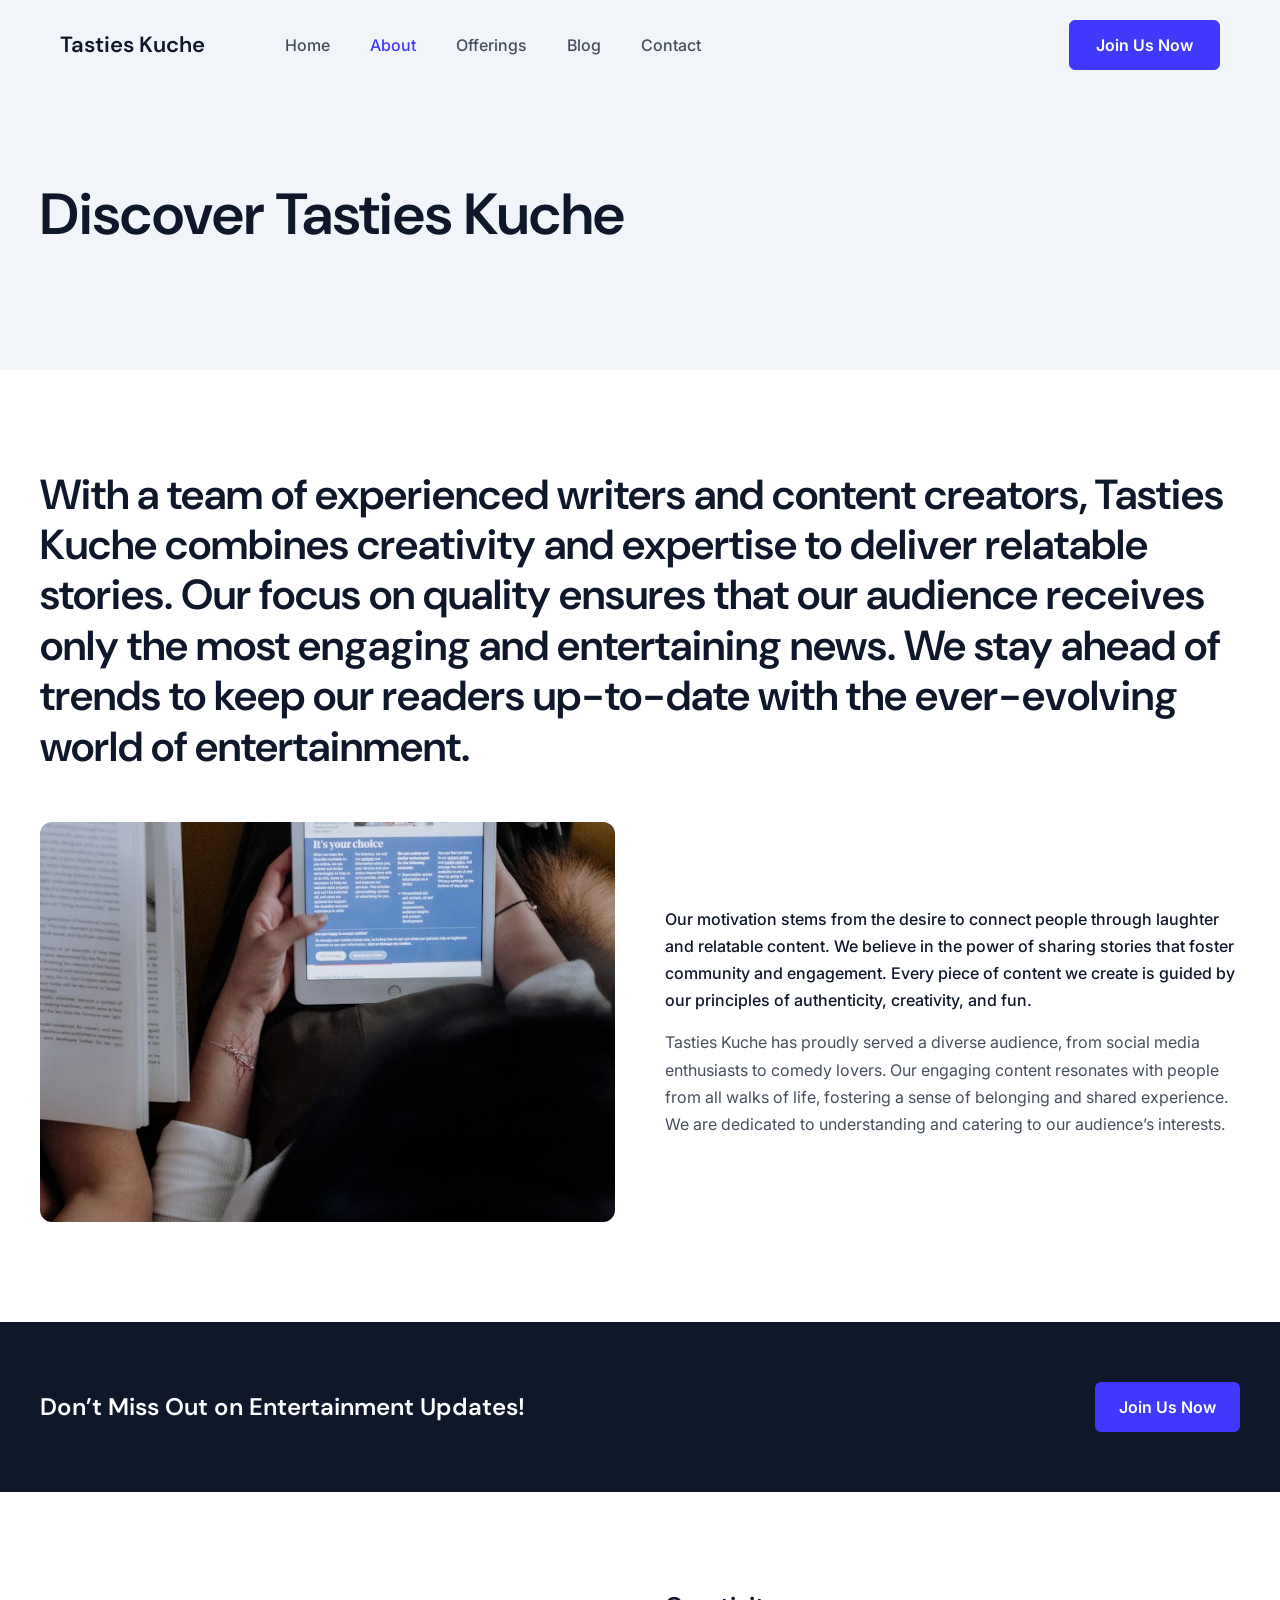
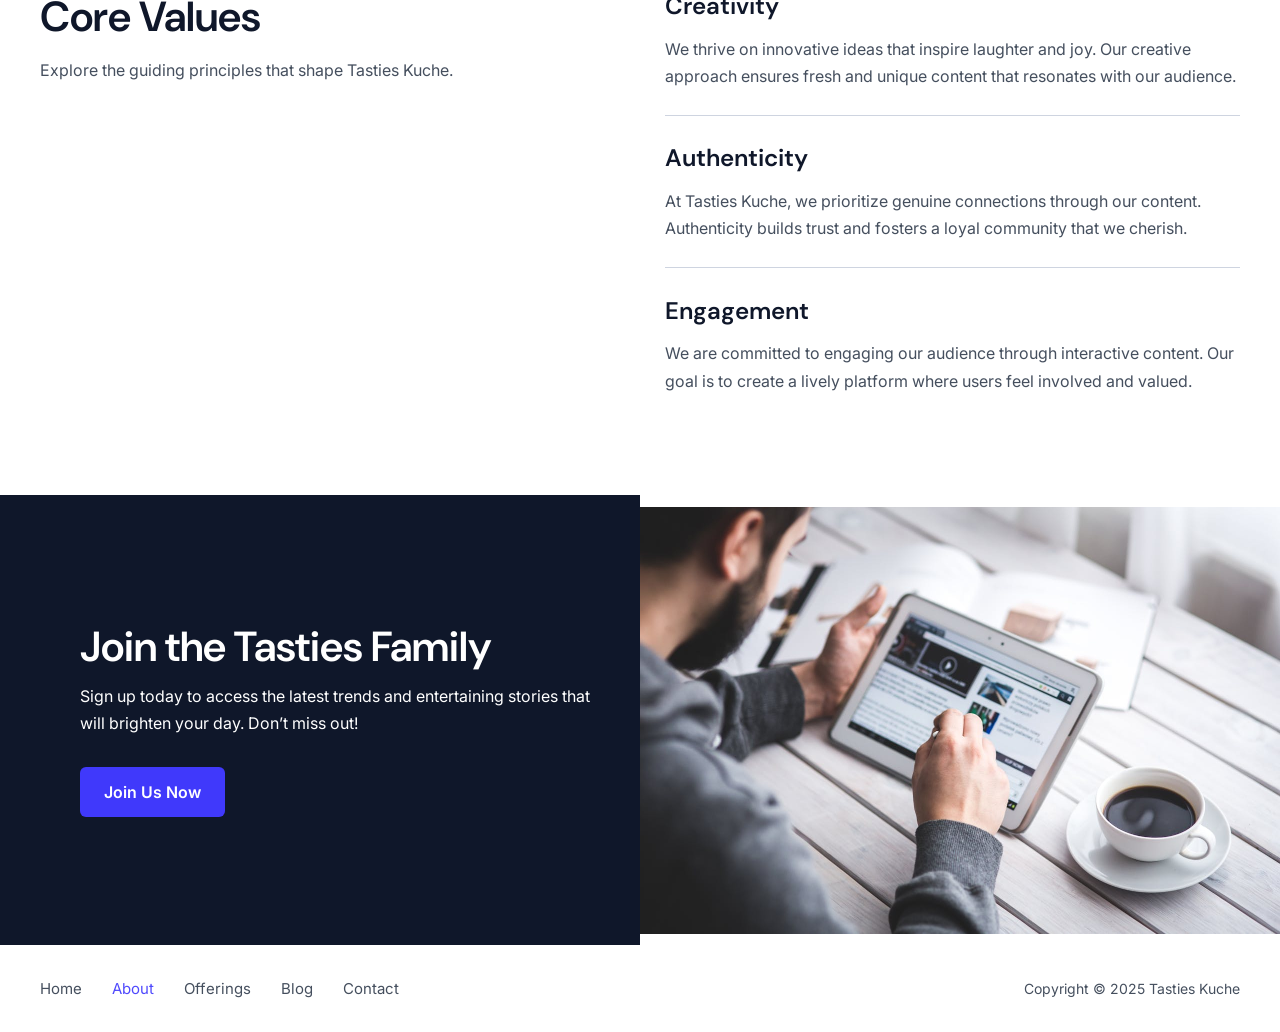
<file: about/index.html>
<!DOCTYPE html>
<html lang="en-US">
<head>
<meta charset="UTF-8">
<meta name="viewport" content="width=device-width, initial-scale=1">
	<link rel="profile" href="https://gmpg.org/xfn/11"> 
	<title>About &#8211; Tasties Kuche</title>
<meta name="robots" content="max-image-preview:large">
	<style>img:is([sizes="auto" i], [sizes^="auto," i]) { contain-intrinsic-size: 3000px 1500px }</style>
	<link rel="dns-prefetch" href="//fonts.googleapis.com">
<link rel="alternate" type="application/rss+xml" title="Tasties Kuche &raquo; Feed" href="/feed/">
<link rel="alternate" type="application/rss+xml" title="Tasties Kuche &raquo; Comments Feed" href="/comments/feed/">
<script>
window._wpemojiSettings = {"baseUrl":"https:\/\/s.w.org\/images\/core\/emoji\/15.1.0\/72x72\/","ext":".png","svgUrl":"https:\/\/s.w.org\/images\/core\/emoji\/15.1.0\/svg\/","svgExt":".svg","source":{"concatemoji":"\/wp-includes\/js\/wp-emoji-release.min.js?ver=6.8"}};
/*! This file is auto-generated */
!function(i,n){var o,s,e;function c(e){try{var t={supportTests:e,timestamp:(new Date).valueOf()};sessionStorage.setItem(o,JSON.stringify(t))}catch(e){}}function p(e,t,n){e.clearRect(0,0,e.canvas.width,e.canvas.height),e.fillText(t,0,0);var t=new Uint32Array(e.getImageData(0,0,e.canvas.width,e.canvas.height).data),r=(e.clearRect(0,0,e.canvas.width,e.canvas.height),e.fillText(n,0,0),new Uint32Array(e.getImageData(0,0,e.canvas.width,e.canvas.height).data));return t.every(function(e,t){return e===r[t]})}function u(e,t,n){switch(t){case"flag":return n(e,"🏳️‍⚧️","🏳️​⚧️")?!1:!n(e,"🇺🇳","🇺​🇳")&&!n(e,"🏴󠁧󠁢󠁥󠁮󠁧󠁿","🏴​󠁧​󠁢​󠁥​󠁮​󠁧​󠁿");case"emoji":return!n(e,"🐦‍🔥","🐦​🔥")}return!1}function f(e,t,n){var r="undefined"!=typeof WorkerGlobalScope&&self instanceof WorkerGlobalScope?new OffscreenCanvas(300,150):i.createElement("canvas"),a=r.getContext("2d",{willReadFrequently:!0}),o=(a.textBaseline="top",a.font="600 32px Arial",{});return e.forEach(function(e){o[e]=t(a,e,n)}),o}function t(e){var t=i.createElement("script");t.src=e,t.defer=!0,i.head.appendChild(t)}"undefined"!=typeof Promise&&(o="wpEmojiSettingsSupports",s=["flag","emoji"],n.supports={everything:!0,everythingExceptFlag:!0},e=new Promise(function(e){i.addEventListener("DOMContentLoaded",e,{once:!0})}),new Promise(function(t){var n=function(){try{var e=JSON.parse(sessionStorage.getItem(o));if("object"==typeof e&&"number"==typeof e.timestamp&&(new Date).valueOf()<e.timestamp+604800&&"object"==typeof e.supportTests)return e.supportTests}catch(e){}return null}();if(!n){if("undefined"!=typeof Worker&&"undefined"!=typeof OffscreenCanvas&&"undefined"!=typeof URL&&URL.createObjectURL&&"undefined"!=typeof Blob)try{var e="postMessage("+f.toString()+"("+[JSON.stringify(s),u.toString(),p.toString()].join(",")+"));",r=new Blob([e],{type:"text/javascript"}),a=new Worker(URL.createObjectURL(r),{name:"wpTestEmojiSupports"});return void(a.onmessage=function(e){c(n=e.data),a.terminate(),t(n)})}catch(e){}c(n=f(s,u,p))}t(n)}).then(function(e){for(var t in e)n.supports[t]=e[t],n.supports.everything=n.supports.everything&&n.supports[t],"flag"!==t&&(n.supports.everythingExceptFlag=n.supports.everythingExceptFlag&&n.supports[t]);n.supports.everythingExceptFlag=n.supports.everythingExceptFlag&&!n.supports.flag,n.DOMReady=!1,n.readyCallback=function(){n.DOMReady=!0}}).then(function(){return e}).then(function(){var e;n.supports.everything||(n.readyCallback(),(e=n.source||{}).concatemoji?t(e.concatemoji):e.wpemoji&&e.twemoji&&(t(e.twemoji),t(e.wpemoji)))}))}((window,document),window._wpemojiSettings);
</script>
<link rel="stylesheet" id="astra-theme-css-css" href="/wp-content/themes/astra/assets/css/minified/main.min.css?ver=4.10.1" media="all">
<style id="astra-theme-css-inline-css">:root{--ast-post-nav-space:0;--ast-container-default-xlg-padding:3em;--ast-container-default-lg-padding:3em;--ast-container-default-slg-padding:2em;--ast-container-default-md-padding:3em;--ast-container-default-sm-padding:3em;--ast-container-default-xs-padding:2.4em;--ast-container-default-xxs-padding:1.8em;--ast-code-block-background:#ECEFF3;--ast-comment-inputs-background:#F9FAFB;--ast-normal-container-width:1200px;--ast-narrow-container-width:750px;--ast-blog-title-font-weight:normal;--ast-blog-meta-weight:inherit;--ast-global-color-primary:var(--ast-global-color-5);--ast-global-color-secondary:var(--ast-global-color-4);--ast-global-color-alternate-background:var(--ast-global-color-7);--ast-global-color-subtle-background:var(--ast-global-color-6);--ast-bg-style-guide:#F8FAFC;--ast-shadow-style-guide:0px 0px 4px 0 #00000057;--ast-global-dark-bg-style:#fff;--ast-global-dark-lfs:#fbfbfb;--ast-widget-bg-color:#fafafa;--ast-wc-container-head-bg-color:#fbfbfb;--ast-title-layout-bg:#eeeeee;--ast-search-border-color:#e7e7e7;--ast-lifter-hover-bg:#e6e6e6;--ast-gallery-block-color:#000;--srfm-color-input-label:var(--ast-global-color-2);}html{font-size:100%;}a{color:var(--ast-global-color-2);}a:hover,a:focus{color:var(--ast-global-color-1);}body,button,input,select,textarea,.ast-button,.ast-custom-button{font-family:'Inter',sans-serif;font-weight:400;font-size:16px;font-size:1rem;line-height:var(--ast-body-line-height,1.7em);}blockquote{color:var(--ast-global-color-3);}h1,.entry-content h1,h2,.entry-content h2,h3,.entry-content h3,h4,.entry-content h4,h5,.entry-content h5,h6,.entry-content h6,.site-title,.site-title a{font-family:'DM Sans',sans-serif;font-weight:600;}.ast-site-identity .site-title a{color:var(--ast-global-color-2);}.site-title{font-size:22px;font-size:1.375rem;display:block;}.site-header .site-description{font-size:15px;font-size:0.9375rem;display:none;}.entry-title{font-size:26px;font-size:1.625rem;}.archive .ast-article-post .ast-article-inner,.blog .ast-article-post .ast-article-inner,.archive .ast-article-post .ast-article-inner:hover,.blog .ast-article-post .ast-article-inner:hover{overflow:hidden;}h1,.entry-content h1{font-size:58px;font-size:3.625rem;font-weight:600;font-family:'DM Sans',sans-serif;line-height:1.2em;}h2,.entry-content h2{font-size:42px;font-size:2.625rem;font-weight:600;font-family:'DM Sans',sans-serif;line-height:1.2em;}h3,.entry-content h3{font-size:24px;font-size:1.5rem;font-weight:600;font-family:'DM Sans',sans-serif;line-height:1.2em;}h4,.entry-content h4{font-size:22px;font-size:1.375rem;line-height:1.2em;font-weight:600;font-family:'DM Sans',sans-serif;}h5,.entry-content h5{font-size:20px;font-size:1.25rem;line-height:1.2em;font-weight:600;font-family:'DM Sans',sans-serif;}h6,.entry-content h6{font-size:16px;font-size:1rem;line-height:1.1em;font-weight:normal;font-family:'Inter',sans-serif;}::selection{background-color:var(--ast-global-color-0);color:#ffffff;}body,h1,.entry-title a,.entry-content h1,h2,.entry-content h2,h3,.entry-content h3,h4,.entry-content h4,h5,.entry-content h5,h6,.entry-content h6{color:var(--ast-global-color-3);}.tagcloud a:hover,.tagcloud a:focus,.tagcloud a.current-item{color:#ffffff;border-color:var(--ast-global-color-2);background-color:var(--ast-global-color-2);}input:focus,input[type="text"]:focus,input[type="email"]:focus,input[type="url"]:focus,input[type="password"]:focus,input[type="reset"]:focus,input[type="search"]:focus,textarea:focus{border-color:var(--ast-global-color-2);}input[type="radio"]:checked,input[type=reset],input[type="checkbox"]:checked,input[type="checkbox"]:hover:checked,input[type="checkbox"]:focus:checked,input[type=range]::-webkit-slider-thumb{border-color:var(--ast-global-color-2);background-color:var(--ast-global-color-2);box-shadow:none;}.site-footer a:hover + .post-count,.site-footer a:focus + .post-count{background:var(--ast-global-color-2);border-color:var(--ast-global-color-2);}.single .nav-links .nav-previous,.single .nav-links .nav-next{color:var(--ast-global-color-2);}.entry-meta,.entry-meta *{line-height:1.45;color:var(--ast-global-color-2);}.entry-meta a:not(.ast-button):hover,.entry-meta a:not(.ast-button):hover *,.entry-meta a:not(.ast-button):focus,.entry-meta a:not(.ast-button):focus *,.page-links > .page-link,.page-links .page-link:hover,.post-navigation a:hover{color:var(--ast-global-color-1);}#cat option,.secondary .calendar_wrap thead a,.secondary .calendar_wrap thead a:visited{color:var(--ast-global-color-2);}.secondary .calendar_wrap #today,.ast-progress-val span{background:var(--ast-global-color-2);}.secondary a:hover + .post-count,.secondary a:focus + .post-count{background:var(--ast-global-color-2);border-color:var(--ast-global-color-2);}.calendar_wrap #today > a{color:#ffffff;}.page-links .page-link,.single .post-navigation a{color:var(--ast-global-color-2);}.ast-search-menu-icon .search-form button.search-submit{padding:0 4px;}.ast-search-menu-icon form.search-form{padding-right:0;}.ast-search-menu-icon.slide-search input.search-field{width:0;}.ast-header-search .ast-search-menu-icon.ast-dropdown-active .search-form,.ast-header-search .ast-search-menu-icon.ast-dropdown-active .search-field:focus{transition:all 0.2s;}.search-form input.search-field:focus{outline:none;}.ast-archive-title{color:var(--ast-global-color-2);}.widget-title,.widget .wp-block-heading{font-size:22px;font-size:1.375rem;color:var(--ast-global-color-2);}.ast-single-post .entry-content a,.ast-comment-content a:not(.ast-comment-edit-reply-wrap a){text-decoration:underline;}.ast-single-post .wp-block-button .wp-block-button__link,.ast-single-post .elementor-widget-button .elementor-button,.ast-single-post .entry-content .uagb-tab a,.ast-single-post .entry-content .uagb-ifb-cta a,.ast-single-post .entry-content .wp-block-uagb-buttons a,.ast-single-post .entry-content .uabb-module-content a,.ast-single-post .entry-content .uagb-post-grid a,.ast-single-post .entry-content .uagb-timeline a,.ast-single-post .entry-content .uagb-toc__wrap a,.ast-single-post .entry-content .uagb-taxomony-box a,.ast-single-post .entry-content .woocommerce a,.entry-content .wp-block-latest-posts > li > a,.ast-single-post .entry-content .wp-block-file__button,li.ast-post-filter-single,.ast-single-post .wp-block-buttons .wp-block-button.is-style-outline .wp-block-button__link,.ast-single-post .ast-comment-content .comment-reply-link,.ast-single-post .ast-comment-content .comment-edit-link{text-decoration:none;}.ast-search-menu-icon.slide-search a:focus-visible:focus-visible,.astra-search-icon:focus-visible,#close:focus-visible,a:focus-visible,.ast-menu-toggle:focus-visible,.site .skip-link:focus-visible,.wp-block-loginout input:focus-visible,.wp-block-search.wp-block-search__button-inside .wp-block-search__inside-wrapper,.ast-header-navigation-arrow:focus-visible,.woocommerce .wc-proceed-to-checkout > .checkout-button:focus-visible,.woocommerce .woocommerce-MyAccount-navigation ul li a:focus-visible,.ast-orders-table__row .ast-orders-table__cell:focus-visible,.woocommerce .woocommerce-order-details .order-again > .button:focus-visible,.woocommerce .woocommerce-message a.button.wc-forward:focus-visible,.woocommerce #minus_qty:focus-visible,.woocommerce #plus_qty:focus-visible,a#ast-apply-coupon:focus-visible,.woocommerce .woocommerce-info a:focus-visible,.woocommerce .astra-shop-summary-wrap a:focus-visible,.woocommerce a.wc-forward:focus-visible,#ast-apply-coupon:focus-visible,.woocommerce-js .woocommerce-mini-cart-item a.remove:focus-visible,#close:focus-visible,.button.search-submit:focus-visible,#search_submit:focus,.normal-search:focus-visible,.ast-header-account-wrap:focus-visible,.woocommerce .ast-on-card-button.ast-quick-view-trigger:focus{outline-style:dotted;outline-color:inherit;outline-width:thin;}input:focus,input[type="text"]:focus,input[type="email"]:focus,input[type="url"]:focus,input[type="password"]:focus,input[type="reset"]:focus,input[type="search"]:focus,input[type="number"]:focus,textarea:focus,.wp-block-search__input:focus,[data-section="section-header-mobile-trigger"] .ast-button-wrap .ast-mobile-menu-trigger-minimal:focus,.ast-mobile-popup-drawer.active .menu-toggle-close:focus,.woocommerce-ordering select.orderby:focus,#ast-scroll-top:focus,#coupon_code:focus,.woocommerce-page #comment:focus,.woocommerce #reviews #respond input#submit:focus,.woocommerce a.add_to_cart_button:focus,.woocommerce .button.single_add_to_cart_button:focus,.woocommerce .woocommerce-cart-form button:focus,.woocommerce .woocommerce-cart-form__cart-item .quantity .qty:focus,.woocommerce .woocommerce-billing-fields .woocommerce-billing-fields__field-wrapper .woocommerce-input-wrapper > .input-text:focus,.woocommerce #order_comments:focus,.woocommerce #place_order:focus,.woocommerce .woocommerce-address-fields .woocommerce-address-fields__field-wrapper .woocommerce-input-wrapper > .input-text:focus,.woocommerce .woocommerce-MyAccount-content form button:focus,.woocommerce .woocommerce-MyAccount-content .woocommerce-EditAccountForm .woocommerce-form-row .woocommerce-Input.input-text:focus,.woocommerce .ast-woocommerce-container .woocommerce-pagination ul.page-numbers li a:focus,body #content .woocommerce form .form-row .select2-container--default .select2-selection--single:focus,#ast-coupon-code:focus,.woocommerce.woocommerce-js .quantity input[type=number]:focus,.woocommerce-js .woocommerce-mini-cart-item .quantity input[type=number]:focus,.woocommerce p#ast-coupon-trigger:focus{border-style:dotted;border-color:inherit;border-width:thin;}input{outline:none;}.ast-logo-title-inline .site-logo-img{padding-right:1em;}body .ast-oembed-container *{position:absolute;top:0;width:100%;height:100%;left:0;}body .wp-block-embed-pocket-casts .ast-oembed-container *{position:unset;}.ast-single-post-featured-section + article {margin-top: 2em;}.site-content .ast-single-post-featured-section img {width: 100%;overflow: hidden;object-fit: cover;}.site > .ast-single-related-posts-container {margin-top: 0;}@media (min-width: 922px) {.ast-desktop .ast-container--narrow {max-width: var(--ast-narrow-container-width);margin: 0 auto;}}@media (max-width:921.9px){#ast-desktop-header{display:none;}}@media (min-width:922px){#ast-mobile-header{display:none;}}.wp-block-buttons.aligncenter{justify-content:center;}@media (max-width:921px){.ast-theme-transparent-header #primary,.ast-theme-transparent-header #secondary{padding:0;}}@media (max-width:921px){.ast-plain-container.ast-no-sidebar #primary{padding:0;}}.ast-plain-container.ast-no-sidebar #primary{margin-top:0;margin-bottom:0;}@media (max-width:921px){.ast-separate-container.ast-single-post.ast-right-sidebar #primary,.ast-separate-container.ast-single-post.ast-left-sidebar #primary,.ast-separate-container.ast-single-post #primary,.ast-plain-container #primary,.ast-narrow-container #primary{margin-top:40px;margin-bottom:20px;}.ast-separate-container.ast-single-post.ast-right-sidebar #primary,.ast-separate-container.ast-single-post.ast-left-sidebar #primary,.ast-separate-container.ast-single-post #primary,.ast-plain-container.ast-single-post #primary,.ast-narrow-container.ast-single-post #primary{margin-top:40px;margin-bottom:20px;}}@media (max-width:544px){.ast-separate-container.ast-single-post.ast-right-sidebar #primary,.ast-separate-container.ast-single-post.ast-left-sidebar #primary,.ast-separate-container.ast-single-post #primary,.ast-plain-container.ast-single-post #primary,.ast-narrow-container.ast-single-post #primary{margin-top:30px;margin-bottom:20px;}}@media (max-width:921px){.ast-separate-container #primary,.ast-narrow-container #primary{padding-top:0px;}}@media (max-width:544px){.ast-separate-container #primary,.ast-narrow-container #primary{padding-top:0px;}}@media (max-width:921px){.ast-separate-container #primary,.ast-narrow-container #primary{padding-bottom:0px;}}@media (max-width:544px){.ast-separate-container #primary,.ast-narrow-container #primary{padding-bottom:0px;}}.wp-block-button.is-style-outline .wp-block-button__link{border-color:var(--ast-global-color-0);}div.wp-block-button.is-style-outline > .wp-block-button__link:not(.has-text-color),div.wp-block-button.wp-block-button__link.is-style-outline:not(.has-text-color){color:var(--ast-global-color-0);}.wp-block-button.is-style-outline .wp-block-button__link:hover,.wp-block-buttons .wp-block-button.is-style-outline .wp-block-button__link:focus,.wp-block-buttons .wp-block-button.is-style-outline > .wp-block-button__link:not(.has-text-color):hover,.wp-block-buttons .wp-block-button.wp-block-button__link.is-style-outline:not(.has-text-color):hover{color:#ffffff;background-color:var(--ast-global-color-1);border-color:var(--ast-global-color-1);}.post-page-numbers.current .page-link,.ast-pagination .page-numbers.current{color:#ffffff;border-color:var(--ast-global-color-0);background-color:var(--ast-global-color-0);}.wp-block-buttons .wp-block-button.is-style-outline .wp-block-button__link.wp-element-button,.ast-outline-button,.wp-block-uagb-buttons-child .uagb-buttons-repeater.ast-outline-button{border-color:var(--ast-global-color-2);border-top-width:1px;border-right-width:1px;border-bottom-width:1px;border-left-width:1px;font-family:inherit;font-weight:600;font-size:16px;font-size:1rem;line-height:1em;padding-top:17px;padding-right:24px;padding-bottom:17px;padding-left:24px;border-top-left-radius:6px;border-top-right-radius:6px;border-bottom-right-radius:6px;border-bottom-left-radius:6px;}.wp-block-buttons .wp-block-button.is-style-outline > .wp-block-button__link:not(.has-text-color),.wp-block-buttons .wp-block-button.wp-block-button__link.is-style-outline:not(.has-text-color),.ast-outline-button{color:var(--ast-global-color-2);}.wp-block-button.is-style-outline .wp-block-button__link:hover,.wp-block-buttons .wp-block-button.is-style-outline .wp-block-button__link:focus,.wp-block-buttons .wp-block-button.is-style-outline > .wp-block-button__link:not(.has-text-color):hover,.wp-block-buttons .wp-block-button.wp-block-button__link.is-style-outline:not(.has-text-color):hover,.ast-outline-button:hover,.ast-outline-button:focus,.wp-block-uagb-buttons-child .uagb-buttons-repeater.ast-outline-button:hover,.wp-block-uagb-buttons-child .uagb-buttons-repeater.ast-outline-button:focus{color:#ffffff;background-color:var(--ast-global-color-1);border-color:var(--ast-global-color-1);}.wp-block-button .wp-block-button__link.wp-element-button.is-style-outline:not(.has-background),.wp-block-button.is-style-outline>.wp-block-button__link.wp-element-button:not(.has-background),.ast-outline-button{background-color:transparent;}.entry-content[data-ast-blocks-layout] > figure{margin-bottom:1em;}h1.widget-title{font-weight:600;}h2.widget-title{font-weight:600;}h3.widget-title{font-weight:600;}.elementor-widget-container .elementor-loop-container .e-loop-item[data-elementor-type="loop-item"]{width:100%;}#page{display:flex;flex-direction:column;min-height:100vh;}.ast-404-layout-1 h1.page-title{color:var(--ast-global-color-2);}.single .post-navigation a{line-height:1em;height:inherit;}.error-404 .page-sub-title{font-size:1.5rem;font-weight:inherit;}.search .site-content .content-area .search-form{margin-bottom:0;}#page .site-content{flex-grow:1;}.widget{margin-bottom:1.25em;}#secondary li{line-height:1.5em;}#secondary .wp-block-group h2{margin-bottom:0.7em;}#secondary h2{font-size:1.7rem;}.ast-separate-container .ast-article-post,.ast-separate-container .ast-article-single,.ast-separate-container .comment-respond{padding:3em;}.ast-separate-container .ast-article-single .ast-article-single{padding:0;}.ast-article-single .wp-block-post-template-is-layout-grid{padding-left:0;}.ast-separate-container .comments-title,.ast-narrow-container .comments-title{padding:1.5em 2em;}.ast-page-builder-template .comment-form-textarea,.ast-comment-formwrap .ast-grid-common-col{padding:0;}.ast-comment-formwrap{padding:0;display:inline-flex;column-gap:20px;width:100%;margin-left:0;margin-right:0;}.comments-area textarea#comment:focus,.comments-area textarea#comment:active,.comments-area .ast-comment-formwrap input[type="text"]:focus,.comments-area .ast-comment-formwrap input[type="text"]:active {box-shadow:none;outline:none;}.archive.ast-page-builder-template .entry-header{margin-top:2em;}.ast-page-builder-template .ast-comment-formwrap{width:100%;}.entry-title{margin-bottom:0.5em;}.ast-archive-description p{font-size:inherit;font-weight:inherit;line-height:inherit;}.ast-separate-container .ast-comment-list li.depth-1,.hentry{margin-bottom:2em;}@media (min-width:921px){.ast-left-sidebar.ast-page-builder-template #secondary,.archive.ast-right-sidebar.ast-page-builder-template .site-main{padding-left:20px;padding-right:20px;}}@media (max-width:544px){.ast-comment-formwrap.ast-row{column-gap:10px;display:inline-block;}#ast-commentform .ast-grid-common-col{position:relative;width:100%;}}@media (min-width:1201px){.ast-separate-container .ast-article-post,.ast-separate-container .ast-article-single,.ast-separate-container .ast-author-box,.ast-separate-container .ast-404-layout-1,.ast-separate-container .no-results{padding:3em;}}@media (max-width:921px){.ast-separate-container #primary,.ast-separate-container #secondary{padding:1.5em 0;}#primary,#secondary{padding:1.5em 0;margin:0;}.ast-left-sidebar #content > .ast-container{display:flex;flex-direction:column-reverse;width:100%;}}@media (min-width:922px){.ast-separate-container.ast-right-sidebar #primary,.ast-separate-container.ast-left-sidebar #primary{border:0;}.search-no-results.ast-separate-container #primary{margin-bottom:4em;}}.wp-block-button .wp-block-button__link{color:#ffffff;}.wp-block-button .wp-block-button__link:hover,.wp-block-button .wp-block-button__link:focus{color:#ffffff;background-color:var(--ast-global-color-1);border-color:var(--ast-global-color-1);}.elementor-widget-heading h1.elementor-heading-title{line-height:1.2em;}.elementor-widget-heading h2.elementor-heading-title{line-height:1.2em;}.elementor-widget-heading h3.elementor-heading-title{line-height:1.2em;}.elementor-widget-heading h4.elementor-heading-title{line-height:1.2em;}.elementor-widget-heading h5.elementor-heading-title{line-height:1.2em;}.elementor-widget-heading h6.elementor-heading-title{line-height:1.1em;}.wp-block-button .wp-block-button__link,.wp-block-search .wp-block-search__button,body .wp-block-file .wp-block-file__button{border-style:solid;border-top-width:0px;border-right-width:0px;border-left-width:0px;border-bottom-width:0px;border-color:var(--ast-global-color-0);background-color:var(--ast-global-color-0);color:#ffffff;font-family:inherit;font-weight:600;line-height:1em;font-size:16px;font-size:1rem;border-top-left-radius:6px;border-top-right-radius:6px;border-bottom-right-radius:6px;border-bottom-left-radius:6px;padding-top:17px;padding-right:24px;padding-bottom:17px;padding-left:24px;}@media (max-width:921px){.wp-block-button .wp-block-button__link,.wp-block-search .wp-block-search__button,body .wp-block-file .wp-block-file__button{padding-top:17px;padding-right:24px;padding-bottom:17px;padding-left:24px;}}@media (max-width:544px){.wp-block-button .wp-block-button__link,.wp-block-search .wp-block-search__button,body .wp-block-file .wp-block-file__button{padding-top:17px;padding-right:24px;padding-bottom:17px;padding-left:24px;}}.menu-toggle,button,.ast-button,.ast-custom-button,.button,input#submit,input[type="button"],input[type="submit"],input[type="reset"],form[CLASS*="wp-block-search__"].wp-block-search .wp-block-search__inside-wrapper .wp-block-search__button,body .wp-block-file .wp-block-file__button,.search .search-submit,.woocommerce-js a.button,.woocommerce button.button,.woocommerce .woocommerce-message a.button,.woocommerce #respond input#submit.alt,.woocommerce input.button.alt,.woocommerce input.button,.woocommerce input.button:disabled,.woocommerce input.button:disabled[disabled],.woocommerce input.button:disabled:hover,.woocommerce input.button:disabled[disabled]:hover,.woocommerce #respond input#submit,.woocommerce button.button.alt.disabled,.wc-block-grid__products .wc-block-grid__product .wp-block-button__link,.wc-block-grid__product-onsale,[CLASS*="wc-block"] button,.woocommerce-js .astra-cart-drawer .astra-cart-drawer-content .woocommerce-mini-cart__buttons .button:not(.checkout):not(.ast-continue-shopping),.woocommerce-js .astra-cart-drawer .astra-cart-drawer-content .woocommerce-mini-cart__buttons a.checkout,.woocommerce button.button.alt.disabled.wc-variation-selection-needed,[CLASS*="wc-block"] .wc-block-components-button{border-style:solid;border-top-width:0px;border-right-width:0px;border-left-width:0px;border-bottom-width:0px;color:#ffffff;border-color:var(--ast-global-color-0);background-color:var(--ast-global-color-0);padding-top:17px;padding-right:24px;padding-bottom:17px;padding-left:24px;font-family:inherit;font-weight:600;font-size:16px;font-size:1rem;line-height:1em;border-top-left-radius:6px;border-top-right-radius:6px;border-bottom-right-radius:6px;border-bottom-left-radius:6px;}button:focus,.menu-toggle:hover,button:hover,.ast-button:hover,.ast-custom-button:hover .button:hover,.ast-custom-button:hover ,input[type=reset]:hover,input[type=reset]:focus,input#submit:hover,input#submit:focus,input[type="button"]:hover,input[type="button"]:focus,input[type="submit"]:hover,input[type="submit"]:focus,form[CLASS*="wp-block-search__"].wp-block-search .wp-block-search__inside-wrapper .wp-block-search__button:hover,form[CLASS*="wp-block-search__"].wp-block-search .wp-block-search__inside-wrapper .wp-block-search__button:focus,body .wp-block-file .wp-block-file__button:hover,body .wp-block-file .wp-block-file__button:focus,.woocommerce-js a.button:hover,.woocommerce button.button:hover,.woocommerce .woocommerce-message a.button:hover,.woocommerce #respond input#submit:hover,.woocommerce #respond input#submit.alt:hover,.woocommerce input.button.alt:hover,.woocommerce input.button:hover,.woocommerce button.button.alt.disabled:hover,.wc-block-grid__products .wc-block-grid__product .wp-block-button__link:hover,[CLASS*="wc-block"] button:hover,.woocommerce-js .astra-cart-drawer .astra-cart-drawer-content .woocommerce-mini-cart__buttons .button:not(.checkout):not(.ast-continue-shopping):hover,.woocommerce-js .astra-cart-drawer .astra-cart-drawer-content .woocommerce-mini-cart__buttons a.checkout:hover,.woocommerce button.button.alt.disabled.wc-variation-selection-needed:hover,[CLASS*="wc-block"] .wc-block-components-button:hover,[CLASS*="wc-block"] .wc-block-components-button:focus{color:#ffffff;background-color:var(--ast-global-color-1);border-color:var(--ast-global-color-1);}form[CLASS*="wp-block-search__"].wp-block-search .wp-block-search__inside-wrapper .wp-block-search__button.has-icon{padding-top:calc(17px - 3px);padding-right:calc(24px - 3px);padding-bottom:calc(17px - 3px);padding-left:calc(24px - 3px);}@media (max-width:921px){.menu-toggle,button,.ast-button,.ast-custom-button,.button,input#submit,input[type="button"],input[type="submit"],input[type="reset"],form[CLASS*="wp-block-search__"].wp-block-search .wp-block-search__inside-wrapper .wp-block-search__button,body .wp-block-file .wp-block-file__button,.search .search-submit,.woocommerce-js a.button,.woocommerce button.button,.woocommerce .woocommerce-message a.button,.woocommerce #respond input#submit.alt,.woocommerce input.button.alt,.woocommerce input.button,.woocommerce input.button:disabled,.woocommerce input.button:disabled[disabled],.woocommerce input.button:disabled:hover,.woocommerce input.button:disabled[disabled]:hover,.woocommerce #respond input#submit,.woocommerce button.button.alt.disabled,.wc-block-grid__products .wc-block-grid__product .wp-block-button__link,.wc-block-grid__product-onsale,[CLASS*="wc-block"] button,.woocommerce-js .astra-cart-drawer .astra-cart-drawer-content .woocommerce-mini-cart__buttons .button:not(.checkout):not(.ast-continue-shopping),.woocommerce-js .astra-cart-drawer .astra-cart-drawer-content .woocommerce-mini-cart__buttons a.checkout,.woocommerce button.button.alt.disabled.wc-variation-selection-needed,[CLASS*="wc-block"] .wc-block-components-button{padding-top:17px;padding-right:24px;padding-bottom:17px;padding-left:24px;}}@media (max-width:544px){.menu-toggle,button,.ast-button,.ast-custom-button,.button,input#submit,input[type="button"],input[type="submit"],input[type="reset"],form[CLASS*="wp-block-search__"].wp-block-search .wp-block-search__inside-wrapper .wp-block-search__button,body .wp-block-file .wp-block-file__button,.search .search-submit,.woocommerce-js a.button,.woocommerce button.button,.woocommerce .woocommerce-message a.button,.woocommerce #respond input#submit.alt,.woocommerce input.button.alt,.woocommerce input.button,.woocommerce input.button:disabled,.woocommerce input.button:disabled[disabled],.woocommerce input.button:disabled:hover,.woocommerce input.button:disabled[disabled]:hover,.woocommerce #respond input#submit,.woocommerce button.button.alt.disabled,.wc-block-grid__products .wc-block-grid__product .wp-block-button__link,.wc-block-grid__product-onsale,[CLASS*="wc-block"] button,.woocommerce-js .astra-cart-drawer .astra-cart-drawer-content .woocommerce-mini-cart__buttons .button:not(.checkout):not(.ast-continue-shopping),.woocommerce-js .astra-cart-drawer .astra-cart-drawer-content .woocommerce-mini-cart__buttons a.checkout,.woocommerce button.button.alt.disabled.wc-variation-selection-needed,[CLASS*="wc-block"] .wc-block-components-button{padding-top:17px;padding-right:24px;padding-bottom:17px;padding-left:24px;}}@media (max-width:921px){.ast-mobile-header-stack .main-header-bar .ast-search-menu-icon{display:inline-block;}.ast-header-break-point.ast-header-custom-item-outside .ast-mobile-header-stack .main-header-bar .ast-search-icon{margin:0;}.ast-comment-avatar-wrap img{max-width:2.5em;}.ast-comment-meta{padding:0 1.8888em 1.3333em;}.ast-separate-container .ast-comment-list li.depth-1{padding:1.5em 2.14em;}.ast-separate-container .comment-respond{padding:2em 2.14em;}}@media (min-width:544px){.ast-container{max-width:100%;}}@media (max-width:544px){.ast-separate-container .ast-article-post,.ast-separate-container .ast-article-single,.ast-separate-container .comments-title,.ast-separate-container .ast-archive-description{padding:1.5em 1em;}.ast-separate-container #content .ast-container{padding-left:0.54em;padding-right:0.54em;}.ast-separate-container .ast-comment-list .bypostauthor{padding:.5em;}.ast-search-menu-icon.ast-dropdown-active .search-field{width:170px;}} #ast-mobile-header .ast-site-header-cart-li a{pointer-events:none;}.ast-separate-container{background-color:var(--ast-global-color-4);background-image:none;}@media (max-width:921px){.widget-title{font-size:22px;font-size:1.375rem;}body,button,input,select,textarea,.ast-button,.ast-custom-button{font-size:16px;font-size:1rem;}#secondary,#secondary button,#secondary input,#secondary select,#secondary textarea{font-size:16px;font-size:1rem;}.site-title{font-size:22px;font-size:1.375rem;display:block;}.site-header .site-description{display:none;}.entry-title{font-size:24px;font-size:1.5rem;}h1,.entry-content h1{font-size:40px;}h2,.entry-content h2{font-size:32px;}h3,.entry-content h3{font-size:24px;}h4,.entry-content h4{font-size:22px;font-size:1.375rem;}h5,.entry-content h5{font-size:18px;font-size:1.125rem;}h6,.entry-content h6{font-size:16px;font-size:1rem;}body,.ast-separate-container{background-color:var(--ast-global-color-4);background-image:none;}}@media (max-width:544px){.widget-title{font-size:22px;font-size:1.375rem;}body,button,input,select,textarea,.ast-button,.ast-custom-button{font-size:16px;font-size:1rem;}#secondary,#secondary button,#secondary input,#secondary select,#secondary textarea{font-size:16px;font-size:1rem;}.site-title{font-size:20px;font-size:1.25rem;display:block;}.site-header .site-description{display:none;}.entry-title{font-size:24px;font-size:1.5rem;}h1,.entry-content h1{font-size:32px;}h2,.entry-content h2{font-size:26px;}h3,.entry-content h3{font-size:22px;}h4,.entry-content h4{font-size:19px;font-size:1.1875rem;}h5,.entry-content h5{font-size:18px;font-size:1.125rem;}h6,.entry-content h6{font-size:16px;font-size:1rem;}body,.ast-separate-container{background-color:var(--ast-global-color-4);background-image:none;}}@media (max-width:544px){html{font-size:100%;}}@media (min-width:922px){.ast-container{max-width:1240px;}}@media (min-width:922px){.site-content .ast-container{display:flex;}}@media (max-width:921px){.site-content .ast-container{flex-direction:column;}}@media (min-width:922px){.main-header-menu .sub-menu .menu-item.ast-left-align-sub-menu:hover > .sub-menu,.main-header-menu .sub-menu .menu-item.ast-left-align-sub-menu.focus > .sub-menu{margin-left:-0px;}}.entry-content li > p{margin-bottom:0;}.site .comments-area{padding-top:2em;padding-bottom:3em;}.wp-block-file {display: flex;align-items: center;flex-wrap: wrap;justify-content: space-between;}.wp-block-pullquote {border: none;}.wp-block-pullquote blockquote::before {content: "\201D";font-family: "Helvetica",sans-serif;display: flex;transform: rotate( 180deg );font-size: 6rem;font-style: normal;line-height: 1;font-weight: bold;align-items: center;justify-content: center;}.has-text-align-right > blockquote::before {justify-content: flex-start;}.has-text-align-left > blockquote::before {justify-content: flex-end;}figure.wp-block-pullquote.is-style-solid-color blockquote {max-width: 100%;text-align: inherit;}:root {--wp--custom--ast-default-block-top-padding: 100px;--wp--custom--ast-default-block-right-padding: 80px;--wp--custom--ast-default-block-bottom-padding: 100px;--wp--custom--ast-default-block-left-padding: 80px;--wp--custom--ast-container-width: 1200px;--wp--custom--ast-content-width-size: 1200px;--wp--custom--ast-wide-width-size: calc(1200px + var(--wp--custom--ast-default-block-left-padding) + var(--wp--custom--ast-default-block-right-padding));}.ast-narrow-container {--wp--custom--ast-content-width-size: 750px;--wp--custom--ast-wide-width-size: 750px;}@media(max-width: 921px) {:root {--wp--custom--ast-default-block-top-padding: 50px;--wp--custom--ast-default-block-right-padding: 50px;--wp--custom--ast-default-block-bottom-padding: 50px;--wp--custom--ast-default-block-left-padding: 50px;}}@media(max-width: 544px) {:root {--wp--custom--ast-default-block-top-padding: 50px;--wp--custom--ast-default-block-right-padding: 30px;--wp--custom--ast-default-block-bottom-padding: 50px;--wp--custom--ast-default-block-left-padding: 30px;}}.entry-content > .wp-block-group,.entry-content > .wp-block-cover,.entry-content > .wp-block-columns {padding-top: var(--wp--custom--ast-default-block-top-padding);padding-right: var(--wp--custom--ast-default-block-right-padding);padding-bottom: var(--wp--custom--ast-default-block-bottom-padding);padding-left: var(--wp--custom--ast-default-block-left-padding);}.ast-plain-container.ast-no-sidebar .entry-content > .alignfull,.ast-page-builder-template .ast-no-sidebar .entry-content > .alignfull {margin-left: calc( -50vw + 50%);margin-right: calc( -50vw + 50%);max-width: 100vw;width: 100vw;}.ast-plain-container.ast-no-sidebar .entry-content .alignfull .alignfull,.ast-page-builder-template.ast-no-sidebar .entry-content .alignfull .alignfull,.ast-plain-container.ast-no-sidebar .entry-content .alignfull .alignwide,.ast-page-builder-template.ast-no-sidebar .entry-content .alignfull .alignwide,.ast-plain-container.ast-no-sidebar .entry-content .alignwide .alignfull,.ast-page-builder-template.ast-no-sidebar .entry-content .alignwide .alignfull,.ast-plain-container.ast-no-sidebar .entry-content .alignwide .alignwide,.ast-page-builder-template.ast-no-sidebar .entry-content .alignwide .alignwide,.ast-plain-container.ast-no-sidebar .entry-content .wp-block-column .alignfull,.ast-page-builder-template.ast-no-sidebar .entry-content .wp-block-column .alignfull,.ast-plain-container.ast-no-sidebar .entry-content .wp-block-column .alignwide,.ast-page-builder-template.ast-no-sidebar .entry-content .wp-block-column .alignwide {margin-left: auto;margin-right: auto;width: 100%;}[data-ast-blocks-layout] .wp-block-separator:not(.is-style-dots) {height: 0;}[data-ast-blocks-layout] .wp-block-separator {margin: 20px auto;}[data-ast-blocks-layout] .wp-block-separator:not(.is-style-wide):not(.is-style-dots) {max-width: 100px;}[data-ast-blocks-layout] .wp-block-separator.has-background {padding: 0;}.entry-content[data-ast-blocks-layout] > * {max-width: var(--wp--custom--ast-content-width-size);margin-left: auto;margin-right: auto;}.entry-content[data-ast-blocks-layout] > .alignwide {max-width: var(--wp--custom--ast-wide-width-size);}.entry-content[data-ast-blocks-layout] .alignfull {max-width: none;}.entry-content .wp-block-columns {margin-bottom: 0;}blockquote {margin: 1.5em;border-color: rgba(0,0,0,0.05);}.wp-block-quote:not(.has-text-align-right):not(.has-text-align-center) {border-left: 5px solid rgba(0,0,0,0.05);}.has-text-align-right > blockquote,blockquote.has-text-align-right {border-right: 5px solid rgba(0,0,0,0.05);}.has-text-align-left > blockquote,blockquote.has-text-align-left {border-left: 5px solid rgba(0,0,0,0.05);}.wp-block-site-tagline,.wp-block-latest-posts .read-more {margin-top: 15px;}.wp-block-loginout p label {display: block;}.wp-block-loginout p:not(.login-remember):not(.login-submit) input {width: 100%;}.wp-block-loginout input:focus {border-color: transparent;}.wp-block-loginout input:focus {outline: thin dotted;}.entry-content .wp-block-media-text .wp-block-media-text__content {padding: 0 0 0 8%;}.entry-content .wp-block-media-text.has-media-on-the-right .wp-block-media-text__content {padding: 0 8% 0 0;}.entry-content .wp-block-media-text.has-background .wp-block-media-text__content {padding: 8%;}.entry-content .wp-block-cover:not([class*="background-color"]):not(.has-text-color.has-link-color) .wp-block-cover__inner-container,.entry-content .wp-block-cover:not([class*="background-color"]) .wp-block-cover-image-text,.entry-content .wp-block-cover:not([class*="background-color"]) .wp-block-cover-text,.entry-content .wp-block-cover-image:not([class*="background-color"]) .wp-block-cover__inner-container,.entry-content .wp-block-cover-image:not([class*="background-color"]) .wp-block-cover-image-text,.entry-content .wp-block-cover-image:not([class*="background-color"]) .wp-block-cover-text {color: var(--ast-global-color-primary,var(--ast-global-color-5));}.wp-block-loginout .login-remember input {width: 1.1rem;height: 1.1rem;margin: 0 5px 4px 0;vertical-align: middle;}.wp-block-latest-posts > li > *:first-child,.wp-block-latest-posts:not(.is-grid) > li:first-child {margin-top: 0;}.entry-content > .wp-block-buttons,.entry-content > .wp-block-uagb-buttons {margin-bottom: 1.5em;}.wp-block-search__inside-wrapper .wp-block-search__input {padding: 0 10px;color: var(--ast-global-color-3);background: var(--ast-global-color-primary,var(--ast-global-color-5));border-color: var(--ast-border-color);}.wp-block-latest-posts .read-more {margin-bottom: 1.5em;}.wp-block-search__no-button .wp-block-search__inside-wrapper .wp-block-search__input {padding-top: 5px;padding-bottom: 5px;}.wp-block-latest-posts .wp-block-latest-posts__post-date,.wp-block-latest-posts .wp-block-latest-posts__post-author {font-size: 1rem;}.wp-block-latest-posts > li > *,.wp-block-latest-posts:not(.is-grid) > li {margin-top: 12px;margin-bottom: 12px;}.ast-page-builder-template .entry-content[data-ast-blocks-layout] > *,.ast-page-builder-template .entry-content[data-ast-blocks-layout] > .alignfull:not(.wp-block-group):not(.uagb-is-root-container) > * {max-width: none;}.ast-page-builder-template .entry-content[data-ast-blocks-layout] > .alignwide:not(.uagb-is-root-container) > * {max-width: var(--wp--custom--ast-wide-width-size);}.ast-page-builder-template .entry-content[data-ast-blocks-layout] > .inherit-container-width > *,.ast-page-builder-template .entry-content[data-ast-blocks-layout] > *:not(.wp-block-group):not(.uagb-is-root-container) > *,.entry-content[data-ast-blocks-layout] > .wp-block-cover .wp-block-cover__inner-container {max-width: var(--wp--custom--ast-content-width-size) ;margin-left: auto;margin-right: auto;}.entry-content[data-ast-blocks-layout] .wp-block-cover:not(.alignleft):not(.alignright) {width: auto;}@media(max-width: 1200px) {.ast-separate-container .entry-content > .alignfull,.ast-separate-container .entry-content[data-ast-blocks-layout] > .alignwide,.ast-plain-container .entry-content[data-ast-blocks-layout] > .alignwide,.ast-plain-container .entry-content .alignfull {margin-left: calc(-1 * min(var(--ast-container-default-xlg-padding),20px)) ;margin-right: calc(-1 * min(var(--ast-container-default-xlg-padding),20px));}}@media(min-width: 1201px) {.ast-separate-container .entry-content > .alignfull {margin-left: calc(-1 * var(--ast-container-default-xlg-padding) );margin-right: calc(-1 * var(--ast-container-default-xlg-padding) );}.ast-separate-container .entry-content[data-ast-blocks-layout] > .alignwide,.ast-plain-container .entry-content[data-ast-blocks-layout] > .alignwide {margin-left: calc(-1 * var(--wp--custom--ast-default-block-left-padding) );margin-right: calc(-1 * var(--wp--custom--ast-default-block-right-padding) );}}@media(min-width: 921px) {.ast-separate-container .entry-content .wp-block-group.alignwide:not(.inherit-container-width) > :where(:not(.alignleft):not(.alignright)),.ast-plain-container .entry-content .wp-block-group.alignwide:not(.inherit-container-width) > :where(:not(.alignleft):not(.alignright)) {max-width: calc( var(--wp--custom--ast-content-width-size) + 80px );}.ast-plain-container.ast-right-sidebar .entry-content[data-ast-blocks-layout] .alignfull,.ast-plain-container.ast-left-sidebar .entry-content[data-ast-blocks-layout] .alignfull {margin-left: -60px;margin-right: -60px;}}@media(min-width: 544px) {.entry-content > .alignleft {margin-right: 20px;}.entry-content > .alignright {margin-left: 20px;}}@media (max-width:544px){.wp-block-columns .wp-block-column:not(:last-child){margin-bottom:20px;}.wp-block-latest-posts{margin:0;}}@media( max-width: 600px ) {.entry-content .wp-block-media-text .wp-block-media-text__content,.entry-content .wp-block-media-text.has-media-on-the-right .wp-block-media-text__content {padding: 8% 0 0;}.entry-content .wp-block-media-text.has-background .wp-block-media-text__content {padding: 8%;}}.ast-narrow-container .site-content .wp-block-uagb-image--align-full .wp-block-uagb-image__figure {max-width: 100%;margin-left: auto;margin-right: auto;}.entry-content ul,.entry-content ol {padding: revert;margin: revert;}:root .has-ast-global-color-0-color{color:var(--ast-global-color-0);}:root .has-ast-global-color-0-background-color{background-color:var(--ast-global-color-0);}:root .wp-block-button .has-ast-global-color-0-color{color:var(--ast-global-color-0);}:root .wp-block-button .has-ast-global-color-0-background-color{background-color:var(--ast-global-color-0);}:root .has-ast-global-color-1-color{color:var(--ast-global-color-1);}:root .has-ast-global-color-1-background-color{background-color:var(--ast-global-color-1);}:root .wp-block-button .has-ast-global-color-1-color{color:var(--ast-global-color-1);}:root .wp-block-button .has-ast-global-color-1-background-color{background-color:var(--ast-global-color-1);}:root .has-ast-global-color-2-color{color:var(--ast-global-color-2);}:root .has-ast-global-color-2-background-color{background-color:var(--ast-global-color-2);}:root .wp-block-button .has-ast-global-color-2-color{color:var(--ast-global-color-2);}:root .wp-block-button .has-ast-global-color-2-background-color{background-color:var(--ast-global-color-2);}:root .has-ast-global-color-3-color{color:var(--ast-global-color-3);}:root .has-ast-global-color-3-background-color{background-color:var(--ast-global-color-3);}:root .wp-block-button .has-ast-global-color-3-color{color:var(--ast-global-color-3);}:root .wp-block-button .has-ast-global-color-3-background-color{background-color:var(--ast-global-color-3);}:root .has-ast-global-color-4-color{color:var(--ast-global-color-4);}:root .has-ast-global-color-4-background-color{background-color:var(--ast-global-color-4);}:root .wp-block-button .has-ast-global-color-4-color{color:var(--ast-global-color-4);}:root .wp-block-button .has-ast-global-color-4-background-color{background-color:var(--ast-global-color-4);}:root .has-ast-global-color-5-color{color:var(--ast-global-color-5);}:root .has-ast-global-color-5-background-color{background-color:var(--ast-global-color-5);}:root .wp-block-button .has-ast-global-color-5-color{color:var(--ast-global-color-5);}:root .wp-block-button .has-ast-global-color-5-background-color{background-color:var(--ast-global-color-5);}:root .has-ast-global-color-6-color{color:var(--ast-global-color-6);}:root .has-ast-global-color-6-background-color{background-color:var(--ast-global-color-6);}:root .wp-block-button .has-ast-global-color-6-color{color:var(--ast-global-color-6);}:root .wp-block-button .has-ast-global-color-6-background-color{background-color:var(--ast-global-color-6);}:root .has-ast-global-color-7-color{color:var(--ast-global-color-7);}:root .has-ast-global-color-7-background-color{background-color:var(--ast-global-color-7);}:root .wp-block-button .has-ast-global-color-7-color{color:var(--ast-global-color-7);}:root .wp-block-button .has-ast-global-color-7-background-color{background-color:var(--ast-global-color-7);}:root .has-ast-global-color-8-color{color:var(--ast-global-color-8);}:root .has-ast-global-color-8-background-color{background-color:var(--ast-global-color-8);}:root .wp-block-button .has-ast-global-color-8-color{color:var(--ast-global-color-8);}:root .wp-block-button .has-ast-global-color-8-background-color{background-color:var(--ast-global-color-8);}:root{--ast-global-color-0:#4039fb;--ast-global-color-1:#4f49fd;--ast-global-color-2:#0f172a;--ast-global-color-3:#454f5e;--ast-global-color-4:#f1f5f9;--ast-global-color-5:#FFFFFF;--ast-global-color-6:#ced4e0;--ast-global-color-7:#0f172a;--ast-global-color-8:#000000;}:root {--ast-border-color : var(--ast-global-color-6);}.site .site-content #primary{margin-top:0px;margin-bottom:0px;margin-left:0px;margin-right:0px;}.site .site-content #primary .ast-article-single,.ast-separate-container .site-content #secondary .widget{padding-top:0px;padding-bottom:0px;padding-left:0px;padding-right:0px;}@media (max-width:921px){.site .site-content #primary{margin-top:0px;margin-bottom:0px;margin-left:0px;margin-right:0px;}.site .site-content #primary .ast-article-single,.ast-separate-container .site-content #secondary .widget{padding-top:0px;padding-bottom:0px;padding-left:0px;padding-right:0px;}}@media (max-width:544px){.site .site-content #primary{margin-top:0px;margin-bottom:0px;margin-left:0px;margin-right:0px;}.site .site-content #primary .ast-article-single,.ast-separate-container .site-content #secondary .widget{padding-top:0px;padding-bottom:0px;padding-left:0px;padding-right:0px;}}.ast-single-entry-banner {-js-display: flex;display: flex;flex-direction: column;justify-content: center;text-align: center;position: relative;background: var(--ast-title-layout-bg);}.ast-single-entry-banner[data-banner-layout="layout-1"] {max-width: 1200px;background: inherit;padding: 20px 0;}.ast-single-entry-banner[data-banner-width-type="custom"] {margin: 0 auto;width: 100%;}.ast-single-entry-banner + .site-content .entry-header {margin-bottom: 0;}.site .ast-author-avatar {--ast-author-avatar-size: ;}a.ast-underline-text {text-decoration: underline;}.ast-container > .ast-terms-link {position: relative;display: block;}a.ast-button.ast-badge-tax {padding: 4px 8px;border-radius: 3px;font-size: inherit;}header.entry-header:not(.related-entry-header) .entry-title{font-weight:600;font-size:32px;font-size:2rem;}header.entry-header:not(.related-entry-header) > *:not(:last-child){margin-bottom:10px;}.ast-archive-entry-banner {-js-display: flex;display: flex;flex-direction: column;justify-content: center;text-align: center;position: relative;background: var(--ast-title-layout-bg);}.ast-archive-entry-banner[data-banner-width-type="custom"] {margin: 0 auto;width: 100%;}.ast-archive-entry-banner[data-banner-layout="layout-1"] {background: inherit;padding: 20px 0;text-align: left;}body.archive .ast-archive-description{max-width:1200px;width:100%;text-align:left;padding-top:3em;padding-right:3em;padding-bottom:3em;padding-left:3em;}body.archive .ast-archive-description .ast-archive-title,body.archive .ast-archive-description .ast-archive-title *{font-weight:600;font-size:32px;font-size:2rem;}body.archive .ast-archive-description > *:not(:last-child){margin-bottom:10px;}@media (max-width:921px){body.archive .ast-archive-description{text-align:left;}}@media (max-width:544px){body.archive .ast-archive-description{text-align:left;}}.ast-breadcrumbs .trail-browse,.ast-breadcrumbs .trail-items,.ast-breadcrumbs .trail-items li{display:inline-block;margin:0;padding:0;border:none;background:inherit;text-indent:0;text-decoration:none;}.ast-breadcrumbs .trail-browse{font-size:inherit;font-style:inherit;font-weight:inherit;color:inherit;}.ast-breadcrumbs .trail-items{list-style:none;}.trail-items li::after{padding:0 0.3em;content:"\00bb";}.trail-items li:last-of-type::after{display:none;}h1,.entry-content h1,h2,.entry-content h2,h3,.entry-content h3,h4,.entry-content h4,h5,.entry-content h5,h6,.entry-content h6{color:var(--ast-global-color-2);}.entry-title a{color:var(--ast-global-color-2);}@media (max-width:921px){.ast-builder-grid-row-container.ast-builder-grid-row-tablet-3-firstrow .ast-builder-grid-row > *:first-child,.ast-builder-grid-row-container.ast-builder-grid-row-tablet-3-lastrow .ast-builder-grid-row > *:last-child{grid-column:1 / -1;}}@media (max-width:544px){.ast-builder-grid-row-container.ast-builder-grid-row-mobile-3-firstrow .ast-builder-grid-row > *:first-child,.ast-builder-grid-row-container.ast-builder-grid-row-mobile-3-lastrow .ast-builder-grid-row > *:last-child{grid-column:1 / -1;}}.ast-builder-layout-element .ast-site-identity{margin-top:0px;margin-bottom:0px;margin-left:0px;margin-right:0px;}.ast-builder-layout-element[data-section="title_tagline"]{display:flex;}@media (max-width:921px){.ast-header-break-point .ast-builder-layout-element[data-section="title_tagline"]{display:flex;}}@media (max-width:544px){.ast-header-break-point .ast-builder-layout-element[data-section="title_tagline"]{display:flex;}}[data-section*="section-hb-button-"] .menu-link{display:none;}.ast-header-button-1[data-section*="section-hb-button-"] .ast-builder-button-wrap .ast-custom-button{font-size:16px;font-size:1rem;}.ast-header-button-1 .ast-custom-button{color:#ffffff;background:var(--ast-global-color-0);border-color:var(--ast-global-color-0);border-top-width:1px;border-bottom-width:1px;border-left-width:1px;border-right-width:1px;}.ast-header-button-1 .ast-custom-button:hover{color:#ffffff;background:var(--ast-global-color-1);border-color:var(--ast-global-color-1);}.ast-header-button-1[data-section*="section-hb-button-"] .ast-builder-button-wrap .ast-custom-button{padding-top:16px;padding-bottom:16px;padding-left:26px;padding-right:26px;}.ast-header-button-1[data-section="section-hb-button-1"]{display:flex;}@media (max-width:921px){.ast-header-break-point .ast-header-button-1[data-section="section-hb-button-1"]{display:flex;}}@media (max-width:544px){.ast-header-break-point .ast-header-button-1[data-section="section-hb-button-1"]{display:flex;}}.ast-builder-menu-1{font-family:inherit;font-weight:500;}.ast-builder-menu-1 .menu-item > .menu-link{font-size:16px;font-size:1rem;color:var(--ast-global-color-3);padding-left:20px;padding-right:20px;}.ast-builder-menu-1 .menu-item > .ast-menu-toggle{color:var(--ast-global-color-3);}.ast-builder-menu-1 .menu-item:hover > .menu-link,.ast-builder-menu-1 .inline-on-mobile .menu-item:hover > .ast-menu-toggle{color:var(--ast-global-color-1);}.ast-builder-menu-1 .menu-item:hover > .ast-menu-toggle{color:var(--ast-global-color-1);}.ast-builder-menu-1 .menu-item.current-menu-item > .menu-link,.ast-builder-menu-1 .inline-on-mobile .menu-item.current-menu-item > .ast-menu-toggle,.ast-builder-menu-1 .current-menu-ancestor > .menu-link{color:var(--ast-global-color-0);}.ast-builder-menu-1 .menu-item.current-menu-item > .ast-menu-toggle{color:var(--ast-global-color-0);}.ast-builder-menu-1 .sub-menu,.ast-builder-menu-1 .inline-on-mobile .sub-menu{border-top-width:2px;border-bottom-width:0px;border-right-width:0px;border-left-width:0px;border-color:var(--ast-global-color-0);border-style:solid;}.ast-builder-menu-1 .sub-menu .sub-menu{top:-2px;}.ast-builder-menu-1 .main-header-menu > .menu-item > .sub-menu,.ast-builder-menu-1 .main-header-menu > .menu-item > .astra-full-megamenu-wrapper{margin-top:0px;}.ast-desktop .ast-builder-menu-1 .main-header-menu > .menu-item > .sub-menu:before,.ast-desktop .ast-builder-menu-1 .main-header-menu > .menu-item > .astra-full-megamenu-wrapper:before{height:calc( 0px + 2px + 5px );}.ast-builder-menu-1 .menu-item.menu-item-has-children > .ast-menu-toggle{right:calc( 20px - 0.907em );}.ast-builder-menu-1 .main-header-menu,.ast-header-break-point .ast-builder-menu-1 .main-header-menu{margin-top:0px;margin-bottom:0px;margin-left:40px;margin-right:0px;}.ast-desktop .ast-builder-menu-1 .menu-item .sub-menu .menu-link{border-style:none;}@media (max-width:921px){.ast-header-break-point .ast-builder-menu-1 .menu-item.menu-item-has-children > .ast-menu-toggle{top:0;}.ast-builder-menu-1 .inline-on-mobile .menu-item.menu-item-has-children > .ast-menu-toggle{right:-15px;}.ast-builder-menu-1 .menu-item-has-children > .menu-link:after{content:unset;}.ast-builder-menu-1 .main-header-menu > .menu-item > .sub-menu,.ast-builder-menu-1 .main-header-menu > .menu-item > .astra-full-megamenu-wrapper{margin-top:0;}}@media (max-width:544px){.ast-header-break-point .ast-builder-menu-1 .menu-item.menu-item-has-children > .ast-menu-toggle{top:0;}.ast-builder-menu-1 .main-header-menu > .menu-item > .sub-menu,.ast-builder-menu-1 .main-header-menu > .menu-item > .astra-full-megamenu-wrapper{margin-top:0;}}.ast-builder-menu-1{display:flex;}@media (max-width:921px){.ast-header-break-point .ast-builder-menu-1{display:flex;}}@media (max-width:544px){.ast-header-break-point .ast-builder-menu-1{display:flex;}}.ast-footer-copyright{text-align:right;}.ast-footer-copyright {color:var(--ast-global-color-3);}@media (max-width:921px){.ast-footer-copyright{text-align:right;}}@media (max-width:544px){.ast-footer-copyright{text-align:center;}}.ast-footer-copyright {font-size:14px;font-size:0.875rem;}.ast-footer-copyright.ast-builder-layout-element{display:flex;}@media (max-width:921px){.ast-header-break-point .ast-footer-copyright.ast-builder-layout-element{display:flex;}}@media (max-width:544px){.ast-header-break-point .ast-footer-copyright.ast-builder-layout-element{display:flex;}}.site-footer{background-color:var(--ast-global-color-5);background-image:none;}.ast-hfb-header .site-footer{padding-top:0px;padding-bottom:0px;padding-left:0px;padding-right:0px;}@media (max-width:921px){.ast-hfb-header .site-footer{padding-left:0px;padding-right:0px;}}@media (max-width:544px){.ast-hfb-header .site-footer{padding-left:0px;padding-right:0px;}}.site-primary-footer-wrap{padding-top:45px;padding-bottom:45px;}.site-primary-footer-wrap[data-section="section-primary-footer-builder"]{background-image:none;}.site-primary-footer-wrap[data-section="section-primary-footer-builder"] .ast-builder-grid-row{max-width:1200px;margin-left:auto;margin-right:auto;}.site-primary-footer-wrap[data-section="section-primary-footer-builder"] .ast-builder-grid-row,.site-primary-footer-wrap[data-section="section-primary-footer-builder"] .site-footer-section{align-items:flex-start;}.site-primary-footer-wrap[data-section="section-primary-footer-builder"].ast-footer-row-inline .site-footer-section{display:flex;margin-bottom:0;}.ast-builder-grid-row-2-lheavy .ast-builder-grid-row{grid-template-columns:2fr 1fr;}@media (max-width:921px){.site-primary-footer-wrap[data-section="section-primary-footer-builder"].ast-footer-row-tablet-inline .site-footer-section{display:flex;margin-bottom:0;}.site-primary-footer-wrap[data-section="section-primary-footer-builder"].ast-footer-row-tablet-stack .site-footer-section{display:block;margin-bottom:10px;}.ast-builder-grid-row-container.ast-builder-grid-row-tablet-2-lheavy .ast-builder-grid-row{grid-template-columns:2fr 1fr;}}@media (max-width:544px){.site-primary-footer-wrap[data-section="section-primary-footer-builder"] .ast-builder-grid-row{grid-column-gap:15px;grid-row-gap:15px;}.site-primary-footer-wrap[data-section="section-primary-footer-builder"].ast-footer-row-mobile-inline .site-footer-section{display:flex;margin-bottom:0;}.site-primary-footer-wrap[data-section="section-primary-footer-builder"].ast-footer-row-mobile-stack .site-footer-section{display:block;margin-bottom:10px;}.ast-builder-grid-row-container.ast-builder-grid-row-mobile-full .ast-builder-grid-row{grid-template-columns:1fr;}}.site-primary-footer-wrap[data-section="section-primary-footer-builder"]{padding-top:30px;padding-bottom:30px;padding-left:40px;padding-right:40px;}@media (max-width:921px){.site-primary-footer-wrap[data-section="section-primary-footer-builder"]{padding-left:32px;padding-right:32px;}}@media (max-width:544px){.site-primary-footer-wrap[data-section="section-primary-footer-builder"]{padding-left:24px;padding-right:24px;}}.site-primary-footer-wrap[data-section="section-primary-footer-builder"]{display:grid;}@media (max-width:921px){.ast-header-break-point .site-primary-footer-wrap[data-section="section-primary-footer-builder"]{display:grid;}}@media (max-width:544px){.ast-header-break-point .site-primary-footer-wrap[data-section="section-primary-footer-builder"]{display:grid;}}.footer-widget-area.widget-area.site-footer-focus-item{width:auto;}.ast-footer-row-inline .footer-widget-area.widget-area.site-footer-focus-item{width:100%;}.elementor-posts-container [CLASS*="ast-width-"]{width:100%;}.elementor-template-full-width .ast-container{display:block;}.elementor-screen-only,.screen-reader-text,.screen-reader-text span,.ui-helper-hidden-accessible{top:0 !important;}@media (max-width:544px){.elementor-element .elementor-wc-products .woocommerce[class*="columns-"] ul.products li.product{width:auto;margin:0;}.elementor-element .woocommerce .woocommerce-result-count{float:none;}}.ast-header-break-point .main-header-bar{border-bottom-width:1px;}@media (min-width:922px){.main-header-bar{border-bottom-width:1px;}}.main-header-menu .menu-item, #astra-footer-menu .menu-item, .main-header-bar .ast-masthead-custom-menu-items{-js-display:flex;display:flex;-webkit-box-pack:center;-webkit-justify-content:center;-moz-box-pack:center;-ms-flex-pack:center;justify-content:center;-webkit-box-orient:vertical;-webkit-box-direction:normal;-webkit-flex-direction:column;-moz-box-orient:vertical;-moz-box-direction:normal;-ms-flex-direction:column;flex-direction:column;}.main-header-menu > .menu-item > .menu-link, #astra-footer-menu > .menu-item > .menu-link{height:100%;-webkit-box-align:center;-webkit-align-items:center;-moz-box-align:center;-ms-flex-align:center;align-items:center;-js-display:flex;display:flex;}.ast-header-break-point .main-navigation ul .menu-item .menu-link .icon-arrow:first-of-type svg{top:.2em;margin-top:0px;margin-left:0px;width:.65em;transform:translate(0, -2px) rotateZ(270deg);}.ast-mobile-popup-content .ast-submenu-expanded > .ast-menu-toggle{transform:rotateX(180deg);overflow-y:auto;}@media (min-width:922px){.ast-builder-menu .main-navigation > ul > li:last-child a{margin-right:0;}}.ast-separate-container .ast-article-inner{background-color:var(--ast-global-color-5);background-image:none;}@media (max-width:921px){.ast-separate-container .ast-article-inner{background-color:var(--ast-global-color-5);background-image:none;}}@media (max-width:544px){.ast-separate-container .ast-article-inner{background-color:var(--ast-global-color-5);background-image:none;}}.ast-separate-container .ast-article-single:not(.ast-related-post), .woocommerce.ast-separate-container .ast-woocommerce-container, .ast-separate-container .error-404, .ast-separate-container .no-results, .single.ast-separate-container .site-main .ast-author-meta, .ast-separate-container .related-posts-title-wrapper,.ast-separate-container .comments-count-wrapper, .ast-box-layout.ast-plain-container .site-content,.ast-padded-layout.ast-plain-container .site-content, .ast-separate-container .ast-archive-description, .ast-separate-container .comments-area .comment-respond, .ast-separate-container .comments-area .ast-comment-list li, .ast-separate-container .comments-area .comments-title{background-color:var(--ast-global-color-5);background-image:none;}@media (max-width:921px){.ast-separate-container .ast-article-single:not(.ast-related-post), .woocommerce.ast-separate-container .ast-woocommerce-container, .ast-separate-container .error-404, .ast-separate-container .no-results, .single.ast-separate-container .site-main .ast-author-meta, .ast-separate-container .related-posts-title-wrapper,.ast-separate-container .comments-count-wrapper, .ast-box-layout.ast-plain-container .site-content,.ast-padded-layout.ast-plain-container .site-content, .ast-separate-container .ast-archive-description{background-color:var(--ast-global-color-5);background-image:none;}}@media (max-width:544px){.ast-separate-container .ast-article-single:not(.ast-related-post), .woocommerce.ast-separate-container .ast-woocommerce-container, .ast-separate-container .error-404, .ast-separate-container .no-results, .single.ast-separate-container .site-main .ast-author-meta, .ast-separate-container .related-posts-title-wrapper,.ast-separate-container .comments-count-wrapper, .ast-box-layout.ast-plain-container .site-content,.ast-padded-layout.ast-plain-container .site-content, .ast-separate-container .ast-archive-description{background-color:var(--ast-global-color-5);background-image:none;}}.ast-separate-container.ast-two-container #secondary .widget{background-color:var(--ast-global-color-5);background-image:none;}@media (max-width:921px){.ast-separate-container.ast-two-container #secondary .widget{background-color:var(--ast-global-color-5);background-image:none;}}@media (max-width:544px){.ast-separate-container.ast-two-container #secondary .widget{background-color:var(--ast-global-color-5);background-image:none;}}.ast-plain-container, .ast-page-builder-template{background-color:var(--ast-global-color-5);background-image:none;}@media (max-width:921px){.ast-plain-container, .ast-page-builder-template{background-color:var(--ast-global-color-5);background-image:none;}}@media (max-width:544px){.ast-plain-container, .ast-page-builder-template{background-color:var(--ast-global-color-5);background-image:none;}}
		#ast-scroll-top {
			display: none;
			position: fixed;
			text-align: center;
			cursor: pointer;
			z-index: 99;
			width: 2.1em;
			height: 2.1em;
			line-height: 2.1;
			color: #ffffff;
			border-radius: 2px;
			content: "";
			outline: inherit;
		}
		@media (min-width: 769px) {
			#ast-scroll-top {
				content: "769";
			}
		}
		#ast-scroll-top .ast-icon.icon-arrow svg {
			margin-left: 0px;
			vertical-align: middle;
			transform: translate(0, -20%) rotate(180deg);
			width: 1.6em;
		}
		.ast-scroll-to-top-right {
			right: 30px;
			bottom: 30px;
		}
		.ast-scroll-to-top-left {
			left: 30px;
			bottom: 30px;
		}
	#ast-scroll-top{background-color:var(--ast-global-color-0);font-size:15px;border-top-left-radius:50px;border-top-right-radius:50px;border-bottom-right-radius:50px;border-bottom-left-radius:50px;}@media (max-width:921px){#ast-scroll-top .ast-icon.icon-arrow svg{width:1em;}}.ast-mobile-header-content > *,.ast-desktop-header-content > * {padding: 10px 0;height: auto;}.ast-mobile-header-content > *:first-child,.ast-desktop-header-content > *:first-child {padding-top: 10px;}.ast-mobile-header-content > .ast-builder-menu,.ast-desktop-header-content > .ast-builder-menu {padding-top: 0;}.ast-mobile-header-content > *:last-child,.ast-desktop-header-content > *:last-child {padding-bottom: 0;}.ast-mobile-header-content .ast-search-menu-icon.ast-inline-search label,.ast-desktop-header-content .ast-search-menu-icon.ast-inline-search label {width: 100%;}.ast-desktop-header-content .main-header-bar-navigation .ast-submenu-expanded > .ast-menu-toggle::before {transform: rotateX(180deg);}#ast-desktop-header .ast-desktop-header-content,.ast-mobile-header-content .ast-search-icon,.ast-desktop-header-content .ast-search-icon,.ast-mobile-header-wrap .ast-mobile-header-content,.ast-main-header-nav-open.ast-popup-nav-open .ast-mobile-header-wrap .ast-mobile-header-content,.ast-main-header-nav-open.ast-popup-nav-open .ast-desktop-header-content {display: none;}.ast-main-header-nav-open.ast-header-break-point #ast-desktop-header .ast-desktop-header-content,.ast-main-header-nav-open.ast-header-break-point .ast-mobile-header-wrap .ast-mobile-header-content {display: block;}.ast-desktop .ast-desktop-header-content .astra-menu-animation-slide-up > .menu-item > .sub-menu,.ast-desktop .ast-desktop-header-content .astra-menu-animation-slide-up > .menu-item .menu-item > .sub-menu,.ast-desktop .ast-desktop-header-content .astra-menu-animation-slide-down > .menu-item > .sub-menu,.ast-desktop .ast-desktop-header-content .astra-menu-animation-slide-down > .menu-item .menu-item > .sub-menu,.ast-desktop .ast-desktop-header-content .astra-menu-animation-fade > .menu-item > .sub-menu,.ast-desktop .ast-desktop-header-content .astra-menu-animation-fade > .menu-item .menu-item > .sub-menu {opacity: 1;visibility: visible;}.ast-hfb-header.ast-default-menu-enable.ast-header-break-point .ast-mobile-header-wrap .ast-mobile-header-content .main-header-bar-navigation {width: unset;margin: unset;}.ast-mobile-header-content.content-align-flex-end .main-header-bar-navigation .menu-item-has-children > .ast-menu-toggle,.ast-desktop-header-content.content-align-flex-end .main-header-bar-navigation .menu-item-has-children > .ast-menu-toggle {left: calc( 20px - 0.907em);right: auto;}.ast-mobile-header-content .ast-search-menu-icon,.ast-mobile-header-content .ast-search-menu-icon.slide-search,.ast-desktop-header-content .ast-search-menu-icon,.ast-desktop-header-content .ast-search-menu-icon.slide-search {width: 100%;position: relative;display: block;right: auto;transform: none;}.ast-mobile-header-content .ast-search-menu-icon.slide-search .search-form,.ast-mobile-header-content .ast-search-menu-icon .search-form,.ast-desktop-header-content .ast-search-menu-icon.slide-search .search-form,.ast-desktop-header-content .ast-search-menu-icon .search-form {right: 0;visibility: visible;opacity: 1;position: relative;top: auto;transform: none;padding: 0;display: block;overflow: hidden;}.ast-mobile-header-content .ast-search-menu-icon.ast-inline-search .search-field,.ast-mobile-header-content .ast-search-menu-icon .search-field,.ast-desktop-header-content .ast-search-menu-icon.ast-inline-search .search-field,.ast-desktop-header-content .ast-search-menu-icon .search-field {width: 100%;padding-right: 5.5em;}.ast-mobile-header-content .ast-search-menu-icon .search-submit,.ast-desktop-header-content .ast-search-menu-icon .search-submit {display: block;position: absolute;height: 100%;top: 0;right: 0;padding: 0 1em;border-radius: 0;}.ast-hfb-header.ast-default-menu-enable.ast-header-break-point .ast-mobile-header-wrap .ast-mobile-header-content .main-header-bar-navigation ul .sub-menu .menu-link {padding-left: 30px;}.ast-hfb-header.ast-default-menu-enable.ast-header-break-point .ast-mobile-header-wrap .ast-mobile-header-content .main-header-bar-navigation .sub-menu .menu-item .menu-item .menu-link {padding-left: 40px;}.ast-mobile-popup-drawer.active .ast-mobile-popup-inner{background-color:#ffffff;;}.ast-mobile-header-wrap .ast-mobile-header-content, .ast-desktop-header-content{background-color:#ffffff;;}.ast-mobile-popup-content > *, .ast-mobile-header-content > *, .ast-desktop-popup-content > *, .ast-desktop-header-content > *{padding-top:0px;padding-bottom:0px;}.content-align-flex-start .ast-builder-layout-element{justify-content:flex-start;}.content-align-flex-start .main-header-menu{text-align:left;}.ast-mobile-popup-drawer.active .menu-toggle-close{color:#3a3a3a;}.ast-mobile-header-wrap .ast-primary-header-bar,.ast-primary-header-bar .site-primary-header-wrap{min-height:90px;}.ast-desktop .ast-primary-header-bar .main-header-menu > .menu-item{line-height:90px;}.ast-header-break-point #masthead .ast-mobile-header-wrap .ast-primary-header-bar,.ast-header-break-point #masthead .ast-mobile-header-wrap .ast-below-header-bar,.ast-header-break-point #masthead .ast-mobile-header-wrap .ast-above-header-bar{padding-left:20px;padding-right:20px;}.ast-header-break-point .ast-primary-header-bar{border-bottom-width:0px;border-bottom-color:#eaeaea;border-bottom-style:solid;}@media (min-width:922px){.ast-primary-header-bar{border-bottom-width:0px;border-bottom-color:#eaeaea;border-bottom-style:solid;}}.ast-primary-header-bar{background-color:var(--ast-global-color-4);background-image:none;}@media (max-width:921px){.ast-mobile-header-wrap .ast-primary-header-bar,.ast-primary-header-bar .site-primary-header-wrap{min-height:90px;}}@media (max-width:544px){.ast-mobile-header-wrap .ast-primary-header-bar ,.ast-primary-header-bar .site-primary-header-wrap{min-height:80px;}}.ast-desktop .ast-primary-header-bar.main-header-bar, .ast-header-break-point #masthead .ast-primary-header-bar.main-header-bar{padding-left:40px;padding-right:40px;}@media (max-width:921px){.ast-desktop .ast-primary-header-bar.main-header-bar, .ast-header-break-point #masthead .ast-primary-header-bar.main-header-bar{padding-left:32px;padding-right:32px;margin-top:0px;margin-bottom:0px;margin-left:0px;margin-right:0px;}}@media (max-width:544px){.ast-desktop .ast-primary-header-bar.main-header-bar, .ast-header-break-point #masthead .ast-primary-header-bar.main-header-bar{padding-left:24px;padding-right:24px;margin-top:0px;margin-bottom:0px;margin-left:0px;margin-right:0px;}}.ast-primary-header-bar{display:block;}@media (max-width:921px){.ast-header-break-point .ast-primary-header-bar{display:grid;}}@media (max-width:544px){.ast-header-break-point .ast-primary-header-bar{display:grid;}}.ast-hfb-header .site-header{margin-top:0px;margin-bottom:0px;margin-left:0px;margin-right:0px;}[data-section="section-header-mobile-trigger"] .ast-button-wrap .ast-mobile-menu-trigger-outline{background:transparent;color:var(--ast-global-color-0);border-top-width:1px;border-bottom-width:1px;border-right-width:1px;border-left-width:1px;border-style:solid;border-color:var(--ast-global-color-1);border-top-left-radius:2px;border-top-right-radius:2px;border-bottom-right-radius:2px;border-bottom-left-radius:2px;}[data-section="section-header-mobile-trigger"] .ast-button-wrap .mobile-menu-toggle-icon .ast-mobile-svg{width:17px;height:17px;fill:var(--ast-global-color-0);}[data-section="section-header-mobile-trigger"] .ast-button-wrap .mobile-menu-wrap .mobile-menu{color:var(--ast-global-color-0);}.ast-builder-menu-mobile .main-navigation .menu-item > .menu-link{line-height:2em;}.ast-builder-menu-mobile .main-navigation .menu-item.menu-item-has-children > .ast-menu-toggle{top:0;}.ast-builder-menu-mobile .main-navigation .menu-item-has-children > .menu-link:after{content:unset;}.ast-hfb-header .ast-builder-menu-mobile .main-navigation .main-header-menu, .ast-hfb-header .ast-builder-menu-mobile .main-navigation .main-header-menu, .ast-hfb-header .ast-mobile-header-content .ast-builder-menu-mobile .main-navigation .main-header-menu, .ast-hfb-header .ast-mobile-popup-content .ast-builder-menu-mobile .main-navigation .main-header-menu{border-top-width:1px;border-color:#eaeaea;}.ast-hfb-header .ast-builder-menu-mobile .main-navigation .menu-item .sub-menu .menu-link, .ast-hfb-header .ast-builder-menu-mobile .main-navigation .menu-item .menu-link, .ast-hfb-header .ast-builder-menu-mobile .main-navigation .menu-item .sub-menu .menu-link, .ast-hfb-header .ast-builder-menu-mobile .main-navigation .menu-item .menu-link, .ast-hfb-header .ast-mobile-header-content .ast-builder-menu-mobile .main-navigation .menu-item .sub-menu .menu-link, .ast-hfb-header .ast-mobile-header-content .ast-builder-menu-mobile .main-navigation .menu-item .menu-link, .ast-hfb-header .ast-mobile-popup-content .ast-builder-menu-mobile .main-navigation .menu-item .sub-menu .menu-link, .ast-hfb-header .ast-mobile-popup-content .ast-builder-menu-mobile .main-navigation .menu-item .menu-link{border-bottom-width:1px;border-color:#eaeaea;border-style:solid;}.ast-builder-menu-mobile .main-navigation .menu-item.menu-item-has-children > .ast-menu-toggle{top:0;}@media (max-width:921px){.ast-builder-menu-mobile .main-navigation{font-size:16px;font-size:1rem;}.ast-builder-menu-mobile .main-navigation .main-header-menu .menu-item > .menu-link{color:var(--ast-global-color-2);padding-top:10px;padding-bottom:10px;padding-left:32px;padding-right:32px;}.ast-builder-menu-mobile .main-navigation .main-header-menu .menu-item > .ast-menu-toggle{color:var(--ast-global-color-2);}.ast-builder-menu-mobile .main-navigation .main-header-menu .menu-item:hover > .menu-link, .ast-builder-menu-mobile .main-navigation .inline-on-mobile .menu-item:hover > .ast-menu-toggle{color:var(--ast-global-color-2);}.ast-builder-menu-mobile .main-navigation .menu-item:hover > .ast-menu-toggle{color:var(--ast-global-color-2);}.ast-builder-menu-mobile .main-navigation .menu-item.current-menu-item > .menu-link, .ast-builder-menu-mobile .main-navigation .inline-on-mobile .menu-item.current-menu-item > .ast-menu-toggle, .ast-builder-menu-mobile .main-navigation .menu-item.current-menu-ancestor > .menu-link, .ast-builder-menu-mobile .main-navigation .menu-item.current-menu-ancestor > .ast-menu-toggle{color:var(--ast-global-color-0);}.ast-builder-menu-mobile .main-navigation .menu-item.current-menu-item > .ast-menu-toggle{color:var(--ast-global-color-0);}.ast-builder-menu-mobile .main-navigation .menu-item.menu-item-has-children > .ast-menu-toggle{top:10px;right:calc( 32px - 0.907em );}.ast-builder-menu-mobile .main-navigation .menu-item-has-children > .menu-link:after{content:unset;}}@media (max-width:544px){.ast-builder-menu-mobile .main-navigation{font-size:14px;font-size:0.875rem;}.ast-builder-menu-mobile .main-navigation .main-header-menu .menu-item > .menu-link{padding-top:10px;padding-bottom:10px;padding-left:24px;padding-right:24px;}.ast-builder-menu-mobile .main-navigation .menu-item.menu-item-has-children > .ast-menu-toggle{top:10px;right:calc( 24px - 0.907em );}}.ast-builder-menu-mobile .main-navigation{display:block;}@media (max-width:921px){.ast-header-break-point .ast-builder-menu-mobile .main-navigation{display:block;}}@media (max-width:544px){.ast-header-break-point .ast-builder-menu-mobile .main-navigation{display:block;}}.footer-nav-wrap .astra-footer-vertical-menu {display: grid;}@media (min-width: 769px) {.footer-nav-wrap .astra-footer-horizontal-menu li {margin: 0;}.footer-nav-wrap .astra-footer-horizontal-menu a {padding: 0 0.5em;}}@media (min-width: 769px) {.footer-nav-wrap .astra-footer-horizontal-menu li:first-child a {padding-left: 0;}.footer-nav-wrap .astra-footer-horizontal-menu li:last-child a {padding-right: 0;}}.footer-widget-area[data-section="section-footer-menu"] .astra-footer-horizontal-menu{justify-content:flex-start;}.footer-widget-area[data-section="section-footer-menu"] .astra-footer-vertical-menu .menu-item{align-items:flex-start;}#astra-footer-menu .menu-item > a{color:var(--ast-global-color-3);font-size:15px;font-size:0.9375rem;padding-left:0px;padding-right:30px;}#astra-footer-menu .menu-item:hover > a{color:var(--ast-global-color-1);}#astra-footer-menu .menu-item.current-menu-item > a{color:var(--ast-global-color-1);}@media (max-width:921px){.footer-widget-area[data-section="section-footer-menu"] .astra-footer-tablet-horizontal-menu{justify-content:flex-start;display:flex;}.footer-widget-area[data-section="section-footer-menu"] .astra-footer-tablet-vertical-menu{display:grid;justify-content:flex-start;}.footer-widget-area[data-section="section-footer-menu"] .astra-footer-tablet-vertical-menu .menu-item{align-items:flex-start;}#astra-footer-menu .menu-item > a{padding-top:0px;padding-bottom:0px;padding-left:0px;padding-right:10px;}}@media (max-width:544px){#astra-footer-menu{margin-top:0px;margin-bottom:0px;margin-left:0px;margin-right:0px;}.footer-widget-area[data-section="section-footer-menu"] .astra-footer-mobile-horizontal-menu{justify-content:center;display:flex;}.footer-widget-area[data-section="section-footer-menu"] .astra-footer-mobile-vertical-menu{display:grid;justify-content:center;}.footer-widget-area[data-section="section-footer-menu"] .astra-footer-mobile-vertical-menu .menu-item{align-items:center;}#astra-footer-menu .menu-item > a{padding-top:0px;padding-bottom:5px;padding-left:0px;padding-right:0px;}}.footer-widget-area[data-section="section-footer-menu"]{display:block;}@media (max-width:921px){.ast-header-break-point .footer-widget-area[data-section="section-footer-menu"]{display:block;}}@media (max-width:544px){.ast-header-break-point .footer-widget-area[data-section="section-footer-menu"]{display:block;}}:root{--e-global-color-astglobalcolor0:#4039fb;--e-global-color-astglobalcolor1:#4f49fd;--e-global-color-astglobalcolor2:#0f172a;--e-global-color-astglobalcolor3:#454f5e;--e-global-color-astglobalcolor4:#f1f5f9;--e-global-color-astglobalcolor5:#FFFFFF;--e-global-color-astglobalcolor6:#ced4e0;--e-global-color-astglobalcolor7:#0f172a;--e-global-color-astglobalcolor8:#000000;}</style>
<link rel="stylesheet" id="astra-google-fonts-css" href="https://fonts.googleapis.com/css?family=Inter%3A400%2Cnormal%7CDM+Sans%3A600&#038;display=fallback&#038;ver=4.10.1" media="all">
<style id="wp-emoji-styles-inline-css">img.wp-smiley, img.emoji {
		display: inline !important;
		border: none !important;
		box-shadow: none !important;
		height: 1em !important;
		width: 1em !important;
		margin: 0 0.07em !important;
		vertical-align: -0.1em !important;
		background: none !important;
		padding: 0 !important;
	}</style>
<link rel="stylesheet" id="wp-block-library-css" href="/wp-includes/css/dist/block-library/style.min.css?ver=6.8" media="all">
<style id="global-styles-inline-css">:root{--wp--preset--aspect-ratio--square: 1;--wp--preset--aspect-ratio--4-3: 4/3;--wp--preset--aspect-ratio--3-4: 3/4;--wp--preset--aspect-ratio--3-2: 3/2;--wp--preset--aspect-ratio--2-3: 2/3;--wp--preset--aspect-ratio--16-9: 16/9;--wp--preset--aspect-ratio--9-16: 9/16;--wp--preset--color--black: #000000;--wp--preset--color--cyan-bluish-gray: #abb8c3;--wp--preset--color--white: #ffffff;--wp--preset--color--pale-pink: #f78da7;--wp--preset--color--vivid-red: #cf2e2e;--wp--preset--color--luminous-vivid-orange: #ff6900;--wp--preset--color--luminous-vivid-amber: #fcb900;--wp--preset--color--light-green-cyan: #7bdcb5;--wp--preset--color--vivid-green-cyan: #00d084;--wp--preset--color--pale-cyan-blue: #8ed1fc;--wp--preset--color--vivid-cyan-blue: #0693e3;--wp--preset--color--vivid-purple: #9b51e0;--wp--preset--color--ast-global-color-0: var(--ast-global-color-0);--wp--preset--color--ast-global-color-1: var(--ast-global-color-1);--wp--preset--color--ast-global-color-2: var(--ast-global-color-2);--wp--preset--color--ast-global-color-3: var(--ast-global-color-3);--wp--preset--color--ast-global-color-4: var(--ast-global-color-4);--wp--preset--color--ast-global-color-5: var(--ast-global-color-5);--wp--preset--color--ast-global-color-6: var(--ast-global-color-6);--wp--preset--color--ast-global-color-7: var(--ast-global-color-7);--wp--preset--color--ast-global-color-8: var(--ast-global-color-8);--wp--preset--gradient--vivid-cyan-blue-to-vivid-purple: linear-gradient(135deg,rgba(6,147,227,1) 0%,rgb(155,81,224) 100%);--wp--preset--gradient--light-green-cyan-to-vivid-green-cyan: linear-gradient(135deg,rgb(122,220,180) 0%,rgb(0,208,130) 100%);--wp--preset--gradient--luminous-vivid-amber-to-luminous-vivid-orange: linear-gradient(135deg,rgba(252,185,0,1) 0%,rgba(255,105,0,1) 100%);--wp--preset--gradient--luminous-vivid-orange-to-vivid-red: linear-gradient(135deg,rgba(255,105,0,1) 0%,rgb(207,46,46) 100%);--wp--preset--gradient--very-light-gray-to-cyan-bluish-gray: linear-gradient(135deg,rgb(238,238,238) 0%,rgb(169,184,195) 100%);--wp--preset--gradient--cool-to-warm-spectrum: linear-gradient(135deg,rgb(74,234,220) 0%,rgb(151,120,209) 20%,rgb(207,42,186) 40%,rgb(238,44,130) 60%,rgb(251,105,98) 80%,rgb(254,248,76) 100%);--wp--preset--gradient--blush-light-purple: linear-gradient(135deg,rgb(255,206,236) 0%,rgb(152,150,240) 100%);--wp--preset--gradient--blush-bordeaux: linear-gradient(135deg,rgb(254,205,165) 0%,rgb(254,45,45) 50%,rgb(107,0,62) 100%);--wp--preset--gradient--luminous-dusk: linear-gradient(135deg,rgb(255,203,112) 0%,rgb(199,81,192) 50%,rgb(65,88,208) 100%);--wp--preset--gradient--pale-ocean: linear-gradient(135deg,rgb(255,245,203) 0%,rgb(182,227,212) 50%,rgb(51,167,181) 100%);--wp--preset--gradient--electric-grass: linear-gradient(135deg,rgb(202,248,128) 0%,rgb(113,206,126) 100%);--wp--preset--gradient--midnight: linear-gradient(135deg,rgb(2,3,129) 0%,rgb(40,116,252) 100%);--wp--preset--font-size--small: 13px;--wp--preset--font-size--medium: 20px;--wp--preset--font-size--large: 36px;--wp--preset--font-size--x-large: 42px;--wp--preset--spacing--20: 0.44rem;--wp--preset--spacing--30: 0.67rem;--wp--preset--spacing--40: 1rem;--wp--preset--spacing--50: 1.5rem;--wp--preset--spacing--60: 2.25rem;--wp--preset--spacing--70: 3.38rem;--wp--preset--spacing--80: 5.06rem;--wp--preset--shadow--natural: 6px 6px 9px rgba(0, 0, 0, 0.2);--wp--preset--shadow--deep: 12px 12px 50px rgba(0, 0, 0, 0.4);--wp--preset--shadow--sharp: 6px 6px 0px rgba(0, 0, 0, 0.2);--wp--preset--shadow--outlined: 6px 6px 0px -3px rgba(255, 255, 255, 1), 6px 6px rgba(0, 0, 0, 1);--wp--preset--shadow--crisp: 6px 6px 0px rgba(0, 0, 0, 1);}:root { --wp--style--global--content-size: var(--wp--custom--ast-content-width-size);--wp--style--global--wide-size: var(--wp--custom--ast-wide-width-size); }:where(body) { margin: 0; }.wp-site-blocks > .alignleft { float: left; margin-right: 2em; }.wp-site-blocks > .alignright { float: right; margin-left: 2em; }.wp-site-blocks > .aligncenter { justify-content: center; margin-left: auto; margin-right: auto; }:where(.wp-site-blocks) > * { margin-block-start: 24px; margin-block-end: 0; }:where(.wp-site-blocks) > :first-child { margin-block-start: 0; }:where(.wp-site-blocks) > :last-child { margin-block-end: 0; }:root { --wp--style--block-gap: 24px; }:root :where(.is-layout-flow) > :first-child{margin-block-start: 0;}:root :where(.is-layout-flow) > :last-child{margin-block-end: 0;}:root :where(.is-layout-flow) > *{margin-block-start: 24px;margin-block-end: 0;}:root :where(.is-layout-constrained) > :first-child{margin-block-start: 0;}:root :where(.is-layout-constrained) > :last-child{margin-block-end: 0;}:root :where(.is-layout-constrained) > *{margin-block-start: 24px;margin-block-end: 0;}:root :where(.is-layout-flex){gap: 24px;}:root :where(.is-layout-grid){gap: 24px;}.is-layout-flow > .alignleft{float: left;margin-inline-start: 0;margin-inline-end: 2em;}.is-layout-flow > .alignright{float: right;margin-inline-start: 2em;margin-inline-end: 0;}.is-layout-flow > .aligncenter{margin-left: auto !important;margin-right: auto !important;}.is-layout-constrained > .alignleft{float: left;margin-inline-start: 0;margin-inline-end: 2em;}.is-layout-constrained > .alignright{float: right;margin-inline-start: 2em;margin-inline-end: 0;}.is-layout-constrained > .aligncenter{margin-left: auto !important;margin-right: auto !important;}.is-layout-constrained > :where(:not(.alignleft):not(.alignright):not(.alignfull)){max-width: var(--wp--style--global--content-size);margin-left: auto !important;margin-right: auto !important;}.is-layout-constrained > .alignwide{max-width: var(--wp--style--global--wide-size);}body .is-layout-flex{display: flex;}.is-layout-flex{flex-wrap: wrap;align-items: center;}.is-layout-flex > :is(*, div){margin: 0;}body .is-layout-grid{display: grid;}.is-layout-grid > :is(*, div){margin: 0;}body{padding-top: 0px;padding-right: 0px;padding-bottom: 0px;padding-left: 0px;}a:where(:not(.wp-element-button)){text-decoration: none;}:root :where(.wp-element-button, .wp-block-button__link){background-color: #32373c;border-width: 0;color: #fff;font-family: inherit;font-size: inherit;line-height: inherit;padding: calc(0.667em + 2px) calc(1.333em + 2px);text-decoration: none;}.has-black-color{color: var(--wp--preset--color--black) !important;}.has-cyan-bluish-gray-color{color: var(--wp--preset--color--cyan-bluish-gray) !important;}.has-white-color{color: var(--wp--preset--color--white) !important;}.has-pale-pink-color{color: var(--wp--preset--color--pale-pink) !important;}.has-vivid-red-color{color: var(--wp--preset--color--vivid-red) !important;}.has-luminous-vivid-orange-color{color: var(--wp--preset--color--luminous-vivid-orange) !important;}.has-luminous-vivid-amber-color{color: var(--wp--preset--color--luminous-vivid-amber) !important;}.has-light-green-cyan-color{color: var(--wp--preset--color--light-green-cyan) !important;}.has-vivid-green-cyan-color{color: var(--wp--preset--color--vivid-green-cyan) !important;}.has-pale-cyan-blue-color{color: var(--wp--preset--color--pale-cyan-blue) !important;}.has-vivid-cyan-blue-color{color: var(--wp--preset--color--vivid-cyan-blue) !important;}.has-vivid-purple-color{color: var(--wp--preset--color--vivid-purple) !important;}.has-ast-global-color-0-color{color: var(--wp--preset--color--ast-global-color-0) !important;}.has-ast-global-color-1-color{color: var(--wp--preset--color--ast-global-color-1) !important;}.has-ast-global-color-2-color{color: var(--wp--preset--color--ast-global-color-2) !important;}.has-ast-global-color-3-color{color: var(--wp--preset--color--ast-global-color-3) !important;}.has-ast-global-color-4-color{color: var(--wp--preset--color--ast-global-color-4) !important;}.has-ast-global-color-5-color{color: var(--wp--preset--color--ast-global-color-5) !important;}.has-ast-global-color-6-color{color: var(--wp--preset--color--ast-global-color-6) !important;}.has-ast-global-color-7-color{color: var(--wp--preset--color--ast-global-color-7) !important;}.has-ast-global-color-8-color{color: var(--wp--preset--color--ast-global-color-8) !important;}.has-black-background-color{background-color: var(--wp--preset--color--black) !important;}.has-cyan-bluish-gray-background-color{background-color: var(--wp--preset--color--cyan-bluish-gray) !important;}.has-white-background-color{background-color: var(--wp--preset--color--white) !important;}.has-pale-pink-background-color{background-color: var(--wp--preset--color--pale-pink) !important;}.has-vivid-red-background-color{background-color: var(--wp--preset--color--vivid-red) !important;}.has-luminous-vivid-orange-background-color{background-color: var(--wp--preset--color--luminous-vivid-orange) !important;}.has-luminous-vivid-amber-background-color{background-color: var(--wp--preset--color--luminous-vivid-amber) !important;}.has-light-green-cyan-background-color{background-color: var(--wp--preset--color--light-green-cyan) !important;}.has-vivid-green-cyan-background-color{background-color: var(--wp--preset--color--vivid-green-cyan) !important;}.has-pale-cyan-blue-background-color{background-color: var(--wp--preset--color--pale-cyan-blue) !important;}.has-vivid-cyan-blue-background-color{background-color: var(--wp--preset--color--vivid-cyan-blue) !important;}.has-vivid-purple-background-color{background-color: var(--wp--preset--color--vivid-purple) !important;}.has-ast-global-color-0-background-color{background-color: var(--wp--preset--color--ast-global-color-0) !important;}.has-ast-global-color-1-background-color{background-color: var(--wp--preset--color--ast-global-color-1) !important;}.has-ast-global-color-2-background-color{background-color: var(--wp--preset--color--ast-global-color-2) !important;}.has-ast-global-color-3-background-color{background-color: var(--wp--preset--color--ast-global-color-3) !important;}.has-ast-global-color-4-background-color{background-color: var(--wp--preset--color--ast-global-color-4) !important;}.has-ast-global-color-5-background-color{background-color: var(--wp--preset--color--ast-global-color-5) !important;}.has-ast-global-color-6-background-color{background-color: var(--wp--preset--color--ast-global-color-6) !important;}.has-ast-global-color-7-background-color{background-color: var(--wp--preset--color--ast-global-color-7) !important;}.has-ast-global-color-8-background-color{background-color: var(--wp--preset--color--ast-global-color-8) !important;}.has-black-border-color{border-color: var(--wp--preset--color--black) !important;}.has-cyan-bluish-gray-border-color{border-color: var(--wp--preset--color--cyan-bluish-gray) !important;}.has-white-border-color{border-color: var(--wp--preset--color--white) !important;}.has-pale-pink-border-color{border-color: var(--wp--preset--color--pale-pink) !important;}.has-vivid-red-border-color{border-color: var(--wp--preset--color--vivid-red) !important;}.has-luminous-vivid-orange-border-color{border-color: var(--wp--preset--color--luminous-vivid-orange) !important;}.has-luminous-vivid-amber-border-color{border-color: var(--wp--preset--color--luminous-vivid-amber) !important;}.has-light-green-cyan-border-color{border-color: var(--wp--preset--color--light-green-cyan) !important;}.has-vivid-green-cyan-border-color{border-color: var(--wp--preset--color--vivid-green-cyan) !important;}.has-pale-cyan-blue-border-color{border-color: var(--wp--preset--color--pale-cyan-blue) !important;}.has-vivid-cyan-blue-border-color{border-color: var(--wp--preset--color--vivid-cyan-blue) !important;}.has-vivid-purple-border-color{border-color: var(--wp--preset--color--vivid-purple) !important;}.has-ast-global-color-0-border-color{border-color: var(--wp--preset--color--ast-global-color-0) !important;}.has-ast-global-color-1-border-color{border-color: var(--wp--preset--color--ast-global-color-1) !important;}.has-ast-global-color-2-border-color{border-color: var(--wp--preset--color--ast-global-color-2) !important;}.has-ast-global-color-3-border-color{border-color: var(--wp--preset--color--ast-global-color-3) !important;}.has-ast-global-color-4-border-color{border-color: var(--wp--preset--color--ast-global-color-4) !important;}.has-ast-global-color-5-border-color{border-color: var(--wp--preset--color--ast-global-color-5) !important;}.has-ast-global-color-6-border-color{border-color: var(--wp--preset--color--ast-global-color-6) !important;}.has-ast-global-color-7-border-color{border-color: var(--wp--preset--color--ast-global-color-7) !important;}.has-ast-global-color-8-border-color{border-color: var(--wp--preset--color--ast-global-color-8) !important;}.has-vivid-cyan-blue-to-vivid-purple-gradient-background{background: var(--wp--preset--gradient--vivid-cyan-blue-to-vivid-purple) !important;}.has-light-green-cyan-to-vivid-green-cyan-gradient-background{background: var(--wp--preset--gradient--light-green-cyan-to-vivid-green-cyan) !important;}.has-luminous-vivid-amber-to-luminous-vivid-orange-gradient-background{background: var(--wp--preset--gradient--luminous-vivid-amber-to-luminous-vivid-orange) !important;}.has-luminous-vivid-orange-to-vivid-red-gradient-background{background: var(--wp--preset--gradient--luminous-vivid-orange-to-vivid-red) !important;}.has-very-light-gray-to-cyan-bluish-gray-gradient-background{background: var(--wp--preset--gradient--very-light-gray-to-cyan-bluish-gray) !important;}.has-cool-to-warm-spectrum-gradient-background{background: var(--wp--preset--gradient--cool-to-warm-spectrum) !important;}.has-blush-light-purple-gradient-background{background: var(--wp--preset--gradient--blush-light-purple) !important;}.has-blush-bordeaux-gradient-background{background: var(--wp--preset--gradient--blush-bordeaux) !important;}.has-luminous-dusk-gradient-background{background: var(--wp--preset--gradient--luminous-dusk) !important;}.has-pale-ocean-gradient-background{background: var(--wp--preset--gradient--pale-ocean) !important;}.has-electric-grass-gradient-background{background: var(--wp--preset--gradient--electric-grass) !important;}.has-midnight-gradient-background{background: var(--wp--preset--gradient--midnight) !important;}.has-small-font-size{font-size: var(--wp--preset--font-size--small) !important;}.has-medium-font-size{font-size: var(--wp--preset--font-size--medium) !important;}.has-large-font-size{font-size: var(--wp--preset--font-size--large) !important;}.has-x-large-font-size{font-size: var(--wp--preset--font-size--x-large) !important;}
:root :where(.wp-block-pullquote){font-size: 1.5em;line-height: 1.6;}</style>
<link rel="stylesheet" id="uagb-block-positioning-css-css" href="/wp-content/plugins/ultimate-addons-for-gutenberg/assets/css/spectra-block-positioning.min.css?ver=2.19.7" media="all">
<link rel="stylesheet" id="uag-style-44-css" href="/wp-content/uploads/uag-plugin/assets/0/uag-css-44.css?ver=1745611478" media="all">
<!--[if IE]>
<script src="/wp-content/themes/astra/assets/js/minified/flexibility.min.js?ver=4.10.1" id="astra-flexibility-js"></script>
<script id="astra-flexibility-js-after">
flexibility(document.documentElement);
</script>
<![endif]-->
<link rel="https://api.w.org/" href="/wp-json/">
<link rel="alternate" title="JSON" type="application/json" href="/wp-json/wp/v2/pages/44">
<link rel="EditURI" type="application/rsd+xml" title="RSD" href="/xmlrpc.php?rsd">
<meta name="generator" content="WordPress 6.8">
<link rel="canonical" href="/about/">
<link rel="shortlink" href="/?p=44">
<link rel="alternate" title="oEmbed (JSON)" type="application/json+oembed" href="/wp-json/oembed/1.0/embed?url=http%3A%2F%2F%2Fabout%2F">
<link rel="alternate" title="oEmbed (XML)" type="text/xml+oembed" href="/wp-json/oembed/1.0/embed?url=http%3A%2F%2F%2Fabout%2F#038;format=xml">
<meta name="generator" content="Elementor 3.28.4; features: e_font_icon_svg, additional_custom_breakpoints, e_local_google_fonts, e_element_cache; settings: css_print_method-external, google_font-enabled, font_display-swap">
			<style>.e-con.e-parent:nth-of-type(n+4):not(.e-lazyloaded):not(.e-no-lazyload),
				.e-con.e-parent:nth-of-type(n+4):not(.e-lazyloaded):not(.e-no-lazyload) * {
					background-image: none !important;
				}
				@media screen and (max-height: 1024px) {
					.e-con.e-parent:nth-of-type(n+3):not(.e-lazyloaded):not(.e-no-lazyload),
					.e-con.e-parent:nth-of-type(n+3):not(.e-lazyloaded):not(.e-no-lazyload) * {
						background-image: none !important;
					}
				}
				@media screen and (max-height: 640px) {
					.e-con.e-parent:nth-of-type(n+2):not(.e-lazyloaded):not(.e-no-lazyload),
					.e-con.e-parent:nth-of-type(n+2):not(.e-lazyloaded):not(.e-no-lazyload) * {
						background-image: none !important;
					}
				}</style>
			<style id="uagb-style-conditional-extension">@media (min-width: 1025px){body .uag-hide-desktop.uagb-google-map__wrap,body .uag-hide-desktop{display:none !important}}@media (min-width: 768px) and (max-width: 1024px){body .uag-hide-tab.uagb-google-map__wrap,body .uag-hide-tab{display:none !important}}@media (max-width: 767px){body .uag-hide-mob.uagb-google-map__wrap,body .uag-hide-mob{display:none !important}}</style>
</head>

<body itemtype="https://schema.org/WebPage" itemscope="itemscope" class="wp-singular page-template-default page page-id-44 wp-theme-astra ast-desktop ast-plain-container ast-no-sidebar astra-4.10.1 ast-single-post ast-inherit-site-logo-transparent ast-hfb-header elementor-default elementor-kit-6">

<a class="skip-link screen-reader-text" href="#content" title="Skip to content">
		Skip to content</a>

<div class="hfeed site" id="page">
			<header class="site-header header-main-layout-1 ast-primary-menu-enabled ast-logo-title-inline ast-hide-custom-menu-mobile ast-builder-menu-toggle-icon ast-mobile-header-inline" id="masthead" itemtype="https://schema.org/WPHeader" itemscope="itemscope" itemid="#masthead">
			<div id="ast-desktop-header" data-toggle-type="dropdown">
		<div class="ast-main-header-wrap main-header-bar-wrap ">
		<div class="ast-primary-header-bar ast-primary-header main-header-bar site-header-focus-item" data-section="section-primary-header-builder">
						<div class="site-primary-header-wrap ast-builder-grid-row-container site-header-focus-item ast-container" data-section="section-primary-header-builder">
				<div class="ast-builder-grid-row ast-builder-grid-row-has-sides ast-builder-grid-row-no-center">
											<div class="site-header-primary-section-left site-header-section ast-flex site-header-section-left">
									<div class="ast-builder-layout-element ast-flex site-header-focus-item" data-section="title_tagline">
							<div class="site-branding ast-site-identity" itemtype="https://schema.org/Organization" itemscope="itemscope">
					<div class="ast-site-title-wrap">
						<span class="site-title" itemprop="name">
				<a href="/" rel="home" itemprop="url">
					Tasties Kuche
				</a>
			</span>
						
				</div>				</div>
			<!-- .site-branding -->
					</div>
				<div class="ast-builder-menu-1 ast-builder-menu ast-flex ast-builder-menu-1-focus-item ast-builder-layout-element site-header-focus-item" data-section="section-hb-menu-1">
			<div class="ast-main-header-bar-alignment"><div class="main-header-bar-navigation"><nav class="site-navigation ast-flex-grow-1 navigation-accessibility site-header-focus-item" id="primary-site-navigation-desktop" aria-label="Site Navigation: Main menu" itemtype="https://schema.org/SiteNavigationElement" itemscope="itemscope"><div class="main-navigation ast-inline-flex"><ul id="ast-hf-menu-1" class="main-header-menu ast-menu-shadow ast-nav-menu ast-flex  submenu-with-border stack-on-mobile">
<li id="menu-item-53" class="menu-item menu-item-type-post_type menu-item-object-page menu-item-home menu-item-53"><a href="/" class="menu-link">Home</a></li>
<li id="menu-item-51" class="menu-item menu-item-type-post_type menu-item-object-page current-menu-item page_item page-item-44 current_page_item menu-item-51"><a href="/about/" aria-current="page" class="menu-link">About</a></li>
<li id="menu-item-52" class="menu-item menu-item-type-post_type menu-item-object-page menu-item-52"><a href="/offerings/" class="menu-link">Offerings</a></li>
<li id="menu-item-942" class="menu-item menu-item-type-post_type menu-item-object-page menu-item-942"><a href="/blog/" class="menu-link">Blog</a></li>
<li id="menu-item-54" class="menu-item menu-item-type-post_type menu-item-object-page menu-item-54"><a href="/contact/" class="menu-link">Contact</a></li>
</ul></div></nav></div></div>		</div>
								</div>
																								<div class="site-header-primary-section-right site-header-section ast-flex ast-grid-right-section">
										<div class="ast-builder-layout-element ast-flex site-header-focus-item ast-header-button-1" data-section="section-hb-button-1">
			<div class="ast-builder-button-wrap ast-builder-button-size-">
<a class="ast-custom-button-link" href="/contact/" target="_self"><div class="ast-custom-button">Join Us Now</div></a><a class="menu-link" href="/contact/" target="_self">Join Us Now</a>
</div>		</div>
									</div>
												</div>
					</div>
								</div>
			</div>
	</div> <!-- Main Header Bar Wrap -->
<div id="ast-mobile-header" class="ast-mobile-header-wrap " data-type="dropdown">
		<div class="ast-main-header-wrap main-header-bar-wrap">
		<div class="ast-primary-header-bar ast-primary-header main-header-bar site-primary-header-wrap site-header-focus-item ast-builder-grid-row-layout-default ast-builder-grid-row-tablet-layout-default ast-builder-grid-row-mobile-layout-default" data-section="section-primary-header-builder">
									<div class="ast-builder-grid-row ast-builder-grid-row-has-sides ast-builder-grid-row-no-center">
													<div class="site-header-primary-section-left site-header-section ast-flex site-header-section-left">
										<div class="ast-builder-layout-element ast-flex site-header-focus-item" data-section="title_tagline">
							<div class="site-branding ast-site-identity" itemtype="https://schema.org/Organization" itemscope="itemscope">
					<div class="ast-site-title-wrap">
						<span class="site-title" itemprop="name">
				<a href="/" rel="home" itemprop="url">
					Tasties Kuche
				</a>
			</span>
						
				</div>				</div>
			<!-- .site-branding -->
					</div>
									</div>
																									<div class="site-header-primary-section-right site-header-section ast-flex ast-grid-right-section">
										<div class="ast-builder-layout-element ast-flex site-header-focus-item" data-section="section-header-mobile-trigger">
						<div class="ast-button-wrap">
				<button type="button" class="menu-toggle main-header-menu-toggle ast-mobile-menu-trigger-outline" aria-expanded="false">
					<span class="screen-reader-text">Main Menu</span>
					<span class="mobile-menu-toggle-icon">
						<span aria-hidden="true" class="ahfb-svg-iconset ast-inline-flex svg-baseline"><svg class="ast-mobile-svg ast-menu-svg" fill="currentColor" version="1.1" xmlns="http://www.w3.org/2000/svg" width="24" height="24" viewbox="0 0 24 24"><path d="M3 13h18c0.552 0 1-0.448 1-1s-0.448-1-1-1h-18c-0.552 0-1 0.448-1 1s0.448 1 1 1zM3 7h18c0.552 0 1-0.448 1-1s-0.448-1-1-1h-18c-0.552 0-1 0.448-1 1s0.448 1 1 1zM3 19h18c0.552 0 1-0.448 1-1s-0.448-1-1-1h-18c-0.552 0-1 0.448-1 1s0.448 1 1 1z"></path></svg></span><span aria-hidden="true" class="ahfb-svg-iconset ast-inline-flex svg-baseline"><svg class="ast-mobile-svg ast-close-svg" fill="currentColor" version="1.1" xmlns="http://www.w3.org/2000/svg" width="24" height="24" viewbox="0 0 24 24"><path d="M5.293 6.707l5.293 5.293-5.293 5.293c-0.391 0.391-0.391 1.024 0 1.414s1.024 0.391 1.414 0l5.293-5.293 5.293 5.293c0.391 0.391 1.024 0.391 1.414 0s0.391-1.024 0-1.414l-5.293-5.293 5.293-5.293c0.391-0.391 0.391-1.024 0-1.414s-1.024-0.391-1.414 0l-5.293 5.293-5.293-5.293c-0.391-0.391-1.024-0.391-1.414 0s-0.391 1.024 0 1.414z"></path></svg></span>					</span>
									</button>
			</div>
					</div>
									</div>
											</div>
						</div>
	</div>
				<div class="ast-mobile-header-content content-align-flex-start ">
						<div class="ast-builder-menu-mobile ast-builder-menu ast-builder-menu-mobile-focus-item ast-builder-layout-element site-header-focus-item" data-section="section-header-mobile-menu">
			<div class="ast-main-header-bar-alignment"><div class="main-header-bar-navigation"><nav class="site-navigation ast-flex-grow-1 navigation-accessibility site-header-focus-item" id="ast-mobile-site-navigation" aria-label="Site Navigation: Main menu" itemtype="https://schema.org/SiteNavigationElement" itemscope="itemscope"><div class="main-navigation"><ul id="ast-hf-mobile-menu" class="main-header-menu ast-nav-menu ast-flex  submenu-with-border astra-menu-animation-fade  stack-on-mobile">
<li class="menu-item menu-item-type-post_type menu-item-object-page menu-item-home menu-item-53"><a href="/" class="menu-link">Home</a></li>
<li class="menu-item menu-item-type-post_type menu-item-object-page current-menu-item page_item page-item-44 current_page_item menu-item-51"><a href="/about/" aria-current="page" class="menu-link">About</a></li>
<li class="menu-item menu-item-type-post_type menu-item-object-page menu-item-52"><a href="/offerings/" class="menu-link">Offerings</a></li>
<li class="menu-item menu-item-type-post_type menu-item-object-page menu-item-942"><a href="/blog/" class="menu-link">Blog</a></li>
<li class="menu-item menu-item-type-post_type menu-item-object-page menu-item-54"><a href="/contact/" class="menu-link">Contact</a></li>
</ul></div></nav></div></div>		</div>
					</div>
			</div>
		</header><!-- #masthead -->
			<div id="content" class="site-content">
		<div class="ast-container">
		

	<div id="primary" class="content-area primary">

		
					<main id="main" class="site-main">
				<article class="post-44 page type-page status-publish ast-article-single" id="post-44" itemtype="https://schema.org/CreativeWork" itemscope="itemscope">
	
				<header class="entry-header ast-no-title ast-header-without-markup">
							</header> <!-- .entry-header -->
		
<div class="entry-content clear" data-ast-blocks-layout="true" itemprop="text">

	
	
<div class="wp-block-uagb-container uagb-block-c61f8af5 alignfull uagb-is-root-container"><div class="uagb-container-inner-blocks-wrap">
<div class="wp-block-uagb-advanced-heading uagb-block-a9f61422"><h1 class="uagb-heading-text">Discover Tasties Kuche</h1></div>
</div></div>



<div class="wp-block-uagb-container uagb-block-828d2bae alignfull uagb-is-root-container"><div class="uagb-container-inner-blocks-wrap">
<div class="wp-block-uagb-advanced-heading uagb-block-f024830a"><h2 class="uagb-heading-text">With a team of experienced writers and content creators, Tasties Kuche combines creativity and expertise to deliver relatable stories. Our focus on quality ensures that our audience receives only the most engaging and entertaining news. We stay ahead of trends to keep our readers up-to-date with the ever-evolving world of entertainment.</h2></div>



<div class="wp-block-uagb-container uagb-block-bf9fc09d">
<div class="wp-block-uagb-container uagb-block-123b638b">
<div class="wp-block-uagb-image alignleft uagb-block-5cf4d5d4 wp-block-uagb-image--layout-default wp-block-uagb-image--effect-static wp-block-uagb-image--align-left"><figure class="wp-block-uagb-image__figure"><img loading="lazy" decoding="async" srcset="/wp-content/uploads/2025/04/pexels-photo-5998822.jpeg ,/wp-content/uploads/2025/04/pexels-photo-5998822.jpeg 780w, /wp-content/uploads/2025/04/pexels-photo-5998822.jpeg 360w" sizes="auto, (max-width: 480px) 150px" src="/wp-content/uploads/2025/04/pexels-photo-5998822.jpeg" alt="" class="uag-image-15" width="590" height="400" title="" role="img"></figure></div>
</div>



<div class="wp-block-uagb-container uagb-block-d65ea7f2">
<div class="wp-block-uagb-advanced-heading uagb-block-c7f4308f">
<p class="uagb-heading-text">Our motivation stems from the desire to connect people through laughter and relatable content. We believe in the power of sharing stories that foster community and engagement. Every piece of content we create is guided by our principles of authenticity, creativity, and fun.</p>
<p class="uagb-desc-text">Tasties Kuche has proudly served a diverse audience, from social media enthusiasts to comedy lovers. Our engaging content resonates with people from all walks of life, fostering a sense of belonging and shared experience. We are dedicated to understanding and catering to our audience&#8217;s interests.</p>
</div>
</div>
</div>
</div></div>



<div class="wp-block-uagb-container uagb-block-79cf241d alignfull uagb-is-root-container"><div class="uagb-container-inner-blocks-wrap">
<div class="wp-block-uagb-advanced-heading uagb-block-5ad12d8d"><h3 class="uagb-heading-text">Don&#8217;t Miss Out on Entertainment Updates!</h3></div>



<div class="wp-block-uagb-buttons uagb-buttons__outer-wrap uagb-btn__default-btn uagb-btn-tablet__default-btn uagb-btn-mobile__default-btn uagb-block-d0d5ca1d"><div class="uagb-buttons__wrap uagb-buttons-layout-wrap">
<div class="wp-block-uagb-buttons-child uagb-buttons__outer-wrap uagb-block-9f80772e wp-block-button"><div class="uagb-button__wrapper"><a class="uagb-buttons-repeater wp-block-button__link" aria-label="" href="/about/contact/" rel="follow noopener" target="_self"><div class="uagb-button__link">Join Us Now</div></a></div></div>
</div></div>
</div></div>



<div class="wp-block-uagb-container uagb-block-610697dd alignfull uagb-is-root-container"><div class="uagb-container-inner-blocks-wrap">
<div class="wp-block-uagb-container uagb-block-69f37cc4">
<div class="wp-block-uagb-advanced-heading uagb-block-d05c151e">
<h2 class="uagb-heading-text">Core Values</h2>
<p class="uagb-desc-text">Explore the guiding principles that shape Tasties Kuche.</p>
</div>
</div>



<div class="wp-block-uagb-container uagb-block-ba2de339">
<div class="wp-block-uagb-container uagb-block-bc30d310">
<div class="wp-block-uagb-advanced-heading uagb-block-55582f47">
<h3 class="uagb-heading-text">Creativity</h3>
<p class="uagb-desc-text">We thrive on innovative ideas that inspire laughter and joy. Our creative approach ensures fresh and unique content that resonates with our audience.</p>
<div class="uagb-separator"></div>
</div>
</div>



<div class="wp-block-uagb-container uagb-block-f6ed2cec">
<div class="wp-block-uagb-advanced-heading uagb-block-84914ac1">
<h3 class="uagb-heading-text">Authenticity</h3>
<p class="uagb-desc-text">At Tasties Kuche, we prioritize genuine connections through our content. Authenticity builds trust and fosters a loyal community that we cherish.</p>
<div class="uagb-separator"></div>
</div>
</div>



<div class="wp-block-uagb-container uagb-block-513ad3e0">
<div class="wp-block-uagb-advanced-heading uagb-block-90ff965c">
<h3 class="uagb-heading-text">Engagement</h3>
<p class="uagb-desc-text">We are committed to engaging our audience through interactive content. Our goal is to create a lively platform where users feel involved and valued.</p>
</div>
</div>
</div>
</div></div>



<div class="wp-block-uagb-container uagb-block-b5f2dd4a alignfull uagb-is-root-container"><div class="uagb-container-inner-blocks-wrap">
<div class="wp-block-uagb-container uagb-block-50082671">
<div class="wp-block-uagb-info-box uagb-block-8768d98f uagb-infobox__content-wrap  uagb-infobox-icon-above-title uagb-infobox-image-valign-top wp-block-uagb-info-box--has-margin"><div class="uagb-infobox-margin-wrapper"><div class="uagb-ifb-content">
<div class="uagb-ifb-title-wrap"><h2 class="uagb-ifb-title">Join the Tasties Family</h2></div>
<p class="uagb-ifb-desc">Sign up today to access the latest trends and entertaining stories that will brighten your day. Don&#8217;t miss out!</p>
<div class="uagb-ifb-button-wrapper wp-block-button"><a href="/contact/" class="uagb-infobox-cta-link wp-block-button__link" target="_self" rel="noopener noreferrer" onclick="return true;"><span class="uagb-inline-editing">Join Us Now</span></a></div>
</div></div></div>
</div>
</div></div>

	
	
</div>
<!-- .entry-content .clear -->

	
	
</article><!-- #post-## -->

			</main><!-- #main -->
			
		
	</div>
<!-- #primary -->


	</div> <!-- ast-container -->
	</div>
<!-- #content -->
<footer class="site-footer" id="colophon" itemtype="https://schema.org/WPFooter" itemscope="itemscope" itemid="#colophon">
			<div class="site-primary-footer-wrap ast-builder-grid-row-container site-footer-focus-item ast-builder-grid-row-2-lheavy ast-builder-grid-row-tablet-2-lheavy ast-builder-grid-row-mobile-full ast-footer-row-stack ast-footer-row-tablet-stack ast-footer-row-mobile-stack" data-section="section-primary-footer-builder">
	<div class="ast-builder-grid-row-container-inner">
					<div class="ast-builder-footer-grid-columns site-primary-footer-inner-wrap ast-builder-grid-row">
											<div class="site-footer-primary-section-1 site-footer-section site-footer-section-1">
								<div class="footer-widget-area widget-area site-footer-focus-item" data-section="section-footer-menu">
				<div class="footer-bar-navigation"><nav class="site-navigation ast-flex-grow-1 navigation-accessibility footer-navigation" id="footer-site-navigation" aria-label="Site Navigation: Main menu" itemtype="https://schema.org/SiteNavigationElement" itemscope="itemscope"><div class="footer-nav-wrap"><ul id="astra-footer-menu" class="ast-nav-menu ast-flex astra-footer-horizontal-menu astra-footer-tablet-horizontal-menu astra-footer-mobile-vertical-menu">
<li class="menu-item menu-item-type-post_type menu-item-object-page menu-item-home menu-item-53"><a href="/" class="menu-link">Home</a></li>
<li class="menu-item menu-item-type-post_type menu-item-object-page current-menu-item page_item page-item-44 current_page_item menu-item-51"><a href="/about/" aria-current="page" class="menu-link">About</a></li>
<li class="menu-item menu-item-type-post_type menu-item-object-page menu-item-52"><a href="/offerings/" class="menu-link">Offerings</a></li>
<li class="menu-item menu-item-type-post_type menu-item-object-page menu-item-942"><a href="/blog/" class="menu-link">Blog</a></li>
<li class="menu-item menu-item-type-post_type menu-item-object-page menu-item-54"><a href="/contact/" class="menu-link">Contact</a></li>
</ul></div></nav></div>			</div>
							</div>
											<div class="site-footer-primary-section-2 site-footer-section site-footer-section-2">
								<div class="ast-builder-layout-element ast-flex site-footer-focus-item ast-footer-copyright" data-section="section-footer-builder">
				<div class="ast-footer-copyright">
<p>Copyright &copy; 2025 Tasties Kuche</p>
</div>			</div>
						</div>
										</div>
			</div>

</div>
	</footer><!-- #colophon -->
	</div>
<!-- #page -->
<script type="speculationrules">{"prefetch":[{"source":"document","where":{"and":[{"href_matches":"\/*"},{"not":{"href_matches":["\/wp-*.php","\/wp-admin\/*","\/wp-content\/uploads\/*","\/wp-content\/*","\/wp-content\/plugins\/*","\/wp-content\/themes\/astra\/*","\/*\\?(.+)"]}},{"not":{"selector_matches":"a[rel~=\"nofollow\"]"}},{"not":{"selector_matches":".no-prefetch, .no-prefetch a"}}]},"eagerness":"conservative"}]}</script>

<div id="ast-scroll-top" tabindex="0" class="ast-scroll-top-icon ast-scroll-to-top-right" data-on-devices="both">
	<span class="ast-icon icon-arrow"><svg class="ast-arrow-svg" xmlns="http://www.w3.org/2000/svg" xmlns:xlink="http://www.w3.org/1999/xlink" version="1.1" x="0px" y="0px" width="26px" height="16.043px" viewbox="57 35.171 26 16.043" enable-background="new 57 35.171 26 16.043" xml:space="preserve">
                <path d="M57.5,38.193l12.5,12.5l12.5-12.5l-2.5-2.5l-10,10l-10-10L57.5,38.193z"></path>
                </svg></span>	<span class="screen-reader-text">Scroll to Top</span>
</div>
			<script>const lazyloadRunObserver = () => {
					const lazyloadBackgrounds = document.querySelectorAll( `.e-con.e-parent:not(.e-lazyloaded)` );
					const lazyloadBackgroundObserver = new IntersectionObserver( ( entries ) => {
						entries.forEach( ( entry ) => {
							if ( entry.isIntersecting ) {
								let lazyloadBackground = entry.target;
								if( lazyloadBackground ) {
									lazyloadBackground.classList.add( 'e-lazyloaded' );
								}
								lazyloadBackgroundObserver.unobserve( entry.target );
							}
						});
					}, { rootMargin: '200px 0px 200px 0px' } );
					lazyloadBackgrounds.forEach( ( lazyloadBackground ) => {
						lazyloadBackgroundObserver.observe( lazyloadBackground );
					} );
				};
				const events = [
					'DOMContentLoaded',
					'elementor/lazyload/observe',
				];
				events.forEach( ( event ) => {
					document.addEventListener( event, lazyloadRunObserver );
				} );</script>
			<script id="astra-theme-js-js-extra">var astra = {"break_point":"921","isRtl":"","is_scroll_to_id":"1","is_scroll_to_top":"1","is_header_footer_builder_active":"1","responsive_cart_click":"flyout","is_dark_palette":""};</script>
<script src="/wp-content/themes/astra/assets/js/minified/frontend.min.js?ver=4.10.1" id="astra-theme-js-js"></script>
<script src="/wp-includes/js/dist/dom-ready.min.js?ver=f77871ff7694fffea381" id="wp-dom-ready-js"></script>
<script id="starter-templates-zip-preview-js-extra">var starter_templates_zip_preview = {"AstColorPaletteVarPrefix":"--ast-global-color-","AstEleColorPaletteVarPrefix":["ast-global-color-0","ast-global-color-1","ast-global-color-2","ast-global-color-3","ast-global-color-4","ast-global-color-5","ast-global-color-6","ast-global-color-7","ast-global-color-8"]};</script>
<script src="/wp-content/plugins/astra-sites/inc/lib/onboarding/assets/dist/template-preview/main.js?ver=06758d4d807d9d22c6ea" id="starter-templates-zip-preview-js"></script>
<script src="/wp-content/plugins/ultimate-addons-for-gutenberg/assets/js/spectra-block-positioning.min.js?ver=2.19.7" id="uagb-block-positioning-js-js"></script>
<script src="/wp-content/plugins/ultimate-addons-for-gutenberg/assets/js/uagb-button-child.min.js?ver=2.19.7" id="uagb-button-child-js-js"></script>
<script src="/wp-content/uploads/uag-plugin/assets/0/uag-js-44.js?ver=1745611478" id="uag-script-44-js"></script>
			<script>/(trident|msie)/i.test(navigator.userAgent)&&document.getElementById&&window.addEventListener&&window.addEventListener("hashchange",function(){var t,e=location.hash.substring(1);/^[A-z0-9_-]+$/.test(e)&&(t=document.getElementById(e))&&(/^(?:a|select|input|button|textarea)$/i.test(t.tagName)||(t.tabIndex=-1),t.focus())},!1);</script>
				</body>
</html>
</file>
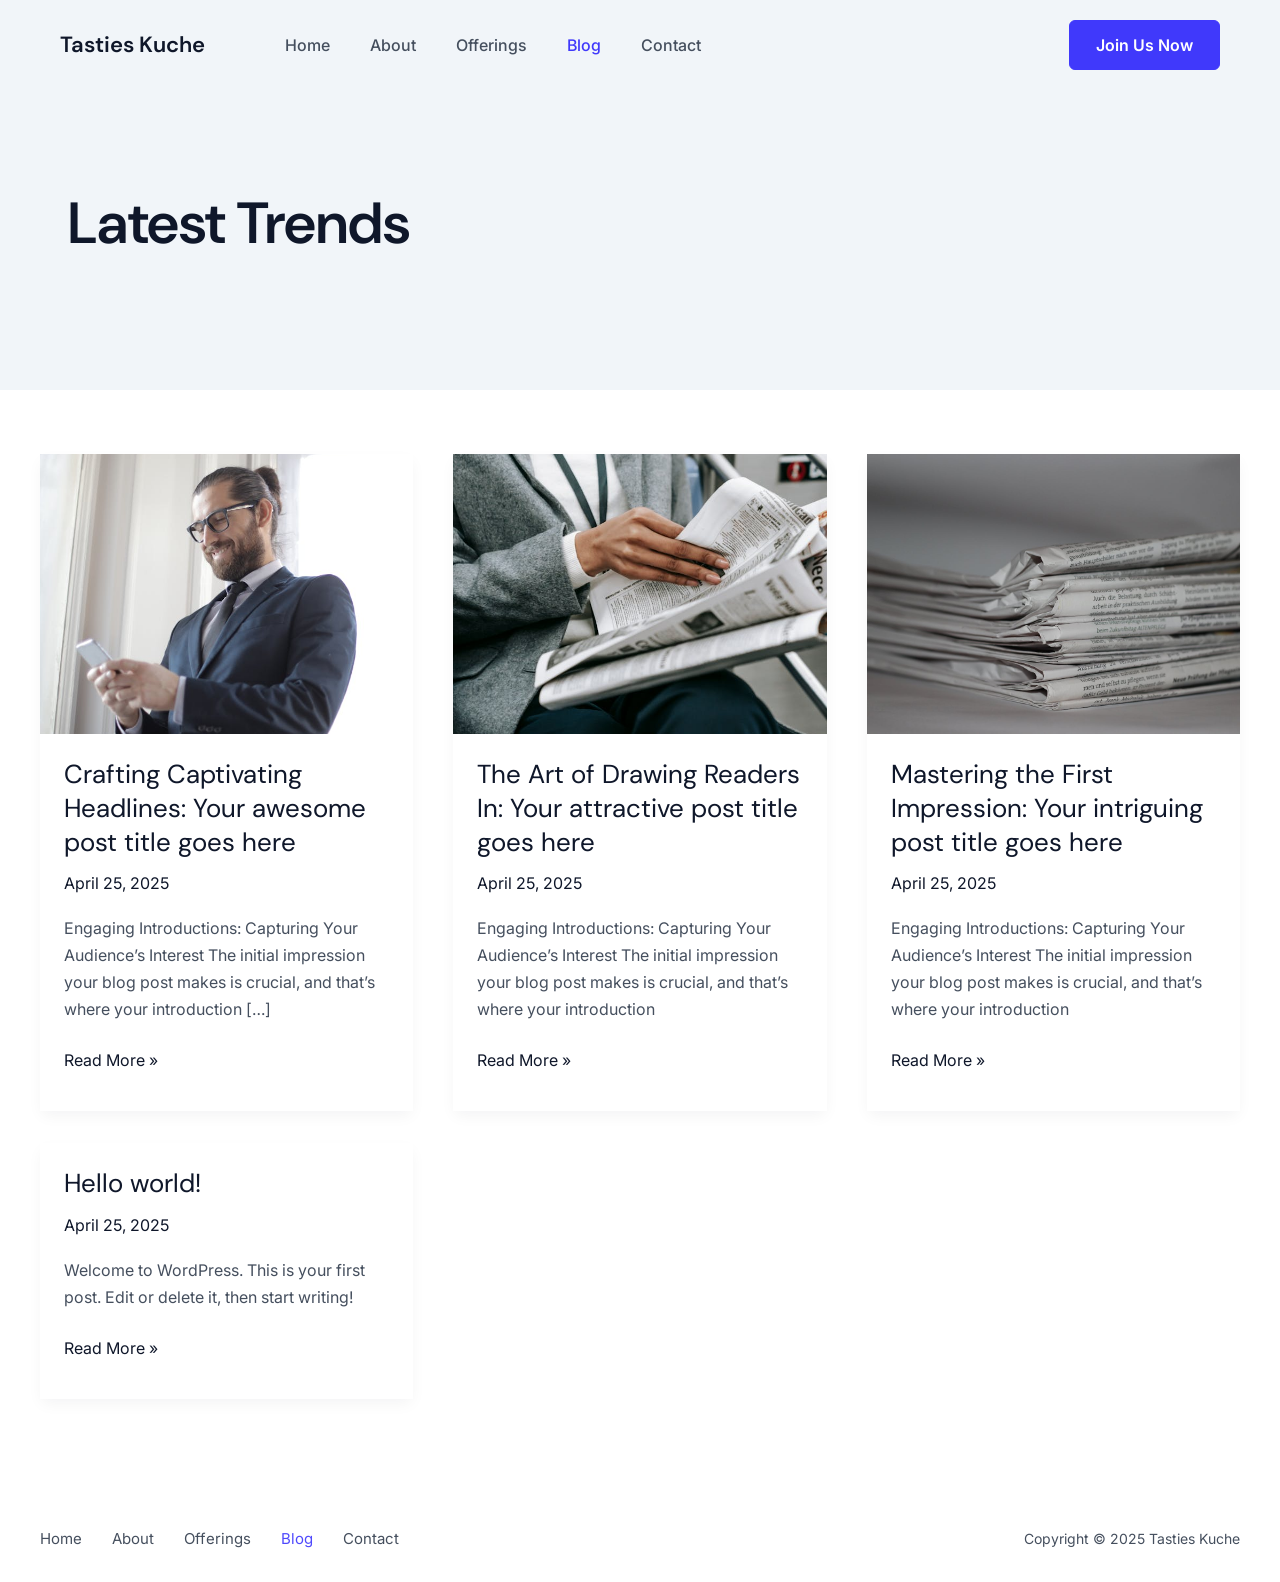
<file: blog/index.html>
<!DOCTYPE html>
<html lang="en-US">
<head>
<meta charset="UTF-8">
<meta name="viewport" content="width=device-width, initial-scale=1">
	<link rel="profile" href="https://gmpg.org/xfn/11"> 
	<title>Blog &#8211; Tasties Kuche</title>
<meta name="robots" content="max-image-preview:large">
	<style>img:is([sizes="auto" i], [sizes^="auto," i]) { contain-intrinsic-size: 3000px 1500px }</style>
	<link rel="dns-prefetch" href="//fonts.googleapis.com">
<link rel="alternate" type="application/rss+xml" title="Tasties Kuche &raquo; Feed" href="/feed/">
<link rel="alternate" type="application/rss+xml" title="Tasties Kuche &raquo; Comments Feed" href="/comments/feed/">
<script>
window._wpemojiSettings = {"baseUrl":"https:\/\/s.w.org\/images\/core\/emoji\/15.1.0\/72x72\/","ext":".png","svgUrl":"https:\/\/s.w.org\/images\/core\/emoji\/15.1.0\/svg\/","svgExt":".svg","source":{"concatemoji":"\/wp-includes\/js\/wp-emoji-release.min.js?ver=6.8"}};
/*! This file is auto-generated */
!function(i,n){var o,s,e;function c(e){try{var t={supportTests:e,timestamp:(new Date).valueOf()};sessionStorage.setItem(o,JSON.stringify(t))}catch(e){}}function p(e,t,n){e.clearRect(0,0,e.canvas.width,e.canvas.height),e.fillText(t,0,0);var t=new Uint32Array(e.getImageData(0,0,e.canvas.width,e.canvas.height).data),r=(e.clearRect(0,0,e.canvas.width,e.canvas.height),e.fillText(n,0,0),new Uint32Array(e.getImageData(0,0,e.canvas.width,e.canvas.height).data));return t.every(function(e,t){return e===r[t]})}function u(e,t,n){switch(t){case"flag":return n(e,"🏳️‍⚧️","🏳️​⚧️")?!1:!n(e,"🇺🇳","🇺​🇳")&&!n(e,"🏴󠁧󠁢󠁥󠁮󠁧󠁿","🏴​󠁧​󠁢​󠁥​󠁮​󠁧​󠁿");case"emoji":return!n(e,"🐦‍🔥","🐦​🔥")}return!1}function f(e,t,n){var r="undefined"!=typeof WorkerGlobalScope&&self instanceof WorkerGlobalScope?new OffscreenCanvas(300,150):i.createElement("canvas"),a=r.getContext("2d",{willReadFrequently:!0}),o=(a.textBaseline="top",a.font="600 32px Arial",{});return e.forEach(function(e){o[e]=t(a,e,n)}),o}function t(e){var t=i.createElement("script");t.src=e,t.defer=!0,i.head.appendChild(t)}"undefined"!=typeof Promise&&(o="wpEmojiSettingsSupports",s=["flag","emoji"],n.supports={everything:!0,everythingExceptFlag:!0},e=new Promise(function(e){i.addEventListener("DOMContentLoaded",e,{once:!0})}),new Promise(function(t){var n=function(){try{var e=JSON.parse(sessionStorage.getItem(o));if("object"==typeof e&&"number"==typeof e.timestamp&&(new Date).valueOf()<e.timestamp+604800&&"object"==typeof e.supportTests)return e.supportTests}catch(e){}return null}();if(!n){if("undefined"!=typeof Worker&&"undefined"!=typeof OffscreenCanvas&&"undefined"!=typeof URL&&URL.createObjectURL&&"undefined"!=typeof Blob)try{var e="postMessage("+f.toString()+"("+[JSON.stringify(s),u.toString(),p.toString()].join(",")+"));",r=new Blob([e],{type:"text/javascript"}),a=new Worker(URL.createObjectURL(r),{name:"wpTestEmojiSupports"});return void(a.onmessage=function(e){c(n=e.data),a.terminate(),t(n)})}catch(e){}c(n=f(s,u,p))}t(n)}).then(function(e){for(var t in e)n.supports[t]=e[t],n.supports.everything=n.supports.everything&&n.supports[t],"flag"!==t&&(n.supports.everythingExceptFlag=n.supports.everythingExceptFlag&&n.supports[t]);n.supports.everythingExceptFlag=n.supports.everythingExceptFlag&&!n.supports.flag,n.DOMReady=!1,n.readyCallback=function(){n.DOMReady=!0}}).then(function(){return e}).then(function(){var e;n.supports.everything||(n.readyCallback(),(e=n.source||{}).concatemoji?t(e.concatemoji):e.wpemoji&&e.twemoji&&(t(e.twemoji),t(e.wpemoji)))}))}((window,document),window._wpemojiSettings);
</script>
<link rel="stylesheet" id="astra-theme-css-css" href="/wp-content/themes/astra/assets/css/minified/main.min.css?ver=4.10.1" media="all">
<style id="astra-theme-css-inline-css">:root{--ast-post-nav-space:0;--ast-container-default-xlg-padding:3em;--ast-container-default-lg-padding:3em;--ast-container-default-slg-padding:2em;--ast-container-default-md-padding:3em;--ast-container-default-sm-padding:3em;--ast-container-default-xs-padding:2.4em;--ast-container-default-xxs-padding:1.8em;--ast-code-block-background:#ECEFF3;--ast-comment-inputs-background:#F9FAFB;--ast-normal-container-width:1200px;--ast-narrow-container-width:750px;--ast-blog-title-font-weight:normal;--ast-blog-meta-weight:inherit;--ast-global-color-primary:var(--ast-global-color-5);--ast-global-color-secondary:var(--ast-global-color-4);--ast-global-color-alternate-background:var(--ast-global-color-7);--ast-global-color-subtle-background:var(--ast-global-color-6);--ast-bg-style-guide:#F8FAFC;--ast-shadow-style-guide:0px 0px 4px 0 #00000057;--ast-global-dark-bg-style:#fff;--ast-global-dark-lfs:#fbfbfb;--ast-widget-bg-color:#fafafa;--ast-wc-container-head-bg-color:#fbfbfb;--ast-title-layout-bg:#eeeeee;--ast-search-border-color:#e7e7e7;--ast-lifter-hover-bg:#e6e6e6;--ast-gallery-block-color:#000;--srfm-color-input-label:var(--ast-global-color-2);}html{font-size:100%;}a{color:var(--ast-global-color-2);}a:hover,a:focus{color:var(--ast-global-color-1);}body,button,input,select,textarea,.ast-button,.ast-custom-button{font-family:'Inter',sans-serif;font-weight:400;font-size:16px;font-size:1rem;line-height:var(--ast-body-line-height,1.7em);}blockquote{color:var(--ast-global-color-3);}h1,.entry-content h1,h2,.entry-content h2,h3,.entry-content h3,h4,.entry-content h4,h5,.entry-content h5,h6,.entry-content h6,.site-title,.site-title a{font-family:'DM Sans',sans-serif;font-weight:600;}.ast-site-identity .site-title a{color:var(--ast-global-color-2);}.site-title{font-size:22px;font-size:1.375rem;display:block;}.site-header .site-description{font-size:15px;font-size:0.9375rem;display:none;}.entry-title{font-size:26px;font-size:1.625rem;}.archive .ast-article-post .ast-article-inner,.blog .ast-article-post .ast-article-inner,.archive .ast-article-post .ast-article-inner:hover,.blog .ast-article-post .ast-article-inner:hover{overflow:hidden;}h1,.entry-content h1{font-size:58px;font-size:3.625rem;font-weight:600;font-family:'DM Sans',sans-serif;line-height:1.2em;}h2,.entry-content h2{font-size:42px;font-size:2.625rem;font-weight:600;font-family:'DM Sans',sans-serif;line-height:1.2em;}h3,.entry-content h3{font-size:24px;font-size:1.5rem;font-weight:600;font-family:'DM Sans',sans-serif;line-height:1.2em;}h4,.entry-content h4{font-size:22px;font-size:1.375rem;line-height:1.2em;font-weight:600;font-family:'DM Sans',sans-serif;}h5,.entry-content h5{font-size:20px;font-size:1.25rem;line-height:1.2em;font-weight:600;font-family:'DM Sans',sans-serif;}h6,.entry-content h6{font-size:16px;font-size:1rem;line-height:1.1em;font-weight:normal;font-family:'Inter',sans-serif;}::selection{background-color:var(--ast-global-color-0);color:#ffffff;}body,h1,.entry-title a,.entry-content h1,h2,.entry-content h2,h3,.entry-content h3,h4,.entry-content h4,h5,.entry-content h5,h6,.entry-content h6{color:var(--ast-global-color-3);}.tagcloud a:hover,.tagcloud a:focus,.tagcloud a.current-item{color:#ffffff;border-color:var(--ast-global-color-2);background-color:var(--ast-global-color-2);}input:focus,input[type="text"]:focus,input[type="email"]:focus,input[type="url"]:focus,input[type="password"]:focus,input[type="reset"]:focus,input[type="search"]:focus,textarea:focus{border-color:var(--ast-global-color-2);}input[type="radio"]:checked,input[type=reset],input[type="checkbox"]:checked,input[type="checkbox"]:hover:checked,input[type="checkbox"]:focus:checked,input[type=range]::-webkit-slider-thumb{border-color:var(--ast-global-color-2);background-color:var(--ast-global-color-2);box-shadow:none;}.site-footer a:hover + .post-count,.site-footer a:focus + .post-count{background:var(--ast-global-color-2);border-color:var(--ast-global-color-2);}.single .nav-links .nav-previous,.single .nav-links .nav-next{color:var(--ast-global-color-2);}.entry-meta,.entry-meta *{line-height:1.45;color:var(--ast-global-color-2);}.entry-meta a:not(.ast-button):hover,.entry-meta a:not(.ast-button):hover *,.entry-meta a:not(.ast-button):focus,.entry-meta a:not(.ast-button):focus *,.page-links > .page-link,.page-links .page-link:hover,.post-navigation a:hover{color:var(--ast-global-color-1);}#cat option,.secondary .calendar_wrap thead a,.secondary .calendar_wrap thead a:visited{color:var(--ast-global-color-2);}.secondary .calendar_wrap #today,.ast-progress-val span{background:var(--ast-global-color-2);}.secondary a:hover + .post-count,.secondary a:focus + .post-count{background:var(--ast-global-color-2);border-color:var(--ast-global-color-2);}.calendar_wrap #today > a{color:#ffffff;}.page-links .page-link,.single .post-navigation a{color:var(--ast-global-color-2);}.ast-search-menu-icon .search-form button.search-submit{padding:0 4px;}.ast-search-menu-icon form.search-form{padding-right:0;}.ast-search-menu-icon.slide-search input.search-field{width:0;}.ast-header-search .ast-search-menu-icon.ast-dropdown-active .search-form,.ast-header-search .ast-search-menu-icon.ast-dropdown-active .search-field:focus{transition:all 0.2s;}.search-form input.search-field:focus{outline:none;}.ast-archive-title{color:var(--ast-global-color-2);}.widget-title,.widget .wp-block-heading{font-size:22px;font-size:1.375rem;color:var(--ast-global-color-2);}.ast-single-post .entry-content a,.ast-comment-content a:not(.ast-comment-edit-reply-wrap a){text-decoration:underline;}.ast-single-post .wp-block-button .wp-block-button__link,.ast-single-post .elementor-widget-button .elementor-button,.ast-single-post .entry-content .uagb-tab a,.ast-single-post .entry-content .uagb-ifb-cta a,.ast-single-post .entry-content .wp-block-uagb-buttons a,.ast-single-post .entry-content .uabb-module-content a,.ast-single-post .entry-content .uagb-post-grid a,.ast-single-post .entry-content .uagb-timeline a,.ast-single-post .entry-content .uagb-toc__wrap a,.ast-single-post .entry-content .uagb-taxomony-box a,.ast-single-post .entry-content .woocommerce a,.entry-content .wp-block-latest-posts > li > a,.ast-single-post .entry-content .wp-block-file__button,li.ast-post-filter-single,.ast-single-post .wp-block-buttons .wp-block-button.is-style-outline .wp-block-button__link,.ast-single-post .ast-comment-content .comment-reply-link,.ast-single-post .ast-comment-content .comment-edit-link{text-decoration:none;}.ast-search-menu-icon.slide-search a:focus-visible:focus-visible,.astra-search-icon:focus-visible,#close:focus-visible,a:focus-visible,.ast-menu-toggle:focus-visible,.site .skip-link:focus-visible,.wp-block-loginout input:focus-visible,.wp-block-search.wp-block-search__button-inside .wp-block-search__inside-wrapper,.ast-header-navigation-arrow:focus-visible,.woocommerce .wc-proceed-to-checkout > .checkout-button:focus-visible,.woocommerce .woocommerce-MyAccount-navigation ul li a:focus-visible,.ast-orders-table__row .ast-orders-table__cell:focus-visible,.woocommerce .woocommerce-order-details .order-again > .button:focus-visible,.woocommerce .woocommerce-message a.button.wc-forward:focus-visible,.woocommerce #minus_qty:focus-visible,.woocommerce #plus_qty:focus-visible,a#ast-apply-coupon:focus-visible,.woocommerce .woocommerce-info a:focus-visible,.woocommerce .astra-shop-summary-wrap a:focus-visible,.woocommerce a.wc-forward:focus-visible,#ast-apply-coupon:focus-visible,.woocommerce-js .woocommerce-mini-cart-item a.remove:focus-visible,#close:focus-visible,.button.search-submit:focus-visible,#search_submit:focus,.normal-search:focus-visible,.ast-header-account-wrap:focus-visible,.woocommerce .ast-on-card-button.ast-quick-view-trigger:focus{outline-style:dotted;outline-color:inherit;outline-width:thin;}input:focus,input[type="text"]:focus,input[type="email"]:focus,input[type="url"]:focus,input[type="password"]:focus,input[type="reset"]:focus,input[type="search"]:focus,input[type="number"]:focus,textarea:focus,.wp-block-search__input:focus,[data-section="section-header-mobile-trigger"] .ast-button-wrap .ast-mobile-menu-trigger-minimal:focus,.ast-mobile-popup-drawer.active .menu-toggle-close:focus,.woocommerce-ordering select.orderby:focus,#ast-scroll-top:focus,#coupon_code:focus,.woocommerce-page #comment:focus,.woocommerce #reviews #respond input#submit:focus,.woocommerce a.add_to_cart_button:focus,.woocommerce .button.single_add_to_cart_button:focus,.woocommerce .woocommerce-cart-form button:focus,.woocommerce .woocommerce-cart-form__cart-item .quantity .qty:focus,.woocommerce .woocommerce-billing-fields .woocommerce-billing-fields__field-wrapper .woocommerce-input-wrapper > .input-text:focus,.woocommerce #order_comments:focus,.woocommerce #place_order:focus,.woocommerce .woocommerce-address-fields .woocommerce-address-fields__field-wrapper .woocommerce-input-wrapper > .input-text:focus,.woocommerce .woocommerce-MyAccount-content form button:focus,.woocommerce .woocommerce-MyAccount-content .woocommerce-EditAccountForm .woocommerce-form-row .woocommerce-Input.input-text:focus,.woocommerce .ast-woocommerce-container .woocommerce-pagination ul.page-numbers li a:focus,body #content .woocommerce form .form-row .select2-container--default .select2-selection--single:focus,#ast-coupon-code:focus,.woocommerce.woocommerce-js .quantity input[type=number]:focus,.woocommerce-js .woocommerce-mini-cart-item .quantity input[type=number]:focus,.woocommerce p#ast-coupon-trigger:focus{border-style:dotted;border-color:inherit;border-width:thin;}input{outline:none;}.ast-logo-title-inline .site-logo-img{padding-right:1em;}body .ast-oembed-container *{position:absolute;top:0;width:100%;height:100%;left:0;}body .wp-block-embed-pocket-casts .ast-oembed-container *{position:unset;}.ast-single-post-featured-section + article {margin-top: 2em;}.site-content .ast-single-post-featured-section img {width: 100%;overflow: hidden;object-fit: cover;}.site > .ast-single-related-posts-container {margin-top: 0;}@media (min-width: 922px) {.ast-desktop .ast-container--narrow {max-width: var(--ast-narrow-container-width);margin: 0 auto;}}@media (max-width:921.9px){#ast-desktop-header{display:none;}}@media (min-width:922px){#ast-mobile-header{display:none;}}.wp-block-buttons.aligncenter{justify-content:center;}@media (max-width:921px){.ast-separate-container.ast-single-post.ast-right-sidebar #primary,.ast-separate-container.ast-single-post.ast-left-sidebar #primary,.ast-separate-container.ast-single-post #primary,.ast-plain-container #primary,.ast-narrow-container #primary{margin-top:40px;margin-bottom:20px;}.ast-separate-container.ast-single-post.ast-right-sidebar #primary,.ast-separate-container.ast-single-post.ast-left-sidebar #primary,.ast-separate-container.ast-single-post #primary,.ast-plain-container.ast-single-post #primary,.ast-narrow-container.ast-single-post #primary{margin-top:40px;margin-bottom:20px;}}@media (max-width:544px){.ast-separate-container.ast-single-post.ast-right-sidebar #primary,.ast-separate-container.ast-single-post.ast-left-sidebar #primary,.ast-separate-container.ast-single-post #primary,.ast-plain-container.ast-single-post #primary,.ast-narrow-container.ast-single-post #primary{margin-top:30px;margin-bottom:20px;}}@media (max-width:921px){.ast-separate-container #primary,.ast-narrow-container #primary{padding-top:0px;}}@media (max-width:544px){.ast-separate-container #primary,.ast-narrow-container #primary{padding-top:0px;}}@media (max-width:921px){.ast-separate-container #primary,.ast-narrow-container #primary{padding-bottom:0px;}}@media (max-width:544px){.ast-separate-container #primary,.ast-narrow-container #primary{padding-bottom:0px;}}.wp-block-button.is-style-outline .wp-block-button__link{border-color:var(--ast-global-color-0);}div.wp-block-button.is-style-outline > .wp-block-button__link:not(.has-text-color),div.wp-block-button.wp-block-button__link.is-style-outline:not(.has-text-color){color:var(--ast-global-color-0);}.wp-block-button.is-style-outline .wp-block-button__link:hover,.wp-block-buttons .wp-block-button.is-style-outline .wp-block-button__link:focus,.wp-block-buttons .wp-block-button.is-style-outline > .wp-block-button__link:not(.has-text-color):hover,.wp-block-buttons .wp-block-button.wp-block-button__link.is-style-outline:not(.has-text-color):hover{color:#ffffff;background-color:var(--ast-global-color-1);border-color:var(--ast-global-color-1);}.post-page-numbers.current .page-link,.ast-pagination .page-numbers.current{color:#ffffff;border-color:var(--ast-global-color-0);background-color:var(--ast-global-color-0);}.wp-block-buttons .wp-block-button.is-style-outline .wp-block-button__link.wp-element-button,.ast-outline-button,.wp-block-uagb-buttons-child .uagb-buttons-repeater.ast-outline-button{border-color:var(--ast-global-color-2);border-top-width:1px;border-right-width:1px;border-bottom-width:1px;border-left-width:1px;font-family:inherit;font-weight:600;font-size:16px;font-size:1rem;line-height:1em;padding-top:17px;padding-right:24px;padding-bottom:17px;padding-left:24px;border-top-left-radius:6px;border-top-right-radius:6px;border-bottom-right-radius:6px;border-bottom-left-radius:6px;}.wp-block-buttons .wp-block-button.is-style-outline > .wp-block-button__link:not(.has-text-color),.wp-block-buttons .wp-block-button.wp-block-button__link.is-style-outline:not(.has-text-color),.ast-outline-button{color:var(--ast-global-color-2);}.wp-block-button.is-style-outline .wp-block-button__link:hover,.wp-block-buttons .wp-block-button.is-style-outline .wp-block-button__link:focus,.wp-block-buttons .wp-block-button.is-style-outline > .wp-block-button__link:not(.has-text-color):hover,.wp-block-buttons .wp-block-button.wp-block-button__link.is-style-outline:not(.has-text-color):hover,.ast-outline-button:hover,.ast-outline-button:focus,.wp-block-uagb-buttons-child .uagb-buttons-repeater.ast-outline-button:hover,.wp-block-uagb-buttons-child .uagb-buttons-repeater.ast-outline-button:focus{color:#ffffff;background-color:var(--ast-global-color-1);border-color:var(--ast-global-color-1);}.wp-block-button .wp-block-button__link.wp-element-button.is-style-outline:not(.has-background),.wp-block-button.is-style-outline>.wp-block-button__link.wp-element-button:not(.has-background),.ast-outline-button{background-color:transparent;}.entry-content[data-ast-blocks-layout] > figure{margin-bottom:1em;}h1.widget-title{font-weight:600;}h2.widget-title{font-weight:600;}h3.widget-title{font-weight:600;}.elementor-widget-container .elementor-loop-container .e-loop-item[data-elementor-type="loop-item"]{width:100%;}#page{display:flex;flex-direction:column;min-height:100vh;}.ast-404-layout-1 h1.page-title{color:var(--ast-global-color-2);}.single .post-navigation a{line-height:1em;height:inherit;}.error-404 .page-sub-title{font-size:1.5rem;font-weight:inherit;}.search .site-content .content-area .search-form{margin-bottom:0;}#page .site-content{flex-grow:1;}.widget{margin-bottom:1.25em;}#secondary li{line-height:1.5em;}#secondary .wp-block-group h2{margin-bottom:0.7em;}#secondary h2{font-size:1.7rem;}.ast-separate-container .ast-article-post,.ast-separate-container .ast-article-single,.ast-separate-container .comment-respond{padding:3em;}.ast-separate-container .ast-article-single .ast-article-single{padding:0;}.ast-article-single .wp-block-post-template-is-layout-grid{padding-left:0;}.ast-separate-container .comments-title,.ast-narrow-container .comments-title{padding:1.5em 2em;}.ast-page-builder-template .comment-form-textarea,.ast-comment-formwrap .ast-grid-common-col{padding:0;}.ast-comment-formwrap{padding:0;display:inline-flex;column-gap:20px;width:100%;margin-left:0;margin-right:0;}.comments-area textarea#comment:focus,.comments-area textarea#comment:active,.comments-area .ast-comment-formwrap input[type="text"]:focus,.comments-area .ast-comment-formwrap input[type="text"]:active {box-shadow:none;outline:none;}.archive.ast-page-builder-template .entry-header{margin-top:2em;}.ast-page-builder-template .ast-comment-formwrap{width:100%;}.entry-title{margin-bottom:0.5em;}.ast-archive-description p{font-size:inherit;font-weight:inherit;line-height:inherit;}.ast-separate-container .ast-comment-list li.depth-1,.hentry{margin-bottom:2em;}@media (min-width:921px){.ast-left-sidebar.ast-page-builder-template #secondary,.archive.ast-right-sidebar.ast-page-builder-template .site-main{padding-left:20px;padding-right:20px;}}@media (max-width:544px){.ast-comment-formwrap.ast-row{column-gap:10px;display:inline-block;}#ast-commentform .ast-grid-common-col{position:relative;width:100%;}}@media (min-width:1201px){.ast-separate-container .ast-article-post,.ast-separate-container .ast-article-single,.ast-separate-container .ast-author-box,.ast-separate-container .ast-404-layout-1,.ast-separate-container .no-results{padding:3em;}}@media (max-width:921px){.ast-separate-container #primary,.ast-separate-container #secondary{padding:1.5em 0;}#primary,#secondary{padding:1.5em 0;margin:0;}.ast-left-sidebar #content > .ast-container{display:flex;flex-direction:column-reverse;width:100%;}}@media (min-width:922px){.ast-separate-container.ast-right-sidebar #primary,.ast-separate-container.ast-left-sidebar #primary{border:0;}.search-no-results.ast-separate-container #primary{margin-bottom:4em;}}.wp-block-button .wp-block-button__link{color:#ffffff;}.wp-block-button .wp-block-button__link:hover,.wp-block-button .wp-block-button__link:focus{color:#ffffff;background-color:var(--ast-global-color-1);border-color:var(--ast-global-color-1);}.elementor-widget-heading h1.elementor-heading-title{line-height:1.2em;}.elementor-widget-heading h2.elementor-heading-title{line-height:1.2em;}.elementor-widget-heading h3.elementor-heading-title{line-height:1.2em;}.elementor-widget-heading h4.elementor-heading-title{line-height:1.2em;}.elementor-widget-heading h5.elementor-heading-title{line-height:1.2em;}.elementor-widget-heading h6.elementor-heading-title{line-height:1.1em;}.wp-block-button .wp-block-button__link,.wp-block-search .wp-block-search__button,body .wp-block-file .wp-block-file__button{border-style:solid;border-top-width:0px;border-right-width:0px;border-left-width:0px;border-bottom-width:0px;border-color:var(--ast-global-color-0);background-color:var(--ast-global-color-0);color:#ffffff;font-family:inherit;font-weight:600;line-height:1em;font-size:16px;font-size:1rem;border-top-left-radius:6px;border-top-right-radius:6px;border-bottom-right-radius:6px;border-bottom-left-radius:6px;padding-top:17px;padding-right:24px;padding-bottom:17px;padding-left:24px;}@media (max-width:921px){.wp-block-button .wp-block-button__link,.wp-block-search .wp-block-search__button,body .wp-block-file .wp-block-file__button{padding-top:17px;padding-right:24px;padding-bottom:17px;padding-left:24px;}}@media (max-width:544px){.wp-block-button .wp-block-button__link,.wp-block-search .wp-block-search__button,body .wp-block-file .wp-block-file__button{padding-top:17px;padding-right:24px;padding-bottom:17px;padding-left:24px;}}.menu-toggle,button,.ast-button,.ast-custom-button,.button,input#submit,input[type="button"],input[type="submit"],input[type="reset"],form[CLASS*="wp-block-search__"].wp-block-search .wp-block-search__inside-wrapper .wp-block-search__button,body .wp-block-file .wp-block-file__button,.search .search-submit,.woocommerce-js a.button,.woocommerce button.button,.woocommerce .woocommerce-message a.button,.woocommerce #respond input#submit.alt,.woocommerce input.button.alt,.woocommerce input.button,.woocommerce input.button:disabled,.woocommerce input.button:disabled[disabled],.woocommerce input.button:disabled:hover,.woocommerce input.button:disabled[disabled]:hover,.woocommerce #respond input#submit,.woocommerce button.button.alt.disabled,.wc-block-grid__products .wc-block-grid__product .wp-block-button__link,.wc-block-grid__product-onsale,[CLASS*="wc-block"] button,.woocommerce-js .astra-cart-drawer .astra-cart-drawer-content .woocommerce-mini-cart__buttons .button:not(.checkout):not(.ast-continue-shopping),.woocommerce-js .astra-cart-drawer .astra-cart-drawer-content .woocommerce-mini-cart__buttons a.checkout,.woocommerce button.button.alt.disabled.wc-variation-selection-needed,[CLASS*="wc-block"] .wc-block-components-button{border-style:solid;border-top-width:0px;border-right-width:0px;border-left-width:0px;border-bottom-width:0px;color:#ffffff;border-color:var(--ast-global-color-0);background-color:var(--ast-global-color-0);padding-top:17px;padding-right:24px;padding-bottom:17px;padding-left:24px;font-family:inherit;font-weight:600;font-size:16px;font-size:1rem;line-height:1em;border-top-left-radius:6px;border-top-right-radius:6px;border-bottom-right-radius:6px;border-bottom-left-radius:6px;}button:focus,.menu-toggle:hover,button:hover,.ast-button:hover,.ast-custom-button:hover .button:hover,.ast-custom-button:hover ,input[type=reset]:hover,input[type=reset]:focus,input#submit:hover,input#submit:focus,input[type="button"]:hover,input[type="button"]:focus,input[type="submit"]:hover,input[type="submit"]:focus,form[CLASS*="wp-block-search__"].wp-block-search .wp-block-search__inside-wrapper .wp-block-search__button:hover,form[CLASS*="wp-block-search__"].wp-block-search .wp-block-search__inside-wrapper .wp-block-search__button:focus,body .wp-block-file .wp-block-file__button:hover,body .wp-block-file .wp-block-file__button:focus,.woocommerce-js a.button:hover,.woocommerce button.button:hover,.woocommerce .woocommerce-message a.button:hover,.woocommerce #respond input#submit:hover,.woocommerce #respond input#submit.alt:hover,.woocommerce input.button.alt:hover,.woocommerce input.button:hover,.woocommerce button.button.alt.disabled:hover,.wc-block-grid__products .wc-block-grid__product .wp-block-button__link:hover,[CLASS*="wc-block"] button:hover,.woocommerce-js .astra-cart-drawer .astra-cart-drawer-content .woocommerce-mini-cart__buttons .button:not(.checkout):not(.ast-continue-shopping):hover,.woocommerce-js .astra-cart-drawer .astra-cart-drawer-content .woocommerce-mini-cart__buttons a.checkout:hover,.woocommerce button.button.alt.disabled.wc-variation-selection-needed:hover,[CLASS*="wc-block"] .wc-block-components-button:hover,[CLASS*="wc-block"] .wc-block-components-button:focus{color:#ffffff;background-color:var(--ast-global-color-1);border-color:var(--ast-global-color-1);}form[CLASS*="wp-block-search__"].wp-block-search .wp-block-search__inside-wrapper .wp-block-search__button.has-icon{padding-top:calc(17px - 3px);padding-right:calc(24px - 3px);padding-bottom:calc(17px - 3px);padding-left:calc(24px - 3px);}@media (max-width:921px){.menu-toggle,button,.ast-button,.ast-custom-button,.button,input#submit,input[type="button"],input[type="submit"],input[type="reset"],form[CLASS*="wp-block-search__"].wp-block-search .wp-block-search__inside-wrapper .wp-block-search__button,body .wp-block-file .wp-block-file__button,.search .search-submit,.woocommerce-js a.button,.woocommerce button.button,.woocommerce .woocommerce-message a.button,.woocommerce #respond input#submit.alt,.woocommerce input.button.alt,.woocommerce input.button,.woocommerce input.button:disabled,.woocommerce input.button:disabled[disabled],.woocommerce input.button:disabled:hover,.woocommerce input.button:disabled[disabled]:hover,.woocommerce #respond input#submit,.woocommerce button.button.alt.disabled,.wc-block-grid__products .wc-block-grid__product .wp-block-button__link,.wc-block-grid__product-onsale,[CLASS*="wc-block"] button,.woocommerce-js .astra-cart-drawer .astra-cart-drawer-content .woocommerce-mini-cart__buttons .button:not(.checkout):not(.ast-continue-shopping),.woocommerce-js .astra-cart-drawer .astra-cart-drawer-content .woocommerce-mini-cart__buttons a.checkout,.woocommerce button.button.alt.disabled.wc-variation-selection-needed,[CLASS*="wc-block"] .wc-block-components-button{padding-top:17px;padding-right:24px;padding-bottom:17px;padding-left:24px;}}@media (max-width:544px){.menu-toggle,button,.ast-button,.ast-custom-button,.button,input#submit,input[type="button"],input[type="submit"],input[type="reset"],form[CLASS*="wp-block-search__"].wp-block-search .wp-block-search__inside-wrapper .wp-block-search__button,body .wp-block-file .wp-block-file__button,.search .search-submit,.woocommerce-js a.button,.woocommerce button.button,.woocommerce .woocommerce-message a.button,.woocommerce #respond input#submit.alt,.woocommerce input.button.alt,.woocommerce input.button,.woocommerce input.button:disabled,.woocommerce input.button:disabled[disabled],.woocommerce input.button:disabled:hover,.woocommerce input.button:disabled[disabled]:hover,.woocommerce #respond input#submit,.woocommerce button.button.alt.disabled,.wc-block-grid__products .wc-block-grid__product .wp-block-button__link,.wc-block-grid__product-onsale,[CLASS*="wc-block"] button,.woocommerce-js .astra-cart-drawer .astra-cart-drawer-content .woocommerce-mini-cart__buttons .button:not(.checkout):not(.ast-continue-shopping),.woocommerce-js .astra-cart-drawer .astra-cart-drawer-content .woocommerce-mini-cart__buttons a.checkout,.woocommerce button.button.alt.disabled.wc-variation-selection-needed,[CLASS*="wc-block"] .wc-block-components-button{padding-top:17px;padding-right:24px;padding-bottom:17px;padding-left:24px;}}@media (max-width:921px){.ast-mobile-header-stack .main-header-bar .ast-search-menu-icon{display:inline-block;}.ast-header-break-point.ast-header-custom-item-outside .ast-mobile-header-stack .main-header-bar .ast-search-icon{margin:0;}.ast-comment-avatar-wrap img{max-width:2.5em;}.ast-comment-meta{padding:0 1.8888em 1.3333em;}.ast-separate-container .ast-comment-list li.depth-1{padding:1.5em 2.14em;}.ast-separate-container .comment-respond{padding:2em 2.14em;}}@media (min-width:544px){.ast-container{max-width:100%;}}@media (max-width:544px){.ast-separate-container .ast-article-post,.ast-separate-container .ast-article-single,.ast-separate-container .comments-title,.ast-separate-container .ast-archive-description{padding:1.5em 1em;}.ast-separate-container #content .ast-container{padding-left:0.54em;padding-right:0.54em;}.ast-separate-container .ast-comment-list .bypostauthor{padding:.5em;}.ast-search-menu-icon.ast-dropdown-active .search-field{width:170px;}} #ast-mobile-header .ast-site-header-cart-li a{pointer-events:none;}.ast-separate-container{background-color:var(--ast-global-color-4);background-image:none;}@media (max-width:921px){.widget-title{font-size:22px;font-size:1.375rem;}body,button,input,select,textarea,.ast-button,.ast-custom-button{font-size:16px;font-size:1rem;}#secondary,#secondary button,#secondary input,#secondary select,#secondary textarea{font-size:16px;font-size:1rem;}.site-title{font-size:22px;font-size:1.375rem;display:block;}.site-header .site-description{display:none;}.entry-title{font-size:24px;font-size:1.5rem;}h1,.entry-content h1{font-size:40px;}h2,.entry-content h2{font-size:32px;}h3,.entry-content h3{font-size:24px;}h4,.entry-content h4{font-size:22px;font-size:1.375rem;}h5,.entry-content h5{font-size:18px;font-size:1.125rem;}h6,.entry-content h6{font-size:16px;font-size:1rem;}body,.ast-separate-container{background-color:var(--ast-global-color-4);background-image:none;}}@media (max-width:544px){.widget-title{font-size:22px;font-size:1.375rem;}body,button,input,select,textarea,.ast-button,.ast-custom-button{font-size:16px;font-size:1rem;}#secondary,#secondary button,#secondary input,#secondary select,#secondary textarea{font-size:16px;font-size:1rem;}.site-title{font-size:20px;font-size:1.25rem;display:block;}.site-header .site-description{display:none;}.entry-title{font-size:24px;font-size:1.5rem;}h1,.entry-content h1{font-size:32px;}h2,.entry-content h2{font-size:26px;}h3,.entry-content h3{font-size:22px;}h4,.entry-content h4{font-size:19px;font-size:1.1875rem;}h5,.entry-content h5{font-size:18px;font-size:1.125rem;}h6,.entry-content h6{font-size:16px;font-size:1rem;}body,.ast-separate-container{background-color:var(--ast-global-color-4);background-image:none;}}@media (max-width:544px){html{font-size:100%;}}@media (min-width:922px){.ast-container{max-width:1240px;}}@media (min-width:922px){.site-content .ast-container{display:flex;}}@media (max-width:921px){.site-content .ast-container{flex-direction:column;}}.ast-blog-layout-4-grid .ast-article-post{width:33.33%;margin-bottom:2em;border-bottom:0;background-color:transparent;}.ast-blog-layout-4-grid .ast-article-inner .wp-post-image{width:100%;}.ast-article-inner{padding:1.5em;}.ast-blog-layout-4-grid .ast-row{display:flex;flex-wrap:wrap;flex-flow:row wrap;align-items:stretch;}.ast-separate-container .ast-blog-layout-4-grid .ast-article-post{padding:0 1em 0;}.ast-separate-container.ast-desktop .ast-blog-layout-4-grid .ast-row{margin-left:-1em;margin-right:-1em;}.ast-blog-layout-4-grid .ast-article-inner{box-shadow:0px 6px 15px -2px rgba(16,24,40,0.05);}.ast-separate-container .ast-blog-layout-4-grid .ast-article-inner,.ast-plain-container .ast-blog-layout-4-grid .ast-article-inner{height:100%;}.ast-row .blog-layout-4 .post-content,.blog-layout-4 .post-thumb{padding-left:0;padding-right:0;}.ast-article-post.remove-featured-img-padding .blog-layout-4 .post-content .ast-blog-featured-section:first-child .post-thumb-img-content{margin-top:-1.5em;}.ast-article-post.remove-featured-img-padding .blog-layout-4 .post-content .ast-blog-featured-section .post-thumb-img-content{margin-left:-1.5em;margin-right:-1.5em;}@media (max-width:921px){.ast-blog-layout-4-grid .ast-article-post{width:100%;}}.ast-blog-layout-6-grid .ast-blog-featured-section:before { content: ""; }.ast-article-post .post-thumb-img-content img{aspect-ratio:4/3;width:100%;}.ast-article-post .post-thumb-img-content img{object-fit:cover;}.ast-article-post .post-thumb-img-content{overflow:hidden;}.ast-article-post .post-thumb-img-content img{transform:scale(1);transition:transform .5s ease;}.ast-article-post:hover .post-thumb-img-content img{transform:scale(1.1);}.cat-links.badge a,.tags-links.badge a {padding: 4px 8px;border-radius: 3px;font-weight: 400;}.cat-links.underline a,.tags-links.underline a{text-decoration: underline;}@media (min-width:922px){.main-header-menu .sub-menu .menu-item.ast-left-align-sub-menu:hover > .sub-menu,.main-header-menu .sub-menu .menu-item.ast-left-align-sub-menu.focus > .sub-menu{margin-left:-0px;}}.entry-content li > p{margin-bottom:0;}.site .comments-area{padding-top:2em;padding-bottom:3em;}.wp-block-file {display: flex;align-items: center;flex-wrap: wrap;justify-content: space-between;}.wp-block-pullquote {border: none;}.wp-block-pullquote blockquote::before {content: "\201D";font-family: "Helvetica",sans-serif;display: flex;transform: rotate( 180deg );font-size: 6rem;font-style: normal;line-height: 1;font-weight: bold;align-items: center;justify-content: center;}.has-text-align-right > blockquote::before {justify-content: flex-start;}.has-text-align-left > blockquote::before {justify-content: flex-end;}figure.wp-block-pullquote.is-style-solid-color blockquote {max-width: 100%;text-align: inherit;}:root {--wp--custom--ast-default-block-top-padding: 100px;--wp--custom--ast-default-block-right-padding: 80px;--wp--custom--ast-default-block-bottom-padding: 100px;--wp--custom--ast-default-block-left-padding: 80px;--wp--custom--ast-container-width: 1200px;--wp--custom--ast-content-width-size: 1200px;--wp--custom--ast-wide-width-size: calc(1200px + var(--wp--custom--ast-default-block-left-padding) + var(--wp--custom--ast-default-block-right-padding));}.ast-narrow-container {--wp--custom--ast-content-width-size: 750px;--wp--custom--ast-wide-width-size: 750px;}@media(max-width: 921px) {:root {--wp--custom--ast-default-block-top-padding: 50px;--wp--custom--ast-default-block-right-padding: 50px;--wp--custom--ast-default-block-bottom-padding: 50px;--wp--custom--ast-default-block-left-padding: 50px;}}@media(max-width: 544px) {:root {--wp--custom--ast-default-block-top-padding: 50px;--wp--custom--ast-default-block-right-padding: 30px;--wp--custom--ast-default-block-bottom-padding: 50px;--wp--custom--ast-default-block-left-padding: 30px;}}.entry-content > .wp-block-group,.entry-content > .wp-block-cover,.entry-content > .wp-block-columns {padding-top: var(--wp--custom--ast-default-block-top-padding);padding-right: var(--wp--custom--ast-default-block-right-padding);padding-bottom: var(--wp--custom--ast-default-block-bottom-padding);padding-left: var(--wp--custom--ast-default-block-left-padding);}.ast-plain-container.ast-no-sidebar .entry-content > .alignfull,.ast-page-builder-template .ast-no-sidebar .entry-content > .alignfull {margin-left: calc( -50vw + 50%);margin-right: calc( -50vw + 50%);max-width: 100vw;width: 100vw;}.ast-plain-container.ast-no-sidebar .entry-content .alignfull .alignfull,.ast-page-builder-template.ast-no-sidebar .entry-content .alignfull .alignfull,.ast-plain-container.ast-no-sidebar .entry-content .alignfull .alignwide,.ast-page-builder-template.ast-no-sidebar .entry-content .alignfull .alignwide,.ast-plain-container.ast-no-sidebar .entry-content .alignwide .alignfull,.ast-page-builder-template.ast-no-sidebar .entry-content .alignwide .alignfull,.ast-plain-container.ast-no-sidebar .entry-content .alignwide .alignwide,.ast-page-builder-template.ast-no-sidebar .entry-content .alignwide .alignwide,.ast-plain-container.ast-no-sidebar .entry-content .wp-block-column .alignfull,.ast-page-builder-template.ast-no-sidebar .entry-content .wp-block-column .alignfull,.ast-plain-container.ast-no-sidebar .entry-content .wp-block-column .alignwide,.ast-page-builder-template.ast-no-sidebar .entry-content .wp-block-column .alignwide {margin-left: auto;margin-right: auto;width: 100%;}[data-ast-blocks-layout] .wp-block-separator:not(.is-style-dots) {height: 0;}[data-ast-blocks-layout] .wp-block-separator {margin: 20px auto;}[data-ast-blocks-layout] .wp-block-separator:not(.is-style-wide):not(.is-style-dots) {max-width: 100px;}[data-ast-blocks-layout] .wp-block-separator.has-background {padding: 0;}.entry-content[data-ast-blocks-layout] > * {max-width: var(--wp--custom--ast-content-width-size);margin-left: auto;margin-right: auto;}.entry-content[data-ast-blocks-layout] > .alignwide {max-width: var(--wp--custom--ast-wide-width-size);}.entry-content[data-ast-blocks-layout] .alignfull {max-width: none;}.entry-content .wp-block-columns {margin-bottom: 0;}blockquote {margin: 1.5em;border-color: rgba(0,0,0,0.05);}.wp-block-quote:not(.has-text-align-right):not(.has-text-align-center) {border-left: 5px solid rgba(0,0,0,0.05);}.has-text-align-right > blockquote,blockquote.has-text-align-right {border-right: 5px solid rgba(0,0,0,0.05);}.has-text-align-left > blockquote,blockquote.has-text-align-left {border-left: 5px solid rgba(0,0,0,0.05);}.wp-block-site-tagline,.wp-block-latest-posts .read-more {margin-top: 15px;}.wp-block-loginout p label {display: block;}.wp-block-loginout p:not(.login-remember):not(.login-submit) input {width: 100%;}.wp-block-loginout input:focus {border-color: transparent;}.wp-block-loginout input:focus {outline: thin dotted;}.entry-content .wp-block-media-text .wp-block-media-text__content {padding: 0 0 0 8%;}.entry-content .wp-block-media-text.has-media-on-the-right .wp-block-media-text__content {padding: 0 8% 0 0;}.entry-content .wp-block-media-text.has-background .wp-block-media-text__content {padding: 8%;}.entry-content .wp-block-cover:not([class*="background-color"]):not(.has-text-color.has-link-color) .wp-block-cover__inner-container,.entry-content .wp-block-cover:not([class*="background-color"]) .wp-block-cover-image-text,.entry-content .wp-block-cover:not([class*="background-color"]) .wp-block-cover-text,.entry-content .wp-block-cover-image:not([class*="background-color"]) .wp-block-cover__inner-container,.entry-content .wp-block-cover-image:not([class*="background-color"]) .wp-block-cover-image-text,.entry-content .wp-block-cover-image:not([class*="background-color"]) .wp-block-cover-text {color: var(--ast-global-color-primary,var(--ast-global-color-5));}.wp-block-loginout .login-remember input {width: 1.1rem;height: 1.1rem;margin: 0 5px 4px 0;vertical-align: middle;}.wp-block-latest-posts > li > *:first-child,.wp-block-latest-posts:not(.is-grid) > li:first-child {margin-top: 0;}.entry-content > .wp-block-buttons,.entry-content > .wp-block-uagb-buttons {margin-bottom: 1.5em;}.wp-block-search__inside-wrapper .wp-block-search__input {padding: 0 10px;color: var(--ast-global-color-3);background: var(--ast-global-color-primary,var(--ast-global-color-5));border-color: var(--ast-border-color);}.wp-block-latest-posts .read-more {margin-bottom: 1.5em;}.wp-block-search__no-button .wp-block-search__inside-wrapper .wp-block-search__input {padding-top: 5px;padding-bottom: 5px;}.wp-block-latest-posts .wp-block-latest-posts__post-date,.wp-block-latest-posts .wp-block-latest-posts__post-author {font-size: 1rem;}.wp-block-latest-posts > li > *,.wp-block-latest-posts:not(.is-grid) > li {margin-top: 12px;margin-bottom: 12px;}.ast-page-builder-template .entry-content[data-ast-blocks-layout] > *,.ast-page-builder-template .entry-content[data-ast-blocks-layout] > .alignfull:not(.wp-block-group):not(.uagb-is-root-container) > * {max-width: none;}.ast-page-builder-template .entry-content[data-ast-blocks-layout] > .alignwide:not(.uagb-is-root-container) > * {max-width: var(--wp--custom--ast-wide-width-size);}.ast-page-builder-template .entry-content[data-ast-blocks-layout] > .inherit-container-width > *,.ast-page-builder-template .entry-content[data-ast-blocks-layout] > *:not(.wp-block-group):not(.uagb-is-root-container) > *,.entry-content[data-ast-blocks-layout] > .wp-block-cover .wp-block-cover__inner-container {max-width: var(--wp--custom--ast-content-width-size) ;margin-left: auto;margin-right: auto;}.entry-content[data-ast-blocks-layout] .wp-block-cover:not(.alignleft):not(.alignright) {width: auto;}@media(max-width: 1200px) {.ast-separate-container .entry-content > .alignfull,.ast-separate-container .entry-content[data-ast-blocks-layout] > .alignwide,.ast-plain-container .entry-content[data-ast-blocks-layout] > .alignwide,.ast-plain-container .entry-content .alignfull {margin-left: calc(-1 * min(var(--ast-container-default-xlg-padding),20px)) ;margin-right: calc(-1 * min(var(--ast-container-default-xlg-padding),20px));}}@media(min-width: 1201px) {.ast-separate-container .entry-content > .alignfull {margin-left: calc(-1 * var(--ast-container-default-xlg-padding) );margin-right: calc(-1 * var(--ast-container-default-xlg-padding) );}.ast-separate-container .entry-content[data-ast-blocks-layout] > .alignwide,.ast-plain-container .entry-content[data-ast-blocks-layout] > .alignwide {margin-left: calc(-1 * var(--wp--custom--ast-default-block-left-padding) );margin-right: calc(-1 * var(--wp--custom--ast-default-block-right-padding) );}}@media(min-width: 921px) {.ast-separate-container .entry-content .wp-block-group.alignwide:not(.inherit-container-width) > :where(:not(.alignleft):not(.alignright)),.ast-plain-container .entry-content .wp-block-group.alignwide:not(.inherit-container-width) > :where(:not(.alignleft):not(.alignright)) {max-width: calc( var(--wp--custom--ast-content-width-size) + 80px );}.ast-plain-container.ast-right-sidebar .entry-content[data-ast-blocks-layout] .alignfull,.ast-plain-container.ast-left-sidebar .entry-content[data-ast-blocks-layout] .alignfull {margin-left: -60px;margin-right: -60px;}}@media(min-width: 544px) {.entry-content > .alignleft {margin-right: 20px;}.entry-content > .alignright {margin-left: 20px;}}@media (max-width:544px){.wp-block-columns .wp-block-column:not(:last-child){margin-bottom:20px;}.wp-block-latest-posts{margin:0;}}@media( max-width: 600px ) {.entry-content .wp-block-media-text .wp-block-media-text__content,.entry-content .wp-block-media-text.has-media-on-the-right .wp-block-media-text__content {padding: 8% 0 0;}.entry-content .wp-block-media-text.has-background .wp-block-media-text__content {padding: 8%;}}.ast-narrow-container .site-content .wp-block-uagb-image--align-full .wp-block-uagb-image__figure {max-width: 100%;margin-left: auto;margin-right: auto;}.entry-content ul,.entry-content ol {padding: revert;margin: revert;}:root .has-ast-global-color-0-color{color:var(--ast-global-color-0);}:root .has-ast-global-color-0-background-color{background-color:var(--ast-global-color-0);}:root .wp-block-button .has-ast-global-color-0-color{color:var(--ast-global-color-0);}:root .wp-block-button .has-ast-global-color-0-background-color{background-color:var(--ast-global-color-0);}:root .has-ast-global-color-1-color{color:var(--ast-global-color-1);}:root .has-ast-global-color-1-background-color{background-color:var(--ast-global-color-1);}:root .wp-block-button .has-ast-global-color-1-color{color:var(--ast-global-color-1);}:root .wp-block-button .has-ast-global-color-1-background-color{background-color:var(--ast-global-color-1);}:root .has-ast-global-color-2-color{color:var(--ast-global-color-2);}:root .has-ast-global-color-2-background-color{background-color:var(--ast-global-color-2);}:root .wp-block-button .has-ast-global-color-2-color{color:var(--ast-global-color-2);}:root .wp-block-button .has-ast-global-color-2-background-color{background-color:var(--ast-global-color-2);}:root .has-ast-global-color-3-color{color:var(--ast-global-color-3);}:root .has-ast-global-color-3-background-color{background-color:var(--ast-global-color-3);}:root .wp-block-button .has-ast-global-color-3-color{color:var(--ast-global-color-3);}:root .wp-block-button .has-ast-global-color-3-background-color{background-color:var(--ast-global-color-3);}:root .has-ast-global-color-4-color{color:var(--ast-global-color-4);}:root .has-ast-global-color-4-background-color{background-color:var(--ast-global-color-4);}:root .wp-block-button .has-ast-global-color-4-color{color:var(--ast-global-color-4);}:root .wp-block-button .has-ast-global-color-4-background-color{background-color:var(--ast-global-color-4);}:root .has-ast-global-color-5-color{color:var(--ast-global-color-5);}:root .has-ast-global-color-5-background-color{background-color:var(--ast-global-color-5);}:root .wp-block-button .has-ast-global-color-5-color{color:var(--ast-global-color-5);}:root .wp-block-button .has-ast-global-color-5-background-color{background-color:var(--ast-global-color-5);}:root .has-ast-global-color-6-color{color:var(--ast-global-color-6);}:root .has-ast-global-color-6-background-color{background-color:var(--ast-global-color-6);}:root .wp-block-button .has-ast-global-color-6-color{color:var(--ast-global-color-6);}:root .wp-block-button .has-ast-global-color-6-background-color{background-color:var(--ast-global-color-6);}:root .has-ast-global-color-7-color{color:var(--ast-global-color-7);}:root .has-ast-global-color-7-background-color{background-color:var(--ast-global-color-7);}:root .wp-block-button .has-ast-global-color-7-color{color:var(--ast-global-color-7);}:root .wp-block-button .has-ast-global-color-7-background-color{background-color:var(--ast-global-color-7);}:root .has-ast-global-color-8-color{color:var(--ast-global-color-8);}:root .has-ast-global-color-8-background-color{background-color:var(--ast-global-color-8);}:root .wp-block-button .has-ast-global-color-8-color{color:var(--ast-global-color-8);}:root .wp-block-button .has-ast-global-color-8-background-color{background-color:var(--ast-global-color-8);}:root{--ast-global-color-0:#4039fb;--ast-global-color-1:#4f49fd;--ast-global-color-2:#0f172a;--ast-global-color-3:#454f5e;--ast-global-color-4:#f1f5f9;--ast-global-color-5:#FFFFFF;--ast-global-color-6:#ced4e0;--ast-global-color-7:#0f172a;--ast-global-color-8:#000000;}:root {--ast-border-color : var(--ast-global-color-6);}.ast-archive-entry-banner {-js-display: flex;display: flex;flex-direction: column;justify-content: center;text-align: center;position: relative;background: var(--ast-title-layout-bg);}.ast-archive-entry-banner[data-banner-width-type="custom"] {margin: 0 auto;width: 100%;}.ast-archive-entry-banner[data-banner-layout="layout-1"] {background: inherit;padding: 20px 0;text-align: left;}.ast-archive-entry-banner[data-post-type="post"]{text-align:left;justify-content:center;min-height:300px;padding-top:0em;padding-right:3em;padding-bottom:2em;padding-left:3em;}.ast-archive-entry-banner[data-post-type="post"] .ast-container{width:100%;}.ast-archive-entry-banner[data-post-type="post"] .ast-container h1{color:var(--ast-global-color-2);font-weight:600;font-size:58px;font-size:3.625rem;}.ast-page-builder-template .ast-archive-entry-banner[data-post-type="post"] .ast-container{max-width:100%;}.ast-narrow-container .ast-archive-entry-banner[data-post-type="post"] .ast-container{max-width:750px;}.ast-archive-entry-banner[data-post-type="post"] .ast-container > *:not(:last-child){margin-bottom:20px;}.ast-archive-entry-banner[data-post-type="post"] .ast-container > *:last-child{margin-bottom:0;}.ast-archive-entry-banner[data-post-type="post"][data-banner-background-type="custom"]{background-image:linear-gradient(to right,var(--ast-global-color-4),var(--ast-global-color-4)),url(/wp-content/uploads/2025/04/pexels-photo-1369476.jpeg);background-repeat:repeat;background-position:center center;background-size:auto;background-attachment:scroll;}@media (min-width:922px){.ast-narrow-container .ast-archive-entry-banner[data-post-type="post"] .ast-container{max-width:750px;padding-left:0;padding-right:0;}}@media (max-width:921px){.ast-archive-entry-banner[data-post-type="post"]{margin-bottom:20px;}.ast-archive-entry-banner[data-post-type="post"] .ast-container{padding-left:0;padding-right:0;}.ast-archive-entry-banner[data-post-type="post"] .ast-container h1{font-size:40px;font-size:2.5rem;}}@media (max-width:544px){.ast-archive-entry-banner[data-post-type="post"]{margin-bottom:20px;}.ast-archive-entry-banner[data-post-type="post"] .ast-container h1{font-size:26px;font-size:1.625rem;}}.ast-breadcrumbs .trail-browse,.ast-breadcrumbs .trail-items,.ast-breadcrumbs .trail-items li{display:inline-block;margin:0;padding:0;border:none;background:inherit;text-indent:0;text-decoration:none;}.ast-breadcrumbs .trail-browse{font-size:inherit;font-style:inherit;font-weight:inherit;color:inherit;}.ast-breadcrumbs .trail-items{list-style:none;}.trail-items li::after{padding:0 0.3em;content:"\00bb";}.trail-items li:last-of-type::after{display:none;}h1,.entry-content h1,h2,.entry-content h2,h3,.entry-content h3,h4,.entry-content h4,h5,.entry-content h5,h6,.entry-content h6{color:var(--ast-global-color-2);}.entry-title a{color:var(--ast-global-color-2);}@media (max-width:921px){.ast-builder-grid-row-container.ast-builder-grid-row-tablet-3-firstrow .ast-builder-grid-row > *:first-child,.ast-builder-grid-row-container.ast-builder-grid-row-tablet-3-lastrow .ast-builder-grid-row > *:last-child{grid-column:1 / -1;}}@media (max-width:544px){.ast-builder-grid-row-container.ast-builder-grid-row-mobile-3-firstrow .ast-builder-grid-row > *:first-child,.ast-builder-grid-row-container.ast-builder-grid-row-mobile-3-lastrow .ast-builder-grid-row > *:last-child{grid-column:1 / -1;}}.ast-builder-layout-element .ast-site-identity{margin-top:0px;margin-bottom:0px;margin-left:0px;margin-right:0px;}.ast-builder-layout-element[data-section="title_tagline"]{display:flex;}@media (max-width:921px){.ast-header-break-point .ast-builder-layout-element[data-section="title_tagline"]{display:flex;}}@media (max-width:544px){.ast-header-break-point .ast-builder-layout-element[data-section="title_tagline"]{display:flex;}}[data-section*="section-hb-button-"] .menu-link{display:none;}.ast-header-button-1[data-section*="section-hb-button-"] .ast-builder-button-wrap .ast-custom-button{font-size:16px;font-size:1rem;}.ast-header-button-1 .ast-custom-button{color:#ffffff;background:var(--ast-global-color-0);border-color:var(--ast-global-color-0);border-top-width:1px;border-bottom-width:1px;border-left-width:1px;border-right-width:1px;}.ast-header-button-1 .ast-custom-button:hover{color:#ffffff;background:var(--ast-global-color-1);border-color:var(--ast-global-color-1);}.ast-header-button-1[data-section*="section-hb-button-"] .ast-builder-button-wrap .ast-custom-button{padding-top:16px;padding-bottom:16px;padding-left:26px;padding-right:26px;}.ast-header-button-1[data-section="section-hb-button-1"]{display:flex;}@media (max-width:921px){.ast-header-break-point .ast-header-button-1[data-section="section-hb-button-1"]{display:flex;}}@media (max-width:544px){.ast-header-break-point .ast-header-button-1[data-section="section-hb-button-1"]{display:flex;}}.ast-builder-menu-1{font-family:inherit;font-weight:500;}.ast-builder-menu-1 .menu-item > .menu-link{font-size:16px;font-size:1rem;color:var(--ast-global-color-3);padding-left:20px;padding-right:20px;}.ast-builder-menu-1 .menu-item > .ast-menu-toggle{color:var(--ast-global-color-3);}.ast-builder-menu-1 .menu-item:hover > .menu-link,.ast-builder-menu-1 .inline-on-mobile .menu-item:hover > .ast-menu-toggle{color:var(--ast-global-color-1);}.ast-builder-menu-1 .menu-item:hover > .ast-menu-toggle{color:var(--ast-global-color-1);}.ast-builder-menu-1 .menu-item.current-menu-item > .menu-link,.ast-builder-menu-1 .inline-on-mobile .menu-item.current-menu-item > .ast-menu-toggle,.ast-builder-menu-1 .current-menu-ancestor > .menu-link{color:var(--ast-global-color-0);}.ast-builder-menu-1 .menu-item.current-menu-item > .ast-menu-toggle{color:var(--ast-global-color-0);}.ast-builder-menu-1 .sub-menu,.ast-builder-menu-1 .inline-on-mobile .sub-menu{border-top-width:2px;border-bottom-width:0px;border-right-width:0px;border-left-width:0px;border-color:var(--ast-global-color-0);border-style:solid;}.ast-builder-menu-1 .sub-menu .sub-menu{top:-2px;}.ast-builder-menu-1 .main-header-menu > .menu-item > .sub-menu,.ast-builder-menu-1 .main-header-menu > .menu-item > .astra-full-megamenu-wrapper{margin-top:0px;}.ast-desktop .ast-builder-menu-1 .main-header-menu > .menu-item > .sub-menu:before,.ast-desktop .ast-builder-menu-1 .main-header-menu > .menu-item > .astra-full-megamenu-wrapper:before{height:calc( 0px + 2px + 5px );}.ast-builder-menu-1 .menu-item.menu-item-has-children > .ast-menu-toggle{right:calc( 20px - 0.907em );}.ast-builder-menu-1 .main-header-menu,.ast-header-break-point .ast-builder-menu-1 .main-header-menu{margin-top:0px;margin-bottom:0px;margin-left:40px;margin-right:0px;}.ast-desktop .ast-builder-menu-1 .menu-item .sub-menu .menu-link{border-style:none;}@media (max-width:921px){.ast-header-break-point .ast-builder-menu-1 .menu-item.menu-item-has-children > .ast-menu-toggle{top:0;}.ast-builder-menu-1 .inline-on-mobile .menu-item.menu-item-has-children > .ast-menu-toggle{right:-15px;}.ast-builder-menu-1 .menu-item-has-children > .menu-link:after{content:unset;}.ast-builder-menu-1 .main-header-menu > .menu-item > .sub-menu,.ast-builder-menu-1 .main-header-menu > .menu-item > .astra-full-megamenu-wrapper{margin-top:0;}}@media (max-width:544px){.ast-header-break-point .ast-builder-menu-1 .menu-item.menu-item-has-children > .ast-menu-toggle{top:0;}.ast-builder-menu-1 .main-header-menu > .menu-item > .sub-menu,.ast-builder-menu-1 .main-header-menu > .menu-item > .astra-full-megamenu-wrapper{margin-top:0;}}.ast-builder-menu-1{display:flex;}@media (max-width:921px){.ast-header-break-point .ast-builder-menu-1{display:flex;}}@media (max-width:544px){.ast-header-break-point .ast-builder-menu-1{display:flex;}}.ast-footer-copyright{text-align:right;}.ast-footer-copyright {color:var(--ast-global-color-3);}@media (max-width:921px){.ast-footer-copyright{text-align:right;}}@media (max-width:544px){.ast-footer-copyright{text-align:center;}}.ast-footer-copyright {font-size:14px;font-size:0.875rem;}.ast-footer-copyright.ast-builder-layout-element{display:flex;}@media (max-width:921px){.ast-header-break-point .ast-footer-copyright.ast-builder-layout-element{display:flex;}}@media (max-width:544px){.ast-header-break-point .ast-footer-copyright.ast-builder-layout-element{display:flex;}}.site-footer{background-color:var(--ast-global-color-5);background-image:none;}.ast-hfb-header .site-footer{padding-top:0px;padding-bottom:0px;padding-left:0px;padding-right:0px;}@media (max-width:921px){.ast-hfb-header .site-footer{padding-left:0px;padding-right:0px;}}@media (max-width:544px){.ast-hfb-header .site-footer{padding-left:0px;padding-right:0px;}}.site-primary-footer-wrap{padding-top:45px;padding-bottom:45px;}.site-primary-footer-wrap[data-section="section-primary-footer-builder"]{background-image:none;}.site-primary-footer-wrap[data-section="section-primary-footer-builder"] .ast-builder-grid-row{max-width:1200px;margin-left:auto;margin-right:auto;}.site-primary-footer-wrap[data-section="section-primary-footer-builder"] .ast-builder-grid-row,.site-primary-footer-wrap[data-section="section-primary-footer-builder"] .site-footer-section{align-items:flex-start;}.site-primary-footer-wrap[data-section="section-primary-footer-builder"].ast-footer-row-inline .site-footer-section{display:flex;margin-bottom:0;}.ast-builder-grid-row-2-lheavy .ast-builder-grid-row{grid-template-columns:2fr 1fr;}@media (max-width:921px){.site-primary-footer-wrap[data-section="section-primary-footer-builder"].ast-footer-row-tablet-inline .site-footer-section{display:flex;margin-bottom:0;}.site-primary-footer-wrap[data-section="section-primary-footer-builder"].ast-footer-row-tablet-stack .site-footer-section{display:block;margin-bottom:10px;}.ast-builder-grid-row-container.ast-builder-grid-row-tablet-2-lheavy .ast-builder-grid-row{grid-template-columns:2fr 1fr;}}@media (max-width:544px){.site-primary-footer-wrap[data-section="section-primary-footer-builder"] .ast-builder-grid-row{grid-column-gap:15px;grid-row-gap:15px;}.site-primary-footer-wrap[data-section="section-primary-footer-builder"].ast-footer-row-mobile-inline .site-footer-section{display:flex;margin-bottom:0;}.site-primary-footer-wrap[data-section="section-primary-footer-builder"].ast-footer-row-mobile-stack .site-footer-section{display:block;margin-bottom:10px;}.ast-builder-grid-row-container.ast-builder-grid-row-mobile-full .ast-builder-grid-row{grid-template-columns:1fr;}}.site-primary-footer-wrap[data-section="section-primary-footer-builder"]{padding-top:30px;padding-bottom:30px;padding-left:40px;padding-right:40px;}@media (max-width:921px){.site-primary-footer-wrap[data-section="section-primary-footer-builder"]{padding-left:32px;padding-right:32px;}}@media (max-width:544px){.site-primary-footer-wrap[data-section="section-primary-footer-builder"]{padding-left:24px;padding-right:24px;}}.site-primary-footer-wrap[data-section="section-primary-footer-builder"]{display:grid;}@media (max-width:921px){.ast-header-break-point .site-primary-footer-wrap[data-section="section-primary-footer-builder"]{display:grid;}}@media (max-width:544px){.ast-header-break-point .site-primary-footer-wrap[data-section="section-primary-footer-builder"]{display:grid;}}.footer-widget-area.widget-area.site-footer-focus-item{width:auto;}.ast-footer-row-inline .footer-widget-area.widget-area.site-footer-focus-item{width:100%;}.elementor-posts-container [CLASS*="ast-width-"]{width:100%;}.elementor-template-full-width .ast-container{display:block;}.elementor-screen-only,.screen-reader-text,.screen-reader-text span,.ui-helper-hidden-accessible{top:0 !important;}@media (max-width:544px){.elementor-element .elementor-wc-products .woocommerce[class*="columns-"] ul.products li.product{width:auto;margin:0;}.elementor-element .woocommerce .woocommerce-result-count{float:none;}}.ast-header-break-point .main-header-bar{border-bottom-width:1px;}@media (min-width:922px){.main-header-bar{border-bottom-width:1px;}}.main-header-menu .menu-item, #astra-footer-menu .menu-item, .main-header-bar .ast-masthead-custom-menu-items{-js-display:flex;display:flex;-webkit-box-pack:center;-webkit-justify-content:center;-moz-box-pack:center;-ms-flex-pack:center;justify-content:center;-webkit-box-orient:vertical;-webkit-box-direction:normal;-webkit-flex-direction:column;-moz-box-orient:vertical;-moz-box-direction:normal;-ms-flex-direction:column;flex-direction:column;}.main-header-menu > .menu-item > .menu-link, #astra-footer-menu > .menu-item > .menu-link{height:100%;-webkit-box-align:center;-webkit-align-items:center;-moz-box-align:center;-ms-flex-align:center;align-items:center;-js-display:flex;display:flex;}.ast-header-break-point .main-navigation ul .menu-item .menu-link .icon-arrow:first-of-type svg{top:.2em;margin-top:0px;margin-left:0px;width:.65em;transform:translate(0, -2px) rotateZ(270deg);}.ast-mobile-popup-content .ast-submenu-expanded > .ast-menu-toggle{transform:rotateX(180deg);overflow-y:auto;}@media (min-width:922px){.ast-builder-menu .main-navigation > ul > li:last-child a{margin-right:0;}}.ast-separate-container .ast-article-inner{background-color:var(--ast-global-color-5);background-image:none;}@media (max-width:921px){.ast-separate-container .ast-article-inner{background-color:var(--ast-global-color-5);background-image:none;}}@media (max-width:544px){.ast-separate-container .ast-article-inner{background-color:var(--ast-global-color-5);background-image:none;}}.ast-separate-container .ast-article-single:not(.ast-related-post), .woocommerce.ast-separate-container .ast-woocommerce-container, .ast-separate-container .error-404, .ast-separate-container .no-results, .single.ast-separate-container .site-main .ast-author-meta, .ast-separate-container .related-posts-title-wrapper,.ast-separate-container .comments-count-wrapper, .ast-box-layout.ast-plain-container .site-content,.ast-padded-layout.ast-plain-container .site-content, .ast-separate-container .ast-archive-description, .ast-separate-container .comments-area .comment-respond, .ast-separate-container .comments-area .ast-comment-list li, .ast-separate-container .comments-area .comments-title{background-color:var(--ast-global-color-5);background-image:none;}@media (max-width:921px){.ast-separate-container .ast-article-single:not(.ast-related-post), .woocommerce.ast-separate-container .ast-woocommerce-container, .ast-separate-container .error-404, .ast-separate-container .no-results, .single.ast-separate-container .site-main .ast-author-meta, .ast-separate-container .related-posts-title-wrapper,.ast-separate-container .comments-count-wrapper, .ast-box-layout.ast-plain-container .site-content,.ast-padded-layout.ast-plain-container .site-content, .ast-separate-container .ast-archive-description{background-color:var(--ast-global-color-5);background-image:none;}}@media (max-width:544px){.ast-separate-container .ast-article-single:not(.ast-related-post), .woocommerce.ast-separate-container .ast-woocommerce-container, .ast-separate-container .error-404, .ast-separate-container .no-results, .single.ast-separate-container .site-main .ast-author-meta, .ast-separate-container .related-posts-title-wrapper,.ast-separate-container .comments-count-wrapper, .ast-box-layout.ast-plain-container .site-content,.ast-padded-layout.ast-plain-container .site-content, .ast-separate-container .ast-archive-description{background-color:var(--ast-global-color-5);background-image:none;}}.ast-separate-container.ast-two-container #secondary .widget{background-color:var(--ast-global-color-5);background-image:none;}@media (max-width:921px){.ast-separate-container.ast-two-container #secondary .widget{background-color:var(--ast-global-color-5);background-image:none;}}@media (max-width:544px){.ast-separate-container.ast-two-container #secondary .widget{background-color:var(--ast-global-color-5);background-image:none;}}.ast-plain-container, .ast-page-builder-template{background-color:var(--ast-global-color-5);background-image:none;}@media (max-width:921px){.ast-plain-container, .ast-page-builder-template{background-color:var(--ast-global-color-5);background-image:none;}}@media (max-width:544px){.ast-plain-container, .ast-page-builder-template{background-color:var(--ast-global-color-5);background-image:none;}}
		#ast-scroll-top {
			display: none;
			position: fixed;
			text-align: center;
			cursor: pointer;
			z-index: 99;
			width: 2.1em;
			height: 2.1em;
			line-height: 2.1;
			color: #ffffff;
			border-radius: 2px;
			content: "";
			outline: inherit;
		}
		@media (min-width: 769px) {
			#ast-scroll-top {
				content: "769";
			}
		}
		#ast-scroll-top .ast-icon.icon-arrow svg {
			margin-left: 0px;
			vertical-align: middle;
			transform: translate(0, -20%) rotate(180deg);
			width: 1.6em;
		}
		.ast-scroll-to-top-right {
			right: 30px;
			bottom: 30px;
		}
		.ast-scroll-to-top-left {
			left: 30px;
			bottom: 30px;
		}
	#ast-scroll-top{background-color:var(--ast-global-color-0);font-size:15px;border-top-left-radius:50px;border-top-right-radius:50px;border-bottom-right-radius:50px;border-bottom-left-radius:50px;}@media (max-width:921px){#ast-scroll-top .ast-icon.icon-arrow svg{width:1em;}}.ast-mobile-header-content > *,.ast-desktop-header-content > * {padding: 10px 0;height: auto;}.ast-mobile-header-content > *:first-child,.ast-desktop-header-content > *:first-child {padding-top: 10px;}.ast-mobile-header-content > .ast-builder-menu,.ast-desktop-header-content > .ast-builder-menu {padding-top: 0;}.ast-mobile-header-content > *:last-child,.ast-desktop-header-content > *:last-child {padding-bottom: 0;}.ast-mobile-header-content .ast-search-menu-icon.ast-inline-search label,.ast-desktop-header-content .ast-search-menu-icon.ast-inline-search label {width: 100%;}.ast-desktop-header-content .main-header-bar-navigation .ast-submenu-expanded > .ast-menu-toggle::before {transform: rotateX(180deg);}#ast-desktop-header .ast-desktop-header-content,.ast-mobile-header-content .ast-search-icon,.ast-desktop-header-content .ast-search-icon,.ast-mobile-header-wrap .ast-mobile-header-content,.ast-main-header-nav-open.ast-popup-nav-open .ast-mobile-header-wrap .ast-mobile-header-content,.ast-main-header-nav-open.ast-popup-nav-open .ast-desktop-header-content {display: none;}.ast-main-header-nav-open.ast-header-break-point #ast-desktop-header .ast-desktop-header-content,.ast-main-header-nav-open.ast-header-break-point .ast-mobile-header-wrap .ast-mobile-header-content {display: block;}.ast-desktop .ast-desktop-header-content .astra-menu-animation-slide-up > .menu-item > .sub-menu,.ast-desktop .ast-desktop-header-content .astra-menu-animation-slide-up > .menu-item .menu-item > .sub-menu,.ast-desktop .ast-desktop-header-content .astra-menu-animation-slide-down > .menu-item > .sub-menu,.ast-desktop .ast-desktop-header-content .astra-menu-animation-slide-down > .menu-item .menu-item > .sub-menu,.ast-desktop .ast-desktop-header-content .astra-menu-animation-fade > .menu-item > .sub-menu,.ast-desktop .ast-desktop-header-content .astra-menu-animation-fade > .menu-item .menu-item > .sub-menu {opacity: 1;visibility: visible;}.ast-hfb-header.ast-default-menu-enable.ast-header-break-point .ast-mobile-header-wrap .ast-mobile-header-content .main-header-bar-navigation {width: unset;margin: unset;}.ast-mobile-header-content.content-align-flex-end .main-header-bar-navigation .menu-item-has-children > .ast-menu-toggle,.ast-desktop-header-content.content-align-flex-end .main-header-bar-navigation .menu-item-has-children > .ast-menu-toggle {left: calc( 20px - 0.907em);right: auto;}.ast-mobile-header-content .ast-search-menu-icon,.ast-mobile-header-content .ast-search-menu-icon.slide-search,.ast-desktop-header-content .ast-search-menu-icon,.ast-desktop-header-content .ast-search-menu-icon.slide-search {width: 100%;position: relative;display: block;right: auto;transform: none;}.ast-mobile-header-content .ast-search-menu-icon.slide-search .search-form,.ast-mobile-header-content .ast-search-menu-icon .search-form,.ast-desktop-header-content .ast-search-menu-icon.slide-search .search-form,.ast-desktop-header-content .ast-search-menu-icon .search-form {right: 0;visibility: visible;opacity: 1;position: relative;top: auto;transform: none;padding: 0;display: block;overflow: hidden;}.ast-mobile-header-content .ast-search-menu-icon.ast-inline-search .search-field,.ast-mobile-header-content .ast-search-menu-icon .search-field,.ast-desktop-header-content .ast-search-menu-icon.ast-inline-search .search-field,.ast-desktop-header-content .ast-search-menu-icon .search-field {width: 100%;padding-right: 5.5em;}.ast-mobile-header-content .ast-search-menu-icon .search-submit,.ast-desktop-header-content .ast-search-menu-icon .search-submit {display: block;position: absolute;height: 100%;top: 0;right: 0;padding: 0 1em;border-radius: 0;}.ast-hfb-header.ast-default-menu-enable.ast-header-break-point .ast-mobile-header-wrap .ast-mobile-header-content .main-header-bar-navigation ul .sub-menu .menu-link {padding-left: 30px;}.ast-hfb-header.ast-default-menu-enable.ast-header-break-point .ast-mobile-header-wrap .ast-mobile-header-content .main-header-bar-navigation .sub-menu .menu-item .menu-item .menu-link {padding-left: 40px;}.ast-mobile-popup-drawer.active .ast-mobile-popup-inner{background-color:#ffffff;;}.ast-mobile-header-wrap .ast-mobile-header-content, .ast-desktop-header-content{background-color:#ffffff;;}.ast-mobile-popup-content > *, .ast-mobile-header-content > *, .ast-desktop-popup-content > *, .ast-desktop-header-content > *{padding-top:0px;padding-bottom:0px;}.content-align-flex-start .ast-builder-layout-element{justify-content:flex-start;}.content-align-flex-start .main-header-menu{text-align:left;}.ast-mobile-popup-drawer.active .menu-toggle-close{color:#3a3a3a;}.ast-mobile-header-wrap .ast-primary-header-bar,.ast-primary-header-bar .site-primary-header-wrap{min-height:90px;}.ast-desktop .ast-primary-header-bar .main-header-menu > .menu-item{line-height:90px;}.ast-header-break-point #masthead .ast-mobile-header-wrap .ast-primary-header-bar,.ast-header-break-point #masthead .ast-mobile-header-wrap .ast-below-header-bar,.ast-header-break-point #masthead .ast-mobile-header-wrap .ast-above-header-bar{padding-left:20px;padding-right:20px;}.ast-header-break-point .ast-primary-header-bar{border-bottom-width:0px;border-bottom-color:#eaeaea;border-bottom-style:solid;}@media (min-width:922px){.ast-primary-header-bar{border-bottom-width:0px;border-bottom-color:#eaeaea;border-bottom-style:solid;}}.ast-primary-header-bar{background-color:var(--ast-global-color-4);background-image:none;}@media (max-width:921px){.ast-mobile-header-wrap .ast-primary-header-bar,.ast-primary-header-bar .site-primary-header-wrap{min-height:90px;}}@media (max-width:544px){.ast-mobile-header-wrap .ast-primary-header-bar ,.ast-primary-header-bar .site-primary-header-wrap{min-height:80px;}}.ast-desktop .ast-primary-header-bar.main-header-bar, .ast-header-break-point #masthead .ast-primary-header-bar.main-header-bar{padding-left:40px;padding-right:40px;}@media (max-width:921px){.ast-desktop .ast-primary-header-bar.main-header-bar, .ast-header-break-point #masthead .ast-primary-header-bar.main-header-bar{padding-left:32px;padding-right:32px;margin-top:0px;margin-bottom:0px;margin-left:0px;margin-right:0px;}}@media (max-width:544px){.ast-desktop .ast-primary-header-bar.main-header-bar, .ast-header-break-point #masthead .ast-primary-header-bar.main-header-bar{padding-left:24px;padding-right:24px;margin-top:0px;margin-bottom:0px;margin-left:0px;margin-right:0px;}}.ast-primary-header-bar{display:block;}@media (max-width:921px){.ast-header-break-point .ast-primary-header-bar{display:grid;}}@media (max-width:544px){.ast-header-break-point .ast-primary-header-bar{display:grid;}}.ast-hfb-header .site-header{margin-top:0px;margin-bottom:0px;margin-left:0px;margin-right:0px;}[data-section="section-header-mobile-trigger"] .ast-button-wrap .ast-mobile-menu-trigger-outline{background:transparent;color:var(--ast-global-color-0);border-top-width:1px;border-bottom-width:1px;border-right-width:1px;border-left-width:1px;border-style:solid;border-color:var(--ast-global-color-1);border-top-left-radius:2px;border-top-right-radius:2px;border-bottom-right-radius:2px;border-bottom-left-radius:2px;}[data-section="section-header-mobile-trigger"] .ast-button-wrap .mobile-menu-toggle-icon .ast-mobile-svg{width:17px;height:17px;fill:var(--ast-global-color-0);}[data-section="section-header-mobile-trigger"] .ast-button-wrap .mobile-menu-wrap .mobile-menu{color:var(--ast-global-color-0);}.ast-builder-menu-mobile .main-navigation .menu-item > .menu-link{line-height:2em;}.ast-builder-menu-mobile .main-navigation .menu-item.menu-item-has-children > .ast-menu-toggle{top:0;}.ast-builder-menu-mobile .main-navigation .menu-item-has-children > .menu-link:after{content:unset;}.ast-hfb-header .ast-builder-menu-mobile .main-navigation .main-header-menu, .ast-hfb-header .ast-builder-menu-mobile .main-navigation .main-header-menu, .ast-hfb-header .ast-mobile-header-content .ast-builder-menu-mobile .main-navigation .main-header-menu, .ast-hfb-header .ast-mobile-popup-content .ast-builder-menu-mobile .main-navigation .main-header-menu{border-top-width:1px;border-color:#eaeaea;}.ast-hfb-header .ast-builder-menu-mobile .main-navigation .menu-item .sub-menu .menu-link, .ast-hfb-header .ast-builder-menu-mobile .main-navigation .menu-item .menu-link, .ast-hfb-header .ast-builder-menu-mobile .main-navigation .menu-item .sub-menu .menu-link, .ast-hfb-header .ast-builder-menu-mobile .main-navigation .menu-item .menu-link, .ast-hfb-header .ast-mobile-header-content .ast-builder-menu-mobile .main-navigation .menu-item .sub-menu .menu-link, .ast-hfb-header .ast-mobile-header-content .ast-builder-menu-mobile .main-navigation .menu-item .menu-link, .ast-hfb-header .ast-mobile-popup-content .ast-builder-menu-mobile .main-navigation .menu-item .sub-menu .menu-link, .ast-hfb-header .ast-mobile-popup-content .ast-builder-menu-mobile .main-navigation .menu-item .menu-link{border-bottom-width:1px;border-color:#eaeaea;border-style:solid;}.ast-builder-menu-mobile .main-navigation .menu-item.menu-item-has-children > .ast-menu-toggle{top:0;}@media (max-width:921px){.ast-builder-menu-mobile .main-navigation{font-size:16px;font-size:1rem;}.ast-builder-menu-mobile .main-navigation .main-header-menu .menu-item > .menu-link{color:var(--ast-global-color-2);padding-top:10px;padding-bottom:10px;padding-left:32px;padding-right:32px;}.ast-builder-menu-mobile .main-navigation .main-header-menu .menu-item > .ast-menu-toggle{color:var(--ast-global-color-2);}.ast-builder-menu-mobile .main-navigation .main-header-menu .menu-item:hover > .menu-link, .ast-builder-menu-mobile .main-navigation .inline-on-mobile .menu-item:hover > .ast-menu-toggle{color:var(--ast-global-color-2);}.ast-builder-menu-mobile .main-navigation .menu-item:hover > .ast-menu-toggle{color:var(--ast-global-color-2);}.ast-builder-menu-mobile .main-navigation .menu-item.current-menu-item > .menu-link, .ast-builder-menu-mobile .main-navigation .inline-on-mobile .menu-item.current-menu-item > .ast-menu-toggle, .ast-builder-menu-mobile .main-navigation .menu-item.current-menu-ancestor > .menu-link, .ast-builder-menu-mobile .main-navigation .menu-item.current-menu-ancestor > .ast-menu-toggle{color:var(--ast-global-color-0);}.ast-builder-menu-mobile .main-navigation .menu-item.current-menu-item > .ast-menu-toggle{color:var(--ast-global-color-0);}.ast-builder-menu-mobile .main-navigation .menu-item.menu-item-has-children > .ast-menu-toggle{top:10px;right:calc( 32px - 0.907em );}.ast-builder-menu-mobile .main-navigation .menu-item-has-children > .menu-link:after{content:unset;}}@media (max-width:544px){.ast-builder-menu-mobile .main-navigation{font-size:14px;font-size:0.875rem;}.ast-builder-menu-mobile .main-navigation .main-header-menu .menu-item > .menu-link{padding-top:10px;padding-bottom:10px;padding-left:24px;padding-right:24px;}.ast-builder-menu-mobile .main-navigation .menu-item.menu-item-has-children > .ast-menu-toggle{top:10px;right:calc( 24px - 0.907em );}}.ast-builder-menu-mobile .main-navigation{display:block;}@media (max-width:921px){.ast-header-break-point .ast-builder-menu-mobile .main-navigation{display:block;}}@media (max-width:544px){.ast-header-break-point .ast-builder-menu-mobile .main-navigation{display:block;}}.footer-nav-wrap .astra-footer-vertical-menu {display: grid;}@media (min-width: 769px) {.footer-nav-wrap .astra-footer-horizontal-menu li {margin: 0;}.footer-nav-wrap .astra-footer-horizontal-menu a {padding: 0 0.5em;}}@media (min-width: 769px) {.footer-nav-wrap .astra-footer-horizontal-menu li:first-child a {padding-left: 0;}.footer-nav-wrap .astra-footer-horizontal-menu li:last-child a {padding-right: 0;}}.footer-widget-area[data-section="section-footer-menu"] .astra-footer-horizontal-menu{justify-content:flex-start;}.footer-widget-area[data-section="section-footer-menu"] .astra-footer-vertical-menu .menu-item{align-items:flex-start;}#astra-footer-menu .menu-item > a{color:var(--ast-global-color-3);font-size:15px;font-size:0.9375rem;padding-left:0px;padding-right:30px;}#astra-footer-menu .menu-item:hover > a{color:var(--ast-global-color-1);}#astra-footer-menu .menu-item.current-menu-item > a{color:var(--ast-global-color-1);}@media (max-width:921px){.footer-widget-area[data-section="section-footer-menu"] .astra-footer-tablet-horizontal-menu{justify-content:flex-start;display:flex;}.footer-widget-area[data-section="section-footer-menu"] .astra-footer-tablet-vertical-menu{display:grid;justify-content:flex-start;}.footer-widget-area[data-section="section-footer-menu"] .astra-footer-tablet-vertical-menu .menu-item{align-items:flex-start;}#astra-footer-menu .menu-item > a{padding-top:0px;padding-bottom:0px;padding-left:0px;padding-right:10px;}}@media (max-width:544px){#astra-footer-menu{margin-top:0px;margin-bottom:0px;margin-left:0px;margin-right:0px;}.footer-widget-area[data-section="section-footer-menu"] .astra-footer-mobile-horizontal-menu{justify-content:center;display:flex;}.footer-widget-area[data-section="section-footer-menu"] .astra-footer-mobile-vertical-menu{display:grid;justify-content:center;}.footer-widget-area[data-section="section-footer-menu"] .astra-footer-mobile-vertical-menu .menu-item{align-items:center;}#astra-footer-menu .menu-item > a{padding-top:0px;padding-bottom:5px;padding-left:0px;padding-right:0px;}}.footer-widget-area[data-section="section-footer-menu"]{display:block;}@media (max-width:921px){.ast-header-break-point .footer-widget-area[data-section="section-footer-menu"]{display:block;}}@media (max-width:544px){.ast-header-break-point .footer-widget-area[data-section="section-footer-menu"]{display:block;}}:root{--e-global-color-astglobalcolor0:#4039fb;--e-global-color-astglobalcolor1:#4f49fd;--e-global-color-astglobalcolor2:#0f172a;--e-global-color-astglobalcolor3:#454f5e;--e-global-color-astglobalcolor4:#f1f5f9;--e-global-color-astglobalcolor5:#FFFFFF;--e-global-color-astglobalcolor6:#ced4e0;--e-global-color-astglobalcolor7:#0f172a;--e-global-color-astglobalcolor8:#000000;}</style>
<link rel="stylesheet" id="astra-google-fonts-css" href="https://fonts.googleapis.com/css?family=Inter%3A400%2Cnormal%7CDM+Sans%3A600&#038;display=fallback&#038;ver=4.10.1" media="all">
<style id="wp-emoji-styles-inline-css">img.wp-smiley, img.emoji {
		display: inline !important;
		border: none !important;
		box-shadow: none !important;
		height: 1em !important;
		width: 1em !important;
		margin: 0 0.07em !important;
		vertical-align: -0.1em !important;
		background: none !important;
		padding: 0 !important;
	}</style>
<link rel="stylesheet" id="wp-block-library-css" href="/wp-includes/css/dist/block-library/style.min.css?ver=6.8" media="all">
<style id="global-styles-inline-css">:root{--wp--preset--aspect-ratio--square: 1;--wp--preset--aspect-ratio--4-3: 4/3;--wp--preset--aspect-ratio--3-4: 3/4;--wp--preset--aspect-ratio--3-2: 3/2;--wp--preset--aspect-ratio--2-3: 2/3;--wp--preset--aspect-ratio--16-9: 16/9;--wp--preset--aspect-ratio--9-16: 9/16;--wp--preset--color--black: #000000;--wp--preset--color--cyan-bluish-gray: #abb8c3;--wp--preset--color--white: #ffffff;--wp--preset--color--pale-pink: #f78da7;--wp--preset--color--vivid-red: #cf2e2e;--wp--preset--color--luminous-vivid-orange: #ff6900;--wp--preset--color--luminous-vivid-amber: #fcb900;--wp--preset--color--light-green-cyan: #7bdcb5;--wp--preset--color--vivid-green-cyan: #00d084;--wp--preset--color--pale-cyan-blue: #8ed1fc;--wp--preset--color--vivid-cyan-blue: #0693e3;--wp--preset--color--vivid-purple: #9b51e0;--wp--preset--color--ast-global-color-0: var(--ast-global-color-0);--wp--preset--color--ast-global-color-1: var(--ast-global-color-1);--wp--preset--color--ast-global-color-2: var(--ast-global-color-2);--wp--preset--color--ast-global-color-3: var(--ast-global-color-3);--wp--preset--color--ast-global-color-4: var(--ast-global-color-4);--wp--preset--color--ast-global-color-5: var(--ast-global-color-5);--wp--preset--color--ast-global-color-6: var(--ast-global-color-6);--wp--preset--color--ast-global-color-7: var(--ast-global-color-7);--wp--preset--color--ast-global-color-8: var(--ast-global-color-8);--wp--preset--gradient--vivid-cyan-blue-to-vivid-purple: linear-gradient(135deg,rgba(6,147,227,1) 0%,rgb(155,81,224) 100%);--wp--preset--gradient--light-green-cyan-to-vivid-green-cyan: linear-gradient(135deg,rgb(122,220,180) 0%,rgb(0,208,130) 100%);--wp--preset--gradient--luminous-vivid-amber-to-luminous-vivid-orange: linear-gradient(135deg,rgba(252,185,0,1) 0%,rgba(255,105,0,1) 100%);--wp--preset--gradient--luminous-vivid-orange-to-vivid-red: linear-gradient(135deg,rgba(255,105,0,1) 0%,rgb(207,46,46) 100%);--wp--preset--gradient--very-light-gray-to-cyan-bluish-gray: linear-gradient(135deg,rgb(238,238,238) 0%,rgb(169,184,195) 100%);--wp--preset--gradient--cool-to-warm-spectrum: linear-gradient(135deg,rgb(74,234,220) 0%,rgb(151,120,209) 20%,rgb(207,42,186) 40%,rgb(238,44,130) 60%,rgb(251,105,98) 80%,rgb(254,248,76) 100%);--wp--preset--gradient--blush-light-purple: linear-gradient(135deg,rgb(255,206,236) 0%,rgb(152,150,240) 100%);--wp--preset--gradient--blush-bordeaux: linear-gradient(135deg,rgb(254,205,165) 0%,rgb(254,45,45) 50%,rgb(107,0,62) 100%);--wp--preset--gradient--luminous-dusk: linear-gradient(135deg,rgb(255,203,112) 0%,rgb(199,81,192) 50%,rgb(65,88,208) 100%);--wp--preset--gradient--pale-ocean: linear-gradient(135deg,rgb(255,245,203) 0%,rgb(182,227,212) 50%,rgb(51,167,181) 100%);--wp--preset--gradient--electric-grass: linear-gradient(135deg,rgb(202,248,128) 0%,rgb(113,206,126) 100%);--wp--preset--gradient--midnight: linear-gradient(135deg,rgb(2,3,129) 0%,rgb(40,116,252) 100%);--wp--preset--font-size--small: 13px;--wp--preset--font-size--medium: 20px;--wp--preset--font-size--large: 36px;--wp--preset--font-size--x-large: 42px;--wp--preset--spacing--20: 0.44rem;--wp--preset--spacing--30: 0.67rem;--wp--preset--spacing--40: 1rem;--wp--preset--spacing--50: 1.5rem;--wp--preset--spacing--60: 2.25rem;--wp--preset--spacing--70: 3.38rem;--wp--preset--spacing--80: 5.06rem;--wp--preset--shadow--natural: 6px 6px 9px rgba(0, 0, 0, 0.2);--wp--preset--shadow--deep: 12px 12px 50px rgba(0, 0, 0, 0.4);--wp--preset--shadow--sharp: 6px 6px 0px rgba(0, 0, 0, 0.2);--wp--preset--shadow--outlined: 6px 6px 0px -3px rgba(255, 255, 255, 1), 6px 6px rgba(0, 0, 0, 1);--wp--preset--shadow--crisp: 6px 6px 0px rgba(0, 0, 0, 1);}:root { --wp--style--global--content-size: var(--wp--custom--ast-content-width-size);--wp--style--global--wide-size: var(--wp--custom--ast-wide-width-size); }:where(body) { margin: 0; }.wp-site-blocks > .alignleft { float: left; margin-right: 2em; }.wp-site-blocks > .alignright { float: right; margin-left: 2em; }.wp-site-blocks > .aligncenter { justify-content: center; margin-left: auto; margin-right: auto; }:where(.wp-site-blocks) > * { margin-block-start: 24px; margin-block-end: 0; }:where(.wp-site-blocks) > :first-child { margin-block-start: 0; }:where(.wp-site-blocks) > :last-child { margin-block-end: 0; }:root { --wp--style--block-gap: 24px; }:root :where(.is-layout-flow) > :first-child{margin-block-start: 0;}:root :where(.is-layout-flow) > :last-child{margin-block-end: 0;}:root :where(.is-layout-flow) > *{margin-block-start: 24px;margin-block-end: 0;}:root :where(.is-layout-constrained) > :first-child{margin-block-start: 0;}:root :where(.is-layout-constrained) > :last-child{margin-block-end: 0;}:root :where(.is-layout-constrained) > *{margin-block-start: 24px;margin-block-end: 0;}:root :where(.is-layout-flex){gap: 24px;}:root :where(.is-layout-grid){gap: 24px;}.is-layout-flow > .alignleft{float: left;margin-inline-start: 0;margin-inline-end: 2em;}.is-layout-flow > .alignright{float: right;margin-inline-start: 2em;margin-inline-end: 0;}.is-layout-flow > .aligncenter{margin-left: auto !important;margin-right: auto !important;}.is-layout-constrained > .alignleft{float: left;margin-inline-start: 0;margin-inline-end: 2em;}.is-layout-constrained > .alignright{float: right;margin-inline-start: 2em;margin-inline-end: 0;}.is-layout-constrained > .aligncenter{margin-left: auto !important;margin-right: auto !important;}.is-layout-constrained > :where(:not(.alignleft):not(.alignright):not(.alignfull)){max-width: var(--wp--style--global--content-size);margin-left: auto !important;margin-right: auto !important;}.is-layout-constrained > .alignwide{max-width: var(--wp--style--global--wide-size);}body .is-layout-flex{display: flex;}.is-layout-flex{flex-wrap: wrap;align-items: center;}.is-layout-flex > :is(*, div){margin: 0;}body .is-layout-grid{display: grid;}.is-layout-grid > :is(*, div){margin: 0;}body{padding-top: 0px;padding-right: 0px;padding-bottom: 0px;padding-left: 0px;}a:where(:not(.wp-element-button)){text-decoration: none;}:root :where(.wp-element-button, .wp-block-button__link){background-color: #32373c;border-width: 0;color: #fff;font-family: inherit;font-size: inherit;line-height: inherit;padding: calc(0.667em + 2px) calc(1.333em + 2px);text-decoration: none;}.has-black-color{color: var(--wp--preset--color--black) !important;}.has-cyan-bluish-gray-color{color: var(--wp--preset--color--cyan-bluish-gray) !important;}.has-white-color{color: var(--wp--preset--color--white) !important;}.has-pale-pink-color{color: var(--wp--preset--color--pale-pink) !important;}.has-vivid-red-color{color: var(--wp--preset--color--vivid-red) !important;}.has-luminous-vivid-orange-color{color: var(--wp--preset--color--luminous-vivid-orange) !important;}.has-luminous-vivid-amber-color{color: var(--wp--preset--color--luminous-vivid-amber) !important;}.has-light-green-cyan-color{color: var(--wp--preset--color--light-green-cyan) !important;}.has-vivid-green-cyan-color{color: var(--wp--preset--color--vivid-green-cyan) !important;}.has-pale-cyan-blue-color{color: var(--wp--preset--color--pale-cyan-blue) !important;}.has-vivid-cyan-blue-color{color: var(--wp--preset--color--vivid-cyan-blue) !important;}.has-vivid-purple-color{color: var(--wp--preset--color--vivid-purple) !important;}.has-ast-global-color-0-color{color: var(--wp--preset--color--ast-global-color-0) !important;}.has-ast-global-color-1-color{color: var(--wp--preset--color--ast-global-color-1) !important;}.has-ast-global-color-2-color{color: var(--wp--preset--color--ast-global-color-2) !important;}.has-ast-global-color-3-color{color: var(--wp--preset--color--ast-global-color-3) !important;}.has-ast-global-color-4-color{color: var(--wp--preset--color--ast-global-color-4) !important;}.has-ast-global-color-5-color{color: var(--wp--preset--color--ast-global-color-5) !important;}.has-ast-global-color-6-color{color: var(--wp--preset--color--ast-global-color-6) !important;}.has-ast-global-color-7-color{color: var(--wp--preset--color--ast-global-color-7) !important;}.has-ast-global-color-8-color{color: var(--wp--preset--color--ast-global-color-8) !important;}.has-black-background-color{background-color: var(--wp--preset--color--black) !important;}.has-cyan-bluish-gray-background-color{background-color: var(--wp--preset--color--cyan-bluish-gray) !important;}.has-white-background-color{background-color: var(--wp--preset--color--white) !important;}.has-pale-pink-background-color{background-color: var(--wp--preset--color--pale-pink) !important;}.has-vivid-red-background-color{background-color: var(--wp--preset--color--vivid-red) !important;}.has-luminous-vivid-orange-background-color{background-color: var(--wp--preset--color--luminous-vivid-orange) !important;}.has-luminous-vivid-amber-background-color{background-color: var(--wp--preset--color--luminous-vivid-amber) !important;}.has-light-green-cyan-background-color{background-color: var(--wp--preset--color--light-green-cyan) !important;}.has-vivid-green-cyan-background-color{background-color: var(--wp--preset--color--vivid-green-cyan) !important;}.has-pale-cyan-blue-background-color{background-color: var(--wp--preset--color--pale-cyan-blue) !important;}.has-vivid-cyan-blue-background-color{background-color: var(--wp--preset--color--vivid-cyan-blue) !important;}.has-vivid-purple-background-color{background-color: var(--wp--preset--color--vivid-purple) !important;}.has-ast-global-color-0-background-color{background-color: var(--wp--preset--color--ast-global-color-0) !important;}.has-ast-global-color-1-background-color{background-color: var(--wp--preset--color--ast-global-color-1) !important;}.has-ast-global-color-2-background-color{background-color: var(--wp--preset--color--ast-global-color-2) !important;}.has-ast-global-color-3-background-color{background-color: var(--wp--preset--color--ast-global-color-3) !important;}.has-ast-global-color-4-background-color{background-color: var(--wp--preset--color--ast-global-color-4) !important;}.has-ast-global-color-5-background-color{background-color: var(--wp--preset--color--ast-global-color-5) !important;}.has-ast-global-color-6-background-color{background-color: var(--wp--preset--color--ast-global-color-6) !important;}.has-ast-global-color-7-background-color{background-color: var(--wp--preset--color--ast-global-color-7) !important;}.has-ast-global-color-8-background-color{background-color: var(--wp--preset--color--ast-global-color-8) !important;}.has-black-border-color{border-color: var(--wp--preset--color--black) !important;}.has-cyan-bluish-gray-border-color{border-color: var(--wp--preset--color--cyan-bluish-gray) !important;}.has-white-border-color{border-color: var(--wp--preset--color--white) !important;}.has-pale-pink-border-color{border-color: var(--wp--preset--color--pale-pink) !important;}.has-vivid-red-border-color{border-color: var(--wp--preset--color--vivid-red) !important;}.has-luminous-vivid-orange-border-color{border-color: var(--wp--preset--color--luminous-vivid-orange) !important;}.has-luminous-vivid-amber-border-color{border-color: var(--wp--preset--color--luminous-vivid-amber) !important;}.has-light-green-cyan-border-color{border-color: var(--wp--preset--color--light-green-cyan) !important;}.has-vivid-green-cyan-border-color{border-color: var(--wp--preset--color--vivid-green-cyan) !important;}.has-pale-cyan-blue-border-color{border-color: var(--wp--preset--color--pale-cyan-blue) !important;}.has-vivid-cyan-blue-border-color{border-color: var(--wp--preset--color--vivid-cyan-blue) !important;}.has-vivid-purple-border-color{border-color: var(--wp--preset--color--vivid-purple) !important;}.has-ast-global-color-0-border-color{border-color: var(--wp--preset--color--ast-global-color-0) !important;}.has-ast-global-color-1-border-color{border-color: var(--wp--preset--color--ast-global-color-1) !important;}.has-ast-global-color-2-border-color{border-color: var(--wp--preset--color--ast-global-color-2) !important;}.has-ast-global-color-3-border-color{border-color: var(--wp--preset--color--ast-global-color-3) !important;}.has-ast-global-color-4-border-color{border-color: var(--wp--preset--color--ast-global-color-4) !important;}.has-ast-global-color-5-border-color{border-color: var(--wp--preset--color--ast-global-color-5) !important;}.has-ast-global-color-6-border-color{border-color: var(--wp--preset--color--ast-global-color-6) !important;}.has-ast-global-color-7-border-color{border-color: var(--wp--preset--color--ast-global-color-7) !important;}.has-ast-global-color-8-border-color{border-color: var(--wp--preset--color--ast-global-color-8) !important;}.has-vivid-cyan-blue-to-vivid-purple-gradient-background{background: var(--wp--preset--gradient--vivid-cyan-blue-to-vivid-purple) !important;}.has-light-green-cyan-to-vivid-green-cyan-gradient-background{background: var(--wp--preset--gradient--light-green-cyan-to-vivid-green-cyan) !important;}.has-luminous-vivid-amber-to-luminous-vivid-orange-gradient-background{background: var(--wp--preset--gradient--luminous-vivid-amber-to-luminous-vivid-orange) !important;}.has-luminous-vivid-orange-to-vivid-red-gradient-background{background: var(--wp--preset--gradient--luminous-vivid-orange-to-vivid-red) !important;}.has-very-light-gray-to-cyan-bluish-gray-gradient-background{background: var(--wp--preset--gradient--very-light-gray-to-cyan-bluish-gray) !important;}.has-cool-to-warm-spectrum-gradient-background{background: var(--wp--preset--gradient--cool-to-warm-spectrum) !important;}.has-blush-light-purple-gradient-background{background: var(--wp--preset--gradient--blush-light-purple) !important;}.has-blush-bordeaux-gradient-background{background: var(--wp--preset--gradient--blush-bordeaux) !important;}.has-luminous-dusk-gradient-background{background: var(--wp--preset--gradient--luminous-dusk) !important;}.has-pale-ocean-gradient-background{background: var(--wp--preset--gradient--pale-ocean) !important;}.has-electric-grass-gradient-background{background: var(--wp--preset--gradient--electric-grass) !important;}.has-midnight-gradient-background{background: var(--wp--preset--gradient--midnight) !important;}.has-small-font-size{font-size: var(--wp--preset--font-size--small) !important;}.has-medium-font-size{font-size: var(--wp--preset--font-size--medium) !important;}.has-large-font-size{font-size: var(--wp--preset--font-size--large) !important;}.has-x-large-font-size{font-size: var(--wp--preset--font-size--x-large) !important;}
:root :where(.wp-block-pullquote){font-size: 1.5em;line-height: 1.6;}</style>
<!--[if IE]>
<script src="/wp-content/themes/astra/assets/js/minified/flexibility.min.js?ver=4.10.1" id="astra-flexibility-js"></script>
<script id="astra-flexibility-js-after">
flexibility(document.documentElement);
</script>
<![endif]-->
<link rel="https://api.w.org/" href="/wp-json/">
<link rel="EditURI" type="application/rsd+xml" title="RSD" href="/xmlrpc.php?rsd">
<meta name="generator" content="WordPress 6.8">
<meta name="generator" content="Elementor 3.28.4; features: e_font_icon_svg, additional_custom_breakpoints, e_local_google_fonts, e_element_cache; settings: css_print_method-external, google_font-enabled, font_display-swap">
			<style>.e-con.e-parent:nth-of-type(n+4):not(.e-lazyloaded):not(.e-no-lazyload),
				.e-con.e-parent:nth-of-type(n+4):not(.e-lazyloaded):not(.e-no-lazyload) * {
					background-image: none !important;
				}
				@media screen and (max-height: 1024px) {
					.e-con.e-parent:nth-of-type(n+3):not(.e-lazyloaded):not(.e-no-lazyload),
					.e-con.e-parent:nth-of-type(n+3):not(.e-lazyloaded):not(.e-no-lazyload) * {
						background-image: none !important;
					}
				}
				@media screen and (max-height: 640px) {
					.e-con.e-parent:nth-of-type(n+2):not(.e-lazyloaded):not(.e-no-lazyload),
					.e-con.e-parent:nth-of-type(n+2):not(.e-lazyloaded):not(.e-no-lazyload) * {
						background-image: none !important;
					}
				}</style>
			<style id="uagb-style-conditional-extension">@media (min-width: 1025px){body .uag-hide-desktop.uagb-google-map__wrap,body .uag-hide-desktop{display:none !important}}@media (min-width: 768px) and (max-width: 1024px){body .uag-hide-tab.uagb-google-map__wrap,body .uag-hide-tab{display:none !important}}@media (max-width: 767px){body .uag-hide-mob.uagb-google-map__wrap,body .uag-hide-mob{display:none !important}}</style>
</head>

<body itemtype="https://schema.org/Blog" itemscope="itemscope" class="blog wp-theme-astra ast-desktop ast-plain-container ast-no-sidebar astra-4.10.1 ast-inherit-site-logo-transparent ast-hfb-header elementor-default elementor-kit-6">

<a class="skip-link screen-reader-text" href="#content" title="Skip to content">
		Skip to content</a>

<div class="hfeed site" id="page">
			<header class="site-header header-main-layout-1 ast-primary-menu-enabled ast-logo-title-inline ast-hide-custom-menu-mobile ast-builder-menu-toggle-icon ast-mobile-header-inline" id="masthead" itemtype="https://schema.org/WPHeader" itemscope="itemscope" itemid="#masthead">
			<div id="ast-desktop-header" data-toggle-type="dropdown">
		<div class="ast-main-header-wrap main-header-bar-wrap ">
		<div class="ast-primary-header-bar ast-primary-header main-header-bar site-header-focus-item" data-section="section-primary-header-builder">
						<div class="site-primary-header-wrap ast-builder-grid-row-container site-header-focus-item ast-container" data-section="section-primary-header-builder">
				<div class="ast-builder-grid-row ast-builder-grid-row-has-sides ast-builder-grid-row-no-center">
											<div class="site-header-primary-section-left site-header-section ast-flex site-header-section-left">
									<div class="ast-builder-layout-element ast-flex site-header-focus-item" data-section="title_tagline">
							<div class="site-branding ast-site-identity" itemtype="https://schema.org/Organization" itemscope="itemscope">
					<div class="ast-site-title-wrap">
						<span class="site-title" itemprop="name">
				<a href="/" rel="home" itemprop="url">
					Tasties Kuche
				</a>
			</span>
						
				</div>				</div>
			<!-- .site-branding -->
					</div>
				<div class="ast-builder-menu-1 ast-builder-menu ast-flex ast-builder-menu-1-focus-item ast-builder-layout-element site-header-focus-item" data-section="section-hb-menu-1">
			<div class="ast-main-header-bar-alignment"><div class="main-header-bar-navigation"><nav class="site-navigation ast-flex-grow-1 navigation-accessibility site-header-focus-item" id="primary-site-navigation-desktop" aria-label="Site Navigation: Main menu" itemtype="https://schema.org/SiteNavigationElement" itemscope="itemscope"><div class="main-navigation ast-inline-flex"><ul id="ast-hf-menu-1" class="main-header-menu ast-menu-shadow ast-nav-menu ast-flex  submenu-with-border stack-on-mobile">
<li id="menu-item-53" class="menu-item menu-item-type-post_type menu-item-object-page menu-item-home menu-item-53"><a href="/" class="menu-link">Home</a></li>
<li id="menu-item-51" class="menu-item menu-item-type-post_type menu-item-object-page menu-item-51"><a href="/about/" class="menu-link">About</a></li>
<li id="menu-item-52" class="menu-item menu-item-type-post_type menu-item-object-page menu-item-52"><a href="/offerings/" class="menu-link">Offerings</a></li>
<li id="menu-item-942" class="menu-item menu-item-type-post_type menu-item-object-page current-menu-item page_item page-item-939 current_page_item current_page_parent menu-item-942"><a href="/blog/" aria-current="page" class="menu-link">Blog</a></li>
<li id="menu-item-54" class="menu-item menu-item-type-post_type menu-item-object-page menu-item-54"><a href="/contact/" class="menu-link">Contact</a></li>
</ul></div></nav></div></div>		</div>
								</div>
																								<div class="site-header-primary-section-right site-header-section ast-flex ast-grid-right-section">
										<div class="ast-builder-layout-element ast-flex site-header-focus-item ast-header-button-1" data-section="section-hb-button-1">
			<div class="ast-builder-button-wrap ast-builder-button-size-">
<a class="ast-custom-button-link" href="/contact/" target="_self"><div class="ast-custom-button">Join Us Now</div></a><a class="menu-link" href="/contact/" target="_self">Join Us Now</a>
</div>		</div>
									</div>
												</div>
					</div>
								</div>
			</div>
	</div> <!-- Main Header Bar Wrap -->
<div id="ast-mobile-header" class="ast-mobile-header-wrap " data-type="dropdown">
		<div class="ast-main-header-wrap main-header-bar-wrap">
		<div class="ast-primary-header-bar ast-primary-header main-header-bar site-primary-header-wrap site-header-focus-item ast-builder-grid-row-layout-default ast-builder-grid-row-tablet-layout-default ast-builder-grid-row-mobile-layout-default" data-section="section-primary-header-builder">
									<div class="ast-builder-grid-row ast-builder-grid-row-has-sides ast-builder-grid-row-no-center">
													<div class="site-header-primary-section-left site-header-section ast-flex site-header-section-left">
										<div class="ast-builder-layout-element ast-flex site-header-focus-item" data-section="title_tagline">
							<div class="site-branding ast-site-identity" itemtype="https://schema.org/Organization" itemscope="itemscope">
					<div class="ast-site-title-wrap">
						<span class="site-title" itemprop="name">
				<a href="/" rel="home" itemprop="url">
					Tasties Kuche
				</a>
			</span>
						
				</div>				</div>
			<!-- .site-branding -->
					</div>
									</div>
																									<div class="site-header-primary-section-right site-header-section ast-flex ast-grid-right-section">
										<div class="ast-builder-layout-element ast-flex site-header-focus-item" data-section="section-header-mobile-trigger">
						<div class="ast-button-wrap">
				<button type="button" class="menu-toggle main-header-menu-toggle ast-mobile-menu-trigger-outline" aria-expanded="false">
					<span class="screen-reader-text">Main Menu</span>
					<span class="mobile-menu-toggle-icon">
						<span aria-hidden="true" class="ahfb-svg-iconset ast-inline-flex svg-baseline"><svg class="ast-mobile-svg ast-menu-svg" fill="currentColor" version="1.1" xmlns="http://www.w3.org/2000/svg" width="24" height="24" viewbox="0 0 24 24"><path d="M3 13h18c0.552 0 1-0.448 1-1s-0.448-1-1-1h-18c-0.552 0-1 0.448-1 1s0.448 1 1 1zM3 7h18c0.552 0 1-0.448 1-1s-0.448-1-1-1h-18c-0.552 0-1 0.448-1 1s0.448 1 1 1zM3 19h18c0.552 0 1-0.448 1-1s-0.448-1-1-1h-18c-0.552 0-1 0.448-1 1s0.448 1 1 1z"></path></svg></span><span aria-hidden="true" class="ahfb-svg-iconset ast-inline-flex svg-baseline"><svg class="ast-mobile-svg ast-close-svg" fill="currentColor" version="1.1" xmlns="http://www.w3.org/2000/svg" width="24" height="24" viewbox="0 0 24 24"><path d="M5.293 6.707l5.293 5.293-5.293 5.293c-0.391 0.391-0.391 1.024 0 1.414s1.024 0.391 1.414 0l5.293-5.293 5.293 5.293c0.391 0.391 1.024 0.391 1.414 0s0.391-1.024 0-1.414l-5.293-5.293 5.293-5.293c0.391-0.391 0.391-1.024 0-1.414s-1.024-0.391-1.414 0l-5.293 5.293-5.293-5.293c-0.391-0.391-1.024-0.391-1.414 0s-0.391 1.024 0 1.414z"></path></svg></span>					</span>
									</button>
			</div>
					</div>
									</div>
											</div>
						</div>
	</div>
				<div class="ast-mobile-header-content content-align-flex-start ">
						<div class="ast-builder-menu-mobile ast-builder-menu ast-builder-menu-mobile-focus-item ast-builder-layout-element site-header-focus-item" data-section="section-header-mobile-menu">
			<div class="ast-main-header-bar-alignment"><div class="main-header-bar-navigation"><nav class="site-navigation ast-flex-grow-1 navigation-accessibility site-header-focus-item" id="ast-mobile-site-navigation" aria-label="Site Navigation: Main menu" itemtype="https://schema.org/SiteNavigationElement" itemscope="itemscope"><div class="main-navigation"><ul id="ast-hf-mobile-menu" class="main-header-menu ast-nav-menu ast-flex  submenu-with-border astra-menu-animation-fade  stack-on-mobile">
<li class="menu-item menu-item-type-post_type menu-item-object-page menu-item-home menu-item-53"><a href="/" class="menu-link">Home</a></li>
<li class="menu-item menu-item-type-post_type menu-item-object-page menu-item-51"><a href="/about/" class="menu-link">About</a></li>
<li class="menu-item menu-item-type-post_type menu-item-object-page menu-item-52"><a href="/offerings/" class="menu-link">Offerings</a></li>
<li class="menu-item menu-item-type-post_type menu-item-object-page current-menu-item page_item page-item-939 current_page_item current_page_parent menu-item-942"><a href="/blog/" aria-current="page" class="menu-link">Blog</a></li>
<li class="menu-item menu-item-type-post_type menu-item-object-page menu-item-54"><a href="/contact/" class="menu-link">Contact</a></li>
</ul></div></nav></div></div>		</div>
					</div>
			</div>
		</header><!-- #masthead -->
		
<section class="ast-archive-entry-banner" data-post-type="post" data-banner-layout="layout-2" data-banner-background-type="custom">
	<div class="ast-container">
		<h1>Latest Trends</h1>	</div>
</section>
	<div id="content" class="site-content">
		<div class="ast-container">
			<div id="primary" class="content-area primary ast-grid-3 ast-blog-layout-4-grid">
					<main id="main" class="site-main">
				<div class="ast-row">
<article class="post-247 post type-post status-publish format-standard has-post-thumbnail hentry category-general ast-grid-common-col ast-full-width ast-article-post remove-featured-img-padding" id="post-247" itemtype="https://schema.org/CreativeWork" itemscope="itemscope">
		<div class="ast-post-format- blog-layout-4 ast-article-inner">
	<div class="post-content ast-grid-common-col">
		<div class="ast-blog-featured-section post-thumb ast-blog-single-element"><div class="post-thumb-img-content post-thumb"><a href="/post-1/" aria-label="Read: Crafting Captivating Headlines: Your awesome post title goes here"><img fetchpriority="high" width="700" height="762" src="/wp-content/uploads/2025/04/pexels-photo-3758163.jpeg" class="attachment-full size-full wp-post-image" alt="A confident businessman with glasses using a smartphone indoors, embodying success." itemprop="image" decoding="async" srcset="/wp-content/uploads/2025/04/pexels-photo-3758163.jpeg 700w, /wp-content/uploads/2025/04/pexels-photo-3758163-276x300.jpeg 276w" sizes="(max-width: 700px) 100vw, 700px"></a></div></div>
<h2 class="entry-title ast-blog-single-element" itemprop="headline"><a href="/post-1/" rel="bookmark">Crafting Captivating Headlines: Your awesome post title goes here</a></h2>		<header class="entry-header ast-blog-single-element ast-blog-meta-container">
			<div class="entry-meta"><span class="posted-on"><span class="published" itemprop="datePublished"> April 25, 2025 </span></span></div>		</header><!-- .entry-header -->
					<div class="ast-excerpt-container ast-blog-single-element">
				<p>Engaging Introductions: Capturing Your Audience&#8217;s Interest The initial impression your blog post makes is crucial, and that&#8217;s where your introduction [&hellip;]</p>
			</div>
		<p class="ast-blog-single-element ast-read-more-container read-more"> <a class="" href="/post-1/"> <span class="screen-reader-text">Crafting Captivating Headlines: Your awesome post title goes here</span> Read More »</a></p>		<div class="entry-content clear" itemprop="text">
					</div>
<!-- .entry-content .clear -->
	</div>
<!-- .post-content -->
</div> <!-- .blog-layout-4 -->
	</article><!-- #post-## -->
<article class="post-246 post type-post status-publish format-standard has-post-thumbnail hentry category-general ast-grid-common-col ast-full-width ast-article-post remove-featured-img-padding" id="post-246" itemtype="https://schema.org/CreativeWork" itemscope="itemscope">
		<div class="ast-post-format- blog-layout-4 ast-article-inner">
	<div class="post-content ast-grid-common-col">
		<div class="ast-blog-featured-section post-thumb ast-blog-single-element"><div class="post-thumb-img-content post-thumb"><a href="/post-2/" aria-label="Read: The Art of Drawing Readers In: Your attractive post title goes here"><img width="700" height="1050" src="/wp-content/uploads/2025/04/pexels-photo-6000100.jpeg" class="attachment-full size-full wp-post-image" alt="Crop anonymous black female entrepreneur in elegant outfit and medical mask reading newspaper while riding train" itemprop="image" decoding="async" srcset="/wp-content/uploads/2025/04/pexels-photo-6000100.jpeg 700w, /wp-content/uploads/2025/04/pexels-photo-6000100-200x300.jpeg 200w, /wp-content/uploads/2025/04/pexels-photo-6000100-683x1024.jpeg 683w" sizes="(max-width: 700px) 100vw, 700px"></a></div></div>
<h2 class="entry-title ast-blog-single-element" itemprop="headline"><a href="/post-2/" rel="bookmark">The Art of Drawing Readers In: Your attractive post title goes here</a></h2>		<header class="entry-header ast-blog-single-element ast-blog-meta-container">
			<div class="entry-meta"><span class="posted-on"><span class="published" itemprop="datePublished"> April 25, 2025 </span></span></div>		</header><!-- .entry-header -->
					<div class="ast-excerpt-container ast-blog-single-element">
				<p>Engaging Introductions: Capturing Your Audience&#8217;s Interest The initial impression your blog post makes is crucial, and that&#8217;s where your introduction</p>
			</div>
		<p class="ast-blog-single-element ast-read-more-container read-more"> <a class="" href="/post-2/"> <span class="screen-reader-text">The Art of Drawing Readers In: Your attractive post title goes here</span> Read More »</a></p>		<div class="entry-content clear" itemprop="text">
					</div>
<!-- .entry-content .clear -->
	</div>
<!-- .post-content -->
</div> <!-- .blog-layout-4 -->
	</article><!-- #post-## -->
<article class="post-244 post type-post status-publish format-standard has-post-thumbnail hentry category-general ast-grid-common-col ast-full-width ast-article-post remove-featured-img-padding" id="post-244" itemtype="https://schema.org/CreativeWork" itemscope="itemscope">
		<div class="ast-post-format- blog-layout-4 ast-article-inner">
	<div class="post-content ast-grid-common-col">
		<div class="ast-blog-featured-section post-thumb ast-blog-single-element"><div class="post-thumb-img-content post-thumb"><a href="/post-3/" aria-label="Read: Mastering the First Impression: Your intriguing post title goes here"><img width="1280" height="853" src="/wp-content/uploads/2025/04/news-newsletter-newspaper-information-158651.jpeg" class="attachment-full size-full wp-post-image" alt="A close-up image of folded newspapers, perfect for news or journalism themes." itemprop="image" decoding="async" srcset="/wp-content/uploads/2025/04/news-newsletter-newspaper-information-158651.jpeg 1280w, /wp-content/uploads/2025/04/news-newsletter-newspaper-information-158651-300x200.jpeg 300w, /wp-content/uploads/2025/04/news-newsletter-newspaper-information-158651-1024x682.jpeg 1024w, /wp-content/uploads/2025/04/news-newsletter-newspaper-information-158651-768x512.jpeg 768w" sizes="(max-width: 1280px) 100vw, 1280px"></a></div></div>
<h2 class="entry-title ast-blog-single-element" itemprop="headline"><a href="/post-3/" rel="bookmark">Mastering the First Impression: Your intriguing post title goes here</a></h2>		<header class="entry-header ast-blog-single-element ast-blog-meta-container">
			<div class="entry-meta"><span class="posted-on"><span class="published" itemprop="datePublished"> April 25, 2025 </span></span></div>		</header><!-- .entry-header -->
					<div class="ast-excerpt-container ast-blog-single-element">
				<p>Engaging Introductions: Capturing Your Audience&#8217;s Interest The initial impression your blog post makes is crucial, and that&#8217;s where your introduction</p>
			</div>
		<p class="ast-blog-single-element ast-read-more-container read-more"> <a class="" href="/post-3/"> <span class="screen-reader-text">Mastering the First Impression: Your intriguing post title goes here</span> Read More »</a></p>		<div class="entry-content clear" itemprop="text">
					</div>
<!-- .entry-content .clear -->
	</div>
<!-- .post-content -->
</div> <!-- .blog-layout-4 -->
	</article><!-- #post-## -->
<article class="post-1 post type-post status-publish format-standard hentry category-uncategorized ast-grid-common-col ast-full-width ast-article-post remove-featured-img-padding" id="post-1" itemtype="https://schema.org/CreativeWork" itemscope="itemscope">
		<div class="ast-post-format- ast-no-thumb blog-layout-4 ast-article-inner">
	<div class="post-content ast-grid-common-col">
		<div class="ast-blog-featured-section post-thumb ast-blog-single-element"></div>
<h2 class="entry-title ast-blog-single-element" itemprop="headline"><a href="/hello-world/" rel="bookmark">Hello world!</a></h2>		<header class="entry-header ast-blog-single-element ast-blog-meta-container">
			<div class="entry-meta"><span class="posted-on"><span class="published" itemprop="datePublished"> April 25, 2025 </span></span></div>		</header><!-- .entry-header -->
					<div class="ast-excerpt-container ast-blog-single-element">
				<p>Welcome to WordPress. This is your first post. Edit or delete it, then start writing!</p>
			</div>
		<p class="ast-blog-single-element ast-read-more-container read-more"> <a class="" href="/hello-world/"> <span class="screen-reader-text">Hello world!</span> Read More »</a></p>		<div class="entry-content clear" itemprop="text">
					</div>
<!-- .entry-content .clear -->
	</div>
<!-- .post-content -->
</div> <!-- .blog-layout-4 -->
	</article><!-- #post-## -->
</div>			</main><!-- #main -->
				</div>
<!-- #primary -->
	</div> <!-- ast-container -->
	</div>
<!-- #content -->
<footer class="site-footer" id="colophon" itemtype="https://schema.org/WPFooter" itemscope="itemscope" itemid="#colophon">
			<div class="site-primary-footer-wrap ast-builder-grid-row-container site-footer-focus-item ast-builder-grid-row-2-lheavy ast-builder-grid-row-tablet-2-lheavy ast-builder-grid-row-mobile-full ast-footer-row-stack ast-footer-row-tablet-stack ast-footer-row-mobile-stack" data-section="section-primary-footer-builder">
	<div class="ast-builder-grid-row-container-inner">
					<div class="ast-builder-footer-grid-columns site-primary-footer-inner-wrap ast-builder-grid-row">
											<div class="site-footer-primary-section-1 site-footer-section site-footer-section-1">
								<div class="footer-widget-area widget-area site-footer-focus-item" data-section="section-footer-menu">
				<div class="footer-bar-navigation"><nav class="site-navigation ast-flex-grow-1 navigation-accessibility footer-navigation" id="footer-site-navigation" aria-label="Site Navigation: Main menu" itemtype="https://schema.org/SiteNavigationElement" itemscope="itemscope"><div class="footer-nav-wrap"><ul id="astra-footer-menu" class="ast-nav-menu ast-flex astra-footer-horizontal-menu astra-footer-tablet-horizontal-menu astra-footer-mobile-vertical-menu">
<li class="menu-item menu-item-type-post_type menu-item-object-page menu-item-home menu-item-53"><a href="/" class="menu-link">Home</a></li>
<li class="menu-item menu-item-type-post_type menu-item-object-page menu-item-51"><a href="/about/" class="menu-link">About</a></li>
<li class="menu-item menu-item-type-post_type menu-item-object-page menu-item-52"><a href="/offerings/" class="menu-link">Offerings</a></li>
<li class="menu-item menu-item-type-post_type menu-item-object-page current-menu-item page_item page-item-939 current_page_item current_page_parent menu-item-942"><a href="/blog/" aria-current="page" class="menu-link">Blog</a></li>
<li class="menu-item menu-item-type-post_type menu-item-object-page menu-item-54"><a href="/contact/" class="menu-link">Contact</a></li>
</ul></div></nav></div>			</div>
							</div>
											<div class="site-footer-primary-section-2 site-footer-section site-footer-section-2">
								<div class="ast-builder-layout-element ast-flex site-footer-focus-item ast-footer-copyright" data-section="section-footer-builder">
				<div class="ast-footer-copyright">
<p>Copyright &copy; 2025 Tasties Kuche</p>
</div>			</div>
						</div>
										</div>
			</div>

</div>
	</footer><!-- #colophon -->
	</div>
<!-- #page -->
<script type="speculationrules">{"prefetch":[{"source":"document","where":{"and":[{"href_matches":"\/*"},{"not":{"href_matches":["\/wp-*.php","\/wp-admin\/*","\/wp-content\/uploads\/*","\/wp-content\/*","\/wp-content\/plugins\/*","\/wp-content\/themes\/astra\/*","\/*\\?(.+)"]}},{"not":{"selector_matches":"a[rel~=\"nofollow\"]"}},{"not":{"selector_matches":".no-prefetch, .no-prefetch a"}}]},"eagerness":"conservative"}]}</script>

<div id="ast-scroll-top" tabindex="0" class="ast-scroll-top-icon ast-scroll-to-top-right" data-on-devices="both">
	<span class="ast-icon icon-arrow"><svg class="ast-arrow-svg" xmlns="http://www.w3.org/2000/svg" xmlns:xlink="http://www.w3.org/1999/xlink" version="1.1" x="0px" y="0px" width="26px" height="16.043px" viewbox="57 35.171 26 16.043" enable-background="new 57 35.171 26 16.043" xml:space="preserve">
                <path d="M57.5,38.193l12.5,12.5l12.5-12.5l-2.5-2.5l-10,10l-10-10L57.5,38.193z"></path>
                </svg></span>	<span class="screen-reader-text">Scroll to Top</span>
</div>
			<script>const lazyloadRunObserver = () => {
					const lazyloadBackgrounds = document.querySelectorAll( `.e-con.e-parent:not(.e-lazyloaded)` );
					const lazyloadBackgroundObserver = new IntersectionObserver( ( entries ) => {
						entries.forEach( ( entry ) => {
							if ( entry.isIntersecting ) {
								let lazyloadBackground = entry.target;
								if( lazyloadBackground ) {
									lazyloadBackground.classList.add( 'e-lazyloaded' );
								}
								lazyloadBackgroundObserver.unobserve( entry.target );
							}
						});
					}, { rootMargin: '200px 0px 200px 0px' } );
					lazyloadBackgrounds.forEach( ( lazyloadBackground ) => {
						lazyloadBackgroundObserver.observe( lazyloadBackground );
					} );
				};
				const events = [
					'DOMContentLoaded',
					'elementor/lazyload/observe',
				];
				events.forEach( ( event ) => {
					document.addEventListener( event, lazyloadRunObserver );
				} );</script>
			<script id="astra-theme-js-js-extra">var astra = {"break_point":"921","isRtl":"","is_scroll_to_id":"1","is_scroll_to_top":"1","is_header_footer_builder_active":"1","responsive_cart_click":"flyout","is_dark_palette":""};</script>
<script src="/wp-content/themes/astra/assets/js/minified/frontend.min.js?ver=4.10.1" id="astra-theme-js-js"></script>
<script src="/wp-includes/js/dist/dom-ready.min.js?ver=f77871ff7694fffea381" id="wp-dom-ready-js"></script>
<script id="starter-templates-zip-preview-js-extra">var starter_templates_zip_preview = {"AstColorPaletteVarPrefix":"--ast-global-color-","AstEleColorPaletteVarPrefix":["ast-global-color-0","ast-global-color-1","ast-global-color-2","ast-global-color-3","ast-global-color-4","ast-global-color-5","ast-global-color-6","ast-global-color-7","ast-global-color-8"]};</script>
<script src="/wp-content/plugins/astra-sites/inc/lib/onboarding/assets/dist/template-preview/main.js?ver=06758d4d807d9d22c6ea" id="starter-templates-zip-preview-js"></script>
			<script>/(trident|msie)/i.test(navigator.userAgent)&&document.getElementById&&window.addEventListener&&window.addEventListener("hashchange",function(){var t,e=location.hash.substring(1);/^[A-z0-9_-]+$/.test(e)&&(t=document.getElementById(e))&&(/^(?:a|select|input|button|textarea)$/i.test(t.tagName)||(t.tabIndex=-1),t.focus())},!1);</script>
				</body>
</html>
</file>
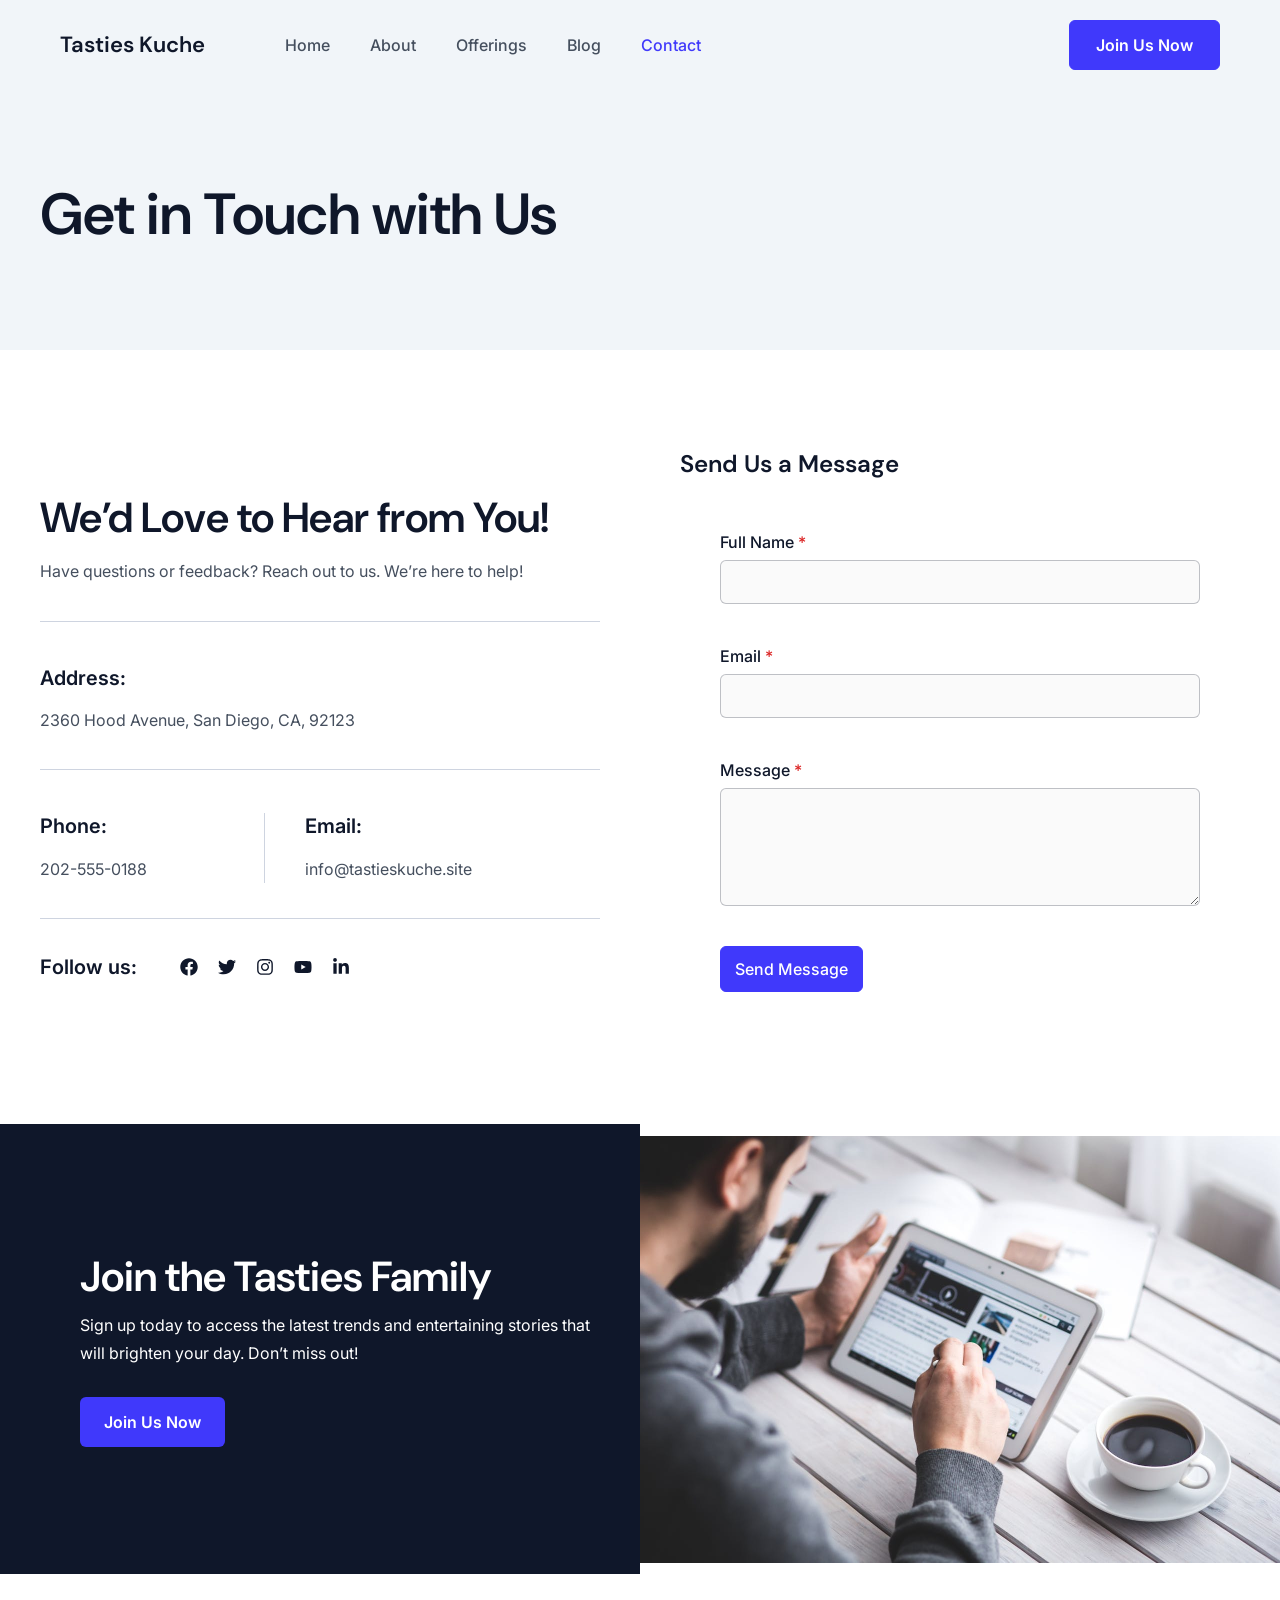
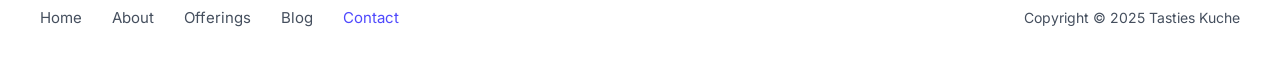
<file: contact/index.html>
<!DOCTYPE html>
<html lang="en-US">
<head>
<meta charset="UTF-8">
<meta name="viewport" content="width=device-width, initial-scale=1">
	<link rel="profile" href="https://gmpg.org/xfn/11"> 
	<title>Contact &#8211; Tasties Kuche</title>
<meta name="robots" content="max-image-preview:large">
	<style>img:is([sizes="auto" i], [sizes^="auto," i]) { contain-intrinsic-size: 3000px 1500px }</style>
	<link rel="dns-prefetch" href="//fonts.googleapis.com">
<link rel="alternate" type="application/rss+xml" title="Tasties Kuche &raquo; Feed" href="/feed/">
<link rel="alternate" type="application/rss+xml" title="Tasties Kuche &raquo; Comments Feed" href="/comments/feed/">
<script>
window._wpemojiSettings = {"baseUrl":"https:\/\/s.w.org\/images\/core\/emoji\/15.1.0\/72x72\/","ext":".png","svgUrl":"https:\/\/s.w.org\/images\/core\/emoji\/15.1.0\/svg\/","svgExt":".svg","source":{"concatemoji":"\/wp-includes\/js\/wp-emoji-release.min.js?ver=6.8"}};
/*! This file is auto-generated */
!function(i,n){var o,s,e;function c(e){try{var t={supportTests:e,timestamp:(new Date).valueOf()};sessionStorage.setItem(o,JSON.stringify(t))}catch(e){}}function p(e,t,n){e.clearRect(0,0,e.canvas.width,e.canvas.height),e.fillText(t,0,0);var t=new Uint32Array(e.getImageData(0,0,e.canvas.width,e.canvas.height).data),r=(e.clearRect(0,0,e.canvas.width,e.canvas.height),e.fillText(n,0,0),new Uint32Array(e.getImageData(0,0,e.canvas.width,e.canvas.height).data));return t.every(function(e,t){return e===r[t]})}function u(e,t,n){switch(t){case"flag":return n(e,"🏳️‍⚧️","🏳️​⚧️")?!1:!n(e,"🇺🇳","🇺​🇳")&&!n(e,"🏴󠁧󠁢󠁥󠁮󠁧󠁿","🏴​󠁧​󠁢​󠁥​󠁮​󠁧​󠁿");case"emoji":return!n(e,"🐦‍🔥","🐦​🔥")}return!1}function f(e,t,n){var r="undefined"!=typeof WorkerGlobalScope&&self instanceof WorkerGlobalScope?new OffscreenCanvas(300,150):i.createElement("canvas"),a=r.getContext("2d",{willReadFrequently:!0}),o=(a.textBaseline="top",a.font="600 32px Arial",{});return e.forEach(function(e){o[e]=t(a,e,n)}),o}function t(e){var t=i.createElement("script");t.src=e,t.defer=!0,i.head.appendChild(t)}"undefined"!=typeof Promise&&(o="wpEmojiSettingsSupports",s=["flag","emoji"],n.supports={everything:!0,everythingExceptFlag:!0},e=new Promise(function(e){i.addEventListener("DOMContentLoaded",e,{once:!0})}),new Promise(function(t){var n=function(){try{var e=JSON.parse(sessionStorage.getItem(o));if("object"==typeof e&&"number"==typeof e.timestamp&&(new Date).valueOf()<e.timestamp+604800&&"object"==typeof e.supportTests)return e.supportTests}catch(e){}return null}();if(!n){if("undefined"!=typeof Worker&&"undefined"!=typeof OffscreenCanvas&&"undefined"!=typeof URL&&URL.createObjectURL&&"undefined"!=typeof Blob)try{var e="postMessage("+f.toString()+"("+[JSON.stringify(s),u.toString(),p.toString()].join(",")+"));",r=new Blob([e],{type:"text/javascript"}),a=new Worker(URL.createObjectURL(r),{name:"wpTestEmojiSupports"});return void(a.onmessage=function(e){c(n=e.data),a.terminate(),t(n)})}catch(e){}c(n=f(s,u,p))}t(n)}).then(function(e){for(var t in e)n.supports[t]=e[t],n.supports.everything=n.supports.everything&&n.supports[t],"flag"!==t&&(n.supports.everythingExceptFlag=n.supports.everythingExceptFlag&&n.supports[t]);n.supports.everythingExceptFlag=n.supports.everythingExceptFlag&&!n.supports.flag,n.DOMReady=!1,n.readyCallback=function(){n.DOMReady=!0}}).then(function(){return e}).then(function(){var e;n.supports.everything||(n.readyCallback(),(e=n.source||{}).concatemoji?t(e.concatemoji):e.wpemoji&&e.twemoji&&(t(e.twemoji),t(e.wpemoji)))}))}((window,document),window._wpemojiSettings);
</script>
<link rel="stylesheet" id="astra-theme-css-css" href="/wp-content/themes/astra/assets/css/minified/main.min.css?ver=4.10.1" media="all">
<style id="astra-theme-css-inline-css">:root{--ast-post-nav-space:0;--ast-container-default-xlg-padding:3em;--ast-container-default-lg-padding:3em;--ast-container-default-slg-padding:2em;--ast-container-default-md-padding:3em;--ast-container-default-sm-padding:3em;--ast-container-default-xs-padding:2.4em;--ast-container-default-xxs-padding:1.8em;--ast-code-block-background:#ECEFF3;--ast-comment-inputs-background:#F9FAFB;--ast-normal-container-width:1200px;--ast-narrow-container-width:750px;--ast-blog-title-font-weight:normal;--ast-blog-meta-weight:inherit;--ast-global-color-primary:var(--ast-global-color-5);--ast-global-color-secondary:var(--ast-global-color-4);--ast-global-color-alternate-background:var(--ast-global-color-7);--ast-global-color-subtle-background:var(--ast-global-color-6);--ast-bg-style-guide:#F8FAFC;--ast-shadow-style-guide:0px 0px 4px 0 #00000057;--ast-global-dark-bg-style:#fff;--ast-global-dark-lfs:#fbfbfb;--ast-widget-bg-color:#fafafa;--ast-wc-container-head-bg-color:#fbfbfb;--ast-title-layout-bg:#eeeeee;--ast-search-border-color:#e7e7e7;--ast-lifter-hover-bg:#e6e6e6;--ast-gallery-block-color:#000;--srfm-color-input-label:var(--ast-global-color-2);}html{font-size:100%;}a{color:var(--ast-global-color-2);}a:hover,a:focus{color:var(--ast-global-color-1);}body,button,input,select,textarea,.ast-button,.ast-custom-button{font-family:'Inter',sans-serif;font-weight:400;font-size:16px;font-size:1rem;line-height:var(--ast-body-line-height,1.7em);}blockquote{color:var(--ast-global-color-3);}h1,.entry-content h1,h2,.entry-content h2,h3,.entry-content h3,h4,.entry-content h4,h5,.entry-content h5,h6,.entry-content h6,.site-title,.site-title a{font-family:'DM Sans',sans-serif;font-weight:600;}.ast-site-identity .site-title a{color:var(--ast-global-color-2);}.site-title{font-size:22px;font-size:1.375rem;display:block;}.site-header .site-description{font-size:15px;font-size:0.9375rem;display:none;}.entry-title{font-size:26px;font-size:1.625rem;}.archive .ast-article-post .ast-article-inner,.blog .ast-article-post .ast-article-inner,.archive .ast-article-post .ast-article-inner:hover,.blog .ast-article-post .ast-article-inner:hover{overflow:hidden;}h1,.entry-content h1{font-size:58px;font-size:3.625rem;font-weight:600;font-family:'DM Sans',sans-serif;line-height:1.2em;}h2,.entry-content h2{font-size:42px;font-size:2.625rem;font-weight:600;font-family:'DM Sans',sans-serif;line-height:1.2em;}h3,.entry-content h3{font-size:24px;font-size:1.5rem;font-weight:600;font-family:'DM Sans',sans-serif;line-height:1.2em;}h4,.entry-content h4{font-size:22px;font-size:1.375rem;line-height:1.2em;font-weight:600;font-family:'DM Sans',sans-serif;}h5,.entry-content h5{font-size:20px;font-size:1.25rem;line-height:1.2em;font-weight:600;font-family:'DM Sans',sans-serif;}h6,.entry-content h6{font-size:16px;font-size:1rem;line-height:1.1em;font-weight:normal;font-family:'Inter',sans-serif;}::selection{background-color:var(--ast-global-color-0);color:#ffffff;}body,h1,.entry-title a,.entry-content h1,h2,.entry-content h2,h3,.entry-content h3,h4,.entry-content h4,h5,.entry-content h5,h6,.entry-content h6{color:var(--ast-global-color-3);}.tagcloud a:hover,.tagcloud a:focus,.tagcloud a.current-item{color:#ffffff;border-color:var(--ast-global-color-2);background-color:var(--ast-global-color-2);}input:focus,input[type="text"]:focus,input[type="email"]:focus,input[type="url"]:focus,input[type="password"]:focus,input[type="reset"]:focus,input[type="search"]:focus,textarea:focus{border-color:var(--ast-global-color-2);}input[type="radio"]:checked,input[type=reset],input[type="checkbox"]:checked,input[type="checkbox"]:hover:checked,input[type="checkbox"]:focus:checked,input[type=range]::-webkit-slider-thumb{border-color:var(--ast-global-color-2);background-color:var(--ast-global-color-2);box-shadow:none;}.site-footer a:hover + .post-count,.site-footer a:focus + .post-count{background:var(--ast-global-color-2);border-color:var(--ast-global-color-2);}.single .nav-links .nav-previous,.single .nav-links .nav-next{color:var(--ast-global-color-2);}.entry-meta,.entry-meta *{line-height:1.45;color:var(--ast-global-color-2);}.entry-meta a:not(.ast-button):hover,.entry-meta a:not(.ast-button):hover *,.entry-meta a:not(.ast-button):focus,.entry-meta a:not(.ast-button):focus *,.page-links > .page-link,.page-links .page-link:hover,.post-navigation a:hover{color:var(--ast-global-color-1);}#cat option,.secondary .calendar_wrap thead a,.secondary .calendar_wrap thead a:visited{color:var(--ast-global-color-2);}.secondary .calendar_wrap #today,.ast-progress-val span{background:var(--ast-global-color-2);}.secondary a:hover + .post-count,.secondary a:focus + .post-count{background:var(--ast-global-color-2);border-color:var(--ast-global-color-2);}.calendar_wrap #today > a{color:#ffffff;}.page-links .page-link,.single .post-navigation a{color:var(--ast-global-color-2);}.ast-search-menu-icon .search-form button.search-submit{padding:0 4px;}.ast-search-menu-icon form.search-form{padding-right:0;}.ast-search-menu-icon.slide-search input.search-field{width:0;}.ast-header-search .ast-search-menu-icon.ast-dropdown-active .search-form,.ast-header-search .ast-search-menu-icon.ast-dropdown-active .search-field:focus{transition:all 0.2s;}.search-form input.search-field:focus{outline:none;}.ast-archive-title{color:var(--ast-global-color-2);}.widget-title,.widget .wp-block-heading{font-size:22px;font-size:1.375rem;color:var(--ast-global-color-2);}.ast-single-post .entry-content a,.ast-comment-content a:not(.ast-comment-edit-reply-wrap a){text-decoration:underline;}.ast-single-post .wp-block-button .wp-block-button__link,.ast-single-post .elementor-widget-button .elementor-button,.ast-single-post .entry-content .uagb-tab a,.ast-single-post .entry-content .uagb-ifb-cta a,.ast-single-post .entry-content .wp-block-uagb-buttons a,.ast-single-post .entry-content .uabb-module-content a,.ast-single-post .entry-content .uagb-post-grid a,.ast-single-post .entry-content .uagb-timeline a,.ast-single-post .entry-content .uagb-toc__wrap a,.ast-single-post .entry-content .uagb-taxomony-box a,.ast-single-post .entry-content .woocommerce a,.entry-content .wp-block-latest-posts > li > a,.ast-single-post .entry-content .wp-block-file__button,li.ast-post-filter-single,.ast-single-post .wp-block-buttons .wp-block-button.is-style-outline .wp-block-button__link,.ast-single-post .ast-comment-content .comment-reply-link,.ast-single-post .ast-comment-content .comment-edit-link{text-decoration:none;}.ast-search-menu-icon.slide-search a:focus-visible:focus-visible,.astra-search-icon:focus-visible,#close:focus-visible,a:focus-visible,.ast-menu-toggle:focus-visible,.site .skip-link:focus-visible,.wp-block-loginout input:focus-visible,.wp-block-search.wp-block-search__button-inside .wp-block-search__inside-wrapper,.ast-header-navigation-arrow:focus-visible,.woocommerce .wc-proceed-to-checkout > .checkout-button:focus-visible,.woocommerce .woocommerce-MyAccount-navigation ul li a:focus-visible,.ast-orders-table__row .ast-orders-table__cell:focus-visible,.woocommerce .woocommerce-order-details .order-again > .button:focus-visible,.woocommerce .woocommerce-message a.button.wc-forward:focus-visible,.woocommerce #minus_qty:focus-visible,.woocommerce #plus_qty:focus-visible,a#ast-apply-coupon:focus-visible,.woocommerce .woocommerce-info a:focus-visible,.woocommerce .astra-shop-summary-wrap a:focus-visible,.woocommerce a.wc-forward:focus-visible,#ast-apply-coupon:focus-visible,.woocommerce-js .woocommerce-mini-cart-item a.remove:focus-visible,#close:focus-visible,.button.search-submit:focus-visible,#search_submit:focus,.normal-search:focus-visible,.ast-header-account-wrap:focus-visible,.woocommerce .ast-on-card-button.ast-quick-view-trigger:focus{outline-style:dotted;outline-color:inherit;outline-width:thin;}input:focus,input[type="text"]:focus,input[type="email"]:focus,input[type="url"]:focus,input[type="password"]:focus,input[type="reset"]:focus,input[type="search"]:focus,input[type="number"]:focus,textarea:focus,.wp-block-search__input:focus,[data-section="section-header-mobile-trigger"] .ast-button-wrap .ast-mobile-menu-trigger-minimal:focus,.ast-mobile-popup-drawer.active .menu-toggle-close:focus,.woocommerce-ordering select.orderby:focus,#ast-scroll-top:focus,#coupon_code:focus,.woocommerce-page #comment:focus,.woocommerce #reviews #respond input#submit:focus,.woocommerce a.add_to_cart_button:focus,.woocommerce .button.single_add_to_cart_button:focus,.woocommerce .woocommerce-cart-form button:focus,.woocommerce .woocommerce-cart-form__cart-item .quantity .qty:focus,.woocommerce .woocommerce-billing-fields .woocommerce-billing-fields__field-wrapper .woocommerce-input-wrapper > .input-text:focus,.woocommerce #order_comments:focus,.woocommerce #place_order:focus,.woocommerce .woocommerce-address-fields .woocommerce-address-fields__field-wrapper .woocommerce-input-wrapper > .input-text:focus,.woocommerce .woocommerce-MyAccount-content form button:focus,.woocommerce .woocommerce-MyAccount-content .woocommerce-EditAccountForm .woocommerce-form-row .woocommerce-Input.input-text:focus,.woocommerce .ast-woocommerce-container .woocommerce-pagination ul.page-numbers li a:focus,body #content .woocommerce form .form-row .select2-container--default .select2-selection--single:focus,#ast-coupon-code:focus,.woocommerce.woocommerce-js .quantity input[type=number]:focus,.woocommerce-js .woocommerce-mini-cart-item .quantity input[type=number]:focus,.woocommerce p#ast-coupon-trigger:focus{border-style:dotted;border-color:inherit;border-width:thin;}input{outline:none;}.ast-logo-title-inline .site-logo-img{padding-right:1em;}body .ast-oembed-container *{position:absolute;top:0;width:100%;height:100%;left:0;}body .wp-block-embed-pocket-casts .ast-oembed-container *{position:unset;}.ast-single-post-featured-section + article {margin-top: 2em;}.site-content .ast-single-post-featured-section img {width: 100%;overflow: hidden;object-fit: cover;}.site > .ast-single-related-posts-container {margin-top: 0;}@media (min-width: 922px) {.ast-desktop .ast-container--narrow {max-width: var(--ast-narrow-container-width);margin: 0 auto;}}@media (max-width:921.9px){#ast-desktop-header{display:none;}}@media (min-width:922px){#ast-mobile-header{display:none;}}.wp-block-buttons.aligncenter{justify-content:center;}@media (max-width:921px){.ast-theme-transparent-header #primary,.ast-theme-transparent-header #secondary{padding:0;}}@media (max-width:921px){.ast-plain-container.ast-no-sidebar #primary{padding:0;}}.ast-plain-container.ast-no-sidebar #primary{margin-top:0;margin-bottom:0;}@media (max-width:921px){.ast-separate-container.ast-single-post.ast-right-sidebar #primary,.ast-separate-container.ast-single-post.ast-left-sidebar #primary,.ast-separate-container.ast-single-post #primary,.ast-plain-container #primary,.ast-narrow-container #primary{margin-top:40px;margin-bottom:20px;}.ast-separate-container.ast-single-post.ast-right-sidebar #primary,.ast-separate-container.ast-single-post.ast-left-sidebar #primary,.ast-separate-container.ast-single-post #primary,.ast-plain-container.ast-single-post #primary,.ast-narrow-container.ast-single-post #primary{margin-top:40px;margin-bottom:20px;}}@media (max-width:544px){.ast-separate-container.ast-single-post.ast-right-sidebar #primary,.ast-separate-container.ast-single-post.ast-left-sidebar #primary,.ast-separate-container.ast-single-post #primary,.ast-plain-container.ast-single-post #primary,.ast-narrow-container.ast-single-post #primary{margin-top:30px;margin-bottom:20px;}}@media (max-width:921px){.ast-separate-container #primary,.ast-narrow-container #primary{padding-top:0px;}}@media (max-width:544px){.ast-separate-container #primary,.ast-narrow-container #primary{padding-top:0px;}}@media (max-width:921px){.ast-separate-container #primary,.ast-narrow-container #primary{padding-bottom:0px;}}@media (max-width:544px){.ast-separate-container #primary,.ast-narrow-container #primary{padding-bottom:0px;}}.wp-block-button.is-style-outline .wp-block-button__link{border-color:var(--ast-global-color-0);}div.wp-block-button.is-style-outline > .wp-block-button__link:not(.has-text-color),div.wp-block-button.wp-block-button__link.is-style-outline:not(.has-text-color){color:var(--ast-global-color-0);}.wp-block-button.is-style-outline .wp-block-button__link:hover,.wp-block-buttons .wp-block-button.is-style-outline .wp-block-button__link:focus,.wp-block-buttons .wp-block-button.is-style-outline > .wp-block-button__link:not(.has-text-color):hover,.wp-block-buttons .wp-block-button.wp-block-button__link.is-style-outline:not(.has-text-color):hover{color:#ffffff;background-color:var(--ast-global-color-1);border-color:var(--ast-global-color-1);}.post-page-numbers.current .page-link,.ast-pagination .page-numbers.current{color:#ffffff;border-color:var(--ast-global-color-0);background-color:var(--ast-global-color-0);}.wp-block-buttons .wp-block-button.is-style-outline .wp-block-button__link.wp-element-button,.ast-outline-button,.wp-block-uagb-buttons-child .uagb-buttons-repeater.ast-outline-button{border-color:var(--ast-global-color-2);border-top-width:1px;border-right-width:1px;border-bottom-width:1px;border-left-width:1px;font-family:inherit;font-weight:600;font-size:16px;font-size:1rem;line-height:1em;padding-top:17px;padding-right:24px;padding-bottom:17px;padding-left:24px;border-top-left-radius:6px;border-top-right-radius:6px;border-bottom-right-radius:6px;border-bottom-left-radius:6px;}.wp-block-buttons .wp-block-button.is-style-outline > .wp-block-button__link:not(.has-text-color),.wp-block-buttons .wp-block-button.wp-block-button__link.is-style-outline:not(.has-text-color),.ast-outline-button{color:var(--ast-global-color-2);}.wp-block-button.is-style-outline .wp-block-button__link:hover,.wp-block-buttons .wp-block-button.is-style-outline .wp-block-button__link:focus,.wp-block-buttons .wp-block-button.is-style-outline > .wp-block-button__link:not(.has-text-color):hover,.wp-block-buttons .wp-block-button.wp-block-button__link.is-style-outline:not(.has-text-color):hover,.ast-outline-button:hover,.ast-outline-button:focus,.wp-block-uagb-buttons-child .uagb-buttons-repeater.ast-outline-button:hover,.wp-block-uagb-buttons-child .uagb-buttons-repeater.ast-outline-button:focus{color:#ffffff;background-color:var(--ast-global-color-1);border-color:var(--ast-global-color-1);}.wp-block-button .wp-block-button__link.wp-element-button.is-style-outline:not(.has-background),.wp-block-button.is-style-outline>.wp-block-button__link.wp-element-button:not(.has-background),.ast-outline-button{background-color:transparent;}.entry-content[data-ast-blocks-layout] > figure{margin-bottom:1em;}h1.widget-title{font-weight:600;}h2.widget-title{font-weight:600;}h3.widget-title{font-weight:600;}.elementor-widget-container .elementor-loop-container .e-loop-item[data-elementor-type="loop-item"]{width:100%;}#page{display:flex;flex-direction:column;min-height:100vh;}.ast-404-layout-1 h1.page-title{color:var(--ast-global-color-2);}.single .post-navigation a{line-height:1em;height:inherit;}.error-404 .page-sub-title{font-size:1.5rem;font-weight:inherit;}.search .site-content .content-area .search-form{margin-bottom:0;}#page .site-content{flex-grow:1;}.widget{margin-bottom:1.25em;}#secondary li{line-height:1.5em;}#secondary .wp-block-group h2{margin-bottom:0.7em;}#secondary h2{font-size:1.7rem;}.ast-separate-container .ast-article-post,.ast-separate-container .ast-article-single,.ast-separate-container .comment-respond{padding:3em;}.ast-separate-container .ast-article-single .ast-article-single{padding:0;}.ast-article-single .wp-block-post-template-is-layout-grid{padding-left:0;}.ast-separate-container .comments-title,.ast-narrow-container .comments-title{padding:1.5em 2em;}.ast-page-builder-template .comment-form-textarea,.ast-comment-formwrap .ast-grid-common-col{padding:0;}.ast-comment-formwrap{padding:0;display:inline-flex;column-gap:20px;width:100%;margin-left:0;margin-right:0;}.comments-area textarea#comment:focus,.comments-area textarea#comment:active,.comments-area .ast-comment-formwrap input[type="text"]:focus,.comments-area .ast-comment-formwrap input[type="text"]:active {box-shadow:none;outline:none;}.archive.ast-page-builder-template .entry-header{margin-top:2em;}.ast-page-builder-template .ast-comment-formwrap{width:100%;}.entry-title{margin-bottom:0.5em;}.ast-archive-description p{font-size:inherit;font-weight:inherit;line-height:inherit;}.ast-separate-container .ast-comment-list li.depth-1,.hentry{margin-bottom:2em;}@media (min-width:921px){.ast-left-sidebar.ast-page-builder-template #secondary,.archive.ast-right-sidebar.ast-page-builder-template .site-main{padding-left:20px;padding-right:20px;}}@media (max-width:544px){.ast-comment-formwrap.ast-row{column-gap:10px;display:inline-block;}#ast-commentform .ast-grid-common-col{position:relative;width:100%;}}@media (min-width:1201px){.ast-separate-container .ast-article-post,.ast-separate-container .ast-article-single,.ast-separate-container .ast-author-box,.ast-separate-container .ast-404-layout-1,.ast-separate-container .no-results{padding:3em;}}@media (max-width:921px){.ast-separate-container #primary,.ast-separate-container #secondary{padding:1.5em 0;}#primary,#secondary{padding:1.5em 0;margin:0;}.ast-left-sidebar #content > .ast-container{display:flex;flex-direction:column-reverse;width:100%;}}@media (min-width:922px){.ast-separate-container.ast-right-sidebar #primary,.ast-separate-container.ast-left-sidebar #primary{border:0;}.search-no-results.ast-separate-container #primary{margin-bottom:4em;}}.wp-block-button .wp-block-button__link{color:#ffffff;}.wp-block-button .wp-block-button__link:hover,.wp-block-button .wp-block-button__link:focus{color:#ffffff;background-color:var(--ast-global-color-1);border-color:var(--ast-global-color-1);}.elementor-widget-heading h1.elementor-heading-title{line-height:1.2em;}.elementor-widget-heading h2.elementor-heading-title{line-height:1.2em;}.elementor-widget-heading h3.elementor-heading-title{line-height:1.2em;}.elementor-widget-heading h4.elementor-heading-title{line-height:1.2em;}.elementor-widget-heading h5.elementor-heading-title{line-height:1.2em;}.elementor-widget-heading h6.elementor-heading-title{line-height:1.1em;}.wp-block-button .wp-block-button__link,.wp-block-search .wp-block-search__button,body .wp-block-file .wp-block-file__button{border-style:solid;border-top-width:0px;border-right-width:0px;border-left-width:0px;border-bottom-width:0px;border-color:var(--ast-global-color-0);background-color:var(--ast-global-color-0);color:#ffffff;font-family:inherit;font-weight:600;line-height:1em;font-size:16px;font-size:1rem;border-top-left-radius:6px;border-top-right-radius:6px;border-bottom-right-radius:6px;border-bottom-left-radius:6px;padding-top:17px;padding-right:24px;padding-bottom:17px;padding-left:24px;}@media (max-width:921px){.wp-block-button .wp-block-button__link,.wp-block-search .wp-block-search__button,body .wp-block-file .wp-block-file__button{padding-top:17px;padding-right:24px;padding-bottom:17px;padding-left:24px;}}@media (max-width:544px){.wp-block-button .wp-block-button__link,.wp-block-search .wp-block-search__button,body .wp-block-file .wp-block-file__button{padding-top:17px;padding-right:24px;padding-bottom:17px;padding-left:24px;}}.menu-toggle,button,.ast-button,.ast-custom-button,.button,input#submit,input[type="button"],input[type="submit"],input[type="reset"],form[CLASS*="wp-block-search__"].wp-block-search .wp-block-search__inside-wrapper .wp-block-search__button,body .wp-block-file .wp-block-file__button,.search .search-submit,.woocommerce-js a.button,.woocommerce button.button,.woocommerce .woocommerce-message a.button,.woocommerce #respond input#submit.alt,.woocommerce input.button.alt,.woocommerce input.button,.woocommerce input.button:disabled,.woocommerce input.button:disabled[disabled],.woocommerce input.button:disabled:hover,.woocommerce input.button:disabled[disabled]:hover,.woocommerce #respond input#submit,.woocommerce button.button.alt.disabled,.wc-block-grid__products .wc-block-grid__product .wp-block-button__link,.wc-block-grid__product-onsale,[CLASS*="wc-block"] button,.woocommerce-js .astra-cart-drawer .astra-cart-drawer-content .woocommerce-mini-cart__buttons .button:not(.checkout):not(.ast-continue-shopping),.woocommerce-js .astra-cart-drawer .astra-cart-drawer-content .woocommerce-mini-cart__buttons a.checkout,.woocommerce button.button.alt.disabled.wc-variation-selection-needed,[CLASS*="wc-block"] .wc-block-components-button{border-style:solid;border-top-width:0px;border-right-width:0px;border-left-width:0px;border-bottom-width:0px;color:#ffffff;border-color:var(--ast-global-color-0);background-color:var(--ast-global-color-0);padding-top:17px;padding-right:24px;padding-bottom:17px;padding-left:24px;font-family:inherit;font-weight:600;font-size:16px;font-size:1rem;line-height:1em;border-top-left-radius:6px;border-top-right-radius:6px;border-bottom-right-radius:6px;border-bottom-left-radius:6px;}button:focus,.menu-toggle:hover,button:hover,.ast-button:hover,.ast-custom-button:hover .button:hover,.ast-custom-button:hover ,input[type=reset]:hover,input[type=reset]:focus,input#submit:hover,input#submit:focus,input[type="button"]:hover,input[type="button"]:focus,input[type="submit"]:hover,input[type="submit"]:focus,form[CLASS*="wp-block-search__"].wp-block-search .wp-block-search__inside-wrapper .wp-block-search__button:hover,form[CLASS*="wp-block-search__"].wp-block-search .wp-block-search__inside-wrapper .wp-block-search__button:focus,body .wp-block-file .wp-block-file__button:hover,body .wp-block-file .wp-block-file__button:focus,.woocommerce-js a.button:hover,.woocommerce button.button:hover,.woocommerce .woocommerce-message a.button:hover,.woocommerce #respond input#submit:hover,.woocommerce #respond input#submit.alt:hover,.woocommerce input.button.alt:hover,.woocommerce input.button:hover,.woocommerce button.button.alt.disabled:hover,.wc-block-grid__products .wc-block-grid__product .wp-block-button__link:hover,[CLASS*="wc-block"] button:hover,.woocommerce-js .astra-cart-drawer .astra-cart-drawer-content .woocommerce-mini-cart__buttons .button:not(.checkout):not(.ast-continue-shopping):hover,.woocommerce-js .astra-cart-drawer .astra-cart-drawer-content .woocommerce-mini-cart__buttons a.checkout:hover,.woocommerce button.button.alt.disabled.wc-variation-selection-needed:hover,[CLASS*="wc-block"] .wc-block-components-button:hover,[CLASS*="wc-block"] .wc-block-components-button:focus{color:#ffffff;background-color:var(--ast-global-color-1);border-color:var(--ast-global-color-1);}form[CLASS*="wp-block-search__"].wp-block-search .wp-block-search__inside-wrapper .wp-block-search__button.has-icon{padding-top:calc(17px - 3px);padding-right:calc(24px - 3px);padding-bottom:calc(17px - 3px);padding-left:calc(24px - 3px);}@media (max-width:921px){.menu-toggle,button,.ast-button,.ast-custom-button,.button,input#submit,input[type="button"],input[type="submit"],input[type="reset"],form[CLASS*="wp-block-search__"].wp-block-search .wp-block-search__inside-wrapper .wp-block-search__button,body .wp-block-file .wp-block-file__button,.search .search-submit,.woocommerce-js a.button,.woocommerce button.button,.woocommerce .woocommerce-message a.button,.woocommerce #respond input#submit.alt,.woocommerce input.button.alt,.woocommerce input.button,.woocommerce input.button:disabled,.woocommerce input.button:disabled[disabled],.woocommerce input.button:disabled:hover,.woocommerce input.button:disabled[disabled]:hover,.woocommerce #respond input#submit,.woocommerce button.button.alt.disabled,.wc-block-grid__products .wc-block-grid__product .wp-block-button__link,.wc-block-grid__product-onsale,[CLASS*="wc-block"] button,.woocommerce-js .astra-cart-drawer .astra-cart-drawer-content .woocommerce-mini-cart__buttons .button:not(.checkout):not(.ast-continue-shopping),.woocommerce-js .astra-cart-drawer .astra-cart-drawer-content .woocommerce-mini-cart__buttons a.checkout,.woocommerce button.button.alt.disabled.wc-variation-selection-needed,[CLASS*="wc-block"] .wc-block-components-button{padding-top:17px;padding-right:24px;padding-bottom:17px;padding-left:24px;}}@media (max-width:544px){.menu-toggle,button,.ast-button,.ast-custom-button,.button,input#submit,input[type="button"],input[type="submit"],input[type="reset"],form[CLASS*="wp-block-search__"].wp-block-search .wp-block-search__inside-wrapper .wp-block-search__button,body .wp-block-file .wp-block-file__button,.search .search-submit,.woocommerce-js a.button,.woocommerce button.button,.woocommerce .woocommerce-message a.button,.woocommerce #respond input#submit.alt,.woocommerce input.button.alt,.woocommerce input.button,.woocommerce input.button:disabled,.woocommerce input.button:disabled[disabled],.woocommerce input.button:disabled:hover,.woocommerce input.button:disabled[disabled]:hover,.woocommerce #respond input#submit,.woocommerce button.button.alt.disabled,.wc-block-grid__products .wc-block-grid__product .wp-block-button__link,.wc-block-grid__product-onsale,[CLASS*="wc-block"] button,.woocommerce-js .astra-cart-drawer .astra-cart-drawer-content .woocommerce-mini-cart__buttons .button:not(.checkout):not(.ast-continue-shopping),.woocommerce-js .astra-cart-drawer .astra-cart-drawer-content .woocommerce-mini-cart__buttons a.checkout,.woocommerce button.button.alt.disabled.wc-variation-selection-needed,[CLASS*="wc-block"] .wc-block-components-button{padding-top:17px;padding-right:24px;padding-bottom:17px;padding-left:24px;}}@media (max-width:921px){.ast-mobile-header-stack .main-header-bar .ast-search-menu-icon{display:inline-block;}.ast-header-break-point.ast-header-custom-item-outside .ast-mobile-header-stack .main-header-bar .ast-search-icon{margin:0;}.ast-comment-avatar-wrap img{max-width:2.5em;}.ast-comment-meta{padding:0 1.8888em 1.3333em;}.ast-separate-container .ast-comment-list li.depth-1{padding:1.5em 2.14em;}.ast-separate-container .comment-respond{padding:2em 2.14em;}}@media (min-width:544px){.ast-container{max-width:100%;}}@media (max-width:544px){.ast-separate-container .ast-article-post,.ast-separate-container .ast-article-single,.ast-separate-container .comments-title,.ast-separate-container .ast-archive-description{padding:1.5em 1em;}.ast-separate-container #content .ast-container{padding-left:0.54em;padding-right:0.54em;}.ast-separate-container .ast-comment-list .bypostauthor{padding:.5em;}.ast-search-menu-icon.ast-dropdown-active .search-field{width:170px;}} #ast-mobile-header .ast-site-header-cart-li a{pointer-events:none;}.ast-separate-container{background-color:var(--ast-global-color-4);background-image:none;}@media (max-width:921px){.widget-title{font-size:22px;font-size:1.375rem;}body,button,input,select,textarea,.ast-button,.ast-custom-button{font-size:16px;font-size:1rem;}#secondary,#secondary button,#secondary input,#secondary select,#secondary textarea{font-size:16px;font-size:1rem;}.site-title{font-size:22px;font-size:1.375rem;display:block;}.site-header .site-description{display:none;}.entry-title{font-size:24px;font-size:1.5rem;}h1,.entry-content h1{font-size:40px;}h2,.entry-content h2{font-size:32px;}h3,.entry-content h3{font-size:24px;}h4,.entry-content h4{font-size:22px;font-size:1.375rem;}h5,.entry-content h5{font-size:18px;font-size:1.125rem;}h6,.entry-content h6{font-size:16px;font-size:1rem;}body,.ast-separate-container{background-color:var(--ast-global-color-4);background-image:none;}}@media (max-width:544px){.widget-title{font-size:22px;font-size:1.375rem;}body,button,input,select,textarea,.ast-button,.ast-custom-button{font-size:16px;font-size:1rem;}#secondary,#secondary button,#secondary input,#secondary select,#secondary textarea{font-size:16px;font-size:1rem;}.site-title{font-size:20px;font-size:1.25rem;display:block;}.site-header .site-description{display:none;}.entry-title{font-size:24px;font-size:1.5rem;}h1,.entry-content h1{font-size:32px;}h2,.entry-content h2{font-size:26px;}h3,.entry-content h3{font-size:22px;}h4,.entry-content h4{font-size:19px;font-size:1.1875rem;}h5,.entry-content h5{font-size:18px;font-size:1.125rem;}h6,.entry-content h6{font-size:16px;font-size:1rem;}body,.ast-separate-container{background-color:var(--ast-global-color-4);background-image:none;}}@media (max-width:544px){html{font-size:100%;}}@media (min-width:922px){.ast-container{max-width:1240px;}}@media (min-width:922px){.site-content .ast-container{display:flex;}}@media (max-width:921px){.site-content .ast-container{flex-direction:column;}}@media (min-width:922px){.main-header-menu .sub-menu .menu-item.ast-left-align-sub-menu:hover > .sub-menu,.main-header-menu .sub-menu .menu-item.ast-left-align-sub-menu.focus > .sub-menu{margin-left:-0px;}}.entry-content li > p{margin-bottom:0;}.site .comments-area{padding-top:2em;padding-bottom:3em;}.wp-block-file {display: flex;align-items: center;flex-wrap: wrap;justify-content: space-between;}.wp-block-pullquote {border: none;}.wp-block-pullquote blockquote::before {content: "\201D";font-family: "Helvetica",sans-serif;display: flex;transform: rotate( 180deg );font-size: 6rem;font-style: normal;line-height: 1;font-weight: bold;align-items: center;justify-content: center;}.has-text-align-right > blockquote::before {justify-content: flex-start;}.has-text-align-left > blockquote::before {justify-content: flex-end;}figure.wp-block-pullquote.is-style-solid-color blockquote {max-width: 100%;text-align: inherit;}:root {--wp--custom--ast-default-block-top-padding: 100px;--wp--custom--ast-default-block-right-padding: 80px;--wp--custom--ast-default-block-bottom-padding: 100px;--wp--custom--ast-default-block-left-padding: 80px;--wp--custom--ast-container-width: 1200px;--wp--custom--ast-content-width-size: 1200px;--wp--custom--ast-wide-width-size: calc(1200px + var(--wp--custom--ast-default-block-left-padding) + var(--wp--custom--ast-default-block-right-padding));}.ast-narrow-container {--wp--custom--ast-content-width-size: 750px;--wp--custom--ast-wide-width-size: 750px;}@media(max-width: 921px) {:root {--wp--custom--ast-default-block-top-padding: 50px;--wp--custom--ast-default-block-right-padding: 50px;--wp--custom--ast-default-block-bottom-padding: 50px;--wp--custom--ast-default-block-left-padding: 50px;}}@media(max-width: 544px) {:root {--wp--custom--ast-default-block-top-padding: 50px;--wp--custom--ast-default-block-right-padding: 30px;--wp--custom--ast-default-block-bottom-padding: 50px;--wp--custom--ast-default-block-left-padding: 30px;}}.entry-content > .wp-block-group,.entry-content > .wp-block-cover,.entry-content > .wp-block-columns {padding-top: var(--wp--custom--ast-default-block-top-padding);padding-right: var(--wp--custom--ast-default-block-right-padding);padding-bottom: var(--wp--custom--ast-default-block-bottom-padding);padding-left: var(--wp--custom--ast-default-block-left-padding);}.ast-plain-container.ast-no-sidebar .entry-content > .alignfull,.ast-page-builder-template .ast-no-sidebar .entry-content > .alignfull {margin-left: calc( -50vw + 50%);margin-right: calc( -50vw + 50%);max-width: 100vw;width: 100vw;}.ast-plain-container.ast-no-sidebar .entry-content .alignfull .alignfull,.ast-page-builder-template.ast-no-sidebar .entry-content .alignfull .alignfull,.ast-plain-container.ast-no-sidebar .entry-content .alignfull .alignwide,.ast-page-builder-template.ast-no-sidebar .entry-content .alignfull .alignwide,.ast-plain-container.ast-no-sidebar .entry-content .alignwide .alignfull,.ast-page-builder-template.ast-no-sidebar .entry-content .alignwide .alignfull,.ast-plain-container.ast-no-sidebar .entry-content .alignwide .alignwide,.ast-page-builder-template.ast-no-sidebar .entry-content .alignwide .alignwide,.ast-plain-container.ast-no-sidebar .entry-content .wp-block-column .alignfull,.ast-page-builder-template.ast-no-sidebar .entry-content .wp-block-column .alignfull,.ast-plain-container.ast-no-sidebar .entry-content .wp-block-column .alignwide,.ast-page-builder-template.ast-no-sidebar .entry-content .wp-block-column .alignwide {margin-left: auto;margin-right: auto;width: 100%;}[data-ast-blocks-layout] .wp-block-separator:not(.is-style-dots) {height: 0;}[data-ast-blocks-layout] .wp-block-separator {margin: 20px auto;}[data-ast-blocks-layout] .wp-block-separator:not(.is-style-wide):not(.is-style-dots) {max-width: 100px;}[data-ast-blocks-layout] .wp-block-separator.has-background {padding: 0;}.entry-content[data-ast-blocks-layout] > * {max-width: var(--wp--custom--ast-content-width-size);margin-left: auto;margin-right: auto;}.entry-content[data-ast-blocks-layout] > .alignwide {max-width: var(--wp--custom--ast-wide-width-size);}.entry-content[data-ast-blocks-layout] .alignfull {max-width: none;}.entry-content .wp-block-columns {margin-bottom: 0;}blockquote {margin: 1.5em;border-color: rgba(0,0,0,0.05);}.wp-block-quote:not(.has-text-align-right):not(.has-text-align-center) {border-left: 5px solid rgba(0,0,0,0.05);}.has-text-align-right > blockquote,blockquote.has-text-align-right {border-right: 5px solid rgba(0,0,0,0.05);}.has-text-align-left > blockquote,blockquote.has-text-align-left {border-left: 5px solid rgba(0,0,0,0.05);}.wp-block-site-tagline,.wp-block-latest-posts .read-more {margin-top: 15px;}.wp-block-loginout p label {display: block;}.wp-block-loginout p:not(.login-remember):not(.login-submit) input {width: 100%;}.wp-block-loginout input:focus {border-color: transparent;}.wp-block-loginout input:focus {outline: thin dotted;}.entry-content .wp-block-media-text .wp-block-media-text__content {padding: 0 0 0 8%;}.entry-content .wp-block-media-text.has-media-on-the-right .wp-block-media-text__content {padding: 0 8% 0 0;}.entry-content .wp-block-media-text.has-background .wp-block-media-text__content {padding: 8%;}.entry-content .wp-block-cover:not([class*="background-color"]):not(.has-text-color.has-link-color) .wp-block-cover__inner-container,.entry-content .wp-block-cover:not([class*="background-color"]) .wp-block-cover-image-text,.entry-content .wp-block-cover:not([class*="background-color"]) .wp-block-cover-text,.entry-content .wp-block-cover-image:not([class*="background-color"]) .wp-block-cover__inner-container,.entry-content .wp-block-cover-image:not([class*="background-color"]) .wp-block-cover-image-text,.entry-content .wp-block-cover-image:not([class*="background-color"]) .wp-block-cover-text {color: var(--ast-global-color-primary,var(--ast-global-color-5));}.wp-block-loginout .login-remember input {width: 1.1rem;height: 1.1rem;margin: 0 5px 4px 0;vertical-align: middle;}.wp-block-latest-posts > li > *:first-child,.wp-block-latest-posts:not(.is-grid) > li:first-child {margin-top: 0;}.entry-content > .wp-block-buttons,.entry-content > .wp-block-uagb-buttons {margin-bottom: 1.5em;}.wp-block-search__inside-wrapper .wp-block-search__input {padding: 0 10px;color: var(--ast-global-color-3);background: var(--ast-global-color-primary,var(--ast-global-color-5));border-color: var(--ast-border-color);}.wp-block-latest-posts .read-more {margin-bottom: 1.5em;}.wp-block-search__no-button .wp-block-search__inside-wrapper .wp-block-search__input {padding-top: 5px;padding-bottom: 5px;}.wp-block-latest-posts .wp-block-latest-posts__post-date,.wp-block-latest-posts .wp-block-latest-posts__post-author {font-size: 1rem;}.wp-block-latest-posts > li > *,.wp-block-latest-posts:not(.is-grid) > li {margin-top: 12px;margin-bottom: 12px;}.ast-page-builder-template .entry-content[data-ast-blocks-layout] > *,.ast-page-builder-template .entry-content[data-ast-blocks-layout] > .alignfull:not(.wp-block-group):not(.uagb-is-root-container) > * {max-width: none;}.ast-page-builder-template .entry-content[data-ast-blocks-layout] > .alignwide:not(.uagb-is-root-container) > * {max-width: var(--wp--custom--ast-wide-width-size);}.ast-page-builder-template .entry-content[data-ast-blocks-layout] > .inherit-container-width > *,.ast-page-builder-template .entry-content[data-ast-blocks-layout] > *:not(.wp-block-group):not(.uagb-is-root-container) > *,.entry-content[data-ast-blocks-layout] > .wp-block-cover .wp-block-cover__inner-container {max-width: var(--wp--custom--ast-content-width-size) ;margin-left: auto;margin-right: auto;}.entry-content[data-ast-blocks-layout] .wp-block-cover:not(.alignleft):not(.alignright) {width: auto;}@media(max-width: 1200px) {.ast-separate-container .entry-content > .alignfull,.ast-separate-container .entry-content[data-ast-blocks-layout] > .alignwide,.ast-plain-container .entry-content[data-ast-blocks-layout] > .alignwide,.ast-plain-container .entry-content .alignfull {margin-left: calc(-1 * min(var(--ast-container-default-xlg-padding),20px)) ;margin-right: calc(-1 * min(var(--ast-container-default-xlg-padding),20px));}}@media(min-width: 1201px) {.ast-separate-container .entry-content > .alignfull {margin-left: calc(-1 * var(--ast-container-default-xlg-padding) );margin-right: calc(-1 * var(--ast-container-default-xlg-padding) );}.ast-separate-container .entry-content[data-ast-blocks-layout] > .alignwide,.ast-plain-container .entry-content[data-ast-blocks-layout] > .alignwide {margin-left: calc(-1 * var(--wp--custom--ast-default-block-left-padding) );margin-right: calc(-1 * var(--wp--custom--ast-default-block-right-padding) );}}@media(min-width: 921px) {.ast-separate-container .entry-content .wp-block-group.alignwide:not(.inherit-container-width) > :where(:not(.alignleft):not(.alignright)),.ast-plain-container .entry-content .wp-block-group.alignwide:not(.inherit-container-width) > :where(:not(.alignleft):not(.alignright)) {max-width: calc( var(--wp--custom--ast-content-width-size) + 80px );}.ast-plain-container.ast-right-sidebar .entry-content[data-ast-blocks-layout] .alignfull,.ast-plain-container.ast-left-sidebar .entry-content[data-ast-blocks-layout] .alignfull {margin-left: -60px;margin-right: -60px;}}@media(min-width: 544px) {.entry-content > .alignleft {margin-right: 20px;}.entry-content > .alignright {margin-left: 20px;}}@media (max-width:544px){.wp-block-columns .wp-block-column:not(:last-child){margin-bottom:20px;}.wp-block-latest-posts{margin:0;}}@media( max-width: 600px ) {.entry-content .wp-block-media-text .wp-block-media-text__content,.entry-content .wp-block-media-text.has-media-on-the-right .wp-block-media-text__content {padding: 8% 0 0;}.entry-content .wp-block-media-text.has-background .wp-block-media-text__content {padding: 8%;}}.ast-narrow-container .site-content .wp-block-uagb-image--align-full .wp-block-uagb-image__figure {max-width: 100%;margin-left: auto;margin-right: auto;}.entry-content ul,.entry-content ol {padding: revert;margin: revert;}:root .has-ast-global-color-0-color{color:var(--ast-global-color-0);}:root .has-ast-global-color-0-background-color{background-color:var(--ast-global-color-0);}:root .wp-block-button .has-ast-global-color-0-color{color:var(--ast-global-color-0);}:root .wp-block-button .has-ast-global-color-0-background-color{background-color:var(--ast-global-color-0);}:root .has-ast-global-color-1-color{color:var(--ast-global-color-1);}:root .has-ast-global-color-1-background-color{background-color:var(--ast-global-color-1);}:root .wp-block-button .has-ast-global-color-1-color{color:var(--ast-global-color-1);}:root .wp-block-button .has-ast-global-color-1-background-color{background-color:var(--ast-global-color-1);}:root .has-ast-global-color-2-color{color:var(--ast-global-color-2);}:root .has-ast-global-color-2-background-color{background-color:var(--ast-global-color-2);}:root .wp-block-button .has-ast-global-color-2-color{color:var(--ast-global-color-2);}:root .wp-block-button .has-ast-global-color-2-background-color{background-color:var(--ast-global-color-2);}:root .has-ast-global-color-3-color{color:var(--ast-global-color-3);}:root .has-ast-global-color-3-background-color{background-color:var(--ast-global-color-3);}:root .wp-block-button .has-ast-global-color-3-color{color:var(--ast-global-color-3);}:root .wp-block-button .has-ast-global-color-3-background-color{background-color:var(--ast-global-color-3);}:root .has-ast-global-color-4-color{color:var(--ast-global-color-4);}:root .has-ast-global-color-4-background-color{background-color:var(--ast-global-color-4);}:root .wp-block-button .has-ast-global-color-4-color{color:var(--ast-global-color-4);}:root .wp-block-button .has-ast-global-color-4-background-color{background-color:var(--ast-global-color-4);}:root .has-ast-global-color-5-color{color:var(--ast-global-color-5);}:root .has-ast-global-color-5-background-color{background-color:var(--ast-global-color-5);}:root .wp-block-button .has-ast-global-color-5-color{color:var(--ast-global-color-5);}:root .wp-block-button .has-ast-global-color-5-background-color{background-color:var(--ast-global-color-5);}:root .has-ast-global-color-6-color{color:var(--ast-global-color-6);}:root .has-ast-global-color-6-background-color{background-color:var(--ast-global-color-6);}:root .wp-block-button .has-ast-global-color-6-color{color:var(--ast-global-color-6);}:root .wp-block-button .has-ast-global-color-6-background-color{background-color:var(--ast-global-color-6);}:root .has-ast-global-color-7-color{color:var(--ast-global-color-7);}:root .has-ast-global-color-7-background-color{background-color:var(--ast-global-color-7);}:root .wp-block-button .has-ast-global-color-7-color{color:var(--ast-global-color-7);}:root .wp-block-button .has-ast-global-color-7-background-color{background-color:var(--ast-global-color-7);}:root .has-ast-global-color-8-color{color:var(--ast-global-color-8);}:root .has-ast-global-color-8-background-color{background-color:var(--ast-global-color-8);}:root .wp-block-button .has-ast-global-color-8-color{color:var(--ast-global-color-8);}:root .wp-block-button .has-ast-global-color-8-background-color{background-color:var(--ast-global-color-8);}:root{--ast-global-color-0:#4039fb;--ast-global-color-1:#4f49fd;--ast-global-color-2:#0f172a;--ast-global-color-3:#454f5e;--ast-global-color-4:#f1f5f9;--ast-global-color-5:#FFFFFF;--ast-global-color-6:#ced4e0;--ast-global-color-7:#0f172a;--ast-global-color-8:#000000;}:root {--ast-border-color : var(--ast-global-color-6);}.site .site-content #primary{margin-top:0px;margin-bottom:0px;margin-left:0px;margin-right:0px;}.site .site-content #primary .ast-article-single,.ast-separate-container .site-content #secondary .widget{padding-top:0px;padding-bottom:0px;padding-left:0px;padding-right:0px;}@media (max-width:921px){.site .site-content #primary{margin-top:0px;margin-bottom:0px;margin-left:0px;margin-right:0px;}.site .site-content #primary .ast-article-single,.ast-separate-container .site-content #secondary .widget{padding-top:0px;padding-bottom:0px;padding-left:0px;padding-right:0px;}}@media (max-width:544px){.site .site-content #primary{margin-top:0px;margin-bottom:0px;margin-left:0px;margin-right:0px;}.site .site-content #primary .ast-article-single,.ast-separate-container .site-content #secondary .widget{padding-top:0px;padding-bottom:0px;padding-left:0px;padding-right:0px;}}.ast-single-entry-banner {-js-display: flex;display: flex;flex-direction: column;justify-content: center;text-align: center;position: relative;background: var(--ast-title-layout-bg);}.ast-single-entry-banner[data-banner-layout="layout-1"] {max-width: 1200px;background: inherit;padding: 20px 0;}.ast-single-entry-banner[data-banner-width-type="custom"] {margin: 0 auto;width: 100%;}.ast-single-entry-banner + .site-content .entry-header {margin-bottom: 0;}.site .ast-author-avatar {--ast-author-avatar-size: ;}a.ast-underline-text {text-decoration: underline;}.ast-container > .ast-terms-link {position: relative;display: block;}a.ast-button.ast-badge-tax {padding: 4px 8px;border-radius: 3px;font-size: inherit;}header.entry-header:not(.related-entry-header) .entry-title{font-weight:600;font-size:32px;font-size:2rem;}header.entry-header:not(.related-entry-header) > *:not(:last-child){margin-bottom:10px;}.ast-archive-entry-banner {-js-display: flex;display: flex;flex-direction: column;justify-content: center;text-align: center;position: relative;background: var(--ast-title-layout-bg);}.ast-archive-entry-banner[data-banner-width-type="custom"] {margin: 0 auto;width: 100%;}.ast-archive-entry-banner[data-banner-layout="layout-1"] {background: inherit;padding: 20px 0;text-align: left;}body.archive .ast-archive-description{max-width:1200px;width:100%;text-align:left;padding-top:3em;padding-right:3em;padding-bottom:3em;padding-left:3em;}body.archive .ast-archive-description .ast-archive-title,body.archive .ast-archive-description .ast-archive-title *{font-weight:600;font-size:32px;font-size:2rem;}body.archive .ast-archive-description > *:not(:last-child){margin-bottom:10px;}@media (max-width:921px){body.archive .ast-archive-description{text-align:left;}}@media (max-width:544px){body.archive .ast-archive-description{text-align:left;}}.ast-breadcrumbs .trail-browse,.ast-breadcrumbs .trail-items,.ast-breadcrumbs .trail-items li{display:inline-block;margin:0;padding:0;border:none;background:inherit;text-indent:0;text-decoration:none;}.ast-breadcrumbs .trail-browse{font-size:inherit;font-style:inherit;font-weight:inherit;color:inherit;}.ast-breadcrumbs .trail-items{list-style:none;}.trail-items li::after{padding:0 0.3em;content:"\00bb";}.trail-items li:last-of-type::after{display:none;}h1,.entry-content h1,h2,.entry-content h2,h3,.entry-content h3,h4,.entry-content h4,h5,.entry-content h5,h6,.entry-content h6{color:var(--ast-global-color-2);}.entry-title a{color:var(--ast-global-color-2);}@media (max-width:921px){.ast-builder-grid-row-container.ast-builder-grid-row-tablet-3-firstrow .ast-builder-grid-row > *:first-child,.ast-builder-grid-row-container.ast-builder-grid-row-tablet-3-lastrow .ast-builder-grid-row > *:last-child{grid-column:1 / -1;}}@media (max-width:544px){.ast-builder-grid-row-container.ast-builder-grid-row-mobile-3-firstrow .ast-builder-grid-row > *:first-child,.ast-builder-grid-row-container.ast-builder-grid-row-mobile-3-lastrow .ast-builder-grid-row > *:last-child{grid-column:1 / -1;}}.ast-builder-layout-element .ast-site-identity{margin-top:0px;margin-bottom:0px;margin-left:0px;margin-right:0px;}.ast-builder-layout-element[data-section="title_tagline"]{display:flex;}@media (max-width:921px){.ast-header-break-point .ast-builder-layout-element[data-section="title_tagline"]{display:flex;}}@media (max-width:544px){.ast-header-break-point .ast-builder-layout-element[data-section="title_tagline"]{display:flex;}}[data-section*="section-hb-button-"] .menu-link{display:none;}.ast-header-button-1[data-section*="section-hb-button-"] .ast-builder-button-wrap .ast-custom-button{font-size:16px;font-size:1rem;}.ast-header-button-1 .ast-custom-button{color:#ffffff;background:var(--ast-global-color-0);border-color:var(--ast-global-color-0);border-top-width:1px;border-bottom-width:1px;border-left-width:1px;border-right-width:1px;}.ast-header-button-1 .ast-custom-button:hover{color:#ffffff;background:var(--ast-global-color-1);border-color:var(--ast-global-color-1);}.ast-header-button-1[data-section*="section-hb-button-"] .ast-builder-button-wrap .ast-custom-button{padding-top:16px;padding-bottom:16px;padding-left:26px;padding-right:26px;}.ast-header-button-1[data-section="section-hb-button-1"]{display:flex;}@media (max-width:921px){.ast-header-break-point .ast-header-button-1[data-section="section-hb-button-1"]{display:flex;}}@media (max-width:544px){.ast-header-break-point .ast-header-button-1[data-section="section-hb-button-1"]{display:flex;}}.ast-builder-menu-1{font-family:inherit;font-weight:500;}.ast-builder-menu-1 .menu-item > .menu-link{font-size:16px;font-size:1rem;color:var(--ast-global-color-3);padding-left:20px;padding-right:20px;}.ast-builder-menu-1 .menu-item > .ast-menu-toggle{color:var(--ast-global-color-3);}.ast-builder-menu-1 .menu-item:hover > .menu-link,.ast-builder-menu-1 .inline-on-mobile .menu-item:hover > .ast-menu-toggle{color:var(--ast-global-color-1);}.ast-builder-menu-1 .menu-item:hover > .ast-menu-toggle{color:var(--ast-global-color-1);}.ast-builder-menu-1 .menu-item.current-menu-item > .menu-link,.ast-builder-menu-1 .inline-on-mobile .menu-item.current-menu-item > .ast-menu-toggle,.ast-builder-menu-1 .current-menu-ancestor > .menu-link{color:var(--ast-global-color-0);}.ast-builder-menu-1 .menu-item.current-menu-item > .ast-menu-toggle{color:var(--ast-global-color-0);}.ast-builder-menu-1 .sub-menu,.ast-builder-menu-1 .inline-on-mobile .sub-menu{border-top-width:2px;border-bottom-width:0px;border-right-width:0px;border-left-width:0px;border-color:var(--ast-global-color-0);border-style:solid;}.ast-builder-menu-1 .sub-menu .sub-menu{top:-2px;}.ast-builder-menu-1 .main-header-menu > .menu-item > .sub-menu,.ast-builder-menu-1 .main-header-menu > .menu-item > .astra-full-megamenu-wrapper{margin-top:0px;}.ast-desktop .ast-builder-menu-1 .main-header-menu > .menu-item > .sub-menu:before,.ast-desktop .ast-builder-menu-1 .main-header-menu > .menu-item > .astra-full-megamenu-wrapper:before{height:calc( 0px + 2px + 5px );}.ast-builder-menu-1 .menu-item.menu-item-has-children > .ast-menu-toggle{right:calc( 20px - 0.907em );}.ast-builder-menu-1 .main-header-menu,.ast-header-break-point .ast-builder-menu-1 .main-header-menu{margin-top:0px;margin-bottom:0px;margin-left:40px;margin-right:0px;}.ast-desktop .ast-builder-menu-1 .menu-item .sub-menu .menu-link{border-style:none;}@media (max-width:921px){.ast-header-break-point .ast-builder-menu-1 .menu-item.menu-item-has-children > .ast-menu-toggle{top:0;}.ast-builder-menu-1 .inline-on-mobile .menu-item.menu-item-has-children > .ast-menu-toggle{right:-15px;}.ast-builder-menu-1 .menu-item-has-children > .menu-link:after{content:unset;}.ast-builder-menu-1 .main-header-menu > .menu-item > .sub-menu,.ast-builder-menu-1 .main-header-menu > .menu-item > .astra-full-megamenu-wrapper{margin-top:0;}}@media (max-width:544px){.ast-header-break-point .ast-builder-menu-1 .menu-item.menu-item-has-children > .ast-menu-toggle{top:0;}.ast-builder-menu-1 .main-header-menu > .menu-item > .sub-menu,.ast-builder-menu-1 .main-header-menu > .menu-item > .astra-full-megamenu-wrapper{margin-top:0;}}.ast-builder-menu-1{display:flex;}@media (max-width:921px){.ast-header-break-point .ast-builder-menu-1{display:flex;}}@media (max-width:544px){.ast-header-break-point .ast-builder-menu-1{display:flex;}}.ast-footer-copyright{text-align:right;}.ast-footer-copyright {color:var(--ast-global-color-3);}@media (max-width:921px){.ast-footer-copyright{text-align:right;}}@media (max-width:544px){.ast-footer-copyright{text-align:center;}}.ast-footer-copyright {font-size:14px;font-size:0.875rem;}.ast-footer-copyright.ast-builder-layout-element{display:flex;}@media (max-width:921px){.ast-header-break-point .ast-footer-copyright.ast-builder-layout-element{display:flex;}}@media (max-width:544px){.ast-header-break-point .ast-footer-copyright.ast-builder-layout-element{display:flex;}}.site-footer{background-color:var(--ast-global-color-5);background-image:none;}.ast-hfb-header .site-footer{padding-top:0px;padding-bottom:0px;padding-left:0px;padding-right:0px;}@media (max-width:921px){.ast-hfb-header .site-footer{padding-left:0px;padding-right:0px;}}@media (max-width:544px){.ast-hfb-header .site-footer{padding-left:0px;padding-right:0px;}}.site-primary-footer-wrap{padding-top:45px;padding-bottom:45px;}.site-primary-footer-wrap[data-section="section-primary-footer-builder"]{background-image:none;}.site-primary-footer-wrap[data-section="section-primary-footer-builder"] .ast-builder-grid-row{max-width:1200px;margin-left:auto;margin-right:auto;}.site-primary-footer-wrap[data-section="section-primary-footer-builder"] .ast-builder-grid-row,.site-primary-footer-wrap[data-section="section-primary-footer-builder"] .site-footer-section{align-items:flex-start;}.site-primary-footer-wrap[data-section="section-primary-footer-builder"].ast-footer-row-inline .site-footer-section{display:flex;margin-bottom:0;}.ast-builder-grid-row-2-lheavy .ast-builder-grid-row{grid-template-columns:2fr 1fr;}@media (max-width:921px){.site-primary-footer-wrap[data-section="section-primary-footer-builder"].ast-footer-row-tablet-inline .site-footer-section{display:flex;margin-bottom:0;}.site-primary-footer-wrap[data-section="section-primary-footer-builder"].ast-footer-row-tablet-stack .site-footer-section{display:block;margin-bottom:10px;}.ast-builder-grid-row-container.ast-builder-grid-row-tablet-2-lheavy .ast-builder-grid-row{grid-template-columns:2fr 1fr;}}@media (max-width:544px){.site-primary-footer-wrap[data-section="section-primary-footer-builder"] .ast-builder-grid-row{grid-column-gap:15px;grid-row-gap:15px;}.site-primary-footer-wrap[data-section="section-primary-footer-builder"].ast-footer-row-mobile-inline .site-footer-section{display:flex;margin-bottom:0;}.site-primary-footer-wrap[data-section="section-primary-footer-builder"].ast-footer-row-mobile-stack .site-footer-section{display:block;margin-bottom:10px;}.ast-builder-grid-row-container.ast-builder-grid-row-mobile-full .ast-builder-grid-row{grid-template-columns:1fr;}}.site-primary-footer-wrap[data-section="section-primary-footer-builder"]{padding-top:30px;padding-bottom:30px;padding-left:40px;padding-right:40px;}@media (max-width:921px){.site-primary-footer-wrap[data-section="section-primary-footer-builder"]{padding-left:32px;padding-right:32px;}}@media (max-width:544px){.site-primary-footer-wrap[data-section="section-primary-footer-builder"]{padding-left:24px;padding-right:24px;}}.site-primary-footer-wrap[data-section="section-primary-footer-builder"]{display:grid;}@media (max-width:921px){.ast-header-break-point .site-primary-footer-wrap[data-section="section-primary-footer-builder"]{display:grid;}}@media (max-width:544px){.ast-header-break-point .site-primary-footer-wrap[data-section="section-primary-footer-builder"]{display:grid;}}.footer-widget-area.widget-area.site-footer-focus-item{width:auto;}.ast-footer-row-inline .footer-widget-area.widget-area.site-footer-focus-item{width:100%;}.elementor-posts-container [CLASS*="ast-width-"]{width:100%;}.elementor-template-full-width .ast-container{display:block;}.elementor-screen-only,.screen-reader-text,.screen-reader-text span,.ui-helper-hidden-accessible{top:0 !important;}@media (max-width:544px){.elementor-element .elementor-wc-products .woocommerce[class*="columns-"] ul.products li.product{width:auto;margin:0;}.elementor-element .woocommerce .woocommerce-result-count{float:none;}}.ast-header-break-point .main-header-bar{border-bottom-width:1px;}@media (min-width:922px){.main-header-bar{border-bottom-width:1px;}}.main-header-menu .menu-item, #astra-footer-menu .menu-item, .main-header-bar .ast-masthead-custom-menu-items{-js-display:flex;display:flex;-webkit-box-pack:center;-webkit-justify-content:center;-moz-box-pack:center;-ms-flex-pack:center;justify-content:center;-webkit-box-orient:vertical;-webkit-box-direction:normal;-webkit-flex-direction:column;-moz-box-orient:vertical;-moz-box-direction:normal;-ms-flex-direction:column;flex-direction:column;}.main-header-menu > .menu-item > .menu-link, #astra-footer-menu > .menu-item > .menu-link{height:100%;-webkit-box-align:center;-webkit-align-items:center;-moz-box-align:center;-ms-flex-align:center;align-items:center;-js-display:flex;display:flex;}.ast-header-break-point .main-navigation ul .menu-item .menu-link .icon-arrow:first-of-type svg{top:.2em;margin-top:0px;margin-left:0px;width:.65em;transform:translate(0, -2px) rotateZ(270deg);}.ast-mobile-popup-content .ast-submenu-expanded > .ast-menu-toggle{transform:rotateX(180deg);overflow-y:auto;}@media (min-width:922px){.ast-builder-menu .main-navigation > ul > li:last-child a{margin-right:0;}}.ast-separate-container .ast-article-inner{background-color:var(--ast-global-color-5);background-image:none;}@media (max-width:921px){.ast-separate-container .ast-article-inner{background-color:var(--ast-global-color-5);background-image:none;}}@media (max-width:544px){.ast-separate-container .ast-article-inner{background-color:var(--ast-global-color-5);background-image:none;}}.ast-separate-container .ast-article-single:not(.ast-related-post), .woocommerce.ast-separate-container .ast-woocommerce-container, .ast-separate-container .error-404, .ast-separate-container .no-results, .single.ast-separate-container .site-main .ast-author-meta, .ast-separate-container .related-posts-title-wrapper,.ast-separate-container .comments-count-wrapper, .ast-box-layout.ast-plain-container .site-content,.ast-padded-layout.ast-plain-container .site-content, .ast-separate-container .ast-archive-description, .ast-separate-container .comments-area .comment-respond, .ast-separate-container .comments-area .ast-comment-list li, .ast-separate-container .comments-area .comments-title{background-color:var(--ast-global-color-5);background-image:none;}@media (max-width:921px){.ast-separate-container .ast-article-single:not(.ast-related-post), .woocommerce.ast-separate-container .ast-woocommerce-container, .ast-separate-container .error-404, .ast-separate-container .no-results, .single.ast-separate-container .site-main .ast-author-meta, .ast-separate-container .related-posts-title-wrapper,.ast-separate-container .comments-count-wrapper, .ast-box-layout.ast-plain-container .site-content,.ast-padded-layout.ast-plain-container .site-content, .ast-separate-container .ast-archive-description{background-color:var(--ast-global-color-5);background-image:none;}}@media (max-width:544px){.ast-separate-container .ast-article-single:not(.ast-related-post), .woocommerce.ast-separate-container .ast-woocommerce-container, .ast-separate-container .error-404, .ast-separate-container .no-results, .single.ast-separate-container .site-main .ast-author-meta, .ast-separate-container .related-posts-title-wrapper,.ast-separate-container .comments-count-wrapper, .ast-box-layout.ast-plain-container .site-content,.ast-padded-layout.ast-plain-container .site-content, .ast-separate-container .ast-archive-description{background-color:var(--ast-global-color-5);background-image:none;}}.ast-separate-container.ast-two-container #secondary .widget{background-color:var(--ast-global-color-5);background-image:none;}@media (max-width:921px){.ast-separate-container.ast-two-container #secondary .widget{background-color:var(--ast-global-color-5);background-image:none;}}@media (max-width:544px){.ast-separate-container.ast-two-container #secondary .widget{background-color:var(--ast-global-color-5);background-image:none;}}.ast-plain-container, .ast-page-builder-template{background-color:var(--ast-global-color-5);background-image:none;}@media (max-width:921px){.ast-plain-container, .ast-page-builder-template{background-color:var(--ast-global-color-5);background-image:none;}}@media (max-width:544px){.ast-plain-container, .ast-page-builder-template{background-color:var(--ast-global-color-5);background-image:none;}}
		#ast-scroll-top {
			display: none;
			position: fixed;
			text-align: center;
			cursor: pointer;
			z-index: 99;
			width: 2.1em;
			height: 2.1em;
			line-height: 2.1;
			color: #ffffff;
			border-radius: 2px;
			content: "";
			outline: inherit;
		}
		@media (min-width: 769px) {
			#ast-scroll-top {
				content: "769";
			}
		}
		#ast-scroll-top .ast-icon.icon-arrow svg {
			margin-left: 0px;
			vertical-align: middle;
			transform: translate(0, -20%) rotate(180deg);
			width: 1.6em;
		}
		.ast-scroll-to-top-right {
			right: 30px;
			bottom: 30px;
		}
		.ast-scroll-to-top-left {
			left: 30px;
			bottom: 30px;
		}
	#ast-scroll-top{background-color:var(--ast-global-color-0);font-size:15px;border-top-left-radius:50px;border-top-right-radius:50px;border-bottom-right-radius:50px;border-bottom-left-radius:50px;}@media (max-width:921px){#ast-scroll-top .ast-icon.icon-arrow svg{width:1em;}}.ast-mobile-header-content > *,.ast-desktop-header-content > * {padding: 10px 0;height: auto;}.ast-mobile-header-content > *:first-child,.ast-desktop-header-content > *:first-child {padding-top: 10px;}.ast-mobile-header-content > .ast-builder-menu,.ast-desktop-header-content > .ast-builder-menu {padding-top: 0;}.ast-mobile-header-content > *:last-child,.ast-desktop-header-content > *:last-child {padding-bottom: 0;}.ast-mobile-header-content .ast-search-menu-icon.ast-inline-search label,.ast-desktop-header-content .ast-search-menu-icon.ast-inline-search label {width: 100%;}.ast-desktop-header-content .main-header-bar-navigation .ast-submenu-expanded > .ast-menu-toggle::before {transform: rotateX(180deg);}#ast-desktop-header .ast-desktop-header-content,.ast-mobile-header-content .ast-search-icon,.ast-desktop-header-content .ast-search-icon,.ast-mobile-header-wrap .ast-mobile-header-content,.ast-main-header-nav-open.ast-popup-nav-open .ast-mobile-header-wrap .ast-mobile-header-content,.ast-main-header-nav-open.ast-popup-nav-open .ast-desktop-header-content {display: none;}.ast-main-header-nav-open.ast-header-break-point #ast-desktop-header .ast-desktop-header-content,.ast-main-header-nav-open.ast-header-break-point .ast-mobile-header-wrap .ast-mobile-header-content {display: block;}.ast-desktop .ast-desktop-header-content .astra-menu-animation-slide-up > .menu-item > .sub-menu,.ast-desktop .ast-desktop-header-content .astra-menu-animation-slide-up > .menu-item .menu-item > .sub-menu,.ast-desktop .ast-desktop-header-content .astra-menu-animation-slide-down > .menu-item > .sub-menu,.ast-desktop .ast-desktop-header-content .astra-menu-animation-slide-down > .menu-item .menu-item > .sub-menu,.ast-desktop .ast-desktop-header-content .astra-menu-animation-fade > .menu-item > .sub-menu,.ast-desktop .ast-desktop-header-content .astra-menu-animation-fade > .menu-item .menu-item > .sub-menu {opacity: 1;visibility: visible;}.ast-hfb-header.ast-default-menu-enable.ast-header-break-point .ast-mobile-header-wrap .ast-mobile-header-content .main-header-bar-navigation {width: unset;margin: unset;}.ast-mobile-header-content.content-align-flex-end .main-header-bar-navigation .menu-item-has-children > .ast-menu-toggle,.ast-desktop-header-content.content-align-flex-end .main-header-bar-navigation .menu-item-has-children > .ast-menu-toggle {left: calc( 20px - 0.907em);right: auto;}.ast-mobile-header-content .ast-search-menu-icon,.ast-mobile-header-content .ast-search-menu-icon.slide-search,.ast-desktop-header-content .ast-search-menu-icon,.ast-desktop-header-content .ast-search-menu-icon.slide-search {width: 100%;position: relative;display: block;right: auto;transform: none;}.ast-mobile-header-content .ast-search-menu-icon.slide-search .search-form,.ast-mobile-header-content .ast-search-menu-icon .search-form,.ast-desktop-header-content .ast-search-menu-icon.slide-search .search-form,.ast-desktop-header-content .ast-search-menu-icon .search-form {right: 0;visibility: visible;opacity: 1;position: relative;top: auto;transform: none;padding: 0;display: block;overflow: hidden;}.ast-mobile-header-content .ast-search-menu-icon.ast-inline-search .search-field,.ast-mobile-header-content .ast-search-menu-icon .search-field,.ast-desktop-header-content .ast-search-menu-icon.ast-inline-search .search-field,.ast-desktop-header-content .ast-search-menu-icon .search-field {width: 100%;padding-right: 5.5em;}.ast-mobile-header-content .ast-search-menu-icon .search-submit,.ast-desktop-header-content .ast-search-menu-icon .search-submit {display: block;position: absolute;height: 100%;top: 0;right: 0;padding: 0 1em;border-radius: 0;}.ast-hfb-header.ast-default-menu-enable.ast-header-break-point .ast-mobile-header-wrap .ast-mobile-header-content .main-header-bar-navigation ul .sub-menu .menu-link {padding-left: 30px;}.ast-hfb-header.ast-default-menu-enable.ast-header-break-point .ast-mobile-header-wrap .ast-mobile-header-content .main-header-bar-navigation .sub-menu .menu-item .menu-item .menu-link {padding-left: 40px;}.ast-mobile-popup-drawer.active .ast-mobile-popup-inner{background-color:#ffffff;;}.ast-mobile-header-wrap .ast-mobile-header-content, .ast-desktop-header-content{background-color:#ffffff;;}.ast-mobile-popup-content > *, .ast-mobile-header-content > *, .ast-desktop-popup-content > *, .ast-desktop-header-content > *{padding-top:0px;padding-bottom:0px;}.content-align-flex-start .ast-builder-layout-element{justify-content:flex-start;}.content-align-flex-start .main-header-menu{text-align:left;}.ast-mobile-popup-drawer.active .menu-toggle-close{color:#3a3a3a;}.ast-mobile-header-wrap .ast-primary-header-bar,.ast-primary-header-bar .site-primary-header-wrap{min-height:90px;}.ast-desktop .ast-primary-header-bar .main-header-menu > .menu-item{line-height:90px;}.ast-header-break-point #masthead .ast-mobile-header-wrap .ast-primary-header-bar,.ast-header-break-point #masthead .ast-mobile-header-wrap .ast-below-header-bar,.ast-header-break-point #masthead .ast-mobile-header-wrap .ast-above-header-bar{padding-left:20px;padding-right:20px;}.ast-header-break-point .ast-primary-header-bar{border-bottom-width:0px;border-bottom-color:#eaeaea;border-bottom-style:solid;}@media (min-width:922px){.ast-primary-header-bar{border-bottom-width:0px;border-bottom-color:#eaeaea;border-bottom-style:solid;}}.ast-primary-header-bar{background-color:var(--ast-global-color-4);background-image:none;}@media (max-width:921px){.ast-mobile-header-wrap .ast-primary-header-bar,.ast-primary-header-bar .site-primary-header-wrap{min-height:90px;}}@media (max-width:544px){.ast-mobile-header-wrap .ast-primary-header-bar ,.ast-primary-header-bar .site-primary-header-wrap{min-height:80px;}}.ast-desktop .ast-primary-header-bar.main-header-bar, .ast-header-break-point #masthead .ast-primary-header-bar.main-header-bar{padding-left:40px;padding-right:40px;}@media (max-width:921px){.ast-desktop .ast-primary-header-bar.main-header-bar, .ast-header-break-point #masthead .ast-primary-header-bar.main-header-bar{padding-left:32px;padding-right:32px;margin-top:0px;margin-bottom:0px;margin-left:0px;margin-right:0px;}}@media (max-width:544px){.ast-desktop .ast-primary-header-bar.main-header-bar, .ast-header-break-point #masthead .ast-primary-header-bar.main-header-bar{padding-left:24px;padding-right:24px;margin-top:0px;margin-bottom:0px;margin-left:0px;margin-right:0px;}}.ast-primary-header-bar{display:block;}@media (max-width:921px){.ast-header-break-point .ast-primary-header-bar{display:grid;}}@media (max-width:544px){.ast-header-break-point .ast-primary-header-bar{display:grid;}}.ast-hfb-header .site-header{margin-top:0px;margin-bottom:0px;margin-left:0px;margin-right:0px;}[data-section="section-header-mobile-trigger"] .ast-button-wrap .ast-mobile-menu-trigger-outline{background:transparent;color:var(--ast-global-color-0);border-top-width:1px;border-bottom-width:1px;border-right-width:1px;border-left-width:1px;border-style:solid;border-color:var(--ast-global-color-1);border-top-left-radius:2px;border-top-right-radius:2px;border-bottom-right-radius:2px;border-bottom-left-radius:2px;}[data-section="section-header-mobile-trigger"] .ast-button-wrap .mobile-menu-toggle-icon .ast-mobile-svg{width:17px;height:17px;fill:var(--ast-global-color-0);}[data-section="section-header-mobile-trigger"] .ast-button-wrap .mobile-menu-wrap .mobile-menu{color:var(--ast-global-color-0);}.ast-builder-menu-mobile .main-navigation .menu-item > .menu-link{line-height:2em;}.ast-builder-menu-mobile .main-navigation .menu-item.menu-item-has-children > .ast-menu-toggle{top:0;}.ast-builder-menu-mobile .main-navigation .menu-item-has-children > .menu-link:after{content:unset;}.ast-hfb-header .ast-builder-menu-mobile .main-navigation .main-header-menu, .ast-hfb-header .ast-builder-menu-mobile .main-navigation .main-header-menu, .ast-hfb-header .ast-mobile-header-content .ast-builder-menu-mobile .main-navigation .main-header-menu, .ast-hfb-header .ast-mobile-popup-content .ast-builder-menu-mobile .main-navigation .main-header-menu{border-top-width:1px;border-color:#eaeaea;}.ast-hfb-header .ast-builder-menu-mobile .main-navigation .menu-item .sub-menu .menu-link, .ast-hfb-header .ast-builder-menu-mobile .main-navigation .menu-item .menu-link, .ast-hfb-header .ast-builder-menu-mobile .main-navigation .menu-item .sub-menu .menu-link, .ast-hfb-header .ast-builder-menu-mobile .main-navigation .menu-item .menu-link, .ast-hfb-header .ast-mobile-header-content .ast-builder-menu-mobile .main-navigation .menu-item .sub-menu .menu-link, .ast-hfb-header .ast-mobile-header-content .ast-builder-menu-mobile .main-navigation .menu-item .menu-link, .ast-hfb-header .ast-mobile-popup-content .ast-builder-menu-mobile .main-navigation .menu-item .sub-menu .menu-link, .ast-hfb-header .ast-mobile-popup-content .ast-builder-menu-mobile .main-navigation .menu-item .menu-link{border-bottom-width:1px;border-color:#eaeaea;border-style:solid;}.ast-builder-menu-mobile .main-navigation .menu-item.menu-item-has-children > .ast-menu-toggle{top:0;}@media (max-width:921px){.ast-builder-menu-mobile .main-navigation{font-size:16px;font-size:1rem;}.ast-builder-menu-mobile .main-navigation .main-header-menu .menu-item > .menu-link{color:var(--ast-global-color-2);padding-top:10px;padding-bottom:10px;padding-left:32px;padding-right:32px;}.ast-builder-menu-mobile .main-navigation .main-header-menu .menu-item > .ast-menu-toggle{color:var(--ast-global-color-2);}.ast-builder-menu-mobile .main-navigation .main-header-menu .menu-item:hover > .menu-link, .ast-builder-menu-mobile .main-navigation .inline-on-mobile .menu-item:hover > .ast-menu-toggle{color:var(--ast-global-color-2);}.ast-builder-menu-mobile .main-navigation .menu-item:hover > .ast-menu-toggle{color:var(--ast-global-color-2);}.ast-builder-menu-mobile .main-navigation .menu-item.current-menu-item > .menu-link, .ast-builder-menu-mobile .main-navigation .inline-on-mobile .menu-item.current-menu-item > .ast-menu-toggle, .ast-builder-menu-mobile .main-navigation .menu-item.current-menu-ancestor > .menu-link, .ast-builder-menu-mobile .main-navigation .menu-item.current-menu-ancestor > .ast-menu-toggle{color:var(--ast-global-color-0);}.ast-builder-menu-mobile .main-navigation .menu-item.current-menu-item > .ast-menu-toggle{color:var(--ast-global-color-0);}.ast-builder-menu-mobile .main-navigation .menu-item.menu-item-has-children > .ast-menu-toggle{top:10px;right:calc( 32px - 0.907em );}.ast-builder-menu-mobile .main-navigation .menu-item-has-children > .menu-link:after{content:unset;}}@media (max-width:544px){.ast-builder-menu-mobile .main-navigation{font-size:14px;font-size:0.875rem;}.ast-builder-menu-mobile .main-navigation .main-header-menu .menu-item > .menu-link{padding-top:10px;padding-bottom:10px;padding-left:24px;padding-right:24px;}.ast-builder-menu-mobile .main-navigation .menu-item.menu-item-has-children > .ast-menu-toggle{top:10px;right:calc( 24px - 0.907em );}}.ast-builder-menu-mobile .main-navigation{display:block;}@media (max-width:921px){.ast-header-break-point .ast-builder-menu-mobile .main-navigation{display:block;}}@media (max-width:544px){.ast-header-break-point .ast-builder-menu-mobile .main-navigation{display:block;}}.footer-nav-wrap .astra-footer-vertical-menu {display: grid;}@media (min-width: 769px) {.footer-nav-wrap .astra-footer-horizontal-menu li {margin: 0;}.footer-nav-wrap .astra-footer-horizontal-menu a {padding: 0 0.5em;}}@media (min-width: 769px) {.footer-nav-wrap .astra-footer-horizontal-menu li:first-child a {padding-left: 0;}.footer-nav-wrap .astra-footer-horizontal-menu li:last-child a {padding-right: 0;}}.footer-widget-area[data-section="section-footer-menu"] .astra-footer-horizontal-menu{justify-content:flex-start;}.footer-widget-area[data-section="section-footer-menu"] .astra-footer-vertical-menu .menu-item{align-items:flex-start;}#astra-footer-menu .menu-item > a{color:var(--ast-global-color-3);font-size:15px;font-size:0.9375rem;padding-left:0px;padding-right:30px;}#astra-footer-menu .menu-item:hover > a{color:var(--ast-global-color-1);}#astra-footer-menu .menu-item.current-menu-item > a{color:var(--ast-global-color-1);}@media (max-width:921px){.footer-widget-area[data-section="section-footer-menu"] .astra-footer-tablet-horizontal-menu{justify-content:flex-start;display:flex;}.footer-widget-area[data-section="section-footer-menu"] .astra-footer-tablet-vertical-menu{display:grid;justify-content:flex-start;}.footer-widget-area[data-section="section-footer-menu"] .astra-footer-tablet-vertical-menu .menu-item{align-items:flex-start;}#astra-footer-menu .menu-item > a{padding-top:0px;padding-bottom:0px;padding-left:0px;padding-right:10px;}}@media (max-width:544px){#astra-footer-menu{margin-top:0px;margin-bottom:0px;margin-left:0px;margin-right:0px;}.footer-widget-area[data-section="section-footer-menu"] .astra-footer-mobile-horizontal-menu{justify-content:center;display:flex;}.footer-widget-area[data-section="section-footer-menu"] .astra-footer-mobile-vertical-menu{display:grid;justify-content:center;}.footer-widget-area[data-section="section-footer-menu"] .astra-footer-mobile-vertical-menu .menu-item{align-items:center;}#astra-footer-menu .menu-item > a{padding-top:0px;padding-bottom:5px;padding-left:0px;padding-right:0px;}}.footer-widget-area[data-section="section-footer-menu"]{display:block;}@media (max-width:921px){.ast-header-break-point .footer-widget-area[data-section="section-footer-menu"]{display:block;}}@media (max-width:544px){.ast-header-break-point .footer-widget-area[data-section="section-footer-menu"]{display:block;}}:root{--e-global-color-astglobalcolor0:#4039fb;--e-global-color-astglobalcolor1:#4f49fd;--e-global-color-astglobalcolor2:#0f172a;--e-global-color-astglobalcolor3:#454f5e;--e-global-color-astglobalcolor4:#f1f5f9;--e-global-color-astglobalcolor5:#FFFFFF;--e-global-color-astglobalcolor6:#ced4e0;--e-global-color-astglobalcolor7:#0f172a;--e-global-color-astglobalcolor8:#000000;}</style>
<link rel="stylesheet" id="astra-google-fonts-css" href="https://fonts.googleapis.com/css?family=Inter%3A400%2Cnormal%7CDM+Sans%3A600&#038;display=fallback&#038;ver=4.10.1" media="all">
<style id="wp-emoji-styles-inline-css">img.wp-smiley, img.emoji {
		display: inline !important;
		border: none !important;
		box-shadow: none !important;
		height: 1em !important;
		width: 1em !important;
		margin: 0 0.07em !important;
		vertical-align: -0.1em !important;
		background: none !important;
		padding: 0 !important;
	}</style>
<link rel="stylesheet" id="wp-block-library-css" href="/wp-includes/css/dist/block-library/style.min.css?ver=6.8" media="all">
<style id="global-styles-inline-css">:root{--wp--preset--aspect-ratio--square: 1;--wp--preset--aspect-ratio--4-3: 4/3;--wp--preset--aspect-ratio--3-4: 3/4;--wp--preset--aspect-ratio--3-2: 3/2;--wp--preset--aspect-ratio--2-3: 2/3;--wp--preset--aspect-ratio--16-9: 16/9;--wp--preset--aspect-ratio--9-16: 9/16;--wp--preset--color--black: #000000;--wp--preset--color--cyan-bluish-gray: #abb8c3;--wp--preset--color--white: #ffffff;--wp--preset--color--pale-pink: #f78da7;--wp--preset--color--vivid-red: #cf2e2e;--wp--preset--color--luminous-vivid-orange: #ff6900;--wp--preset--color--luminous-vivid-amber: #fcb900;--wp--preset--color--light-green-cyan: #7bdcb5;--wp--preset--color--vivid-green-cyan: #00d084;--wp--preset--color--pale-cyan-blue: #8ed1fc;--wp--preset--color--vivid-cyan-blue: #0693e3;--wp--preset--color--vivid-purple: #9b51e0;--wp--preset--color--ast-global-color-0: var(--ast-global-color-0);--wp--preset--color--ast-global-color-1: var(--ast-global-color-1);--wp--preset--color--ast-global-color-2: var(--ast-global-color-2);--wp--preset--color--ast-global-color-3: var(--ast-global-color-3);--wp--preset--color--ast-global-color-4: var(--ast-global-color-4);--wp--preset--color--ast-global-color-5: var(--ast-global-color-5);--wp--preset--color--ast-global-color-6: var(--ast-global-color-6);--wp--preset--color--ast-global-color-7: var(--ast-global-color-7);--wp--preset--color--ast-global-color-8: var(--ast-global-color-8);--wp--preset--gradient--vivid-cyan-blue-to-vivid-purple: linear-gradient(135deg,rgba(6,147,227,1) 0%,rgb(155,81,224) 100%);--wp--preset--gradient--light-green-cyan-to-vivid-green-cyan: linear-gradient(135deg,rgb(122,220,180) 0%,rgb(0,208,130) 100%);--wp--preset--gradient--luminous-vivid-amber-to-luminous-vivid-orange: linear-gradient(135deg,rgba(252,185,0,1) 0%,rgba(255,105,0,1) 100%);--wp--preset--gradient--luminous-vivid-orange-to-vivid-red: linear-gradient(135deg,rgba(255,105,0,1) 0%,rgb(207,46,46) 100%);--wp--preset--gradient--very-light-gray-to-cyan-bluish-gray: linear-gradient(135deg,rgb(238,238,238) 0%,rgb(169,184,195) 100%);--wp--preset--gradient--cool-to-warm-spectrum: linear-gradient(135deg,rgb(74,234,220) 0%,rgb(151,120,209) 20%,rgb(207,42,186) 40%,rgb(238,44,130) 60%,rgb(251,105,98) 80%,rgb(254,248,76) 100%);--wp--preset--gradient--blush-light-purple: linear-gradient(135deg,rgb(255,206,236) 0%,rgb(152,150,240) 100%);--wp--preset--gradient--blush-bordeaux: linear-gradient(135deg,rgb(254,205,165) 0%,rgb(254,45,45) 50%,rgb(107,0,62) 100%);--wp--preset--gradient--luminous-dusk: linear-gradient(135deg,rgb(255,203,112) 0%,rgb(199,81,192) 50%,rgb(65,88,208) 100%);--wp--preset--gradient--pale-ocean: linear-gradient(135deg,rgb(255,245,203) 0%,rgb(182,227,212) 50%,rgb(51,167,181) 100%);--wp--preset--gradient--electric-grass: linear-gradient(135deg,rgb(202,248,128) 0%,rgb(113,206,126) 100%);--wp--preset--gradient--midnight: linear-gradient(135deg,rgb(2,3,129) 0%,rgb(40,116,252) 100%);--wp--preset--font-size--small: 13px;--wp--preset--font-size--medium: 20px;--wp--preset--font-size--large: 36px;--wp--preset--font-size--x-large: 42px;--wp--preset--spacing--20: 0.44rem;--wp--preset--spacing--30: 0.67rem;--wp--preset--spacing--40: 1rem;--wp--preset--spacing--50: 1.5rem;--wp--preset--spacing--60: 2.25rem;--wp--preset--spacing--70: 3.38rem;--wp--preset--spacing--80: 5.06rem;--wp--preset--shadow--natural: 6px 6px 9px rgba(0, 0, 0, 0.2);--wp--preset--shadow--deep: 12px 12px 50px rgba(0, 0, 0, 0.4);--wp--preset--shadow--sharp: 6px 6px 0px rgba(0, 0, 0, 0.2);--wp--preset--shadow--outlined: 6px 6px 0px -3px rgba(255, 255, 255, 1), 6px 6px rgba(0, 0, 0, 1);--wp--preset--shadow--crisp: 6px 6px 0px rgba(0, 0, 0, 1);}:root { --wp--style--global--content-size: var(--wp--custom--ast-content-width-size);--wp--style--global--wide-size: var(--wp--custom--ast-wide-width-size); }:where(body) { margin: 0; }.wp-site-blocks > .alignleft { float: left; margin-right: 2em; }.wp-site-blocks > .alignright { float: right; margin-left: 2em; }.wp-site-blocks > .aligncenter { justify-content: center; margin-left: auto; margin-right: auto; }:where(.wp-site-blocks) > * { margin-block-start: 24px; margin-block-end: 0; }:where(.wp-site-blocks) > :first-child { margin-block-start: 0; }:where(.wp-site-blocks) > :last-child { margin-block-end: 0; }:root { --wp--style--block-gap: 24px; }:root :where(.is-layout-flow) > :first-child{margin-block-start: 0;}:root :where(.is-layout-flow) > :last-child{margin-block-end: 0;}:root :where(.is-layout-flow) > *{margin-block-start: 24px;margin-block-end: 0;}:root :where(.is-layout-constrained) > :first-child{margin-block-start: 0;}:root :where(.is-layout-constrained) > :last-child{margin-block-end: 0;}:root :where(.is-layout-constrained) > *{margin-block-start: 24px;margin-block-end: 0;}:root :where(.is-layout-flex){gap: 24px;}:root :where(.is-layout-grid){gap: 24px;}.is-layout-flow > .alignleft{float: left;margin-inline-start: 0;margin-inline-end: 2em;}.is-layout-flow > .alignright{float: right;margin-inline-start: 2em;margin-inline-end: 0;}.is-layout-flow > .aligncenter{margin-left: auto !important;margin-right: auto !important;}.is-layout-constrained > .alignleft{float: left;margin-inline-start: 0;margin-inline-end: 2em;}.is-layout-constrained > .alignright{float: right;margin-inline-start: 2em;margin-inline-end: 0;}.is-layout-constrained > .aligncenter{margin-left: auto !important;margin-right: auto !important;}.is-layout-constrained > :where(:not(.alignleft):not(.alignright):not(.alignfull)){max-width: var(--wp--style--global--content-size);margin-left: auto !important;margin-right: auto !important;}.is-layout-constrained > .alignwide{max-width: var(--wp--style--global--wide-size);}body .is-layout-flex{display: flex;}.is-layout-flex{flex-wrap: wrap;align-items: center;}.is-layout-flex > :is(*, div){margin: 0;}body .is-layout-grid{display: grid;}.is-layout-grid > :is(*, div){margin: 0;}body{padding-top: 0px;padding-right: 0px;padding-bottom: 0px;padding-left: 0px;}a:where(:not(.wp-element-button)){text-decoration: none;}:root :where(.wp-element-button, .wp-block-button__link){background-color: #32373c;border-width: 0;color: #fff;font-family: inherit;font-size: inherit;line-height: inherit;padding: calc(0.667em + 2px) calc(1.333em + 2px);text-decoration: none;}.has-black-color{color: var(--wp--preset--color--black) !important;}.has-cyan-bluish-gray-color{color: var(--wp--preset--color--cyan-bluish-gray) !important;}.has-white-color{color: var(--wp--preset--color--white) !important;}.has-pale-pink-color{color: var(--wp--preset--color--pale-pink) !important;}.has-vivid-red-color{color: var(--wp--preset--color--vivid-red) !important;}.has-luminous-vivid-orange-color{color: var(--wp--preset--color--luminous-vivid-orange) !important;}.has-luminous-vivid-amber-color{color: var(--wp--preset--color--luminous-vivid-amber) !important;}.has-light-green-cyan-color{color: var(--wp--preset--color--light-green-cyan) !important;}.has-vivid-green-cyan-color{color: var(--wp--preset--color--vivid-green-cyan) !important;}.has-pale-cyan-blue-color{color: var(--wp--preset--color--pale-cyan-blue) !important;}.has-vivid-cyan-blue-color{color: var(--wp--preset--color--vivid-cyan-blue) !important;}.has-vivid-purple-color{color: var(--wp--preset--color--vivid-purple) !important;}.has-ast-global-color-0-color{color: var(--wp--preset--color--ast-global-color-0) !important;}.has-ast-global-color-1-color{color: var(--wp--preset--color--ast-global-color-1) !important;}.has-ast-global-color-2-color{color: var(--wp--preset--color--ast-global-color-2) !important;}.has-ast-global-color-3-color{color: var(--wp--preset--color--ast-global-color-3) !important;}.has-ast-global-color-4-color{color: var(--wp--preset--color--ast-global-color-4) !important;}.has-ast-global-color-5-color{color: var(--wp--preset--color--ast-global-color-5) !important;}.has-ast-global-color-6-color{color: var(--wp--preset--color--ast-global-color-6) !important;}.has-ast-global-color-7-color{color: var(--wp--preset--color--ast-global-color-7) !important;}.has-ast-global-color-8-color{color: var(--wp--preset--color--ast-global-color-8) !important;}.has-black-background-color{background-color: var(--wp--preset--color--black) !important;}.has-cyan-bluish-gray-background-color{background-color: var(--wp--preset--color--cyan-bluish-gray) !important;}.has-white-background-color{background-color: var(--wp--preset--color--white) !important;}.has-pale-pink-background-color{background-color: var(--wp--preset--color--pale-pink) !important;}.has-vivid-red-background-color{background-color: var(--wp--preset--color--vivid-red) !important;}.has-luminous-vivid-orange-background-color{background-color: var(--wp--preset--color--luminous-vivid-orange) !important;}.has-luminous-vivid-amber-background-color{background-color: var(--wp--preset--color--luminous-vivid-amber) !important;}.has-light-green-cyan-background-color{background-color: var(--wp--preset--color--light-green-cyan) !important;}.has-vivid-green-cyan-background-color{background-color: var(--wp--preset--color--vivid-green-cyan) !important;}.has-pale-cyan-blue-background-color{background-color: var(--wp--preset--color--pale-cyan-blue) !important;}.has-vivid-cyan-blue-background-color{background-color: var(--wp--preset--color--vivid-cyan-blue) !important;}.has-vivid-purple-background-color{background-color: var(--wp--preset--color--vivid-purple) !important;}.has-ast-global-color-0-background-color{background-color: var(--wp--preset--color--ast-global-color-0) !important;}.has-ast-global-color-1-background-color{background-color: var(--wp--preset--color--ast-global-color-1) !important;}.has-ast-global-color-2-background-color{background-color: var(--wp--preset--color--ast-global-color-2) !important;}.has-ast-global-color-3-background-color{background-color: var(--wp--preset--color--ast-global-color-3) !important;}.has-ast-global-color-4-background-color{background-color: var(--wp--preset--color--ast-global-color-4) !important;}.has-ast-global-color-5-background-color{background-color: var(--wp--preset--color--ast-global-color-5) !important;}.has-ast-global-color-6-background-color{background-color: var(--wp--preset--color--ast-global-color-6) !important;}.has-ast-global-color-7-background-color{background-color: var(--wp--preset--color--ast-global-color-7) !important;}.has-ast-global-color-8-background-color{background-color: var(--wp--preset--color--ast-global-color-8) !important;}.has-black-border-color{border-color: var(--wp--preset--color--black) !important;}.has-cyan-bluish-gray-border-color{border-color: var(--wp--preset--color--cyan-bluish-gray) !important;}.has-white-border-color{border-color: var(--wp--preset--color--white) !important;}.has-pale-pink-border-color{border-color: var(--wp--preset--color--pale-pink) !important;}.has-vivid-red-border-color{border-color: var(--wp--preset--color--vivid-red) !important;}.has-luminous-vivid-orange-border-color{border-color: var(--wp--preset--color--luminous-vivid-orange) !important;}.has-luminous-vivid-amber-border-color{border-color: var(--wp--preset--color--luminous-vivid-amber) !important;}.has-light-green-cyan-border-color{border-color: var(--wp--preset--color--light-green-cyan) !important;}.has-vivid-green-cyan-border-color{border-color: var(--wp--preset--color--vivid-green-cyan) !important;}.has-pale-cyan-blue-border-color{border-color: var(--wp--preset--color--pale-cyan-blue) !important;}.has-vivid-cyan-blue-border-color{border-color: var(--wp--preset--color--vivid-cyan-blue) !important;}.has-vivid-purple-border-color{border-color: var(--wp--preset--color--vivid-purple) !important;}.has-ast-global-color-0-border-color{border-color: var(--wp--preset--color--ast-global-color-0) !important;}.has-ast-global-color-1-border-color{border-color: var(--wp--preset--color--ast-global-color-1) !important;}.has-ast-global-color-2-border-color{border-color: var(--wp--preset--color--ast-global-color-2) !important;}.has-ast-global-color-3-border-color{border-color: var(--wp--preset--color--ast-global-color-3) !important;}.has-ast-global-color-4-border-color{border-color: var(--wp--preset--color--ast-global-color-4) !important;}.has-ast-global-color-5-border-color{border-color: var(--wp--preset--color--ast-global-color-5) !important;}.has-ast-global-color-6-border-color{border-color: var(--wp--preset--color--ast-global-color-6) !important;}.has-ast-global-color-7-border-color{border-color: var(--wp--preset--color--ast-global-color-7) !important;}.has-ast-global-color-8-border-color{border-color: var(--wp--preset--color--ast-global-color-8) !important;}.has-vivid-cyan-blue-to-vivid-purple-gradient-background{background: var(--wp--preset--gradient--vivid-cyan-blue-to-vivid-purple) !important;}.has-light-green-cyan-to-vivid-green-cyan-gradient-background{background: var(--wp--preset--gradient--light-green-cyan-to-vivid-green-cyan) !important;}.has-luminous-vivid-amber-to-luminous-vivid-orange-gradient-background{background: var(--wp--preset--gradient--luminous-vivid-amber-to-luminous-vivid-orange) !important;}.has-luminous-vivid-orange-to-vivid-red-gradient-background{background: var(--wp--preset--gradient--luminous-vivid-orange-to-vivid-red) !important;}.has-very-light-gray-to-cyan-bluish-gray-gradient-background{background: var(--wp--preset--gradient--very-light-gray-to-cyan-bluish-gray) !important;}.has-cool-to-warm-spectrum-gradient-background{background: var(--wp--preset--gradient--cool-to-warm-spectrum) !important;}.has-blush-light-purple-gradient-background{background: var(--wp--preset--gradient--blush-light-purple) !important;}.has-blush-bordeaux-gradient-background{background: var(--wp--preset--gradient--blush-bordeaux) !important;}.has-luminous-dusk-gradient-background{background: var(--wp--preset--gradient--luminous-dusk) !important;}.has-pale-ocean-gradient-background{background: var(--wp--preset--gradient--pale-ocean) !important;}.has-electric-grass-gradient-background{background: var(--wp--preset--gradient--electric-grass) !important;}.has-midnight-gradient-background{background: var(--wp--preset--gradient--midnight) !important;}.has-small-font-size{font-size: var(--wp--preset--font-size--small) !important;}.has-medium-font-size{font-size: var(--wp--preset--font-size--medium) !important;}.has-large-font-size{font-size: var(--wp--preset--font-size--large) !important;}.has-x-large-font-size{font-size: var(--wp--preset--font-size--x-large) !important;}
:root :where(.wp-block-pullquote){font-size: 1.5em;line-height: 1.6;}</style>
<link rel="stylesheet" id="uagb-block-positioning-css-css" href="/wp-content/plugins/ultimate-addons-for-gutenberg/assets/css/spectra-block-positioning.min.css?ver=2.19.7" media="all">
<link rel="stylesheet" id="uag-style-46-css" href="/wp-content/uploads/uag-plugin/assets/0/uag-css-46.css?ver=1745611478" media="all">
<link rel="stylesheet" id="srfm-frontend-default-css" href="/wp-content/plugins/sureforms/assets/css/minified/blocks/default/frontend.min.css?ver=1.6.1" media="all">
<link rel="stylesheet" id="srfm-common-css" href="/wp-content/plugins/sureforms/assets/css/minified/common.min.css?ver=1.6.1" media="all">
<link rel="stylesheet" id="srfm-form-css" href="/wp-content/plugins/sureforms/assets/css/minified/frontend/form.min.css?ver=1.6.1" media="all">
<link rel="stylesheet" id="srfm-tom-select-css" href="/wp-content/plugins/sureforms/assets/css/minified/deps/tom-select.css?ver=1.6.1" media="all">
<link rel="stylesheet" id="srfm-intl-tel-input-css" href="/wp-content/plugins/sureforms/assets/css/minified/deps/intl/intlTelInput.min.css?ver=1.6.1" media="all">
<!--[if IE]>
<script src="/wp-content/themes/astra/assets/js/minified/flexibility.min.js?ver=4.10.1" id="astra-flexibility-js"></script>
<script id="astra-flexibility-js-after">
flexibility(document.documentElement);
</script>
<![endif]-->
<link rel="https://api.w.org/" href="/wp-json/">
<link rel="alternate" title="JSON" type="application/json" href="/wp-json/wp/v2/pages/46">
<link rel="EditURI" type="application/rsd+xml" title="RSD" href="/xmlrpc.php?rsd">
<meta name="generator" content="WordPress 6.8">
<link rel="canonical" href="/contact/">
<link rel="shortlink" href="/?p=46">
<link rel="alternate" title="oEmbed (JSON)" type="application/json+oembed" href="/wp-json/oembed/1.0/embed?url=http%3A%2F%2F%2Fcontact%2F">
<link rel="alternate" title="oEmbed (XML)" type="text/xml+oembed" href="/wp-json/oembed/1.0/embed?url=http%3A%2F%2F%2Fcontact%2F#038;format=xml">
<meta name="generator" content="Elementor 3.28.4; features: e_font_icon_svg, additional_custom_breakpoints, e_local_google_fonts, e_element_cache; settings: css_print_method-external, google_font-enabled, font_display-swap">
			<style>.e-con.e-parent:nth-of-type(n+4):not(.e-lazyloaded):not(.e-no-lazyload),
				.e-con.e-parent:nth-of-type(n+4):not(.e-lazyloaded):not(.e-no-lazyload) * {
					background-image: none !important;
				}
				@media screen and (max-height: 1024px) {
					.e-con.e-parent:nth-of-type(n+3):not(.e-lazyloaded):not(.e-no-lazyload),
					.e-con.e-parent:nth-of-type(n+3):not(.e-lazyloaded):not(.e-no-lazyload) * {
						background-image: none !important;
					}
				}
				@media screen and (max-height: 640px) {
					.e-con.e-parent:nth-of-type(n+2):not(.e-lazyloaded):not(.e-no-lazyload),
					.e-con.e-parent:nth-of-type(n+2):not(.e-lazyloaded):not(.e-no-lazyload) * {
						background-image: none !important;
					}
				}</style>
			<style id="uagb-style-conditional-extension">@media (min-width: 1025px){body .uag-hide-desktop.uagb-google-map__wrap,body .uag-hide-desktop{display:none !important}}@media (min-width: 768px) and (max-width: 1024px){body .uag-hide-tab.uagb-google-map__wrap,body .uag-hide-tab{display:none !important}}@media (max-width: 767px){body .uag-hide-mob.uagb-google-map__wrap,body .uag-hide-mob{display:none !important}}</style>
</head>

<body itemtype="https://schema.org/WebPage" itemscope="itemscope" class="wp-singular page-template-default page page-id-46 wp-theme-astra ast-desktop ast-plain-container ast-no-sidebar astra-4.10.1 ast-single-post ast-inherit-site-logo-transparent ast-hfb-header elementor-default elementor-kit-6">

<a class="skip-link screen-reader-text" href="#content" title="Skip to content">
		Skip to content</a>

<div class="hfeed site" id="page">
			<header class="site-header header-main-layout-1 ast-primary-menu-enabled ast-logo-title-inline ast-hide-custom-menu-mobile ast-builder-menu-toggle-icon ast-mobile-header-inline" id="masthead" itemtype="https://schema.org/WPHeader" itemscope="itemscope" itemid="#masthead">
			<div id="ast-desktop-header" data-toggle-type="dropdown">
		<div class="ast-main-header-wrap main-header-bar-wrap ">
		<div class="ast-primary-header-bar ast-primary-header main-header-bar site-header-focus-item" data-section="section-primary-header-builder">
						<div class="site-primary-header-wrap ast-builder-grid-row-container site-header-focus-item ast-container" data-section="section-primary-header-builder">
				<div class="ast-builder-grid-row ast-builder-grid-row-has-sides ast-builder-grid-row-no-center">
											<div class="site-header-primary-section-left site-header-section ast-flex site-header-section-left">
									<div class="ast-builder-layout-element ast-flex site-header-focus-item" data-section="title_tagline">
							<div class="site-branding ast-site-identity" itemtype="https://schema.org/Organization" itemscope="itemscope">
					<div class="ast-site-title-wrap">
						<span class="site-title" itemprop="name">
				<a href="/" rel="home" itemprop="url">
					Tasties Kuche
				</a>
			</span>
						
				</div>				</div>
			<!-- .site-branding -->
					</div>
				<div class="ast-builder-menu-1 ast-builder-menu ast-flex ast-builder-menu-1-focus-item ast-builder-layout-element site-header-focus-item" data-section="section-hb-menu-1">
			<div class="ast-main-header-bar-alignment"><div class="main-header-bar-navigation"><nav class="site-navigation ast-flex-grow-1 navigation-accessibility site-header-focus-item" id="primary-site-navigation-desktop" aria-label="Site Navigation: Main menu" itemtype="https://schema.org/SiteNavigationElement" itemscope="itemscope"><div class="main-navigation ast-inline-flex"><ul id="ast-hf-menu-1" class="main-header-menu ast-menu-shadow ast-nav-menu ast-flex  submenu-with-border stack-on-mobile">
<li id="menu-item-53" class="menu-item menu-item-type-post_type menu-item-object-page menu-item-home menu-item-53"><a href="/" class="menu-link">Home</a></li>
<li id="menu-item-51" class="menu-item menu-item-type-post_type menu-item-object-page menu-item-51"><a href="/about/" class="menu-link">About</a></li>
<li id="menu-item-52" class="menu-item menu-item-type-post_type menu-item-object-page menu-item-52"><a href="/offerings/" class="menu-link">Offerings</a></li>
<li id="menu-item-942" class="menu-item menu-item-type-post_type menu-item-object-page menu-item-942"><a href="/blog/" class="menu-link">Blog</a></li>
<li id="menu-item-54" class="menu-item menu-item-type-post_type menu-item-object-page current-menu-item page_item page-item-46 current_page_item menu-item-54"><a href="/contact/" aria-current="page" class="menu-link">Contact</a></li>
</ul></div></nav></div></div>		</div>
								</div>
																								<div class="site-header-primary-section-right site-header-section ast-flex ast-grid-right-section">
										<div class="ast-builder-layout-element ast-flex site-header-focus-item ast-header-button-1" data-section="section-hb-button-1">
			<div class="ast-builder-button-wrap ast-builder-button-size-">
<a class="ast-custom-button-link" href="/contact/" target="_self"><div class="ast-custom-button">Join Us Now</div></a><a class="menu-link" href="/contact/" target="_self">Join Us Now</a>
</div>		</div>
									</div>
												</div>
					</div>
								</div>
			</div>
	</div> <!-- Main Header Bar Wrap -->
<div id="ast-mobile-header" class="ast-mobile-header-wrap " data-type="dropdown">
		<div class="ast-main-header-wrap main-header-bar-wrap">
		<div class="ast-primary-header-bar ast-primary-header main-header-bar site-primary-header-wrap site-header-focus-item ast-builder-grid-row-layout-default ast-builder-grid-row-tablet-layout-default ast-builder-grid-row-mobile-layout-default" data-section="section-primary-header-builder">
									<div class="ast-builder-grid-row ast-builder-grid-row-has-sides ast-builder-grid-row-no-center">
													<div class="site-header-primary-section-left site-header-section ast-flex site-header-section-left">
										<div class="ast-builder-layout-element ast-flex site-header-focus-item" data-section="title_tagline">
							<div class="site-branding ast-site-identity" itemtype="https://schema.org/Organization" itemscope="itemscope">
					<div class="ast-site-title-wrap">
						<span class="site-title" itemprop="name">
				<a href="/" rel="home" itemprop="url">
					Tasties Kuche
				</a>
			</span>
						
				</div>				</div>
			<!-- .site-branding -->
					</div>
									</div>
																									<div class="site-header-primary-section-right site-header-section ast-flex ast-grid-right-section">
										<div class="ast-builder-layout-element ast-flex site-header-focus-item" data-section="section-header-mobile-trigger">
						<div class="ast-button-wrap">
				<button type="button" class="menu-toggle main-header-menu-toggle ast-mobile-menu-trigger-outline" aria-expanded="false">
					<span class="screen-reader-text">Main Menu</span>
					<span class="mobile-menu-toggle-icon">
						<span aria-hidden="true" class="ahfb-svg-iconset ast-inline-flex svg-baseline"><svg class="ast-mobile-svg ast-menu-svg" fill="currentColor" version="1.1" xmlns="http://www.w3.org/2000/svg" width="24" height="24" viewbox="0 0 24 24"><path d="M3 13h18c0.552 0 1-0.448 1-1s-0.448-1-1-1h-18c-0.552 0-1 0.448-1 1s0.448 1 1 1zM3 7h18c0.552 0 1-0.448 1-1s-0.448-1-1-1h-18c-0.552 0-1 0.448-1 1s0.448 1 1 1zM3 19h18c0.552 0 1-0.448 1-1s-0.448-1-1-1h-18c-0.552 0-1 0.448-1 1s0.448 1 1 1z"></path></svg></span><span aria-hidden="true" class="ahfb-svg-iconset ast-inline-flex svg-baseline"><svg class="ast-mobile-svg ast-close-svg" fill="currentColor" version="1.1" xmlns="http://www.w3.org/2000/svg" width="24" height="24" viewbox="0 0 24 24"><path d="M5.293 6.707l5.293 5.293-5.293 5.293c-0.391 0.391-0.391 1.024 0 1.414s1.024 0.391 1.414 0l5.293-5.293 5.293 5.293c0.391 0.391 1.024 0.391 1.414 0s0.391-1.024 0-1.414l-5.293-5.293 5.293-5.293c0.391-0.391 0.391-1.024 0-1.414s-1.024-0.391-1.414 0l-5.293 5.293-5.293-5.293c-0.391-0.391-1.024-0.391-1.414 0s-0.391 1.024 0 1.414z"></path></svg></span>					</span>
									</button>
			</div>
					</div>
									</div>
											</div>
						</div>
	</div>
				<div class="ast-mobile-header-content content-align-flex-start ">
						<div class="ast-builder-menu-mobile ast-builder-menu ast-builder-menu-mobile-focus-item ast-builder-layout-element site-header-focus-item" data-section="section-header-mobile-menu">
			<div class="ast-main-header-bar-alignment"><div class="main-header-bar-navigation"><nav class="site-navigation ast-flex-grow-1 navigation-accessibility site-header-focus-item" id="ast-mobile-site-navigation" aria-label="Site Navigation: Main menu" itemtype="https://schema.org/SiteNavigationElement" itemscope="itemscope"><div class="main-navigation"><ul id="ast-hf-mobile-menu" class="main-header-menu ast-nav-menu ast-flex  submenu-with-border astra-menu-animation-fade  stack-on-mobile">
<li class="menu-item menu-item-type-post_type menu-item-object-page menu-item-home menu-item-53"><a href="/" class="menu-link">Home</a></li>
<li class="menu-item menu-item-type-post_type menu-item-object-page menu-item-51"><a href="/about/" class="menu-link">About</a></li>
<li class="menu-item menu-item-type-post_type menu-item-object-page menu-item-52"><a href="/offerings/" class="menu-link">Offerings</a></li>
<li class="menu-item menu-item-type-post_type menu-item-object-page menu-item-942"><a href="/blog/" class="menu-link">Blog</a></li>
<li class="menu-item menu-item-type-post_type menu-item-object-page current-menu-item page_item page-item-46 current_page_item menu-item-54"><a href="/contact/" aria-current="page" class="menu-link">Contact</a></li>
</ul></div></nav></div></div>		</div>
					</div>
			</div>
		</header><!-- #masthead -->
			<div id="content" class="site-content">
		<div class="ast-container">
		

	<div id="primary" class="content-area primary">

		
					<main id="main" class="site-main">
				<article class="post-46 page type-page status-publish ast-article-single" id="post-46" itemtype="https://schema.org/CreativeWork" itemscope="itemscope">
	
				<header class="entry-header ast-no-title ast-header-without-markup">
							</header> <!-- .entry-header -->
		
<div class="entry-content clear" data-ast-blocks-layout="true" itemprop="text">

	
	
<div class="wp-block-uagb-container uagb-block-c61f8af5 alignfull uagb-is-root-container"><div class="uagb-container-inner-blocks-wrap">
<div class="wp-block-uagb-advanced-heading uagb-block-a9f61422"><h1 class="uagb-heading-text">Get in Touch with Us</h1></div>
</div></div>



<div class="wp-block-uagb-container uagb-block-ccb7a0df alignfull uagb-is-root-container"><div class="uagb-container-inner-blocks-wrap">
<div class="wp-block-uagb-container uagb-block-6c421878">
<div class="wp-block-uagb-advanced-heading uagb-block-107fc49b">
<h2 class="uagb-heading-text">We&#8217;d Love to Hear from You!</h2>
<p class="uagb-desc-text">Have questions or feedback? Reach out to us. We&#8217;re here to help!</p>
<div class="uagb-separator"></div>
</div>



<div class="wp-block-uagb-advanced-heading uagb-block-bb2960c1">
<div class="uagb-heading-text">Address:</div>
<p class="uagb-desc-text">2360 Hood Avenue, San Diego, CA, 92123</p>
<div class="uagb-separator"></div>
</div>



<div class="wp-block-uagb-container uagb-block-b632707d">
<div class="wp-block-uagb-container uagb-block-b892485c">
<div class="wp-block-uagb-advanced-heading uagb-block-1289cb8e">
<div class="uagb-heading-text">Phone:</div>
<p class="uagb-desc-text">202-555-0188</p>
</div>
</div>



<div class="wp-block-uagb-container uagb-block-ef7120d4">
<div class="wp-block-uagb-advanced-heading uagb-block-be7d84ca">
<div class="uagb-heading-text">Email:</div>
<p class="uagb-desc-text">info@tastieskuche.site</p>
</div>
</div>
</div>



<div class="wp-block-uagb-container uagb-block-a2c5593c">
<div class="wp-block-uagb-container uagb-block-ff8ccd09">
<div class="wp-block-uagb-advanced-heading uagb-block-db650e82"><div class="uagb-heading-text">Follow us:</div></div>
</div>



<div class="wp-block-uagb-container uagb-block-42efdcc6">
<div class="wp-block-uagb-icon-list uagb-block-d5d0f5f6"><div class="uagb-icon-list__wrap">
<div class="wp-block-uagb-icon-list-child uagb-block-961ef3b5">
<a target="_blank" aria-label="List item" rel="noopener noreferrer" href="#"> </a><span class="uagb-icon-list__source-wrap"><svg xmlns="https://www.w3.org/2000/svg" viewbox="0 0 512 512"><path d="M504 256C504 119 393 8 256 8S8 119 8 256c0 123.8 90.69 226.4 209.3 245V327.7h-63V256h63v-54.64c0-62.15 37-96.48 93.67-96.48 27.14 0 55.52 4.84 55.52 4.84v61h-31.28c-30.8 0-40.41 19.12-40.41 38.73V256h68.78l-11 71.69h-57.78V501C413.3 482.4 504 379.8 504 256z"></path></svg></span>
</div>



<div class="wp-block-uagb-icon-list-child uagb-block-d300cc63">
<a target="_blank" aria-label="List item" rel="noopener noreferrer" href="#"> </a><span class="uagb-icon-list__source-wrap"><svg xmlns="https://www.w3.org/2000/svg" viewbox="0 0 512 512"><path d="M459.4 151.7c.325 4.548 .325 9.097 .325 13.65 0 138.7-105.6 298.6-298.6 298.6-59.45 0-114.7-17.22-161.1-47.11 8.447 .974 16.57 1.299 25.34 1.299 49.06 0 94.21-16.57 130.3-44.83-46.13-.975-84.79-31.19-98.11-72.77 6.498 .974 12.99 1.624 19.82 1.624 9.421 0 18.84-1.3 27.61-3.573-48.08-9.747-84.14-51.98-84.14-102.1v-1.299c13.97 7.797 30.21 12.67 47.43 13.32-28.26-18.84-46.78-51.01-46.78-87.39 0-19.49 5.197-37.36 14.29-52.95 51.65 63.67 129.3 105.3 216.4 109.8-1.624-7.797-2.599-15.92-2.599-24.04 0-57.83 46.78-104.9 104.9-104.9 30.21 0 57.5 12.67 76.67 33.14 23.72-4.548 46.46-13.32 66.6-25.34-7.798 24.37-24.37 44.83-46.13 57.83 21.12-2.273 41.58-8.122 60.43-16.24-14.29 20.79-32.16 39.31-52.63 54.25z"></path></svg></span>
</div>



<div class="wp-block-uagb-icon-list-child uagb-block-416f1e16">
<a target="_blank" aria-label="List item" rel="noopener noreferrer" href="#"> </a><span class="uagb-icon-list__source-wrap"><svg xmlns="https://www.w3.org/2000/svg" viewbox="0 0 448 512"><path d="M224.1 141c-63.6 0-114.9 51.3-114.9 114.9s51.3 114.9 114.9 114.9S339 319.5 339 255.9 287.7 141 224.1 141zm0 189.6c-41.1 0-74.7-33.5-74.7-74.7s33.5-74.7 74.7-74.7 74.7 33.5 74.7 74.7-33.6 74.7-74.7 74.7zm146.4-194.3c0 14.9-12 26.8-26.8 26.8-14.9 0-26.8-12-26.8-26.8s12-26.8 26.8-26.8 26.8 12 26.8 26.8zm76.1 27.2c-1.7-35.9-9.9-67.7-36.2-93.9-26.2-26.2-58-34.4-93.9-36.2-37-2.1-147.9-2.1-184.9 0-35.8 1.7-67.6 9.9-93.9 36.1s-34.4 58-36.2 93.9c-2.1 37-2.1 147.9 0 184.9 1.7 35.9 9.9 67.7 36.2 93.9s58 34.4 93.9 36.2c37 2.1 147.9 2.1 184.9 0 35.9-1.7 67.7-9.9 93.9-36.2 26.2-26.2 34.4-58 36.2-93.9 2.1-37 2.1-147.8 0-184.8zM398.8 388c-7.8 19.6-22.9 34.7-42.6 42.6-29.5 11.7-99.5 9-132.1 9s-102.7 2.6-132.1-9c-19.6-7.8-34.7-22.9-42.6-42.6-11.7-29.5-9-99.5-9-132.1s-2.6-102.7 9-132.1c7.8-19.6 22.9-34.7 42.6-42.6 29.5-11.7 99.5-9 132.1-9s102.7-2.6 132.1 9c19.6 7.8 34.7 22.9 42.6 42.6 11.7 29.5 9 99.5 9 132.1s2.7 102.7-9 132.1z"></path></svg></span>
</div>



<div class="wp-block-uagb-icon-list-child uagb-block-93cf2102">
<a target="_blank" aria-label="List item" rel="noopener noreferrer" href="#"> </a><span class="uagb-icon-list__source-wrap"><svg xmlns="https://www.w3.org/2000/svg" viewbox="0 0 576 512"><path d="M549.7 124.1c-6.281-23.65-24.79-42.28-48.28-48.6C458.8 64 288 64 288 64S117.2 64 74.63 75.49c-23.5 6.322-42 24.95-48.28 48.6-11.41 42.87-11.41 132.3-11.41 132.3s0 89.44 11.41 132.3c6.281 23.65 24.79 41.5 48.28 47.82C117.2 448 288 448 288 448s170.8 0 213.4-11.49c23.5-6.321 42-24.17 48.28-47.82 11.41-42.87 11.41-132.3 11.41-132.3s0-89.44-11.41-132.3zm-317.5 213.5V175.2l142.7 81.21-142.7 81.2z"></path></svg></span>
</div>



<div class="wp-block-uagb-icon-list-child uagb-block-66dfa7a0">
<a target="_blank" aria-label="List item" rel="noopener noreferrer" href="#"> </a><span class="uagb-icon-list__source-wrap"><svg xmlns="https://www.w3.org/2000/svg" viewbox="0 0 448 512"><path d="M100.3 448H7.4V148.9h92.88zM53.79 108.1C24.09 108.1 0 83.5 0 53.8a53.79 53.79 0 0 1 107.6 0c0 29.7-24.1 54.3-53.79 54.3zM447.9 448h-92.68V302.4c0-34.7-.7-79.2-48.29-79.2-48.29 0-55.69 37.7-55.69 76.7V448h-92.78V148.9h89.08v40.8h1.3c12.4-23.5 42.69-48.3 87.88-48.3 94 0 111.3 61.9 111.3 142.3V448z"></path></svg></span>
</div>
</div></div>
</div>
</div>
</div>



<div class="wp-block-uagb-container uagb-block-3a733b87">
<div class="wp-block-uagb-advanced-heading uagb-block-ddb41dd9"><h3 class="uagb-heading-text">Send Us a Message</h3></div>


			<div class="srfm-form-container srfm-form-container-1174 srfm-bg-color">
			<style>/* Need to check and remove the input variables related to the Style Tab. */
				.srfm-form-container-1174 {
					/* New test variables */
					--srfm-color-scheme-primary: var(--ast-global-color-0);
					--srfm-color-scheme-text-on-primary: #FFFFFF;
					--srfm-color-scheme-text: var(--ast-global-color-2);

					--srfm-color-input-label: var(--ast-global-color-2);
					--srfm-color-input-description: hsl( from var(--ast-global-color-2) h s l / 0.65 );
					--srfm-color-input-placeholder: hsl( from var(--ast-global-color-2) h s l / 0.5 );
					--srfm-color-input-text: var(--ast-global-color-2);
					--srfm-color-input-prefix: hsl( from var(--ast-global-color-2) h s l / 0.65 );
					--srfm-color-input-background: hsl( from var(--ast-global-color-2) h s l / 0.02 );
					--srfm-color-input-background-hover: hsl( from var(--ast-global-color-2) h s l / 0.05 );
					--srfm-color-input-background-disabled: hsl( from var(--ast-global-color-2) h s l / 0.07 );
					--srfm-color-input-border: hsl( from var(--ast-global-color-2) h s l / 0.25 );
					--srfm-color-input-border-disabled: hsl( from var(--ast-global-color-2) h s l / 0.15 );
					--srfm-color-multi-choice-svg: hsl( from var(--ast-global-color-2) h s l / 0.7 );
					--srfm-color-input-border-hover: hsl( from var(--ast-global-color-0) h s l / 0.65 );
					--srfm-color-input-border-focus-glow: hsl( from var(--ast-global-color-0) h s l / 0.15 );
					--srfm-color-input-selected: hsl( from var(--ast-global-color-0) h s l / 0.1 );
					--srfm-btn-color-hover: hsl( from var(--ast-global-color-0) h s l / 0.9 );
					--srfm-btn-color-disabled: hsl( from var(--ast-global-color-0) h s l / 0.25 );

					/* Dropdown Variables */
					--srfm-dropdown-input-background-hover: hsl( from var(--ast-global-color-2) h s l / 0.05 );
					--srfm-dropdown-option-background-hover: hsl( from var(--ast-global-color-2) h s l / 0.10 );
					--srfm-dropdown-option-background-selected: hsl( from var(--ast-global-color-2) h s l / 0.05 );
					--srfm-dropdown-option-selected-icon: hsl( from var(--ast-global-color-2) h s l / 0.65 );
					--srfm-dropdown-option-text-color: hsl( from var(--ast-global-color-2) h s l / 0.80 );
					--srfm-dropdown-option-selected-text: var(--ast-global-color-2);
					--srfm-dropdown-badge-background: hsl( from var(--ast-global-color-2) h s l / 0.05 );
					--srfm-dropdown-badge-background-hover: hsl( from var(--ast-global-color-2) h s l / 0.10 );
					--srfm-dropdown-menu-border-color: hsl( from var(--ast-global-color-2) h s l / 0.10 );
					--srfm-dropdown-placeholder-color: hsl( from var(--ast-global-color-2) h s l / 0.50 );
					--srfm-dropdown-icon-color: hsl( from var(--ast-global-color-2) h s l / 0.65 );
					--srfm-dropdown-icon-disabled: hsl( from var(--ast-global-color-2) h s l / 0.25 );
					/* Background Control Variables */
					--srfm-bg-overlay-opacity: 1;					--srfm-row-gap-between-blocks: 18px;--srfm-col-gap-between-fields: 16px;--srfm-row-gap-between-fields: 16px;--srfm-gap-below-address-label: 14px;--srfm-dropdown-font-size: 14px;--srfm-dropdown-gap-between-input-menu: 4px;--srfm-dropdown-badge-padding: 2px 6px;--srfm-dropdown-multiselect-font-size: 12px;--srfm-dropdown-multiselect-line-height: 16px;--srfm-dropdown-padding-right: 12px;--srfm-dropdown-padding-right-icon: calc( var( --srfm-dropdown-padding-right ) + 20px );--srfm-dropdown-multiselect-padding: 8px var( --srfm-dropdown-padding-right-icon ) 8px 8px;--srfm-input-height: 44px;--srfm-input-field-padding: 10px 12px;--srfm-input-field-font-size: 16px;--srfm-input-field-line-height: 24px;--srfm-input-field-margin: 6px 0;--srfm-check-ctn-width: 16px;--srfm-check-ctn-height: 16px;--srfm-check-svg-size: 10px;--srfm-checkbox-margin-top-frontend: 4px;--srfm-checkbox-margin-top-editor: 6px;--srfm-check-gap: 8px;--srfm-checkbox-description-margin-left: 24px;--srfm-flag-section-padding: 10px 0 10px 12px;--srfm-gap-between-icon-text: 8px;--srfm-label-font-size: 16px;--srfm-label-line-height: 24px;--srfm-description-font-size: 14px;--srfm-description-line-height: 20px;--srfm-btn-padding: 10px 14px;--srfm-btn-font-size: 16px;--srfm-btn-line-height: 24px;--srfm-multi-choice-horizontal-padding: 20px;--srfm-multi-choice-vertical-padding: 20px;--srfm-multi-choice-internal-option-gap: 8px;--srfm-multi-choice-vertical-svg-size: 40px;--srfm-multi-choice-horizontal-image-size: 24px;--srfm-multi-choice-vertical-image-size: 120px;--srfm-multi-choice-outer-padding: 2px;				}</style>
							<form method="post" enctype="multipart/form-data" id="srfm-form-1174" class="srfm-form " form-id="1174" after-submission="hide form" message-type="same page" success-url="" ajaxurl="/wp-admin/admin-ajax.php" data-nonce="b08cd984fd">
				<input type="hidden" id="sureforms_form_submit" name="sureforms_form_submit" value="260204c55d"><input type="hidden" name="_wp_http_referer" value="/contact/?simply_static_page=1204">
				<input type="hidden" value="1174" name="form-id">
				<input type="hidden" value="" name="srfm-sender-email-field" id="srfm-sender-email">
				<input type="hidden" value="" id="srfm-page-break">
						<p id="srfm-error-message" class="srfm-common-error-message srfm-error-message srfm-head-error" hidden="true"><span class="srfm-icon" aria-hidden="true"><svg xmlns="http://www.w3.org/2000/svg" width="20" height="20" fill="none"><path d="M9.99935 18.3327C14.6017 18.3327 18.3327 14.6017 18.3327 9.99935C18.3327 5.39698 14.6017 1.66602 9.99935 1.66602C5.39698 1.66602 1.66602 5.39698 1.66602 9.99935C1.66602 14.6017 5.39698 18.3327 9.99935 18.3327Z" stroke="currentColor" stroke-width="1.5" stroke-linecap="round" stroke-linejoin="round"></path><path d="M10 6.66602V9.99935" stroke="currentColor" stroke-width="1.5" stroke-linecap="round" stroke-linejoin="round"></path><path d="M10 13.334H10.0083" stroke="currentColor" stroke-width="1.5" stroke-linecap="round" stroke-linejoin="round"></path></svg></span><span class="srfm-error-content">There was an error trying to submit your form. Please try again.</span></p>
					<div data-block-id="2868bf16" class="srfm-block-single srfm-block srfm-input-block srf-input-2868bf16-block  srfm-block-width-100 srfm-slug-full-name 1174">
			<label id="srfm-label-2868bf16-lbl-RnVsbCBOYW1l" for="srfm-input-2868bf16-lbl-RnVsbCBOYW1l" class="srfm-block-label">Full Name<span class="srfm-required" aria-label="Required"><span aria-hidden="true"> *</span></span></label>							<div class="srfm-block-wrap">
				<input class="srfm-input-common srfm-input-input" type="text" name="srfm-input-2868bf16-lbl-RnVsbCBOYW1l-full-name" id="srfm-input-2868bf16-lbl-RnVsbCBOYW1l" aria-describedby="srfm-error-2868bf16" data-required="true" data-unique="false" maxlength="100" value="" data-srfm-mask="none">
				</div>
				<div class="srfm-error-wrap">
					<div class="srfm-error-message" data-srfm-id="srfm-error-2868bf16" data-error-msg="This field is required." data-unique-msg="Value needs to be unique.">This field is required.</div>				</div>
			</div>
		

			<div data-block-id="c06b29db" class="srfm-block-single srfm-block srfm-email-block-wrap srfm-block-width-100 1174">
				<div class="srfm-email-block srf-email-c06b29db-block">
					<label id="srfm-label-c06b29db-lbl-RW1haWw" for="srfm-email-c06b29db-lbl-RW1haWw" class="srfm-block-label">Email<span class="srfm-required" aria-label="Required"><span aria-hidden="true"> *</span></span></label>										<div class="srfm-block-wrap">
						<input class="srfm-input-common srfm-input-email" type="email" name="srfm-email-c06b29db-lbl-RW1haWw-email" id="srfm-email-c06b29db-lbl-RW1haWw" aria-describedby="srfm-error-c06b29db" data-required="true" data-unique="false" value="">
					</div>
					<div class="srfm-error-wrap">
						<div class="srfm-error-message" data-srfm-id="srfm-error-c06b29db" data-error-msg="This field is required." data-unique-msg="Value needs to be unique.">This field is required.</div>					</div>
				</div>
							</div>
		

		<div data-block-id="9c9d6dcd" class="srfm-block-single srfm-block srfm-textarea-block srf-textarea-9c9d6dcd-block srfm-block-width-100 1174">
			<label id="srfm-label-9c9d6dcd-lbl-TWVzc2FnZQ" for="srfm-textarea-9c9d6dcd-lbl-TWVzc2FnZQ" class="srfm-block-label">Message<span class="srfm-required" aria-label="Required"><span aria-hidden="true"> *</span></span></label>						<div class="srfm-block-wrap">
				<textarea class="srfm-input-common srfm-input-textarea" name="srfm-textarea-9c9d6dcd-lbl-TWVzc2FnZQ-message" id="srfm-textarea-9c9d6dcd-lbl-TWVzc2FnZQ" aria-describedby="srfm-error-9c9d6dcd" data-required="true" rows="4"></textarea>
			</div>
			<div class="srfm-error-wrap">
				<div class="srfm-error-message" data-srfm-id="srfm-error-9c9d6dcd" data-error-msg="This field is required.">This field is required.</div>			</div>
		</div>

							
					
					<div class="srfm-submit-container ">
						<div style="width: ; text-align: left" class="wp-block-button">
												<button style="width:" id="srfm-submit-btn" class="srfm-btn-frontend srfm-button srfm-submit-button">
							<div class="srfm-submit-wrap">
								Send Message							<div class="srfm-loader"></div>
							</div>
						</button>
												</div>
					</div>
							<p id="srfm-error-message" class="srfm-common-error-message srfm-error-message srfm-footer-error" hidden="true"><span class="srfm-icon" aria-hidden="true"><svg xmlns="http://www.w3.org/2000/svg" width="20" height="20" fill="none"><path d="M9.99935 18.3327C14.6017 18.3327 18.3327 14.6017 18.3327 9.99935C18.3327 5.39698 14.6017 1.66602 9.99935 1.66602C5.39698 1.66602 1.66602 5.39698 1.66602 9.99935C1.66602 14.6017 5.39698 18.3327 9.99935 18.3327Z" stroke="currentColor" stroke-width="1.5" stroke-linecap="round" stroke-linejoin="round"></path><path d="M10 6.66602V9.99935" stroke="currentColor" stroke-width="1.5" stroke-linecap="round" stroke-linejoin="round"></path><path d="M10 13.334H10.0083" stroke="currentColor" stroke-width="1.5" stroke-linecap="round" stroke-linejoin="round"></path></svg></span><span class="srfm-error-content">There was an error trying to submit your form. Please try again.</span></p>
					</form>
			<div class="srfm-single-form srfm-success-box in-page">
				<div aria-live="polite" aria-atomic="true" role="alert" id="srfm-success-message-page-1174" class="srfm-success-box-description"></div>
			</div>
			</div>
		
</div>
</div></div>



<div class="wp-block-uagb-container uagb-block-b5f2dd4a alignfull uagb-is-root-container"><div class="uagb-container-inner-blocks-wrap">
<div class="wp-block-uagb-container uagb-block-50082671">
<div class="wp-block-uagb-info-box uagb-block-8768d98f uagb-infobox__content-wrap  uagb-infobox-icon-above-title uagb-infobox-image-valign-top wp-block-uagb-info-box--has-margin"><div class="uagb-infobox-margin-wrapper"><div class="uagb-ifb-content">
<div class="uagb-ifb-title-wrap"><h2 class="uagb-ifb-title">Join the Tasties Family</h2></div>
<p class="uagb-ifb-desc">Sign up today to access the latest trends and entertaining stories that will brighten your day. Don&#8217;t miss out!</p>
<div class="uagb-ifb-button-wrapper wp-block-button"><a href="/contact/" class="uagb-infobox-cta-link wp-block-button__link" target="_self" rel="noopener noreferrer" onclick="return true;"><span class="uagb-inline-editing">Join Us Now</span></a></div>
</div></div></div>
</div>
</div></div>

	
	
</div>
<!-- .entry-content .clear -->

	
	
</article><!-- #post-## -->

			</main><!-- #main -->
			
		
	</div>
<!-- #primary -->


	</div> <!-- ast-container -->
	</div>
<!-- #content -->
<footer class="site-footer" id="colophon" itemtype="https://schema.org/WPFooter" itemscope="itemscope" itemid="#colophon">
			<div class="site-primary-footer-wrap ast-builder-grid-row-container site-footer-focus-item ast-builder-grid-row-2-lheavy ast-builder-grid-row-tablet-2-lheavy ast-builder-grid-row-mobile-full ast-footer-row-stack ast-footer-row-tablet-stack ast-footer-row-mobile-stack" data-section="section-primary-footer-builder">
	<div class="ast-builder-grid-row-container-inner">
					<div class="ast-builder-footer-grid-columns site-primary-footer-inner-wrap ast-builder-grid-row">
											<div class="site-footer-primary-section-1 site-footer-section site-footer-section-1">
								<div class="footer-widget-area widget-area site-footer-focus-item" data-section="section-footer-menu">
				<div class="footer-bar-navigation"><nav class="site-navigation ast-flex-grow-1 navigation-accessibility footer-navigation" id="footer-site-navigation" aria-label="Site Navigation: Main menu" itemtype="https://schema.org/SiteNavigationElement" itemscope="itemscope"><div class="footer-nav-wrap"><ul id="astra-footer-menu" class="ast-nav-menu ast-flex astra-footer-horizontal-menu astra-footer-tablet-horizontal-menu astra-footer-mobile-vertical-menu">
<li class="menu-item menu-item-type-post_type menu-item-object-page menu-item-home menu-item-53"><a href="/" class="menu-link">Home</a></li>
<li class="menu-item menu-item-type-post_type menu-item-object-page menu-item-51"><a href="/about/" class="menu-link">About</a></li>
<li class="menu-item menu-item-type-post_type menu-item-object-page menu-item-52"><a href="/offerings/" class="menu-link">Offerings</a></li>
<li class="menu-item menu-item-type-post_type menu-item-object-page menu-item-942"><a href="/blog/" class="menu-link">Blog</a></li>
<li class="menu-item menu-item-type-post_type menu-item-object-page current-menu-item page_item page-item-46 current_page_item menu-item-54"><a href="/contact/" aria-current="page" class="menu-link">Contact</a></li>
</ul></div></nav></div>			</div>
							</div>
											<div class="site-footer-primary-section-2 site-footer-section site-footer-section-2">
								<div class="ast-builder-layout-element ast-flex site-footer-focus-item ast-footer-copyright" data-section="section-footer-builder">
				<div class="ast-footer-copyright">
<p>Copyright &copy; 2025 Tasties Kuche</p>
</div>			</div>
						</div>
										</div>
			</div>

</div>
	</footer><!-- #colophon -->
	</div>
<!-- #page -->
<script type="speculationrules">{"prefetch":[{"source":"document","where":{"and":[{"href_matches":"\/*"},{"not":{"href_matches":["\/wp-*.php","\/wp-admin\/*","\/wp-content\/uploads\/*","\/wp-content\/*","\/wp-content\/plugins\/*","\/wp-content\/themes\/astra\/*","\/*\\?(.+)"]}},{"not":{"selector_matches":"a[rel~=\"nofollow\"]"}},{"not":{"selector_matches":".no-prefetch, .no-prefetch a"}}]},"eagerness":"conservative"}]}</script>

<div id="ast-scroll-top" tabindex="0" class="ast-scroll-top-icon ast-scroll-to-top-right" data-on-devices="both">
	<span class="ast-icon icon-arrow"><svg class="ast-arrow-svg" xmlns="http://www.w3.org/2000/svg" xmlns:xlink="http://www.w3.org/1999/xlink" version="1.1" x="0px" y="0px" width="26px" height="16.043px" viewbox="57 35.171 26 16.043" enable-background="new 57 35.171 26 16.043" xml:space="preserve">
                <path d="M57.5,38.193l12.5,12.5l12.5-12.5l-2.5-2.5l-10,10l-10-10L57.5,38.193z"></path>
                </svg></span>	<span class="screen-reader-text">Scroll to Top</span>
</div>
			<script>const lazyloadRunObserver = () => {
					const lazyloadBackgrounds = document.querySelectorAll( `.e-con.e-parent:not(.e-lazyloaded)` );
					const lazyloadBackgroundObserver = new IntersectionObserver( ( entries ) => {
						entries.forEach( ( entry ) => {
							if ( entry.isIntersecting ) {
								let lazyloadBackground = entry.target;
								if( lazyloadBackground ) {
									lazyloadBackground.classList.add( 'e-lazyloaded' );
								}
								lazyloadBackgroundObserver.unobserve( entry.target );
							}
						});
					}, { rootMargin: '200px 0px 200px 0px' } );
					lazyloadBackgrounds.forEach( ( lazyloadBackground ) => {
						lazyloadBackgroundObserver.observe( lazyloadBackground );
					} );
				};
				const events = [
					'DOMContentLoaded',
					'elementor/lazyload/observe',
				];
				events.forEach( ( event ) => {
					document.addEventListener( event, lazyloadRunObserver );
				} );</script>
			<script id="astra-theme-js-js-extra">var astra = {"break_point":"921","isRtl":"","is_scroll_to_id":"1","is_scroll_to_top":"1","is_header_footer_builder_active":"1","responsive_cart_click":"flyout","is_dark_palette":""};</script>
<script src="/wp-content/themes/astra/assets/js/minified/frontend.min.js?ver=4.10.1" id="astra-theme-js-js"></script>
<script src="/wp-includes/js/dist/dom-ready.min.js?ver=f77871ff7694fffea381" id="wp-dom-ready-js"></script>
<script id="starter-templates-zip-preview-js-extra">var starter_templates_zip_preview = {"AstColorPaletteVarPrefix":"--ast-global-color-","AstEleColorPaletteVarPrefix":["ast-global-color-0","ast-global-color-1","ast-global-color-2","ast-global-color-3","ast-global-color-4","ast-global-color-5","ast-global-color-6","ast-global-color-7","ast-global-color-8"]};</script>
<script src="/wp-content/plugins/astra-sites/inc/lib/onboarding/assets/dist/template-preview/main.js?ver=06758d4d807d9d22c6ea" id="starter-templates-zip-preview-js"></script>
<script src="/wp-content/plugins/ultimate-addons-for-gutenberg/assets/js/spectra-block-positioning.min.js?ver=2.19.7" id="uagb-block-positioning-js-js"></script>
<script src="/wp-includes/js/dist/hooks.min.js?ver=4d63a3d491d11ffd8ac6" id="wp-hooks-js"></script>
<script src="/wp-includes/js/dist/i18n.min.js?ver=5e580eb46a90c2b997e6" id="wp-i18n-js"></script>
<script id="wp-i18n-js-after">
wp.i18n.setLocaleData( { 'text directionltr': [ 'ltr' ] } );
</script>
<script src="/wp-includes/js/dist/vendor/wp-polyfill.min.js?ver=3.15.0" id="wp-polyfill-js"></script>
<script src="/wp-includes/js/dist/url.min.js?ver=6bf93e90403a1eec6501" id="wp-url-js"></script>
<script src="/wp-includes/js/dist/api-fetch.min.js?ver=3623a576c78df404ff20" id="wp-api-fetch-js"></script>
<script id="wp-api-fetch-js-after">wp.apiFetch.use( wp.apiFetch.createRootURLMiddleware( "/wp-json/" ) );
wp.apiFetch.nonceMiddleware = wp.apiFetch.createNonceMiddleware( "9097bf96b6" );
wp.apiFetch.use( wp.apiFetch.nonceMiddleware );
wp.apiFetch.use( wp.apiFetch.mediaUploadMiddleware );
wp.apiFetch.nonceEndpoint = "/wp-admin/admin-ajax.php?action=rest-nonce";</script>
<script id="srfm-form-submit-js-extra">var srfm_submit = {"site_url":"","nonce":"9097bf96b6","messages":{"srfm_valid_phone_number":"Please enter a valid phone number.","srfm_valid_url":"Please enter a valid URL.","srfm_confirm_email_same":"Confirmation email does not match.","srfm_valid_email":"Please enter a valid email address.","srfm_input_min_value":"Minimum value is %s","srfm_input_max_value":"Maximum value is %s","srfm_dropdown_min_selections":"Minimum %s selections are required","srfm_dropdown_max_selections":"Maximum %s selections are allowed","srfm_multi_choice_min_selections":"Minimum %s selections are required","srfm_multi_choice_max_selections":"Maximum %s selections are allowed"},"is_rtl":""};</script>
<script src="/wp-content/plugins/sureforms/assets/build/formSubmit.js?ver=1.6.1" id="srfm-form-submit-js"></script>
<script src="/wp-content/plugins/sureforms/assets/js/minified/frontend.min.js?ver=1.6.1" id="srfm-frontend-js"></script>
<script src="/wp-content/plugins/sureforms/assets/js/minified/blocks/input.min.js?ver=1.6.1" id="srfm-input-js"></script>
<script src="/wp-content/plugins/sureforms/assets/js/minified/deps/inputmask.min.js?ver=1.6.1" id="srfm-inputmask-js"></script>
<script src="/wp-content/plugins/sureforms/assets/js/minified/blocks/textarea.min.js?ver=1.6.1" id="srfm-textarea-js"></script>
			<script>/(trident|msie)/i.test(navigator.userAgent)&&document.getElementById&&window.addEventListener&&window.addEventListener("hashchange",function(){var t,e=location.hash.substring(1);/^[A-z0-9_-]+$/.test(e)&&(t=document.getElementById(e))&&(/^(?:a|select|input|button|textarea)$/i.test(t.tagName)||(t.tabIndex=-1),t.focus())},!1);</script>
				</body>
</html>
</file>
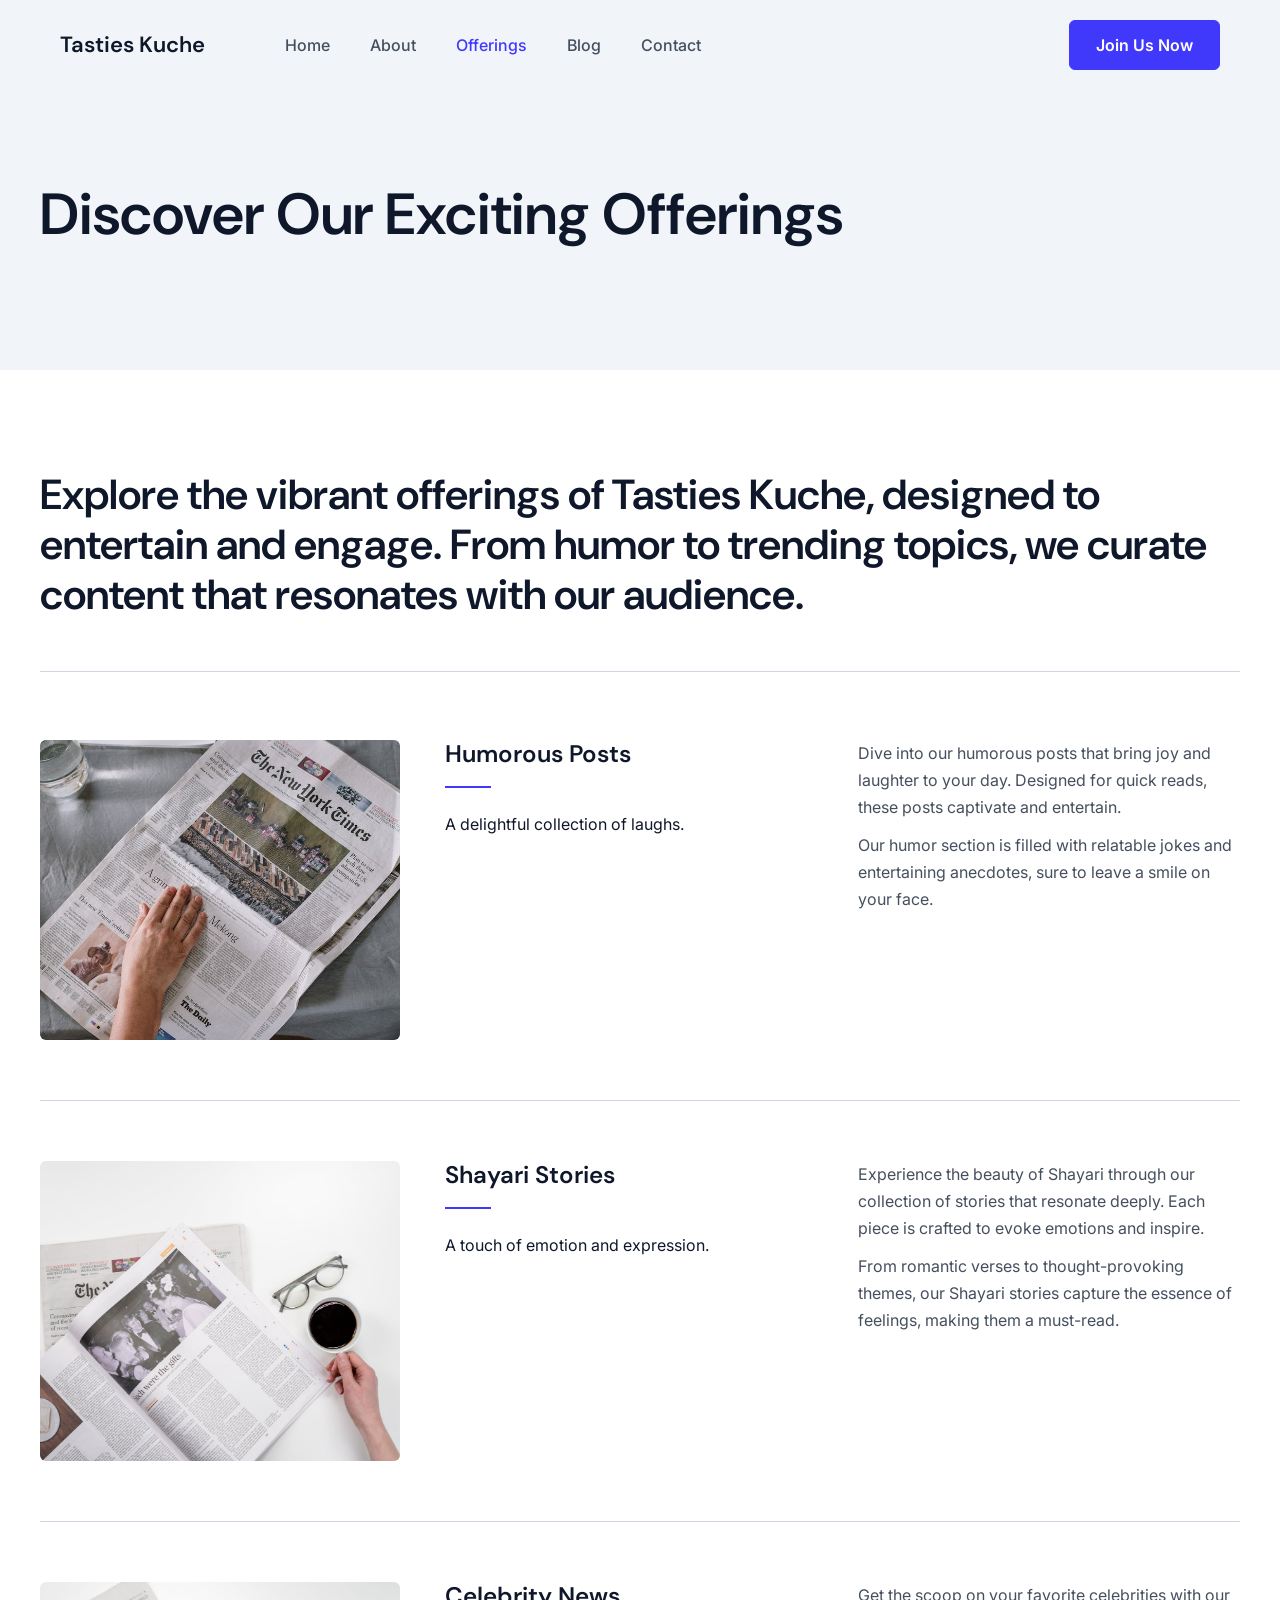
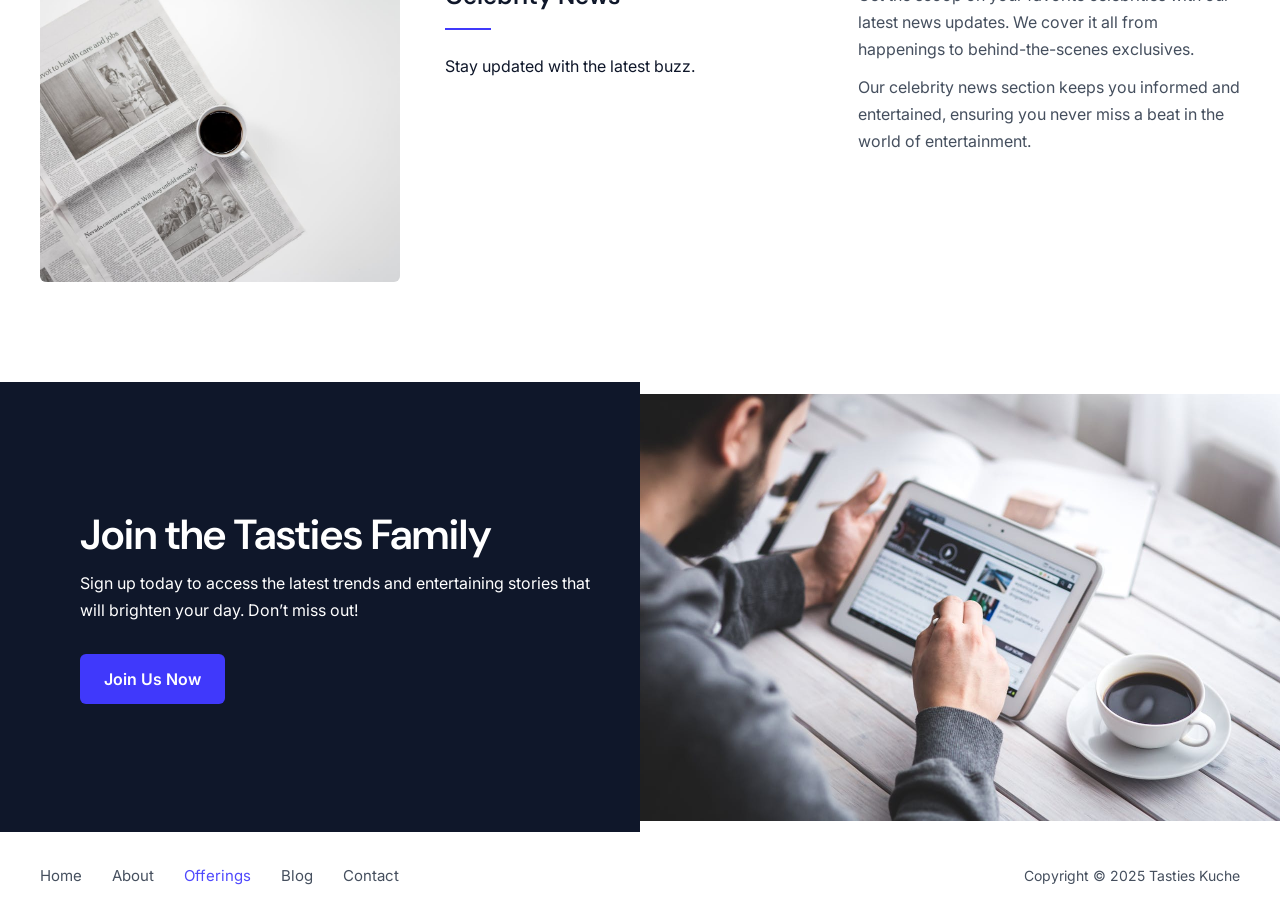
<file: offering/index.html>
<!DOCTYPE html>
<html>
	<head>
		<title>Redirecting...</title>
		<meta http-equiv="refresh" content="0;url=/offerings/">
	</head>
	<body>
		<script type="text/javascript">
			window.location = "/offerings/";
		</script>

		<p>You are being redirected to <a href="/offerings/">/offerings/</a></p>
	</body>
</html>
</file>
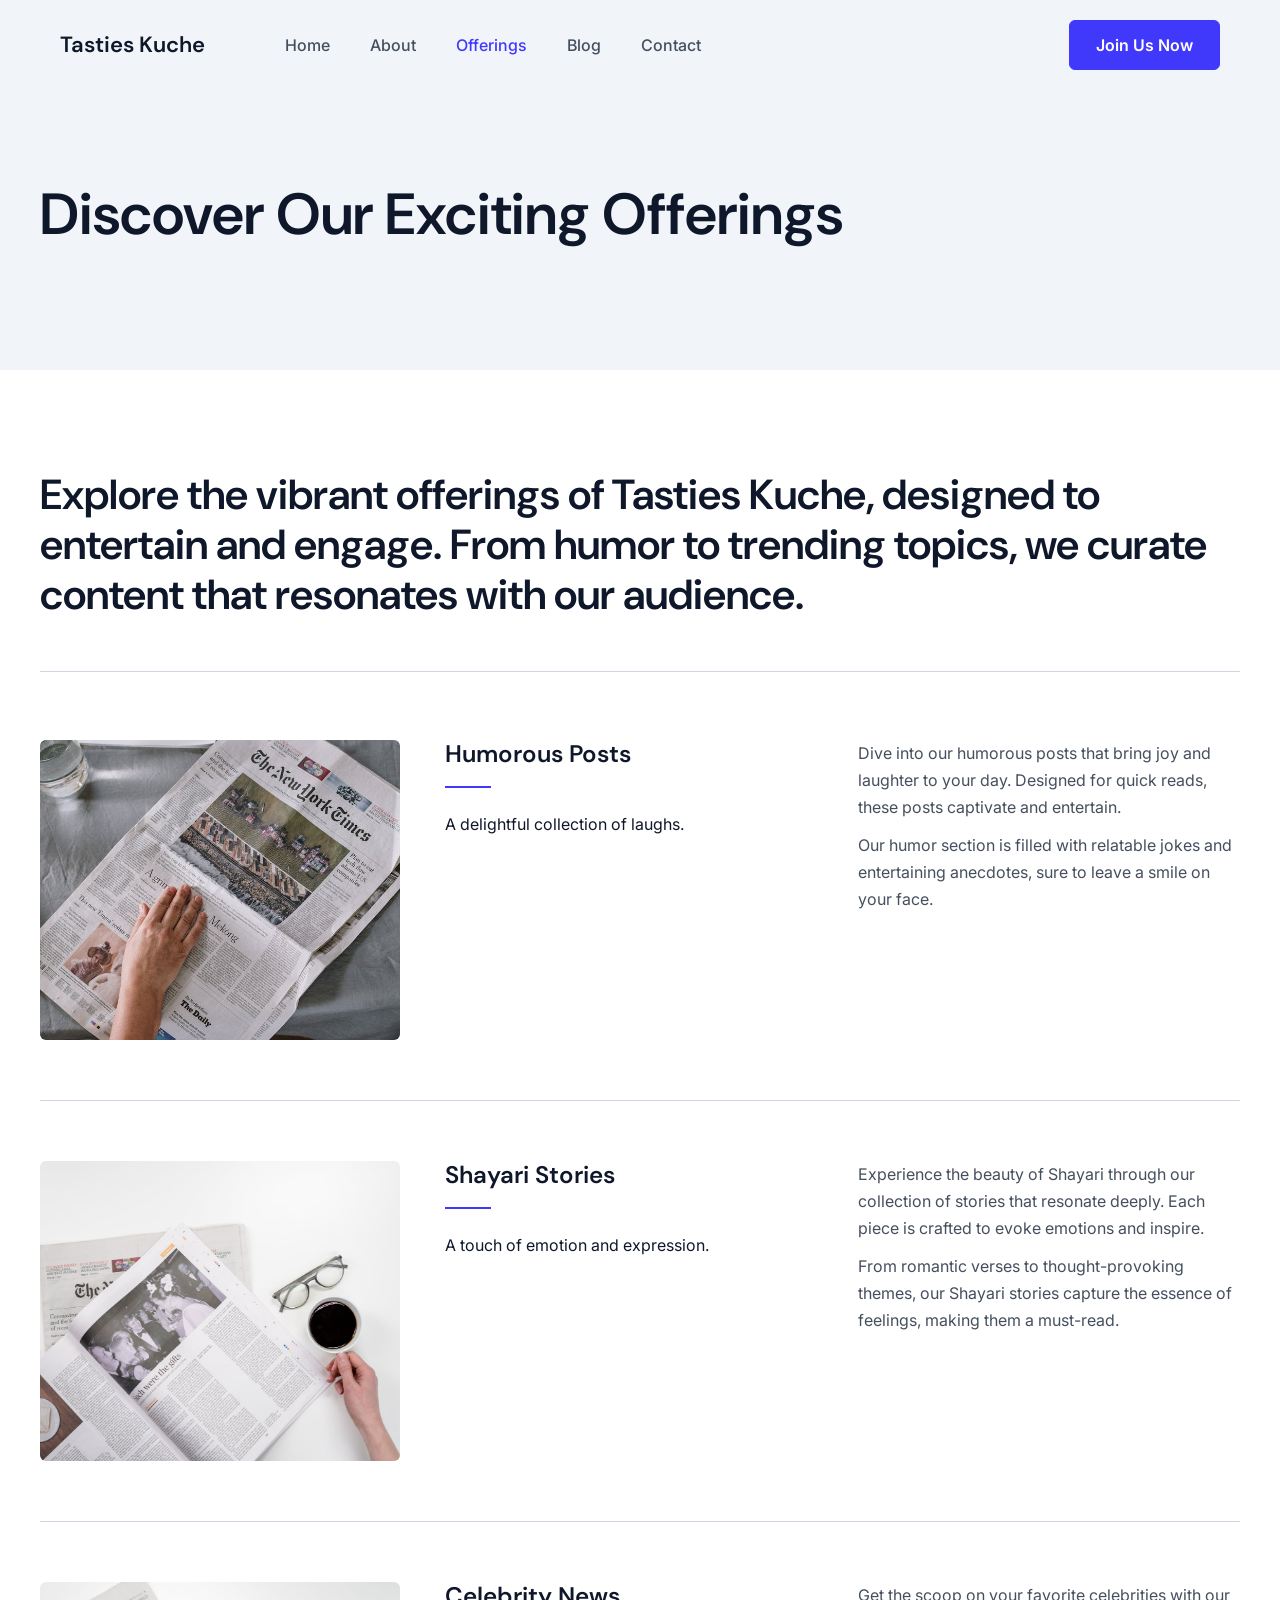
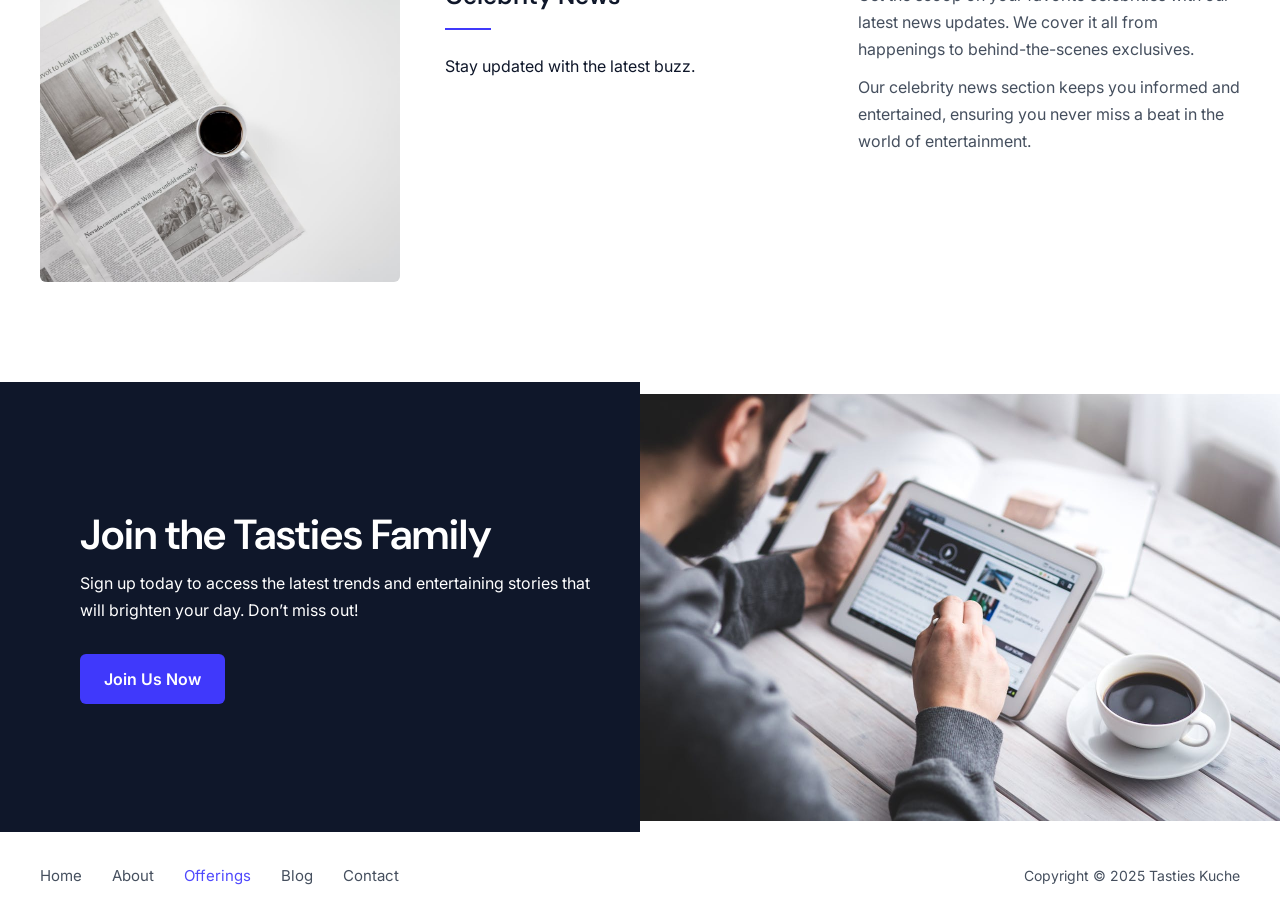
<file: offerings/index.html>
<!DOCTYPE html>
<html lang="en-US">
<head>
<meta charset="UTF-8">
<meta name="viewport" content="width=device-width, initial-scale=1">
	<link rel="profile" href="https://gmpg.org/xfn/11"> 
	<title>Offerings &#8211; Tasties Kuche</title>
<meta name="robots" content="max-image-preview:large">
	<style>img:is([sizes="auto" i], [sizes^="auto," i]) { contain-intrinsic-size: 3000px 1500px }</style>
	<link rel="dns-prefetch" href="//fonts.googleapis.com">
<link rel="alternate" type="application/rss+xml" title="Tasties Kuche &raquo; Feed" href="/feed/">
<link rel="alternate" type="application/rss+xml" title="Tasties Kuche &raquo; Comments Feed" href="/comments/feed/">
<script>
window._wpemojiSettings = {"baseUrl":"https:\/\/s.w.org\/images\/core\/emoji\/15.1.0\/72x72\/","ext":".png","svgUrl":"https:\/\/s.w.org\/images\/core\/emoji\/15.1.0\/svg\/","svgExt":".svg","source":{"concatemoji":"\/wp-includes\/js\/wp-emoji-release.min.js?ver=6.8"}};
/*! This file is auto-generated */
!function(i,n){var o,s,e;function c(e){try{var t={supportTests:e,timestamp:(new Date).valueOf()};sessionStorage.setItem(o,JSON.stringify(t))}catch(e){}}function p(e,t,n){e.clearRect(0,0,e.canvas.width,e.canvas.height),e.fillText(t,0,0);var t=new Uint32Array(e.getImageData(0,0,e.canvas.width,e.canvas.height).data),r=(e.clearRect(0,0,e.canvas.width,e.canvas.height),e.fillText(n,0,0),new Uint32Array(e.getImageData(0,0,e.canvas.width,e.canvas.height).data));return t.every(function(e,t){return e===r[t]})}function u(e,t,n){switch(t){case"flag":return n(e,"🏳️‍⚧️","🏳️​⚧️")?!1:!n(e,"🇺🇳","🇺​🇳")&&!n(e,"🏴󠁧󠁢󠁥󠁮󠁧󠁿","🏴​󠁧​󠁢​󠁥​󠁮​󠁧​󠁿");case"emoji":return!n(e,"🐦‍🔥","🐦​🔥")}return!1}function f(e,t,n){var r="undefined"!=typeof WorkerGlobalScope&&self instanceof WorkerGlobalScope?new OffscreenCanvas(300,150):i.createElement("canvas"),a=r.getContext("2d",{willReadFrequently:!0}),o=(a.textBaseline="top",a.font="600 32px Arial",{});return e.forEach(function(e){o[e]=t(a,e,n)}),o}function t(e){var t=i.createElement("script");t.src=e,t.defer=!0,i.head.appendChild(t)}"undefined"!=typeof Promise&&(o="wpEmojiSettingsSupports",s=["flag","emoji"],n.supports={everything:!0,everythingExceptFlag:!0},e=new Promise(function(e){i.addEventListener("DOMContentLoaded",e,{once:!0})}),new Promise(function(t){var n=function(){try{var e=JSON.parse(sessionStorage.getItem(o));if("object"==typeof e&&"number"==typeof e.timestamp&&(new Date).valueOf()<e.timestamp+604800&&"object"==typeof e.supportTests)return e.supportTests}catch(e){}return null}();if(!n){if("undefined"!=typeof Worker&&"undefined"!=typeof OffscreenCanvas&&"undefined"!=typeof URL&&URL.createObjectURL&&"undefined"!=typeof Blob)try{var e="postMessage("+f.toString()+"("+[JSON.stringify(s),u.toString(),p.toString()].join(",")+"));",r=new Blob([e],{type:"text/javascript"}),a=new Worker(URL.createObjectURL(r),{name:"wpTestEmojiSupports"});return void(a.onmessage=function(e){c(n=e.data),a.terminate(),t(n)})}catch(e){}c(n=f(s,u,p))}t(n)}).then(function(e){for(var t in e)n.supports[t]=e[t],n.supports.everything=n.supports.everything&&n.supports[t],"flag"!==t&&(n.supports.everythingExceptFlag=n.supports.everythingExceptFlag&&n.supports[t]);n.supports.everythingExceptFlag=n.supports.everythingExceptFlag&&!n.supports.flag,n.DOMReady=!1,n.readyCallback=function(){n.DOMReady=!0}}).then(function(){return e}).then(function(){var e;n.supports.everything||(n.readyCallback(),(e=n.source||{}).concatemoji?t(e.concatemoji):e.wpemoji&&e.twemoji&&(t(e.twemoji),t(e.wpemoji)))}))}((window,document),window._wpemojiSettings);
</script>
<link rel="stylesheet" id="astra-theme-css-css" href="/wp-content/themes/astra/assets/css/minified/main.min.css?ver=4.10.1" media="all">
<style id="astra-theme-css-inline-css">:root{--ast-post-nav-space:0;--ast-container-default-xlg-padding:3em;--ast-container-default-lg-padding:3em;--ast-container-default-slg-padding:2em;--ast-container-default-md-padding:3em;--ast-container-default-sm-padding:3em;--ast-container-default-xs-padding:2.4em;--ast-container-default-xxs-padding:1.8em;--ast-code-block-background:#ECEFF3;--ast-comment-inputs-background:#F9FAFB;--ast-normal-container-width:1200px;--ast-narrow-container-width:750px;--ast-blog-title-font-weight:normal;--ast-blog-meta-weight:inherit;--ast-global-color-primary:var(--ast-global-color-5);--ast-global-color-secondary:var(--ast-global-color-4);--ast-global-color-alternate-background:var(--ast-global-color-7);--ast-global-color-subtle-background:var(--ast-global-color-6);--ast-bg-style-guide:#F8FAFC;--ast-shadow-style-guide:0px 0px 4px 0 #00000057;--ast-global-dark-bg-style:#fff;--ast-global-dark-lfs:#fbfbfb;--ast-widget-bg-color:#fafafa;--ast-wc-container-head-bg-color:#fbfbfb;--ast-title-layout-bg:#eeeeee;--ast-search-border-color:#e7e7e7;--ast-lifter-hover-bg:#e6e6e6;--ast-gallery-block-color:#000;--srfm-color-input-label:var(--ast-global-color-2);}html{font-size:100%;}a{color:var(--ast-global-color-2);}a:hover,a:focus{color:var(--ast-global-color-1);}body,button,input,select,textarea,.ast-button,.ast-custom-button{font-family:'Inter',sans-serif;font-weight:400;font-size:16px;font-size:1rem;line-height:var(--ast-body-line-height,1.7em);}blockquote{color:var(--ast-global-color-3);}h1,.entry-content h1,h2,.entry-content h2,h3,.entry-content h3,h4,.entry-content h4,h5,.entry-content h5,h6,.entry-content h6,.site-title,.site-title a{font-family:'DM Sans',sans-serif;font-weight:600;}.ast-site-identity .site-title a{color:var(--ast-global-color-2);}.site-title{font-size:22px;font-size:1.375rem;display:block;}.site-header .site-description{font-size:15px;font-size:0.9375rem;display:none;}.entry-title{font-size:26px;font-size:1.625rem;}.archive .ast-article-post .ast-article-inner,.blog .ast-article-post .ast-article-inner,.archive .ast-article-post .ast-article-inner:hover,.blog .ast-article-post .ast-article-inner:hover{overflow:hidden;}h1,.entry-content h1{font-size:58px;font-size:3.625rem;font-weight:600;font-family:'DM Sans',sans-serif;line-height:1.2em;}h2,.entry-content h2{font-size:42px;font-size:2.625rem;font-weight:600;font-family:'DM Sans',sans-serif;line-height:1.2em;}h3,.entry-content h3{font-size:24px;font-size:1.5rem;font-weight:600;font-family:'DM Sans',sans-serif;line-height:1.2em;}h4,.entry-content h4{font-size:22px;font-size:1.375rem;line-height:1.2em;font-weight:600;font-family:'DM Sans',sans-serif;}h5,.entry-content h5{font-size:20px;font-size:1.25rem;line-height:1.2em;font-weight:600;font-family:'DM Sans',sans-serif;}h6,.entry-content h6{font-size:16px;font-size:1rem;line-height:1.1em;font-weight:normal;font-family:'Inter',sans-serif;}::selection{background-color:var(--ast-global-color-0);color:#ffffff;}body,h1,.entry-title a,.entry-content h1,h2,.entry-content h2,h3,.entry-content h3,h4,.entry-content h4,h5,.entry-content h5,h6,.entry-content h6{color:var(--ast-global-color-3);}.tagcloud a:hover,.tagcloud a:focus,.tagcloud a.current-item{color:#ffffff;border-color:var(--ast-global-color-2);background-color:var(--ast-global-color-2);}input:focus,input[type="text"]:focus,input[type="email"]:focus,input[type="url"]:focus,input[type="password"]:focus,input[type="reset"]:focus,input[type="search"]:focus,textarea:focus{border-color:var(--ast-global-color-2);}input[type="radio"]:checked,input[type=reset],input[type="checkbox"]:checked,input[type="checkbox"]:hover:checked,input[type="checkbox"]:focus:checked,input[type=range]::-webkit-slider-thumb{border-color:var(--ast-global-color-2);background-color:var(--ast-global-color-2);box-shadow:none;}.site-footer a:hover + .post-count,.site-footer a:focus + .post-count{background:var(--ast-global-color-2);border-color:var(--ast-global-color-2);}.single .nav-links .nav-previous,.single .nav-links .nav-next{color:var(--ast-global-color-2);}.entry-meta,.entry-meta *{line-height:1.45;color:var(--ast-global-color-2);}.entry-meta a:not(.ast-button):hover,.entry-meta a:not(.ast-button):hover *,.entry-meta a:not(.ast-button):focus,.entry-meta a:not(.ast-button):focus *,.page-links > .page-link,.page-links .page-link:hover,.post-navigation a:hover{color:var(--ast-global-color-1);}#cat option,.secondary .calendar_wrap thead a,.secondary .calendar_wrap thead a:visited{color:var(--ast-global-color-2);}.secondary .calendar_wrap #today,.ast-progress-val span{background:var(--ast-global-color-2);}.secondary a:hover + .post-count,.secondary a:focus + .post-count{background:var(--ast-global-color-2);border-color:var(--ast-global-color-2);}.calendar_wrap #today > a{color:#ffffff;}.page-links .page-link,.single .post-navigation a{color:var(--ast-global-color-2);}.ast-search-menu-icon .search-form button.search-submit{padding:0 4px;}.ast-search-menu-icon form.search-form{padding-right:0;}.ast-search-menu-icon.slide-search input.search-field{width:0;}.ast-header-search .ast-search-menu-icon.ast-dropdown-active .search-form,.ast-header-search .ast-search-menu-icon.ast-dropdown-active .search-field:focus{transition:all 0.2s;}.search-form input.search-field:focus{outline:none;}.ast-archive-title{color:var(--ast-global-color-2);}.widget-title,.widget .wp-block-heading{font-size:22px;font-size:1.375rem;color:var(--ast-global-color-2);}.ast-single-post .entry-content a,.ast-comment-content a:not(.ast-comment-edit-reply-wrap a){text-decoration:underline;}.ast-single-post .wp-block-button .wp-block-button__link,.ast-single-post .elementor-widget-button .elementor-button,.ast-single-post .entry-content .uagb-tab a,.ast-single-post .entry-content .uagb-ifb-cta a,.ast-single-post .entry-content .wp-block-uagb-buttons a,.ast-single-post .entry-content .uabb-module-content a,.ast-single-post .entry-content .uagb-post-grid a,.ast-single-post .entry-content .uagb-timeline a,.ast-single-post .entry-content .uagb-toc__wrap a,.ast-single-post .entry-content .uagb-taxomony-box a,.ast-single-post .entry-content .woocommerce a,.entry-content .wp-block-latest-posts > li > a,.ast-single-post .entry-content .wp-block-file__button,li.ast-post-filter-single,.ast-single-post .wp-block-buttons .wp-block-button.is-style-outline .wp-block-button__link,.ast-single-post .ast-comment-content .comment-reply-link,.ast-single-post .ast-comment-content .comment-edit-link{text-decoration:none;}.ast-search-menu-icon.slide-search a:focus-visible:focus-visible,.astra-search-icon:focus-visible,#close:focus-visible,a:focus-visible,.ast-menu-toggle:focus-visible,.site .skip-link:focus-visible,.wp-block-loginout input:focus-visible,.wp-block-search.wp-block-search__button-inside .wp-block-search__inside-wrapper,.ast-header-navigation-arrow:focus-visible,.woocommerce .wc-proceed-to-checkout > .checkout-button:focus-visible,.woocommerce .woocommerce-MyAccount-navigation ul li a:focus-visible,.ast-orders-table__row .ast-orders-table__cell:focus-visible,.woocommerce .woocommerce-order-details .order-again > .button:focus-visible,.woocommerce .woocommerce-message a.button.wc-forward:focus-visible,.woocommerce #minus_qty:focus-visible,.woocommerce #plus_qty:focus-visible,a#ast-apply-coupon:focus-visible,.woocommerce .woocommerce-info a:focus-visible,.woocommerce .astra-shop-summary-wrap a:focus-visible,.woocommerce a.wc-forward:focus-visible,#ast-apply-coupon:focus-visible,.woocommerce-js .woocommerce-mini-cart-item a.remove:focus-visible,#close:focus-visible,.button.search-submit:focus-visible,#search_submit:focus,.normal-search:focus-visible,.ast-header-account-wrap:focus-visible,.woocommerce .ast-on-card-button.ast-quick-view-trigger:focus{outline-style:dotted;outline-color:inherit;outline-width:thin;}input:focus,input[type="text"]:focus,input[type="email"]:focus,input[type="url"]:focus,input[type="password"]:focus,input[type="reset"]:focus,input[type="search"]:focus,input[type="number"]:focus,textarea:focus,.wp-block-search__input:focus,[data-section="section-header-mobile-trigger"] .ast-button-wrap .ast-mobile-menu-trigger-minimal:focus,.ast-mobile-popup-drawer.active .menu-toggle-close:focus,.woocommerce-ordering select.orderby:focus,#ast-scroll-top:focus,#coupon_code:focus,.woocommerce-page #comment:focus,.woocommerce #reviews #respond input#submit:focus,.woocommerce a.add_to_cart_button:focus,.woocommerce .button.single_add_to_cart_button:focus,.woocommerce .woocommerce-cart-form button:focus,.woocommerce .woocommerce-cart-form__cart-item .quantity .qty:focus,.woocommerce .woocommerce-billing-fields .woocommerce-billing-fields__field-wrapper .woocommerce-input-wrapper > .input-text:focus,.woocommerce #order_comments:focus,.woocommerce #place_order:focus,.woocommerce .woocommerce-address-fields .woocommerce-address-fields__field-wrapper .woocommerce-input-wrapper > .input-text:focus,.woocommerce .woocommerce-MyAccount-content form button:focus,.woocommerce .woocommerce-MyAccount-content .woocommerce-EditAccountForm .woocommerce-form-row .woocommerce-Input.input-text:focus,.woocommerce .ast-woocommerce-container .woocommerce-pagination ul.page-numbers li a:focus,body #content .woocommerce form .form-row .select2-container--default .select2-selection--single:focus,#ast-coupon-code:focus,.woocommerce.woocommerce-js .quantity input[type=number]:focus,.woocommerce-js .woocommerce-mini-cart-item .quantity input[type=number]:focus,.woocommerce p#ast-coupon-trigger:focus{border-style:dotted;border-color:inherit;border-width:thin;}input{outline:none;}.ast-logo-title-inline .site-logo-img{padding-right:1em;}body .ast-oembed-container *{position:absolute;top:0;width:100%;height:100%;left:0;}body .wp-block-embed-pocket-casts .ast-oembed-container *{position:unset;}.ast-single-post-featured-section + article {margin-top: 2em;}.site-content .ast-single-post-featured-section img {width: 100%;overflow: hidden;object-fit: cover;}.site > .ast-single-related-posts-container {margin-top: 0;}@media (min-width: 922px) {.ast-desktop .ast-container--narrow {max-width: var(--ast-narrow-container-width);margin: 0 auto;}}@media (max-width:921.9px){#ast-desktop-header{display:none;}}@media (min-width:922px){#ast-mobile-header{display:none;}}.wp-block-buttons.aligncenter{justify-content:center;}@media (max-width:921px){.ast-theme-transparent-header #primary,.ast-theme-transparent-header #secondary{padding:0;}}@media (max-width:921px){.ast-plain-container.ast-no-sidebar #primary{padding:0;}}.ast-plain-container.ast-no-sidebar #primary{margin-top:0;margin-bottom:0;}@media (max-width:921px){.ast-separate-container.ast-single-post.ast-right-sidebar #primary,.ast-separate-container.ast-single-post.ast-left-sidebar #primary,.ast-separate-container.ast-single-post #primary,.ast-plain-container #primary,.ast-narrow-container #primary{margin-top:40px;margin-bottom:20px;}.ast-separate-container.ast-single-post.ast-right-sidebar #primary,.ast-separate-container.ast-single-post.ast-left-sidebar #primary,.ast-separate-container.ast-single-post #primary,.ast-plain-container.ast-single-post #primary,.ast-narrow-container.ast-single-post #primary{margin-top:40px;margin-bottom:20px;}}@media (max-width:544px){.ast-separate-container.ast-single-post.ast-right-sidebar #primary,.ast-separate-container.ast-single-post.ast-left-sidebar #primary,.ast-separate-container.ast-single-post #primary,.ast-plain-container.ast-single-post #primary,.ast-narrow-container.ast-single-post #primary{margin-top:30px;margin-bottom:20px;}}@media (max-width:921px){.ast-separate-container #primary,.ast-narrow-container #primary{padding-top:0px;}}@media (max-width:544px){.ast-separate-container #primary,.ast-narrow-container #primary{padding-top:0px;}}@media (max-width:921px){.ast-separate-container #primary,.ast-narrow-container #primary{padding-bottom:0px;}}@media (max-width:544px){.ast-separate-container #primary,.ast-narrow-container #primary{padding-bottom:0px;}}.wp-block-button.is-style-outline .wp-block-button__link{border-color:var(--ast-global-color-0);}div.wp-block-button.is-style-outline > .wp-block-button__link:not(.has-text-color),div.wp-block-button.wp-block-button__link.is-style-outline:not(.has-text-color){color:var(--ast-global-color-0);}.wp-block-button.is-style-outline .wp-block-button__link:hover,.wp-block-buttons .wp-block-button.is-style-outline .wp-block-button__link:focus,.wp-block-buttons .wp-block-button.is-style-outline > .wp-block-button__link:not(.has-text-color):hover,.wp-block-buttons .wp-block-button.wp-block-button__link.is-style-outline:not(.has-text-color):hover{color:#ffffff;background-color:var(--ast-global-color-1);border-color:var(--ast-global-color-1);}.post-page-numbers.current .page-link,.ast-pagination .page-numbers.current{color:#ffffff;border-color:var(--ast-global-color-0);background-color:var(--ast-global-color-0);}.wp-block-buttons .wp-block-button.is-style-outline .wp-block-button__link.wp-element-button,.ast-outline-button,.wp-block-uagb-buttons-child .uagb-buttons-repeater.ast-outline-button{border-color:var(--ast-global-color-2);border-top-width:1px;border-right-width:1px;border-bottom-width:1px;border-left-width:1px;font-family:inherit;font-weight:600;font-size:16px;font-size:1rem;line-height:1em;padding-top:17px;padding-right:24px;padding-bottom:17px;padding-left:24px;border-top-left-radius:6px;border-top-right-radius:6px;border-bottom-right-radius:6px;border-bottom-left-radius:6px;}.wp-block-buttons .wp-block-button.is-style-outline > .wp-block-button__link:not(.has-text-color),.wp-block-buttons .wp-block-button.wp-block-button__link.is-style-outline:not(.has-text-color),.ast-outline-button{color:var(--ast-global-color-2);}.wp-block-button.is-style-outline .wp-block-button__link:hover,.wp-block-buttons .wp-block-button.is-style-outline .wp-block-button__link:focus,.wp-block-buttons .wp-block-button.is-style-outline > .wp-block-button__link:not(.has-text-color):hover,.wp-block-buttons .wp-block-button.wp-block-button__link.is-style-outline:not(.has-text-color):hover,.ast-outline-button:hover,.ast-outline-button:focus,.wp-block-uagb-buttons-child .uagb-buttons-repeater.ast-outline-button:hover,.wp-block-uagb-buttons-child .uagb-buttons-repeater.ast-outline-button:focus{color:#ffffff;background-color:var(--ast-global-color-1);border-color:var(--ast-global-color-1);}.wp-block-button .wp-block-button__link.wp-element-button.is-style-outline:not(.has-background),.wp-block-button.is-style-outline>.wp-block-button__link.wp-element-button:not(.has-background),.ast-outline-button{background-color:transparent;}.entry-content[data-ast-blocks-layout] > figure{margin-bottom:1em;}h1.widget-title{font-weight:600;}h2.widget-title{font-weight:600;}h3.widget-title{font-weight:600;}.elementor-widget-container .elementor-loop-container .e-loop-item[data-elementor-type="loop-item"]{width:100%;}#page{display:flex;flex-direction:column;min-height:100vh;}.ast-404-layout-1 h1.page-title{color:var(--ast-global-color-2);}.single .post-navigation a{line-height:1em;height:inherit;}.error-404 .page-sub-title{font-size:1.5rem;font-weight:inherit;}.search .site-content .content-area .search-form{margin-bottom:0;}#page .site-content{flex-grow:1;}.widget{margin-bottom:1.25em;}#secondary li{line-height:1.5em;}#secondary .wp-block-group h2{margin-bottom:0.7em;}#secondary h2{font-size:1.7rem;}.ast-separate-container .ast-article-post,.ast-separate-container .ast-article-single,.ast-separate-container .comment-respond{padding:3em;}.ast-separate-container .ast-article-single .ast-article-single{padding:0;}.ast-article-single .wp-block-post-template-is-layout-grid{padding-left:0;}.ast-separate-container .comments-title,.ast-narrow-container .comments-title{padding:1.5em 2em;}.ast-page-builder-template .comment-form-textarea,.ast-comment-formwrap .ast-grid-common-col{padding:0;}.ast-comment-formwrap{padding:0;display:inline-flex;column-gap:20px;width:100%;margin-left:0;margin-right:0;}.comments-area textarea#comment:focus,.comments-area textarea#comment:active,.comments-area .ast-comment-formwrap input[type="text"]:focus,.comments-area .ast-comment-formwrap input[type="text"]:active {box-shadow:none;outline:none;}.archive.ast-page-builder-template .entry-header{margin-top:2em;}.ast-page-builder-template .ast-comment-formwrap{width:100%;}.entry-title{margin-bottom:0.5em;}.ast-archive-description p{font-size:inherit;font-weight:inherit;line-height:inherit;}.ast-separate-container .ast-comment-list li.depth-1,.hentry{margin-bottom:2em;}@media (min-width:921px){.ast-left-sidebar.ast-page-builder-template #secondary,.archive.ast-right-sidebar.ast-page-builder-template .site-main{padding-left:20px;padding-right:20px;}}@media (max-width:544px){.ast-comment-formwrap.ast-row{column-gap:10px;display:inline-block;}#ast-commentform .ast-grid-common-col{position:relative;width:100%;}}@media (min-width:1201px){.ast-separate-container .ast-article-post,.ast-separate-container .ast-article-single,.ast-separate-container .ast-author-box,.ast-separate-container .ast-404-layout-1,.ast-separate-container .no-results{padding:3em;}}@media (max-width:921px){.ast-separate-container #primary,.ast-separate-container #secondary{padding:1.5em 0;}#primary,#secondary{padding:1.5em 0;margin:0;}.ast-left-sidebar #content > .ast-container{display:flex;flex-direction:column-reverse;width:100%;}}@media (min-width:922px){.ast-separate-container.ast-right-sidebar #primary,.ast-separate-container.ast-left-sidebar #primary{border:0;}.search-no-results.ast-separate-container #primary{margin-bottom:4em;}}.wp-block-button .wp-block-button__link{color:#ffffff;}.wp-block-button .wp-block-button__link:hover,.wp-block-button .wp-block-button__link:focus{color:#ffffff;background-color:var(--ast-global-color-1);border-color:var(--ast-global-color-1);}.elementor-widget-heading h1.elementor-heading-title{line-height:1.2em;}.elementor-widget-heading h2.elementor-heading-title{line-height:1.2em;}.elementor-widget-heading h3.elementor-heading-title{line-height:1.2em;}.elementor-widget-heading h4.elementor-heading-title{line-height:1.2em;}.elementor-widget-heading h5.elementor-heading-title{line-height:1.2em;}.elementor-widget-heading h6.elementor-heading-title{line-height:1.1em;}.wp-block-button .wp-block-button__link,.wp-block-search .wp-block-search__button,body .wp-block-file .wp-block-file__button{border-style:solid;border-top-width:0px;border-right-width:0px;border-left-width:0px;border-bottom-width:0px;border-color:var(--ast-global-color-0);background-color:var(--ast-global-color-0);color:#ffffff;font-family:inherit;font-weight:600;line-height:1em;font-size:16px;font-size:1rem;border-top-left-radius:6px;border-top-right-radius:6px;border-bottom-right-radius:6px;border-bottom-left-radius:6px;padding-top:17px;padding-right:24px;padding-bottom:17px;padding-left:24px;}@media (max-width:921px){.wp-block-button .wp-block-button__link,.wp-block-search .wp-block-search__button,body .wp-block-file .wp-block-file__button{padding-top:17px;padding-right:24px;padding-bottom:17px;padding-left:24px;}}@media (max-width:544px){.wp-block-button .wp-block-button__link,.wp-block-search .wp-block-search__button,body .wp-block-file .wp-block-file__button{padding-top:17px;padding-right:24px;padding-bottom:17px;padding-left:24px;}}.menu-toggle,button,.ast-button,.ast-custom-button,.button,input#submit,input[type="button"],input[type="submit"],input[type="reset"],form[CLASS*="wp-block-search__"].wp-block-search .wp-block-search__inside-wrapper .wp-block-search__button,body .wp-block-file .wp-block-file__button,.search .search-submit,.woocommerce-js a.button,.woocommerce button.button,.woocommerce .woocommerce-message a.button,.woocommerce #respond input#submit.alt,.woocommerce input.button.alt,.woocommerce input.button,.woocommerce input.button:disabled,.woocommerce input.button:disabled[disabled],.woocommerce input.button:disabled:hover,.woocommerce input.button:disabled[disabled]:hover,.woocommerce #respond input#submit,.woocommerce button.button.alt.disabled,.wc-block-grid__products .wc-block-grid__product .wp-block-button__link,.wc-block-grid__product-onsale,[CLASS*="wc-block"] button,.woocommerce-js .astra-cart-drawer .astra-cart-drawer-content .woocommerce-mini-cart__buttons .button:not(.checkout):not(.ast-continue-shopping),.woocommerce-js .astra-cart-drawer .astra-cart-drawer-content .woocommerce-mini-cart__buttons a.checkout,.woocommerce button.button.alt.disabled.wc-variation-selection-needed,[CLASS*="wc-block"] .wc-block-components-button{border-style:solid;border-top-width:0px;border-right-width:0px;border-left-width:0px;border-bottom-width:0px;color:#ffffff;border-color:var(--ast-global-color-0);background-color:var(--ast-global-color-0);padding-top:17px;padding-right:24px;padding-bottom:17px;padding-left:24px;font-family:inherit;font-weight:600;font-size:16px;font-size:1rem;line-height:1em;border-top-left-radius:6px;border-top-right-radius:6px;border-bottom-right-radius:6px;border-bottom-left-radius:6px;}button:focus,.menu-toggle:hover,button:hover,.ast-button:hover,.ast-custom-button:hover .button:hover,.ast-custom-button:hover ,input[type=reset]:hover,input[type=reset]:focus,input#submit:hover,input#submit:focus,input[type="button"]:hover,input[type="button"]:focus,input[type="submit"]:hover,input[type="submit"]:focus,form[CLASS*="wp-block-search__"].wp-block-search .wp-block-search__inside-wrapper .wp-block-search__button:hover,form[CLASS*="wp-block-search__"].wp-block-search .wp-block-search__inside-wrapper .wp-block-search__button:focus,body .wp-block-file .wp-block-file__button:hover,body .wp-block-file .wp-block-file__button:focus,.woocommerce-js a.button:hover,.woocommerce button.button:hover,.woocommerce .woocommerce-message a.button:hover,.woocommerce #respond input#submit:hover,.woocommerce #respond input#submit.alt:hover,.woocommerce input.button.alt:hover,.woocommerce input.button:hover,.woocommerce button.button.alt.disabled:hover,.wc-block-grid__products .wc-block-grid__product .wp-block-button__link:hover,[CLASS*="wc-block"] button:hover,.woocommerce-js .astra-cart-drawer .astra-cart-drawer-content .woocommerce-mini-cart__buttons .button:not(.checkout):not(.ast-continue-shopping):hover,.woocommerce-js .astra-cart-drawer .astra-cart-drawer-content .woocommerce-mini-cart__buttons a.checkout:hover,.woocommerce button.button.alt.disabled.wc-variation-selection-needed:hover,[CLASS*="wc-block"] .wc-block-components-button:hover,[CLASS*="wc-block"] .wc-block-components-button:focus{color:#ffffff;background-color:var(--ast-global-color-1);border-color:var(--ast-global-color-1);}form[CLASS*="wp-block-search__"].wp-block-search .wp-block-search__inside-wrapper .wp-block-search__button.has-icon{padding-top:calc(17px - 3px);padding-right:calc(24px - 3px);padding-bottom:calc(17px - 3px);padding-left:calc(24px - 3px);}@media (max-width:921px){.menu-toggle,button,.ast-button,.ast-custom-button,.button,input#submit,input[type="button"],input[type="submit"],input[type="reset"],form[CLASS*="wp-block-search__"].wp-block-search .wp-block-search__inside-wrapper .wp-block-search__button,body .wp-block-file .wp-block-file__button,.search .search-submit,.woocommerce-js a.button,.woocommerce button.button,.woocommerce .woocommerce-message a.button,.woocommerce #respond input#submit.alt,.woocommerce input.button.alt,.woocommerce input.button,.woocommerce input.button:disabled,.woocommerce input.button:disabled[disabled],.woocommerce input.button:disabled:hover,.woocommerce input.button:disabled[disabled]:hover,.woocommerce #respond input#submit,.woocommerce button.button.alt.disabled,.wc-block-grid__products .wc-block-grid__product .wp-block-button__link,.wc-block-grid__product-onsale,[CLASS*="wc-block"] button,.woocommerce-js .astra-cart-drawer .astra-cart-drawer-content .woocommerce-mini-cart__buttons .button:not(.checkout):not(.ast-continue-shopping),.woocommerce-js .astra-cart-drawer .astra-cart-drawer-content .woocommerce-mini-cart__buttons a.checkout,.woocommerce button.button.alt.disabled.wc-variation-selection-needed,[CLASS*="wc-block"] .wc-block-components-button{padding-top:17px;padding-right:24px;padding-bottom:17px;padding-left:24px;}}@media (max-width:544px){.menu-toggle,button,.ast-button,.ast-custom-button,.button,input#submit,input[type="button"],input[type="submit"],input[type="reset"],form[CLASS*="wp-block-search__"].wp-block-search .wp-block-search__inside-wrapper .wp-block-search__button,body .wp-block-file .wp-block-file__button,.search .search-submit,.woocommerce-js a.button,.woocommerce button.button,.woocommerce .woocommerce-message a.button,.woocommerce #respond input#submit.alt,.woocommerce input.button.alt,.woocommerce input.button,.woocommerce input.button:disabled,.woocommerce input.button:disabled[disabled],.woocommerce input.button:disabled:hover,.woocommerce input.button:disabled[disabled]:hover,.woocommerce #respond input#submit,.woocommerce button.button.alt.disabled,.wc-block-grid__products .wc-block-grid__product .wp-block-button__link,.wc-block-grid__product-onsale,[CLASS*="wc-block"] button,.woocommerce-js .astra-cart-drawer .astra-cart-drawer-content .woocommerce-mini-cart__buttons .button:not(.checkout):not(.ast-continue-shopping),.woocommerce-js .astra-cart-drawer .astra-cart-drawer-content .woocommerce-mini-cart__buttons a.checkout,.woocommerce button.button.alt.disabled.wc-variation-selection-needed,[CLASS*="wc-block"] .wc-block-components-button{padding-top:17px;padding-right:24px;padding-bottom:17px;padding-left:24px;}}@media (max-width:921px){.ast-mobile-header-stack .main-header-bar .ast-search-menu-icon{display:inline-block;}.ast-header-break-point.ast-header-custom-item-outside .ast-mobile-header-stack .main-header-bar .ast-search-icon{margin:0;}.ast-comment-avatar-wrap img{max-width:2.5em;}.ast-comment-meta{padding:0 1.8888em 1.3333em;}.ast-separate-container .ast-comment-list li.depth-1{padding:1.5em 2.14em;}.ast-separate-container .comment-respond{padding:2em 2.14em;}}@media (min-width:544px){.ast-container{max-width:100%;}}@media (max-width:544px){.ast-separate-container .ast-article-post,.ast-separate-container .ast-article-single,.ast-separate-container .comments-title,.ast-separate-container .ast-archive-description{padding:1.5em 1em;}.ast-separate-container #content .ast-container{padding-left:0.54em;padding-right:0.54em;}.ast-separate-container .ast-comment-list .bypostauthor{padding:.5em;}.ast-search-menu-icon.ast-dropdown-active .search-field{width:170px;}} #ast-mobile-header .ast-site-header-cart-li a{pointer-events:none;}.ast-separate-container{background-color:var(--ast-global-color-4);background-image:none;}@media (max-width:921px){.widget-title{font-size:22px;font-size:1.375rem;}body,button,input,select,textarea,.ast-button,.ast-custom-button{font-size:16px;font-size:1rem;}#secondary,#secondary button,#secondary input,#secondary select,#secondary textarea{font-size:16px;font-size:1rem;}.site-title{font-size:22px;font-size:1.375rem;display:block;}.site-header .site-description{display:none;}.entry-title{font-size:24px;font-size:1.5rem;}h1,.entry-content h1{font-size:40px;}h2,.entry-content h2{font-size:32px;}h3,.entry-content h3{font-size:24px;}h4,.entry-content h4{font-size:22px;font-size:1.375rem;}h5,.entry-content h5{font-size:18px;font-size:1.125rem;}h6,.entry-content h6{font-size:16px;font-size:1rem;}body,.ast-separate-container{background-color:var(--ast-global-color-4);background-image:none;}}@media (max-width:544px){.widget-title{font-size:22px;font-size:1.375rem;}body,button,input,select,textarea,.ast-button,.ast-custom-button{font-size:16px;font-size:1rem;}#secondary,#secondary button,#secondary input,#secondary select,#secondary textarea{font-size:16px;font-size:1rem;}.site-title{font-size:20px;font-size:1.25rem;display:block;}.site-header .site-description{display:none;}.entry-title{font-size:24px;font-size:1.5rem;}h1,.entry-content h1{font-size:32px;}h2,.entry-content h2{font-size:26px;}h3,.entry-content h3{font-size:22px;}h4,.entry-content h4{font-size:19px;font-size:1.1875rem;}h5,.entry-content h5{font-size:18px;font-size:1.125rem;}h6,.entry-content h6{font-size:16px;font-size:1rem;}body,.ast-separate-container{background-color:var(--ast-global-color-4);background-image:none;}}@media (max-width:544px){html{font-size:100%;}}@media (min-width:922px){.ast-container{max-width:1240px;}}@media (min-width:922px){.site-content .ast-container{display:flex;}}@media (max-width:921px){.site-content .ast-container{flex-direction:column;}}@media (min-width:922px){.main-header-menu .sub-menu .menu-item.ast-left-align-sub-menu:hover > .sub-menu,.main-header-menu .sub-menu .menu-item.ast-left-align-sub-menu.focus > .sub-menu{margin-left:-0px;}}.entry-content li > p{margin-bottom:0;}.site .comments-area{padding-top:2em;padding-bottom:3em;}.wp-block-file {display: flex;align-items: center;flex-wrap: wrap;justify-content: space-between;}.wp-block-pullquote {border: none;}.wp-block-pullquote blockquote::before {content: "\201D";font-family: "Helvetica",sans-serif;display: flex;transform: rotate( 180deg );font-size: 6rem;font-style: normal;line-height: 1;font-weight: bold;align-items: center;justify-content: center;}.has-text-align-right > blockquote::before {justify-content: flex-start;}.has-text-align-left > blockquote::before {justify-content: flex-end;}figure.wp-block-pullquote.is-style-solid-color blockquote {max-width: 100%;text-align: inherit;}:root {--wp--custom--ast-default-block-top-padding: 100px;--wp--custom--ast-default-block-right-padding: 80px;--wp--custom--ast-default-block-bottom-padding: 100px;--wp--custom--ast-default-block-left-padding: 80px;--wp--custom--ast-container-width: 1200px;--wp--custom--ast-content-width-size: 1200px;--wp--custom--ast-wide-width-size: calc(1200px + var(--wp--custom--ast-default-block-left-padding) + var(--wp--custom--ast-default-block-right-padding));}.ast-narrow-container {--wp--custom--ast-content-width-size: 750px;--wp--custom--ast-wide-width-size: 750px;}@media(max-width: 921px) {:root {--wp--custom--ast-default-block-top-padding: 50px;--wp--custom--ast-default-block-right-padding: 50px;--wp--custom--ast-default-block-bottom-padding: 50px;--wp--custom--ast-default-block-left-padding: 50px;}}@media(max-width: 544px) {:root {--wp--custom--ast-default-block-top-padding: 50px;--wp--custom--ast-default-block-right-padding: 30px;--wp--custom--ast-default-block-bottom-padding: 50px;--wp--custom--ast-default-block-left-padding: 30px;}}.entry-content > .wp-block-group,.entry-content > .wp-block-cover,.entry-content > .wp-block-columns {padding-top: var(--wp--custom--ast-default-block-top-padding);padding-right: var(--wp--custom--ast-default-block-right-padding);padding-bottom: var(--wp--custom--ast-default-block-bottom-padding);padding-left: var(--wp--custom--ast-default-block-left-padding);}.ast-plain-container.ast-no-sidebar .entry-content > .alignfull,.ast-page-builder-template .ast-no-sidebar .entry-content > .alignfull {margin-left: calc( -50vw + 50%);margin-right: calc( -50vw + 50%);max-width: 100vw;width: 100vw;}.ast-plain-container.ast-no-sidebar .entry-content .alignfull .alignfull,.ast-page-builder-template.ast-no-sidebar .entry-content .alignfull .alignfull,.ast-plain-container.ast-no-sidebar .entry-content .alignfull .alignwide,.ast-page-builder-template.ast-no-sidebar .entry-content .alignfull .alignwide,.ast-plain-container.ast-no-sidebar .entry-content .alignwide .alignfull,.ast-page-builder-template.ast-no-sidebar .entry-content .alignwide .alignfull,.ast-plain-container.ast-no-sidebar .entry-content .alignwide .alignwide,.ast-page-builder-template.ast-no-sidebar .entry-content .alignwide .alignwide,.ast-plain-container.ast-no-sidebar .entry-content .wp-block-column .alignfull,.ast-page-builder-template.ast-no-sidebar .entry-content .wp-block-column .alignfull,.ast-plain-container.ast-no-sidebar .entry-content .wp-block-column .alignwide,.ast-page-builder-template.ast-no-sidebar .entry-content .wp-block-column .alignwide {margin-left: auto;margin-right: auto;width: 100%;}[data-ast-blocks-layout] .wp-block-separator:not(.is-style-dots) {height: 0;}[data-ast-blocks-layout] .wp-block-separator {margin: 20px auto;}[data-ast-blocks-layout] .wp-block-separator:not(.is-style-wide):not(.is-style-dots) {max-width: 100px;}[data-ast-blocks-layout] .wp-block-separator.has-background {padding: 0;}.entry-content[data-ast-blocks-layout] > * {max-width: var(--wp--custom--ast-content-width-size);margin-left: auto;margin-right: auto;}.entry-content[data-ast-blocks-layout] > .alignwide {max-width: var(--wp--custom--ast-wide-width-size);}.entry-content[data-ast-blocks-layout] .alignfull {max-width: none;}.entry-content .wp-block-columns {margin-bottom: 0;}blockquote {margin: 1.5em;border-color: rgba(0,0,0,0.05);}.wp-block-quote:not(.has-text-align-right):not(.has-text-align-center) {border-left: 5px solid rgba(0,0,0,0.05);}.has-text-align-right > blockquote,blockquote.has-text-align-right {border-right: 5px solid rgba(0,0,0,0.05);}.has-text-align-left > blockquote,blockquote.has-text-align-left {border-left: 5px solid rgba(0,0,0,0.05);}.wp-block-site-tagline,.wp-block-latest-posts .read-more {margin-top: 15px;}.wp-block-loginout p label {display: block;}.wp-block-loginout p:not(.login-remember):not(.login-submit) input {width: 100%;}.wp-block-loginout input:focus {border-color: transparent;}.wp-block-loginout input:focus {outline: thin dotted;}.entry-content .wp-block-media-text .wp-block-media-text__content {padding: 0 0 0 8%;}.entry-content .wp-block-media-text.has-media-on-the-right .wp-block-media-text__content {padding: 0 8% 0 0;}.entry-content .wp-block-media-text.has-background .wp-block-media-text__content {padding: 8%;}.entry-content .wp-block-cover:not([class*="background-color"]):not(.has-text-color.has-link-color) .wp-block-cover__inner-container,.entry-content .wp-block-cover:not([class*="background-color"]) .wp-block-cover-image-text,.entry-content .wp-block-cover:not([class*="background-color"]) .wp-block-cover-text,.entry-content .wp-block-cover-image:not([class*="background-color"]) .wp-block-cover__inner-container,.entry-content .wp-block-cover-image:not([class*="background-color"]) .wp-block-cover-image-text,.entry-content .wp-block-cover-image:not([class*="background-color"]) .wp-block-cover-text {color: var(--ast-global-color-primary,var(--ast-global-color-5));}.wp-block-loginout .login-remember input {width: 1.1rem;height: 1.1rem;margin: 0 5px 4px 0;vertical-align: middle;}.wp-block-latest-posts > li > *:first-child,.wp-block-latest-posts:not(.is-grid) > li:first-child {margin-top: 0;}.entry-content > .wp-block-buttons,.entry-content > .wp-block-uagb-buttons {margin-bottom: 1.5em;}.wp-block-search__inside-wrapper .wp-block-search__input {padding: 0 10px;color: var(--ast-global-color-3);background: var(--ast-global-color-primary,var(--ast-global-color-5));border-color: var(--ast-border-color);}.wp-block-latest-posts .read-more {margin-bottom: 1.5em;}.wp-block-search__no-button .wp-block-search__inside-wrapper .wp-block-search__input {padding-top: 5px;padding-bottom: 5px;}.wp-block-latest-posts .wp-block-latest-posts__post-date,.wp-block-latest-posts .wp-block-latest-posts__post-author {font-size: 1rem;}.wp-block-latest-posts > li > *,.wp-block-latest-posts:not(.is-grid) > li {margin-top: 12px;margin-bottom: 12px;}.ast-page-builder-template .entry-content[data-ast-blocks-layout] > *,.ast-page-builder-template .entry-content[data-ast-blocks-layout] > .alignfull:not(.wp-block-group):not(.uagb-is-root-container) > * {max-width: none;}.ast-page-builder-template .entry-content[data-ast-blocks-layout] > .alignwide:not(.uagb-is-root-container) > * {max-width: var(--wp--custom--ast-wide-width-size);}.ast-page-builder-template .entry-content[data-ast-blocks-layout] > .inherit-container-width > *,.ast-page-builder-template .entry-content[data-ast-blocks-layout] > *:not(.wp-block-group):not(.uagb-is-root-container) > *,.entry-content[data-ast-blocks-layout] > .wp-block-cover .wp-block-cover__inner-container {max-width: var(--wp--custom--ast-content-width-size) ;margin-left: auto;margin-right: auto;}.entry-content[data-ast-blocks-layout] .wp-block-cover:not(.alignleft):not(.alignright) {width: auto;}@media(max-width: 1200px) {.ast-separate-container .entry-content > .alignfull,.ast-separate-container .entry-content[data-ast-blocks-layout] > .alignwide,.ast-plain-container .entry-content[data-ast-blocks-layout] > .alignwide,.ast-plain-container .entry-content .alignfull {margin-left: calc(-1 * min(var(--ast-container-default-xlg-padding),20px)) ;margin-right: calc(-1 * min(var(--ast-container-default-xlg-padding),20px));}}@media(min-width: 1201px) {.ast-separate-container .entry-content > .alignfull {margin-left: calc(-1 * var(--ast-container-default-xlg-padding) );margin-right: calc(-1 * var(--ast-container-default-xlg-padding) );}.ast-separate-container .entry-content[data-ast-blocks-layout] > .alignwide,.ast-plain-container .entry-content[data-ast-blocks-layout] > .alignwide {margin-left: calc(-1 * var(--wp--custom--ast-default-block-left-padding) );margin-right: calc(-1 * var(--wp--custom--ast-default-block-right-padding) );}}@media(min-width: 921px) {.ast-separate-container .entry-content .wp-block-group.alignwide:not(.inherit-container-width) > :where(:not(.alignleft):not(.alignright)),.ast-plain-container .entry-content .wp-block-group.alignwide:not(.inherit-container-width) > :where(:not(.alignleft):not(.alignright)) {max-width: calc( var(--wp--custom--ast-content-width-size) + 80px );}.ast-plain-container.ast-right-sidebar .entry-content[data-ast-blocks-layout] .alignfull,.ast-plain-container.ast-left-sidebar .entry-content[data-ast-blocks-layout] .alignfull {margin-left: -60px;margin-right: -60px;}}@media(min-width: 544px) {.entry-content > .alignleft {margin-right: 20px;}.entry-content > .alignright {margin-left: 20px;}}@media (max-width:544px){.wp-block-columns .wp-block-column:not(:last-child){margin-bottom:20px;}.wp-block-latest-posts{margin:0;}}@media( max-width: 600px ) {.entry-content .wp-block-media-text .wp-block-media-text__content,.entry-content .wp-block-media-text.has-media-on-the-right .wp-block-media-text__content {padding: 8% 0 0;}.entry-content .wp-block-media-text.has-background .wp-block-media-text__content {padding: 8%;}}.ast-narrow-container .site-content .wp-block-uagb-image--align-full .wp-block-uagb-image__figure {max-width: 100%;margin-left: auto;margin-right: auto;}.entry-content ul,.entry-content ol {padding: revert;margin: revert;}:root .has-ast-global-color-0-color{color:var(--ast-global-color-0);}:root .has-ast-global-color-0-background-color{background-color:var(--ast-global-color-0);}:root .wp-block-button .has-ast-global-color-0-color{color:var(--ast-global-color-0);}:root .wp-block-button .has-ast-global-color-0-background-color{background-color:var(--ast-global-color-0);}:root .has-ast-global-color-1-color{color:var(--ast-global-color-1);}:root .has-ast-global-color-1-background-color{background-color:var(--ast-global-color-1);}:root .wp-block-button .has-ast-global-color-1-color{color:var(--ast-global-color-1);}:root .wp-block-button .has-ast-global-color-1-background-color{background-color:var(--ast-global-color-1);}:root .has-ast-global-color-2-color{color:var(--ast-global-color-2);}:root .has-ast-global-color-2-background-color{background-color:var(--ast-global-color-2);}:root .wp-block-button .has-ast-global-color-2-color{color:var(--ast-global-color-2);}:root .wp-block-button .has-ast-global-color-2-background-color{background-color:var(--ast-global-color-2);}:root .has-ast-global-color-3-color{color:var(--ast-global-color-3);}:root .has-ast-global-color-3-background-color{background-color:var(--ast-global-color-3);}:root .wp-block-button .has-ast-global-color-3-color{color:var(--ast-global-color-3);}:root .wp-block-button .has-ast-global-color-3-background-color{background-color:var(--ast-global-color-3);}:root .has-ast-global-color-4-color{color:var(--ast-global-color-4);}:root .has-ast-global-color-4-background-color{background-color:var(--ast-global-color-4);}:root .wp-block-button .has-ast-global-color-4-color{color:var(--ast-global-color-4);}:root .wp-block-button .has-ast-global-color-4-background-color{background-color:var(--ast-global-color-4);}:root .has-ast-global-color-5-color{color:var(--ast-global-color-5);}:root .has-ast-global-color-5-background-color{background-color:var(--ast-global-color-5);}:root .wp-block-button .has-ast-global-color-5-color{color:var(--ast-global-color-5);}:root .wp-block-button .has-ast-global-color-5-background-color{background-color:var(--ast-global-color-5);}:root .has-ast-global-color-6-color{color:var(--ast-global-color-6);}:root .has-ast-global-color-6-background-color{background-color:var(--ast-global-color-6);}:root .wp-block-button .has-ast-global-color-6-color{color:var(--ast-global-color-6);}:root .wp-block-button .has-ast-global-color-6-background-color{background-color:var(--ast-global-color-6);}:root .has-ast-global-color-7-color{color:var(--ast-global-color-7);}:root .has-ast-global-color-7-background-color{background-color:var(--ast-global-color-7);}:root .wp-block-button .has-ast-global-color-7-color{color:var(--ast-global-color-7);}:root .wp-block-button .has-ast-global-color-7-background-color{background-color:var(--ast-global-color-7);}:root .has-ast-global-color-8-color{color:var(--ast-global-color-8);}:root .has-ast-global-color-8-background-color{background-color:var(--ast-global-color-8);}:root .wp-block-button .has-ast-global-color-8-color{color:var(--ast-global-color-8);}:root .wp-block-button .has-ast-global-color-8-background-color{background-color:var(--ast-global-color-8);}:root{--ast-global-color-0:#4039fb;--ast-global-color-1:#4f49fd;--ast-global-color-2:#0f172a;--ast-global-color-3:#454f5e;--ast-global-color-4:#f1f5f9;--ast-global-color-5:#FFFFFF;--ast-global-color-6:#ced4e0;--ast-global-color-7:#0f172a;--ast-global-color-8:#000000;}:root {--ast-border-color : var(--ast-global-color-6);}.site .site-content #primary{margin-top:0px;margin-bottom:0px;margin-left:0px;margin-right:0px;}.site .site-content #primary .ast-article-single,.ast-separate-container .site-content #secondary .widget{padding-top:0px;padding-bottom:0px;padding-left:0px;padding-right:0px;}@media (max-width:921px){.site .site-content #primary{margin-top:0px;margin-bottom:0px;margin-left:0px;margin-right:0px;}.site .site-content #primary .ast-article-single,.ast-separate-container .site-content #secondary .widget{padding-top:0px;padding-bottom:0px;padding-left:0px;padding-right:0px;}}@media (max-width:544px){.site .site-content #primary{margin-top:0px;margin-bottom:0px;margin-left:0px;margin-right:0px;}.site .site-content #primary .ast-article-single,.ast-separate-container .site-content #secondary .widget{padding-top:0px;padding-bottom:0px;padding-left:0px;padding-right:0px;}}.ast-single-entry-banner {-js-display: flex;display: flex;flex-direction: column;justify-content: center;text-align: center;position: relative;background: var(--ast-title-layout-bg);}.ast-single-entry-banner[data-banner-layout="layout-1"] {max-width: 1200px;background: inherit;padding: 20px 0;}.ast-single-entry-banner[data-banner-width-type="custom"] {margin: 0 auto;width: 100%;}.ast-single-entry-banner + .site-content .entry-header {margin-bottom: 0;}.site .ast-author-avatar {--ast-author-avatar-size: ;}a.ast-underline-text {text-decoration: underline;}.ast-container > .ast-terms-link {position: relative;display: block;}a.ast-button.ast-badge-tax {padding: 4px 8px;border-radius: 3px;font-size: inherit;}header.entry-header:not(.related-entry-header) .entry-title{font-weight:600;font-size:32px;font-size:2rem;}header.entry-header:not(.related-entry-header) > *:not(:last-child){margin-bottom:10px;}.ast-archive-entry-banner {-js-display: flex;display: flex;flex-direction: column;justify-content: center;text-align: center;position: relative;background: var(--ast-title-layout-bg);}.ast-archive-entry-banner[data-banner-width-type="custom"] {margin: 0 auto;width: 100%;}.ast-archive-entry-banner[data-banner-layout="layout-1"] {background: inherit;padding: 20px 0;text-align: left;}body.archive .ast-archive-description{max-width:1200px;width:100%;text-align:left;padding-top:3em;padding-right:3em;padding-bottom:3em;padding-left:3em;}body.archive .ast-archive-description .ast-archive-title,body.archive .ast-archive-description .ast-archive-title *{font-weight:600;font-size:32px;font-size:2rem;}body.archive .ast-archive-description > *:not(:last-child){margin-bottom:10px;}@media (max-width:921px){body.archive .ast-archive-description{text-align:left;}}@media (max-width:544px){body.archive .ast-archive-description{text-align:left;}}.ast-breadcrumbs .trail-browse,.ast-breadcrumbs .trail-items,.ast-breadcrumbs .trail-items li{display:inline-block;margin:0;padding:0;border:none;background:inherit;text-indent:0;text-decoration:none;}.ast-breadcrumbs .trail-browse{font-size:inherit;font-style:inherit;font-weight:inherit;color:inherit;}.ast-breadcrumbs .trail-items{list-style:none;}.trail-items li::after{padding:0 0.3em;content:"\00bb";}.trail-items li:last-of-type::after{display:none;}h1,.entry-content h1,h2,.entry-content h2,h3,.entry-content h3,h4,.entry-content h4,h5,.entry-content h5,h6,.entry-content h6{color:var(--ast-global-color-2);}.entry-title a{color:var(--ast-global-color-2);}@media (max-width:921px){.ast-builder-grid-row-container.ast-builder-grid-row-tablet-3-firstrow .ast-builder-grid-row > *:first-child,.ast-builder-grid-row-container.ast-builder-grid-row-tablet-3-lastrow .ast-builder-grid-row > *:last-child{grid-column:1 / -1;}}@media (max-width:544px){.ast-builder-grid-row-container.ast-builder-grid-row-mobile-3-firstrow .ast-builder-grid-row > *:first-child,.ast-builder-grid-row-container.ast-builder-grid-row-mobile-3-lastrow .ast-builder-grid-row > *:last-child{grid-column:1 / -1;}}.ast-builder-layout-element .ast-site-identity{margin-top:0px;margin-bottom:0px;margin-left:0px;margin-right:0px;}.ast-builder-layout-element[data-section="title_tagline"]{display:flex;}@media (max-width:921px){.ast-header-break-point .ast-builder-layout-element[data-section="title_tagline"]{display:flex;}}@media (max-width:544px){.ast-header-break-point .ast-builder-layout-element[data-section="title_tagline"]{display:flex;}}[data-section*="section-hb-button-"] .menu-link{display:none;}.ast-header-button-1[data-section*="section-hb-button-"] .ast-builder-button-wrap .ast-custom-button{font-size:16px;font-size:1rem;}.ast-header-button-1 .ast-custom-button{color:#ffffff;background:var(--ast-global-color-0);border-color:var(--ast-global-color-0);border-top-width:1px;border-bottom-width:1px;border-left-width:1px;border-right-width:1px;}.ast-header-button-1 .ast-custom-button:hover{color:#ffffff;background:var(--ast-global-color-1);border-color:var(--ast-global-color-1);}.ast-header-button-1[data-section*="section-hb-button-"] .ast-builder-button-wrap .ast-custom-button{padding-top:16px;padding-bottom:16px;padding-left:26px;padding-right:26px;}.ast-header-button-1[data-section="section-hb-button-1"]{display:flex;}@media (max-width:921px){.ast-header-break-point .ast-header-button-1[data-section="section-hb-button-1"]{display:flex;}}@media (max-width:544px){.ast-header-break-point .ast-header-button-1[data-section="section-hb-button-1"]{display:flex;}}.ast-builder-menu-1{font-family:inherit;font-weight:500;}.ast-builder-menu-1 .menu-item > .menu-link{font-size:16px;font-size:1rem;color:var(--ast-global-color-3);padding-left:20px;padding-right:20px;}.ast-builder-menu-1 .menu-item > .ast-menu-toggle{color:var(--ast-global-color-3);}.ast-builder-menu-1 .menu-item:hover > .menu-link,.ast-builder-menu-1 .inline-on-mobile .menu-item:hover > .ast-menu-toggle{color:var(--ast-global-color-1);}.ast-builder-menu-1 .menu-item:hover > .ast-menu-toggle{color:var(--ast-global-color-1);}.ast-builder-menu-1 .menu-item.current-menu-item > .menu-link,.ast-builder-menu-1 .inline-on-mobile .menu-item.current-menu-item > .ast-menu-toggle,.ast-builder-menu-1 .current-menu-ancestor > .menu-link{color:var(--ast-global-color-0);}.ast-builder-menu-1 .menu-item.current-menu-item > .ast-menu-toggle{color:var(--ast-global-color-0);}.ast-builder-menu-1 .sub-menu,.ast-builder-menu-1 .inline-on-mobile .sub-menu{border-top-width:2px;border-bottom-width:0px;border-right-width:0px;border-left-width:0px;border-color:var(--ast-global-color-0);border-style:solid;}.ast-builder-menu-1 .sub-menu .sub-menu{top:-2px;}.ast-builder-menu-1 .main-header-menu > .menu-item > .sub-menu,.ast-builder-menu-1 .main-header-menu > .menu-item > .astra-full-megamenu-wrapper{margin-top:0px;}.ast-desktop .ast-builder-menu-1 .main-header-menu > .menu-item > .sub-menu:before,.ast-desktop .ast-builder-menu-1 .main-header-menu > .menu-item > .astra-full-megamenu-wrapper:before{height:calc( 0px + 2px + 5px );}.ast-builder-menu-1 .menu-item.menu-item-has-children > .ast-menu-toggle{right:calc( 20px - 0.907em );}.ast-builder-menu-1 .main-header-menu,.ast-header-break-point .ast-builder-menu-1 .main-header-menu{margin-top:0px;margin-bottom:0px;margin-left:40px;margin-right:0px;}.ast-desktop .ast-builder-menu-1 .menu-item .sub-menu .menu-link{border-style:none;}@media (max-width:921px){.ast-header-break-point .ast-builder-menu-1 .menu-item.menu-item-has-children > .ast-menu-toggle{top:0;}.ast-builder-menu-1 .inline-on-mobile .menu-item.menu-item-has-children > .ast-menu-toggle{right:-15px;}.ast-builder-menu-1 .menu-item-has-children > .menu-link:after{content:unset;}.ast-builder-menu-1 .main-header-menu > .menu-item > .sub-menu,.ast-builder-menu-1 .main-header-menu > .menu-item > .astra-full-megamenu-wrapper{margin-top:0;}}@media (max-width:544px){.ast-header-break-point .ast-builder-menu-1 .menu-item.menu-item-has-children > .ast-menu-toggle{top:0;}.ast-builder-menu-1 .main-header-menu > .menu-item > .sub-menu,.ast-builder-menu-1 .main-header-menu > .menu-item > .astra-full-megamenu-wrapper{margin-top:0;}}.ast-builder-menu-1{display:flex;}@media (max-width:921px){.ast-header-break-point .ast-builder-menu-1{display:flex;}}@media (max-width:544px){.ast-header-break-point .ast-builder-menu-1{display:flex;}}.ast-footer-copyright{text-align:right;}.ast-footer-copyright {color:var(--ast-global-color-3);}@media (max-width:921px){.ast-footer-copyright{text-align:right;}}@media (max-width:544px){.ast-footer-copyright{text-align:center;}}.ast-footer-copyright {font-size:14px;font-size:0.875rem;}.ast-footer-copyright.ast-builder-layout-element{display:flex;}@media (max-width:921px){.ast-header-break-point .ast-footer-copyright.ast-builder-layout-element{display:flex;}}@media (max-width:544px){.ast-header-break-point .ast-footer-copyright.ast-builder-layout-element{display:flex;}}.site-footer{background-color:var(--ast-global-color-5);background-image:none;}.ast-hfb-header .site-footer{padding-top:0px;padding-bottom:0px;padding-left:0px;padding-right:0px;}@media (max-width:921px){.ast-hfb-header .site-footer{padding-left:0px;padding-right:0px;}}@media (max-width:544px){.ast-hfb-header .site-footer{padding-left:0px;padding-right:0px;}}.site-primary-footer-wrap{padding-top:45px;padding-bottom:45px;}.site-primary-footer-wrap[data-section="section-primary-footer-builder"]{background-image:none;}.site-primary-footer-wrap[data-section="section-primary-footer-builder"] .ast-builder-grid-row{max-width:1200px;margin-left:auto;margin-right:auto;}.site-primary-footer-wrap[data-section="section-primary-footer-builder"] .ast-builder-grid-row,.site-primary-footer-wrap[data-section="section-primary-footer-builder"] .site-footer-section{align-items:flex-start;}.site-primary-footer-wrap[data-section="section-primary-footer-builder"].ast-footer-row-inline .site-footer-section{display:flex;margin-bottom:0;}.ast-builder-grid-row-2-lheavy .ast-builder-grid-row{grid-template-columns:2fr 1fr;}@media (max-width:921px){.site-primary-footer-wrap[data-section="section-primary-footer-builder"].ast-footer-row-tablet-inline .site-footer-section{display:flex;margin-bottom:0;}.site-primary-footer-wrap[data-section="section-primary-footer-builder"].ast-footer-row-tablet-stack .site-footer-section{display:block;margin-bottom:10px;}.ast-builder-grid-row-container.ast-builder-grid-row-tablet-2-lheavy .ast-builder-grid-row{grid-template-columns:2fr 1fr;}}@media (max-width:544px){.site-primary-footer-wrap[data-section="section-primary-footer-builder"] .ast-builder-grid-row{grid-column-gap:15px;grid-row-gap:15px;}.site-primary-footer-wrap[data-section="section-primary-footer-builder"].ast-footer-row-mobile-inline .site-footer-section{display:flex;margin-bottom:0;}.site-primary-footer-wrap[data-section="section-primary-footer-builder"].ast-footer-row-mobile-stack .site-footer-section{display:block;margin-bottom:10px;}.ast-builder-grid-row-container.ast-builder-grid-row-mobile-full .ast-builder-grid-row{grid-template-columns:1fr;}}.site-primary-footer-wrap[data-section="section-primary-footer-builder"]{padding-top:30px;padding-bottom:30px;padding-left:40px;padding-right:40px;}@media (max-width:921px){.site-primary-footer-wrap[data-section="section-primary-footer-builder"]{padding-left:32px;padding-right:32px;}}@media (max-width:544px){.site-primary-footer-wrap[data-section="section-primary-footer-builder"]{padding-left:24px;padding-right:24px;}}.site-primary-footer-wrap[data-section="section-primary-footer-builder"]{display:grid;}@media (max-width:921px){.ast-header-break-point .site-primary-footer-wrap[data-section="section-primary-footer-builder"]{display:grid;}}@media (max-width:544px){.ast-header-break-point .site-primary-footer-wrap[data-section="section-primary-footer-builder"]{display:grid;}}.footer-widget-area.widget-area.site-footer-focus-item{width:auto;}.ast-footer-row-inline .footer-widget-area.widget-area.site-footer-focus-item{width:100%;}.elementor-posts-container [CLASS*="ast-width-"]{width:100%;}.elementor-template-full-width .ast-container{display:block;}.elementor-screen-only,.screen-reader-text,.screen-reader-text span,.ui-helper-hidden-accessible{top:0 !important;}@media (max-width:544px){.elementor-element .elementor-wc-products .woocommerce[class*="columns-"] ul.products li.product{width:auto;margin:0;}.elementor-element .woocommerce .woocommerce-result-count{float:none;}}.ast-header-break-point .main-header-bar{border-bottom-width:1px;}@media (min-width:922px){.main-header-bar{border-bottom-width:1px;}}.main-header-menu .menu-item, #astra-footer-menu .menu-item, .main-header-bar .ast-masthead-custom-menu-items{-js-display:flex;display:flex;-webkit-box-pack:center;-webkit-justify-content:center;-moz-box-pack:center;-ms-flex-pack:center;justify-content:center;-webkit-box-orient:vertical;-webkit-box-direction:normal;-webkit-flex-direction:column;-moz-box-orient:vertical;-moz-box-direction:normal;-ms-flex-direction:column;flex-direction:column;}.main-header-menu > .menu-item > .menu-link, #astra-footer-menu > .menu-item > .menu-link{height:100%;-webkit-box-align:center;-webkit-align-items:center;-moz-box-align:center;-ms-flex-align:center;align-items:center;-js-display:flex;display:flex;}.ast-header-break-point .main-navigation ul .menu-item .menu-link .icon-arrow:first-of-type svg{top:.2em;margin-top:0px;margin-left:0px;width:.65em;transform:translate(0, -2px) rotateZ(270deg);}.ast-mobile-popup-content .ast-submenu-expanded > .ast-menu-toggle{transform:rotateX(180deg);overflow-y:auto;}@media (min-width:922px){.ast-builder-menu .main-navigation > ul > li:last-child a{margin-right:0;}}.ast-separate-container .ast-article-inner{background-color:var(--ast-global-color-5);background-image:none;}@media (max-width:921px){.ast-separate-container .ast-article-inner{background-color:var(--ast-global-color-5);background-image:none;}}@media (max-width:544px){.ast-separate-container .ast-article-inner{background-color:var(--ast-global-color-5);background-image:none;}}.ast-separate-container .ast-article-single:not(.ast-related-post), .woocommerce.ast-separate-container .ast-woocommerce-container, .ast-separate-container .error-404, .ast-separate-container .no-results, .single.ast-separate-container .site-main .ast-author-meta, .ast-separate-container .related-posts-title-wrapper,.ast-separate-container .comments-count-wrapper, .ast-box-layout.ast-plain-container .site-content,.ast-padded-layout.ast-plain-container .site-content, .ast-separate-container .ast-archive-description, .ast-separate-container .comments-area .comment-respond, .ast-separate-container .comments-area .ast-comment-list li, .ast-separate-container .comments-area .comments-title{background-color:var(--ast-global-color-5);background-image:none;}@media (max-width:921px){.ast-separate-container .ast-article-single:not(.ast-related-post), .woocommerce.ast-separate-container .ast-woocommerce-container, .ast-separate-container .error-404, .ast-separate-container .no-results, .single.ast-separate-container .site-main .ast-author-meta, .ast-separate-container .related-posts-title-wrapper,.ast-separate-container .comments-count-wrapper, .ast-box-layout.ast-plain-container .site-content,.ast-padded-layout.ast-plain-container .site-content, .ast-separate-container .ast-archive-description{background-color:var(--ast-global-color-5);background-image:none;}}@media (max-width:544px){.ast-separate-container .ast-article-single:not(.ast-related-post), .woocommerce.ast-separate-container .ast-woocommerce-container, .ast-separate-container .error-404, .ast-separate-container .no-results, .single.ast-separate-container .site-main .ast-author-meta, .ast-separate-container .related-posts-title-wrapper,.ast-separate-container .comments-count-wrapper, .ast-box-layout.ast-plain-container .site-content,.ast-padded-layout.ast-plain-container .site-content, .ast-separate-container .ast-archive-description{background-color:var(--ast-global-color-5);background-image:none;}}.ast-separate-container.ast-two-container #secondary .widget{background-color:var(--ast-global-color-5);background-image:none;}@media (max-width:921px){.ast-separate-container.ast-two-container #secondary .widget{background-color:var(--ast-global-color-5);background-image:none;}}@media (max-width:544px){.ast-separate-container.ast-two-container #secondary .widget{background-color:var(--ast-global-color-5);background-image:none;}}.ast-plain-container, .ast-page-builder-template{background-color:var(--ast-global-color-5);background-image:none;}@media (max-width:921px){.ast-plain-container, .ast-page-builder-template{background-color:var(--ast-global-color-5);background-image:none;}}@media (max-width:544px){.ast-plain-container, .ast-page-builder-template{background-color:var(--ast-global-color-5);background-image:none;}}
		#ast-scroll-top {
			display: none;
			position: fixed;
			text-align: center;
			cursor: pointer;
			z-index: 99;
			width: 2.1em;
			height: 2.1em;
			line-height: 2.1;
			color: #ffffff;
			border-radius: 2px;
			content: "";
			outline: inherit;
		}
		@media (min-width: 769px) {
			#ast-scroll-top {
				content: "769";
			}
		}
		#ast-scroll-top .ast-icon.icon-arrow svg {
			margin-left: 0px;
			vertical-align: middle;
			transform: translate(0, -20%) rotate(180deg);
			width: 1.6em;
		}
		.ast-scroll-to-top-right {
			right: 30px;
			bottom: 30px;
		}
		.ast-scroll-to-top-left {
			left: 30px;
			bottom: 30px;
		}
	#ast-scroll-top{background-color:var(--ast-global-color-0);font-size:15px;border-top-left-radius:50px;border-top-right-radius:50px;border-bottom-right-radius:50px;border-bottom-left-radius:50px;}@media (max-width:921px){#ast-scroll-top .ast-icon.icon-arrow svg{width:1em;}}.ast-mobile-header-content > *,.ast-desktop-header-content > * {padding: 10px 0;height: auto;}.ast-mobile-header-content > *:first-child,.ast-desktop-header-content > *:first-child {padding-top: 10px;}.ast-mobile-header-content > .ast-builder-menu,.ast-desktop-header-content > .ast-builder-menu {padding-top: 0;}.ast-mobile-header-content > *:last-child,.ast-desktop-header-content > *:last-child {padding-bottom: 0;}.ast-mobile-header-content .ast-search-menu-icon.ast-inline-search label,.ast-desktop-header-content .ast-search-menu-icon.ast-inline-search label {width: 100%;}.ast-desktop-header-content .main-header-bar-navigation .ast-submenu-expanded > .ast-menu-toggle::before {transform: rotateX(180deg);}#ast-desktop-header .ast-desktop-header-content,.ast-mobile-header-content .ast-search-icon,.ast-desktop-header-content .ast-search-icon,.ast-mobile-header-wrap .ast-mobile-header-content,.ast-main-header-nav-open.ast-popup-nav-open .ast-mobile-header-wrap .ast-mobile-header-content,.ast-main-header-nav-open.ast-popup-nav-open .ast-desktop-header-content {display: none;}.ast-main-header-nav-open.ast-header-break-point #ast-desktop-header .ast-desktop-header-content,.ast-main-header-nav-open.ast-header-break-point .ast-mobile-header-wrap .ast-mobile-header-content {display: block;}.ast-desktop .ast-desktop-header-content .astra-menu-animation-slide-up > .menu-item > .sub-menu,.ast-desktop .ast-desktop-header-content .astra-menu-animation-slide-up > .menu-item .menu-item > .sub-menu,.ast-desktop .ast-desktop-header-content .astra-menu-animation-slide-down > .menu-item > .sub-menu,.ast-desktop .ast-desktop-header-content .astra-menu-animation-slide-down > .menu-item .menu-item > .sub-menu,.ast-desktop .ast-desktop-header-content .astra-menu-animation-fade > .menu-item > .sub-menu,.ast-desktop .ast-desktop-header-content .astra-menu-animation-fade > .menu-item .menu-item > .sub-menu {opacity: 1;visibility: visible;}.ast-hfb-header.ast-default-menu-enable.ast-header-break-point .ast-mobile-header-wrap .ast-mobile-header-content .main-header-bar-navigation {width: unset;margin: unset;}.ast-mobile-header-content.content-align-flex-end .main-header-bar-navigation .menu-item-has-children > .ast-menu-toggle,.ast-desktop-header-content.content-align-flex-end .main-header-bar-navigation .menu-item-has-children > .ast-menu-toggle {left: calc( 20px - 0.907em);right: auto;}.ast-mobile-header-content .ast-search-menu-icon,.ast-mobile-header-content .ast-search-menu-icon.slide-search,.ast-desktop-header-content .ast-search-menu-icon,.ast-desktop-header-content .ast-search-menu-icon.slide-search {width: 100%;position: relative;display: block;right: auto;transform: none;}.ast-mobile-header-content .ast-search-menu-icon.slide-search .search-form,.ast-mobile-header-content .ast-search-menu-icon .search-form,.ast-desktop-header-content .ast-search-menu-icon.slide-search .search-form,.ast-desktop-header-content .ast-search-menu-icon .search-form {right: 0;visibility: visible;opacity: 1;position: relative;top: auto;transform: none;padding: 0;display: block;overflow: hidden;}.ast-mobile-header-content .ast-search-menu-icon.ast-inline-search .search-field,.ast-mobile-header-content .ast-search-menu-icon .search-field,.ast-desktop-header-content .ast-search-menu-icon.ast-inline-search .search-field,.ast-desktop-header-content .ast-search-menu-icon .search-field {width: 100%;padding-right: 5.5em;}.ast-mobile-header-content .ast-search-menu-icon .search-submit,.ast-desktop-header-content .ast-search-menu-icon .search-submit {display: block;position: absolute;height: 100%;top: 0;right: 0;padding: 0 1em;border-radius: 0;}.ast-hfb-header.ast-default-menu-enable.ast-header-break-point .ast-mobile-header-wrap .ast-mobile-header-content .main-header-bar-navigation ul .sub-menu .menu-link {padding-left: 30px;}.ast-hfb-header.ast-default-menu-enable.ast-header-break-point .ast-mobile-header-wrap .ast-mobile-header-content .main-header-bar-navigation .sub-menu .menu-item .menu-item .menu-link {padding-left: 40px;}.ast-mobile-popup-drawer.active .ast-mobile-popup-inner{background-color:#ffffff;;}.ast-mobile-header-wrap .ast-mobile-header-content, .ast-desktop-header-content{background-color:#ffffff;;}.ast-mobile-popup-content > *, .ast-mobile-header-content > *, .ast-desktop-popup-content > *, .ast-desktop-header-content > *{padding-top:0px;padding-bottom:0px;}.content-align-flex-start .ast-builder-layout-element{justify-content:flex-start;}.content-align-flex-start .main-header-menu{text-align:left;}.ast-mobile-popup-drawer.active .menu-toggle-close{color:#3a3a3a;}.ast-mobile-header-wrap .ast-primary-header-bar,.ast-primary-header-bar .site-primary-header-wrap{min-height:90px;}.ast-desktop .ast-primary-header-bar .main-header-menu > .menu-item{line-height:90px;}.ast-header-break-point #masthead .ast-mobile-header-wrap .ast-primary-header-bar,.ast-header-break-point #masthead .ast-mobile-header-wrap .ast-below-header-bar,.ast-header-break-point #masthead .ast-mobile-header-wrap .ast-above-header-bar{padding-left:20px;padding-right:20px;}.ast-header-break-point .ast-primary-header-bar{border-bottom-width:0px;border-bottom-color:#eaeaea;border-bottom-style:solid;}@media (min-width:922px){.ast-primary-header-bar{border-bottom-width:0px;border-bottom-color:#eaeaea;border-bottom-style:solid;}}.ast-primary-header-bar{background-color:var(--ast-global-color-4);background-image:none;}@media (max-width:921px){.ast-mobile-header-wrap .ast-primary-header-bar,.ast-primary-header-bar .site-primary-header-wrap{min-height:90px;}}@media (max-width:544px){.ast-mobile-header-wrap .ast-primary-header-bar ,.ast-primary-header-bar .site-primary-header-wrap{min-height:80px;}}.ast-desktop .ast-primary-header-bar.main-header-bar, .ast-header-break-point #masthead .ast-primary-header-bar.main-header-bar{padding-left:40px;padding-right:40px;}@media (max-width:921px){.ast-desktop .ast-primary-header-bar.main-header-bar, .ast-header-break-point #masthead .ast-primary-header-bar.main-header-bar{padding-left:32px;padding-right:32px;margin-top:0px;margin-bottom:0px;margin-left:0px;margin-right:0px;}}@media (max-width:544px){.ast-desktop .ast-primary-header-bar.main-header-bar, .ast-header-break-point #masthead .ast-primary-header-bar.main-header-bar{padding-left:24px;padding-right:24px;margin-top:0px;margin-bottom:0px;margin-left:0px;margin-right:0px;}}.ast-primary-header-bar{display:block;}@media (max-width:921px){.ast-header-break-point .ast-primary-header-bar{display:grid;}}@media (max-width:544px){.ast-header-break-point .ast-primary-header-bar{display:grid;}}.ast-hfb-header .site-header{margin-top:0px;margin-bottom:0px;margin-left:0px;margin-right:0px;}[data-section="section-header-mobile-trigger"] .ast-button-wrap .ast-mobile-menu-trigger-outline{background:transparent;color:var(--ast-global-color-0);border-top-width:1px;border-bottom-width:1px;border-right-width:1px;border-left-width:1px;border-style:solid;border-color:var(--ast-global-color-1);border-top-left-radius:2px;border-top-right-radius:2px;border-bottom-right-radius:2px;border-bottom-left-radius:2px;}[data-section="section-header-mobile-trigger"] .ast-button-wrap .mobile-menu-toggle-icon .ast-mobile-svg{width:17px;height:17px;fill:var(--ast-global-color-0);}[data-section="section-header-mobile-trigger"] .ast-button-wrap .mobile-menu-wrap .mobile-menu{color:var(--ast-global-color-0);}.ast-builder-menu-mobile .main-navigation .menu-item > .menu-link{line-height:2em;}.ast-builder-menu-mobile .main-navigation .menu-item.menu-item-has-children > .ast-menu-toggle{top:0;}.ast-builder-menu-mobile .main-navigation .menu-item-has-children > .menu-link:after{content:unset;}.ast-hfb-header .ast-builder-menu-mobile .main-navigation .main-header-menu, .ast-hfb-header .ast-builder-menu-mobile .main-navigation .main-header-menu, .ast-hfb-header .ast-mobile-header-content .ast-builder-menu-mobile .main-navigation .main-header-menu, .ast-hfb-header .ast-mobile-popup-content .ast-builder-menu-mobile .main-navigation .main-header-menu{border-top-width:1px;border-color:#eaeaea;}.ast-hfb-header .ast-builder-menu-mobile .main-navigation .menu-item .sub-menu .menu-link, .ast-hfb-header .ast-builder-menu-mobile .main-navigation .menu-item .menu-link, .ast-hfb-header .ast-builder-menu-mobile .main-navigation .menu-item .sub-menu .menu-link, .ast-hfb-header .ast-builder-menu-mobile .main-navigation .menu-item .menu-link, .ast-hfb-header .ast-mobile-header-content .ast-builder-menu-mobile .main-navigation .menu-item .sub-menu .menu-link, .ast-hfb-header .ast-mobile-header-content .ast-builder-menu-mobile .main-navigation .menu-item .menu-link, .ast-hfb-header .ast-mobile-popup-content .ast-builder-menu-mobile .main-navigation .menu-item .sub-menu .menu-link, .ast-hfb-header .ast-mobile-popup-content .ast-builder-menu-mobile .main-navigation .menu-item .menu-link{border-bottom-width:1px;border-color:#eaeaea;border-style:solid;}.ast-builder-menu-mobile .main-navigation .menu-item.menu-item-has-children > .ast-menu-toggle{top:0;}@media (max-width:921px){.ast-builder-menu-mobile .main-navigation{font-size:16px;font-size:1rem;}.ast-builder-menu-mobile .main-navigation .main-header-menu .menu-item > .menu-link{color:var(--ast-global-color-2);padding-top:10px;padding-bottom:10px;padding-left:32px;padding-right:32px;}.ast-builder-menu-mobile .main-navigation .main-header-menu .menu-item > .ast-menu-toggle{color:var(--ast-global-color-2);}.ast-builder-menu-mobile .main-navigation .main-header-menu .menu-item:hover > .menu-link, .ast-builder-menu-mobile .main-navigation .inline-on-mobile .menu-item:hover > .ast-menu-toggle{color:var(--ast-global-color-2);}.ast-builder-menu-mobile .main-navigation .menu-item:hover > .ast-menu-toggle{color:var(--ast-global-color-2);}.ast-builder-menu-mobile .main-navigation .menu-item.current-menu-item > .menu-link, .ast-builder-menu-mobile .main-navigation .inline-on-mobile .menu-item.current-menu-item > .ast-menu-toggle, .ast-builder-menu-mobile .main-navigation .menu-item.current-menu-ancestor > .menu-link, .ast-builder-menu-mobile .main-navigation .menu-item.current-menu-ancestor > .ast-menu-toggle{color:var(--ast-global-color-0);}.ast-builder-menu-mobile .main-navigation .menu-item.current-menu-item > .ast-menu-toggle{color:var(--ast-global-color-0);}.ast-builder-menu-mobile .main-navigation .menu-item.menu-item-has-children > .ast-menu-toggle{top:10px;right:calc( 32px - 0.907em );}.ast-builder-menu-mobile .main-navigation .menu-item-has-children > .menu-link:after{content:unset;}}@media (max-width:544px){.ast-builder-menu-mobile .main-navigation{font-size:14px;font-size:0.875rem;}.ast-builder-menu-mobile .main-navigation .main-header-menu .menu-item > .menu-link{padding-top:10px;padding-bottom:10px;padding-left:24px;padding-right:24px;}.ast-builder-menu-mobile .main-navigation .menu-item.menu-item-has-children > .ast-menu-toggle{top:10px;right:calc( 24px - 0.907em );}}.ast-builder-menu-mobile .main-navigation{display:block;}@media (max-width:921px){.ast-header-break-point .ast-builder-menu-mobile .main-navigation{display:block;}}@media (max-width:544px){.ast-header-break-point .ast-builder-menu-mobile .main-navigation{display:block;}}.footer-nav-wrap .astra-footer-vertical-menu {display: grid;}@media (min-width: 769px) {.footer-nav-wrap .astra-footer-horizontal-menu li {margin: 0;}.footer-nav-wrap .astra-footer-horizontal-menu a {padding: 0 0.5em;}}@media (min-width: 769px) {.footer-nav-wrap .astra-footer-horizontal-menu li:first-child a {padding-left: 0;}.footer-nav-wrap .astra-footer-horizontal-menu li:last-child a {padding-right: 0;}}.footer-widget-area[data-section="section-footer-menu"] .astra-footer-horizontal-menu{justify-content:flex-start;}.footer-widget-area[data-section="section-footer-menu"] .astra-footer-vertical-menu .menu-item{align-items:flex-start;}#astra-footer-menu .menu-item > a{color:var(--ast-global-color-3);font-size:15px;font-size:0.9375rem;padding-left:0px;padding-right:30px;}#astra-footer-menu .menu-item:hover > a{color:var(--ast-global-color-1);}#astra-footer-menu .menu-item.current-menu-item > a{color:var(--ast-global-color-1);}@media (max-width:921px){.footer-widget-area[data-section="section-footer-menu"] .astra-footer-tablet-horizontal-menu{justify-content:flex-start;display:flex;}.footer-widget-area[data-section="section-footer-menu"] .astra-footer-tablet-vertical-menu{display:grid;justify-content:flex-start;}.footer-widget-area[data-section="section-footer-menu"] .astra-footer-tablet-vertical-menu .menu-item{align-items:flex-start;}#astra-footer-menu .menu-item > a{padding-top:0px;padding-bottom:0px;padding-left:0px;padding-right:10px;}}@media (max-width:544px){#astra-footer-menu{margin-top:0px;margin-bottom:0px;margin-left:0px;margin-right:0px;}.footer-widget-area[data-section="section-footer-menu"] .astra-footer-mobile-horizontal-menu{justify-content:center;display:flex;}.footer-widget-area[data-section="section-footer-menu"] .astra-footer-mobile-vertical-menu{display:grid;justify-content:center;}.footer-widget-area[data-section="section-footer-menu"] .astra-footer-mobile-vertical-menu .menu-item{align-items:center;}#astra-footer-menu .menu-item > a{padding-top:0px;padding-bottom:5px;padding-left:0px;padding-right:0px;}}.footer-widget-area[data-section="section-footer-menu"]{display:block;}@media (max-width:921px){.ast-header-break-point .footer-widget-area[data-section="section-footer-menu"]{display:block;}}@media (max-width:544px){.ast-header-break-point .footer-widget-area[data-section="section-footer-menu"]{display:block;}}:root{--e-global-color-astglobalcolor0:#4039fb;--e-global-color-astglobalcolor1:#4f49fd;--e-global-color-astglobalcolor2:#0f172a;--e-global-color-astglobalcolor3:#454f5e;--e-global-color-astglobalcolor4:#f1f5f9;--e-global-color-astglobalcolor5:#FFFFFF;--e-global-color-astglobalcolor6:#ced4e0;--e-global-color-astglobalcolor7:#0f172a;--e-global-color-astglobalcolor8:#000000;}</style>
<link rel="stylesheet" id="astra-google-fonts-css" href="https://fonts.googleapis.com/css?family=Inter%3A400%2Cnormal%7CDM+Sans%3A600&#038;display=fallback&#038;ver=4.10.1" media="all">
<style id="wp-emoji-styles-inline-css">img.wp-smiley, img.emoji {
		display: inline !important;
		border: none !important;
		box-shadow: none !important;
		height: 1em !important;
		width: 1em !important;
		margin: 0 0.07em !important;
		vertical-align: -0.1em !important;
		background: none !important;
		padding: 0 !important;
	}</style>
<link rel="stylesheet" id="wp-block-library-css" href="/wp-includes/css/dist/block-library/style.min.css?ver=6.8" media="all">
<style id="global-styles-inline-css">:root{--wp--preset--aspect-ratio--square: 1;--wp--preset--aspect-ratio--4-3: 4/3;--wp--preset--aspect-ratio--3-4: 3/4;--wp--preset--aspect-ratio--3-2: 3/2;--wp--preset--aspect-ratio--2-3: 2/3;--wp--preset--aspect-ratio--16-9: 16/9;--wp--preset--aspect-ratio--9-16: 9/16;--wp--preset--color--black: #000000;--wp--preset--color--cyan-bluish-gray: #abb8c3;--wp--preset--color--white: #ffffff;--wp--preset--color--pale-pink: #f78da7;--wp--preset--color--vivid-red: #cf2e2e;--wp--preset--color--luminous-vivid-orange: #ff6900;--wp--preset--color--luminous-vivid-amber: #fcb900;--wp--preset--color--light-green-cyan: #7bdcb5;--wp--preset--color--vivid-green-cyan: #00d084;--wp--preset--color--pale-cyan-blue: #8ed1fc;--wp--preset--color--vivid-cyan-blue: #0693e3;--wp--preset--color--vivid-purple: #9b51e0;--wp--preset--color--ast-global-color-0: var(--ast-global-color-0);--wp--preset--color--ast-global-color-1: var(--ast-global-color-1);--wp--preset--color--ast-global-color-2: var(--ast-global-color-2);--wp--preset--color--ast-global-color-3: var(--ast-global-color-3);--wp--preset--color--ast-global-color-4: var(--ast-global-color-4);--wp--preset--color--ast-global-color-5: var(--ast-global-color-5);--wp--preset--color--ast-global-color-6: var(--ast-global-color-6);--wp--preset--color--ast-global-color-7: var(--ast-global-color-7);--wp--preset--color--ast-global-color-8: var(--ast-global-color-8);--wp--preset--gradient--vivid-cyan-blue-to-vivid-purple: linear-gradient(135deg,rgba(6,147,227,1) 0%,rgb(155,81,224) 100%);--wp--preset--gradient--light-green-cyan-to-vivid-green-cyan: linear-gradient(135deg,rgb(122,220,180) 0%,rgb(0,208,130) 100%);--wp--preset--gradient--luminous-vivid-amber-to-luminous-vivid-orange: linear-gradient(135deg,rgba(252,185,0,1) 0%,rgba(255,105,0,1) 100%);--wp--preset--gradient--luminous-vivid-orange-to-vivid-red: linear-gradient(135deg,rgba(255,105,0,1) 0%,rgb(207,46,46) 100%);--wp--preset--gradient--very-light-gray-to-cyan-bluish-gray: linear-gradient(135deg,rgb(238,238,238) 0%,rgb(169,184,195) 100%);--wp--preset--gradient--cool-to-warm-spectrum: linear-gradient(135deg,rgb(74,234,220) 0%,rgb(151,120,209) 20%,rgb(207,42,186) 40%,rgb(238,44,130) 60%,rgb(251,105,98) 80%,rgb(254,248,76) 100%);--wp--preset--gradient--blush-light-purple: linear-gradient(135deg,rgb(255,206,236) 0%,rgb(152,150,240) 100%);--wp--preset--gradient--blush-bordeaux: linear-gradient(135deg,rgb(254,205,165) 0%,rgb(254,45,45) 50%,rgb(107,0,62) 100%);--wp--preset--gradient--luminous-dusk: linear-gradient(135deg,rgb(255,203,112) 0%,rgb(199,81,192) 50%,rgb(65,88,208) 100%);--wp--preset--gradient--pale-ocean: linear-gradient(135deg,rgb(255,245,203) 0%,rgb(182,227,212) 50%,rgb(51,167,181) 100%);--wp--preset--gradient--electric-grass: linear-gradient(135deg,rgb(202,248,128) 0%,rgb(113,206,126) 100%);--wp--preset--gradient--midnight: linear-gradient(135deg,rgb(2,3,129) 0%,rgb(40,116,252) 100%);--wp--preset--font-size--small: 13px;--wp--preset--font-size--medium: 20px;--wp--preset--font-size--large: 36px;--wp--preset--font-size--x-large: 42px;--wp--preset--spacing--20: 0.44rem;--wp--preset--spacing--30: 0.67rem;--wp--preset--spacing--40: 1rem;--wp--preset--spacing--50: 1.5rem;--wp--preset--spacing--60: 2.25rem;--wp--preset--spacing--70: 3.38rem;--wp--preset--spacing--80: 5.06rem;--wp--preset--shadow--natural: 6px 6px 9px rgba(0, 0, 0, 0.2);--wp--preset--shadow--deep: 12px 12px 50px rgba(0, 0, 0, 0.4);--wp--preset--shadow--sharp: 6px 6px 0px rgba(0, 0, 0, 0.2);--wp--preset--shadow--outlined: 6px 6px 0px -3px rgba(255, 255, 255, 1), 6px 6px rgba(0, 0, 0, 1);--wp--preset--shadow--crisp: 6px 6px 0px rgba(0, 0, 0, 1);}:root { --wp--style--global--content-size: var(--wp--custom--ast-content-width-size);--wp--style--global--wide-size: var(--wp--custom--ast-wide-width-size); }:where(body) { margin: 0; }.wp-site-blocks > .alignleft { float: left; margin-right: 2em; }.wp-site-blocks > .alignright { float: right; margin-left: 2em; }.wp-site-blocks > .aligncenter { justify-content: center; margin-left: auto; margin-right: auto; }:where(.wp-site-blocks) > * { margin-block-start: 24px; margin-block-end: 0; }:where(.wp-site-blocks) > :first-child { margin-block-start: 0; }:where(.wp-site-blocks) > :last-child { margin-block-end: 0; }:root { --wp--style--block-gap: 24px; }:root :where(.is-layout-flow) > :first-child{margin-block-start: 0;}:root :where(.is-layout-flow) > :last-child{margin-block-end: 0;}:root :where(.is-layout-flow) > *{margin-block-start: 24px;margin-block-end: 0;}:root :where(.is-layout-constrained) > :first-child{margin-block-start: 0;}:root :where(.is-layout-constrained) > :last-child{margin-block-end: 0;}:root :where(.is-layout-constrained) > *{margin-block-start: 24px;margin-block-end: 0;}:root :where(.is-layout-flex){gap: 24px;}:root :where(.is-layout-grid){gap: 24px;}.is-layout-flow > .alignleft{float: left;margin-inline-start: 0;margin-inline-end: 2em;}.is-layout-flow > .alignright{float: right;margin-inline-start: 2em;margin-inline-end: 0;}.is-layout-flow > .aligncenter{margin-left: auto !important;margin-right: auto !important;}.is-layout-constrained > .alignleft{float: left;margin-inline-start: 0;margin-inline-end: 2em;}.is-layout-constrained > .alignright{float: right;margin-inline-start: 2em;margin-inline-end: 0;}.is-layout-constrained > .aligncenter{margin-left: auto !important;margin-right: auto !important;}.is-layout-constrained > :where(:not(.alignleft):not(.alignright):not(.alignfull)){max-width: var(--wp--style--global--content-size);margin-left: auto !important;margin-right: auto !important;}.is-layout-constrained > .alignwide{max-width: var(--wp--style--global--wide-size);}body .is-layout-flex{display: flex;}.is-layout-flex{flex-wrap: wrap;align-items: center;}.is-layout-flex > :is(*, div){margin: 0;}body .is-layout-grid{display: grid;}.is-layout-grid > :is(*, div){margin: 0;}body{padding-top: 0px;padding-right: 0px;padding-bottom: 0px;padding-left: 0px;}a:where(:not(.wp-element-button)){text-decoration: none;}:root :where(.wp-element-button, .wp-block-button__link){background-color: #32373c;border-width: 0;color: #fff;font-family: inherit;font-size: inherit;line-height: inherit;padding: calc(0.667em + 2px) calc(1.333em + 2px);text-decoration: none;}.has-black-color{color: var(--wp--preset--color--black) !important;}.has-cyan-bluish-gray-color{color: var(--wp--preset--color--cyan-bluish-gray) !important;}.has-white-color{color: var(--wp--preset--color--white) !important;}.has-pale-pink-color{color: var(--wp--preset--color--pale-pink) !important;}.has-vivid-red-color{color: var(--wp--preset--color--vivid-red) !important;}.has-luminous-vivid-orange-color{color: var(--wp--preset--color--luminous-vivid-orange) !important;}.has-luminous-vivid-amber-color{color: var(--wp--preset--color--luminous-vivid-amber) !important;}.has-light-green-cyan-color{color: var(--wp--preset--color--light-green-cyan) !important;}.has-vivid-green-cyan-color{color: var(--wp--preset--color--vivid-green-cyan) !important;}.has-pale-cyan-blue-color{color: var(--wp--preset--color--pale-cyan-blue) !important;}.has-vivid-cyan-blue-color{color: var(--wp--preset--color--vivid-cyan-blue) !important;}.has-vivid-purple-color{color: var(--wp--preset--color--vivid-purple) !important;}.has-ast-global-color-0-color{color: var(--wp--preset--color--ast-global-color-0) !important;}.has-ast-global-color-1-color{color: var(--wp--preset--color--ast-global-color-1) !important;}.has-ast-global-color-2-color{color: var(--wp--preset--color--ast-global-color-2) !important;}.has-ast-global-color-3-color{color: var(--wp--preset--color--ast-global-color-3) !important;}.has-ast-global-color-4-color{color: var(--wp--preset--color--ast-global-color-4) !important;}.has-ast-global-color-5-color{color: var(--wp--preset--color--ast-global-color-5) !important;}.has-ast-global-color-6-color{color: var(--wp--preset--color--ast-global-color-6) !important;}.has-ast-global-color-7-color{color: var(--wp--preset--color--ast-global-color-7) !important;}.has-ast-global-color-8-color{color: var(--wp--preset--color--ast-global-color-8) !important;}.has-black-background-color{background-color: var(--wp--preset--color--black) !important;}.has-cyan-bluish-gray-background-color{background-color: var(--wp--preset--color--cyan-bluish-gray) !important;}.has-white-background-color{background-color: var(--wp--preset--color--white) !important;}.has-pale-pink-background-color{background-color: var(--wp--preset--color--pale-pink) !important;}.has-vivid-red-background-color{background-color: var(--wp--preset--color--vivid-red) !important;}.has-luminous-vivid-orange-background-color{background-color: var(--wp--preset--color--luminous-vivid-orange) !important;}.has-luminous-vivid-amber-background-color{background-color: var(--wp--preset--color--luminous-vivid-amber) !important;}.has-light-green-cyan-background-color{background-color: var(--wp--preset--color--light-green-cyan) !important;}.has-vivid-green-cyan-background-color{background-color: var(--wp--preset--color--vivid-green-cyan) !important;}.has-pale-cyan-blue-background-color{background-color: var(--wp--preset--color--pale-cyan-blue) !important;}.has-vivid-cyan-blue-background-color{background-color: var(--wp--preset--color--vivid-cyan-blue) !important;}.has-vivid-purple-background-color{background-color: var(--wp--preset--color--vivid-purple) !important;}.has-ast-global-color-0-background-color{background-color: var(--wp--preset--color--ast-global-color-0) !important;}.has-ast-global-color-1-background-color{background-color: var(--wp--preset--color--ast-global-color-1) !important;}.has-ast-global-color-2-background-color{background-color: var(--wp--preset--color--ast-global-color-2) !important;}.has-ast-global-color-3-background-color{background-color: var(--wp--preset--color--ast-global-color-3) !important;}.has-ast-global-color-4-background-color{background-color: var(--wp--preset--color--ast-global-color-4) !important;}.has-ast-global-color-5-background-color{background-color: var(--wp--preset--color--ast-global-color-5) !important;}.has-ast-global-color-6-background-color{background-color: var(--wp--preset--color--ast-global-color-6) !important;}.has-ast-global-color-7-background-color{background-color: var(--wp--preset--color--ast-global-color-7) !important;}.has-ast-global-color-8-background-color{background-color: var(--wp--preset--color--ast-global-color-8) !important;}.has-black-border-color{border-color: var(--wp--preset--color--black) !important;}.has-cyan-bluish-gray-border-color{border-color: var(--wp--preset--color--cyan-bluish-gray) !important;}.has-white-border-color{border-color: var(--wp--preset--color--white) !important;}.has-pale-pink-border-color{border-color: var(--wp--preset--color--pale-pink) !important;}.has-vivid-red-border-color{border-color: var(--wp--preset--color--vivid-red) !important;}.has-luminous-vivid-orange-border-color{border-color: var(--wp--preset--color--luminous-vivid-orange) !important;}.has-luminous-vivid-amber-border-color{border-color: var(--wp--preset--color--luminous-vivid-amber) !important;}.has-light-green-cyan-border-color{border-color: var(--wp--preset--color--light-green-cyan) !important;}.has-vivid-green-cyan-border-color{border-color: var(--wp--preset--color--vivid-green-cyan) !important;}.has-pale-cyan-blue-border-color{border-color: var(--wp--preset--color--pale-cyan-blue) !important;}.has-vivid-cyan-blue-border-color{border-color: var(--wp--preset--color--vivid-cyan-blue) !important;}.has-vivid-purple-border-color{border-color: var(--wp--preset--color--vivid-purple) !important;}.has-ast-global-color-0-border-color{border-color: var(--wp--preset--color--ast-global-color-0) !important;}.has-ast-global-color-1-border-color{border-color: var(--wp--preset--color--ast-global-color-1) !important;}.has-ast-global-color-2-border-color{border-color: var(--wp--preset--color--ast-global-color-2) !important;}.has-ast-global-color-3-border-color{border-color: var(--wp--preset--color--ast-global-color-3) !important;}.has-ast-global-color-4-border-color{border-color: var(--wp--preset--color--ast-global-color-4) !important;}.has-ast-global-color-5-border-color{border-color: var(--wp--preset--color--ast-global-color-5) !important;}.has-ast-global-color-6-border-color{border-color: var(--wp--preset--color--ast-global-color-6) !important;}.has-ast-global-color-7-border-color{border-color: var(--wp--preset--color--ast-global-color-7) !important;}.has-ast-global-color-8-border-color{border-color: var(--wp--preset--color--ast-global-color-8) !important;}.has-vivid-cyan-blue-to-vivid-purple-gradient-background{background: var(--wp--preset--gradient--vivid-cyan-blue-to-vivid-purple) !important;}.has-light-green-cyan-to-vivid-green-cyan-gradient-background{background: var(--wp--preset--gradient--light-green-cyan-to-vivid-green-cyan) !important;}.has-luminous-vivid-amber-to-luminous-vivid-orange-gradient-background{background: var(--wp--preset--gradient--luminous-vivid-amber-to-luminous-vivid-orange) !important;}.has-luminous-vivid-orange-to-vivid-red-gradient-background{background: var(--wp--preset--gradient--luminous-vivid-orange-to-vivid-red) !important;}.has-very-light-gray-to-cyan-bluish-gray-gradient-background{background: var(--wp--preset--gradient--very-light-gray-to-cyan-bluish-gray) !important;}.has-cool-to-warm-spectrum-gradient-background{background: var(--wp--preset--gradient--cool-to-warm-spectrum) !important;}.has-blush-light-purple-gradient-background{background: var(--wp--preset--gradient--blush-light-purple) !important;}.has-blush-bordeaux-gradient-background{background: var(--wp--preset--gradient--blush-bordeaux) !important;}.has-luminous-dusk-gradient-background{background: var(--wp--preset--gradient--luminous-dusk) !important;}.has-pale-ocean-gradient-background{background: var(--wp--preset--gradient--pale-ocean) !important;}.has-electric-grass-gradient-background{background: var(--wp--preset--gradient--electric-grass) !important;}.has-midnight-gradient-background{background: var(--wp--preset--gradient--midnight) !important;}.has-small-font-size{font-size: var(--wp--preset--font-size--small) !important;}.has-medium-font-size{font-size: var(--wp--preset--font-size--medium) !important;}.has-large-font-size{font-size: var(--wp--preset--font-size--large) !important;}.has-x-large-font-size{font-size: var(--wp--preset--font-size--x-large) !important;}
:root :where(.wp-block-pullquote){font-size: 1.5em;line-height: 1.6;}</style>
<link rel="stylesheet" id="uagb-block-positioning-css-css" href="/wp-content/plugins/ultimate-addons-for-gutenberg/assets/css/spectra-block-positioning.min.css?ver=2.19.7" media="all">
<link rel="stylesheet" id="uag-style-45-css" href="/wp-content/uploads/uag-plugin/assets/0/uag-css-45.css?ver=1745611478" media="all">
<!--[if IE]>
<script src="/wp-content/themes/astra/assets/js/minified/flexibility.min.js?ver=4.10.1" id="astra-flexibility-js"></script>
<script id="astra-flexibility-js-after">
flexibility(document.documentElement);
</script>
<![endif]-->
<link rel="https://api.w.org/" href="/wp-json/">
<link rel="alternate" title="JSON" type="application/json" href="/wp-json/wp/v2/pages/45">
<link rel="EditURI" type="application/rsd+xml" title="RSD" href="/xmlrpc.php?rsd">
<meta name="generator" content="WordPress 6.8">
<link rel="canonical" href="/offerings/">
<link rel="shortlink" href="/?p=45">
<link rel="alternate" title="oEmbed (JSON)" type="application/json+oembed" href="/wp-json/oembed/1.0/embed?url=http%3A%2F%2F%2Fofferings%2F">
<link rel="alternate" title="oEmbed (XML)" type="text/xml+oembed" href="/wp-json/oembed/1.0/embed?url=http%3A%2F%2F%2Fofferings%2F#038;format=xml">
<meta name="generator" content="Elementor 3.28.4; features: e_font_icon_svg, additional_custom_breakpoints, e_local_google_fonts, e_element_cache; settings: css_print_method-external, google_font-enabled, font_display-swap">
			<style>.e-con.e-parent:nth-of-type(n+4):not(.e-lazyloaded):not(.e-no-lazyload),
				.e-con.e-parent:nth-of-type(n+4):not(.e-lazyloaded):not(.e-no-lazyload) * {
					background-image: none !important;
				}
				@media screen and (max-height: 1024px) {
					.e-con.e-parent:nth-of-type(n+3):not(.e-lazyloaded):not(.e-no-lazyload),
					.e-con.e-parent:nth-of-type(n+3):not(.e-lazyloaded):not(.e-no-lazyload) * {
						background-image: none !important;
					}
				}
				@media screen and (max-height: 640px) {
					.e-con.e-parent:nth-of-type(n+2):not(.e-lazyloaded):not(.e-no-lazyload),
					.e-con.e-parent:nth-of-type(n+2):not(.e-lazyloaded):not(.e-no-lazyload) * {
						background-image: none !important;
					}
				}</style>
			<style id="uagb-style-conditional-extension">@media (min-width: 1025px){body .uag-hide-desktop.uagb-google-map__wrap,body .uag-hide-desktop{display:none !important}}@media (min-width: 768px) and (max-width: 1024px){body .uag-hide-tab.uagb-google-map__wrap,body .uag-hide-tab{display:none !important}}@media (max-width: 767px){body .uag-hide-mob.uagb-google-map__wrap,body .uag-hide-mob{display:none !important}}</style>
</head>

<body itemtype="https://schema.org/WebPage" itemscope="itemscope" class="wp-singular page-template-default page page-id-45 wp-theme-astra ast-desktop ast-plain-container ast-no-sidebar astra-4.10.1 ast-single-post ast-inherit-site-logo-transparent ast-hfb-header elementor-default elementor-kit-6">

<a class="skip-link screen-reader-text" href="#content" title="Skip to content">
		Skip to content</a>

<div class="hfeed site" id="page">
			<header class="site-header header-main-layout-1 ast-primary-menu-enabled ast-logo-title-inline ast-hide-custom-menu-mobile ast-builder-menu-toggle-icon ast-mobile-header-inline" id="masthead" itemtype="https://schema.org/WPHeader" itemscope="itemscope" itemid="#masthead">
			<div id="ast-desktop-header" data-toggle-type="dropdown">
		<div class="ast-main-header-wrap main-header-bar-wrap ">
		<div class="ast-primary-header-bar ast-primary-header main-header-bar site-header-focus-item" data-section="section-primary-header-builder">
						<div class="site-primary-header-wrap ast-builder-grid-row-container site-header-focus-item ast-container" data-section="section-primary-header-builder">
				<div class="ast-builder-grid-row ast-builder-grid-row-has-sides ast-builder-grid-row-no-center">
											<div class="site-header-primary-section-left site-header-section ast-flex site-header-section-left">
									<div class="ast-builder-layout-element ast-flex site-header-focus-item" data-section="title_tagline">
							<div class="site-branding ast-site-identity" itemtype="https://schema.org/Organization" itemscope="itemscope">
					<div class="ast-site-title-wrap">
						<span class="site-title" itemprop="name">
				<a href="/" rel="home" itemprop="url">
					Tasties Kuche
				</a>
			</span>
						
				</div>				</div>
			<!-- .site-branding -->
					</div>
				<div class="ast-builder-menu-1 ast-builder-menu ast-flex ast-builder-menu-1-focus-item ast-builder-layout-element site-header-focus-item" data-section="section-hb-menu-1">
			<div class="ast-main-header-bar-alignment"><div class="main-header-bar-navigation"><nav class="site-navigation ast-flex-grow-1 navigation-accessibility site-header-focus-item" id="primary-site-navigation-desktop" aria-label="Site Navigation: Main menu" itemtype="https://schema.org/SiteNavigationElement" itemscope="itemscope"><div class="main-navigation ast-inline-flex"><ul id="ast-hf-menu-1" class="main-header-menu ast-menu-shadow ast-nav-menu ast-flex  submenu-with-border stack-on-mobile">
<li id="menu-item-53" class="menu-item menu-item-type-post_type menu-item-object-page menu-item-home menu-item-53"><a href="/" class="menu-link">Home</a></li>
<li id="menu-item-51" class="menu-item menu-item-type-post_type menu-item-object-page menu-item-51"><a href="/about/" class="menu-link">About</a></li>
<li id="menu-item-52" class="menu-item menu-item-type-post_type menu-item-object-page current-menu-item page_item page-item-45 current_page_item menu-item-52"><a href="/offerings/" aria-current="page" class="menu-link">Offerings</a></li>
<li id="menu-item-942" class="menu-item menu-item-type-post_type menu-item-object-page menu-item-942"><a href="/blog/" class="menu-link">Blog</a></li>
<li id="menu-item-54" class="menu-item menu-item-type-post_type menu-item-object-page menu-item-54"><a href="/contact/" class="menu-link">Contact</a></li>
</ul></div></nav></div></div>		</div>
								</div>
																								<div class="site-header-primary-section-right site-header-section ast-flex ast-grid-right-section">
										<div class="ast-builder-layout-element ast-flex site-header-focus-item ast-header-button-1" data-section="section-hb-button-1">
			<div class="ast-builder-button-wrap ast-builder-button-size-">
<a class="ast-custom-button-link" href="/contact/" target="_self"><div class="ast-custom-button">Join Us Now</div></a><a class="menu-link" href="/contact/" target="_self">Join Us Now</a>
</div>		</div>
									</div>
												</div>
					</div>
								</div>
			</div>
	</div> <!-- Main Header Bar Wrap -->
<div id="ast-mobile-header" class="ast-mobile-header-wrap " data-type="dropdown">
		<div class="ast-main-header-wrap main-header-bar-wrap">
		<div class="ast-primary-header-bar ast-primary-header main-header-bar site-primary-header-wrap site-header-focus-item ast-builder-grid-row-layout-default ast-builder-grid-row-tablet-layout-default ast-builder-grid-row-mobile-layout-default" data-section="section-primary-header-builder">
									<div class="ast-builder-grid-row ast-builder-grid-row-has-sides ast-builder-grid-row-no-center">
													<div class="site-header-primary-section-left site-header-section ast-flex site-header-section-left">
										<div class="ast-builder-layout-element ast-flex site-header-focus-item" data-section="title_tagline">
							<div class="site-branding ast-site-identity" itemtype="https://schema.org/Organization" itemscope="itemscope">
					<div class="ast-site-title-wrap">
						<span class="site-title" itemprop="name">
				<a href="/" rel="home" itemprop="url">
					Tasties Kuche
				</a>
			</span>
						
				</div>				</div>
			<!-- .site-branding -->
					</div>
									</div>
																									<div class="site-header-primary-section-right site-header-section ast-flex ast-grid-right-section">
										<div class="ast-builder-layout-element ast-flex site-header-focus-item" data-section="section-header-mobile-trigger">
						<div class="ast-button-wrap">
				<button type="button" class="menu-toggle main-header-menu-toggle ast-mobile-menu-trigger-outline" aria-expanded="false">
					<span class="screen-reader-text">Main Menu</span>
					<span class="mobile-menu-toggle-icon">
						<span aria-hidden="true" class="ahfb-svg-iconset ast-inline-flex svg-baseline"><svg class="ast-mobile-svg ast-menu-svg" fill="currentColor" version="1.1" xmlns="http://www.w3.org/2000/svg" width="24" height="24" viewbox="0 0 24 24"><path d="M3 13h18c0.552 0 1-0.448 1-1s-0.448-1-1-1h-18c-0.552 0-1 0.448-1 1s0.448 1 1 1zM3 7h18c0.552 0 1-0.448 1-1s-0.448-1-1-1h-18c-0.552 0-1 0.448-1 1s0.448 1 1 1zM3 19h18c0.552 0 1-0.448 1-1s-0.448-1-1-1h-18c-0.552 0-1 0.448-1 1s0.448 1 1 1z"></path></svg></span><span aria-hidden="true" class="ahfb-svg-iconset ast-inline-flex svg-baseline"><svg class="ast-mobile-svg ast-close-svg" fill="currentColor" version="1.1" xmlns="http://www.w3.org/2000/svg" width="24" height="24" viewbox="0 0 24 24"><path d="M5.293 6.707l5.293 5.293-5.293 5.293c-0.391 0.391-0.391 1.024 0 1.414s1.024 0.391 1.414 0l5.293-5.293 5.293 5.293c0.391 0.391 1.024 0.391 1.414 0s0.391-1.024 0-1.414l-5.293-5.293 5.293-5.293c0.391-0.391 0.391-1.024 0-1.414s-1.024-0.391-1.414 0l-5.293 5.293-5.293-5.293c-0.391-0.391-1.024-0.391-1.414 0s-0.391 1.024 0 1.414z"></path></svg></span>					</span>
									</button>
			</div>
					</div>
									</div>
											</div>
						</div>
	</div>
				<div class="ast-mobile-header-content content-align-flex-start ">
						<div class="ast-builder-menu-mobile ast-builder-menu ast-builder-menu-mobile-focus-item ast-builder-layout-element site-header-focus-item" data-section="section-header-mobile-menu">
			<div class="ast-main-header-bar-alignment"><div class="main-header-bar-navigation"><nav class="site-navigation ast-flex-grow-1 navigation-accessibility site-header-focus-item" id="ast-mobile-site-navigation" aria-label="Site Navigation: Main menu" itemtype="https://schema.org/SiteNavigationElement" itemscope="itemscope"><div class="main-navigation"><ul id="ast-hf-mobile-menu" class="main-header-menu ast-nav-menu ast-flex  submenu-with-border astra-menu-animation-fade  stack-on-mobile">
<li class="menu-item menu-item-type-post_type menu-item-object-page menu-item-home menu-item-53"><a href="/" class="menu-link">Home</a></li>
<li class="menu-item menu-item-type-post_type menu-item-object-page menu-item-51"><a href="/about/" class="menu-link">About</a></li>
<li class="menu-item menu-item-type-post_type menu-item-object-page current-menu-item page_item page-item-45 current_page_item menu-item-52"><a href="/offerings/" aria-current="page" class="menu-link">Offerings</a></li>
<li class="menu-item menu-item-type-post_type menu-item-object-page menu-item-942"><a href="/blog/" class="menu-link">Blog</a></li>
<li class="menu-item menu-item-type-post_type menu-item-object-page menu-item-54"><a href="/contact/" class="menu-link">Contact</a></li>
</ul></div></nav></div></div>		</div>
					</div>
			</div>
		</header><!-- #masthead -->
			<div id="content" class="site-content">
		<div class="ast-container">
		

	<div id="primary" class="content-area primary">

		
					<main id="main" class="site-main">
				<article class="post-45 page type-page status-publish ast-article-single" id="post-45" itemtype="https://schema.org/CreativeWork" itemscope="itemscope">
	
				<header class="entry-header ast-no-title ast-header-without-markup">
							</header> <!-- .entry-header -->
		
<div class="entry-content clear" data-ast-blocks-layout="true" itemprop="text">

	
	
<div class="wp-block-uagb-container uagb-block-c61f8af5 alignfull uagb-is-root-container"><div class="uagb-container-inner-blocks-wrap">
<div class="wp-block-uagb-advanced-heading uagb-block-a9f61422"><h1 class="uagb-heading-text">Discover Our Exciting Offerings</h1></div>
</div></div>



<div class="wp-block-uagb-container uagb-block-d5a4d08b alignfull uagb-is-root-container"><div class="uagb-container-inner-blocks-wrap">
<div class="wp-block-uagb-advanced-heading uagb-block-72cf41da">
<h2 class="uagb-heading-text">Explore the vibrant offerings of Tasties Kuche, designed to entertain and engage. From humor to trending topics, we curate content that resonates with our audience.</h2>
<div class="uagb-separator"></div>
</div>



<div class="wp-block-uagb-container uagb-block-1566550c">
<div class="wp-block-uagb-container uagb-block-edcdc1f2">
<div class="wp-block-uagb-image alignleft uagb-block-1b238a99 wp-block-uagb-image--layout-default wp-block-uagb-image--effect-static wp-block-uagb-image--align-left"><figure class="wp-block-uagb-image__figure"><img loading="lazy" decoding="async" srcset="/wp-content/uploads/2025/04/pexels-photo-4057766.jpeg ,/wp-content/uploads/2025/04/pexels-photo-4057766.jpeg 780w, /wp-content/uploads/2025/04/pexels-photo-4057766.jpeg 360w" sizes="auto, (max-width: 480px) 150px" src="/wp-content/uploads/2025/04/pexels-photo-4057766.jpeg" alt="" class="uag-image-12" width="360" height="300" title="" role="img"></figure></div>
</div>



<div class="wp-block-uagb-container uagb-block-617ff4d0">
<div class="wp-block-uagb-advanced-heading uagb-block-27006203">
<h3 class="uagb-heading-text">Humorous Posts</h3>
<div class="uagb-separator"></div>
<p class="uagb-desc-text">A delightful collection of laughs.</p>
</div>



<div class="wp-block-uagb-info-box uagb-block-d67bb4e5 uagb-infobox__content-wrap  uagb-infobox-icon-above-title uagb-infobox-image-valign-top"><div class="uagb-ifb-content">
<div class="uagb-ifb-title-wrap"><p class="uagb-ifb-title">Dive into our humorous posts that bring joy and laughter to your day. Designed for quick reads, these posts captivate and entertain.</p></div>
<p class="uagb-ifb-desc">Our humor section is filled with relatable jokes and entertaining anecdotes, sure to leave a smile on your face.</p>
</div></div>
</div>
</div>



<div class="wp-block-uagb-container uagb-block-fdd24d60">
<div class="wp-block-uagb-container uagb-block-97eb2bb1">
<div class="wp-block-uagb-image alignleft uagb-block-5639a440 wp-block-uagb-image--layout-default wp-block-uagb-image--effect-static wp-block-uagb-image--align-left"><figure class="wp-block-uagb-image__figure"><img loading="lazy" decoding="async" srcset="/wp-content/uploads/2025/04/pexels-photo-3944463.jpeg ,/wp-content/uploads/2025/04/pexels-photo-3944463.jpeg 780w, /wp-content/uploads/2025/04/pexels-photo-3944463.jpeg 360w" sizes="auto, (max-width: 480px) 150px" src="/wp-content/uploads/2025/04/pexels-photo-3944463.jpeg" alt="" class="uag-image-13" width="360" height="300" title="" role="img"></figure></div>
</div>



<div class="wp-block-uagb-container uagb-block-2998277e">
<div class="wp-block-uagb-advanced-heading uagb-block-97560d77">
<h3 class="uagb-heading-text">Shayari Stories</h3>
<div class="uagb-separator"></div>
<p class="uagb-desc-text">A touch of emotion and expression.</p>
</div>



<div class="wp-block-uagb-info-box uagb-block-8fb21d3b uagb-infobox__content-wrap  uagb-infobox-icon-above-title uagb-infobox-image-valign-top"><div class="uagb-ifb-content">
<div class="uagb-ifb-title-wrap"><p class="uagb-ifb-title">Experience the beauty of Shayari through our collection of stories that resonate deeply. Each piece is crafted to evoke emotions and inspire.</p></div>
<p class="uagb-ifb-desc">From romantic verses to thought-provoking themes, our Shayari stories capture the essence of feelings, making them a must-read.</p>
</div></div>
</div>
</div>



<div class="wp-block-uagb-container uagb-block-89e12639">
<div class="wp-block-uagb-container uagb-block-b07905f5">
<div class="wp-block-uagb-image alignleft uagb-block-699d7ada wp-block-uagb-image--layout-default wp-block-uagb-image--effect-static wp-block-uagb-image--align-left"><figure class="wp-block-uagb-image__figure"><img loading="lazy" decoding="async" srcset="/wp-content/uploads/2025/04/pexels-photo-3944425.jpeg ,/wp-content/uploads/2025/04/pexels-photo-3944425.jpeg 780w, /wp-content/uploads/2025/04/pexels-photo-3944425.jpeg 360w" sizes="auto, (max-width: 480px) 150px" src="/wp-content/uploads/2025/04/pexels-photo-3944425.jpeg" alt="" class="uag-image-14" width="360" height="300" title="" role="img"></figure></div>
</div>



<div class="wp-block-uagb-container uagb-block-52b4693d">
<div class="wp-block-uagb-advanced-heading uagb-block-6d350afc">
<h3 class="uagb-heading-text">Celebrity News</h3>
<div class="uagb-separator"></div>
<p class="uagb-desc-text">Stay updated with the latest buzz.</p>
</div>



<div class="wp-block-uagb-info-box uagb-block-3e2c37a0 uagb-infobox__content-wrap  uagb-infobox-icon-above-title uagb-infobox-image-valign-top"><div class="uagb-ifb-content">
<div class="uagb-ifb-title-wrap"><p class="uagb-ifb-title">Get the scoop on your favorite celebrities with our latest news updates. We cover it all from happenings to behind-the-scenes exclusives.</p></div>
<p class="uagb-ifb-desc">Our celebrity news section keeps you informed and entertained, ensuring you never miss a beat in the world of entertainment.</p>
</div></div>
</div>
</div>
</div></div>



<div class="wp-block-uagb-container uagb-block-b5f2dd4a alignfull uagb-is-root-container"><div class="uagb-container-inner-blocks-wrap">
<div class="wp-block-uagb-container uagb-block-50082671">
<div class="wp-block-uagb-info-box uagb-block-8768d98f uagb-infobox__content-wrap  uagb-infobox-icon-above-title uagb-infobox-image-valign-top wp-block-uagb-info-box--has-margin"><div class="uagb-infobox-margin-wrapper"><div class="uagb-ifb-content">
<div class="uagb-ifb-title-wrap"><h2 class="uagb-ifb-title">Join the Tasties Family</h2></div>
<p class="uagb-ifb-desc">Sign up today to access the latest trends and entertaining stories that will brighten your day. Don&#8217;t miss out!</p>
<div class="uagb-ifb-button-wrapper wp-block-button"><a href="/contact/" class="uagb-infobox-cta-link wp-block-button__link" target="_self" rel="noopener noreferrer" onclick="return true;"><span class="uagb-inline-editing">Join Us Now</span></a></div>
</div></div></div>
</div>
</div></div>

	
	
</div>
<!-- .entry-content .clear -->

	
	
</article><!-- #post-## -->

			</main><!-- #main -->
			
		
	</div>
<!-- #primary -->


	</div> <!-- ast-container -->
	</div>
<!-- #content -->
<footer class="site-footer" id="colophon" itemtype="https://schema.org/WPFooter" itemscope="itemscope" itemid="#colophon">
			<div class="site-primary-footer-wrap ast-builder-grid-row-container site-footer-focus-item ast-builder-grid-row-2-lheavy ast-builder-grid-row-tablet-2-lheavy ast-builder-grid-row-mobile-full ast-footer-row-stack ast-footer-row-tablet-stack ast-footer-row-mobile-stack" data-section="section-primary-footer-builder">
	<div class="ast-builder-grid-row-container-inner">
					<div class="ast-builder-footer-grid-columns site-primary-footer-inner-wrap ast-builder-grid-row">
											<div class="site-footer-primary-section-1 site-footer-section site-footer-section-1">
								<div class="footer-widget-area widget-area site-footer-focus-item" data-section="section-footer-menu">
				<div class="footer-bar-navigation"><nav class="site-navigation ast-flex-grow-1 navigation-accessibility footer-navigation" id="footer-site-navigation" aria-label="Site Navigation: Main menu" itemtype="https://schema.org/SiteNavigationElement" itemscope="itemscope"><div class="footer-nav-wrap"><ul id="astra-footer-menu" class="ast-nav-menu ast-flex astra-footer-horizontal-menu astra-footer-tablet-horizontal-menu astra-footer-mobile-vertical-menu">
<li class="menu-item menu-item-type-post_type menu-item-object-page menu-item-home menu-item-53"><a href="/" class="menu-link">Home</a></li>
<li class="menu-item menu-item-type-post_type menu-item-object-page menu-item-51"><a href="/about/" class="menu-link">About</a></li>
<li class="menu-item menu-item-type-post_type menu-item-object-page current-menu-item page_item page-item-45 current_page_item menu-item-52"><a href="/offerings/" aria-current="page" class="menu-link">Offerings</a></li>
<li class="menu-item menu-item-type-post_type menu-item-object-page menu-item-942"><a href="/blog/" class="menu-link">Blog</a></li>
<li class="menu-item menu-item-type-post_type menu-item-object-page menu-item-54"><a href="/contact/" class="menu-link">Contact</a></li>
</ul></div></nav></div>			</div>
							</div>
											<div class="site-footer-primary-section-2 site-footer-section site-footer-section-2">
								<div class="ast-builder-layout-element ast-flex site-footer-focus-item ast-footer-copyright" data-section="section-footer-builder">
				<div class="ast-footer-copyright">
<p>Copyright &copy; 2025 Tasties Kuche</p>
</div>			</div>
						</div>
										</div>
			</div>

</div>
	</footer><!-- #colophon -->
	</div>
<!-- #page -->
<script type="speculationrules">{"prefetch":[{"source":"document","where":{"and":[{"href_matches":"\/*"},{"not":{"href_matches":["\/wp-*.php","\/wp-admin\/*","\/wp-content\/uploads\/*","\/wp-content\/*","\/wp-content\/plugins\/*","\/wp-content\/themes\/astra\/*","\/*\\?(.+)"]}},{"not":{"selector_matches":"a[rel~=\"nofollow\"]"}},{"not":{"selector_matches":".no-prefetch, .no-prefetch a"}}]},"eagerness":"conservative"}]}</script>

<div id="ast-scroll-top" tabindex="0" class="ast-scroll-top-icon ast-scroll-to-top-right" data-on-devices="both">
	<span class="ast-icon icon-arrow"><svg class="ast-arrow-svg" xmlns="http://www.w3.org/2000/svg" xmlns:xlink="http://www.w3.org/1999/xlink" version="1.1" x="0px" y="0px" width="26px" height="16.043px" viewbox="57 35.171 26 16.043" enable-background="new 57 35.171 26 16.043" xml:space="preserve">
                <path d="M57.5,38.193l12.5,12.5l12.5-12.5l-2.5-2.5l-10,10l-10-10L57.5,38.193z"></path>
                </svg></span>	<span class="screen-reader-text">Scroll to Top</span>
</div>
			<script>const lazyloadRunObserver = () => {
					const lazyloadBackgrounds = document.querySelectorAll( `.e-con.e-parent:not(.e-lazyloaded)` );
					const lazyloadBackgroundObserver = new IntersectionObserver( ( entries ) => {
						entries.forEach( ( entry ) => {
							if ( entry.isIntersecting ) {
								let lazyloadBackground = entry.target;
								if( lazyloadBackground ) {
									lazyloadBackground.classList.add( 'e-lazyloaded' );
								}
								lazyloadBackgroundObserver.unobserve( entry.target );
							}
						});
					}, { rootMargin: '200px 0px 200px 0px' } );
					lazyloadBackgrounds.forEach( ( lazyloadBackground ) => {
						lazyloadBackgroundObserver.observe( lazyloadBackground );
					} );
				};
				const events = [
					'DOMContentLoaded',
					'elementor/lazyload/observe',
				];
				events.forEach( ( event ) => {
					document.addEventListener( event, lazyloadRunObserver );
				} );</script>
			<script id="astra-theme-js-js-extra">var astra = {"break_point":"921","isRtl":"","is_scroll_to_id":"1","is_scroll_to_top":"1","is_header_footer_builder_active":"1","responsive_cart_click":"flyout","is_dark_palette":""};</script>
<script src="/wp-content/themes/astra/assets/js/minified/frontend.min.js?ver=4.10.1" id="astra-theme-js-js"></script>
<script src="/wp-includes/js/dist/dom-ready.min.js?ver=f77871ff7694fffea381" id="wp-dom-ready-js"></script>
<script id="starter-templates-zip-preview-js-extra">var starter_templates_zip_preview = {"AstColorPaletteVarPrefix":"--ast-global-color-","AstEleColorPaletteVarPrefix":["ast-global-color-0","ast-global-color-1","ast-global-color-2","ast-global-color-3","ast-global-color-4","ast-global-color-5","ast-global-color-6","ast-global-color-7","ast-global-color-8"]};</script>
<script src="/wp-content/plugins/astra-sites/inc/lib/onboarding/assets/dist/template-preview/main.js?ver=06758d4d807d9d22c6ea" id="starter-templates-zip-preview-js"></script>
<script src="/wp-content/plugins/ultimate-addons-for-gutenberg/assets/js/spectra-block-positioning.min.js?ver=2.19.7" id="uagb-block-positioning-js-js"></script>
			<script>/(trident|msie)/i.test(navigator.userAgent)&&document.getElementById&&window.addEventListener&&window.addEventListener("hashchange",function(){var t,e=location.hash.substring(1);/^[A-z0-9_-]+$/.test(e)&&(t=document.getElementById(e))&&(/^(?:a|select|input|button|textarea)$/i.test(t.tagName)||(t.tabIndex=-1),t.focus())},!1);</script>
				</body>
</html>
</file>
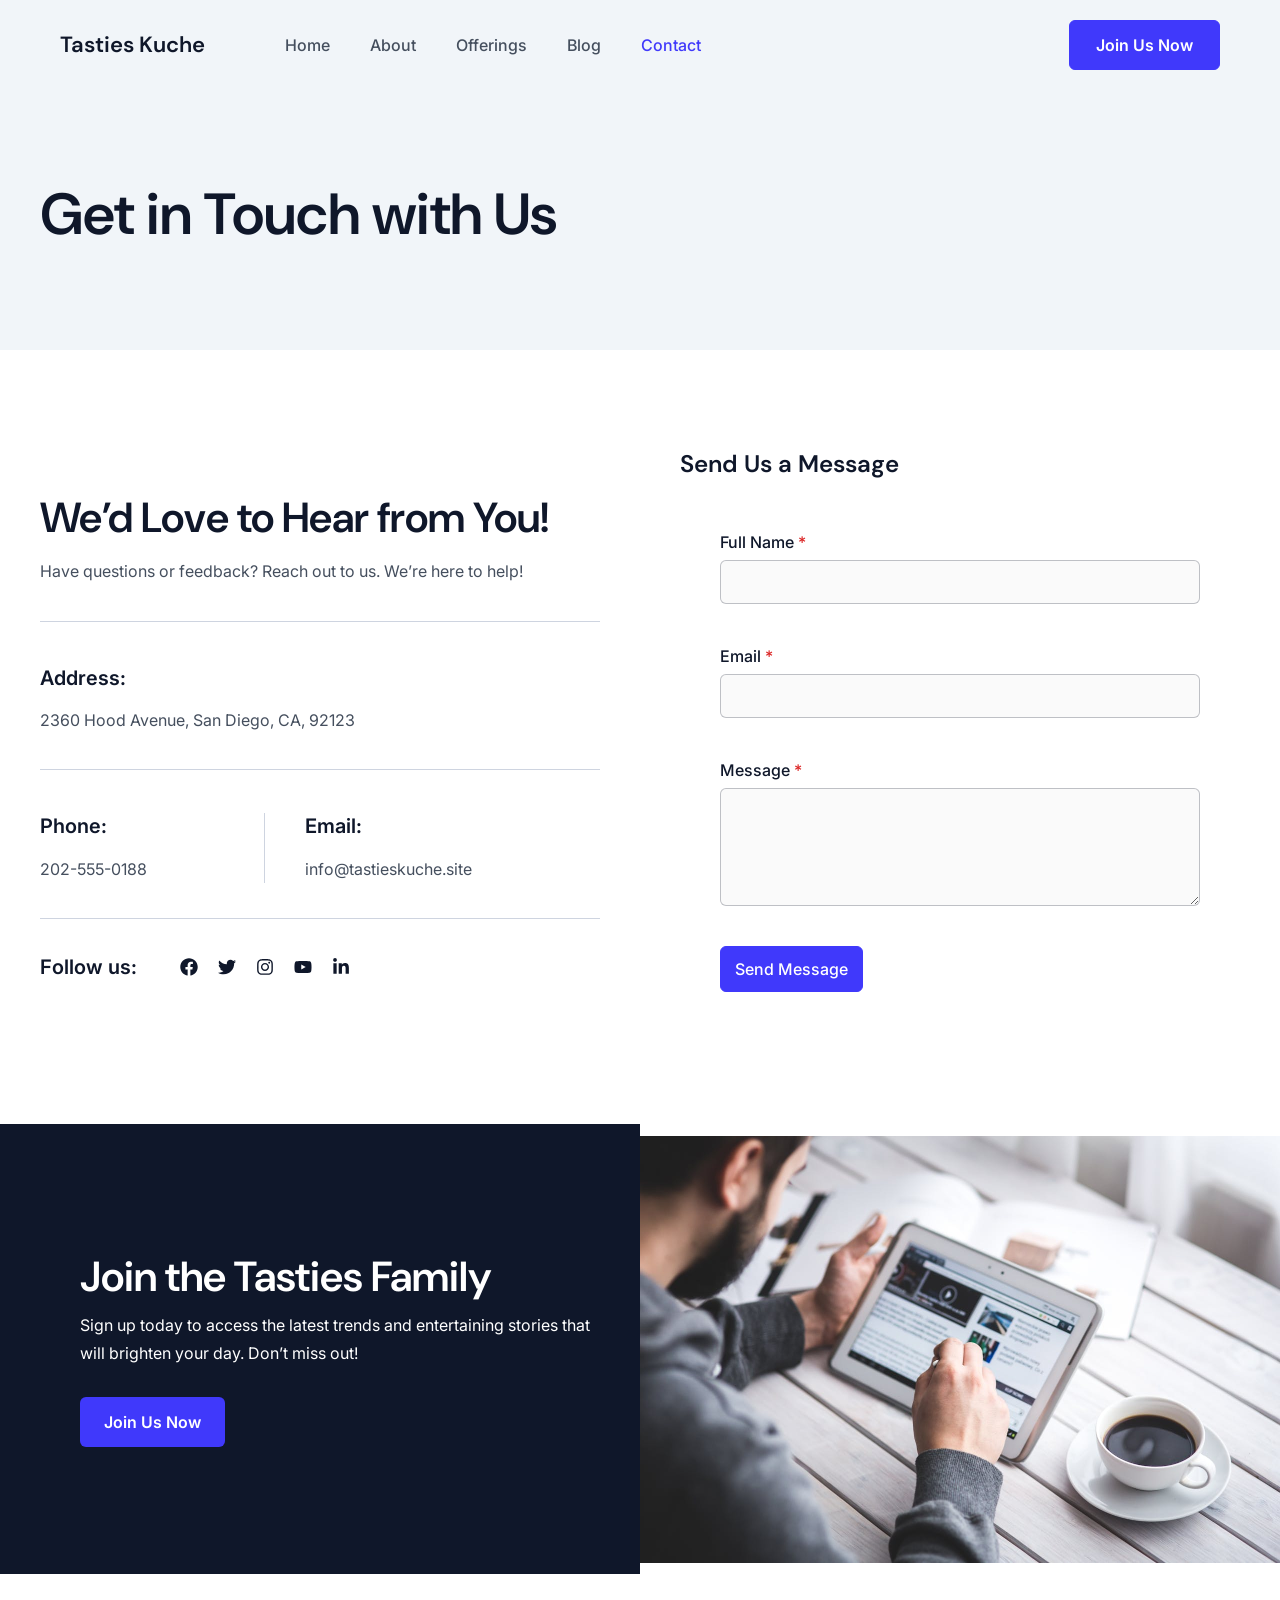
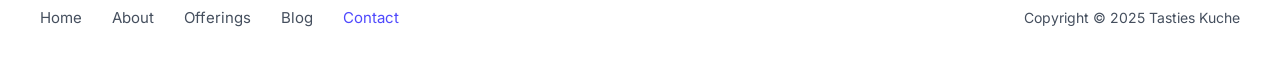
<file: about/contact/index.html>
<!DOCTYPE html>
<html>
	<head>
		<title>Redirecting...</title>
		<meta http-equiv="refresh" content="0;url=/contact/">
	</head>
	<body>
		<script type="text/javascript">
			window.location = "/contact/";
		</script>

		<p>You are being redirected to <a href="/contact/">/contact/</a></p>
	</body>
</html>
</file>
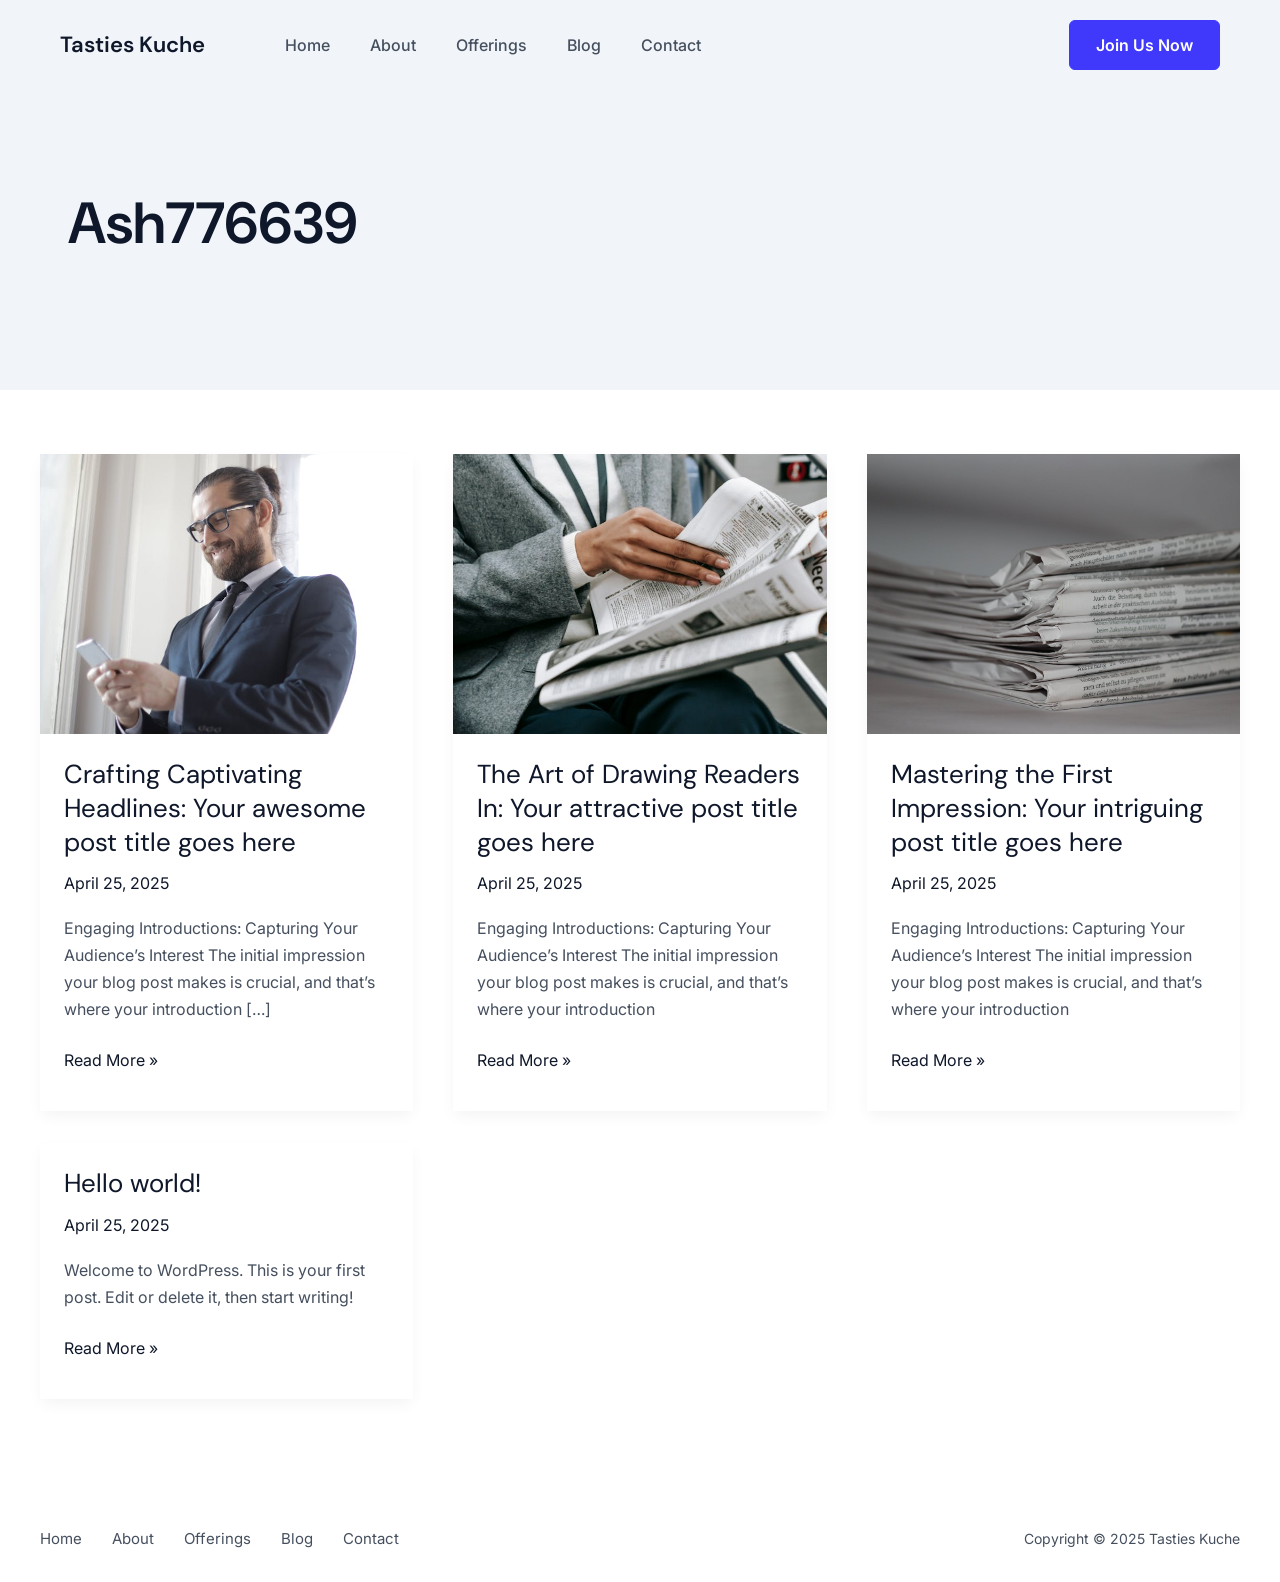
<file: author/ash776639/index.html>
<!DOCTYPE html>
<html lang="en-US">
<head>
<meta charset="UTF-8">
<meta name="viewport" content="width=device-width, initial-scale=1">
	<link rel="profile" href="https://gmpg.org/xfn/11"> 
	<title>Ash776639 &#8211; Tasties Kuche</title>
<meta name="robots" content="max-image-preview:large">
	<style>img:is([sizes="auto" i], [sizes^="auto," i]) { contain-intrinsic-size: 3000px 1500px }</style>
	<link rel="dns-prefetch" href="//fonts.googleapis.com">
<link rel="alternate" type="application/rss+xml" title="Tasties Kuche &raquo; Feed" href="/feed/">
<link rel="alternate" type="application/rss+xml" title="Tasties Kuche &raquo; Comments Feed" href="/comments/feed/">
<link rel="alternate" type="application/rss+xml" title="Tasties Kuche &raquo; Posts by Ash776639 Feed" href="/author/ash776639/feed/">
<script>
window._wpemojiSettings = {"baseUrl":"https:\/\/s.w.org\/images\/core\/emoji\/15.1.0\/72x72\/","ext":".png","svgUrl":"https:\/\/s.w.org\/images\/core\/emoji\/15.1.0\/svg\/","svgExt":".svg","source":{"concatemoji":"\/wp-includes\/js\/wp-emoji-release.min.js?ver=6.8"}};
/*! This file is auto-generated */
!function(i,n){var o,s,e;function c(e){try{var t={supportTests:e,timestamp:(new Date).valueOf()};sessionStorage.setItem(o,JSON.stringify(t))}catch(e){}}function p(e,t,n){e.clearRect(0,0,e.canvas.width,e.canvas.height),e.fillText(t,0,0);var t=new Uint32Array(e.getImageData(0,0,e.canvas.width,e.canvas.height).data),r=(e.clearRect(0,0,e.canvas.width,e.canvas.height),e.fillText(n,0,0),new Uint32Array(e.getImageData(0,0,e.canvas.width,e.canvas.height).data));return t.every(function(e,t){return e===r[t]})}function u(e,t,n){switch(t){case"flag":return n(e,"🏳️‍⚧️","🏳️​⚧️")?!1:!n(e,"🇺🇳","🇺​🇳")&&!n(e,"🏴󠁧󠁢󠁥󠁮󠁧󠁿","🏴​󠁧​󠁢​󠁥​󠁮​󠁧​󠁿");case"emoji":return!n(e,"🐦‍🔥","🐦​🔥")}return!1}function f(e,t,n){var r="undefined"!=typeof WorkerGlobalScope&&self instanceof WorkerGlobalScope?new OffscreenCanvas(300,150):i.createElement("canvas"),a=r.getContext("2d",{willReadFrequently:!0}),o=(a.textBaseline="top",a.font="600 32px Arial",{});return e.forEach(function(e){o[e]=t(a,e,n)}),o}function t(e){var t=i.createElement("script");t.src=e,t.defer=!0,i.head.appendChild(t)}"undefined"!=typeof Promise&&(o="wpEmojiSettingsSupports",s=["flag","emoji"],n.supports={everything:!0,everythingExceptFlag:!0},e=new Promise(function(e){i.addEventListener("DOMContentLoaded",e,{once:!0})}),new Promise(function(t){var n=function(){try{var e=JSON.parse(sessionStorage.getItem(o));if("object"==typeof e&&"number"==typeof e.timestamp&&(new Date).valueOf()<e.timestamp+604800&&"object"==typeof e.supportTests)return e.supportTests}catch(e){}return null}();if(!n){if("undefined"!=typeof Worker&&"undefined"!=typeof OffscreenCanvas&&"undefined"!=typeof URL&&URL.createObjectURL&&"undefined"!=typeof Blob)try{var e="postMessage("+f.toString()+"("+[JSON.stringify(s),u.toString(),p.toString()].join(",")+"));",r=new Blob([e],{type:"text/javascript"}),a=new Worker(URL.createObjectURL(r),{name:"wpTestEmojiSupports"});return void(a.onmessage=function(e){c(n=e.data),a.terminate(),t(n)})}catch(e){}c(n=f(s,u,p))}t(n)}).then(function(e){for(var t in e)n.supports[t]=e[t],n.supports.everything=n.supports.everything&&n.supports[t],"flag"!==t&&(n.supports.everythingExceptFlag=n.supports.everythingExceptFlag&&n.supports[t]);n.supports.everythingExceptFlag=n.supports.everythingExceptFlag&&!n.supports.flag,n.DOMReady=!1,n.readyCallback=function(){n.DOMReady=!0}}).then(function(){return e}).then(function(){var e;n.supports.everything||(n.readyCallback(),(e=n.source||{}).concatemoji?t(e.concatemoji):e.wpemoji&&e.twemoji&&(t(e.twemoji),t(e.wpemoji)))}))}((window,document),window._wpemojiSettings);
</script>
<link rel="stylesheet" id="astra-theme-css-css" href="/wp-content/themes/astra/assets/css/minified/main.min.css?ver=4.10.1" media="all">
<style id="astra-theme-css-inline-css">:root{--ast-post-nav-space:0;--ast-container-default-xlg-padding:3em;--ast-container-default-lg-padding:3em;--ast-container-default-slg-padding:2em;--ast-container-default-md-padding:3em;--ast-container-default-sm-padding:3em;--ast-container-default-xs-padding:2.4em;--ast-container-default-xxs-padding:1.8em;--ast-code-block-background:#ECEFF3;--ast-comment-inputs-background:#F9FAFB;--ast-normal-container-width:1200px;--ast-narrow-container-width:750px;--ast-blog-title-font-weight:normal;--ast-blog-meta-weight:inherit;--ast-global-color-primary:var(--ast-global-color-5);--ast-global-color-secondary:var(--ast-global-color-4);--ast-global-color-alternate-background:var(--ast-global-color-7);--ast-global-color-subtle-background:var(--ast-global-color-6);--ast-bg-style-guide:#F8FAFC;--ast-shadow-style-guide:0px 0px 4px 0 #00000057;--ast-global-dark-bg-style:#fff;--ast-global-dark-lfs:#fbfbfb;--ast-widget-bg-color:#fafafa;--ast-wc-container-head-bg-color:#fbfbfb;--ast-title-layout-bg:#eeeeee;--ast-search-border-color:#e7e7e7;--ast-lifter-hover-bg:#e6e6e6;--ast-gallery-block-color:#000;--srfm-color-input-label:var(--ast-global-color-2);}html{font-size:100%;}a{color:var(--ast-global-color-2);}a:hover,a:focus{color:var(--ast-global-color-1);}body,button,input,select,textarea,.ast-button,.ast-custom-button{font-family:'Inter',sans-serif;font-weight:400;font-size:16px;font-size:1rem;line-height:var(--ast-body-line-height,1.7em);}blockquote{color:var(--ast-global-color-3);}h1,.entry-content h1,h2,.entry-content h2,h3,.entry-content h3,h4,.entry-content h4,h5,.entry-content h5,h6,.entry-content h6,.site-title,.site-title a{font-family:'DM Sans',sans-serif;font-weight:600;}.ast-site-identity .site-title a{color:var(--ast-global-color-2);}.site-title{font-size:22px;font-size:1.375rem;display:block;}.site-header .site-description{font-size:15px;font-size:0.9375rem;display:none;}.entry-title{font-size:26px;font-size:1.625rem;}.archive .ast-article-post .ast-article-inner,.blog .ast-article-post .ast-article-inner,.archive .ast-article-post .ast-article-inner:hover,.blog .ast-article-post .ast-article-inner:hover{overflow:hidden;}h1,.entry-content h1{font-size:58px;font-size:3.625rem;font-weight:600;font-family:'DM Sans',sans-serif;line-height:1.2em;}h2,.entry-content h2{font-size:42px;font-size:2.625rem;font-weight:600;font-family:'DM Sans',sans-serif;line-height:1.2em;}h3,.entry-content h3{font-size:24px;font-size:1.5rem;font-weight:600;font-family:'DM Sans',sans-serif;line-height:1.2em;}h4,.entry-content h4{font-size:22px;font-size:1.375rem;line-height:1.2em;font-weight:600;font-family:'DM Sans',sans-serif;}h5,.entry-content h5{font-size:20px;font-size:1.25rem;line-height:1.2em;font-weight:600;font-family:'DM Sans',sans-serif;}h6,.entry-content h6{font-size:16px;font-size:1rem;line-height:1.1em;font-weight:normal;font-family:'Inter',sans-serif;}::selection{background-color:var(--ast-global-color-0);color:#ffffff;}body,h1,.entry-title a,.entry-content h1,h2,.entry-content h2,h3,.entry-content h3,h4,.entry-content h4,h5,.entry-content h5,h6,.entry-content h6{color:var(--ast-global-color-3);}.tagcloud a:hover,.tagcloud a:focus,.tagcloud a.current-item{color:#ffffff;border-color:var(--ast-global-color-2);background-color:var(--ast-global-color-2);}input:focus,input[type="text"]:focus,input[type="email"]:focus,input[type="url"]:focus,input[type="password"]:focus,input[type="reset"]:focus,input[type="search"]:focus,textarea:focus{border-color:var(--ast-global-color-2);}input[type="radio"]:checked,input[type=reset],input[type="checkbox"]:checked,input[type="checkbox"]:hover:checked,input[type="checkbox"]:focus:checked,input[type=range]::-webkit-slider-thumb{border-color:var(--ast-global-color-2);background-color:var(--ast-global-color-2);box-shadow:none;}.site-footer a:hover + .post-count,.site-footer a:focus + .post-count{background:var(--ast-global-color-2);border-color:var(--ast-global-color-2);}.single .nav-links .nav-previous,.single .nav-links .nav-next{color:var(--ast-global-color-2);}.entry-meta,.entry-meta *{line-height:1.45;color:var(--ast-global-color-2);}.entry-meta a:not(.ast-button):hover,.entry-meta a:not(.ast-button):hover *,.entry-meta a:not(.ast-button):focus,.entry-meta a:not(.ast-button):focus *,.page-links > .page-link,.page-links .page-link:hover,.post-navigation a:hover{color:var(--ast-global-color-1);}#cat option,.secondary .calendar_wrap thead a,.secondary .calendar_wrap thead a:visited{color:var(--ast-global-color-2);}.secondary .calendar_wrap #today,.ast-progress-val span{background:var(--ast-global-color-2);}.secondary a:hover + .post-count,.secondary a:focus + .post-count{background:var(--ast-global-color-2);border-color:var(--ast-global-color-2);}.calendar_wrap #today > a{color:#ffffff;}.page-links .page-link,.single .post-navigation a{color:var(--ast-global-color-2);}.ast-search-menu-icon .search-form button.search-submit{padding:0 4px;}.ast-search-menu-icon form.search-form{padding-right:0;}.ast-search-menu-icon.slide-search input.search-field{width:0;}.ast-header-search .ast-search-menu-icon.ast-dropdown-active .search-form,.ast-header-search .ast-search-menu-icon.ast-dropdown-active .search-field:focus{transition:all 0.2s;}.search-form input.search-field:focus{outline:none;}.ast-archive-title{color:var(--ast-global-color-2);}.widget-title,.widget .wp-block-heading{font-size:22px;font-size:1.375rem;color:var(--ast-global-color-2);}.ast-single-post .entry-content a,.ast-comment-content a:not(.ast-comment-edit-reply-wrap a){text-decoration:underline;}.ast-single-post .wp-block-button .wp-block-button__link,.ast-single-post .elementor-widget-button .elementor-button,.ast-single-post .entry-content .uagb-tab a,.ast-single-post .entry-content .uagb-ifb-cta a,.ast-single-post .entry-content .wp-block-uagb-buttons a,.ast-single-post .entry-content .uabb-module-content a,.ast-single-post .entry-content .uagb-post-grid a,.ast-single-post .entry-content .uagb-timeline a,.ast-single-post .entry-content .uagb-toc__wrap a,.ast-single-post .entry-content .uagb-taxomony-box a,.ast-single-post .entry-content .woocommerce a,.entry-content .wp-block-latest-posts > li > a,.ast-single-post .entry-content .wp-block-file__button,li.ast-post-filter-single,.ast-single-post .wp-block-buttons .wp-block-button.is-style-outline .wp-block-button__link,.ast-single-post .ast-comment-content .comment-reply-link,.ast-single-post .ast-comment-content .comment-edit-link{text-decoration:none;}.ast-search-menu-icon.slide-search a:focus-visible:focus-visible,.astra-search-icon:focus-visible,#close:focus-visible,a:focus-visible,.ast-menu-toggle:focus-visible,.site .skip-link:focus-visible,.wp-block-loginout input:focus-visible,.wp-block-search.wp-block-search__button-inside .wp-block-search__inside-wrapper,.ast-header-navigation-arrow:focus-visible,.woocommerce .wc-proceed-to-checkout > .checkout-button:focus-visible,.woocommerce .woocommerce-MyAccount-navigation ul li a:focus-visible,.ast-orders-table__row .ast-orders-table__cell:focus-visible,.woocommerce .woocommerce-order-details .order-again > .button:focus-visible,.woocommerce .woocommerce-message a.button.wc-forward:focus-visible,.woocommerce #minus_qty:focus-visible,.woocommerce #plus_qty:focus-visible,a#ast-apply-coupon:focus-visible,.woocommerce .woocommerce-info a:focus-visible,.woocommerce .astra-shop-summary-wrap a:focus-visible,.woocommerce a.wc-forward:focus-visible,#ast-apply-coupon:focus-visible,.woocommerce-js .woocommerce-mini-cart-item a.remove:focus-visible,#close:focus-visible,.button.search-submit:focus-visible,#search_submit:focus,.normal-search:focus-visible,.ast-header-account-wrap:focus-visible,.woocommerce .ast-on-card-button.ast-quick-view-trigger:focus{outline-style:dotted;outline-color:inherit;outline-width:thin;}input:focus,input[type="text"]:focus,input[type="email"]:focus,input[type="url"]:focus,input[type="password"]:focus,input[type="reset"]:focus,input[type="search"]:focus,input[type="number"]:focus,textarea:focus,.wp-block-search__input:focus,[data-section="section-header-mobile-trigger"] .ast-button-wrap .ast-mobile-menu-trigger-minimal:focus,.ast-mobile-popup-drawer.active .menu-toggle-close:focus,.woocommerce-ordering select.orderby:focus,#ast-scroll-top:focus,#coupon_code:focus,.woocommerce-page #comment:focus,.woocommerce #reviews #respond input#submit:focus,.woocommerce a.add_to_cart_button:focus,.woocommerce .button.single_add_to_cart_button:focus,.woocommerce .woocommerce-cart-form button:focus,.woocommerce .woocommerce-cart-form__cart-item .quantity .qty:focus,.woocommerce .woocommerce-billing-fields .woocommerce-billing-fields__field-wrapper .woocommerce-input-wrapper > .input-text:focus,.woocommerce #order_comments:focus,.woocommerce #place_order:focus,.woocommerce .woocommerce-address-fields .woocommerce-address-fields__field-wrapper .woocommerce-input-wrapper > .input-text:focus,.woocommerce .woocommerce-MyAccount-content form button:focus,.woocommerce .woocommerce-MyAccount-content .woocommerce-EditAccountForm .woocommerce-form-row .woocommerce-Input.input-text:focus,.woocommerce .ast-woocommerce-container .woocommerce-pagination ul.page-numbers li a:focus,body #content .woocommerce form .form-row .select2-container--default .select2-selection--single:focus,#ast-coupon-code:focus,.woocommerce.woocommerce-js .quantity input[type=number]:focus,.woocommerce-js .woocommerce-mini-cart-item .quantity input[type=number]:focus,.woocommerce p#ast-coupon-trigger:focus{border-style:dotted;border-color:inherit;border-width:thin;}input{outline:none;}.ast-logo-title-inline .site-logo-img{padding-right:1em;}body .ast-oembed-container *{position:absolute;top:0;width:100%;height:100%;left:0;}body .wp-block-embed-pocket-casts .ast-oembed-container *{position:unset;}.ast-single-post-featured-section + article {margin-top: 2em;}.site-content .ast-single-post-featured-section img {width: 100%;overflow: hidden;object-fit: cover;}.site > .ast-single-related-posts-container {margin-top: 0;}@media (min-width: 922px) {.ast-desktop .ast-container--narrow {max-width: var(--ast-narrow-container-width);margin: 0 auto;}}@media (max-width:921.9px){#ast-desktop-header{display:none;}}@media (min-width:922px){#ast-mobile-header{display:none;}}.wp-block-buttons.aligncenter{justify-content:center;}@media (max-width:921px){.ast-separate-container.ast-single-post.ast-right-sidebar #primary,.ast-separate-container.ast-single-post.ast-left-sidebar #primary,.ast-separate-container.ast-single-post #primary,.ast-plain-container #primary,.ast-narrow-container #primary{margin-top:40px;margin-bottom:20px;}.ast-separate-container.ast-single-post.ast-right-sidebar #primary,.ast-separate-container.ast-single-post.ast-left-sidebar #primary,.ast-separate-container.ast-single-post #primary,.ast-plain-container.ast-single-post #primary,.ast-narrow-container.ast-single-post #primary{margin-top:40px;margin-bottom:20px;}}@media (max-width:544px){.ast-separate-container.ast-single-post.ast-right-sidebar #primary,.ast-separate-container.ast-single-post.ast-left-sidebar #primary,.ast-separate-container.ast-single-post #primary,.ast-plain-container.ast-single-post #primary,.ast-narrow-container.ast-single-post #primary{margin-top:30px;margin-bottom:20px;}}@media (max-width:921px){.ast-separate-container #primary,.ast-narrow-container #primary{padding-top:0px;}}@media (max-width:544px){.ast-separate-container #primary,.ast-narrow-container #primary{padding-top:0px;}}@media (max-width:921px){.ast-separate-container #primary,.ast-narrow-container #primary{padding-bottom:0px;}}@media (max-width:544px){.ast-separate-container #primary,.ast-narrow-container #primary{padding-bottom:0px;}}.wp-block-button.is-style-outline .wp-block-button__link{border-color:var(--ast-global-color-0);}div.wp-block-button.is-style-outline > .wp-block-button__link:not(.has-text-color),div.wp-block-button.wp-block-button__link.is-style-outline:not(.has-text-color){color:var(--ast-global-color-0);}.wp-block-button.is-style-outline .wp-block-button__link:hover,.wp-block-buttons .wp-block-button.is-style-outline .wp-block-button__link:focus,.wp-block-buttons .wp-block-button.is-style-outline > .wp-block-button__link:not(.has-text-color):hover,.wp-block-buttons .wp-block-button.wp-block-button__link.is-style-outline:not(.has-text-color):hover{color:#ffffff;background-color:var(--ast-global-color-1);border-color:var(--ast-global-color-1);}.post-page-numbers.current .page-link,.ast-pagination .page-numbers.current{color:#ffffff;border-color:var(--ast-global-color-0);background-color:var(--ast-global-color-0);}.wp-block-buttons .wp-block-button.is-style-outline .wp-block-button__link.wp-element-button,.ast-outline-button,.wp-block-uagb-buttons-child .uagb-buttons-repeater.ast-outline-button{border-color:var(--ast-global-color-2);border-top-width:1px;border-right-width:1px;border-bottom-width:1px;border-left-width:1px;font-family:inherit;font-weight:600;font-size:16px;font-size:1rem;line-height:1em;padding-top:17px;padding-right:24px;padding-bottom:17px;padding-left:24px;border-top-left-radius:6px;border-top-right-radius:6px;border-bottom-right-radius:6px;border-bottom-left-radius:6px;}.wp-block-buttons .wp-block-button.is-style-outline > .wp-block-button__link:not(.has-text-color),.wp-block-buttons .wp-block-button.wp-block-button__link.is-style-outline:not(.has-text-color),.ast-outline-button{color:var(--ast-global-color-2);}.wp-block-button.is-style-outline .wp-block-button__link:hover,.wp-block-buttons .wp-block-button.is-style-outline .wp-block-button__link:focus,.wp-block-buttons .wp-block-button.is-style-outline > .wp-block-button__link:not(.has-text-color):hover,.wp-block-buttons .wp-block-button.wp-block-button__link.is-style-outline:not(.has-text-color):hover,.ast-outline-button:hover,.ast-outline-button:focus,.wp-block-uagb-buttons-child .uagb-buttons-repeater.ast-outline-button:hover,.wp-block-uagb-buttons-child .uagb-buttons-repeater.ast-outline-button:focus{color:#ffffff;background-color:var(--ast-global-color-1);border-color:var(--ast-global-color-1);}.wp-block-button .wp-block-button__link.wp-element-button.is-style-outline:not(.has-background),.wp-block-button.is-style-outline>.wp-block-button__link.wp-element-button:not(.has-background),.ast-outline-button{background-color:transparent;}.entry-content[data-ast-blocks-layout] > figure{margin-bottom:1em;}h1.widget-title{font-weight:600;}h2.widget-title{font-weight:600;}h3.widget-title{font-weight:600;}.elementor-widget-container .elementor-loop-container .e-loop-item[data-elementor-type="loop-item"]{width:100%;}#page{display:flex;flex-direction:column;min-height:100vh;}.ast-404-layout-1 h1.page-title{color:var(--ast-global-color-2);}.single .post-navigation a{line-height:1em;height:inherit;}.error-404 .page-sub-title{font-size:1.5rem;font-weight:inherit;}.search .site-content .content-area .search-form{margin-bottom:0;}#page .site-content{flex-grow:1;}.widget{margin-bottom:1.25em;}#secondary li{line-height:1.5em;}#secondary .wp-block-group h2{margin-bottom:0.7em;}#secondary h2{font-size:1.7rem;}.ast-separate-container .ast-article-post,.ast-separate-container .ast-article-single,.ast-separate-container .comment-respond{padding:3em;}.ast-separate-container .ast-article-single .ast-article-single{padding:0;}.ast-article-single .wp-block-post-template-is-layout-grid{padding-left:0;}.ast-separate-container .comments-title,.ast-narrow-container .comments-title{padding:1.5em 2em;}.ast-page-builder-template .comment-form-textarea,.ast-comment-formwrap .ast-grid-common-col{padding:0;}.ast-comment-formwrap{padding:0;display:inline-flex;column-gap:20px;width:100%;margin-left:0;margin-right:0;}.comments-area textarea#comment:focus,.comments-area textarea#comment:active,.comments-area .ast-comment-formwrap input[type="text"]:focus,.comments-area .ast-comment-formwrap input[type="text"]:active {box-shadow:none;outline:none;}.archive.ast-page-builder-template .entry-header{margin-top:2em;}.ast-page-builder-template .ast-comment-formwrap{width:100%;}.entry-title{margin-bottom:0.5em;}.ast-archive-description p{font-size:inherit;font-weight:inherit;line-height:inherit;}.ast-separate-container .ast-comment-list li.depth-1,.hentry{margin-bottom:2em;}@media (min-width:921px){.ast-left-sidebar.ast-page-builder-template #secondary,.archive.ast-right-sidebar.ast-page-builder-template .site-main{padding-left:20px;padding-right:20px;}}@media (max-width:544px){.ast-comment-formwrap.ast-row{column-gap:10px;display:inline-block;}#ast-commentform .ast-grid-common-col{position:relative;width:100%;}}@media (min-width:1201px){.ast-separate-container .ast-article-post,.ast-separate-container .ast-article-single,.ast-separate-container .ast-author-box,.ast-separate-container .ast-404-layout-1,.ast-separate-container .no-results{padding:3em;}}.ast-author-box img.avatar{margin:0;}@media (min-width:921px){.ast-author-box img.avatar{width:100px;height:100px;}.ast-author-box{column-gap:50px;}}@media (max-width:921px){.ast-author-avatar{margin-top:20px;}}@media (min-width:922px){.ast-author-box{align-items:center;}}@media (max-width:921px){.ast-separate-container #primary,.ast-separate-container #secondary{padding:1.5em 0;}#primary,#secondary{padding:1.5em 0;margin:0;}.ast-left-sidebar #content > .ast-container{display:flex;flex-direction:column-reverse;width:100%;}}@media (min-width:922px){.ast-separate-container.ast-right-sidebar #primary,.ast-separate-container.ast-left-sidebar #primary{border:0;}.search-no-results.ast-separate-container #primary{margin-bottom:4em;}.ast-author-box{-js-display:flex;display:flex;}.ast-author-bio{flex:1;}}.wp-block-button .wp-block-button__link{color:#ffffff;}.wp-block-button .wp-block-button__link:hover,.wp-block-button .wp-block-button__link:focus{color:#ffffff;background-color:var(--ast-global-color-1);border-color:var(--ast-global-color-1);}.elementor-widget-heading h1.elementor-heading-title{line-height:1.2em;}.elementor-widget-heading h2.elementor-heading-title{line-height:1.2em;}.elementor-widget-heading h3.elementor-heading-title{line-height:1.2em;}.elementor-widget-heading h4.elementor-heading-title{line-height:1.2em;}.elementor-widget-heading h5.elementor-heading-title{line-height:1.2em;}.elementor-widget-heading h6.elementor-heading-title{line-height:1.1em;}.wp-block-button .wp-block-button__link,.wp-block-search .wp-block-search__button,body .wp-block-file .wp-block-file__button{border-style:solid;border-top-width:0px;border-right-width:0px;border-left-width:0px;border-bottom-width:0px;border-color:var(--ast-global-color-0);background-color:var(--ast-global-color-0);color:#ffffff;font-family:inherit;font-weight:600;line-height:1em;font-size:16px;font-size:1rem;border-top-left-radius:6px;border-top-right-radius:6px;border-bottom-right-radius:6px;border-bottom-left-radius:6px;padding-top:17px;padding-right:24px;padding-bottom:17px;padding-left:24px;}@media (max-width:921px){.wp-block-button .wp-block-button__link,.wp-block-search .wp-block-search__button,body .wp-block-file .wp-block-file__button{padding-top:17px;padding-right:24px;padding-bottom:17px;padding-left:24px;}}@media (max-width:544px){.wp-block-button .wp-block-button__link,.wp-block-search .wp-block-search__button,body .wp-block-file .wp-block-file__button{padding-top:17px;padding-right:24px;padding-bottom:17px;padding-left:24px;}}.menu-toggle,button,.ast-button,.ast-custom-button,.button,input#submit,input[type="button"],input[type="submit"],input[type="reset"],form[CLASS*="wp-block-search__"].wp-block-search .wp-block-search__inside-wrapper .wp-block-search__button,body .wp-block-file .wp-block-file__button,.search .search-submit,.woocommerce-js a.button,.woocommerce button.button,.woocommerce .woocommerce-message a.button,.woocommerce #respond input#submit.alt,.woocommerce input.button.alt,.woocommerce input.button,.woocommerce input.button:disabled,.woocommerce input.button:disabled[disabled],.woocommerce input.button:disabled:hover,.woocommerce input.button:disabled[disabled]:hover,.woocommerce #respond input#submit,.woocommerce button.button.alt.disabled,.wc-block-grid__products .wc-block-grid__product .wp-block-button__link,.wc-block-grid__product-onsale,[CLASS*="wc-block"] button,.woocommerce-js .astra-cart-drawer .astra-cart-drawer-content .woocommerce-mini-cart__buttons .button:not(.checkout):not(.ast-continue-shopping),.woocommerce-js .astra-cart-drawer .astra-cart-drawer-content .woocommerce-mini-cart__buttons a.checkout,.woocommerce button.button.alt.disabled.wc-variation-selection-needed,[CLASS*="wc-block"] .wc-block-components-button{border-style:solid;border-top-width:0px;border-right-width:0px;border-left-width:0px;border-bottom-width:0px;color:#ffffff;border-color:var(--ast-global-color-0);background-color:var(--ast-global-color-0);padding-top:17px;padding-right:24px;padding-bottom:17px;padding-left:24px;font-family:inherit;font-weight:600;font-size:16px;font-size:1rem;line-height:1em;border-top-left-radius:6px;border-top-right-radius:6px;border-bottom-right-radius:6px;border-bottom-left-radius:6px;}button:focus,.menu-toggle:hover,button:hover,.ast-button:hover,.ast-custom-button:hover .button:hover,.ast-custom-button:hover ,input[type=reset]:hover,input[type=reset]:focus,input#submit:hover,input#submit:focus,input[type="button"]:hover,input[type="button"]:focus,input[type="submit"]:hover,input[type="submit"]:focus,form[CLASS*="wp-block-search__"].wp-block-search .wp-block-search__inside-wrapper .wp-block-search__button:hover,form[CLASS*="wp-block-search__"].wp-block-search .wp-block-search__inside-wrapper .wp-block-search__button:focus,body .wp-block-file .wp-block-file__button:hover,body .wp-block-file .wp-block-file__button:focus,.woocommerce-js a.button:hover,.woocommerce button.button:hover,.woocommerce .woocommerce-message a.button:hover,.woocommerce #respond input#submit:hover,.woocommerce #respond input#submit.alt:hover,.woocommerce input.button.alt:hover,.woocommerce input.button:hover,.woocommerce button.button.alt.disabled:hover,.wc-block-grid__products .wc-block-grid__product .wp-block-button__link:hover,[CLASS*="wc-block"] button:hover,.woocommerce-js .astra-cart-drawer .astra-cart-drawer-content .woocommerce-mini-cart__buttons .button:not(.checkout):not(.ast-continue-shopping):hover,.woocommerce-js .astra-cart-drawer .astra-cart-drawer-content .woocommerce-mini-cart__buttons a.checkout:hover,.woocommerce button.button.alt.disabled.wc-variation-selection-needed:hover,[CLASS*="wc-block"] .wc-block-components-button:hover,[CLASS*="wc-block"] .wc-block-components-button:focus{color:#ffffff;background-color:var(--ast-global-color-1);border-color:var(--ast-global-color-1);}form[CLASS*="wp-block-search__"].wp-block-search .wp-block-search__inside-wrapper .wp-block-search__button.has-icon{padding-top:calc(17px - 3px);padding-right:calc(24px - 3px);padding-bottom:calc(17px - 3px);padding-left:calc(24px - 3px);}@media (max-width:921px){.menu-toggle,button,.ast-button,.ast-custom-button,.button,input#submit,input[type="button"],input[type="submit"],input[type="reset"],form[CLASS*="wp-block-search__"].wp-block-search .wp-block-search__inside-wrapper .wp-block-search__button,body .wp-block-file .wp-block-file__button,.search .search-submit,.woocommerce-js a.button,.woocommerce button.button,.woocommerce .woocommerce-message a.button,.woocommerce #respond input#submit.alt,.woocommerce input.button.alt,.woocommerce input.button,.woocommerce input.button:disabled,.woocommerce input.button:disabled[disabled],.woocommerce input.button:disabled:hover,.woocommerce input.button:disabled[disabled]:hover,.woocommerce #respond input#submit,.woocommerce button.button.alt.disabled,.wc-block-grid__products .wc-block-grid__product .wp-block-button__link,.wc-block-grid__product-onsale,[CLASS*="wc-block"] button,.woocommerce-js .astra-cart-drawer .astra-cart-drawer-content .woocommerce-mini-cart__buttons .button:not(.checkout):not(.ast-continue-shopping),.woocommerce-js .astra-cart-drawer .astra-cart-drawer-content .woocommerce-mini-cart__buttons a.checkout,.woocommerce button.button.alt.disabled.wc-variation-selection-needed,[CLASS*="wc-block"] .wc-block-components-button{padding-top:17px;padding-right:24px;padding-bottom:17px;padding-left:24px;}}@media (max-width:544px){.menu-toggle,button,.ast-button,.ast-custom-button,.button,input#submit,input[type="button"],input[type="submit"],input[type="reset"],form[CLASS*="wp-block-search__"].wp-block-search .wp-block-search__inside-wrapper .wp-block-search__button,body .wp-block-file .wp-block-file__button,.search .search-submit,.woocommerce-js a.button,.woocommerce button.button,.woocommerce .woocommerce-message a.button,.woocommerce #respond input#submit.alt,.woocommerce input.button.alt,.woocommerce input.button,.woocommerce input.button:disabled,.woocommerce input.button:disabled[disabled],.woocommerce input.button:disabled:hover,.woocommerce input.button:disabled[disabled]:hover,.woocommerce #respond input#submit,.woocommerce button.button.alt.disabled,.wc-block-grid__products .wc-block-grid__product .wp-block-button__link,.wc-block-grid__product-onsale,[CLASS*="wc-block"] button,.woocommerce-js .astra-cart-drawer .astra-cart-drawer-content .woocommerce-mini-cart__buttons .button:not(.checkout):not(.ast-continue-shopping),.woocommerce-js .astra-cart-drawer .astra-cart-drawer-content .woocommerce-mini-cart__buttons a.checkout,.woocommerce button.button.alt.disabled.wc-variation-selection-needed,[CLASS*="wc-block"] .wc-block-components-button{padding-top:17px;padding-right:24px;padding-bottom:17px;padding-left:24px;}}@media (max-width:921px){.ast-mobile-header-stack .main-header-bar .ast-search-menu-icon{display:inline-block;}.ast-header-break-point.ast-header-custom-item-outside .ast-mobile-header-stack .main-header-bar .ast-search-icon{margin:0;}.ast-comment-avatar-wrap img{max-width:2.5em;}.ast-comment-meta{padding:0 1.8888em 1.3333em;}.ast-separate-container .ast-comment-list li.depth-1{padding:1.5em 2.14em;}.ast-separate-container .comment-respond{padding:2em 2.14em;}}@media (min-width:544px){.ast-container{max-width:100%;}}@media (max-width:544px){.ast-separate-container .ast-article-post,.ast-separate-container .ast-article-single,.ast-separate-container .comments-title,.ast-separate-container .ast-archive-description{padding:1.5em 1em;}.ast-separate-container #content .ast-container{padding-left:0.54em;padding-right:0.54em;}.ast-separate-container .ast-comment-list .bypostauthor{padding:.5em;}.ast-search-menu-icon.ast-dropdown-active .search-field{width:170px;}} #ast-mobile-header .ast-site-header-cart-li a{pointer-events:none;}.ast-separate-container{background-color:var(--ast-global-color-4);background-image:none;}@media (max-width:921px){.widget-title{font-size:22px;font-size:1.375rem;}body,button,input,select,textarea,.ast-button,.ast-custom-button{font-size:16px;font-size:1rem;}#secondary,#secondary button,#secondary input,#secondary select,#secondary textarea{font-size:16px;font-size:1rem;}.site-title{font-size:22px;font-size:1.375rem;display:block;}.site-header .site-description{display:none;}.entry-title{font-size:24px;font-size:1.5rem;}h1,.entry-content h1{font-size:40px;}h2,.entry-content h2{font-size:32px;}h3,.entry-content h3{font-size:24px;}h4,.entry-content h4{font-size:22px;font-size:1.375rem;}h5,.entry-content h5{font-size:18px;font-size:1.125rem;}h6,.entry-content h6{font-size:16px;font-size:1rem;}body,.ast-separate-container{background-color:var(--ast-global-color-4);background-image:none;}}@media (max-width:544px){.widget-title{font-size:22px;font-size:1.375rem;}body,button,input,select,textarea,.ast-button,.ast-custom-button{font-size:16px;font-size:1rem;}#secondary,#secondary button,#secondary input,#secondary select,#secondary textarea{font-size:16px;font-size:1rem;}.site-title{font-size:20px;font-size:1.25rem;display:block;}.site-header .site-description{display:none;}.entry-title{font-size:24px;font-size:1.5rem;}h1,.entry-content h1{font-size:32px;}h2,.entry-content h2{font-size:26px;}h3,.entry-content h3{font-size:22px;}h4,.entry-content h4{font-size:19px;font-size:1.1875rem;}h5,.entry-content h5{font-size:18px;font-size:1.125rem;}h6,.entry-content h6{font-size:16px;font-size:1rem;}body,.ast-separate-container{background-color:var(--ast-global-color-4);background-image:none;}}@media (max-width:544px){html{font-size:100%;}}@media (min-width:922px){.ast-container{max-width:1240px;}}@media (min-width:922px){.site-content .ast-container{display:flex;}}@media (max-width:921px){.site-content .ast-container{flex-direction:column;}}.ast-blog-layout-4-grid .ast-article-post{width:33.33%;margin-bottom:2em;border-bottom:0;background-color:transparent;}.ast-blog-layout-4-grid .ast-article-inner .wp-post-image{width:100%;}.ast-article-inner{padding:1.5em;}.ast-blog-layout-4-grid .ast-row{display:flex;flex-wrap:wrap;flex-flow:row wrap;align-items:stretch;}.ast-separate-container .ast-blog-layout-4-grid .ast-article-post{padding:0 1em 0;}.ast-separate-container.ast-desktop .ast-blog-layout-4-grid .ast-row{margin-left:-1em;margin-right:-1em;}.ast-blog-layout-4-grid .ast-article-inner{box-shadow:0px 6px 15px -2px rgba(16,24,40,0.05);}.ast-separate-container .ast-blog-layout-4-grid .ast-article-inner,.ast-plain-container .ast-blog-layout-4-grid .ast-article-inner{height:100%;}.ast-row .blog-layout-4 .post-content,.blog-layout-4 .post-thumb{padding-left:0;padding-right:0;}.ast-article-post.remove-featured-img-padding .blog-layout-4 .post-content .ast-blog-featured-section:first-child .post-thumb-img-content{margin-top:-1.5em;}.ast-article-post.remove-featured-img-padding .blog-layout-4 .post-content .ast-blog-featured-section .post-thumb-img-content{margin-left:-1.5em;margin-right:-1.5em;}@media (max-width:921px){.ast-blog-layout-4-grid .ast-article-post{width:100%;}}.ast-blog-layout-6-grid .ast-blog-featured-section:before { content: ""; }.ast-article-post .post-thumb-img-content img{aspect-ratio:4/3;width:100%;}.ast-article-post .post-thumb-img-content img{object-fit:cover;}.ast-article-post .post-thumb-img-content{overflow:hidden;}.ast-article-post .post-thumb-img-content img{transform:scale(1);transition:transform .5s ease;}.ast-article-post:hover .post-thumb-img-content img{transform:scale(1.1);}.cat-links.badge a,.tags-links.badge a {padding: 4px 8px;border-radius: 3px;font-weight: 400;}.cat-links.underline a,.tags-links.underline a{text-decoration: underline;}@media (min-width:922px){.main-header-menu .sub-menu .menu-item.ast-left-align-sub-menu:hover > .sub-menu,.main-header-menu .sub-menu .menu-item.ast-left-align-sub-menu.focus > .sub-menu{margin-left:-0px;}}.entry-content li > p{margin-bottom:0;}.site .comments-area{padding-top:2em;padding-bottom:3em;}.wp-block-file {display: flex;align-items: center;flex-wrap: wrap;justify-content: space-between;}.wp-block-pullquote {border: none;}.wp-block-pullquote blockquote::before {content: "\201D";font-family: "Helvetica",sans-serif;display: flex;transform: rotate( 180deg );font-size: 6rem;font-style: normal;line-height: 1;font-weight: bold;align-items: center;justify-content: center;}.has-text-align-right > blockquote::before {justify-content: flex-start;}.has-text-align-left > blockquote::before {justify-content: flex-end;}figure.wp-block-pullquote.is-style-solid-color blockquote {max-width: 100%;text-align: inherit;}:root {--wp--custom--ast-default-block-top-padding: 100px;--wp--custom--ast-default-block-right-padding: 80px;--wp--custom--ast-default-block-bottom-padding: 100px;--wp--custom--ast-default-block-left-padding: 80px;--wp--custom--ast-container-width: 1200px;--wp--custom--ast-content-width-size: 1200px;--wp--custom--ast-wide-width-size: calc(1200px + var(--wp--custom--ast-default-block-left-padding) + var(--wp--custom--ast-default-block-right-padding));}.ast-narrow-container {--wp--custom--ast-content-width-size: 750px;--wp--custom--ast-wide-width-size: 750px;}@media(max-width: 921px) {:root {--wp--custom--ast-default-block-top-padding: 50px;--wp--custom--ast-default-block-right-padding: 50px;--wp--custom--ast-default-block-bottom-padding: 50px;--wp--custom--ast-default-block-left-padding: 50px;}}@media(max-width: 544px) {:root {--wp--custom--ast-default-block-top-padding: 50px;--wp--custom--ast-default-block-right-padding: 30px;--wp--custom--ast-default-block-bottom-padding: 50px;--wp--custom--ast-default-block-left-padding: 30px;}}.entry-content > .wp-block-group,.entry-content > .wp-block-cover,.entry-content > .wp-block-columns {padding-top: var(--wp--custom--ast-default-block-top-padding);padding-right: var(--wp--custom--ast-default-block-right-padding);padding-bottom: var(--wp--custom--ast-default-block-bottom-padding);padding-left: var(--wp--custom--ast-default-block-left-padding);}.ast-plain-container.ast-no-sidebar .entry-content > .alignfull,.ast-page-builder-template .ast-no-sidebar .entry-content > .alignfull {margin-left: calc( -50vw + 50%);margin-right: calc( -50vw + 50%);max-width: 100vw;width: 100vw;}.ast-plain-container.ast-no-sidebar .entry-content .alignfull .alignfull,.ast-page-builder-template.ast-no-sidebar .entry-content .alignfull .alignfull,.ast-plain-container.ast-no-sidebar .entry-content .alignfull .alignwide,.ast-page-builder-template.ast-no-sidebar .entry-content .alignfull .alignwide,.ast-plain-container.ast-no-sidebar .entry-content .alignwide .alignfull,.ast-page-builder-template.ast-no-sidebar .entry-content .alignwide .alignfull,.ast-plain-container.ast-no-sidebar .entry-content .alignwide .alignwide,.ast-page-builder-template.ast-no-sidebar .entry-content .alignwide .alignwide,.ast-plain-container.ast-no-sidebar .entry-content .wp-block-column .alignfull,.ast-page-builder-template.ast-no-sidebar .entry-content .wp-block-column .alignfull,.ast-plain-container.ast-no-sidebar .entry-content .wp-block-column .alignwide,.ast-page-builder-template.ast-no-sidebar .entry-content .wp-block-column .alignwide {margin-left: auto;margin-right: auto;width: 100%;}[data-ast-blocks-layout] .wp-block-separator:not(.is-style-dots) {height: 0;}[data-ast-blocks-layout] .wp-block-separator {margin: 20px auto;}[data-ast-blocks-layout] .wp-block-separator:not(.is-style-wide):not(.is-style-dots) {max-width: 100px;}[data-ast-blocks-layout] .wp-block-separator.has-background {padding: 0;}.entry-content[data-ast-blocks-layout] > * {max-width: var(--wp--custom--ast-content-width-size);margin-left: auto;margin-right: auto;}.entry-content[data-ast-blocks-layout] > .alignwide {max-width: var(--wp--custom--ast-wide-width-size);}.entry-content[data-ast-blocks-layout] .alignfull {max-width: none;}.entry-content .wp-block-columns {margin-bottom: 0;}blockquote {margin: 1.5em;border-color: rgba(0,0,0,0.05);}.wp-block-quote:not(.has-text-align-right):not(.has-text-align-center) {border-left: 5px solid rgba(0,0,0,0.05);}.has-text-align-right > blockquote,blockquote.has-text-align-right {border-right: 5px solid rgba(0,0,0,0.05);}.has-text-align-left > blockquote,blockquote.has-text-align-left {border-left: 5px solid rgba(0,0,0,0.05);}.wp-block-site-tagline,.wp-block-latest-posts .read-more {margin-top: 15px;}.wp-block-loginout p label {display: block;}.wp-block-loginout p:not(.login-remember):not(.login-submit) input {width: 100%;}.wp-block-loginout input:focus {border-color: transparent;}.wp-block-loginout input:focus {outline: thin dotted;}.entry-content .wp-block-media-text .wp-block-media-text__content {padding: 0 0 0 8%;}.entry-content .wp-block-media-text.has-media-on-the-right .wp-block-media-text__content {padding: 0 8% 0 0;}.entry-content .wp-block-media-text.has-background .wp-block-media-text__content {padding: 8%;}.entry-content .wp-block-cover:not([class*="background-color"]):not(.has-text-color.has-link-color) .wp-block-cover__inner-container,.entry-content .wp-block-cover:not([class*="background-color"]) .wp-block-cover-image-text,.entry-content .wp-block-cover:not([class*="background-color"]) .wp-block-cover-text,.entry-content .wp-block-cover-image:not([class*="background-color"]) .wp-block-cover__inner-container,.entry-content .wp-block-cover-image:not([class*="background-color"]) .wp-block-cover-image-text,.entry-content .wp-block-cover-image:not([class*="background-color"]) .wp-block-cover-text {color: var(--ast-global-color-primary,var(--ast-global-color-5));}.wp-block-loginout .login-remember input {width: 1.1rem;height: 1.1rem;margin: 0 5px 4px 0;vertical-align: middle;}.wp-block-latest-posts > li > *:first-child,.wp-block-latest-posts:not(.is-grid) > li:first-child {margin-top: 0;}.entry-content > .wp-block-buttons,.entry-content > .wp-block-uagb-buttons {margin-bottom: 1.5em;}.wp-block-search__inside-wrapper .wp-block-search__input {padding: 0 10px;color: var(--ast-global-color-3);background: var(--ast-global-color-primary,var(--ast-global-color-5));border-color: var(--ast-border-color);}.wp-block-latest-posts .read-more {margin-bottom: 1.5em;}.wp-block-search__no-button .wp-block-search__inside-wrapper .wp-block-search__input {padding-top: 5px;padding-bottom: 5px;}.wp-block-latest-posts .wp-block-latest-posts__post-date,.wp-block-latest-posts .wp-block-latest-posts__post-author {font-size: 1rem;}.wp-block-latest-posts > li > *,.wp-block-latest-posts:not(.is-grid) > li {margin-top: 12px;margin-bottom: 12px;}.ast-page-builder-template .entry-content[data-ast-blocks-layout] > *,.ast-page-builder-template .entry-content[data-ast-blocks-layout] > .alignfull:not(.wp-block-group):not(.uagb-is-root-container) > * {max-width: none;}.ast-page-builder-template .entry-content[data-ast-blocks-layout] > .alignwide:not(.uagb-is-root-container) > * {max-width: var(--wp--custom--ast-wide-width-size);}.ast-page-builder-template .entry-content[data-ast-blocks-layout] > .inherit-container-width > *,.ast-page-builder-template .entry-content[data-ast-blocks-layout] > *:not(.wp-block-group):not(.uagb-is-root-container) > *,.entry-content[data-ast-blocks-layout] > .wp-block-cover .wp-block-cover__inner-container {max-width: var(--wp--custom--ast-content-width-size) ;margin-left: auto;margin-right: auto;}.entry-content[data-ast-blocks-layout] .wp-block-cover:not(.alignleft):not(.alignright) {width: auto;}@media(max-width: 1200px) {.ast-separate-container .entry-content > .alignfull,.ast-separate-container .entry-content[data-ast-blocks-layout] > .alignwide,.ast-plain-container .entry-content[data-ast-blocks-layout] > .alignwide,.ast-plain-container .entry-content .alignfull {margin-left: calc(-1 * min(var(--ast-container-default-xlg-padding),20px)) ;margin-right: calc(-1 * min(var(--ast-container-default-xlg-padding),20px));}}@media(min-width: 1201px) {.ast-separate-container .entry-content > .alignfull {margin-left: calc(-1 * var(--ast-container-default-xlg-padding) );margin-right: calc(-1 * var(--ast-container-default-xlg-padding) );}.ast-separate-container .entry-content[data-ast-blocks-layout] > .alignwide,.ast-plain-container .entry-content[data-ast-blocks-layout] > .alignwide {margin-left: calc(-1 * var(--wp--custom--ast-default-block-left-padding) );margin-right: calc(-1 * var(--wp--custom--ast-default-block-right-padding) );}}@media(min-width: 921px) {.ast-separate-container .entry-content .wp-block-group.alignwide:not(.inherit-container-width) > :where(:not(.alignleft):not(.alignright)),.ast-plain-container .entry-content .wp-block-group.alignwide:not(.inherit-container-width) > :where(:not(.alignleft):not(.alignright)) {max-width: calc( var(--wp--custom--ast-content-width-size) + 80px );}.ast-plain-container.ast-right-sidebar .entry-content[data-ast-blocks-layout] .alignfull,.ast-plain-container.ast-left-sidebar .entry-content[data-ast-blocks-layout] .alignfull {margin-left: -60px;margin-right: -60px;}}@media(min-width: 544px) {.entry-content > .alignleft {margin-right: 20px;}.entry-content > .alignright {margin-left: 20px;}}@media (max-width:544px){.wp-block-columns .wp-block-column:not(:last-child){margin-bottom:20px;}.wp-block-latest-posts{margin:0;}}@media( max-width: 600px ) {.entry-content .wp-block-media-text .wp-block-media-text__content,.entry-content .wp-block-media-text.has-media-on-the-right .wp-block-media-text__content {padding: 8% 0 0;}.entry-content .wp-block-media-text.has-background .wp-block-media-text__content {padding: 8%;}}.ast-narrow-container .site-content .wp-block-uagb-image--align-full .wp-block-uagb-image__figure {max-width: 100%;margin-left: auto;margin-right: auto;}.entry-content ul,.entry-content ol {padding: revert;margin: revert;}:root .has-ast-global-color-0-color{color:var(--ast-global-color-0);}:root .has-ast-global-color-0-background-color{background-color:var(--ast-global-color-0);}:root .wp-block-button .has-ast-global-color-0-color{color:var(--ast-global-color-0);}:root .wp-block-button .has-ast-global-color-0-background-color{background-color:var(--ast-global-color-0);}:root .has-ast-global-color-1-color{color:var(--ast-global-color-1);}:root .has-ast-global-color-1-background-color{background-color:var(--ast-global-color-1);}:root .wp-block-button .has-ast-global-color-1-color{color:var(--ast-global-color-1);}:root .wp-block-button .has-ast-global-color-1-background-color{background-color:var(--ast-global-color-1);}:root .has-ast-global-color-2-color{color:var(--ast-global-color-2);}:root .has-ast-global-color-2-background-color{background-color:var(--ast-global-color-2);}:root .wp-block-button .has-ast-global-color-2-color{color:var(--ast-global-color-2);}:root .wp-block-button .has-ast-global-color-2-background-color{background-color:var(--ast-global-color-2);}:root .has-ast-global-color-3-color{color:var(--ast-global-color-3);}:root .has-ast-global-color-3-background-color{background-color:var(--ast-global-color-3);}:root .wp-block-button .has-ast-global-color-3-color{color:var(--ast-global-color-3);}:root .wp-block-button .has-ast-global-color-3-background-color{background-color:var(--ast-global-color-3);}:root .has-ast-global-color-4-color{color:var(--ast-global-color-4);}:root .has-ast-global-color-4-background-color{background-color:var(--ast-global-color-4);}:root .wp-block-button .has-ast-global-color-4-color{color:var(--ast-global-color-4);}:root .wp-block-button .has-ast-global-color-4-background-color{background-color:var(--ast-global-color-4);}:root .has-ast-global-color-5-color{color:var(--ast-global-color-5);}:root .has-ast-global-color-5-background-color{background-color:var(--ast-global-color-5);}:root .wp-block-button .has-ast-global-color-5-color{color:var(--ast-global-color-5);}:root .wp-block-button .has-ast-global-color-5-background-color{background-color:var(--ast-global-color-5);}:root .has-ast-global-color-6-color{color:var(--ast-global-color-6);}:root .has-ast-global-color-6-background-color{background-color:var(--ast-global-color-6);}:root .wp-block-button .has-ast-global-color-6-color{color:var(--ast-global-color-6);}:root .wp-block-button .has-ast-global-color-6-background-color{background-color:var(--ast-global-color-6);}:root .has-ast-global-color-7-color{color:var(--ast-global-color-7);}:root .has-ast-global-color-7-background-color{background-color:var(--ast-global-color-7);}:root .wp-block-button .has-ast-global-color-7-color{color:var(--ast-global-color-7);}:root .wp-block-button .has-ast-global-color-7-background-color{background-color:var(--ast-global-color-7);}:root .has-ast-global-color-8-color{color:var(--ast-global-color-8);}:root .has-ast-global-color-8-background-color{background-color:var(--ast-global-color-8);}:root .wp-block-button .has-ast-global-color-8-color{color:var(--ast-global-color-8);}:root .wp-block-button .has-ast-global-color-8-background-color{background-color:var(--ast-global-color-8);}:root{--ast-global-color-0:#4039fb;--ast-global-color-1:#4f49fd;--ast-global-color-2:#0f172a;--ast-global-color-3:#454f5e;--ast-global-color-4:#f1f5f9;--ast-global-color-5:#FFFFFF;--ast-global-color-6:#ced4e0;--ast-global-color-7:#0f172a;--ast-global-color-8:#000000;}:root {--ast-border-color : var(--ast-global-color-6);}.ast-archive-entry-banner {-js-display: flex;display: flex;flex-direction: column;justify-content: center;text-align: center;position: relative;background: var(--ast-title-layout-bg);}.ast-archive-entry-banner[data-banner-width-type="custom"] {margin: 0 auto;width: 100%;}.ast-archive-entry-banner[data-banner-layout="layout-1"] {background: inherit;padding: 20px 0;text-align: left;}.ast-archive-entry-banner[data-post-type="post"]{text-align:left;justify-content:center;min-height:300px;padding-top:0em;padding-right:3em;padding-bottom:2em;padding-left:3em;}.ast-archive-entry-banner[data-post-type="post"] .ast-container{width:100%;}.ast-archive-entry-banner[data-post-type="post"] .ast-container h1{color:var(--ast-global-color-2);font-weight:600;font-size:58px;font-size:3.625rem;}.ast-page-builder-template .ast-archive-entry-banner[data-post-type="post"] .ast-container{max-width:100%;}.ast-narrow-container .ast-archive-entry-banner[data-post-type="post"] .ast-container{max-width:750px;}.ast-archive-entry-banner[data-post-type="post"] .ast-container > *:not(:last-child){margin-bottom:20px;}.ast-archive-entry-banner[data-post-type="post"] .ast-container > *:last-child{margin-bottom:0;}.ast-archive-entry-banner[data-post-type="post"][data-banner-background-type="custom"]{background-image:linear-gradient(to right,var(--ast-global-color-4),var(--ast-global-color-4)),url(/wp-content/uploads/2025/04/pexels-photo-1369476.jpeg);background-repeat:repeat;background-position:center center;background-size:auto;background-attachment:scroll;}@media (min-width:922px){.ast-narrow-container .ast-archive-entry-banner[data-post-type="post"] .ast-container{max-width:750px;padding-left:0;padding-right:0;}}@media (max-width:921px){.ast-archive-entry-banner[data-post-type="post"]{margin-bottom:20px;}.ast-archive-entry-banner[data-post-type="post"] .ast-container{padding-left:0;padding-right:0;}.ast-archive-entry-banner[data-post-type="post"] .ast-container h1{font-size:40px;font-size:2.5rem;}}@media (max-width:544px){.ast-archive-entry-banner[data-post-type="post"]{margin-bottom:20px;}.ast-archive-entry-banner[data-post-type="post"] .ast-container h1{font-size:26px;font-size:1.625rem;}}.ast-breadcrumbs .trail-browse,.ast-breadcrumbs .trail-items,.ast-breadcrumbs .trail-items li{display:inline-block;margin:0;padding:0;border:none;background:inherit;text-indent:0;text-decoration:none;}.ast-breadcrumbs .trail-browse{font-size:inherit;font-style:inherit;font-weight:inherit;color:inherit;}.ast-breadcrumbs .trail-items{list-style:none;}.trail-items li::after{padding:0 0.3em;content:"\00bb";}.trail-items li:last-of-type::after{display:none;}h1,.entry-content h1,h2,.entry-content h2,h3,.entry-content h3,h4,.entry-content h4,h5,.entry-content h5,h6,.entry-content h6{color:var(--ast-global-color-2);}.entry-title a{color:var(--ast-global-color-2);}@media (max-width:921px){.ast-builder-grid-row-container.ast-builder-grid-row-tablet-3-firstrow .ast-builder-grid-row > *:first-child,.ast-builder-grid-row-container.ast-builder-grid-row-tablet-3-lastrow .ast-builder-grid-row > *:last-child{grid-column:1 / -1;}}@media (max-width:544px){.ast-builder-grid-row-container.ast-builder-grid-row-mobile-3-firstrow .ast-builder-grid-row > *:first-child,.ast-builder-grid-row-container.ast-builder-grid-row-mobile-3-lastrow .ast-builder-grid-row > *:last-child{grid-column:1 / -1;}}.ast-builder-layout-element .ast-site-identity{margin-top:0px;margin-bottom:0px;margin-left:0px;margin-right:0px;}.ast-builder-layout-element[data-section="title_tagline"]{display:flex;}@media (max-width:921px){.ast-header-break-point .ast-builder-layout-element[data-section="title_tagline"]{display:flex;}}@media (max-width:544px){.ast-header-break-point .ast-builder-layout-element[data-section="title_tagline"]{display:flex;}}[data-section*="section-hb-button-"] .menu-link{display:none;}.ast-header-button-1[data-section*="section-hb-button-"] .ast-builder-button-wrap .ast-custom-button{font-size:16px;font-size:1rem;}.ast-header-button-1 .ast-custom-button{color:#ffffff;background:var(--ast-global-color-0);border-color:var(--ast-global-color-0);border-top-width:1px;border-bottom-width:1px;border-left-width:1px;border-right-width:1px;}.ast-header-button-1 .ast-custom-button:hover{color:#ffffff;background:var(--ast-global-color-1);border-color:var(--ast-global-color-1);}.ast-header-button-1[data-section*="section-hb-button-"] .ast-builder-button-wrap .ast-custom-button{padding-top:16px;padding-bottom:16px;padding-left:26px;padding-right:26px;}.ast-header-button-1[data-section="section-hb-button-1"]{display:flex;}@media (max-width:921px){.ast-header-break-point .ast-header-button-1[data-section="section-hb-button-1"]{display:flex;}}@media (max-width:544px){.ast-header-break-point .ast-header-button-1[data-section="section-hb-button-1"]{display:flex;}}.ast-builder-menu-1{font-family:inherit;font-weight:500;}.ast-builder-menu-1 .menu-item > .menu-link{font-size:16px;font-size:1rem;color:var(--ast-global-color-3);padding-left:20px;padding-right:20px;}.ast-builder-menu-1 .menu-item > .ast-menu-toggle{color:var(--ast-global-color-3);}.ast-builder-menu-1 .menu-item:hover > .menu-link,.ast-builder-menu-1 .inline-on-mobile .menu-item:hover > .ast-menu-toggle{color:var(--ast-global-color-1);}.ast-builder-menu-1 .menu-item:hover > .ast-menu-toggle{color:var(--ast-global-color-1);}.ast-builder-menu-1 .menu-item.current-menu-item > .menu-link,.ast-builder-menu-1 .inline-on-mobile .menu-item.current-menu-item > .ast-menu-toggle,.ast-builder-menu-1 .current-menu-ancestor > .menu-link{color:var(--ast-global-color-0);}.ast-builder-menu-1 .menu-item.current-menu-item > .ast-menu-toggle{color:var(--ast-global-color-0);}.ast-builder-menu-1 .sub-menu,.ast-builder-menu-1 .inline-on-mobile .sub-menu{border-top-width:2px;border-bottom-width:0px;border-right-width:0px;border-left-width:0px;border-color:var(--ast-global-color-0);border-style:solid;}.ast-builder-menu-1 .sub-menu .sub-menu{top:-2px;}.ast-builder-menu-1 .main-header-menu > .menu-item > .sub-menu,.ast-builder-menu-1 .main-header-menu > .menu-item > .astra-full-megamenu-wrapper{margin-top:0px;}.ast-desktop .ast-builder-menu-1 .main-header-menu > .menu-item > .sub-menu:before,.ast-desktop .ast-builder-menu-1 .main-header-menu > .menu-item > .astra-full-megamenu-wrapper:before{height:calc( 0px + 2px + 5px );}.ast-builder-menu-1 .menu-item.menu-item-has-children > .ast-menu-toggle{right:calc( 20px - 0.907em );}.ast-builder-menu-1 .main-header-menu,.ast-header-break-point .ast-builder-menu-1 .main-header-menu{margin-top:0px;margin-bottom:0px;margin-left:40px;margin-right:0px;}.ast-desktop .ast-builder-menu-1 .menu-item .sub-menu .menu-link{border-style:none;}@media (max-width:921px){.ast-header-break-point .ast-builder-menu-1 .menu-item.menu-item-has-children > .ast-menu-toggle{top:0;}.ast-builder-menu-1 .inline-on-mobile .menu-item.menu-item-has-children > .ast-menu-toggle{right:-15px;}.ast-builder-menu-1 .menu-item-has-children > .menu-link:after{content:unset;}.ast-builder-menu-1 .main-header-menu > .menu-item > .sub-menu,.ast-builder-menu-1 .main-header-menu > .menu-item > .astra-full-megamenu-wrapper{margin-top:0;}}@media (max-width:544px){.ast-header-break-point .ast-builder-menu-1 .menu-item.menu-item-has-children > .ast-menu-toggle{top:0;}.ast-builder-menu-1 .main-header-menu > .menu-item > .sub-menu,.ast-builder-menu-1 .main-header-menu > .menu-item > .astra-full-megamenu-wrapper{margin-top:0;}}.ast-builder-menu-1{display:flex;}@media (max-width:921px){.ast-header-break-point .ast-builder-menu-1{display:flex;}}@media (max-width:544px){.ast-header-break-point .ast-builder-menu-1{display:flex;}}.ast-footer-copyright{text-align:right;}.ast-footer-copyright {color:var(--ast-global-color-3);}@media (max-width:921px){.ast-footer-copyright{text-align:right;}}@media (max-width:544px){.ast-footer-copyright{text-align:center;}}.ast-footer-copyright {font-size:14px;font-size:0.875rem;}.ast-footer-copyright.ast-builder-layout-element{display:flex;}@media (max-width:921px){.ast-header-break-point .ast-footer-copyright.ast-builder-layout-element{display:flex;}}@media (max-width:544px){.ast-header-break-point .ast-footer-copyright.ast-builder-layout-element{display:flex;}}.site-footer{background-color:var(--ast-global-color-5);background-image:none;}.ast-hfb-header .site-footer{padding-top:0px;padding-bottom:0px;padding-left:0px;padding-right:0px;}@media (max-width:921px){.ast-hfb-header .site-footer{padding-left:0px;padding-right:0px;}}@media (max-width:544px){.ast-hfb-header .site-footer{padding-left:0px;padding-right:0px;}}.site-primary-footer-wrap{padding-top:45px;padding-bottom:45px;}.site-primary-footer-wrap[data-section="section-primary-footer-builder"]{background-image:none;}.site-primary-footer-wrap[data-section="section-primary-footer-builder"] .ast-builder-grid-row{max-width:1200px;margin-left:auto;margin-right:auto;}.site-primary-footer-wrap[data-section="section-primary-footer-builder"] .ast-builder-grid-row,.site-primary-footer-wrap[data-section="section-primary-footer-builder"] .site-footer-section{align-items:flex-start;}.site-primary-footer-wrap[data-section="section-primary-footer-builder"].ast-footer-row-inline .site-footer-section{display:flex;margin-bottom:0;}.ast-builder-grid-row-2-lheavy .ast-builder-grid-row{grid-template-columns:2fr 1fr;}@media (max-width:921px){.site-primary-footer-wrap[data-section="section-primary-footer-builder"].ast-footer-row-tablet-inline .site-footer-section{display:flex;margin-bottom:0;}.site-primary-footer-wrap[data-section="section-primary-footer-builder"].ast-footer-row-tablet-stack .site-footer-section{display:block;margin-bottom:10px;}.ast-builder-grid-row-container.ast-builder-grid-row-tablet-2-lheavy .ast-builder-grid-row{grid-template-columns:2fr 1fr;}}@media (max-width:544px){.site-primary-footer-wrap[data-section="section-primary-footer-builder"] .ast-builder-grid-row{grid-column-gap:15px;grid-row-gap:15px;}.site-primary-footer-wrap[data-section="section-primary-footer-builder"].ast-footer-row-mobile-inline .site-footer-section{display:flex;margin-bottom:0;}.site-primary-footer-wrap[data-section="section-primary-footer-builder"].ast-footer-row-mobile-stack .site-footer-section{display:block;margin-bottom:10px;}.ast-builder-grid-row-container.ast-builder-grid-row-mobile-full .ast-builder-grid-row{grid-template-columns:1fr;}}.site-primary-footer-wrap[data-section="section-primary-footer-builder"]{padding-top:30px;padding-bottom:30px;padding-left:40px;padding-right:40px;}@media (max-width:921px){.site-primary-footer-wrap[data-section="section-primary-footer-builder"]{padding-left:32px;padding-right:32px;}}@media (max-width:544px){.site-primary-footer-wrap[data-section="section-primary-footer-builder"]{padding-left:24px;padding-right:24px;}}.site-primary-footer-wrap[data-section="section-primary-footer-builder"]{display:grid;}@media (max-width:921px){.ast-header-break-point .site-primary-footer-wrap[data-section="section-primary-footer-builder"]{display:grid;}}@media (max-width:544px){.ast-header-break-point .site-primary-footer-wrap[data-section="section-primary-footer-builder"]{display:grid;}}.footer-widget-area.widget-area.site-footer-focus-item{width:auto;}.ast-footer-row-inline .footer-widget-area.widget-area.site-footer-focus-item{width:100%;}.elementor-posts-container [CLASS*="ast-width-"]{width:100%;}.elementor-template-full-width .ast-container{display:block;}.elementor-screen-only,.screen-reader-text,.screen-reader-text span,.ui-helper-hidden-accessible{top:0 !important;}@media (max-width:544px){.elementor-element .elementor-wc-products .woocommerce[class*="columns-"] ul.products li.product{width:auto;margin:0;}.elementor-element .woocommerce .woocommerce-result-count{float:none;}}.ast-header-break-point .main-header-bar{border-bottom-width:1px;}@media (min-width:922px){.main-header-bar{border-bottom-width:1px;}}.main-header-menu .menu-item, #astra-footer-menu .menu-item, .main-header-bar .ast-masthead-custom-menu-items{-js-display:flex;display:flex;-webkit-box-pack:center;-webkit-justify-content:center;-moz-box-pack:center;-ms-flex-pack:center;justify-content:center;-webkit-box-orient:vertical;-webkit-box-direction:normal;-webkit-flex-direction:column;-moz-box-orient:vertical;-moz-box-direction:normal;-ms-flex-direction:column;flex-direction:column;}.main-header-menu > .menu-item > .menu-link, #astra-footer-menu > .menu-item > .menu-link{height:100%;-webkit-box-align:center;-webkit-align-items:center;-moz-box-align:center;-ms-flex-align:center;align-items:center;-js-display:flex;display:flex;}.ast-header-break-point .main-navigation ul .menu-item .menu-link .icon-arrow:first-of-type svg{top:.2em;margin-top:0px;margin-left:0px;width:.65em;transform:translate(0, -2px) rotateZ(270deg);}.ast-mobile-popup-content .ast-submenu-expanded > .ast-menu-toggle{transform:rotateX(180deg);overflow-y:auto;}@media (min-width:922px){.ast-builder-menu .main-navigation > ul > li:last-child a{margin-right:0;}}.ast-separate-container .ast-article-inner{background-color:var(--ast-global-color-5);background-image:none;}@media (max-width:921px){.ast-separate-container .ast-article-inner{background-color:var(--ast-global-color-5);background-image:none;}}@media (max-width:544px){.ast-separate-container .ast-article-inner{background-color:var(--ast-global-color-5);background-image:none;}}.ast-separate-container .ast-article-single:not(.ast-related-post), .woocommerce.ast-separate-container .ast-woocommerce-container, .ast-separate-container .error-404, .ast-separate-container .no-results, .single.ast-separate-container .site-main .ast-author-meta, .ast-separate-container .related-posts-title-wrapper,.ast-separate-container .comments-count-wrapper, .ast-box-layout.ast-plain-container .site-content,.ast-padded-layout.ast-plain-container .site-content, .ast-separate-container .ast-archive-description, .ast-separate-container .comments-area .comment-respond, .ast-separate-container .comments-area .ast-comment-list li, .ast-separate-container .comments-area .comments-title{background-color:var(--ast-global-color-5);background-image:none;}@media (max-width:921px){.ast-separate-container .ast-article-single:not(.ast-related-post), .woocommerce.ast-separate-container .ast-woocommerce-container, .ast-separate-container .error-404, .ast-separate-container .no-results, .single.ast-separate-container .site-main .ast-author-meta, .ast-separate-container .related-posts-title-wrapper,.ast-separate-container .comments-count-wrapper, .ast-box-layout.ast-plain-container .site-content,.ast-padded-layout.ast-plain-container .site-content, .ast-separate-container .ast-archive-description{background-color:var(--ast-global-color-5);background-image:none;}}@media (max-width:544px){.ast-separate-container .ast-article-single:not(.ast-related-post), .woocommerce.ast-separate-container .ast-woocommerce-container, .ast-separate-container .error-404, .ast-separate-container .no-results, .single.ast-separate-container .site-main .ast-author-meta, .ast-separate-container .related-posts-title-wrapper,.ast-separate-container .comments-count-wrapper, .ast-box-layout.ast-plain-container .site-content,.ast-padded-layout.ast-plain-container .site-content, .ast-separate-container .ast-archive-description{background-color:var(--ast-global-color-5);background-image:none;}}.ast-separate-container.ast-two-container #secondary .widget{background-color:var(--ast-global-color-5);background-image:none;}@media (max-width:921px){.ast-separate-container.ast-two-container #secondary .widget{background-color:var(--ast-global-color-5);background-image:none;}}@media (max-width:544px){.ast-separate-container.ast-two-container #secondary .widget{background-color:var(--ast-global-color-5);background-image:none;}}.ast-plain-container, .ast-page-builder-template{background-color:var(--ast-global-color-5);background-image:none;}@media (max-width:921px){.ast-plain-container, .ast-page-builder-template{background-color:var(--ast-global-color-5);background-image:none;}}@media (max-width:544px){.ast-plain-container, .ast-page-builder-template{background-color:var(--ast-global-color-5);background-image:none;}}
		#ast-scroll-top {
			display: none;
			position: fixed;
			text-align: center;
			cursor: pointer;
			z-index: 99;
			width: 2.1em;
			height: 2.1em;
			line-height: 2.1;
			color: #ffffff;
			border-radius: 2px;
			content: "";
			outline: inherit;
		}
		@media (min-width: 769px) {
			#ast-scroll-top {
				content: "769";
			}
		}
		#ast-scroll-top .ast-icon.icon-arrow svg {
			margin-left: 0px;
			vertical-align: middle;
			transform: translate(0, -20%) rotate(180deg);
			width: 1.6em;
		}
		.ast-scroll-to-top-right {
			right: 30px;
			bottom: 30px;
		}
		.ast-scroll-to-top-left {
			left: 30px;
			bottom: 30px;
		}
	#ast-scroll-top{background-color:var(--ast-global-color-0);font-size:15px;border-top-left-radius:50px;border-top-right-radius:50px;border-bottom-right-radius:50px;border-bottom-left-radius:50px;}@media (max-width:921px){#ast-scroll-top .ast-icon.icon-arrow svg{width:1em;}}.ast-mobile-header-content > *,.ast-desktop-header-content > * {padding: 10px 0;height: auto;}.ast-mobile-header-content > *:first-child,.ast-desktop-header-content > *:first-child {padding-top: 10px;}.ast-mobile-header-content > .ast-builder-menu,.ast-desktop-header-content > .ast-builder-menu {padding-top: 0;}.ast-mobile-header-content > *:last-child,.ast-desktop-header-content > *:last-child {padding-bottom: 0;}.ast-mobile-header-content .ast-search-menu-icon.ast-inline-search label,.ast-desktop-header-content .ast-search-menu-icon.ast-inline-search label {width: 100%;}.ast-desktop-header-content .main-header-bar-navigation .ast-submenu-expanded > .ast-menu-toggle::before {transform: rotateX(180deg);}#ast-desktop-header .ast-desktop-header-content,.ast-mobile-header-content .ast-search-icon,.ast-desktop-header-content .ast-search-icon,.ast-mobile-header-wrap .ast-mobile-header-content,.ast-main-header-nav-open.ast-popup-nav-open .ast-mobile-header-wrap .ast-mobile-header-content,.ast-main-header-nav-open.ast-popup-nav-open .ast-desktop-header-content {display: none;}.ast-main-header-nav-open.ast-header-break-point #ast-desktop-header .ast-desktop-header-content,.ast-main-header-nav-open.ast-header-break-point .ast-mobile-header-wrap .ast-mobile-header-content {display: block;}.ast-desktop .ast-desktop-header-content .astra-menu-animation-slide-up > .menu-item > .sub-menu,.ast-desktop .ast-desktop-header-content .astra-menu-animation-slide-up > .menu-item .menu-item > .sub-menu,.ast-desktop .ast-desktop-header-content .astra-menu-animation-slide-down > .menu-item > .sub-menu,.ast-desktop .ast-desktop-header-content .astra-menu-animation-slide-down > .menu-item .menu-item > .sub-menu,.ast-desktop .ast-desktop-header-content .astra-menu-animation-fade > .menu-item > .sub-menu,.ast-desktop .ast-desktop-header-content .astra-menu-animation-fade > .menu-item .menu-item > .sub-menu {opacity: 1;visibility: visible;}.ast-hfb-header.ast-default-menu-enable.ast-header-break-point .ast-mobile-header-wrap .ast-mobile-header-content .main-header-bar-navigation {width: unset;margin: unset;}.ast-mobile-header-content.content-align-flex-end .main-header-bar-navigation .menu-item-has-children > .ast-menu-toggle,.ast-desktop-header-content.content-align-flex-end .main-header-bar-navigation .menu-item-has-children > .ast-menu-toggle {left: calc( 20px - 0.907em);right: auto;}.ast-mobile-header-content .ast-search-menu-icon,.ast-mobile-header-content .ast-search-menu-icon.slide-search,.ast-desktop-header-content .ast-search-menu-icon,.ast-desktop-header-content .ast-search-menu-icon.slide-search {width: 100%;position: relative;display: block;right: auto;transform: none;}.ast-mobile-header-content .ast-search-menu-icon.slide-search .search-form,.ast-mobile-header-content .ast-search-menu-icon .search-form,.ast-desktop-header-content .ast-search-menu-icon.slide-search .search-form,.ast-desktop-header-content .ast-search-menu-icon .search-form {right: 0;visibility: visible;opacity: 1;position: relative;top: auto;transform: none;padding: 0;display: block;overflow: hidden;}.ast-mobile-header-content .ast-search-menu-icon.ast-inline-search .search-field,.ast-mobile-header-content .ast-search-menu-icon .search-field,.ast-desktop-header-content .ast-search-menu-icon.ast-inline-search .search-field,.ast-desktop-header-content .ast-search-menu-icon .search-field {width: 100%;padding-right: 5.5em;}.ast-mobile-header-content .ast-search-menu-icon .search-submit,.ast-desktop-header-content .ast-search-menu-icon .search-submit {display: block;position: absolute;height: 100%;top: 0;right: 0;padding: 0 1em;border-radius: 0;}.ast-hfb-header.ast-default-menu-enable.ast-header-break-point .ast-mobile-header-wrap .ast-mobile-header-content .main-header-bar-navigation ul .sub-menu .menu-link {padding-left: 30px;}.ast-hfb-header.ast-default-menu-enable.ast-header-break-point .ast-mobile-header-wrap .ast-mobile-header-content .main-header-bar-navigation .sub-menu .menu-item .menu-item .menu-link {padding-left: 40px;}.ast-mobile-popup-drawer.active .ast-mobile-popup-inner{background-color:#ffffff;;}.ast-mobile-header-wrap .ast-mobile-header-content, .ast-desktop-header-content{background-color:#ffffff;;}.ast-mobile-popup-content > *, .ast-mobile-header-content > *, .ast-desktop-popup-content > *, .ast-desktop-header-content > *{padding-top:0px;padding-bottom:0px;}.content-align-flex-start .ast-builder-layout-element{justify-content:flex-start;}.content-align-flex-start .main-header-menu{text-align:left;}.ast-mobile-popup-drawer.active .menu-toggle-close{color:#3a3a3a;}.ast-mobile-header-wrap .ast-primary-header-bar,.ast-primary-header-bar .site-primary-header-wrap{min-height:90px;}.ast-desktop .ast-primary-header-bar .main-header-menu > .menu-item{line-height:90px;}.ast-header-break-point #masthead .ast-mobile-header-wrap .ast-primary-header-bar,.ast-header-break-point #masthead .ast-mobile-header-wrap .ast-below-header-bar,.ast-header-break-point #masthead .ast-mobile-header-wrap .ast-above-header-bar{padding-left:20px;padding-right:20px;}.ast-header-break-point .ast-primary-header-bar{border-bottom-width:0px;border-bottom-color:#eaeaea;border-bottom-style:solid;}@media (min-width:922px){.ast-primary-header-bar{border-bottom-width:0px;border-bottom-color:#eaeaea;border-bottom-style:solid;}}.ast-primary-header-bar{background-color:var(--ast-global-color-4);background-image:none;}@media (max-width:921px){.ast-mobile-header-wrap .ast-primary-header-bar,.ast-primary-header-bar .site-primary-header-wrap{min-height:90px;}}@media (max-width:544px){.ast-mobile-header-wrap .ast-primary-header-bar ,.ast-primary-header-bar .site-primary-header-wrap{min-height:80px;}}.ast-desktop .ast-primary-header-bar.main-header-bar, .ast-header-break-point #masthead .ast-primary-header-bar.main-header-bar{padding-left:40px;padding-right:40px;}@media (max-width:921px){.ast-desktop .ast-primary-header-bar.main-header-bar, .ast-header-break-point #masthead .ast-primary-header-bar.main-header-bar{padding-left:32px;padding-right:32px;margin-top:0px;margin-bottom:0px;margin-left:0px;margin-right:0px;}}@media (max-width:544px){.ast-desktop .ast-primary-header-bar.main-header-bar, .ast-header-break-point #masthead .ast-primary-header-bar.main-header-bar{padding-left:24px;padding-right:24px;margin-top:0px;margin-bottom:0px;margin-left:0px;margin-right:0px;}}.ast-primary-header-bar{display:block;}@media (max-width:921px){.ast-header-break-point .ast-primary-header-bar{display:grid;}}@media (max-width:544px){.ast-header-break-point .ast-primary-header-bar{display:grid;}}.ast-hfb-header .site-header{margin-top:0px;margin-bottom:0px;margin-left:0px;margin-right:0px;}[data-section="section-header-mobile-trigger"] .ast-button-wrap .ast-mobile-menu-trigger-outline{background:transparent;color:var(--ast-global-color-0);border-top-width:1px;border-bottom-width:1px;border-right-width:1px;border-left-width:1px;border-style:solid;border-color:var(--ast-global-color-1);border-top-left-radius:2px;border-top-right-radius:2px;border-bottom-right-radius:2px;border-bottom-left-radius:2px;}[data-section="section-header-mobile-trigger"] .ast-button-wrap .mobile-menu-toggle-icon .ast-mobile-svg{width:17px;height:17px;fill:var(--ast-global-color-0);}[data-section="section-header-mobile-trigger"] .ast-button-wrap .mobile-menu-wrap .mobile-menu{color:var(--ast-global-color-0);}.ast-builder-menu-mobile .main-navigation .menu-item > .menu-link{line-height:2em;}.ast-builder-menu-mobile .main-navigation .menu-item.menu-item-has-children > .ast-menu-toggle{top:0;}.ast-builder-menu-mobile .main-navigation .menu-item-has-children > .menu-link:after{content:unset;}.ast-hfb-header .ast-builder-menu-mobile .main-navigation .main-header-menu, .ast-hfb-header .ast-builder-menu-mobile .main-navigation .main-header-menu, .ast-hfb-header .ast-mobile-header-content .ast-builder-menu-mobile .main-navigation .main-header-menu, .ast-hfb-header .ast-mobile-popup-content .ast-builder-menu-mobile .main-navigation .main-header-menu{border-top-width:1px;border-color:#eaeaea;}.ast-hfb-header .ast-builder-menu-mobile .main-navigation .menu-item .sub-menu .menu-link, .ast-hfb-header .ast-builder-menu-mobile .main-navigation .menu-item .menu-link, .ast-hfb-header .ast-builder-menu-mobile .main-navigation .menu-item .sub-menu .menu-link, .ast-hfb-header .ast-builder-menu-mobile .main-navigation .menu-item .menu-link, .ast-hfb-header .ast-mobile-header-content .ast-builder-menu-mobile .main-navigation .menu-item .sub-menu .menu-link, .ast-hfb-header .ast-mobile-header-content .ast-builder-menu-mobile .main-navigation .menu-item .menu-link, .ast-hfb-header .ast-mobile-popup-content .ast-builder-menu-mobile .main-navigation .menu-item .sub-menu .menu-link, .ast-hfb-header .ast-mobile-popup-content .ast-builder-menu-mobile .main-navigation .menu-item .menu-link{border-bottom-width:1px;border-color:#eaeaea;border-style:solid;}.ast-builder-menu-mobile .main-navigation .menu-item.menu-item-has-children > .ast-menu-toggle{top:0;}@media (max-width:921px){.ast-builder-menu-mobile .main-navigation{font-size:16px;font-size:1rem;}.ast-builder-menu-mobile .main-navigation .main-header-menu .menu-item > .menu-link{color:var(--ast-global-color-2);padding-top:10px;padding-bottom:10px;padding-left:32px;padding-right:32px;}.ast-builder-menu-mobile .main-navigation .main-header-menu .menu-item > .ast-menu-toggle{color:var(--ast-global-color-2);}.ast-builder-menu-mobile .main-navigation .main-header-menu .menu-item:hover > .menu-link, .ast-builder-menu-mobile .main-navigation .inline-on-mobile .menu-item:hover > .ast-menu-toggle{color:var(--ast-global-color-2);}.ast-builder-menu-mobile .main-navigation .menu-item:hover > .ast-menu-toggle{color:var(--ast-global-color-2);}.ast-builder-menu-mobile .main-navigation .menu-item.current-menu-item > .menu-link, .ast-builder-menu-mobile .main-navigation .inline-on-mobile .menu-item.current-menu-item > .ast-menu-toggle, .ast-builder-menu-mobile .main-navigation .menu-item.current-menu-ancestor > .menu-link, .ast-builder-menu-mobile .main-navigation .menu-item.current-menu-ancestor > .ast-menu-toggle{color:var(--ast-global-color-0);}.ast-builder-menu-mobile .main-navigation .menu-item.current-menu-item > .ast-menu-toggle{color:var(--ast-global-color-0);}.ast-builder-menu-mobile .main-navigation .menu-item.menu-item-has-children > .ast-menu-toggle{top:10px;right:calc( 32px - 0.907em );}.ast-builder-menu-mobile .main-navigation .menu-item-has-children > .menu-link:after{content:unset;}}@media (max-width:544px){.ast-builder-menu-mobile .main-navigation{font-size:14px;font-size:0.875rem;}.ast-builder-menu-mobile .main-navigation .main-header-menu .menu-item > .menu-link{padding-top:10px;padding-bottom:10px;padding-left:24px;padding-right:24px;}.ast-builder-menu-mobile .main-navigation .menu-item.menu-item-has-children > .ast-menu-toggle{top:10px;right:calc( 24px - 0.907em );}}.ast-builder-menu-mobile .main-navigation{display:block;}@media (max-width:921px){.ast-header-break-point .ast-builder-menu-mobile .main-navigation{display:block;}}@media (max-width:544px){.ast-header-break-point .ast-builder-menu-mobile .main-navigation{display:block;}}.footer-nav-wrap .astra-footer-vertical-menu {display: grid;}@media (min-width: 769px) {.footer-nav-wrap .astra-footer-horizontal-menu li {margin: 0;}.footer-nav-wrap .astra-footer-horizontal-menu a {padding: 0 0.5em;}}@media (min-width: 769px) {.footer-nav-wrap .astra-footer-horizontal-menu li:first-child a {padding-left: 0;}.footer-nav-wrap .astra-footer-horizontal-menu li:last-child a {padding-right: 0;}}.footer-widget-area[data-section="section-footer-menu"] .astra-footer-horizontal-menu{justify-content:flex-start;}.footer-widget-area[data-section="section-footer-menu"] .astra-footer-vertical-menu .menu-item{align-items:flex-start;}#astra-footer-menu .menu-item > a{color:var(--ast-global-color-3);font-size:15px;font-size:0.9375rem;padding-left:0px;padding-right:30px;}#astra-footer-menu .menu-item:hover > a{color:var(--ast-global-color-1);}#astra-footer-menu .menu-item.current-menu-item > a{color:var(--ast-global-color-1);}@media (max-width:921px){.footer-widget-area[data-section="section-footer-menu"] .astra-footer-tablet-horizontal-menu{justify-content:flex-start;display:flex;}.footer-widget-area[data-section="section-footer-menu"] .astra-footer-tablet-vertical-menu{display:grid;justify-content:flex-start;}.footer-widget-area[data-section="section-footer-menu"] .astra-footer-tablet-vertical-menu .menu-item{align-items:flex-start;}#astra-footer-menu .menu-item > a{padding-top:0px;padding-bottom:0px;padding-left:0px;padding-right:10px;}}@media (max-width:544px){#astra-footer-menu{margin-top:0px;margin-bottom:0px;margin-left:0px;margin-right:0px;}.footer-widget-area[data-section="section-footer-menu"] .astra-footer-mobile-horizontal-menu{justify-content:center;display:flex;}.footer-widget-area[data-section="section-footer-menu"] .astra-footer-mobile-vertical-menu{display:grid;justify-content:center;}.footer-widget-area[data-section="section-footer-menu"] .astra-footer-mobile-vertical-menu .menu-item{align-items:center;}#astra-footer-menu .menu-item > a{padding-top:0px;padding-bottom:5px;padding-left:0px;padding-right:0px;}}.footer-widget-area[data-section="section-footer-menu"]{display:block;}@media (max-width:921px){.ast-header-break-point .footer-widget-area[data-section="section-footer-menu"]{display:block;}}@media (max-width:544px){.ast-header-break-point .footer-widget-area[data-section="section-footer-menu"]{display:block;}}:root{--e-global-color-astglobalcolor0:#4039fb;--e-global-color-astglobalcolor1:#4f49fd;--e-global-color-astglobalcolor2:#0f172a;--e-global-color-astglobalcolor3:#454f5e;--e-global-color-astglobalcolor4:#f1f5f9;--e-global-color-astglobalcolor5:#FFFFFF;--e-global-color-astglobalcolor6:#ced4e0;--e-global-color-astglobalcolor7:#0f172a;--e-global-color-astglobalcolor8:#000000;}</style>
<link rel="stylesheet" id="astra-google-fonts-css" href="https://fonts.googleapis.com/css?family=Inter%3A400%2Cnormal%7CDM+Sans%3A600&#038;display=fallback&#038;ver=4.10.1" media="all">
<style id="wp-emoji-styles-inline-css">img.wp-smiley, img.emoji {
		display: inline !important;
		border: none !important;
		box-shadow: none !important;
		height: 1em !important;
		width: 1em !important;
		margin: 0 0.07em !important;
		vertical-align: -0.1em !important;
		background: none !important;
		padding: 0 !important;
	}</style>
<link rel="stylesheet" id="wp-block-library-css" href="/wp-includes/css/dist/block-library/style.min.css?ver=6.8" media="all">
<style id="global-styles-inline-css">:root{--wp--preset--aspect-ratio--square: 1;--wp--preset--aspect-ratio--4-3: 4/3;--wp--preset--aspect-ratio--3-4: 3/4;--wp--preset--aspect-ratio--3-2: 3/2;--wp--preset--aspect-ratio--2-3: 2/3;--wp--preset--aspect-ratio--16-9: 16/9;--wp--preset--aspect-ratio--9-16: 9/16;--wp--preset--color--black: #000000;--wp--preset--color--cyan-bluish-gray: #abb8c3;--wp--preset--color--white: #ffffff;--wp--preset--color--pale-pink: #f78da7;--wp--preset--color--vivid-red: #cf2e2e;--wp--preset--color--luminous-vivid-orange: #ff6900;--wp--preset--color--luminous-vivid-amber: #fcb900;--wp--preset--color--light-green-cyan: #7bdcb5;--wp--preset--color--vivid-green-cyan: #00d084;--wp--preset--color--pale-cyan-blue: #8ed1fc;--wp--preset--color--vivid-cyan-blue: #0693e3;--wp--preset--color--vivid-purple: #9b51e0;--wp--preset--color--ast-global-color-0: var(--ast-global-color-0);--wp--preset--color--ast-global-color-1: var(--ast-global-color-1);--wp--preset--color--ast-global-color-2: var(--ast-global-color-2);--wp--preset--color--ast-global-color-3: var(--ast-global-color-3);--wp--preset--color--ast-global-color-4: var(--ast-global-color-4);--wp--preset--color--ast-global-color-5: var(--ast-global-color-5);--wp--preset--color--ast-global-color-6: var(--ast-global-color-6);--wp--preset--color--ast-global-color-7: var(--ast-global-color-7);--wp--preset--color--ast-global-color-8: var(--ast-global-color-8);--wp--preset--gradient--vivid-cyan-blue-to-vivid-purple: linear-gradient(135deg,rgba(6,147,227,1) 0%,rgb(155,81,224) 100%);--wp--preset--gradient--light-green-cyan-to-vivid-green-cyan: linear-gradient(135deg,rgb(122,220,180) 0%,rgb(0,208,130) 100%);--wp--preset--gradient--luminous-vivid-amber-to-luminous-vivid-orange: linear-gradient(135deg,rgba(252,185,0,1) 0%,rgba(255,105,0,1) 100%);--wp--preset--gradient--luminous-vivid-orange-to-vivid-red: linear-gradient(135deg,rgba(255,105,0,1) 0%,rgb(207,46,46) 100%);--wp--preset--gradient--very-light-gray-to-cyan-bluish-gray: linear-gradient(135deg,rgb(238,238,238) 0%,rgb(169,184,195) 100%);--wp--preset--gradient--cool-to-warm-spectrum: linear-gradient(135deg,rgb(74,234,220) 0%,rgb(151,120,209) 20%,rgb(207,42,186) 40%,rgb(238,44,130) 60%,rgb(251,105,98) 80%,rgb(254,248,76) 100%);--wp--preset--gradient--blush-light-purple: linear-gradient(135deg,rgb(255,206,236) 0%,rgb(152,150,240) 100%);--wp--preset--gradient--blush-bordeaux: linear-gradient(135deg,rgb(254,205,165) 0%,rgb(254,45,45) 50%,rgb(107,0,62) 100%);--wp--preset--gradient--luminous-dusk: linear-gradient(135deg,rgb(255,203,112) 0%,rgb(199,81,192) 50%,rgb(65,88,208) 100%);--wp--preset--gradient--pale-ocean: linear-gradient(135deg,rgb(255,245,203) 0%,rgb(182,227,212) 50%,rgb(51,167,181) 100%);--wp--preset--gradient--electric-grass: linear-gradient(135deg,rgb(202,248,128) 0%,rgb(113,206,126) 100%);--wp--preset--gradient--midnight: linear-gradient(135deg,rgb(2,3,129) 0%,rgb(40,116,252) 100%);--wp--preset--font-size--small: 13px;--wp--preset--font-size--medium: 20px;--wp--preset--font-size--large: 36px;--wp--preset--font-size--x-large: 42px;--wp--preset--spacing--20: 0.44rem;--wp--preset--spacing--30: 0.67rem;--wp--preset--spacing--40: 1rem;--wp--preset--spacing--50: 1.5rem;--wp--preset--spacing--60: 2.25rem;--wp--preset--spacing--70: 3.38rem;--wp--preset--spacing--80: 5.06rem;--wp--preset--shadow--natural: 6px 6px 9px rgba(0, 0, 0, 0.2);--wp--preset--shadow--deep: 12px 12px 50px rgba(0, 0, 0, 0.4);--wp--preset--shadow--sharp: 6px 6px 0px rgba(0, 0, 0, 0.2);--wp--preset--shadow--outlined: 6px 6px 0px -3px rgba(255, 255, 255, 1), 6px 6px rgba(0, 0, 0, 1);--wp--preset--shadow--crisp: 6px 6px 0px rgba(0, 0, 0, 1);}:root { --wp--style--global--content-size: var(--wp--custom--ast-content-width-size);--wp--style--global--wide-size: var(--wp--custom--ast-wide-width-size); }:where(body) { margin: 0; }.wp-site-blocks > .alignleft { float: left; margin-right: 2em; }.wp-site-blocks > .alignright { float: right; margin-left: 2em; }.wp-site-blocks > .aligncenter { justify-content: center; margin-left: auto; margin-right: auto; }:where(.wp-site-blocks) > * { margin-block-start: 24px; margin-block-end: 0; }:where(.wp-site-blocks) > :first-child { margin-block-start: 0; }:where(.wp-site-blocks) > :last-child { margin-block-end: 0; }:root { --wp--style--block-gap: 24px; }:root :where(.is-layout-flow) > :first-child{margin-block-start: 0;}:root :where(.is-layout-flow) > :last-child{margin-block-end: 0;}:root :where(.is-layout-flow) > *{margin-block-start: 24px;margin-block-end: 0;}:root :where(.is-layout-constrained) > :first-child{margin-block-start: 0;}:root :where(.is-layout-constrained) > :last-child{margin-block-end: 0;}:root :where(.is-layout-constrained) > *{margin-block-start: 24px;margin-block-end: 0;}:root :where(.is-layout-flex){gap: 24px;}:root :where(.is-layout-grid){gap: 24px;}.is-layout-flow > .alignleft{float: left;margin-inline-start: 0;margin-inline-end: 2em;}.is-layout-flow > .alignright{float: right;margin-inline-start: 2em;margin-inline-end: 0;}.is-layout-flow > .aligncenter{margin-left: auto !important;margin-right: auto !important;}.is-layout-constrained > .alignleft{float: left;margin-inline-start: 0;margin-inline-end: 2em;}.is-layout-constrained > .alignright{float: right;margin-inline-start: 2em;margin-inline-end: 0;}.is-layout-constrained > .aligncenter{margin-left: auto !important;margin-right: auto !important;}.is-layout-constrained > :where(:not(.alignleft):not(.alignright):not(.alignfull)){max-width: var(--wp--style--global--content-size);margin-left: auto !important;margin-right: auto !important;}.is-layout-constrained > .alignwide{max-width: var(--wp--style--global--wide-size);}body .is-layout-flex{display: flex;}.is-layout-flex{flex-wrap: wrap;align-items: center;}.is-layout-flex > :is(*, div){margin: 0;}body .is-layout-grid{display: grid;}.is-layout-grid > :is(*, div){margin: 0;}body{padding-top: 0px;padding-right: 0px;padding-bottom: 0px;padding-left: 0px;}a:where(:not(.wp-element-button)){text-decoration: none;}:root :where(.wp-element-button, .wp-block-button__link){background-color: #32373c;border-width: 0;color: #fff;font-family: inherit;font-size: inherit;line-height: inherit;padding: calc(0.667em + 2px) calc(1.333em + 2px);text-decoration: none;}.has-black-color{color: var(--wp--preset--color--black) !important;}.has-cyan-bluish-gray-color{color: var(--wp--preset--color--cyan-bluish-gray) !important;}.has-white-color{color: var(--wp--preset--color--white) !important;}.has-pale-pink-color{color: var(--wp--preset--color--pale-pink) !important;}.has-vivid-red-color{color: var(--wp--preset--color--vivid-red) !important;}.has-luminous-vivid-orange-color{color: var(--wp--preset--color--luminous-vivid-orange) !important;}.has-luminous-vivid-amber-color{color: var(--wp--preset--color--luminous-vivid-amber) !important;}.has-light-green-cyan-color{color: var(--wp--preset--color--light-green-cyan) !important;}.has-vivid-green-cyan-color{color: var(--wp--preset--color--vivid-green-cyan) !important;}.has-pale-cyan-blue-color{color: var(--wp--preset--color--pale-cyan-blue) !important;}.has-vivid-cyan-blue-color{color: var(--wp--preset--color--vivid-cyan-blue) !important;}.has-vivid-purple-color{color: var(--wp--preset--color--vivid-purple) !important;}.has-ast-global-color-0-color{color: var(--wp--preset--color--ast-global-color-0) !important;}.has-ast-global-color-1-color{color: var(--wp--preset--color--ast-global-color-1) !important;}.has-ast-global-color-2-color{color: var(--wp--preset--color--ast-global-color-2) !important;}.has-ast-global-color-3-color{color: var(--wp--preset--color--ast-global-color-3) !important;}.has-ast-global-color-4-color{color: var(--wp--preset--color--ast-global-color-4) !important;}.has-ast-global-color-5-color{color: var(--wp--preset--color--ast-global-color-5) !important;}.has-ast-global-color-6-color{color: var(--wp--preset--color--ast-global-color-6) !important;}.has-ast-global-color-7-color{color: var(--wp--preset--color--ast-global-color-7) !important;}.has-ast-global-color-8-color{color: var(--wp--preset--color--ast-global-color-8) !important;}.has-black-background-color{background-color: var(--wp--preset--color--black) !important;}.has-cyan-bluish-gray-background-color{background-color: var(--wp--preset--color--cyan-bluish-gray) !important;}.has-white-background-color{background-color: var(--wp--preset--color--white) !important;}.has-pale-pink-background-color{background-color: var(--wp--preset--color--pale-pink) !important;}.has-vivid-red-background-color{background-color: var(--wp--preset--color--vivid-red) !important;}.has-luminous-vivid-orange-background-color{background-color: var(--wp--preset--color--luminous-vivid-orange) !important;}.has-luminous-vivid-amber-background-color{background-color: var(--wp--preset--color--luminous-vivid-amber) !important;}.has-light-green-cyan-background-color{background-color: var(--wp--preset--color--light-green-cyan) !important;}.has-vivid-green-cyan-background-color{background-color: var(--wp--preset--color--vivid-green-cyan) !important;}.has-pale-cyan-blue-background-color{background-color: var(--wp--preset--color--pale-cyan-blue) !important;}.has-vivid-cyan-blue-background-color{background-color: var(--wp--preset--color--vivid-cyan-blue) !important;}.has-vivid-purple-background-color{background-color: var(--wp--preset--color--vivid-purple) !important;}.has-ast-global-color-0-background-color{background-color: var(--wp--preset--color--ast-global-color-0) !important;}.has-ast-global-color-1-background-color{background-color: var(--wp--preset--color--ast-global-color-1) !important;}.has-ast-global-color-2-background-color{background-color: var(--wp--preset--color--ast-global-color-2) !important;}.has-ast-global-color-3-background-color{background-color: var(--wp--preset--color--ast-global-color-3) !important;}.has-ast-global-color-4-background-color{background-color: var(--wp--preset--color--ast-global-color-4) !important;}.has-ast-global-color-5-background-color{background-color: var(--wp--preset--color--ast-global-color-5) !important;}.has-ast-global-color-6-background-color{background-color: var(--wp--preset--color--ast-global-color-6) !important;}.has-ast-global-color-7-background-color{background-color: var(--wp--preset--color--ast-global-color-7) !important;}.has-ast-global-color-8-background-color{background-color: var(--wp--preset--color--ast-global-color-8) !important;}.has-black-border-color{border-color: var(--wp--preset--color--black) !important;}.has-cyan-bluish-gray-border-color{border-color: var(--wp--preset--color--cyan-bluish-gray) !important;}.has-white-border-color{border-color: var(--wp--preset--color--white) !important;}.has-pale-pink-border-color{border-color: var(--wp--preset--color--pale-pink) !important;}.has-vivid-red-border-color{border-color: var(--wp--preset--color--vivid-red) !important;}.has-luminous-vivid-orange-border-color{border-color: var(--wp--preset--color--luminous-vivid-orange) !important;}.has-luminous-vivid-amber-border-color{border-color: var(--wp--preset--color--luminous-vivid-amber) !important;}.has-light-green-cyan-border-color{border-color: var(--wp--preset--color--light-green-cyan) !important;}.has-vivid-green-cyan-border-color{border-color: var(--wp--preset--color--vivid-green-cyan) !important;}.has-pale-cyan-blue-border-color{border-color: var(--wp--preset--color--pale-cyan-blue) !important;}.has-vivid-cyan-blue-border-color{border-color: var(--wp--preset--color--vivid-cyan-blue) !important;}.has-vivid-purple-border-color{border-color: var(--wp--preset--color--vivid-purple) !important;}.has-ast-global-color-0-border-color{border-color: var(--wp--preset--color--ast-global-color-0) !important;}.has-ast-global-color-1-border-color{border-color: var(--wp--preset--color--ast-global-color-1) !important;}.has-ast-global-color-2-border-color{border-color: var(--wp--preset--color--ast-global-color-2) !important;}.has-ast-global-color-3-border-color{border-color: var(--wp--preset--color--ast-global-color-3) !important;}.has-ast-global-color-4-border-color{border-color: var(--wp--preset--color--ast-global-color-4) !important;}.has-ast-global-color-5-border-color{border-color: var(--wp--preset--color--ast-global-color-5) !important;}.has-ast-global-color-6-border-color{border-color: var(--wp--preset--color--ast-global-color-6) !important;}.has-ast-global-color-7-border-color{border-color: var(--wp--preset--color--ast-global-color-7) !important;}.has-ast-global-color-8-border-color{border-color: var(--wp--preset--color--ast-global-color-8) !important;}.has-vivid-cyan-blue-to-vivid-purple-gradient-background{background: var(--wp--preset--gradient--vivid-cyan-blue-to-vivid-purple) !important;}.has-light-green-cyan-to-vivid-green-cyan-gradient-background{background: var(--wp--preset--gradient--light-green-cyan-to-vivid-green-cyan) !important;}.has-luminous-vivid-amber-to-luminous-vivid-orange-gradient-background{background: var(--wp--preset--gradient--luminous-vivid-amber-to-luminous-vivid-orange) !important;}.has-luminous-vivid-orange-to-vivid-red-gradient-background{background: var(--wp--preset--gradient--luminous-vivid-orange-to-vivid-red) !important;}.has-very-light-gray-to-cyan-bluish-gray-gradient-background{background: var(--wp--preset--gradient--very-light-gray-to-cyan-bluish-gray) !important;}.has-cool-to-warm-spectrum-gradient-background{background: var(--wp--preset--gradient--cool-to-warm-spectrum) !important;}.has-blush-light-purple-gradient-background{background: var(--wp--preset--gradient--blush-light-purple) !important;}.has-blush-bordeaux-gradient-background{background: var(--wp--preset--gradient--blush-bordeaux) !important;}.has-luminous-dusk-gradient-background{background: var(--wp--preset--gradient--luminous-dusk) !important;}.has-pale-ocean-gradient-background{background: var(--wp--preset--gradient--pale-ocean) !important;}.has-electric-grass-gradient-background{background: var(--wp--preset--gradient--electric-grass) !important;}.has-midnight-gradient-background{background: var(--wp--preset--gradient--midnight) !important;}.has-small-font-size{font-size: var(--wp--preset--font-size--small) !important;}.has-medium-font-size{font-size: var(--wp--preset--font-size--medium) !important;}.has-large-font-size{font-size: var(--wp--preset--font-size--large) !important;}.has-x-large-font-size{font-size: var(--wp--preset--font-size--x-large) !important;}
:root :where(.wp-block-pullquote){font-size: 1.5em;line-height: 1.6;}</style>
<!--[if IE]>
<script src="/wp-content/themes/astra/assets/js/minified/flexibility.min.js?ver=4.10.1" id="astra-flexibility-js"></script>
<script id="astra-flexibility-js-after">
flexibility(document.documentElement);
</script>
<![endif]-->
<link rel="https://api.w.org/" href="/wp-json/">
<link rel="alternate" title="JSON" type="application/json" href="/wp-json/wp/v2/users/1">
<link rel="EditURI" type="application/rsd+xml" title="RSD" href="/xmlrpc.php?rsd">
<meta name="generator" content="WordPress 6.8">
<meta name="generator" content="Elementor 3.28.4; features: e_font_icon_svg, additional_custom_breakpoints, e_local_google_fonts, e_element_cache; settings: css_print_method-external, google_font-enabled, font_display-swap">
			<style>.e-con.e-parent:nth-of-type(n+4):not(.e-lazyloaded):not(.e-no-lazyload),
				.e-con.e-parent:nth-of-type(n+4):not(.e-lazyloaded):not(.e-no-lazyload) * {
					background-image: none !important;
				}
				@media screen and (max-height: 1024px) {
					.e-con.e-parent:nth-of-type(n+3):not(.e-lazyloaded):not(.e-no-lazyload),
					.e-con.e-parent:nth-of-type(n+3):not(.e-lazyloaded):not(.e-no-lazyload) * {
						background-image: none !important;
					}
				}
				@media screen and (max-height: 640px) {
					.e-con.e-parent:nth-of-type(n+2):not(.e-lazyloaded):not(.e-no-lazyload),
					.e-con.e-parent:nth-of-type(n+2):not(.e-lazyloaded):not(.e-no-lazyload) * {
						background-image: none !important;
					}
				}</style>
			<style id="uagb-style-conditional-extension">@media (min-width: 1025px){body .uag-hide-desktop.uagb-google-map__wrap,body .uag-hide-desktop{display:none !important}}@media (min-width: 768px) and (max-width: 1024px){body .uag-hide-tab.uagb-google-map__wrap,body .uag-hide-tab{display:none !important}}@media (max-width: 767px){body .uag-hide-mob.uagb-google-map__wrap,body .uag-hide-mob{display:none !important}}</style>
<style id="uagb-style-frontend-1">.uag-blocks-common-selector{z-index:var(--z-index-desktop) !important}@media (max-width: 976px){.uag-blocks-common-selector{z-index:var(--z-index-tablet) !important}}@media (max-width: 767px){.uag-blocks-common-selector{z-index:var(--z-index-mobile) !important}}</style>
</head>

<body itemtype="https://schema.org/Blog" itemscope="itemscope" class="archive author author-ash776639 author-1 wp-theme-astra ast-desktop ast-plain-container ast-no-sidebar astra-4.10.1 ast-inherit-site-logo-transparent ast-hfb-header elementor-default elementor-kit-6">

<a class="skip-link screen-reader-text" href="#content" title="Skip to content">
		Skip to content</a>

<div class="hfeed site" id="page">
			<header class="site-header header-main-layout-1 ast-primary-menu-enabled ast-logo-title-inline ast-hide-custom-menu-mobile ast-builder-menu-toggle-icon ast-mobile-header-inline" id="masthead" itemtype="https://schema.org/WPHeader" itemscope="itemscope" itemid="#masthead">
			<div id="ast-desktop-header" data-toggle-type="dropdown">
		<div class="ast-main-header-wrap main-header-bar-wrap ">
		<div class="ast-primary-header-bar ast-primary-header main-header-bar site-header-focus-item" data-section="section-primary-header-builder">
						<div class="site-primary-header-wrap ast-builder-grid-row-container site-header-focus-item ast-container" data-section="section-primary-header-builder">
				<div class="ast-builder-grid-row ast-builder-grid-row-has-sides ast-builder-grid-row-no-center">
											<div class="site-header-primary-section-left site-header-section ast-flex site-header-section-left">
									<div class="ast-builder-layout-element ast-flex site-header-focus-item" data-section="title_tagline">
							<div class="site-branding ast-site-identity" itemtype="https://schema.org/Organization" itemscope="itemscope">
					<div class="ast-site-title-wrap">
						<span class="site-title" itemprop="name">
				<a href="/" rel="home" itemprop="url">
					Tasties Kuche
				</a>
			</span>
						
				</div>				</div>
			<!-- .site-branding -->
					</div>
				<div class="ast-builder-menu-1 ast-builder-menu ast-flex ast-builder-menu-1-focus-item ast-builder-layout-element site-header-focus-item" data-section="section-hb-menu-1">
			<div class="ast-main-header-bar-alignment"><div class="main-header-bar-navigation"><nav class="site-navigation ast-flex-grow-1 navigation-accessibility site-header-focus-item" id="primary-site-navigation-desktop" aria-label="Site Navigation: Main menu" itemtype="https://schema.org/SiteNavigationElement" itemscope="itemscope"><div class="main-navigation ast-inline-flex"><ul id="ast-hf-menu-1" class="main-header-menu ast-menu-shadow ast-nav-menu ast-flex  submenu-with-border stack-on-mobile">
<li id="menu-item-53" class="menu-item menu-item-type-post_type menu-item-object-page menu-item-home menu-item-53"><a href="/" class="menu-link">Home</a></li>
<li id="menu-item-51" class="menu-item menu-item-type-post_type menu-item-object-page menu-item-51"><a href="/about/" class="menu-link">About</a></li>
<li id="menu-item-52" class="menu-item menu-item-type-post_type menu-item-object-page menu-item-52"><a href="/offerings/" class="menu-link">Offerings</a></li>
<li id="menu-item-942" class="menu-item menu-item-type-post_type menu-item-object-page current_page_parent menu-item-942"><a href="/blog/" class="menu-link">Blog</a></li>
<li id="menu-item-54" class="menu-item menu-item-type-post_type menu-item-object-page menu-item-54"><a href="/contact/" class="menu-link">Contact</a></li>
</ul></div></nav></div></div>		</div>
								</div>
																								<div class="site-header-primary-section-right site-header-section ast-flex ast-grid-right-section">
										<div class="ast-builder-layout-element ast-flex site-header-focus-item ast-header-button-1" data-section="section-hb-button-1">
			<div class="ast-builder-button-wrap ast-builder-button-size-">
<a class="ast-custom-button-link" href="/contact/" target="_self"><div class="ast-custom-button">Join Us Now</div></a><a class="menu-link" href="/contact/" target="_self">Join Us Now</a>
</div>		</div>
									</div>
												</div>
					</div>
								</div>
			</div>
	</div> <!-- Main Header Bar Wrap -->
<div id="ast-mobile-header" class="ast-mobile-header-wrap " data-type="dropdown">
		<div class="ast-main-header-wrap main-header-bar-wrap">
		<div class="ast-primary-header-bar ast-primary-header main-header-bar site-primary-header-wrap site-header-focus-item ast-builder-grid-row-layout-default ast-builder-grid-row-tablet-layout-default ast-builder-grid-row-mobile-layout-default" data-section="section-primary-header-builder">
									<div class="ast-builder-grid-row ast-builder-grid-row-has-sides ast-builder-grid-row-no-center">
													<div class="site-header-primary-section-left site-header-section ast-flex site-header-section-left">
										<div class="ast-builder-layout-element ast-flex site-header-focus-item" data-section="title_tagline">
							<div class="site-branding ast-site-identity" itemtype="https://schema.org/Organization" itemscope="itemscope">
					<div class="ast-site-title-wrap">
						<span class="site-title" itemprop="name">
				<a href="/" rel="home" itemprop="url">
					Tasties Kuche
				</a>
			</span>
						
				</div>				</div>
			<!-- .site-branding -->
					</div>
									</div>
																									<div class="site-header-primary-section-right site-header-section ast-flex ast-grid-right-section">
										<div class="ast-builder-layout-element ast-flex site-header-focus-item" data-section="section-header-mobile-trigger">
						<div class="ast-button-wrap">
				<button type="button" class="menu-toggle main-header-menu-toggle ast-mobile-menu-trigger-outline" aria-expanded="false">
					<span class="screen-reader-text">Main Menu</span>
					<span class="mobile-menu-toggle-icon">
						<span aria-hidden="true" class="ahfb-svg-iconset ast-inline-flex svg-baseline"><svg class="ast-mobile-svg ast-menu-svg" fill="currentColor" version="1.1" xmlns="http://www.w3.org/2000/svg" width="24" height="24" viewbox="0 0 24 24"><path d="M3 13h18c0.552 0 1-0.448 1-1s-0.448-1-1-1h-18c-0.552 0-1 0.448-1 1s0.448 1 1 1zM3 7h18c0.552 0 1-0.448 1-1s-0.448-1-1-1h-18c-0.552 0-1 0.448-1 1s0.448 1 1 1zM3 19h18c0.552 0 1-0.448 1-1s-0.448-1-1-1h-18c-0.552 0-1 0.448-1 1s0.448 1 1 1z"></path></svg></span><span aria-hidden="true" class="ahfb-svg-iconset ast-inline-flex svg-baseline"><svg class="ast-mobile-svg ast-close-svg" fill="currentColor" version="1.1" xmlns="http://www.w3.org/2000/svg" width="24" height="24" viewbox="0 0 24 24"><path d="M5.293 6.707l5.293 5.293-5.293 5.293c-0.391 0.391-0.391 1.024 0 1.414s1.024 0.391 1.414 0l5.293-5.293 5.293 5.293c0.391 0.391 1.024 0.391 1.414 0s0.391-1.024 0-1.414l-5.293-5.293 5.293-5.293c0.391-0.391 0.391-1.024 0-1.414s-1.024-0.391-1.414 0l-5.293 5.293-5.293-5.293c-0.391-0.391-1.024-0.391-1.414 0s-0.391 1.024 0 1.414z"></path></svg></span>					</span>
									</button>
			</div>
					</div>
									</div>
											</div>
						</div>
	</div>
				<div class="ast-mobile-header-content content-align-flex-start ">
						<div class="ast-builder-menu-mobile ast-builder-menu ast-builder-menu-mobile-focus-item ast-builder-layout-element site-header-focus-item" data-section="section-header-mobile-menu">
			<div class="ast-main-header-bar-alignment"><div class="main-header-bar-navigation"><nav class="site-navigation ast-flex-grow-1 navigation-accessibility site-header-focus-item" id="ast-mobile-site-navigation" aria-label="Site Navigation: Main menu" itemtype="https://schema.org/SiteNavigationElement" itemscope="itemscope"><div class="main-navigation"><ul id="ast-hf-mobile-menu" class="main-header-menu ast-nav-menu ast-flex  submenu-with-border astra-menu-animation-fade  stack-on-mobile">
<li class="menu-item menu-item-type-post_type menu-item-object-page menu-item-home menu-item-53"><a href="/" class="menu-link">Home</a></li>
<li class="menu-item menu-item-type-post_type menu-item-object-page menu-item-51"><a href="/about/" class="menu-link">About</a></li>
<li class="menu-item menu-item-type-post_type menu-item-object-page menu-item-52"><a href="/offerings/" class="menu-link">Offerings</a></li>
<li class="menu-item menu-item-type-post_type menu-item-object-page current_page_parent menu-item-942"><a href="/blog/" class="menu-link">Blog</a></li>
<li class="menu-item menu-item-type-post_type menu-item-object-page menu-item-54"><a href="/contact/" class="menu-link">Contact</a></li>
</ul></div></nav></div></div>		</div>
					</div>
			</div>
		</header><!-- #masthead -->
		
<section class="ast-archive-entry-banner" data-post-type="post" data-banner-layout="layout-2" data-banner-background-type="custom">
	<div class="ast-container">
		<h1>Ash776639</h1>	</div>
</section>
	<div id="content" class="site-content">
		<div class="ast-container">
		

	<div id="primary" class="content-area primary ast-grid-3 ast-blog-layout-4-grid">

		
		
					<main id="main" class="site-main">
				<div class="ast-row">
<article class="post-247 post type-post status-publish format-standard has-post-thumbnail hentry category-general ast-grid-common-col ast-full-width ast-article-post remove-featured-img-padding" id="post-247" itemtype="https://schema.org/CreativeWork" itemscope="itemscope">
		<div class="ast-post-format- blog-layout-4 ast-article-inner">
	<div class="post-content ast-grid-common-col">
		<div class="ast-blog-featured-section post-thumb ast-blog-single-element"><div class="post-thumb-img-content post-thumb"><a href="/post-1/" aria-label="Read: Crafting Captivating Headlines: Your awesome post title goes here"><img fetchpriority="high" width="700" height="762" src="/wp-content/uploads/2025/04/pexels-photo-3758163.jpeg" class="attachment-full size-full wp-post-image" alt="A confident businessman with glasses using a smartphone indoors, embodying success." itemprop="image" decoding="async" srcset="/wp-content/uploads/2025/04/pexels-photo-3758163.jpeg 700w, /wp-content/uploads/2025/04/pexels-photo-3758163-276x300.jpeg 276w" sizes="(max-width: 700px) 100vw, 700px"></a></div></div>
<h2 class="entry-title ast-blog-single-element" itemprop="headline"><a href="/post-1/" rel="bookmark">Crafting Captivating Headlines: Your awesome post title goes here</a></h2>		<header class="entry-header ast-blog-single-element ast-blog-meta-container">
			<div class="entry-meta"><span class="posted-on"><span class="published" itemprop="datePublished"> April 25, 2025 </span></span></div>		</header><!-- .entry-header -->
					<div class="ast-excerpt-container ast-blog-single-element">
				<p>Engaging Introductions: Capturing Your Audience&#8217;s Interest The initial impression your blog post makes is crucial, and that&#8217;s where your introduction [&hellip;]</p>
			</div>
		<p class="ast-blog-single-element ast-read-more-container read-more"> <a class="" href="/post-1/"> <span class="screen-reader-text">Crafting Captivating Headlines: Your awesome post title goes here</span> Read More »</a></p>		<div class="entry-content clear" itemprop="text">
					</div>
<!-- .entry-content .clear -->
	</div>
<!-- .post-content -->
</div> <!-- .blog-layout-4 -->
	</article><!-- #post-## -->
<article class="post-246 post type-post status-publish format-standard has-post-thumbnail hentry category-general ast-grid-common-col ast-full-width ast-article-post remove-featured-img-padding" id="post-246" itemtype="https://schema.org/CreativeWork" itemscope="itemscope">
		<div class="ast-post-format- blog-layout-4 ast-article-inner">
	<div class="post-content ast-grid-common-col">
		<div class="ast-blog-featured-section post-thumb ast-blog-single-element"><div class="post-thumb-img-content post-thumb"><a href="/post-2/" aria-label="Read: The Art of Drawing Readers In: Your attractive post title goes here"><img width="700" height="1050" src="/wp-content/uploads/2025/04/pexels-photo-6000100.jpeg" class="attachment-full size-full wp-post-image" alt="Crop anonymous black female entrepreneur in elegant outfit and medical mask reading newspaper while riding train" itemprop="image" decoding="async" srcset="/wp-content/uploads/2025/04/pexels-photo-6000100.jpeg 700w, /wp-content/uploads/2025/04/pexels-photo-6000100-200x300.jpeg 200w, /wp-content/uploads/2025/04/pexels-photo-6000100-683x1024.jpeg 683w" sizes="(max-width: 700px) 100vw, 700px"></a></div></div>
<h2 class="entry-title ast-blog-single-element" itemprop="headline"><a href="/post-2/" rel="bookmark">The Art of Drawing Readers In: Your attractive post title goes here</a></h2>		<header class="entry-header ast-blog-single-element ast-blog-meta-container">
			<div class="entry-meta"><span class="posted-on"><span class="published" itemprop="datePublished"> April 25, 2025 </span></span></div>		</header><!-- .entry-header -->
					<div class="ast-excerpt-container ast-blog-single-element">
				<p>Engaging Introductions: Capturing Your Audience&#8217;s Interest The initial impression your blog post makes is crucial, and that&#8217;s where your introduction</p>
			</div>
		<p class="ast-blog-single-element ast-read-more-container read-more"> <a class="" href="/post-2/"> <span class="screen-reader-text">The Art of Drawing Readers In: Your attractive post title goes here</span> Read More »</a></p>		<div class="entry-content clear" itemprop="text">
					</div>
<!-- .entry-content .clear -->
	</div>
<!-- .post-content -->
</div> <!-- .blog-layout-4 -->
	</article><!-- #post-## -->
<article class="post-244 post type-post status-publish format-standard has-post-thumbnail hentry category-general ast-grid-common-col ast-full-width ast-article-post remove-featured-img-padding" id="post-244" itemtype="https://schema.org/CreativeWork" itemscope="itemscope">
		<div class="ast-post-format- blog-layout-4 ast-article-inner">
	<div class="post-content ast-grid-common-col">
		<div class="ast-blog-featured-section post-thumb ast-blog-single-element"><div class="post-thumb-img-content post-thumb"><a href="/post-3/" aria-label="Read: Mastering the First Impression: Your intriguing post title goes here"><img width="1280" height="853" src="/wp-content/uploads/2025/04/news-newsletter-newspaper-information-158651.jpeg" class="attachment-full size-full wp-post-image" alt="A close-up image of folded newspapers, perfect for news or journalism themes." itemprop="image" decoding="async" srcset="/wp-content/uploads/2025/04/news-newsletter-newspaper-information-158651.jpeg 1280w, /wp-content/uploads/2025/04/news-newsletter-newspaper-information-158651-300x200.jpeg 300w, /wp-content/uploads/2025/04/news-newsletter-newspaper-information-158651-1024x682.jpeg 1024w, /wp-content/uploads/2025/04/news-newsletter-newspaper-information-158651-768x512.jpeg 768w" sizes="(max-width: 1280px) 100vw, 1280px"></a></div></div>
<h2 class="entry-title ast-blog-single-element" itemprop="headline"><a href="/post-3/" rel="bookmark">Mastering the First Impression: Your intriguing post title goes here</a></h2>		<header class="entry-header ast-blog-single-element ast-blog-meta-container">
			<div class="entry-meta"><span class="posted-on"><span class="published" itemprop="datePublished"> April 25, 2025 </span></span></div>		</header><!-- .entry-header -->
					<div class="ast-excerpt-container ast-blog-single-element">
				<p>Engaging Introductions: Capturing Your Audience&#8217;s Interest The initial impression your blog post makes is crucial, and that&#8217;s where your introduction</p>
			</div>
		<p class="ast-blog-single-element ast-read-more-container read-more"> <a class="" href="/post-3/"> <span class="screen-reader-text">Mastering the First Impression: Your intriguing post title goes here</span> Read More »</a></p>		<div class="entry-content clear" itemprop="text">
					</div>
<!-- .entry-content .clear -->
	</div>
<!-- .post-content -->
</div> <!-- .blog-layout-4 -->
	</article><!-- #post-## -->
<article class="post-1 post type-post status-publish format-standard hentry category-uncategorized ast-grid-common-col ast-full-width ast-article-post remove-featured-img-padding" id="post-1" itemtype="https://schema.org/CreativeWork" itemscope="itemscope">
		<div class="ast-post-format- ast-no-thumb blog-layout-4 ast-article-inner">
	<div class="post-content ast-grid-common-col">
		<div class="ast-blog-featured-section post-thumb ast-blog-single-element"></div>
<h2 class="entry-title ast-blog-single-element" itemprop="headline"><a href="/hello-world/" rel="bookmark">Hello world!</a></h2>		<header class="entry-header ast-blog-single-element ast-blog-meta-container">
			<div class="entry-meta"><span class="posted-on"><span class="published" itemprop="datePublished"> April 25, 2025 </span></span></div>		</header><!-- .entry-header -->
					<div class="ast-excerpt-container ast-blog-single-element">
				<p>Welcome to WordPress. This is your first post. Edit or delete it, then start writing!</p>
			</div>
		<p class="ast-blog-single-element ast-read-more-container read-more"> <a class="" href="/hello-world/"> <span class="screen-reader-text">Hello world!</span> Read More »</a></p>		<div class="entry-content clear" itemprop="text">
					</div>
<!-- .entry-content .clear -->
	</div>
<!-- .post-content -->
</div> <!-- .blog-layout-4 -->
	</article><!-- #post-## -->
</div>			</main><!-- #main -->
			
		
		
	</div>
<!-- #primary -->


	</div> <!-- ast-container -->
	</div>
<!-- #content -->
<footer class="site-footer" id="colophon" itemtype="https://schema.org/WPFooter" itemscope="itemscope" itemid="#colophon">
			<div class="site-primary-footer-wrap ast-builder-grid-row-container site-footer-focus-item ast-builder-grid-row-2-lheavy ast-builder-grid-row-tablet-2-lheavy ast-builder-grid-row-mobile-full ast-footer-row-stack ast-footer-row-tablet-stack ast-footer-row-mobile-stack" data-section="section-primary-footer-builder">
	<div class="ast-builder-grid-row-container-inner">
					<div class="ast-builder-footer-grid-columns site-primary-footer-inner-wrap ast-builder-grid-row">
											<div class="site-footer-primary-section-1 site-footer-section site-footer-section-1">
								<div class="footer-widget-area widget-area site-footer-focus-item" data-section="section-footer-menu">
				<div class="footer-bar-navigation"><nav class="site-navigation ast-flex-grow-1 navigation-accessibility footer-navigation" id="footer-site-navigation" aria-label="Site Navigation: Main menu" itemtype="https://schema.org/SiteNavigationElement" itemscope="itemscope"><div class="footer-nav-wrap"><ul id="astra-footer-menu" class="ast-nav-menu ast-flex astra-footer-horizontal-menu astra-footer-tablet-horizontal-menu astra-footer-mobile-vertical-menu">
<li class="menu-item menu-item-type-post_type menu-item-object-page menu-item-home menu-item-53"><a href="/" class="menu-link">Home</a></li>
<li class="menu-item menu-item-type-post_type menu-item-object-page menu-item-51"><a href="/about/" class="menu-link">About</a></li>
<li class="menu-item menu-item-type-post_type menu-item-object-page menu-item-52"><a href="/offerings/" class="menu-link">Offerings</a></li>
<li class="menu-item menu-item-type-post_type menu-item-object-page current_page_parent menu-item-942"><a href="/blog/" class="menu-link">Blog</a></li>
<li class="menu-item menu-item-type-post_type menu-item-object-page menu-item-54"><a href="/contact/" class="menu-link">Contact</a></li>
</ul></div></nav></div>			</div>
							</div>
											<div class="site-footer-primary-section-2 site-footer-section site-footer-section-2">
								<div class="ast-builder-layout-element ast-flex site-footer-focus-item ast-footer-copyright" data-section="section-footer-builder">
				<div class="ast-footer-copyright">
<p>Copyright &copy; 2025 Tasties Kuche</p>
</div>			</div>
						</div>
										</div>
			</div>

</div>
	</footer><!-- #colophon -->
	</div>
<!-- #page -->
<script type="speculationrules">{"prefetch":[{"source":"document","where":{"and":[{"href_matches":"\/*"},{"not":{"href_matches":["\/wp-*.php","\/wp-admin\/*","\/wp-content\/uploads\/*","\/wp-content\/*","\/wp-content\/plugins\/*","\/wp-content\/themes\/astra\/*","\/*\\?(.+)"]}},{"not":{"selector_matches":"a[rel~=\"nofollow\"]"}},{"not":{"selector_matches":".no-prefetch, .no-prefetch a"}}]},"eagerness":"conservative"}]}</script>

<div id="ast-scroll-top" tabindex="0" class="ast-scroll-top-icon ast-scroll-to-top-right" data-on-devices="both">
	<span class="ast-icon icon-arrow"><svg class="ast-arrow-svg" xmlns="http://www.w3.org/2000/svg" xmlns:xlink="http://www.w3.org/1999/xlink" version="1.1" x="0px" y="0px" width="26px" height="16.043px" viewbox="57 35.171 26 16.043" enable-background="new 57 35.171 26 16.043" xml:space="preserve">
                <path d="M57.5,38.193l12.5,12.5l12.5-12.5l-2.5-2.5l-10,10l-10-10L57.5,38.193z"></path>
                </svg></span>	<span class="screen-reader-text">Scroll to Top</span>
</div>
			<script>const lazyloadRunObserver = () => {
					const lazyloadBackgrounds = document.querySelectorAll( `.e-con.e-parent:not(.e-lazyloaded)` );
					const lazyloadBackgroundObserver = new IntersectionObserver( ( entries ) => {
						entries.forEach( ( entry ) => {
							if ( entry.isIntersecting ) {
								let lazyloadBackground = entry.target;
								if( lazyloadBackground ) {
									lazyloadBackground.classList.add( 'e-lazyloaded' );
								}
								lazyloadBackgroundObserver.unobserve( entry.target );
							}
						});
					}, { rootMargin: '200px 0px 200px 0px' } );
					lazyloadBackgrounds.forEach( ( lazyloadBackground ) => {
						lazyloadBackgroundObserver.observe( lazyloadBackground );
					} );
				};
				const events = [
					'DOMContentLoaded',
					'elementor/lazyload/observe',
				];
				events.forEach( ( event ) => {
					document.addEventListener( event, lazyloadRunObserver );
				} );</script>
			<script id="astra-theme-js-js-extra">var astra = {"break_point":"921","isRtl":"","is_scroll_to_id":"1","is_scroll_to_top":"1","is_header_footer_builder_active":"1","responsive_cart_click":"flyout","is_dark_palette":""};</script>
<script src="/wp-content/themes/astra/assets/js/minified/frontend.min.js?ver=4.10.1" id="astra-theme-js-js"></script>
<script src="/wp-includes/js/dist/dom-ready.min.js?ver=f77871ff7694fffea381" id="wp-dom-ready-js"></script>
<script id="starter-templates-zip-preview-js-extra">var starter_templates_zip_preview = {"AstColorPaletteVarPrefix":"--ast-global-color-","AstEleColorPaletteVarPrefix":["ast-global-color-0","ast-global-color-1","ast-global-color-2","ast-global-color-3","ast-global-color-4","ast-global-color-5","ast-global-color-6","ast-global-color-7","ast-global-color-8"]};</script>
<script src="/wp-content/plugins/astra-sites/inc/lib/onboarding/assets/dist/template-preview/main.js?ver=06758d4d807d9d22c6ea" id="starter-templates-zip-preview-js"></script>
			<script>/(trident|msie)/i.test(navigator.userAgent)&&document.getElementById&&window.addEventListener&&window.addEventListener("hashchange",function(){var t,e=location.hash.substring(1);/^[A-z0-9_-]+$/.test(e)&&(t=document.getElementById(e))&&(/^(?:a|select|input|button|textarea)$/i.test(t.tagName)||(t.tabIndex=-1),t.focus())},!1);</script>
				</body>
</html>
</file>
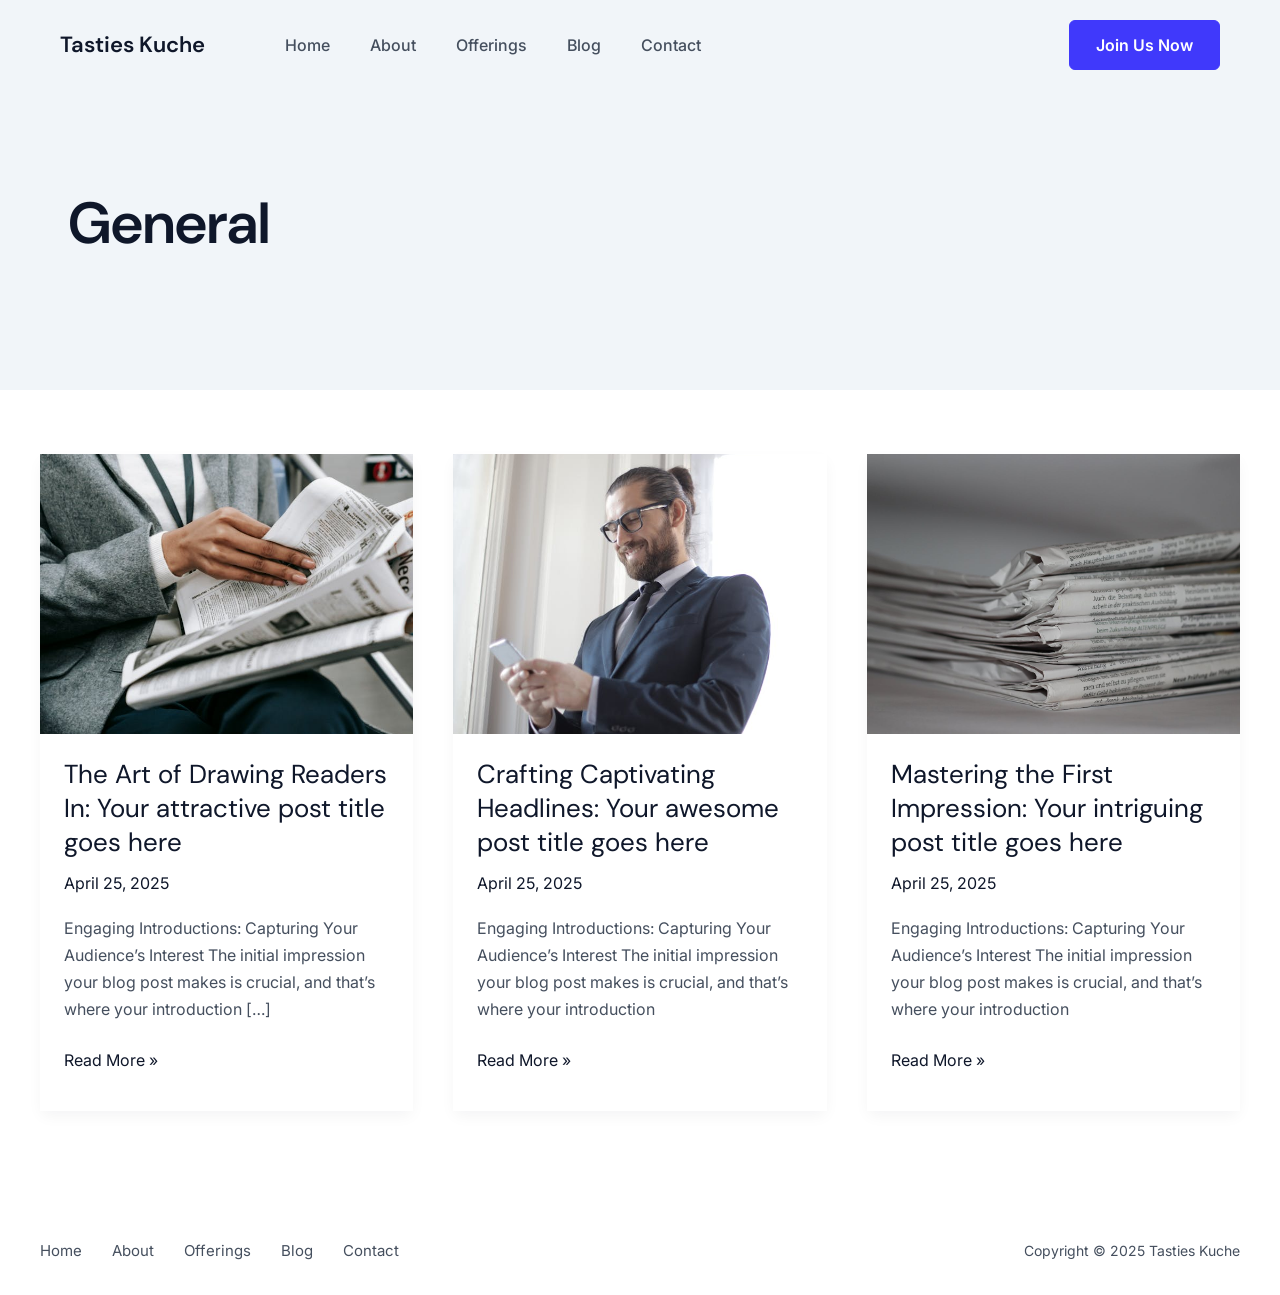
<file: category/general/index.html>
<!DOCTYPE html>
<html lang="en-US">
<head>
<meta charset="UTF-8">
<meta name="viewport" content="width=device-width, initial-scale=1">
	<link rel="profile" href="https://gmpg.org/xfn/11"> 
	<title>General &#8211; Tasties Kuche</title>
<meta name="robots" content="max-image-preview:large">
	<style>img:is([sizes="auto" i], [sizes^="auto," i]) { contain-intrinsic-size: 3000px 1500px }</style>
	<link rel="dns-prefetch" href="//fonts.googleapis.com">
<link rel="alternate" type="application/rss+xml" title="Tasties Kuche &raquo; Feed" href="/feed/">
<link rel="alternate" type="application/rss+xml" title="Tasties Kuche &raquo; Comments Feed" href="/comments/feed/">
<link rel="alternate" type="application/rss+xml" title="Tasties Kuche &raquo; General Category Feed" href="/category/general/feed/">
<script>
window._wpemojiSettings = {"baseUrl":"https:\/\/s.w.org\/images\/core\/emoji\/15.1.0\/72x72\/","ext":".png","svgUrl":"https:\/\/s.w.org\/images\/core\/emoji\/15.1.0\/svg\/","svgExt":".svg","source":{"concatemoji":"\/wp-includes\/js\/wp-emoji-release.min.js?ver=6.8"}};
/*! This file is auto-generated */
!function(i,n){var o,s,e;function c(e){try{var t={supportTests:e,timestamp:(new Date).valueOf()};sessionStorage.setItem(o,JSON.stringify(t))}catch(e){}}function p(e,t,n){e.clearRect(0,0,e.canvas.width,e.canvas.height),e.fillText(t,0,0);var t=new Uint32Array(e.getImageData(0,0,e.canvas.width,e.canvas.height).data),r=(e.clearRect(0,0,e.canvas.width,e.canvas.height),e.fillText(n,0,0),new Uint32Array(e.getImageData(0,0,e.canvas.width,e.canvas.height).data));return t.every(function(e,t){return e===r[t]})}function u(e,t,n){switch(t){case"flag":return n(e,"🏳️‍⚧️","🏳️​⚧️")?!1:!n(e,"🇺🇳","🇺​🇳")&&!n(e,"🏴󠁧󠁢󠁥󠁮󠁧󠁿","🏴​󠁧​󠁢​󠁥​󠁮​󠁧​󠁿");case"emoji":return!n(e,"🐦‍🔥","🐦​🔥")}return!1}function f(e,t,n){var r="undefined"!=typeof WorkerGlobalScope&&self instanceof WorkerGlobalScope?new OffscreenCanvas(300,150):i.createElement("canvas"),a=r.getContext("2d",{willReadFrequently:!0}),o=(a.textBaseline="top",a.font="600 32px Arial",{});return e.forEach(function(e){o[e]=t(a,e,n)}),o}function t(e){var t=i.createElement("script");t.src=e,t.defer=!0,i.head.appendChild(t)}"undefined"!=typeof Promise&&(o="wpEmojiSettingsSupports",s=["flag","emoji"],n.supports={everything:!0,everythingExceptFlag:!0},e=new Promise(function(e){i.addEventListener("DOMContentLoaded",e,{once:!0})}),new Promise(function(t){var n=function(){try{var e=JSON.parse(sessionStorage.getItem(o));if("object"==typeof e&&"number"==typeof e.timestamp&&(new Date).valueOf()<e.timestamp+604800&&"object"==typeof e.supportTests)return e.supportTests}catch(e){}return null}();if(!n){if("undefined"!=typeof Worker&&"undefined"!=typeof OffscreenCanvas&&"undefined"!=typeof URL&&URL.createObjectURL&&"undefined"!=typeof Blob)try{var e="postMessage("+f.toString()+"("+[JSON.stringify(s),u.toString(),p.toString()].join(",")+"));",r=new Blob([e],{type:"text/javascript"}),a=new Worker(URL.createObjectURL(r),{name:"wpTestEmojiSupports"});return void(a.onmessage=function(e){c(n=e.data),a.terminate(),t(n)})}catch(e){}c(n=f(s,u,p))}t(n)}).then(function(e){for(var t in e)n.supports[t]=e[t],n.supports.everything=n.supports.everything&&n.supports[t],"flag"!==t&&(n.supports.everythingExceptFlag=n.supports.everythingExceptFlag&&n.supports[t]);n.supports.everythingExceptFlag=n.supports.everythingExceptFlag&&!n.supports.flag,n.DOMReady=!1,n.readyCallback=function(){n.DOMReady=!0}}).then(function(){return e}).then(function(){var e;n.supports.everything||(n.readyCallback(),(e=n.source||{}).concatemoji?t(e.concatemoji):e.wpemoji&&e.twemoji&&(t(e.twemoji),t(e.wpemoji)))}))}((window,document),window._wpemojiSettings);
</script>
<link rel="stylesheet" id="astra-theme-css-css" href="/wp-content/themes/astra/assets/css/minified/main.min.css?ver=4.10.1" media="all">
<style id="astra-theme-css-inline-css">:root{--ast-post-nav-space:0;--ast-container-default-xlg-padding:3em;--ast-container-default-lg-padding:3em;--ast-container-default-slg-padding:2em;--ast-container-default-md-padding:3em;--ast-container-default-sm-padding:3em;--ast-container-default-xs-padding:2.4em;--ast-container-default-xxs-padding:1.8em;--ast-code-block-background:#ECEFF3;--ast-comment-inputs-background:#F9FAFB;--ast-normal-container-width:1200px;--ast-narrow-container-width:750px;--ast-blog-title-font-weight:normal;--ast-blog-meta-weight:inherit;--ast-global-color-primary:var(--ast-global-color-5);--ast-global-color-secondary:var(--ast-global-color-4);--ast-global-color-alternate-background:var(--ast-global-color-7);--ast-global-color-subtle-background:var(--ast-global-color-6);--ast-bg-style-guide:#F8FAFC;--ast-shadow-style-guide:0px 0px 4px 0 #00000057;--ast-global-dark-bg-style:#fff;--ast-global-dark-lfs:#fbfbfb;--ast-widget-bg-color:#fafafa;--ast-wc-container-head-bg-color:#fbfbfb;--ast-title-layout-bg:#eeeeee;--ast-search-border-color:#e7e7e7;--ast-lifter-hover-bg:#e6e6e6;--ast-gallery-block-color:#000;--srfm-color-input-label:var(--ast-global-color-2);}html{font-size:100%;}a{color:var(--ast-global-color-2);}a:hover,a:focus{color:var(--ast-global-color-1);}body,button,input,select,textarea,.ast-button,.ast-custom-button{font-family:'Inter',sans-serif;font-weight:400;font-size:16px;font-size:1rem;line-height:var(--ast-body-line-height,1.7em);}blockquote{color:var(--ast-global-color-3);}h1,.entry-content h1,h2,.entry-content h2,h3,.entry-content h3,h4,.entry-content h4,h5,.entry-content h5,h6,.entry-content h6,.site-title,.site-title a{font-family:'DM Sans',sans-serif;font-weight:600;}.ast-site-identity .site-title a{color:var(--ast-global-color-2);}.site-title{font-size:22px;font-size:1.375rem;display:block;}.site-header .site-description{font-size:15px;font-size:0.9375rem;display:none;}.entry-title{font-size:26px;font-size:1.625rem;}.archive .ast-article-post .ast-article-inner,.blog .ast-article-post .ast-article-inner,.archive .ast-article-post .ast-article-inner:hover,.blog .ast-article-post .ast-article-inner:hover{overflow:hidden;}h1,.entry-content h1{font-size:58px;font-size:3.625rem;font-weight:600;font-family:'DM Sans',sans-serif;line-height:1.2em;}h2,.entry-content h2{font-size:42px;font-size:2.625rem;font-weight:600;font-family:'DM Sans',sans-serif;line-height:1.2em;}h3,.entry-content h3{font-size:24px;font-size:1.5rem;font-weight:600;font-family:'DM Sans',sans-serif;line-height:1.2em;}h4,.entry-content h4{font-size:22px;font-size:1.375rem;line-height:1.2em;font-weight:600;font-family:'DM Sans',sans-serif;}h5,.entry-content h5{font-size:20px;font-size:1.25rem;line-height:1.2em;font-weight:600;font-family:'DM Sans',sans-serif;}h6,.entry-content h6{font-size:16px;font-size:1rem;line-height:1.1em;font-weight:normal;font-family:'Inter',sans-serif;}::selection{background-color:var(--ast-global-color-0);color:#ffffff;}body,h1,.entry-title a,.entry-content h1,h2,.entry-content h2,h3,.entry-content h3,h4,.entry-content h4,h5,.entry-content h5,h6,.entry-content h6{color:var(--ast-global-color-3);}.tagcloud a:hover,.tagcloud a:focus,.tagcloud a.current-item{color:#ffffff;border-color:var(--ast-global-color-2);background-color:var(--ast-global-color-2);}input:focus,input[type="text"]:focus,input[type="email"]:focus,input[type="url"]:focus,input[type="password"]:focus,input[type="reset"]:focus,input[type="search"]:focus,textarea:focus{border-color:var(--ast-global-color-2);}input[type="radio"]:checked,input[type=reset],input[type="checkbox"]:checked,input[type="checkbox"]:hover:checked,input[type="checkbox"]:focus:checked,input[type=range]::-webkit-slider-thumb{border-color:var(--ast-global-color-2);background-color:var(--ast-global-color-2);box-shadow:none;}.site-footer a:hover + .post-count,.site-footer a:focus + .post-count{background:var(--ast-global-color-2);border-color:var(--ast-global-color-2);}.single .nav-links .nav-previous,.single .nav-links .nav-next{color:var(--ast-global-color-2);}.entry-meta,.entry-meta *{line-height:1.45;color:var(--ast-global-color-2);}.entry-meta a:not(.ast-button):hover,.entry-meta a:not(.ast-button):hover *,.entry-meta a:not(.ast-button):focus,.entry-meta a:not(.ast-button):focus *,.page-links > .page-link,.page-links .page-link:hover,.post-navigation a:hover{color:var(--ast-global-color-1);}#cat option,.secondary .calendar_wrap thead a,.secondary .calendar_wrap thead a:visited{color:var(--ast-global-color-2);}.secondary .calendar_wrap #today,.ast-progress-val span{background:var(--ast-global-color-2);}.secondary a:hover + .post-count,.secondary a:focus + .post-count{background:var(--ast-global-color-2);border-color:var(--ast-global-color-2);}.calendar_wrap #today > a{color:#ffffff;}.page-links .page-link,.single .post-navigation a{color:var(--ast-global-color-2);}.ast-search-menu-icon .search-form button.search-submit{padding:0 4px;}.ast-search-menu-icon form.search-form{padding-right:0;}.ast-search-menu-icon.slide-search input.search-field{width:0;}.ast-header-search .ast-search-menu-icon.ast-dropdown-active .search-form,.ast-header-search .ast-search-menu-icon.ast-dropdown-active .search-field:focus{transition:all 0.2s;}.search-form input.search-field:focus{outline:none;}.ast-archive-title{color:var(--ast-global-color-2);}.widget-title,.widget .wp-block-heading{font-size:22px;font-size:1.375rem;color:var(--ast-global-color-2);}.ast-single-post .entry-content a,.ast-comment-content a:not(.ast-comment-edit-reply-wrap a){text-decoration:underline;}.ast-single-post .wp-block-button .wp-block-button__link,.ast-single-post .elementor-widget-button .elementor-button,.ast-single-post .entry-content .uagb-tab a,.ast-single-post .entry-content .uagb-ifb-cta a,.ast-single-post .entry-content .wp-block-uagb-buttons a,.ast-single-post .entry-content .uabb-module-content a,.ast-single-post .entry-content .uagb-post-grid a,.ast-single-post .entry-content .uagb-timeline a,.ast-single-post .entry-content .uagb-toc__wrap a,.ast-single-post .entry-content .uagb-taxomony-box a,.ast-single-post .entry-content .woocommerce a,.entry-content .wp-block-latest-posts > li > a,.ast-single-post .entry-content .wp-block-file__button,li.ast-post-filter-single,.ast-single-post .wp-block-buttons .wp-block-button.is-style-outline .wp-block-button__link,.ast-single-post .ast-comment-content .comment-reply-link,.ast-single-post .ast-comment-content .comment-edit-link{text-decoration:none;}.ast-search-menu-icon.slide-search a:focus-visible:focus-visible,.astra-search-icon:focus-visible,#close:focus-visible,a:focus-visible,.ast-menu-toggle:focus-visible,.site .skip-link:focus-visible,.wp-block-loginout input:focus-visible,.wp-block-search.wp-block-search__button-inside .wp-block-search__inside-wrapper,.ast-header-navigation-arrow:focus-visible,.woocommerce .wc-proceed-to-checkout > .checkout-button:focus-visible,.woocommerce .woocommerce-MyAccount-navigation ul li a:focus-visible,.ast-orders-table__row .ast-orders-table__cell:focus-visible,.woocommerce .woocommerce-order-details .order-again > .button:focus-visible,.woocommerce .woocommerce-message a.button.wc-forward:focus-visible,.woocommerce #minus_qty:focus-visible,.woocommerce #plus_qty:focus-visible,a#ast-apply-coupon:focus-visible,.woocommerce .woocommerce-info a:focus-visible,.woocommerce .astra-shop-summary-wrap a:focus-visible,.woocommerce a.wc-forward:focus-visible,#ast-apply-coupon:focus-visible,.woocommerce-js .woocommerce-mini-cart-item a.remove:focus-visible,#close:focus-visible,.button.search-submit:focus-visible,#search_submit:focus,.normal-search:focus-visible,.ast-header-account-wrap:focus-visible,.woocommerce .ast-on-card-button.ast-quick-view-trigger:focus{outline-style:dotted;outline-color:inherit;outline-width:thin;}input:focus,input[type="text"]:focus,input[type="email"]:focus,input[type="url"]:focus,input[type="password"]:focus,input[type="reset"]:focus,input[type="search"]:focus,input[type="number"]:focus,textarea:focus,.wp-block-search__input:focus,[data-section="section-header-mobile-trigger"] .ast-button-wrap .ast-mobile-menu-trigger-minimal:focus,.ast-mobile-popup-drawer.active .menu-toggle-close:focus,.woocommerce-ordering select.orderby:focus,#ast-scroll-top:focus,#coupon_code:focus,.woocommerce-page #comment:focus,.woocommerce #reviews #respond input#submit:focus,.woocommerce a.add_to_cart_button:focus,.woocommerce .button.single_add_to_cart_button:focus,.woocommerce .woocommerce-cart-form button:focus,.woocommerce .woocommerce-cart-form__cart-item .quantity .qty:focus,.woocommerce .woocommerce-billing-fields .woocommerce-billing-fields__field-wrapper .woocommerce-input-wrapper > .input-text:focus,.woocommerce #order_comments:focus,.woocommerce #place_order:focus,.woocommerce .woocommerce-address-fields .woocommerce-address-fields__field-wrapper .woocommerce-input-wrapper > .input-text:focus,.woocommerce .woocommerce-MyAccount-content form button:focus,.woocommerce .woocommerce-MyAccount-content .woocommerce-EditAccountForm .woocommerce-form-row .woocommerce-Input.input-text:focus,.woocommerce .ast-woocommerce-container .woocommerce-pagination ul.page-numbers li a:focus,body #content .woocommerce form .form-row .select2-container--default .select2-selection--single:focus,#ast-coupon-code:focus,.woocommerce.woocommerce-js .quantity input[type=number]:focus,.woocommerce-js .woocommerce-mini-cart-item .quantity input[type=number]:focus,.woocommerce p#ast-coupon-trigger:focus{border-style:dotted;border-color:inherit;border-width:thin;}input{outline:none;}.ast-logo-title-inline .site-logo-img{padding-right:1em;}body .ast-oembed-container *{position:absolute;top:0;width:100%;height:100%;left:0;}body .wp-block-embed-pocket-casts .ast-oembed-container *{position:unset;}.ast-single-post-featured-section + article {margin-top: 2em;}.site-content .ast-single-post-featured-section img {width: 100%;overflow: hidden;object-fit: cover;}.site > .ast-single-related-posts-container {margin-top: 0;}@media (min-width: 922px) {.ast-desktop .ast-container--narrow {max-width: var(--ast-narrow-container-width);margin: 0 auto;}}@media (max-width:921.9px){#ast-desktop-header{display:none;}}@media (min-width:922px){#ast-mobile-header{display:none;}}.wp-block-buttons.aligncenter{justify-content:center;}@media (max-width:921px){.ast-separate-container.ast-single-post.ast-right-sidebar #primary,.ast-separate-container.ast-single-post.ast-left-sidebar #primary,.ast-separate-container.ast-single-post #primary,.ast-plain-container #primary,.ast-narrow-container #primary{margin-top:40px;margin-bottom:20px;}.ast-separate-container.ast-single-post.ast-right-sidebar #primary,.ast-separate-container.ast-single-post.ast-left-sidebar #primary,.ast-separate-container.ast-single-post #primary,.ast-plain-container.ast-single-post #primary,.ast-narrow-container.ast-single-post #primary{margin-top:40px;margin-bottom:20px;}}@media (max-width:544px){.ast-separate-container.ast-single-post.ast-right-sidebar #primary,.ast-separate-container.ast-single-post.ast-left-sidebar #primary,.ast-separate-container.ast-single-post #primary,.ast-plain-container.ast-single-post #primary,.ast-narrow-container.ast-single-post #primary{margin-top:30px;margin-bottom:20px;}}@media (max-width:921px){.ast-separate-container #primary,.ast-narrow-container #primary{padding-top:0px;}}@media (max-width:544px){.ast-separate-container #primary,.ast-narrow-container #primary{padding-top:0px;}}@media (max-width:921px){.ast-separate-container #primary,.ast-narrow-container #primary{padding-bottom:0px;}}@media (max-width:544px){.ast-separate-container #primary,.ast-narrow-container #primary{padding-bottom:0px;}}.wp-block-button.is-style-outline .wp-block-button__link{border-color:var(--ast-global-color-0);}div.wp-block-button.is-style-outline > .wp-block-button__link:not(.has-text-color),div.wp-block-button.wp-block-button__link.is-style-outline:not(.has-text-color){color:var(--ast-global-color-0);}.wp-block-button.is-style-outline .wp-block-button__link:hover,.wp-block-buttons .wp-block-button.is-style-outline .wp-block-button__link:focus,.wp-block-buttons .wp-block-button.is-style-outline > .wp-block-button__link:not(.has-text-color):hover,.wp-block-buttons .wp-block-button.wp-block-button__link.is-style-outline:not(.has-text-color):hover{color:#ffffff;background-color:var(--ast-global-color-1);border-color:var(--ast-global-color-1);}.post-page-numbers.current .page-link,.ast-pagination .page-numbers.current{color:#ffffff;border-color:var(--ast-global-color-0);background-color:var(--ast-global-color-0);}.wp-block-buttons .wp-block-button.is-style-outline .wp-block-button__link.wp-element-button,.ast-outline-button,.wp-block-uagb-buttons-child .uagb-buttons-repeater.ast-outline-button{border-color:var(--ast-global-color-2);border-top-width:1px;border-right-width:1px;border-bottom-width:1px;border-left-width:1px;font-family:inherit;font-weight:600;font-size:16px;font-size:1rem;line-height:1em;padding-top:17px;padding-right:24px;padding-bottom:17px;padding-left:24px;border-top-left-radius:6px;border-top-right-radius:6px;border-bottom-right-radius:6px;border-bottom-left-radius:6px;}.wp-block-buttons .wp-block-button.is-style-outline > .wp-block-button__link:not(.has-text-color),.wp-block-buttons .wp-block-button.wp-block-button__link.is-style-outline:not(.has-text-color),.ast-outline-button{color:var(--ast-global-color-2);}.wp-block-button.is-style-outline .wp-block-button__link:hover,.wp-block-buttons .wp-block-button.is-style-outline .wp-block-button__link:focus,.wp-block-buttons .wp-block-button.is-style-outline > .wp-block-button__link:not(.has-text-color):hover,.wp-block-buttons .wp-block-button.wp-block-button__link.is-style-outline:not(.has-text-color):hover,.ast-outline-button:hover,.ast-outline-button:focus,.wp-block-uagb-buttons-child .uagb-buttons-repeater.ast-outline-button:hover,.wp-block-uagb-buttons-child .uagb-buttons-repeater.ast-outline-button:focus{color:#ffffff;background-color:var(--ast-global-color-1);border-color:var(--ast-global-color-1);}.wp-block-button .wp-block-button__link.wp-element-button.is-style-outline:not(.has-background),.wp-block-button.is-style-outline>.wp-block-button__link.wp-element-button:not(.has-background),.ast-outline-button{background-color:transparent;}.entry-content[data-ast-blocks-layout] > figure{margin-bottom:1em;}h1.widget-title{font-weight:600;}h2.widget-title{font-weight:600;}h3.widget-title{font-weight:600;}.elementor-widget-container .elementor-loop-container .e-loop-item[data-elementor-type="loop-item"]{width:100%;}#page{display:flex;flex-direction:column;min-height:100vh;}.ast-404-layout-1 h1.page-title{color:var(--ast-global-color-2);}.single .post-navigation a{line-height:1em;height:inherit;}.error-404 .page-sub-title{font-size:1.5rem;font-weight:inherit;}.search .site-content .content-area .search-form{margin-bottom:0;}#page .site-content{flex-grow:1;}.widget{margin-bottom:1.25em;}#secondary li{line-height:1.5em;}#secondary .wp-block-group h2{margin-bottom:0.7em;}#secondary h2{font-size:1.7rem;}.ast-separate-container .ast-article-post,.ast-separate-container .ast-article-single,.ast-separate-container .comment-respond{padding:3em;}.ast-separate-container .ast-article-single .ast-article-single{padding:0;}.ast-article-single .wp-block-post-template-is-layout-grid{padding-left:0;}.ast-separate-container .comments-title,.ast-narrow-container .comments-title{padding:1.5em 2em;}.ast-page-builder-template .comment-form-textarea,.ast-comment-formwrap .ast-grid-common-col{padding:0;}.ast-comment-formwrap{padding:0;display:inline-flex;column-gap:20px;width:100%;margin-left:0;margin-right:0;}.comments-area textarea#comment:focus,.comments-area textarea#comment:active,.comments-area .ast-comment-formwrap input[type="text"]:focus,.comments-area .ast-comment-formwrap input[type="text"]:active {box-shadow:none;outline:none;}.archive.ast-page-builder-template .entry-header{margin-top:2em;}.ast-page-builder-template .ast-comment-formwrap{width:100%;}.entry-title{margin-bottom:0.5em;}.ast-archive-description p{font-size:inherit;font-weight:inherit;line-height:inherit;}.ast-separate-container .ast-comment-list li.depth-1,.hentry{margin-bottom:2em;}@media (min-width:921px){.ast-left-sidebar.ast-page-builder-template #secondary,.archive.ast-right-sidebar.ast-page-builder-template .site-main{padding-left:20px;padding-right:20px;}}@media (max-width:544px){.ast-comment-formwrap.ast-row{column-gap:10px;display:inline-block;}#ast-commentform .ast-grid-common-col{position:relative;width:100%;}}@media (min-width:1201px){.ast-separate-container .ast-article-post,.ast-separate-container .ast-article-single,.ast-separate-container .ast-author-box,.ast-separate-container .ast-404-layout-1,.ast-separate-container .no-results{padding:3em;}}@media (max-width:921px){.ast-separate-container #primary,.ast-separate-container #secondary{padding:1.5em 0;}#primary,#secondary{padding:1.5em 0;margin:0;}.ast-left-sidebar #content > .ast-container{display:flex;flex-direction:column-reverse;width:100%;}}@media (min-width:922px){.ast-separate-container.ast-right-sidebar #primary,.ast-separate-container.ast-left-sidebar #primary{border:0;}.search-no-results.ast-separate-container #primary{margin-bottom:4em;}}.wp-block-button .wp-block-button__link{color:#ffffff;}.wp-block-button .wp-block-button__link:hover,.wp-block-button .wp-block-button__link:focus{color:#ffffff;background-color:var(--ast-global-color-1);border-color:var(--ast-global-color-1);}.elementor-widget-heading h1.elementor-heading-title{line-height:1.2em;}.elementor-widget-heading h2.elementor-heading-title{line-height:1.2em;}.elementor-widget-heading h3.elementor-heading-title{line-height:1.2em;}.elementor-widget-heading h4.elementor-heading-title{line-height:1.2em;}.elementor-widget-heading h5.elementor-heading-title{line-height:1.2em;}.elementor-widget-heading h6.elementor-heading-title{line-height:1.1em;}.wp-block-button .wp-block-button__link,.wp-block-search .wp-block-search__button,body .wp-block-file .wp-block-file__button{border-style:solid;border-top-width:0px;border-right-width:0px;border-left-width:0px;border-bottom-width:0px;border-color:var(--ast-global-color-0);background-color:var(--ast-global-color-0);color:#ffffff;font-family:inherit;font-weight:600;line-height:1em;font-size:16px;font-size:1rem;border-top-left-radius:6px;border-top-right-radius:6px;border-bottom-right-radius:6px;border-bottom-left-radius:6px;padding-top:17px;padding-right:24px;padding-bottom:17px;padding-left:24px;}@media (max-width:921px){.wp-block-button .wp-block-button__link,.wp-block-search .wp-block-search__button,body .wp-block-file .wp-block-file__button{padding-top:17px;padding-right:24px;padding-bottom:17px;padding-left:24px;}}@media (max-width:544px){.wp-block-button .wp-block-button__link,.wp-block-search .wp-block-search__button,body .wp-block-file .wp-block-file__button{padding-top:17px;padding-right:24px;padding-bottom:17px;padding-left:24px;}}.menu-toggle,button,.ast-button,.ast-custom-button,.button,input#submit,input[type="button"],input[type="submit"],input[type="reset"],form[CLASS*="wp-block-search__"].wp-block-search .wp-block-search__inside-wrapper .wp-block-search__button,body .wp-block-file .wp-block-file__button,.search .search-submit,.woocommerce-js a.button,.woocommerce button.button,.woocommerce .woocommerce-message a.button,.woocommerce #respond input#submit.alt,.woocommerce input.button.alt,.woocommerce input.button,.woocommerce input.button:disabled,.woocommerce input.button:disabled[disabled],.woocommerce input.button:disabled:hover,.woocommerce input.button:disabled[disabled]:hover,.woocommerce #respond input#submit,.woocommerce button.button.alt.disabled,.wc-block-grid__products .wc-block-grid__product .wp-block-button__link,.wc-block-grid__product-onsale,[CLASS*="wc-block"] button,.woocommerce-js .astra-cart-drawer .astra-cart-drawer-content .woocommerce-mini-cart__buttons .button:not(.checkout):not(.ast-continue-shopping),.woocommerce-js .astra-cart-drawer .astra-cart-drawer-content .woocommerce-mini-cart__buttons a.checkout,.woocommerce button.button.alt.disabled.wc-variation-selection-needed,[CLASS*="wc-block"] .wc-block-components-button{border-style:solid;border-top-width:0px;border-right-width:0px;border-left-width:0px;border-bottom-width:0px;color:#ffffff;border-color:var(--ast-global-color-0);background-color:var(--ast-global-color-0);padding-top:17px;padding-right:24px;padding-bottom:17px;padding-left:24px;font-family:inherit;font-weight:600;font-size:16px;font-size:1rem;line-height:1em;border-top-left-radius:6px;border-top-right-radius:6px;border-bottom-right-radius:6px;border-bottom-left-radius:6px;}button:focus,.menu-toggle:hover,button:hover,.ast-button:hover,.ast-custom-button:hover .button:hover,.ast-custom-button:hover ,input[type=reset]:hover,input[type=reset]:focus,input#submit:hover,input#submit:focus,input[type="button"]:hover,input[type="button"]:focus,input[type="submit"]:hover,input[type="submit"]:focus,form[CLASS*="wp-block-search__"].wp-block-search .wp-block-search__inside-wrapper .wp-block-search__button:hover,form[CLASS*="wp-block-search__"].wp-block-search .wp-block-search__inside-wrapper .wp-block-search__button:focus,body .wp-block-file .wp-block-file__button:hover,body .wp-block-file .wp-block-file__button:focus,.woocommerce-js a.button:hover,.woocommerce button.button:hover,.woocommerce .woocommerce-message a.button:hover,.woocommerce #respond input#submit:hover,.woocommerce #respond input#submit.alt:hover,.woocommerce input.button.alt:hover,.woocommerce input.button:hover,.woocommerce button.button.alt.disabled:hover,.wc-block-grid__products .wc-block-grid__product .wp-block-button__link:hover,[CLASS*="wc-block"] button:hover,.woocommerce-js .astra-cart-drawer .astra-cart-drawer-content .woocommerce-mini-cart__buttons .button:not(.checkout):not(.ast-continue-shopping):hover,.woocommerce-js .astra-cart-drawer .astra-cart-drawer-content .woocommerce-mini-cart__buttons a.checkout:hover,.woocommerce button.button.alt.disabled.wc-variation-selection-needed:hover,[CLASS*="wc-block"] .wc-block-components-button:hover,[CLASS*="wc-block"] .wc-block-components-button:focus{color:#ffffff;background-color:var(--ast-global-color-1);border-color:var(--ast-global-color-1);}form[CLASS*="wp-block-search__"].wp-block-search .wp-block-search__inside-wrapper .wp-block-search__button.has-icon{padding-top:calc(17px - 3px);padding-right:calc(24px - 3px);padding-bottom:calc(17px - 3px);padding-left:calc(24px - 3px);}@media (max-width:921px){.menu-toggle,button,.ast-button,.ast-custom-button,.button,input#submit,input[type="button"],input[type="submit"],input[type="reset"],form[CLASS*="wp-block-search__"].wp-block-search .wp-block-search__inside-wrapper .wp-block-search__button,body .wp-block-file .wp-block-file__button,.search .search-submit,.woocommerce-js a.button,.woocommerce button.button,.woocommerce .woocommerce-message a.button,.woocommerce #respond input#submit.alt,.woocommerce input.button.alt,.woocommerce input.button,.woocommerce input.button:disabled,.woocommerce input.button:disabled[disabled],.woocommerce input.button:disabled:hover,.woocommerce input.button:disabled[disabled]:hover,.woocommerce #respond input#submit,.woocommerce button.button.alt.disabled,.wc-block-grid__products .wc-block-grid__product .wp-block-button__link,.wc-block-grid__product-onsale,[CLASS*="wc-block"] button,.woocommerce-js .astra-cart-drawer .astra-cart-drawer-content .woocommerce-mini-cart__buttons .button:not(.checkout):not(.ast-continue-shopping),.woocommerce-js .astra-cart-drawer .astra-cart-drawer-content .woocommerce-mini-cart__buttons a.checkout,.woocommerce button.button.alt.disabled.wc-variation-selection-needed,[CLASS*="wc-block"] .wc-block-components-button{padding-top:17px;padding-right:24px;padding-bottom:17px;padding-left:24px;}}@media (max-width:544px){.menu-toggle,button,.ast-button,.ast-custom-button,.button,input#submit,input[type="button"],input[type="submit"],input[type="reset"],form[CLASS*="wp-block-search__"].wp-block-search .wp-block-search__inside-wrapper .wp-block-search__button,body .wp-block-file .wp-block-file__button,.search .search-submit,.woocommerce-js a.button,.woocommerce button.button,.woocommerce .woocommerce-message a.button,.woocommerce #respond input#submit.alt,.woocommerce input.button.alt,.woocommerce input.button,.woocommerce input.button:disabled,.woocommerce input.button:disabled[disabled],.woocommerce input.button:disabled:hover,.woocommerce input.button:disabled[disabled]:hover,.woocommerce #respond input#submit,.woocommerce button.button.alt.disabled,.wc-block-grid__products .wc-block-grid__product .wp-block-button__link,.wc-block-grid__product-onsale,[CLASS*="wc-block"] button,.woocommerce-js .astra-cart-drawer .astra-cart-drawer-content .woocommerce-mini-cart__buttons .button:not(.checkout):not(.ast-continue-shopping),.woocommerce-js .astra-cart-drawer .astra-cart-drawer-content .woocommerce-mini-cart__buttons a.checkout,.woocommerce button.button.alt.disabled.wc-variation-selection-needed,[CLASS*="wc-block"] .wc-block-components-button{padding-top:17px;padding-right:24px;padding-bottom:17px;padding-left:24px;}}@media (max-width:921px){.ast-mobile-header-stack .main-header-bar .ast-search-menu-icon{display:inline-block;}.ast-header-break-point.ast-header-custom-item-outside .ast-mobile-header-stack .main-header-bar .ast-search-icon{margin:0;}.ast-comment-avatar-wrap img{max-width:2.5em;}.ast-comment-meta{padding:0 1.8888em 1.3333em;}.ast-separate-container .ast-comment-list li.depth-1{padding:1.5em 2.14em;}.ast-separate-container .comment-respond{padding:2em 2.14em;}}@media (min-width:544px){.ast-container{max-width:100%;}}@media (max-width:544px){.ast-separate-container .ast-article-post,.ast-separate-container .ast-article-single,.ast-separate-container .comments-title,.ast-separate-container .ast-archive-description{padding:1.5em 1em;}.ast-separate-container #content .ast-container{padding-left:0.54em;padding-right:0.54em;}.ast-separate-container .ast-comment-list .bypostauthor{padding:.5em;}.ast-search-menu-icon.ast-dropdown-active .search-field{width:170px;}} #ast-mobile-header .ast-site-header-cart-li a{pointer-events:none;}.ast-separate-container{background-color:var(--ast-global-color-4);background-image:none;}@media (max-width:921px){.widget-title{font-size:22px;font-size:1.375rem;}body,button,input,select,textarea,.ast-button,.ast-custom-button{font-size:16px;font-size:1rem;}#secondary,#secondary button,#secondary input,#secondary select,#secondary textarea{font-size:16px;font-size:1rem;}.site-title{font-size:22px;font-size:1.375rem;display:block;}.site-header .site-description{display:none;}.entry-title{font-size:24px;font-size:1.5rem;}h1,.entry-content h1{font-size:40px;}h2,.entry-content h2{font-size:32px;}h3,.entry-content h3{font-size:24px;}h4,.entry-content h4{font-size:22px;font-size:1.375rem;}h5,.entry-content h5{font-size:18px;font-size:1.125rem;}h6,.entry-content h6{font-size:16px;font-size:1rem;}body,.ast-separate-container{background-color:var(--ast-global-color-4);background-image:none;}}@media (max-width:544px){.widget-title{font-size:22px;font-size:1.375rem;}body,button,input,select,textarea,.ast-button,.ast-custom-button{font-size:16px;font-size:1rem;}#secondary,#secondary button,#secondary input,#secondary select,#secondary textarea{font-size:16px;font-size:1rem;}.site-title{font-size:20px;font-size:1.25rem;display:block;}.site-header .site-description{display:none;}.entry-title{font-size:24px;font-size:1.5rem;}h1,.entry-content h1{font-size:32px;}h2,.entry-content h2{font-size:26px;}h3,.entry-content h3{font-size:22px;}h4,.entry-content h4{font-size:19px;font-size:1.1875rem;}h5,.entry-content h5{font-size:18px;font-size:1.125rem;}h6,.entry-content h6{font-size:16px;font-size:1rem;}body,.ast-separate-container{background-color:var(--ast-global-color-4);background-image:none;}}@media (max-width:544px){html{font-size:100%;}}@media (min-width:922px){.ast-container{max-width:1240px;}}@media (min-width:922px){.site-content .ast-container{display:flex;}}@media (max-width:921px){.site-content .ast-container{flex-direction:column;}}.ast-blog-layout-4-grid .ast-article-post{width:33.33%;margin-bottom:2em;border-bottom:0;background-color:transparent;}.ast-blog-layout-4-grid .ast-article-inner .wp-post-image{width:100%;}.ast-article-inner{padding:1.5em;}.ast-blog-layout-4-grid .ast-row{display:flex;flex-wrap:wrap;flex-flow:row wrap;align-items:stretch;}.ast-separate-container .ast-blog-layout-4-grid .ast-article-post{padding:0 1em 0;}.ast-separate-container.ast-desktop .ast-blog-layout-4-grid .ast-row{margin-left:-1em;margin-right:-1em;}.ast-blog-layout-4-grid .ast-article-inner{box-shadow:0px 6px 15px -2px rgba(16,24,40,0.05);}.ast-separate-container .ast-blog-layout-4-grid .ast-article-inner,.ast-plain-container .ast-blog-layout-4-grid .ast-article-inner{height:100%;}.ast-row .blog-layout-4 .post-content,.blog-layout-4 .post-thumb{padding-left:0;padding-right:0;}.ast-article-post.remove-featured-img-padding .blog-layout-4 .post-content .ast-blog-featured-section:first-child .post-thumb-img-content{margin-top:-1.5em;}.ast-article-post.remove-featured-img-padding .blog-layout-4 .post-content .ast-blog-featured-section .post-thumb-img-content{margin-left:-1.5em;margin-right:-1.5em;}@media (max-width:921px){.ast-blog-layout-4-grid .ast-article-post{width:100%;}}.ast-blog-layout-6-grid .ast-blog-featured-section:before { content: ""; }.ast-article-post .post-thumb-img-content img{aspect-ratio:4/3;width:100%;}.ast-article-post .post-thumb-img-content img{object-fit:cover;}.ast-article-post .post-thumb-img-content{overflow:hidden;}.ast-article-post .post-thumb-img-content img{transform:scale(1);transition:transform .5s ease;}.ast-article-post:hover .post-thumb-img-content img{transform:scale(1.1);}.cat-links.badge a,.tags-links.badge a {padding: 4px 8px;border-radius: 3px;font-weight: 400;}.cat-links.underline a,.tags-links.underline a{text-decoration: underline;}@media (min-width:922px){.main-header-menu .sub-menu .menu-item.ast-left-align-sub-menu:hover > .sub-menu,.main-header-menu .sub-menu .menu-item.ast-left-align-sub-menu.focus > .sub-menu{margin-left:-0px;}}.entry-content li > p{margin-bottom:0;}.site .comments-area{padding-top:2em;padding-bottom:3em;}.wp-block-file {display: flex;align-items: center;flex-wrap: wrap;justify-content: space-between;}.wp-block-pullquote {border: none;}.wp-block-pullquote blockquote::before {content: "\201D";font-family: "Helvetica",sans-serif;display: flex;transform: rotate( 180deg );font-size: 6rem;font-style: normal;line-height: 1;font-weight: bold;align-items: center;justify-content: center;}.has-text-align-right > blockquote::before {justify-content: flex-start;}.has-text-align-left > blockquote::before {justify-content: flex-end;}figure.wp-block-pullquote.is-style-solid-color blockquote {max-width: 100%;text-align: inherit;}:root {--wp--custom--ast-default-block-top-padding: 100px;--wp--custom--ast-default-block-right-padding: 80px;--wp--custom--ast-default-block-bottom-padding: 100px;--wp--custom--ast-default-block-left-padding: 80px;--wp--custom--ast-container-width: 1200px;--wp--custom--ast-content-width-size: 1200px;--wp--custom--ast-wide-width-size: calc(1200px + var(--wp--custom--ast-default-block-left-padding) + var(--wp--custom--ast-default-block-right-padding));}.ast-narrow-container {--wp--custom--ast-content-width-size: 750px;--wp--custom--ast-wide-width-size: 750px;}@media(max-width: 921px) {:root {--wp--custom--ast-default-block-top-padding: 50px;--wp--custom--ast-default-block-right-padding: 50px;--wp--custom--ast-default-block-bottom-padding: 50px;--wp--custom--ast-default-block-left-padding: 50px;}}@media(max-width: 544px) {:root {--wp--custom--ast-default-block-top-padding: 50px;--wp--custom--ast-default-block-right-padding: 30px;--wp--custom--ast-default-block-bottom-padding: 50px;--wp--custom--ast-default-block-left-padding: 30px;}}.entry-content > .wp-block-group,.entry-content > .wp-block-cover,.entry-content > .wp-block-columns {padding-top: var(--wp--custom--ast-default-block-top-padding);padding-right: var(--wp--custom--ast-default-block-right-padding);padding-bottom: var(--wp--custom--ast-default-block-bottom-padding);padding-left: var(--wp--custom--ast-default-block-left-padding);}.ast-plain-container.ast-no-sidebar .entry-content > .alignfull,.ast-page-builder-template .ast-no-sidebar .entry-content > .alignfull {margin-left: calc( -50vw + 50%);margin-right: calc( -50vw + 50%);max-width: 100vw;width: 100vw;}.ast-plain-container.ast-no-sidebar .entry-content .alignfull .alignfull,.ast-page-builder-template.ast-no-sidebar .entry-content .alignfull .alignfull,.ast-plain-container.ast-no-sidebar .entry-content .alignfull .alignwide,.ast-page-builder-template.ast-no-sidebar .entry-content .alignfull .alignwide,.ast-plain-container.ast-no-sidebar .entry-content .alignwide .alignfull,.ast-page-builder-template.ast-no-sidebar .entry-content .alignwide .alignfull,.ast-plain-container.ast-no-sidebar .entry-content .alignwide .alignwide,.ast-page-builder-template.ast-no-sidebar .entry-content .alignwide .alignwide,.ast-plain-container.ast-no-sidebar .entry-content .wp-block-column .alignfull,.ast-page-builder-template.ast-no-sidebar .entry-content .wp-block-column .alignfull,.ast-plain-container.ast-no-sidebar .entry-content .wp-block-column .alignwide,.ast-page-builder-template.ast-no-sidebar .entry-content .wp-block-column .alignwide {margin-left: auto;margin-right: auto;width: 100%;}[data-ast-blocks-layout] .wp-block-separator:not(.is-style-dots) {height: 0;}[data-ast-blocks-layout] .wp-block-separator {margin: 20px auto;}[data-ast-blocks-layout] .wp-block-separator:not(.is-style-wide):not(.is-style-dots) {max-width: 100px;}[data-ast-blocks-layout] .wp-block-separator.has-background {padding: 0;}.entry-content[data-ast-blocks-layout] > * {max-width: var(--wp--custom--ast-content-width-size);margin-left: auto;margin-right: auto;}.entry-content[data-ast-blocks-layout] > .alignwide {max-width: var(--wp--custom--ast-wide-width-size);}.entry-content[data-ast-blocks-layout] .alignfull {max-width: none;}.entry-content .wp-block-columns {margin-bottom: 0;}blockquote {margin: 1.5em;border-color: rgba(0,0,0,0.05);}.wp-block-quote:not(.has-text-align-right):not(.has-text-align-center) {border-left: 5px solid rgba(0,0,0,0.05);}.has-text-align-right > blockquote,blockquote.has-text-align-right {border-right: 5px solid rgba(0,0,0,0.05);}.has-text-align-left > blockquote,blockquote.has-text-align-left {border-left: 5px solid rgba(0,0,0,0.05);}.wp-block-site-tagline,.wp-block-latest-posts .read-more {margin-top: 15px;}.wp-block-loginout p label {display: block;}.wp-block-loginout p:not(.login-remember):not(.login-submit) input {width: 100%;}.wp-block-loginout input:focus {border-color: transparent;}.wp-block-loginout input:focus {outline: thin dotted;}.entry-content .wp-block-media-text .wp-block-media-text__content {padding: 0 0 0 8%;}.entry-content .wp-block-media-text.has-media-on-the-right .wp-block-media-text__content {padding: 0 8% 0 0;}.entry-content .wp-block-media-text.has-background .wp-block-media-text__content {padding: 8%;}.entry-content .wp-block-cover:not([class*="background-color"]):not(.has-text-color.has-link-color) .wp-block-cover__inner-container,.entry-content .wp-block-cover:not([class*="background-color"]) .wp-block-cover-image-text,.entry-content .wp-block-cover:not([class*="background-color"]) .wp-block-cover-text,.entry-content .wp-block-cover-image:not([class*="background-color"]) .wp-block-cover__inner-container,.entry-content .wp-block-cover-image:not([class*="background-color"]) .wp-block-cover-image-text,.entry-content .wp-block-cover-image:not([class*="background-color"]) .wp-block-cover-text {color: var(--ast-global-color-primary,var(--ast-global-color-5));}.wp-block-loginout .login-remember input {width: 1.1rem;height: 1.1rem;margin: 0 5px 4px 0;vertical-align: middle;}.wp-block-latest-posts > li > *:first-child,.wp-block-latest-posts:not(.is-grid) > li:first-child {margin-top: 0;}.entry-content > .wp-block-buttons,.entry-content > .wp-block-uagb-buttons {margin-bottom: 1.5em;}.wp-block-search__inside-wrapper .wp-block-search__input {padding: 0 10px;color: var(--ast-global-color-3);background: var(--ast-global-color-primary,var(--ast-global-color-5));border-color: var(--ast-border-color);}.wp-block-latest-posts .read-more {margin-bottom: 1.5em;}.wp-block-search__no-button .wp-block-search__inside-wrapper .wp-block-search__input {padding-top: 5px;padding-bottom: 5px;}.wp-block-latest-posts .wp-block-latest-posts__post-date,.wp-block-latest-posts .wp-block-latest-posts__post-author {font-size: 1rem;}.wp-block-latest-posts > li > *,.wp-block-latest-posts:not(.is-grid) > li {margin-top: 12px;margin-bottom: 12px;}.ast-page-builder-template .entry-content[data-ast-blocks-layout] > *,.ast-page-builder-template .entry-content[data-ast-blocks-layout] > .alignfull:not(.wp-block-group):not(.uagb-is-root-container) > * {max-width: none;}.ast-page-builder-template .entry-content[data-ast-blocks-layout] > .alignwide:not(.uagb-is-root-container) > * {max-width: var(--wp--custom--ast-wide-width-size);}.ast-page-builder-template .entry-content[data-ast-blocks-layout] > .inherit-container-width > *,.ast-page-builder-template .entry-content[data-ast-blocks-layout] > *:not(.wp-block-group):not(.uagb-is-root-container) > *,.entry-content[data-ast-blocks-layout] > .wp-block-cover .wp-block-cover__inner-container {max-width: var(--wp--custom--ast-content-width-size) ;margin-left: auto;margin-right: auto;}.entry-content[data-ast-blocks-layout] .wp-block-cover:not(.alignleft):not(.alignright) {width: auto;}@media(max-width: 1200px) {.ast-separate-container .entry-content > .alignfull,.ast-separate-container .entry-content[data-ast-blocks-layout] > .alignwide,.ast-plain-container .entry-content[data-ast-blocks-layout] > .alignwide,.ast-plain-container .entry-content .alignfull {margin-left: calc(-1 * min(var(--ast-container-default-xlg-padding),20px)) ;margin-right: calc(-1 * min(var(--ast-container-default-xlg-padding),20px));}}@media(min-width: 1201px) {.ast-separate-container .entry-content > .alignfull {margin-left: calc(-1 * var(--ast-container-default-xlg-padding) );margin-right: calc(-1 * var(--ast-container-default-xlg-padding) );}.ast-separate-container .entry-content[data-ast-blocks-layout] > .alignwide,.ast-plain-container .entry-content[data-ast-blocks-layout] > .alignwide {margin-left: calc(-1 * var(--wp--custom--ast-default-block-left-padding) );margin-right: calc(-1 * var(--wp--custom--ast-default-block-right-padding) );}}@media(min-width: 921px) {.ast-separate-container .entry-content .wp-block-group.alignwide:not(.inherit-container-width) > :where(:not(.alignleft):not(.alignright)),.ast-plain-container .entry-content .wp-block-group.alignwide:not(.inherit-container-width) > :where(:not(.alignleft):not(.alignright)) {max-width: calc( var(--wp--custom--ast-content-width-size) + 80px );}.ast-plain-container.ast-right-sidebar .entry-content[data-ast-blocks-layout] .alignfull,.ast-plain-container.ast-left-sidebar .entry-content[data-ast-blocks-layout] .alignfull {margin-left: -60px;margin-right: -60px;}}@media(min-width: 544px) {.entry-content > .alignleft {margin-right: 20px;}.entry-content > .alignright {margin-left: 20px;}}@media (max-width:544px){.wp-block-columns .wp-block-column:not(:last-child){margin-bottom:20px;}.wp-block-latest-posts{margin:0;}}@media( max-width: 600px ) {.entry-content .wp-block-media-text .wp-block-media-text__content,.entry-content .wp-block-media-text.has-media-on-the-right .wp-block-media-text__content {padding: 8% 0 0;}.entry-content .wp-block-media-text.has-background .wp-block-media-text__content {padding: 8%;}}.ast-narrow-container .site-content .wp-block-uagb-image--align-full .wp-block-uagb-image__figure {max-width: 100%;margin-left: auto;margin-right: auto;}.entry-content ul,.entry-content ol {padding: revert;margin: revert;}:root .has-ast-global-color-0-color{color:var(--ast-global-color-0);}:root .has-ast-global-color-0-background-color{background-color:var(--ast-global-color-0);}:root .wp-block-button .has-ast-global-color-0-color{color:var(--ast-global-color-0);}:root .wp-block-button .has-ast-global-color-0-background-color{background-color:var(--ast-global-color-0);}:root .has-ast-global-color-1-color{color:var(--ast-global-color-1);}:root .has-ast-global-color-1-background-color{background-color:var(--ast-global-color-1);}:root .wp-block-button .has-ast-global-color-1-color{color:var(--ast-global-color-1);}:root .wp-block-button .has-ast-global-color-1-background-color{background-color:var(--ast-global-color-1);}:root .has-ast-global-color-2-color{color:var(--ast-global-color-2);}:root .has-ast-global-color-2-background-color{background-color:var(--ast-global-color-2);}:root .wp-block-button .has-ast-global-color-2-color{color:var(--ast-global-color-2);}:root .wp-block-button .has-ast-global-color-2-background-color{background-color:var(--ast-global-color-2);}:root .has-ast-global-color-3-color{color:var(--ast-global-color-3);}:root .has-ast-global-color-3-background-color{background-color:var(--ast-global-color-3);}:root .wp-block-button .has-ast-global-color-3-color{color:var(--ast-global-color-3);}:root .wp-block-button .has-ast-global-color-3-background-color{background-color:var(--ast-global-color-3);}:root .has-ast-global-color-4-color{color:var(--ast-global-color-4);}:root .has-ast-global-color-4-background-color{background-color:var(--ast-global-color-4);}:root .wp-block-button .has-ast-global-color-4-color{color:var(--ast-global-color-4);}:root .wp-block-button .has-ast-global-color-4-background-color{background-color:var(--ast-global-color-4);}:root .has-ast-global-color-5-color{color:var(--ast-global-color-5);}:root .has-ast-global-color-5-background-color{background-color:var(--ast-global-color-5);}:root .wp-block-button .has-ast-global-color-5-color{color:var(--ast-global-color-5);}:root .wp-block-button .has-ast-global-color-5-background-color{background-color:var(--ast-global-color-5);}:root .has-ast-global-color-6-color{color:var(--ast-global-color-6);}:root .has-ast-global-color-6-background-color{background-color:var(--ast-global-color-6);}:root .wp-block-button .has-ast-global-color-6-color{color:var(--ast-global-color-6);}:root .wp-block-button .has-ast-global-color-6-background-color{background-color:var(--ast-global-color-6);}:root .has-ast-global-color-7-color{color:var(--ast-global-color-7);}:root .has-ast-global-color-7-background-color{background-color:var(--ast-global-color-7);}:root .wp-block-button .has-ast-global-color-7-color{color:var(--ast-global-color-7);}:root .wp-block-button .has-ast-global-color-7-background-color{background-color:var(--ast-global-color-7);}:root .has-ast-global-color-8-color{color:var(--ast-global-color-8);}:root .has-ast-global-color-8-background-color{background-color:var(--ast-global-color-8);}:root .wp-block-button .has-ast-global-color-8-color{color:var(--ast-global-color-8);}:root .wp-block-button .has-ast-global-color-8-background-color{background-color:var(--ast-global-color-8);}:root{--ast-global-color-0:#4039fb;--ast-global-color-1:#4f49fd;--ast-global-color-2:#0f172a;--ast-global-color-3:#454f5e;--ast-global-color-4:#f1f5f9;--ast-global-color-5:#FFFFFF;--ast-global-color-6:#ced4e0;--ast-global-color-7:#0f172a;--ast-global-color-8:#000000;}:root {--ast-border-color : var(--ast-global-color-6);}.ast-archive-entry-banner {-js-display: flex;display: flex;flex-direction: column;justify-content: center;text-align: center;position: relative;background: var(--ast-title-layout-bg);}.ast-archive-entry-banner[data-banner-width-type="custom"] {margin: 0 auto;width: 100%;}.ast-archive-entry-banner[data-banner-layout="layout-1"] {background: inherit;padding: 20px 0;text-align: left;}.ast-archive-entry-banner[data-post-type="post"]{text-align:left;justify-content:center;min-height:300px;padding-top:0em;padding-right:3em;padding-bottom:2em;padding-left:3em;}.ast-archive-entry-banner[data-post-type="post"] .ast-container{width:100%;}.ast-archive-entry-banner[data-post-type="post"] .ast-container h1{color:var(--ast-global-color-2);font-weight:600;font-size:58px;font-size:3.625rem;}.ast-page-builder-template .ast-archive-entry-banner[data-post-type="post"] .ast-container{max-width:100%;}.ast-narrow-container .ast-archive-entry-banner[data-post-type="post"] .ast-container{max-width:750px;}.ast-archive-entry-banner[data-post-type="post"] .ast-container > *:not(:last-child){margin-bottom:20px;}.ast-archive-entry-banner[data-post-type="post"] .ast-container > *:last-child{margin-bottom:0;}.ast-archive-entry-banner[data-post-type="post"][data-banner-background-type="custom"]{background-image:linear-gradient(to right,var(--ast-global-color-4),var(--ast-global-color-4)),url(/wp-content/uploads/2025/04/pexels-photo-1369476.jpeg);background-repeat:repeat;background-position:center center;background-size:auto;background-attachment:scroll;}@media (min-width:922px){.ast-narrow-container .ast-archive-entry-banner[data-post-type="post"] .ast-container{max-width:750px;padding-left:0;padding-right:0;}}@media (max-width:921px){.ast-archive-entry-banner[data-post-type="post"]{margin-bottom:20px;}.ast-archive-entry-banner[data-post-type="post"] .ast-container{padding-left:0;padding-right:0;}.ast-archive-entry-banner[data-post-type="post"] .ast-container h1{font-size:40px;font-size:2.5rem;}}@media (max-width:544px){.ast-archive-entry-banner[data-post-type="post"]{margin-bottom:20px;}.ast-archive-entry-banner[data-post-type="post"] .ast-container h1{font-size:26px;font-size:1.625rem;}}.ast-breadcrumbs .trail-browse,.ast-breadcrumbs .trail-items,.ast-breadcrumbs .trail-items li{display:inline-block;margin:0;padding:0;border:none;background:inherit;text-indent:0;text-decoration:none;}.ast-breadcrumbs .trail-browse{font-size:inherit;font-style:inherit;font-weight:inherit;color:inherit;}.ast-breadcrumbs .trail-items{list-style:none;}.trail-items li::after{padding:0 0.3em;content:"\00bb";}.trail-items li:last-of-type::after{display:none;}h1,.entry-content h1,h2,.entry-content h2,h3,.entry-content h3,h4,.entry-content h4,h5,.entry-content h5,h6,.entry-content h6{color:var(--ast-global-color-2);}.entry-title a{color:var(--ast-global-color-2);}@media (max-width:921px){.ast-builder-grid-row-container.ast-builder-grid-row-tablet-3-firstrow .ast-builder-grid-row > *:first-child,.ast-builder-grid-row-container.ast-builder-grid-row-tablet-3-lastrow .ast-builder-grid-row > *:last-child{grid-column:1 / -1;}}@media (max-width:544px){.ast-builder-grid-row-container.ast-builder-grid-row-mobile-3-firstrow .ast-builder-grid-row > *:first-child,.ast-builder-grid-row-container.ast-builder-grid-row-mobile-3-lastrow .ast-builder-grid-row > *:last-child{grid-column:1 / -1;}}.ast-builder-layout-element .ast-site-identity{margin-top:0px;margin-bottom:0px;margin-left:0px;margin-right:0px;}.ast-builder-layout-element[data-section="title_tagline"]{display:flex;}@media (max-width:921px){.ast-header-break-point .ast-builder-layout-element[data-section="title_tagline"]{display:flex;}}@media (max-width:544px){.ast-header-break-point .ast-builder-layout-element[data-section="title_tagline"]{display:flex;}}[data-section*="section-hb-button-"] .menu-link{display:none;}.ast-header-button-1[data-section*="section-hb-button-"] .ast-builder-button-wrap .ast-custom-button{font-size:16px;font-size:1rem;}.ast-header-button-1 .ast-custom-button{color:#ffffff;background:var(--ast-global-color-0);border-color:var(--ast-global-color-0);border-top-width:1px;border-bottom-width:1px;border-left-width:1px;border-right-width:1px;}.ast-header-button-1 .ast-custom-button:hover{color:#ffffff;background:var(--ast-global-color-1);border-color:var(--ast-global-color-1);}.ast-header-button-1[data-section*="section-hb-button-"] .ast-builder-button-wrap .ast-custom-button{padding-top:16px;padding-bottom:16px;padding-left:26px;padding-right:26px;}.ast-header-button-1[data-section="section-hb-button-1"]{display:flex;}@media (max-width:921px){.ast-header-break-point .ast-header-button-1[data-section="section-hb-button-1"]{display:flex;}}@media (max-width:544px){.ast-header-break-point .ast-header-button-1[data-section="section-hb-button-1"]{display:flex;}}.ast-builder-menu-1{font-family:inherit;font-weight:500;}.ast-builder-menu-1 .menu-item > .menu-link{font-size:16px;font-size:1rem;color:var(--ast-global-color-3);padding-left:20px;padding-right:20px;}.ast-builder-menu-1 .menu-item > .ast-menu-toggle{color:var(--ast-global-color-3);}.ast-builder-menu-1 .menu-item:hover > .menu-link,.ast-builder-menu-1 .inline-on-mobile .menu-item:hover > .ast-menu-toggle{color:var(--ast-global-color-1);}.ast-builder-menu-1 .menu-item:hover > .ast-menu-toggle{color:var(--ast-global-color-1);}.ast-builder-menu-1 .menu-item.current-menu-item > .menu-link,.ast-builder-menu-1 .inline-on-mobile .menu-item.current-menu-item > .ast-menu-toggle,.ast-builder-menu-1 .current-menu-ancestor > .menu-link{color:var(--ast-global-color-0);}.ast-builder-menu-1 .menu-item.current-menu-item > .ast-menu-toggle{color:var(--ast-global-color-0);}.ast-builder-menu-1 .sub-menu,.ast-builder-menu-1 .inline-on-mobile .sub-menu{border-top-width:2px;border-bottom-width:0px;border-right-width:0px;border-left-width:0px;border-color:var(--ast-global-color-0);border-style:solid;}.ast-builder-menu-1 .sub-menu .sub-menu{top:-2px;}.ast-builder-menu-1 .main-header-menu > .menu-item > .sub-menu,.ast-builder-menu-1 .main-header-menu > .menu-item > .astra-full-megamenu-wrapper{margin-top:0px;}.ast-desktop .ast-builder-menu-1 .main-header-menu > .menu-item > .sub-menu:before,.ast-desktop .ast-builder-menu-1 .main-header-menu > .menu-item > .astra-full-megamenu-wrapper:before{height:calc( 0px + 2px + 5px );}.ast-builder-menu-1 .menu-item.menu-item-has-children > .ast-menu-toggle{right:calc( 20px - 0.907em );}.ast-builder-menu-1 .main-header-menu,.ast-header-break-point .ast-builder-menu-1 .main-header-menu{margin-top:0px;margin-bottom:0px;margin-left:40px;margin-right:0px;}.ast-desktop .ast-builder-menu-1 .menu-item .sub-menu .menu-link{border-style:none;}@media (max-width:921px){.ast-header-break-point .ast-builder-menu-1 .menu-item.menu-item-has-children > .ast-menu-toggle{top:0;}.ast-builder-menu-1 .inline-on-mobile .menu-item.menu-item-has-children > .ast-menu-toggle{right:-15px;}.ast-builder-menu-1 .menu-item-has-children > .menu-link:after{content:unset;}.ast-builder-menu-1 .main-header-menu > .menu-item > .sub-menu,.ast-builder-menu-1 .main-header-menu > .menu-item > .astra-full-megamenu-wrapper{margin-top:0;}}@media (max-width:544px){.ast-header-break-point .ast-builder-menu-1 .menu-item.menu-item-has-children > .ast-menu-toggle{top:0;}.ast-builder-menu-1 .main-header-menu > .menu-item > .sub-menu,.ast-builder-menu-1 .main-header-menu > .menu-item > .astra-full-megamenu-wrapper{margin-top:0;}}.ast-builder-menu-1{display:flex;}@media (max-width:921px){.ast-header-break-point .ast-builder-menu-1{display:flex;}}@media (max-width:544px){.ast-header-break-point .ast-builder-menu-1{display:flex;}}.ast-footer-copyright{text-align:right;}.ast-footer-copyright {color:var(--ast-global-color-3);}@media (max-width:921px){.ast-footer-copyright{text-align:right;}}@media (max-width:544px){.ast-footer-copyright{text-align:center;}}.ast-footer-copyright {font-size:14px;font-size:0.875rem;}.ast-footer-copyright.ast-builder-layout-element{display:flex;}@media (max-width:921px){.ast-header-break-point .ast-footer-copyright.ast-builder-layout-element{display:flex;}}@media (max-width:544px){.ast-header-break-point .ast-footer-copyright.ast-builder-layout-element{display:flex;}}.site-footer{background-color:var(--ast-global-color-5);background-image:none;}.ast-hfb-header .site-footer{padding-top:0px;padding-bottom:0px;padding-left:0px;padding-right:0px;}@media (max-width:921px){.ast-hfb-header .site-footer{padding-left:0px;padding-right:0px;}}@media (max-width:544px){.ast-hfb-header .site-footer{padding-left:0px;padding-right:0px;}}.site-primary-footer-wrap{padding-top:45px;padding-bottom:45px;}.site-primary-footer-wrap[data-section="section-primary-footer-builder"]{background-image:none;}.site-primary-footer-wrap[data-section="section-primary-footer-builder"] .ast-builder-grid-row{max-width:1200px;margin-left:auto;margin-right:auto;}.site-primary-footer-wrap[data-section="section-primary-footer-builder"] .ast-builder-grid-row,.site-primary-footer-wrap[data-section="section-primary-footer-builder"] .site-footer-section{align-items:flex-start;}.site-primary-footer-wrap[data-section="section-primary-footer-builder"].ast-footer-row-inline .site-footer-section{display:flex;margin-bottom:0;}.ast-builder-grid-row-2-lheavy .ast-builder-grid-row{grid-template-columns:2fr 1fr;}@media (max-width:921px){.site-primary-footer-wrap[data-section="section-primary-footer-builder"].ast-footer-row-tablet-inline .site-footer-section{display:flex;margin-bottom:0;}.site-primary-footer-wrap[data-section="section-primary-footer-builder"].ast-footer-row-tablet-stack .site-footer-section{display:block;margin-bottom:10px;}.ast-builder-grid-row-container.ast-builder-grid-row-tablet-2-lheavy .ast-builder-grid-row{grid-template-columns:2fr 1fr;}}@media (max-width:544px){.site-primary-footer-wrap[data-section="section-primary-footer-builder"] .ast-builder-grid-row{grid-column-gap:15px;grid-row-gap:15px;}.site-primary-footer-wrap[data-section="section-primary-footer-builder"].ast-footer-row-mobile-inline .site-footer-section{display:flex;margin-bottom:0;}.site-primary-footer-wrap[data-section="section-primary-footer-builder"].ast-footer-row-mobile-stack .site-footer-section{display:block;margin-bottom:10px;}.ast-builder-grid-row-container.ast-builder-grid-row-mobile-full .ast-builder-grid-row{grid-template-columns:1fr;}}.site-primary-footer-wrap[data-section="section-primary-footer-builder"]{padding-top:30px;padding-bottom:30px;padding-left:40px;padding-right:40px;}@media (max-width:921px){.site-primary-footer-wrap[data-section="section-primary-footer-builder"]{padding-left:32px;padding-right:32px;}}@media (max-width:544px){.site-primary-footer-wrap[data-section="section-primary-footer-builder"]{padding-left:24px;padding-right:24px;}}.site-primary-footer-wrap[data-section="section-primary-footer-builder"]{display:grid;}@media (max-width:921px){.ast-header-break-point .site-primary-footer-wrap[data-section="section-primary-footer-builder"]{display:grid;}}@media (max-width:544px){.ast-header-break-point .site-primary-footer-wrap[data-section="section-primary-footer-builder"]{display:grid;}}.footer-widget-area.widget-area.site-footer-focus-item{width:auto;}.ast-footer-row-inline .footer-widget-area.widget-area.site-footer-focus-item{width:100%;}.elementor-posts-container [CLASS*="ast-width-"]{width:100%;}.elementor-template-full-width .ast-container{display:block;}.elementor-screen-only,.screen-reader-text,.screen-reader-text span,.ui-helper-hidden-accessible{top:0 !important;}@media (max-width:544px){.elementor-element .elementor-wc-products .woocommerce[class*="columns-"] ul.products li.product{width:auto;margin:0;}.elementor-element .woocommerce .woocommerce-result-count{float:none;}}.ast-header-break-point .main-header-bar{border-bottom-width:1px;}@media (min-width:922px){.main-header-bar{border-bottom-width:1px;}}.main-header-menu .menu-item, #astra-footer-menu .menu-item, .main-header-bar .ast-masthead-custom-menu-items{-js-display:flex;display:flex;-webkit-box-pack:center;-webkit-justify-content:center;-moz-box-pack:center;-ms-flex-pack:center;justify-content:center;-webkit-box-orient:vertical;-webkit-box-direction:normal;-webkit-flex-direction:column;-moz-box-orient:vertical;-moz-box-direction:normal;-ms-flex-direction:column;flex-direction:column;}.main-header-menu > .menu-item > .menu-link, #astra-footer-menu > .menu-item > .menu-link{height:100%;-webkit-box-align:center;-webkit-align-items:center;-moz-box-align:center;-ms-flex-align:center;align-items:center;-js-display:flex;display:flex;}.ast-header-break-point .main-navigation ul .menu-item .menu-link .icon-arrow:first-of-type svg{top:.2em;margin-top:0px;margin-left:0px;width:.65em;transform:translate(0, -2px) rotateZ(270deg);}.ast-mobile-popup-content .ast-submenu-expanded > .ast-menu-toggle{transform:rotateX(180deg);overflow-y:auto;}@media (min-width:922px){.ast-builder-menu .main-navigation > ul > li:last-child a{margin-right:0;}}.ast-separate-container .ast-article-inner{background-color:var(--ast-global-color-5);background-image:none;}@media (max-width:921px){.ast-separate-container .ast-article-inner{background-color:var(--ast-global-color-5);background-image:none;}}@media (max-width:544px){.ast-separate-container .ast-article-inner{background-color:var(--ast-global-color-5);background-image:none;}}.ast-separate-container .ast-article-single:not(.ast-related-post), .woocommerce.ast-separate-container .ast-woocommerce-container, .ast-separate-container .error-404, .ast-separate-container .no-results, .single.ast-separate-container .site-main .ast-author-meta, .ast-separate-container .related-posts-title-wrapper,.ast-separate-container .comments-count-wrapper, .ast-box-layout.ast-plain-container .site-content,.ast-padded-layout.ast-plain-container .site-content, .ast-separate-container .ast-archive-description, .ast-separate-container .comments-area .comment-respond, .ast-separate-container .comments-area .ast-comment-list li, .ast-separate-container .comments-area .comments-title{background-color:var(--ast-global-color-5);background-image:none;}@media (max-width:921px){.ast-separate-container .ast-article-single:not(.ast-related-post), .woocommerce.ast-separate-container .ast-woocommerce-container, .ast-separate-container .error-404, .ast-separate-container .no-results, .single.ast-separate-container .site-main .ast-author-meta, .ast-separate-container .related-posts-title-wrapper,.ast-separate-container .comments-count-wrapper, .ast-box-layout.ast-plain-container .site-content,.ast-padded-layout.ast-plain-container .site-content, .ast-separate-container .ast-archive-description{background-color:var(--ast-global-color-5);background-image:none;}}@media (max-width:544px){.ast-separate-container .ast-article-single:not(.ast-related-post), .woocommerce.ast-separate-container .ast-woocommerce-container, .ast-separate-container .error-404, .ast-separate-container .no-results, .single.ast-separate-container .site-main .ast-author-meta, .ast-separate-container .related-posts-title-wrapper,.ast-separate-container .comments-count-wrapper, .ast-box-layout.ast-plain-container .site-content,.ast-padded-layout.ast-plain-container .site-content, .ast-separate-container .ast-archive-description{background-color:var(--ast-global-color-5);background-image:none;}}.ast-separate-container.ast-two-container #secondary .widget{background-color:var(--ast-global-color-5);background-image:none;}@media (max-width:921px){.ast-separate-container.ast-two-container #secondary .widget{background-color:var(--ast-global-color-5);background-image:none;}}@media (max-width:544px){.ast-separate-container.ast-two-container #secondary .widget{background-color:var(--ast-global-color-5);background-image:none;}}.ast-plain-container, .ast-page-builder-template{background-color:var(--ast-global-color-5);background-image:none;}@media (max-width:921px){.ast-plain-container, .ast-page-builder-template{background-color:var(--ast-global-color-5);background-image:none;}}@media (max-width:544px){.ast-plain-container, .ast-page-builder-template{background-color:var(--ast-global-color-5);background-image:none;}}
		#ast-scroll-top {
			display: none;
			position: fixed;
			text-align: center;
			cursor: pointer;
			z-index: 99;
			width: 2.1em;
			height: 2.1em;
			line-height: 2.1;
			color: #ffffff;
			border-radius: 2px;
			content: "";
			outline: inherit;
		}
		@media (min-width: 769px) {
			#ast-scroll-top {
				content: "769";
			}
		}
		#ast-scroll-top .ast-icon.icon-arrow svg {
			margin-left: 0px;
			vertical-align: middle;
			transform: translate(0, -20%) rotate(180deg);
			width: 1.6em;
		}
		.ast-scroll-to-top-right {
			right: 30px;
			bottom: 30px;
		}
		.ast-scroll-to-top-left {
			left: 30px;
			bottom: 30px;
		}
	#ast-scroll-top{background-color:var(--ast-global-color-0);font-size:15px;border-top-left-radius:50px;border-top-right-radius:50px;border-bottom-right-radius:50px;border-bottom-left-radius:50px;}@media (max-width:921px){#ast-scroll-top .ast-icon.icon-arrow svg{width:1em;}}.ast-mobile-header-content > *,.ast-desktop-header-content > * {padding: 10px 0;height: auto;}.ast-mobile-header-content > *:first-child,.ast-desktop-header-content > *:first-child {padding-top: 10px;}.ast-mobile-header-content > .ast-builder-menu,.ast-desktop-header-content > .ast-builder-menu {padding-top: 0;}.ast-mobile-header-content > *:last-child,.ast-desktop-header-content > *:last-child {padding-bottom: 0;}.ast-mobile-header-content .ast-search-menu-icon.ast-inline-search label,.ast-desktop-header-content .ast-search-menu-icon.ast-inline-search label {width: 100%;}.ast-desktop-header-content .main-header-bar-navigation .ast-submenu-expanded > .ast-menu-toggle::before {transform: rotateX(180deg);}#ast-desktop-header .ast-desktop-header-content,.ast-mobile-header-content .ast-search-icon,.ast-desktop-header-content .ast-search-icon,.ast-mobile-header-wrap .ast-mobile-header-content,.ast-main-header-nav-open.ast-popup-nav-open .ast-mobile-header-wrap .ast-mobile-header-content,.ast-main-header-nav-open.ast-popup-nav-open .ast-desktop-header-content {display: none;}.ast-main-header-nav-open.ast-header-break-point #ast-desktop-header .ast-desktop-header-content,.ast-main-header-nav-open.ast-header-break-point .ast-mobile-header-wrap .ast-mobile-header-content {display: block;}.ast-desktop .ast-desktop-header-content .astra-menu-animation-slide-up > .menu-item > .sub-menu,.ast-desktop .ast-desktop-header-content .astra-menu-animation-slide-up > .menu-item .menu-item > .sub-menu,.ast-desktop .ast-desktop-header-content .astra-menu-animation-slide-down > .menu-item > .sub-menu,.ast-desktop .ast-desktop-header-content .astra-menu-animation-slide-down > .menu-item .menu-item > .sub-menu,.ast-desktop .ast-desktop-header-content .astra-menu-animation-fade > .menu-item > .sub-menu,.ast-desktop .ast-desktop-header-content .astra-menu-animation-fade > .menu-item .menu-item > .sub-menu {opacity: 1;visibility: visible;}.ast-hfb-header.ast-default-menu-enable.ast-header-break-point .ast-mobile-header-wrap .ast-mobile-header-content .main-header-bar-navigation {width: unset;margin: unset;}.ast-mobile-header-content.content-align-flex-end .main-header-bar-navigation .menu-item-has-children > .ast-menu-toggle,.ast-desktop-header-content.content-align-flex-end .main-header-bar-navigation .menu-item-has-children > .ast-menu-toggle {left: calc( 20px - 0.907em);right: auto;}.ast-mobile-header-content .ast-search-menu-icon,.ast-mobile-header-content .ast-search-menu-icon.slide-search,.ast-desktop-header-content .ast-search-menu-icon,.ast-desktop-header-content .ast-search-menu-icon.slide-search {width: 100%;position: relative;display: block;right: auto;transform: none;}.ast-mobile-header-content .ast-search-menu-icon.slide-search .search-form,.ast-mobile-header-content .ast-search-menu-icon .search-form,.ast-desktop-header-content .ast-search-menu-icon.slide-search .search-form,.ast-desktop-header-content .ast-search-menu-icon .search-form {right: 0;visibility: visible;opacity: 1;position: relative;top: auto;transform: none;padding: 0;display: block;overflow: hidden;}.ast-mobile-header-content .ast-search-menu-icon.ast-inline-search .search-field,.ast-mobile-header-content .ast-search-menu-icon .search-field,.ast-desktop-header-content .ast-search-menu-icon.ast-inline-search .search-field,.ast-desktop-header-content .ast-search-menu-icon .search-field {width: 100%;padding-right: 5.5em;}.ast-mobile-header-content .ast-search-menu-icon .search-submit,.ast-desktop-header-content .ast-search-menu-icon .search-submit {display: block;position: absolute;height: 100%;top: 0;right: 0;padding: 0 1em;border-radius: 0;}.ast-hfb-header.ast-default-menu-enable.ast-header-break-point .ast-mobile-header-wrap .ast-mobile-header-content .main-header-bar-navigation ul .sub-menu .menu-link {padding-left: 30px;}.ast-hfb-header.ast-default-menu-enable.ast-header-break-point .ast-mobile-header-wrap .ast-mobile-header-content .main-header-bar-navigation .sub-menu .menu-item .menu-item .menu-link {padding-left: 40px;}.ast-mobile-popup-drawer.active .ast-mobile-popup-inner{background-color:#ffffff;;}.ast-mobile-header-wrap .ast-mobile-header-content, .ast-desktop-header-content{background-color:#ffffff;;}.ast-mobile-popup-content > *, .ast-mobile-header-content > *, .ast-desktop-popup-content > *, .ast-desktop-header-content > *{padding-top:0px;padding-bottom:0px;}.content-align-flex-start .ast-builder-layout-element{justify-content:flex-start;}.content-align-flex-start .main-header-menu{text-align:left;}.ast-mobile-popup-drawer.active .menu-toggle-close{color:#3a3a3a;}.ast-mobile-header-wrap .ast-primary-header-bar,.ast-primary-header-bar .site-primary-header-wrap{min-height:90px;}.ast-desktop .ast-primary-header-bar .main-header-menu > .menu-item{line-height:90px;}.ast-header-break-point #masthead .ast-mobile-header-wrap .ast-primary-header-bar,.ast-header-break-point #masthead .ast-mobile-header-wrap .ast-below-header-bar,.ast-header-break-point #masthead .ast-mobile-header-wrap .ast-above-header-bar{padding-left:20px;padding-right:20px;}.ast-header-break-point .ast-primary-header-bar{border-bottom-width:0px;border-bottom-color:#eaeaea;border-bottom-style:solid;}@media (min-width:922px){.ast-primary-header-bar{border-bottom-width:0px;border-bottom-color:#eaeaea;border-bottom-style:solid;}}.ast-primary-header-bar{background-color:var(--ast-global-color-4);background-image:none;}@media (max-width:921px){.ast-mobile-header-wrap .ast-primary-header-bar,.ast-primary-header-bar .site-primary-header-wrap{min-height:90px;}}@media (max-width:544px){.ast-mobile-header-wrap .ast-primary-header-bar ,.ast-primary-header-bar .site-primary-header-wrap{min-height:80px;}}.ast-desktop .ast-primary-header-bar.main-header-bar, .ast-header-break-point #masthead .ast-primary-header-bar.main-header-bar{padding-left:40px;padding-right:40px;}@media (max-width:921px){.ast-desktop .ast-primary-header-bar.main-header-bar, .ast-header-break-point #masthead .ast-primary-header-bar.main-header-bar{padding-left:32px;padding-right:32px;margin-top:0px;margin-bottom:0px;margin-left:0px;margin-right:0px;}}@media (max-width:544px){.ast-desktop .ast-primary-header-bar.main-header-bar, .ast-header-break-point #masthead .ast-primary-header-bar.main-header-bar{padding-left:24px;padding-right:24px;margin-top:0px;margin-bottom:0px;margin-left:0px;margin-right:0px;}}.ast-primary-header-bar{display:block;}@media (max-width:921px){.ast-header-break-point .ast-primary-header-bar{display:grid;}}@media (max-width:544px){.ast-header-break-point .ast-primary-header-bar{display:grid;}}.ast-hfb-header .site-header{margin-top:0px;margin-bottom:0px;margin-left:0px;margin-right:0px;}[data-section="section-header-mobile-trigger"] .ast-button-wrap .ast-mobile-menu-trigger-outline{background:transparent;color:var(--ast-global-color-0);border-top-width:1px;border-bottom-width:1px;border-right-width:1px;border-left-width:1px;border-style:solid;border-color:var(--ast-global-color-1);border-top-left-radius:2px;border-top-right-radius:2px;border-bottom-right-radius:2px;border-bottom-left-radius:2px;}[data-section="section-header-mobile-trigger"] .ast-button-wrap .mobile-menu-toggle-icon .ast-mobile-svg{width:17px;height:17px;fill:var(--ast-global-color-0);}[data-section="section-header-mobile-trigger"] .ast-button-wrap .mobile-menu-wrap .mobile-menu{color:var(--ast-global-color-0);}.ast-builder-menu-mobile .main-navigation .menu-item > .menu-link{line-height:2em;}.ast-builder-menu-mobile .main-navigation .menu-item.menu-item-has-children > .ast-menu-toggle{top:0;}.ast-builder-menu-mobile .main-navigation .menu-item-has-children > .menu-link:after{content:unset;}.ast-hfb-header .ast-builder-menu-mobile .main-navigation .main-header-menu, .ast-hfb-header .ast-builder-menu-mobile .main-navigation .main-header-menu, .ast-hfb-header .ast-mobile-header-content .ast-builder-menu-mobile .main-navigation .main-header-menu, .ast-hfb-header .ast-mobile-popup-content .ast-builder-menu-mobile .main-navigation .main-header-menu{border-top-width:1px;border-color:#eaeaea;}.ast-hfb-header .ast-builder-menu-mobile .main-navigation .menu-item .sub-menu .menu-link, .ast-hfb-header .ast-builder-menu-mobile .main-navigation .menu-item .menu-link, .ast-hfb-header .ast-builder-menu-mobile .main-navigation .menu-item .sub-menu .menu-link, .ast-hfb-header .ast-builder-menu-mobile .main-navigation .menu-item .menu-link, .ast-hfb-header .ast-mobile-header-content .ast-builder-menu-mobile .main-navigation .menu-item .sub-menu .menu-link, .ast-hfb-header .ast-mobile-header-content .ast-builder-menu-mobile .main-navigation .menu-item .menu-link, .ast-hfb-header .ast-mobile-popup-content .ast-builder-menu-mobile .main-navigation .menu-item .sub-menu .menu-link, .ast-hfb-header .ast-mobile-popup-content .ast-builder-menu-mobile .main-navigation .menu-item .menu-link{border-bottom-width:1px;border-color:#eaeaea;border-style:solid;}.ast-builder-menu-mobile .main-navigation .menu-item.menu-item-has-children > .ast-menu-toggle{top:0;}@media (max-width:921px){.ast-builder-menu-mobile .main-navigation{font-size:16px;font-size:1rem;}.ast-builder-menu-mobile .main-navigation .main-header-menu .menu-item > .menu-link{color:var(--ast-global-color-2);padding-top:10px;padding-bottom:10px;padding-left:32px;padding-right:32px;}.ast-builder-menu-mobile .main-navigation .main-header-menu .menu-item > .ast-menu-toggle{color:var(--ast-global-color-2);}.ast-builder-menu-mobile .main-navigation .main-header-menu .menu-item:hover > .menu-link, .ast-builder-menu-mobile .main-navigation .inline-on-mobile .menu-item:hover > .ast-menu-toggle{color:var(--ast-global-color-2);}.ast-builder-menu-mobile .main-navigation .menu-item:hover > .ast-menu-toggle{color:var(--ast-global-color-2);}.ast-builder-menu-mobile .main-navigation .menu-item.current-menu-item > .menu-link, .ast-builder-menu-mobile .main-navigation .inline-on-mobile .menu-item.current-menu-item > .ast-menu-toggle, .ast-builder-menu-mobile .main-navigation .menu-item.current-menu-ancestor > .menu-link, .ast-builder-menu-mobile .main-navigation .menu-item.current-menu-ancestor > .ast-menu-toggle{color:var(--ast-global-color-0);}.ast-builder-menu-mobile .main-navigation .menu-item.current-menu-item > .ast-menu-toggle{color:var(--ast-global-color-0);}.ast-builder-menu-mobile .main-navigation .menu-item.menu-item-has-children > .ast-menu-toggle{top:10px;right:calc( 32px - 0.907em );}.ast-builder-menu-mobile .main-navigation .menu-item-has-children > .menu-link:after{content:unset;}}@media (max-width:544px){.ast-builder-menu-mobile .main-navigation{font-size:14px;font-size:0.875rem;}.ast-builder-menu-mobile .main-navigation .main-header-menu .menu-item > .menu-link{padding-top:10px;padding-bottom:10px;padding-left:24px;padding-right:24px;}.ast-builder-menu-mobile .main-navigation .menu-item.menu-item-has-children > .ast-menu-toggle{top:10px;right:calc( 24px - 0.907em );}}.ast-builder-menu-mobile .main-navigation{display:block;}@media (max-width:921px){.ast-header-break-point .ast-builder-menu-mobile .main-navigation{display:block;}}@media (max-width:544px){.ast-header-break-point .ast-builder-menu-mobile .main-navigation{display:block;}}.footer-nav-wrap .astra-footer-vertical-menu {display: grid;}@media (min-width: 769px) {.footer-nav-wrap .astra-footer-horizontal-menu li {margin: 0;}.footer-nav-wrap .astra-footer-horizontal-menu a {padding: 0 0.5em;}}@media (min-width: 769px) {.footer-nav-wrap .astra-footer-horizontal-menu li:first-child a {padding-left: 0;}.footer-nav-wrap .astra-footer-horizontal-menu li:last-child a {padding-right: 0;}}.footer-widget-area[data-section="section-footer-menu"] .astra-footer-horizontal-menu{justify-content:flex-start;}.footer-widget-area[data-section="section-footer-menu"] .astra-footer-vertical-menu .menu-item{align-items:flex-start;}#astra-footer-menu .menu-item > a{color:var(--ast-global-color-3);font-size:15px;font-size:0.9375rem;padding-left:0px;padding-right:30px;}#astra-footer-menu .menu-item:hover > a{color:var(--ast-global-color-1);}#astra-footer-menu .menu-item.current-menu-item > a{color:var(--ast-global-color-1);}@media (max-width:921px){.footer-widget-area[data-section="section-footer-menu"] .astra-footer-tablet-horizontal-menu{justify-content:flex-start;display:flex;}.footer-widget-area[data-section="section-footer-menu"] .astra-footer-tablet-vertical-menu{display:grid;justify-content:flex-start;}.footer-widget-area[data-section="section-footer-menu"] .astra-footer-tablet-vertical-menu .menu-item{align-items:flex-start;}#astra-footer-menu .menu-item > a{padding-top:0px;padding-bottom:0px;padding-left:0px;padding-right:10px;}}@media (max-width:544px){#astra-footer-menu{margin-top:0px;margin-bottom:0px;margin-left:0px;margin-right:0px;}.footer-widget-area[data-section="section-footer-menu"] .astra-footer-mobile-horizontal-menu{justify-content:center;display:flex;}.footer-widget-area[data-section="section-footer-menu"] .astra-footer-mobile-vertical-menu{display:grid;justify-content:center;}.footer-widget-area[data-section="section-footer-menu"] .astra-footer-mobile-vertical-menu .menu-item{align-items:center;}#astra-footer-menu .menu-item > a{padding-top:0px;padding-bottom:5px;padding-left:0px;padding-right:0px;}}.footer-widget-area[data-section="section-footer-menu"]{display:block;}@media (max-width:921px){.ast-header-break-point .footer-widget-area[data-section="section-footer-menu"]{display:block;}}@media (max-width:544px){.ast-header-break-point .footer-widget-area[data-section="section-footer-menu"]{display:block;}}:root{--e-global-color-astglobalcolor0:#4039fb;--e-global-color-astglobalcolor1:#4f49fd;--e-global-color-astglobalcolor2:#0f172a;--e-global-color-astglobalcolor3:#454f5e;--e-global-color-astglobalcolor4:#f1f5f9;--e-global-color-astglobalcolor5:#FFFFFF;--e-global-color-astglobalcolor6:#ced4e0;--e-global-color-astglobalcolor7:#0f172a;--e-global-color-astglobalcolor8:#000000;}</style>
<link rel="stylesheet" id="astra-google-fonts-css" href="https://fonts.googleapis.com/css?family=Inter%3A400%2Cnormal%7CDM+Sans%3A600&#038;display=fallback&#038;ver=4.10.1" media="all">
<style id="wp-emoji-styles-inline-css">img.wp-smiley, img.emoji {
		display: inline !important;
		border: none !important;
		box-shadow: none !important;
		height: 1em !important;
		width: 1em !important;
		margin: 0 0.07em !important;
		vertical-align: -0.1em !important;
		background: none !important;
		padding: 0 !important;
	}</style>
<link rel="stylesheet" id="wp-block-library-css" href="/wp-includes/css/dist/block-library/style.min.css?ver=6.8" media="all">
<style id="global-styles-inline-css">:root{--wp--preset--aspect-ratio--square: 1;--wp--preset--aspect-ratio--4-3: 4/3;--wp--preset--aspect-ratio--3-4: 3/4;--wp--preset--aspect-ratio--3-2: 3/2;--wp--preset--aspect-ratio--2-3: 2/3;--wp--preset--aspect-ratio--16-9: 16/9;--wp--preset--aspect-ratio--9-16: 9/16;--wp--preset--color--black: #000000;--wp--preset--color--cyan-bluish-gray: #abb8c3;--wp--preset--color--white: #ffffff;--wp--preset--color--pale-pink: #f78da7;--wp--preset--color--vivid-red: #cf2e2e;--wp--preset--color--luminous-vivid-orange: #ff6900;--wp--preset--color--luminous-vivid-amber: #fcb900;--wp--preset--color--light-green-cyan: #7bdcb5;--wp--preset--color--vivid-green-cyan: #00d084;--wp--preset--color--pale-cyan-blue: #8ed1fc;--wp--preset--color--vivid-cyan-blue: #0693e3;--wp--preset--color--vivid-purple: #9b51e0;--wp--preset--color--ast-global-color-0: var(--ast-global-color-0);--wp--preset--color--ast-global-color-1: var(--ast-global-color-1);--wp--preset--color--ast-global-color-2: var(--ast-global-color-2);--wp--preset--color--ast-global-color-3: var(--ast-global-color-3);--wp--preset--color--ast-global-color-4: var(--ast-global-color-4);--wp--preset--color--ast-global-color-5: var(--ast-global-color-5);--wp--preset--color--ast-global-color-6: var(--ast-global-color-6);--wp--preset--color--ast-global-color-7: var(--ast-global-color-7);--wp--preset--color--ast-global-color-8: var(--ast-global-color-8);--wp--preset--gradient--vivid-cyan-blue-to-vivid-purple: linear-gradient(135deg,rgba(6,147,227,1) 0%,rgb(155,81,224) 100%);--wp--preset--gradient--light-green-cyan-to-vivid-green-cyan: linear-gradient(135deg,rgb(122,220,180) 0%,rgb(0,208,130) 100%);--wp--preset--gradient--luminous-vivid-amber-to-luminous-vivid-orange: linear-gradient(135deg,rgba(252,185,0,1) 0%,rgba(255,105,0,1) 100%);--wp--preset--gradient--luminous-vivid-orange-to-vivid-red: linear-gradient(135deg,rgba(255,105,0,1) 0%,rgb(207,46,46) 100%);--wp--preset--gradient--very-light-gray-to-cyan-bluish-gray: linear-gradient(135deg,rgb(238,238,238) 0%,rgb(169,184,195) 100%);--wp--preset--gradient--cool-to-warm-spectrum: linear-gradient(135deg,rgb(74,234,220) 0%,rgb(151,120,209) 20%,rgb(207,42,186) 40%,rgb(238,44,130) 60%,rgb(251,105,98) 80%,rgb(254,248,76) 100%);--wp--preset--gradient--blush-light-purple: linear-gradient(135deg,rgb(255,206,236) 0%,rgb(152,150,240) 100%);--wp--preset--gradient--blush-bordeaux: linear-gradient(135deg,rgb(254,205,165) 0%,rgb(254,45,45) 50%,rgb(107,0,62) 100%);--wp--preset--gradient--luminous-dusk: linear-gradient(135deg,rgb(255,203,112) 0%,rgb(199,81,192) 50%,rgb(65,88,208) 100%);--wp--preset--gradient--pale-ocean: linear-gradient(135deg,rgb(255,245,203) 0%,rgb(182,227,212) 50%,rgb(51,167,181) 100%);--wp--preset--gradient--electric-grass: linear-gradient(135deg,rgb(202,248,128) 0%,rgb(113,206,126) 100%);--wp--preset--gradient--midnight: linear-gradient(135deg,rgb(2,3,129) 0%,rgb(40,116,252) 100%);--wp--preset--font-size--small: 13px;--wp--preset--font-size--medium: 20px;--wp--preset--font-size--large: 36px;--wp--preset--font-size--x-large: 42px;--wp--preset--spacing--20: 0.44rem;--wp--preset--spacing--30: 0.67rem;--wp--preset--spacing--40: 1rem;--wp--preset--spacing--50: 1.5rem;--wp--preset--spacing--60: 2.25rem;--wp--preset--spacing--70: 3.38rem;--wp--preset--spacing--80: 5.06rem;--wp--preset--shadow--natural: 6px 6px 9px rgba(0, 0, 0, 0.2);--wp--preset--shadow--deep: 12px 12px 50px rgba(0, 0, 0, 0.4);--wp--preset--shadow--sharp: 6px 6px 0px rgba(0, 0, 0, 0.2);--wp--preset--shadow--outlined: 6px 6px 0px -3px rgba(255, 255, 255, 1), 6px 6px rgba(0, 0, 0, 1);--wp--preset--shadow--crisp: 6px 6px 0px rgba(0, 0, 0, 1);}:root { --wp--style--global--content-size: var(--wp--custom--ast-content-width-size);--wp--style--global--wide-size: var(--wp--custom--ast-wide-width-size); }:where(body) { margin: 0; }.wp-site-blocks > .alignleft { float: left; margin-right: 2em; }.wp-site-blocks > .alignright { float: right; margin-left: 2em; }.wp-site-blocks > .aligncenter { justify-content: center; margin-left: auto; margin-right: auto; }:where(.wp-site-blocks) > * { margin-block-start: 24px; margin-block-end: 0; }:where(.wp-site-blocks) > :first-child { margin-block-start: 0; }:where(.wp-site-blocks) > :last-child { margin-block-end: 0; }:root { --wp--style--block-gap: 24px; }:root :where(.is-layout-flow) > :first-child{margin-block-start: 0;}:root :where(.is-layout-flow) > :last-child{margin-block-end: 0;}:root :where(.is-layout-flow) > *{margin-block-start: 24px;margin-block-end: 0;}:root :where(.is-layout-constrained) > :first-child{margin-block-start: 0;}:root :where(.is-layout-constrained) > :last-child{margin-block-end: 0;}:root :where(.is-layout-constrained) > *{margin-block-start: 24px;margin-block-end: 0;}:root :where(.is-layout-flex){gap: 24px;}:root :where(.is-layout-grid){gap: 24px;}.is-layout-flow > .alignleft{float: left;margin-inline-start: 0;margin-inline-end: 2em;}.is-layout-flow > .alignright{float: right;margin-inline-start: 2em;margin-inline-end: 0;}.is-layout-flow > .aligncenter{margin-left: auto !important;margin-right: auto !important;}.is-layout-constrained > .alignleft{float: left;margin-inline-start: 0;margin-inline-end: 2em;}.is-layout-constrained > .alignright{float: right;margin-inline-start: 2em;margin-inline-end: 0;}.is-layout-constrained > .aligncenter{margin-left: auto !important;margin-right: auto !important;}.is-layout-constrained > :where(:not(.alignleft):not(.alignright):not(.alignfull)){max-width: var(--wp--style--global--content-size);margin-left: auto !important;margin-right: auto !important;}.is-layout-constrained > .alignwide{max-width: var(--wp--style--global--wide-size);}body .is-layout-flex{display: flex;}.is-layout-flex{flex-wrap: wrap;align-items: center;}.is-layout-flex > :is(*, div){margin: 0;}body .is-layout-grid{display: grid;}.is-layout-grid > :is(*, div){margin: 0;}body{padding-top: 0px;padding-right: 0px;padding-bottom: 0px;padding-left: 0px;}a:where(:not(.wp-element-button)){text-decoration: none;}:root :where(.wp-element-button, .wp-block-button__link){background-color: #32373c;border-width: 0;color: #fff;font-family: inherit;font-size: inherit;line-height: inherit;padding: calc(0.667em + 2px) calc(1.333em + 2px);text-decoration: none;}.has-black-color{color: var(--wp--preset--color--black) !important;}.has-cyan-bluish-gray-color{color: var(--wp--preset--color--cyan-bluish-gray) !important;}.has-white-color{color: var(--wp--preset--color--white) !important;}.has-pale-pink-color{color: var(--wp--preset--color--pale-pink) !important;}.has-vivid-red-color{color: var(--wp--preset--color--vivid-red) !important;}.has-luminous-vivid-orange-color{color: var(--wp--preset--color--luminous-vivid-orange) !important;}.has-luminous-vivid-amber-color{color: var(--wp--preset--color--luminous-vivid-amber) !important;}.has-light-green-cyan-color{color: var(--wp--preset--color--light-green-cyan) !important;}.has-vivid-green-cyan-color{color: var(--wp--preset--color--vivid-green-cyan) !important;}.has-pale-cyan-blue-color{color: var(--wp--preset--color--pale-cyan-blue) !important;}.has-vivid-cyan-blue-color{color: var(--wp--preset--color--vivid-cyan-blue) !important;}.has-vivid-purple-color{color: var(--wp--preset--color--vivid-purple) !important;}.has-ast-global-color-0-color{color: var(--wp--preset--color--ast-global-color-0) !important;}.has-ast-global-color-1-color{color: var(--wp--preset--color--ast-global-color-1) !important;}.has-ast-global-color-2-color{color: var(--wp--preset--color--ast-global-color-2) !important;}.has-ast-global-color-3-color{color: var(--wp--preset--color--ast-global-color-3) !important;}.has-ast-global-color-4-color{color: var(--wp--preset--color--ast-global-color-4) !important;}.has-ast-global-color-5-color{color: var(--wp--preset--color--ast-global-color-5) !important;}.has-ast-global-color-6-color{color: var(--wp--preset--color--ast-global-color-6) !important;}.has-ast-global-color-7-color{color: var(--wp--preset--color--ast-global-color-7) !important;}.has-ast-global-color-8-color{color: var(--wp--preset--color--ast-global-color-8) !important;}.has-black-background-color{background-color: var(--wp--preset--color--black) !important;}.has-cyan-bluish-gray-background-color{background-color: var(--wp--preset--color--cyan-bluish-gray) !important;}.has-white-background-color{background-color: var(--wp--preset--color--white) !important;}.has-pale-pink-background-color{background-color: var(--wp--preset--color--pale-pink) !important;}.has-vivid-red-background-color{background-color: var(--wp--preset--color--vivid-red) !important;}.has-luminous-vivid-orange-background-color{background-color: var(--wp--preset--color--luminous-vivid-orange) !important;}.has-luminous-vivid-amber-background-color{background-color: var(--wp--preset--color--luminous-vivid-amber) !important;}.has-light-green-cyan-background-color{background-color: var(--wp--preset--color--light-green-cyan) !important;}.has-vivid-green-cyan-background-color{background-color: var(--wp--preset--color--vivid-green-cyan) !important;}.has-pale-cyan-blue-background-color{background-color: var(--wp--preset--color--pale-cyan-blue) !important;}.has-vivid-cyan-blue-background-color{background-color: var(--wp--preset--color--vivid-cyan-blue) !important;}.has-vivid-purple-background-color{background-color: var(--wp--preset--color--vivid-purple) !important;}.has-ast-global-color-0-background-color{background-color: var(--wp--preset--color--ast-global-color-0) !important;}.has-ast-global-color-1-background-color{background-color: var(--wp--preset--color--ast-global-color-1) !important;}.has-ast-global-color-2-background-color{background-color: var(--wp--preset--color--ast-global-color-2) !important;}.has-ast-global-color-3-background-color{background-color: var(--wp--preset--color--ast-global-color-3) !important;}.has-ast-global-color-4-background-color{background-color: var(--wp--preset--color--ast-global-color-4) !important;}.has-ast-global-color-5-background-color{background-color: var(--wp--preset--color--ast-global-color-5) !important;}.has-ast-global-color-6-background-color{background-color: var(--wp--preset--color--ast-global-color-6) !important;}.has-ast-global-color-7-background-color{background-color: var(--wp--preset--color--ast-global-color-7) !important;}.has-ast-global-color-8-background-color{background-color: var(--wp--preset--color--ast-global-color-8) !important;}.has-black-border-color{border-color: var(--wp--preset--color--black) !important;}.has-cyan-bluish-gray-border-color{border-color: var(--wp--preset--color--cyan-bluish-gray) !important;}.has-white-border-color{border-color: var(--wp--preset--color--white) !important;}.has-pale-pink-border-color{border-color: var(--wp--preset--color--pale-pink) !important;}.has-vivid-red-border-color{border-color: var(--wp--preset--color--vivid-red) !important;}.has-luminous-vivid-orange-border-color{border-color: var(--wp--preset--color--luminous-vivid-orange) !important;}.has-luminous-vivid-amber-border-color{border-color: var(--wp--preset--color--luminous-vivid-amber) !important;}.has-light-green-cyan-border-color{border-color: var(--wp--preset--color--light-green-cyan) !important;}.has-vivid-green-cyan-border-color{border-color: var(--wp--preset--color--vivid-green-cyan) !important;}.has-pale-cyan-blue-border-color{border-color: var(--wp--preset--color--pale-cyan-blue) !important;}.has-vivid-cyan-blue-border-color{border-color: var(--wp--preset--color--vivid-cyan-blue) !important;}.has-vivid-purple-border-color{border-color: var(--wp--preset--color--vivid-purple) !important;}.has-ast-global-color-0-border-color{border-color: var(--wp--preset--color--ast-global-color-0) !important;}.has-ast-global-color-1-border-color{border-color: var(--wp--preset--color--ast-global-color-1) !important;}.has-ast-global-color-2-border-color{border-color: var(--wp--preset--color--ast-global-color-2) !important;}.has-ast-global-color-3-border-color{border-color: var(--wp--preset--color--ast-global-color-3) !important;}.has-ast-global-color-4-border-color{border-color: var(--wp--preset--color--ast-global-color-4) !important;}.has-ast-global-color-5-border-color{border-color: var(--wp--preset--color--ast-global-color-5) !important;}.has-ast-global-color-6-border-color{border-color: var(--wp--preset--color--ast-global-color-6) !important;}.has-ast-global-color-7-border-color{border-color: var(--wp--preset--color--ast-global-color-7) !important;}.has-ast-global-color-8-border-color{border-color: var(--wp--preset--color--ast-global-color-8) !important;}.has-vivid-cyan-blue-to-vivid-purple-gradient-background{background: var(--wp--preset--gradient--vivid-cyan-blue-to-vivid-purple) !important;}.has-light-green-cyan-to-vivid-green-cyan-gradient-background{background: var(--wp--preset--gradient--light-green-cyan-to-vivid-green-cyan) !important;}.has-luminous-vivid-amber-to-luminous-vivid-orange-gradient-background{background: var(--wp--preset--gradient--luminous-vivid-amber-to-luminous-vivid-orange) !important;}.has-luminous-vivid-orange-to-vivid-red-gradient-background{background: var(--wp--preset--gradient--luminous-vivid-orange-to-vivid-red) !important;}.has-very-light-gray-to-cyan-bluish-gray-gradient-background{background: var(--wp--preset--gradient--very-light-gray-to-cyan-bluish-gray) !important;}.has-cool-to-warm-spectrum-gradient-background{background: var(--wp--preset--gradient--cool-to-warm-spectrum) !important;}.has-blush-light-purple-gradient-background{background: var(--wp--preset--gradient--blush-light-purple) !important;}.has-blush-bordeaux-gradient-background{background: var(--wp--preset--gradient--blush-bordeaux) !important;}.has-luminous-dusk-gradient-background{background: var(--wp--preset--gradient--luminous-dusk) !important;}.has-pale-ocean-gradient-background{background: var(--wp--preset--gradient--pale-ocean) !important;}.has-electric-grass-gradient-background{background: var(--wp--preset--gradient--electric-grass) !important;}.has-midnight-gradient-background{background: var(--wp--preset--gradient--midnight) !important;}.has-small-font-size{font-size: var(--wp--preset--font-size--small) !important;}.has-medium-font-size{font-size: var(--wp--preset--font-size--medium) !important;}.has-large-font-size{font-size: var(--wp--preset--font-size--large) !important;}.has-x-large-font-size{font-size: var(--wp--preset--font-size--x-large) !important;}
:root :where(.wp-block-pullquote){font-size: 1.5em;line-height: 1.6;}</style>
<!--[if IE]>
<script src="/wp-content/themes/astra/assets/js/minified/flexibility.min.js?ver=4.10.1" id="astra-flexibility-js"></script>
<script id="astra-flexibility-js-after">
flexibility(document.documentElement);
</script>
<![endif]-->
<link rel="https://api.w.org/" href="/wp-json/">
<link rel="alternate" title="JSON" type="application/json" href="/wp-json/wp/v2/categories/2">
<link rel="EditURI" type="application/rsd+xml" title="RSD" href="/xmlrpc.php?rsd">
<meta name="generator" content="WordPress 6.8">
<meta name="generator" content="Elementor 3.28.4; features: e_font_icon_svg, additional_custom_breakpoints, e_local_google_fonts, e_element_cache; settings: css_print_method-external, google_font-enabled, font_display-swap">
			<style>.e-con.e-parent:nth-of-type(n+4):not(.e-lazyloaded):not(.e-no-lazyload),
				.e-con.e-parent:nth-of-type(n+4):not(.e-lazyloaded):not(.e-no-lazyload) * {
					background-image: none !important;
				}
				@media screen and (max-height: 1024px) {
					.e-con.e-parent:nth-of-type(n+3):not(.e-lazyloaded):not(.e-no-lazyload),
					.e-con.e-parent:nth-of-type(n+3):not(.e-lazyloaded):not(.e-no-lazyload) * {
						background-image: none !important;
					}
				}
				@media screen and (max-height: 640px) {
					.e-con.e-parent:nth-of-type(n+2):not(.e-lazyloaded):not(.e-no-lazyload),
					.e-con.e-parent:nth-of-type(n+2):not(.e-lazyloaded):not(.e-no-lazyload) * {
						background-image: none !important;
					}
				}</style>
			<style id="uagb-style-conditional-extension">@media (min-width: 1025px){body .uag-hide-desktop.uagb-google-map__wrap,body .uag-hide-desktop{display:none !important}}@media (min-width: 768px) and (max-width: 1024px){body .uag-hide-tab.uagb-google-map__wrap,body .uag-hide-tab{display:none !important}}@media (max-width: 767px){body .uag-hide-mob.uagb-google-map__wrap,body .uag-hide-mob{display:none !important}}</style>
<style id="uagb-style-frontend-2">.uag-blocks-common-selector{z-index:var(--z-index-desktop) !important}@media (max-width: 976px){.uag-blocks-common-selector{z-index:var(--z-index-tablet) !important}}@media (max-width: 767px){.uag-blocks-common-selector{z-index:var(--z-index-mobile) !important}}</style>
</head>

<body itemtype="https://schema.org/Blog" itemscope="itemscope" class="archive category category-general category-2 wp-theme-astra ast-desktop ast-plain-container ast-no-sidebar astra-4.10.1 ast-inherit-site-logo-transparent ast-hfb-header elementor-default elementor-kit-6">

<a class="skip-link screen-reader-text" href="#content" title="Skip to content">
		Skip to content</a>

<div class="hfeed site" id="page">
			<header class="site-header header-main-layout-1 ast-primary-menu-enabled ast-logo-title-inline ast-hide-custom-menu-mobile ast-builder-menu-toggle-icon ast-mobile-header-inline" id="masthead" itemtype="https://schema.org/WPHeader" itemscope="itemscope" itemid="#masthead">
			<div id="ast-desktop-header" data-toggle-type="dropdown">
		<div class="ast-main-header-wrap main-header-bar-wrap ">
		<div class="ast-primary-header-bar ast-primary-header main-header-bar site-header-focus-item" data-section="section-primary-header-builder">
						<div class="site-primary-header-wrap ast-builder-grid-row-container site-header-focus-item ast-container" data-section="section-primary-header-builder">
				<div class="ast-builder-grid-row ast-builder-grid-row-has-sides ast-builder-grid-row-no-center">
											<div class="site-header-primary-section-left site-header-section ast-flex site-header-section-left">
									<div class="ast-builder-layout-element ast-flex site-header-focus-item" data-section="title_tagline">
							<div class="site-branding ast-site-identity" itemtype="https://schema.org/Organization" itemscope="itemscope">
					<div class="ast-site-title-wrap">
						<span class="site-title" itemprop="name">
				<a href="/" rel="home" itemprop="url">
					Tasties Kuche
				</a>
			</span>
						
				</div>				</div>
			<!-- .site-branding -->
					</div>
				<div class="ast-builder-menu-1 ast-builder-menu ast-flex ast-builder-menu-1-focus-item ast-builder-layout-element site-header-focus-item" data-section="section-hb-menu-1">
			<div class="ast-main-header-bar-alignment"><div class="main-header-bar-navigation"><nav class="site-navigation ast-flex-grow-1 navigation-accessibility site-header-focus-item" id="primary-site-navigation-desktop" aria-label="Site Navigation: Main menu" itemtype="https://schema.org/SiteNavigationElement" itemscope="itemscope"><div class="main-navigation ast-inline-flex"><ul id="ast-hf-menu-1" class="main-header-menu ast-menu-shadow ast-nav-menu ast-flex  submenu-with-border stack-on-mobile">
<li id="menu-item-53" class="menu-item menu-item-type-post_type menu-item-object-page menu-item-home menu-item-53"><a href="/" class="menu-link">Home</a></li>
<li id="menu-item-51" class="menu-item menu-item-type-post_type menu-item-object-page menu-item-51"><a href="/about/" class="menu-link">About</a></li>
<li id="menu-item-52" class="menu-item menu-item-type-post_type menu-item-object-page menu-item-52"><a href="/offerings/" class="menu-link">Offerings</a></li>
<li id="menu-item-942" class="menu-item menu-item-type-post_type menu-item-object-page current_page_parent menu-item-942"><a href="/blog/" class="menu-link">Blog</a></li>
<li id="menu-item-54" class="menu-item menu-item-type-post_type menu-item-object-page menu-item-54"><a href="/contact/" class="menu-link">Contact</a></li>
</ul></div></nav></div></div>		</div>
								</div>
																								<div class="site-header-primary-section-right site-header-section ast-flex ast-grid-right-section">
										<div class="ast-builder-layout-element ast-flex site-header-focus-item ast-header-button-1" data-section="section-hb-button-1">
			<div class="ast-builder-button-wrap ast-builder-button-size-">
<a class="ast-custom-button-link" href="/contact/" target="_self"><div class="ast-custom-button">Join Us Now</div></a><a class="menu-link" href="/contact/" target="_self">Join Us Now</a>
</div>		</div>
									</div>
												</div>
					</div>
								</div>
			</div>
	</div> <!-- Main Header Bar Wrap -->
<div id="ast-mobile-header" class="ast-mobile-header-wrap " data-type="dropdown">
		<div class="ast-main-header-wrap main-header-bar-wrap">
		<div class="ast-primary-header-bar ast-primary-header main-header-bar site-primary-header-wrap site-header-focus-item ast-builder-grid-row-layout-default ast-builder-grid-row-tablet-layout-default ast-builder-grid-row-mobile-layout-default" data-section="section-primary-header-builder">
									<div class="ast-builder-grid-row ast-builder-grid-row-has-sides ast-builder-grid-row-no-center">
													<div class="site-header-primary-section-left site-header-section ast-flex site-header-section-left">
										<div class="ast-builder-layout-element ast-flex site-header-focus-item" data-section="title_tagline">
							<div class="site-branding ast-site-identity" itemtype="https://schema.org/Organization" itemscope="itemscope">
					<div class="ast-site-title-wrap">
						<span class="site-title" itemprop="name">
				<a href="/" rel="home" itemprop="url">
					Tasties Kuche
				</a>
			</span>
						
				</div>				</div>
			<!-- .site-branding -->
					</div>
									</div>
																									<div class="site-header-primary-section-right site-header-section ast-flex ast-grid-right-section">
										<div class="ast-builder-layout-element ast-flex site-header-focus-item" data-section="section-header-mobile-trigger">
						<div class="ast-button-wrap">
				<button type="button" class="menu-toggle main-header-menu-toggle ast-mobile-menu-trigger-outline" aria-expanded="false">
					<span class="screen-reader-text">Main Menu</span>
					<span class="mobile-menu-toggle-icon">
						<span aria-hidden="true" class="ahfb-svg-iconset ast-inline-flex svg-baseline"><svg class="ast-mobile-svg ast-menu-svg" fill="currentColor" version="1.1" xmlns="http://www.w3.org/2000/svg" width="24" height="24" viewbox="0 0 24 24"><path d="M3 13h18c0.552 0 1-0.448 1-1s-0.448-1-1-1h-18c-0.552 0-1 0.448-1 1s0.448 1 1 1zM3 7h18c0.552 0 1-0.448 1-1s-0.448-1-1-1h-18c-0.552 0-1 0.448-1 1s0.448 1 1 1zM3 19h18c0.552 0 1-0.448 1-1s-0.448-1-1-1h-18c-0.552 0-1 0.448-1 1s0.448 1 1 1z"></path></svg></span><span aria-hidden="true" class="ahfb-svg-iconset ast-inline-flex svg-baseline"><svg class="ast-mobile-svg ast-close-svg" fill="currentColor" version="1.1" xmlns="http://www.w3.org/2000/svg" width="24" height="24" viewbox="0 0 24 24"><path d="M5.293 6.707l5.293 5.293-5.293 5.293c-0.391 0.391-0.391 1.024 0 1.414s1.024 0.391 1.414 0l5.293-5.293 5.293 5.293c0.391 0.391 1.024 0.391 1.414 0s0.391-1.024 0-1.414l-5.293-5.293 5.293-5.293c0.391-0.391 0.391-1.024 0-1.414s-1.024-0.391-1.414 0l-5.293 5.293-5.293-5.293c-0.391-0.391-1.024-0.391-1.414 0s-0.391 1.024 0 1.414z"></path></svg></span>					</span>
									</button>
			</div>
					</div>
									</div>
											</div>
						</div>
	</div>
				<div class="ast-mobile-header-content content-align-flex-start ">
						<div class="ast-builder-menu-mobile ast-builder-menu ast-builder-menu-mobile-focus-item ast-builder-layout-element site-header-focus-item" data-section="section-header-mobile-menu">
			<div class="ast-main-header-bar-alignment"><div class="main-header-bar-navigation"><nav class="site-navigation ast-flex-grow-1 navigation-accessibility site-header-focus-item" id="ast-mobile-site-navigation" aria-label="Site Navigation: Main menu" itemtype="https://schema.org/SiteNavigationElement" itemscope="itemscope"><div class="main-navigation"><ul id="ast-hf-mobile-menu" class="main-header-menu ast-nav-menu ast-flex  submenu-with-border astra-menu-animation-fade  stack-on-mobile">
<li class="menu-item menu-item-type-post_type menu-item-object-page menu-item-home menu-item-53"><a href="/" class="menu-link">Home</a></li>
<li class="menu-item menu-item-type-post_type menu-item-object-page menu-item-51"><a href="/about/" class="menu-link">About</a></li>
<li class="menu-item menu-item-type-post_type menu-item-object-page menu-item-52"><a href="/offerings/" class="menu-link">Offerings</a></li>
<li class="menu-item menu-item-type-post_type menu-item-object-page current_page_parent menu-item-942"><a href="/blog/" class="menu-link">Blog</a></li>
<li class="menu-item menu-item-type-post_type menu-item-object-page menu-item-54"><a href="/contact/" class="menu-link">Contact</a></li>
</ul></div></nav></div></div>		</div>
					</div>
			</div>
		</header><!-- #masthead -->
		
<section class="ast-archive-entry-banner" data-post-type="post" data-banner-layout="layout-2" data-banner-background-type="custom">
	<div class="ast-container">
		<h1>General</h1>	</div>
</section>
	<div id="content" class="site-content">
		<div class="ast-container">
		

	<div id="primary" class="content-area primary ast-grid-3 ast-blog-layout-4-grid">

		
		
					<main id="main" class="site-main">
				<div class="ast-row">
<article class="post-246 post type-post status-publish format-standard has-post-thumbnail hentry category-general ast-grid-common-col ast-full-width ast-article-post remove-featured-img-padding" id="post-246" itemtype="https://schema.org/CreativeWork" itemscope="itemscope">
		<div class="ast-post-format- blog-layout-4 ast-article-inner">
	<div class="post-content ast-grid-common-col">
		<div class="ast-blog-featured-section post-thumb ast-blog-single-element"><div class="post-thumb-img-content post-thumb"><a href="/post-2/" aria-label="Read: The Art of Drawing Readers In: Your attractive post title goes here"><img fetchpriority="high" width="700" height="1050" src="/wp-content/uploads/2025/04/pexels-photo-6000100.jpeg" class="attachment-full size-full wp-post-image" alt="Crop anonymous black female entrepreneur in elegant outfit and medical mask reading newspaper while riding train" itemprop="image" decoding="async" srcset="/wp-content/uploads/2025/04/pexels-photo-6000100.jpeg 700w, /wp-content/uploads/2025/04/pexels-photo-6000100-200x300.jpeg 200w, /wp-content/uploads/2025/04/pexels-photo-6000100-683x1024.jpeg 683w" sizes="(max-width: 700px) 100vw, 700px"></a></div></div>
<h2 class="entry-title ast-blog-single-element" itemprop="headline"><a href="/post-2/" rel="bookmark">The Art of Drawing Readers In: Your attractive post title goes here</a></h2>		<header class="entry-header ast-blog-single-element ast-blog-meta-container">
			<div class="entry-meta"><span class="posted-on"><span class="published" itemprop="datePublished"> April 25, 2025 </span></span></div>		</header><!-- .entry-header -->
					<div class="ast-excerpt-container ast-blog-single-element">
				<p>Engaging Introductions: Capturing Your Audience&#8217;s Interest The initial impression your blog post makes is crucial, and that&#8217;s where your introduction [&hellip;]</p>
			</div>
		<p class="ast-blog-single-element ast-read-more-container read-more"> <a class="" href="/post-2/"> <span class="screen-reader-text">The Art of Drawing Readers In: Your attractive post title goes here</span> Read More »</a></p>		<div class="entry-content clear" itemprop="text">
					</div>
<!-- .entry-content .clear -->
	</div>
<!-- .post-content -->
</div> <!-- .blog-layout-4 -->
	</article><!-- #post-## -->
<article class="post-247 post type-post status-publish format-standard has-post-thumbnail hentry category-general ast-grid-common-col ast-full-width ast-article-post remove-featured-img-padding" id="post-247" itemtype="https://schema.org/CreativeWork" itemscope="itemscope">
		<div class="ast-post-format- blog-layout-4 ast-article-inner">
	<div class="post-content ast-grid-common-col">
		<div class="ast-blog-featured-section post-thumb ast-blog-single-element"><div class="post-thumb-img-content post-thumb"><a href="/post-1/" aria-label="Read: Crafting Captivating Headlines: Your awesome post title goes here"><img width="700" height="762" src="/wp-content/uploads/2025/04/pexels-photo-3758163.jpeg" class="attachment-full size-full wp-post-image" alt="A confident businessman with glasses using a smartphone indoors, embodying success." itemprop="image" decoding="async" srcset="/wp-content/uploads/2025/04/pexels-photo-3758163.jpeg 700w, /wp-content/uploads/2025/04/pexels-photo-3758163-276x300.jpeg 276w" sizes="(max-width: 700px) 100vw, 700px"></a></div></div>
<h2 class="entry-title ast-blog-single-element" itemprop="headline"><a href="/post-1/" rel="bookmark">Crafting Captivating Headlines: Your awesome post title goes here</a></h2>		<header class="entry-header ast-blog-single-element ast-blog-meta-container">
			<div class="entry-meta"><span class="posted-on"><span class="published" itemprop="datePublished"> April 25, 2025 </span></span></div>		</header><!-- .entry-header -->
					<div class="ast-excerpt-container ast-blog-single-element">
				<p>Engaging Introductions: Capturing Your Audience&#8217;s Interest The initial impression your blog post makes is crucial, and that&#8217;s where your introduction</p>
			</div>
		<p class="ast-blog-single-element ast-read-more-container read-more"> <a class="" href="/post-1/"> <span class="screen-reader-text">Crafting Captivating Headlines: Your awesome post title goes here</span> Read More »</a></p>		<div class="entry-content clear" itemprop="text">
					</div>
<!-- .entry-content .clear -->
	</div>
<!-- .post-content -->
</div> <!-- .blog-layout-4 -->
	</article><!-- #post-## -->
<article class="post-244 post type-post status-publish format-standard has-post-thumbnail hentry category-general ast-grid-common-col ast-full-width ast-article-post remove-featured-img-padding" id="post-244" itemtype="https://schema.org/CreativeWork" itemscope="itemscope">
		<div class="ast-post-format- blog-layout-4 ast-article-inner">
	<div class="post-content ast-grid-common-col">
		<div class="ast-blog-featured-section post-thumb ast-blog-single-element"><div class="post-thumb-img-content post-thumb"><a href="/post-3/" aria-label="Read: Mastering the First Impression: Your intriguing post title goes here"><img width="1280" height="853" src="/wp-content/uploads/2025/04/news-newsletter-newspaper-information-158651.jpeg" class="attachment-full size-full wp-post-image" alt="A close-up image of folded newspapers, perfect for news or journalism themes." itemprop="image" decoding="async" srcset="/wp-content/uploads/2025/04/news-newsletter-newspaper-information-158651.jpeg 1280w, /wp-content/uploads/2025/04/news-newsletter-newspaper-information-158651-300x200.jpeg 300w, /wp-content/uploads/2025/04/news-newsletter-newspaper-information-158651-1024x682.jpeg 1024w, /wp-content/uploads/2025/04/news-newsletter-newspaper-information-158651-768x512.jpeg 768w" sizes="(max-width: 1280px) 100vw, 1280px"></a></div></div>
<h2 class="entry-title ast-blog-single-element" itemprop="headline"><a href="/post-3/" rel="bookmark">Mastering the First Impression: Your intriguing post title goes here</a></h2>		<header class="entry-header ast-blog-single-element ast-blog-meta-container">
			<div class="entry-meta"><span class="posted-on"><span class="published" itemprop="datePublished"> April 25, 2025 </span></span></div>		</header><!-- .entry-header -->
					<div class="ast-excerpt-container ast-blog-single-element">
				<p>Engaging Introductions: Capturing Your Audience&#8217;s Interest The initial impression your blog post makes is crucial, and that&#8217;s where your introduction</p>
			</div>
		<p class="ast-blog-single-element ast-read-more-container read-more"> <a class="" href="/post-3/"> <span class="screen-reader-text">Mastering the First Impression: Your intriguing post title goes here</span> Read More »</a></p>		<div class="entry-content clear" itemprop="text">
					</div>
<!-- .entry-content .clear -->
	</div>
<!-- .post-content -->
</div> <!-- .blog-layout-4 -->
	</article><!-- #post-## -->
</div>			</main><!-- #main -->
			
		
		
	</div>
<!-- #primary -->


	</div> <!-- ast-container -->
	</div>
<!-- #content -->
<footer class="site-footer" id="colophon" itemtype="https://schema.org/WPFooter" itemscope="itemscope" itemid="#colophon">
			<div class="site-primary-footer-wrap ast-builder-grid-row-container site-footer-focus-item ast-builder-grid-row-2-lheavy ast-builder-grid-row-tablet-2-lheavy ast-builder-grid-row-mobile-full ast-footer-row-stack ast-footer-row-tablet-stack ast-footer-row-mobile-stack" data-section="section-primary-footer-builder">
	<div class="ast-builder-grid-row-container-inner">
					<div class="ast-builder-footer-grid-columns site-primary-footer-inner-wrap ast-builder-grid-row">
											<div class="site-footer-primary-section-1 site-footer-section site-footer-section-1">
								<div class="footer-widget-area widget-area site-footer-focus-item" data-section="section-footer-menu">
				<div class="footer-bar-navigation"><nav class="site-navigation ast-flex-grow-1 navigation-accessibility footer-navigation" id="footer-site-navigation" aria-label="Site Navigation: Main menu" itemtype="https://schema.org/SiteNavigationElement" itemscope="itemscope"><div class="footer-nav-wrap"><ul id="astra-footer-menu" class="ast-nav-menu ast-flex astra-footer-horizontal-menu astra-footer-tablet-horizontal-menu astra-footer-mobile-vertical-menu">
<li class="menu-item menu-item-type-post_type menu-item-object-page menu-item-home menu-item-53"><a href="/" class="menu-link">Home</a></li>
<li class="menu-item menu-item-type-post_type menu-item-object-page menu-item-51"><a href="/about/" class="menu-link">About</a></li>
<li class="menu-item menu-item-type-post_type menu-item-object-page menu-item-52"><a href="/offerings/" class="menu-link">Offerings</a></li>
<li class="menu-item menu-item-type-post_type menu-item-object-page current_page_parent menu-item-942"><a href="/blog/" class="menu-link">Blog</a></li>
<li class="menu-item menu-item-type-post_type menu-item-object-page menu-item-54"><a href="/contact/" class="menu-link">Contact</a></li>
</ul></div></nav></div>			</div>
							</div>
											<div class="site-footer-primary-section-2 site-footer-section site-footer-section-2">
								<div class="ast-builder-layout-element ast-flex site-footer-focus-item ast-footer-copyright" data-section="section-footer-builder">
				<div class="ast-footer-copyright">
<p>Copyright &copy; 2025 Tasties Kuche</p>
</div>			</div>
						</div>
										</div>
			</div>

</div>
	</footer><!-- #colophon -->
	</div>
<!-- #page -->
<script type="speculationrules">{"prefetch":[{"source":"document","where":{"and":[{"href_matches":"\/*"},{"not":{"href_matches":["\/wp-*.php","\/wp-admin\/*","\/wp-content\/uploads\/*","\/wp-content\/*","\/wp-content\/plugins\/*","\/wp-content\/themes\/astra\/*","\/*\\?(.+)"]}},{"not":{"selector_matches":"a[rel~=\"nofollow\"]"}},{"not":{"selector_matches":".no-prefetch, .no-prefetch a"}}]},"eagerness":"conservative"}]}</script>

<div id="ast-scroll-top" tabindex="0" class="ast-scroll-top-icon ast-scroll-to-top-right" data-on-devices="both">
	<span class="ast-icon icon-arrow"><svg class="ast-arrow-svg" xmlns="http://www.w3.org/2000/svg" xmlns:xlink="http://www.w3.org/1999/xlink" version="1.1" x="0px" y="0px" width="26px" height="16.043px" viewbox="57 35.171 26 16.043" enable-background="new 57 35.171 26 16.043" xml:space="preserve">
                <path d="M57.5,38.193l12.5,12.5l12.5-12.5l-2.5-2.5l-10,10l-10-10L57.5,38.193z"></path>
                </svg></span>	<span class="screen-reader-text">Scroll to Top</span>
</div>
			<script>const lazyloadRunObserver = () => {
					const lazyloadBackgrounds = document.querySelectorAll( `.e-con.e-parent:not(.e-lazyloaded)` );
					const lazyloadBackgroundObserver = new IntersectionObserver( ( entries ) => {
						entries.forEach( ( entry ) => {
							if ( entry.isIntersecting ) {
								let lazyloadBackground = entry.target;
								if( lazyloadBackground ) {
									lazyloadBackground.classList.add( 'e-lazyloaded' );
								}
								lazyloadBackgroundObserver.unobserve( entry.target );
							}
						});
					}, { rootMargin: '200px 0px 200px 0px' } );
					lazyloadBackgrounds.forEach( ( lazyloadBackground ) => {
						lazyloadBackgroundObserver.observe( lazyloadBackground );
					} );
				};
				const events = [
					'DOMContentLoaded',
					'elementor/lazyload/observe',
				];
				events.forEach( ( event ) => {
					document.addEventListener( event, lazyloadRunObserver );
				} );</script>
			<script id="astra-theme-js-js-extra">var astra = {"break_point":"921","isRtl":"","is_scroll_to_id":"1","is_scroll_to_top":"1","is_header_footer_builder_active":"1","responsive_cart_click":"flyout","is_dark_palette":""};</script>
<script src="/wp-content/themes/astra/assets/js/minified/frontend.min.js?ver=4.10.1" id="astra-theme-js-js"></script>
<script src="/wp-includes/js/dist/dom-ready.min.js?ver=f77871ff7694fffea381" id="wp-dom-ready-js"></script>
<script id="starter-templates-zip-preview-js-extra">var starter_templates_zip_preview = {"AstColorPaletteVarPrefix":"--ast-global-color-","AstEleColorPaletteVarPrefix":["ast-global-color-0","ast-global-color-1","ast-global-color-2","ast-global-color-3","ast-global-color-4","ast-global-color-5","ast-global-color-6","ast-global-color-7","ast-global-color-8"]};</script>
<script src="/wp-content/plugins/astra-sites/inc/lib/onboarding/assets/dist/template-preview/main.js?ver=06758d4d807d9d22c6ea" id="starter-templates-zip-preview-js"></script>
			<script>/(trident|msie)/i.test(navigator.userAgent)&&document.getElementById&&window.addEventListener&&window.addEventListener("hashchange",function(){var t,e=location.hash.substring(1);/^[A-z0-9_-]+$/.test(e)&&(t=document.getElementById(e))&&(/^(?:a|select|input|button|textarea)$/i.test(t.tagName)||(t.tabIndex=-1),t.focus())},!1);</script>
				</body>
</html>
</file>
<file: wp-content/uploads/uag-plugin/assets/0/uag-css-44.css>
.uagb-ifb-content>svg *{-webkit-transition:all 0.2s;-o-transition:all 0.2s;transition:all 0.2s}.uagb-ifb-content>svg,.uagb-ifb-content{display:inline-block}.uagb-ifb-content>svg{vertical-align:middle;width:inherit;height:inherit;font-style:initial}.uagb-ifb-content .uagb-ifb-icon-wrap svg{box-sizing:content-box;width:inherit;height:inherit}.uagb-ifb-button-wrapper:empty{display:none}div.uagb-ifb-button-wrapper a.uagb-infobox-cta-link,div.uagb-ifb-cta a.uagb-infobox-cta-link,.entry .entry-content a.uagb-infobox-cta-link,a.uagb-infobox-link-wrap,.entry .entry-content a.uagb-infobox-link-wrap{text-decoration:none;align-items:center}.uagb-infobox-icon-left-title.uagb-infobox-image-valign-middle .uagb-ifb-title-wrap,.uagb-infobox-icon-right-title.uagb-infobox-image-valign-middle .uagb-ifb-title-wrap,.uagb-infobox-image-valign-middle .uagb-ifb-icon-wrap,.uagb-infobox-image-valign-middle .uagb-ifb-image-content,.uagb-infobox-icon-left.uagb-infobox-image-valign-middle .uagb-ifb-content,.uagb-infobox-icon-right.uagb-infobox-image-valign-middle .uagb-ifb-content{-ms-flex-item-align:center;-webkit-align-self:center;align-self:center}.uagb-infobox-icon-left-title.uagb-infobox-image-valign-top .uagb-ifb-title-wrap,.uagb-infobox-icon-right-title.uagb-infobox-image-valign-top .uagb-ifb-title-wrap,.uagb-infobox-image-valign-top .uagb-ifb-icon-wrap,.uagb-infobox-image-valign-top .uagb-ifb-image-content,.uagb-infobox-icon-left.uagb-infobox-image-valign-top .uagb-ifb-content,.uagb-infobox-icon-right.uagb-infobox-image-valign-top .uagb-ifb-content{-webkit-align-self:self-start;align-self:self-start}.uagb-infobox-left{justify-content:flex-start;text-align:left;-webkit-box-pack:start;-ms-flex-pack:start;-webkit-justify-content:flex-start;-moz-box-pack:start}.uagb-infobox-center{justify-content:center;text-align:center;-webkit-box-pack:center;-ms-flex-pack:center;-webkit-justify-content:center;-moz-box-pack:center}.uagb-infobox-right{justify-content:flex-end;text-align:right;-webkit-box-pack:end;-ms-flex-pack:end;-webkit-justify-content:flex-end;-moz-box-pack:end}.uagb-infobox-icon-above-title.uagb-infobox__content-wrap,.uagb-infobox-icon-below-title.uagb-infobox__content-wrap{display:block;width:100%}.uagb-infobox-icon-left-title .uagb-ifb-content>svg,.uagb-infobox-icon-left .uagb-ifb-content>svg{margin-right:10px}.uagb-infobox-icon-right-title .uagb-ifb-content>svg,.uagb-infobox-icon-right .uagb-ifb-content>svg{margin-left:10px}.uagb-infobox-icon-left.uagb-infobox__content-wrap,.uagb-infobox-icon-right.uagb-infobox__content-wrap,.uagb-infobox-icon-left-title .uagb-ifb-left-title-image,.uagb-infobox-icon-right-title .uagb-ifb-right-title-image{display:-webkit-box;display:-ms-flexbox;display:-webkit-flex;display:-moz-box;display:flex;-js-display:flex}.uagb-infobox-icon-left-title .uagb-ifb-left-title-image .uagb-ifb-image-content,.uagb-infobox-icon-right-title .uagb-ifb-right-title-image .uagb-ifb-image-content,.uagb-infobox-icon-left .uagb-ifb-image-content,.uagb-infobox-icon-right .uagb-ifb-image-content{flex-shrink:0;line-height:0}.uagb-infobox-icon-left-title .uagb-ifb-left-title-image .uagb-ifb-title-wrap,.uagb-infobox-icon-right-title .uagb-ifb-right-title-image .uagb-ifb-title-wrap,.uagb-infobox-icon-left .uagb-ifb-content,.uagb-infobox-icon-right .uagb-ifb-content{flex-grow:1}.uagb-infobox-icon-right.uagb-infobox__content-wrap,.uagb-infobox-icon-right-title .uagb-ifb-right-title-image{-webkit-box-pack:end;-ms-flex-pack:end;-webkit-justify-content:flex-end;-moz-box-pack:end;justify-content:flex-end}.uagb-ifb-content img{position:relative;display:inline-block;line-height:0;width:auto;height:auto !important;max-width:100%;border-radius:inherit;-webkit-box-sizing:content-box;-moz-box-sizing:content-box;-webkit-border-radius:inherit}.uagb-infobox-module-link{position:absolute;top:0;right:0;bottom:0;left:0;z-index:4;width:100%;height:100%}.uagb-edit-mode .uagb-infobox-module-link{z-index:2}.uagb-infobox-link-icon-after{margin-right:0;margin-left:5px}.uagb-infobox-link-icon-before{margin-right:5px;margin-left:0}.uagb-infobox-link-icon{-webkit-transition:all 200ms linear;transition:all 200ms linear}.uagb-infobox__content-wrap{box-sizing:border-box;position:relative;width:100%;word-break:break-word;z-index:1}.uagb-ifb-separator{display:inline-block;margin:0;border-top-color:#333;border-top-style:solid;border-top-width:2px;line-height:0}.uagb-ifb-button-wrapper{line-height:1}.uagb-ifb-button-wrapper.uagb-ifb-button-type-text .uagb-infobox-cta-link.wp-block-button__link{background-color:unset;border:none}.uagb-ifb-button-wrapper.uagb-ifb-button-type-text .uagb-infobox-cta-link.wp-block-button__link:hover{background-color:unset;border-color:unset}.uagb-ifb-button-wrapper .uagb-infobox-cta-link{cursor:pointer}.uagb-ifb-button-wrapper .uagb-infobox-cta-link.wp-block-button__link{width:auto}.uagb-ifb-button-wrapper .wp-block-button__link svg,.uagb-ifb-button-wrapper .ast-outline-button svg{fill:currentColor}.uagb-infobox__content-wrap a{-webkit-box-shadow:none;box-shadow:none;text-decoration:none}.uagb-ifb-title-wrap{width:100%}.uagb-ifb-title{margin-block-start:0}.uagb-ifb-title-wrap .uagb-ifb-title-prefix{display:block;padding:0;margin:0}.uagb-infobox__content-wrap.uagb-infobox__content-wrap{position:relative}.uagb-ifb-content{width:100%}.uagb-infobox__content-wrap.uagb-infobox,.uagb-ifb-content,.uagb-ifb-title-wrap,.uagb-ifb-title-prefix *,svg.dashicon.dashicons-upload{z-index:1}a.uagb-infobox-link-wrap{color:inherit}.uagb-ifb-content p:empty{display:none}.uagb-infobox__content-wrap .uagb-ifb-content img{display:inline-block;max-width:100%}.uagb-infobox__content-wrap .uagb-ifb-content svg{display:inline-block}.uagb-infobox__content-wrap .uagb-ifb-icon-wrap,.uagb-infobox-icon-left .uagb-ifb-image-content,.uagb-infobox-icon-right .uagb-ifb-image-content{box-sizing:content-box}.uagb-infobox-cta-link>svg{vertical-align:middle;width:15px;height:15px;font-size:15px}.uagb-infobox-cta-link{display:inline-flex}.block-editor-page #wpwrap .uagb-infobox-cta-link svg,.uagb-infobox-cta-link svg{font-style:normal}.uagb-infobox-icon-left-title .uagb-ifb-icon-wrap,.uagb-infobox-icon-left .uagb-ifb-icon-wrap{margin-right:10px;line-height:0}.uagb-infobox-icon-right-title .uagb-ifb-icon-wrap,.uagb-infobox-icon-right .uagb-ifb-icon-wrap{margin-left:10px;line-height:0}html[dir="rtl"] .uagb-infobox-icon-left-title .uagb-ifb-icon-wrap,html[dir="rtl"] .uagb-infobox-icon-left .uagb-ifb-icon-wrap{margin-left:10px;line-height:0}html[dir="rtl"] .uagb-infobox-icon-right-title .uagb-ifb-icon-wrap,html[dir="rtl"] .uagb-infobox-icon-right .uagb-ifb-icon-wrap{margin-right:10px;line-height:0}html[dir="rtl"] .uagb-infobox-left{justify-content:flex-end;text-align:right;-webkit-box-pack:end;-ms-flex-pack:end;-webkit-justify-content:flex-end;-moz-box-pack:end}html[dir="rtl"] .uagb-infobox-right{justify-content:flex-start;text-align:left;-webkit-box-pack:start;-ms-flex-pack:start;-webkit-justify-content:flex-start;-moz-box-pack:start}.uagb-infobox-icon-left .uagb-ifb-left-right-wrap,.uagb-infobox-icon-right .uagb-ifb-left-right-wrap,.uagb-infobox-icon-left-title .uagb-ifb-left-title-image,.uagb-infobox-icon-right-title .uagb-ifb-right-title-image{display:-webkit-box;display:-ms-flexbox;display:flex}.uagb-infobox-icon-right .uagb-ifb-left-right-wrap,.uagb-infobox-icon-right-title .uagb-ifb-right-title-image{-webkit-box-pack:end;-ms-flex-pack:end;-webkit-justify-content:flex-end;-moz-box-pack:end;justify-content:flex-end}a.uagb-infbox__link-to-all{position:absolute;top:0;left:0;z-index:3;width:100%;height:100%;box-shadow:none;text-decoration:none;-webkit-box-shadow:none}@media only screen and (max-width: 976px){.uagb-infobox-stacked-tablet.uagb-infobox__content-wrap .uagb-ifb-image-content{padding:0;margin-bottom:20px}.uagb-infobox-stacked-tablet.uagb-reverse-order-tablet.uagb-infobox__content-wrap{display:-webkit-inline-box;display:-ms-inline-flexbox;display:-webkit-inline-flex;display:-moz-inline-box;display:inline-flex;flex-direction:column-reverse;-js-display:inline-flex;-webkit-box-orient:vertical;-webkit-box-direction:reverse;-ms-flex-direction:column-reverse;-webkit-flex-direction:column-reverse;-moz-box-orient:vertical;-moz-box-direction:reverse}.uagb-infobox-stacked-tablet.uagb-infobox__content-wrap .uagb-ifb-content,.uagb-infobox-stacked-tablet.uagb-infobox__content-wrap .uagb-ifb-icon-wrap,.uagb-infobox-stacked-tablet.uagb-infobox__content-wrap .uagb-ifb-image-content{display:block;width:100%;text-align:center}.uagb-infobox-stacked-tablet.uagb-infobox__content-wrap .uagb-ifb-icon-wrap,.uagb-infobox-stacked-tablet.uagb-infobox__content-wrap .uagb-ifb-image-content{margin-right:0;margin-left:0}.uagb-infobox-stacked-tablet.uagb-infobox__content-wrap{display:inline-block}.uagb-infobox-icon-left-title.uagb-infobox-stacked-tablet .uagb-ifb-image-content,.uagb-infobox-icon-left-title.uagb-infobox-stacked-tablet .uagb-ifb-icon-wrap,.uagb-infobox-icon-left.uagb-infobox-stacked-tablet .uagb-ifb-image-content,.uagb-infobox-icon-left.uagb-infobox-stacked-tablet .uagb-ifb-icon-wrap{margin-right:0}.uagb-infobox-icon-right-title.uagb-infobox-stacked-tablet .uagb-ifb-image-content,.uagb-infobox-icon-right-title.uagb-infobox-stacked-tablet .uagb-ifb-icon-wrap,.uagb-infobox-icon-right.uagb-infobox-stacked-tablet .uagb-ifb-image-content,.uagb-infobox-icon-right.uagb-infobox-stacked-tablet .uagb-ifb-icon-wrap{margin-left:0}.uagb-infobox-icon-left-title .uagb-ifb-separator{margin:10px 0}}@media screen and (max-width: 767px){.uagb-infobox-stacked-mobile.uagb-infobox__content-wrap{display:inline-block}.uagb-infobox-stacked-mobile.uagb-infobox__content-wrap .uagb-ifb-image-content,.uagb-infobox-stacked-mobile.uagb-infobox__content-wrap .uagb-ifb-icon-wrap{padding:0;margin-bottom:20px;margin-right:0;margin-left:0}.uagb-infobox-stacked-mobile.uagb-infobox__content-wrap.uagb-reverse-order-mobile{display:-webkit-inline-box;display:-ms-inline-flexbox;display:-webkit-inline-flex;display:-moz-inline-box;display:inline-flex;flex-direction:column-reverse;-js-display:inline-flex;-webkit-box-orient:vertical;-webkit-box-direction:reverse;-ms-flex-direction:column-reverse;-webkit-flex-direction:column-reverse;-moz-box-orient:vertical;-moz-box-direction:reverse}.uagb-infobox-stacked-mobile.uagb-infobox__content-wrap .uagb-ifb-image-content,.uagb-infobox-stacked-mobile.uagb-infobox__content-wrap .uagb-ifb-icon-wrap,.uagb-infobox-stacked-mobile.uagb-infobox__content-wrap .uagb-ifb-content{display:block;width:100%;text-align:center}.uagb-infobox-icon-left-title.uagb-infobox-stacked-mobile .uagb-ifb-image-content,.uagb-infobox-icon-left-title.uagb-infobox-stacked-mobile .uagb-ifb-icon-wrap,.uagb-infobox-icon-left.uagb-infobox-stacked-mobile .uagb-ifb-image-content,.uagb-infobox-icon-left.uagb-infobox-stacked-mobile .uagb-ifb-icon-wrap{margin-right:0}.uagb-infobox-icon-right-title.uagb-infobox-stacked-mobile .uagb-ifb-image-content,.uagb-infobox-icon-right-title.uagb-infobox-stacked-mobile .uagb-ifb-icon-wrap,.uagb-infobox-icon-right.uagb-infobox-stacked-mobile .uagb-ifb-image-content,.uagb-infobox-icon-right.uagb-infobox-stacked-mobile .uagb-ifb-icon-wrap{margin-left:0}.uagb-infobox-icon-left-title .uagb-ifb-separator{margin:10px 0}}.uagb-ifb-icon svg{width:inherit;height:inherit;vertical-align:middle}.uagb-ifb-button-icon{height:15px;width:15px;font-size:15px;vertical-align:middle}.uagb-ifb-button-icon svg{height:inherit;width:inherit;display:inline-block}.uagb-ifb-button-icon.uagb-ifb-align-icon-after{float:right}.uagb-ifb-cta-button{display:inline-block}.uagb-disable-link{pointer-events:none}@media only screen and (min-width: 977px){.uagb-infobox-margin-wrapper{display:flex}}.uagb-ifb-content .uagb-ifb-desc p:last-child{margin-bottom:0}
.wp-block-uagb-container.uagb-block-b5f2dd4a .uagb-container__shape-top svg{width: calc( 100% + 1.3px );}.wp-block-uagb-container.uagb-block-b5f2dd4a .uagb-container__shape.uagb-container__shape-top .uagb-container__shape-fill{fill: rgba(51,51,51,1);}.wp-block-uagb-container.uagb-block-b5f2dd4a .uagb-container__shape-bottom svg{width: calc( 100% + 1.3px );}.wp-block-uagb-container.uagb-block-b5f2dd4a .uagb-container__shape.uagb-container__shape-bottom .uagb-container__shape-fill{fill: rgba(51,51,51,1);}.wp-block-uagb-container.uagb-block-b5f2dd4a .uagb-container__video-wrap video{opacity: 0;}.wp-block-uagb-container.uagb-is-root-container .uagb-block-b5f2dd4a{max-width: 100%;width: 100%;}.wp-block-uagb-container.uagb-is-root-container.alignfull.uagb-block-b5f2dd4a > .uagb-container-inner-blocks-wrap{--inner-content-custom-width: min( 100%, 1200px);max-width: var(--inner-content-custom-width);width: 100%;flex-direction: row;align-items: stretch;justify-content: space-between;flex-wrap: nowrap;row-gap: 0px;column-gap: 80px;}.wp-block-uagb-container.uagb-block-b5f2dd4a{min-height: 450px;box-shadow: 0px 0px   #00000070 ;padding-top: 0px;padding-bottom: 0px;padding-left: 0px;padding-right: 0px;margin-top: 0px !important;margin-bottom: 0px !important;margin-left: 0px;margin-right: 0px;overflow: visible;order: initial;border-color: inherit;background-repeat: no-repeat;background-position: 100% 50%;background-size: 50%;background-attachment: scroll;background-image: url(/wp-content/uploads/2025/04/man-coffee-cup-pen.jpg);;background-clip: padding-box;row-gap: 0px;column-gap: 80px;}.wp-block-uagb-container.uagb-block-b5f2dd4a::before{content: "";position: absolute;pointer-events: none;top: -0px;left: -0px;width: calc(100% + 0px + 0px);height: calc(100% + 0px + 0px);border-color: inherit;background-image: linear-gradient(270deg, #06558a00 50%, var(--ast-global-color-7) 50%);opacity: 1;}.wp-block-uagb-container.uagb-block-50082671 .uagb-container__shape-top svg{width: calc( 100% + 1.3px );}.wp-block-uagb-container.uagb-block-50082671 .uagb-container__shape.uagb-container__shape-top .uagb-container__shape-fill{fill: rgba(51,51,51,1);}.wp-block-uagb-container.uagb-block-50082671 .uagb-container__shape-bottom svg{width: calc( 100% + 1.3px );}.wp-block-uagb-container.uagb-block-50082671 .uagb-container__shape.uagb-container__shape-bottom .uagb-container__shape-fill{fill: rgba(51,51,51,1);}.wp-block-uagb-container.uagb-block-50082671 .uagb-container__video-wrap video{opacity: 1;}.wp-block-uagb-container.uagb-is-root-container .uagb-block-50082671{max-width: 50%;width: 100%;}.wp-block-uagb-container.uagb-is-root-container.alignfull.uagb-block-50082671 > .uagb-container-inner-blocks-wrap{--inner-content-custom-width: min( 100%, 1200px);max-width: var(--inner-content-custom-width);width: 100%;flex-direction: column;align-items: center;justify-content: center;flex-wrap: nowrap;row-gap: 0px;column-gap: 0px;}.wp-block-uagb-container.uagb-block-50082671{box-shadow: 0px 0px   #00000070 ;padding-top: 50px;padding-bottom: 50px;padding-left: 40px;padding-right: 50px;margin-top: 0px !important;margin-bottom: 0px !important;margin-left: 0px;margin-right: 0px;overflow: visible;order: initial;border-color: inherit;background-color: var(--ast-global-color-7);;flex-direction: column;align-items: center;justify-content: center;flex-wrap: nowrap;row-gap: 0px;column-gap: 0px;}.uagb-block-8768d98f .uagb-ifb-icon{width: 30px;line-height: 30px;}.uagb-block-8768d98f .uagb-ifb-icon > span{font-size: 30px;width: 30px;line-height: 30px;color: #333;}.uagb-block-8768d98f .uagb-ifb-icon svg{fill: #333;}.uagb-block-8768d98f.uagb-infobox__content-wrap .uagb-ifb-icon-wrap svg{width: 30px;height: 30px;line-height: 30px;font-size: 30px;color: #333;fill: #333;}.uagb-block-8768d98f .uagb-ifb-content .uagb-ifb-icon-wrap svg{line-height: 30px;font-size: 30px;color: #333;fill: #333;}.uagb-block-8768d98f .uagb-iconbox-icon-wrap{margin: auto;display: inline-flex;align-items: center;justify-content: center;box-sizing: content-box;width: 30px;height: 30px;line-height: 30px;padding-left: 0px;padding-right: 0px;padding-top: 0px;padding-bottom: 0px;}.uagb-block-8768d98f.uagb-infobox__content-wrap .uagb-ifb-icon-wrap > svg{padding-left: 0px;padding-right: 0px;padding-top: 0px;padding-bottom: 0px;}.uagb-block-8768d98f.uagb-infobox__content-wrap .uagb-ifb-content .uagb-ifb-icon-wrap > svg{padding-left: 0px;padding-right: 0px;padding-top: 0px;padding-bottom: 0px;}.uagb-block-8768d98f .uagb-ifb-content .uagb-ifb-left-title-image svg{width: 30px;line-height: 30px;font-size: 30px;color: #333;fill: #333;}.uagb-block-8768d98f .uagb-ifb-content .uagb-ifb-right-title-image svg{width: 30px;line-height: 30px;font-size: 30px;color: #333;fill: #333;}.uagb-block-8768d98f .uagb-infobox__content-wrap .uagb-ifb-imgicon-wrap{padding-left: 0px;padding-right: 0px;padding-top: 0px;padding-bottom: 0px;}.uagb-block-8768d98f .uagb-infobox .uagb-ifb-image-content img{border-radius: 0px;}.uagb-block-8768d98f.uagb-infobox__content-wrap img{padding-left: 0px;padding-right: 0px;padding-top: 0px;padding-bottom: 0px;border-radius: 0px;}.uagb-block-8768d98f.uagb-infobox__content-wrap .uagb-ifb-content .uagb-ifb-right-title-image > img{padding-left: 0px;padding-right: 0px;padding-top: 0px;padding-bottom: 0px;border-radius: 0px;}.uagb-block-8768d98f.uagb-infobox__content-wrap .uagb-ifb-content .uagb-ifb-left-title-image > img{padding-left: 0px;padding-right: 0px;padding-top: 0px;padding-bottom: 0px;border-radius: 0px;}.uagb-block-8768d98f.uagb-infobox__content-wrap .uagb-ifb-content > img{padding-left: 0px;padding-right: 0px;padding-top: 0px;padding-bottom: 0px;border-radius: 0px;}.uagb-block-8768d98f .uagb-ifb-title-wrap .uagb-ifb-title-prefix{margin-bottom: 10px;margin-top: 0px;margin-left: 0px;margin-right: 0px;}.uagb-block-8768d98f.wp-block-uagb-info-box .uagb-ifb-title{color: #ffffff;margin-bottom: 10px;margin-top: 0px;margin-left: 0px;margin-right: 0px;}.uagb-block-8768d98f.wp-block-uagb-info-box .uagb-ifb-desc{color: #ffffff;margin-bottom: 30px;margin-top: 0px;margin-left: 0px;margin-right: 0px;}.uagb-block-8768d98f .uagb-ifb-separator{width: 30%;border-top-width: 2px;border-top-color: #333;border-top-style: solid;margin-bottom: 0px;}.uagb-block-8768d98f .uagb-infobox__content-wrap .uagb-ifb-separator{width: 30%;border-top-width: 2px;border-top-color: #333;border-top-style: solid;}.uagb-block-8768d98f .uagb-ifb-align-icon-after{margin-left: 5px;}.uagb-block-8768d98f .uagb-ifb-align-icon-before{margin-right: 5px;}.uagb-block-8768d98f.uagb-infobox__content-wrap .uagb-ifb-content svg{box-sizing: content-box;}.uagb-block-8768d98f.uagb-infobox__content-wrap .uagb-ifb-content img{box-sizing: content-box;}.uagb-block-8768d98f .uagb-infobox__content-wrap{text-align: left;}.uagb-block-8768d98f.uagb-infobox-icon-above-title{text-align: left;}.uagb-block-8768d98f.uagb-infobox__content-wrap:not(.wp-block-uagb-info-box--has-margin){padding-top: 0px;padding-right: 0px;padding-bottom: 0px;padding-left: 0px;}.uagb-block-8768d98f.uagb-infobox__content-wrap.wp-block-uagb-info-box--has-margin .uagb-infobox-margin-wrapper{padding-top: 0px;padding-right: 0px;padding-bottom: 0px;padding-left: 0px;margin-top: 0px;margin-right: 0px;margin-bottom: 0px;margin-left: 0px;}.uagb-block-8768d98f.uagb-infobox__content-wrap .uagb-infobox-cta-link > svg {margin-left: 5px;}.uagb-block-8768d98f .uagb-ifb-title-prefix{text-transform: uppercase;}[dir=rtl] .uagb-block-8768d98f .uagb-iconbox-icon-wrap{padding-right: 0px;padding-left: 0px;}[dir=rtl] .uagb-block-8768d98f.uagb-infobox__content-wrap .uagb-ifb-icon-wrap > svg{padding-right: 0px;padding-left: 0px;}[dir=rtl] .uagb-block-8768d98f.uagb-infobox__content-wrap .uagb-ifb-content .uagb-ifb-icon-wrap > svg{padding-right: 0px;padding-left: 0px;}[dir=rtl] .uagb-block-8768d98f.uagb-infobox__content-wrap img{padding-right: 0px;padding-left: 0px;}[dir=rtl] .uagb-block-8768d98f.uagb-infobox__content-wrap .uagb-ifb-content .uagb-ifb-right-title-image > img{padding-right: 0px;padding-left: 0px;}[dir=rtl] .uagb-block-8768d98f.uagb-infobox__content-wrap .uagb-ifb-content .uagb-ifb-left-title-image > img{padding-right: 0px;padding-left: 0px;}[dir=rtl] .uagb-block-8768d98f.uagb-infobox__content-wrap .uagb-ifb-content > img{padding-right: 0px;padding-left: 0px;}[dir=rtl] .uagb-block-8768d98f.uagb-infobox__content-wrap{text-align: right;}[dir=rtl] .uagb-block-8768d98f.uagb-infobox-icon-above-title{text-align: right;}[dir=rtl] .uagb-block-8768d98f.uagb-infobox__content-wrap .uagb-infobox-cta-link > svg{margin-right: 5px;margin-left: 0px;}@media only screen and (max-width: 976px) {.wp-block-uagb-container.uagb-is-root-container .uagb-block-b5f2dd4a{width: 100%;}.wp-block-uagb-container.uagb-is-root-container.alignfull.uagb-block-b5f2dd4a > .uagb-container-inner-blocks-wrap{--inner-content-custom-width: min( 100%, 1024px);max-width: var(--inner-content-custom-width);width: 100%;align-items: stretch;row-gap: 0px;column-gap: 0px;}.wp-block-uagb-container.uagb-block-b5f2dd4a{min-height: 400px;padding-top: 0px;padding-bottom: 0px;padding-left: 0px;padding-right: 0px;margin-top: 0px !important;margin-bottom: 0px !important;margin-left: 0px;margin-right: 0px;order: initial;background-position: 100% 50%;background-size: 65%;background-attachment: scroll;background-clip: padding-box;row-gap: 0px;column-gap: 0px;}.wp-block-uagb-container.uagb-block-b5f2dd4a::before{top: -0px;left: -0px;width: calc(100% + 0px + 0px);height: calc(100% + 0px + 0px);}.wp-block-uagb-container.uagb-is-root-container .uagb-block-50082671{max-width: 50%;width: 100%;}.wp-block-uagb-container.uagb-is-root-container.alignfull.uagb-block-50082671 > .uagb-container-inner-blocks-wrap{--inner-content-custom-width: min( 100%, 1024px);max-width: var(--inner-content-custom-width);width: 100%;align-items: center;}.wp-block-uagb-container.uagb-block-50082671{padding-top: 50px;padding-bottom: 50px;padding-left: 32px;padding-right: 32px;margin-top: 0px !important;margin-bottom: 0px !important;margin-left: 0px;margin-right: 0px;order: initial;background-color: var(--ast-global-color-7);;align-items: center;}.uagb-block-8768d98f.wp-block-uagb-info-box .uagb-ifb-title{margin-bottom: 10px;margin-top: 0px;margin-left: 0px;margin-right: 0px;}.uagb-block-8768d98f.wp-block-uagb-info-box .uagb-ifb-desc{margin-bottom: 30px;margin-top: 0px;margin-left: 0px;margin-right: 0px;}.uagb-block-8768d98f.uagb-infobox__content-wrap .uagb-ifb-icon-wrap > svg{width: 30px;height: 30px;line-height: 30px;font-size: 30px;}.uagb-block-8768d98f.uagb-infobox__content-wrap .uagb-ifb-content .uagb-ifb-icon-wrap > svg{line-height: 30px;font-size: 30px;}.uagb-block-8768d98f.uagb-infobox__content-wrap .uagb-ifb-content img{box-sizing: content-box;}.uagb-block-8768d98f .uagb-ifb-icon{width: 30px;line-height: 30px;}.uagb-block-8768d98f .uagb-ifb-icon > span{font-size: 30px;width: 30px;line-height: 30px;}.uagb-block-8768d98f .uagb-iconbox-icon-wrap{width: 30px;height: 30px;line-height: 30px;}.uagb-block-8768d98f .uagb-ifb-content .uagb-ifb-left-title-image > svg{width: 30px;line-height: 30px;font-size: 30px;}.uagb-block-8768d98f .uagb-ifb-content .uagb-ifb-right-title-image > svg{width: 30px;line-height: 30px;font-size: 30px;}.uagb-block-8768d98f.uagb-infobox-icon-above-title{text-align: left;}.uagb-block-8768d98f.uagb-infobox__content-wrap:not(.wp-block-uagb-info-box--has-margin){padding-top: 0px;padding-right: 0px;padding-bottom: 0px;padding-left: 0px;}.uagb-block-8768d98f.uagb-infobox__content-wrap.wp-block-uagb-info-box--has-margin .uagb-infobox-margin-wrapper{padding-top: 0px;padding-right: 0px;padding-bottom: 0px;padding-left: 0px;}.uagb-block-8768d98f.uagb-infobox__content-wrap .uagb-infobox-cta-link > svg {margin-left: 5px;}[dir=rtl] .uagb-block-8768d98f.uagb-infobox-icon-above-title{text-align: right;}[dir=rtl] .uagb-block-8768d98f.uagb-infobox__content-wrap .uagb-infobox-cta-link > svg{margin-right: 5px;margin-left: 0px;}}@media only screen and (max-width: 767px) {.wp-block-uagb-container.uagb-is-root-container .uagb-block-b5f2dd4a{max-width: 100%;width: 100%;}.wp-block-uagb-container.uagb-is-root-container.alignfull.uagb-block-b5f2dd4a > .uagb-container-inner-blocks-wrap{--inner-content-custom-width: min( 100%, 767px);max-width: var(--inner-content-custom-width);width: 100%;flex-direction: column-reverse;align-items: stretch;justify-content: flex-start;flex-wrap: wrap;row-gap: 0px;column-gap: 0px;}.wp-block-uagb-container.uagb-block-b5f2dd4a{min-height: 0px;padding-top: 0px;padding-bottom: 0px;padding-left: 0px;padding-right: 0px;margin-top: 0px !important;margin-bottom: 0px !important;margin-left: 0px;margin-right: 0px;row-gap: 0px;column-gap: 0px;order: initial;background-clip: padding-box;}.wp-block-uagb-container.uagb-block-b5f2dd4a::before{top: -0px;left: -0px;width: calc(100% + 0px + 0px);height: calc(100% + 0px + 0px);}.wp-block-uagb-container.uagb-block-b5f2dd4a.wp-block-uagb-container > *:not( .wp-block-uagb-column ):not( .wp-block-uagb-section ):not( .uagb-container__shape ):not( .uagb-container__video-wrap ):not( .uagb-slider-container ):not( .spectra-container-link-overlay ):not(.spectra-image-gallery__control-lightbox):not(.wp-block-uagb-lottie):not(.uagb-container-inner-blocks-wrap){width: 100%;}.wp-block-uagb-container.uagb-block-b5f2dd4a.wp-block-uagb-container > .uagb-container-inner-blocks-wrap > *:not( .wp-block-uagb-column ):not( .wp-block-uagb-section ):not( .uagb-container__shape ):not( .uagb-container__video-wrap ):not( .uagb-slider-container ):not(.spectra-image-gallery__control-lightbox){width: 100%;}.wp-block-uagb-container.uagb-is-root-container .uagb-block-50082671{max-width: 100%;width: 100%;}.wp-block-uagb-container.uagb-is-root-container.alignfull.uagb-block-50082671 > .uagb-container-inner-blocks-wrap{--inner-content-custom-width: min( 100%, 767px);max-width: var(--inner-content-custom-width);width: 100%;align-items: center;flex-wrap: wrap;}.wp-block-uagb-container.uagb-block-50082671{min-height: 400px;padding-top: 50px;padding-bottom: 50px;padding-left: 24px;padding-right: 24px;margin-top: 0px !important;margin-bottom: 0px !important;margin-left: 0px;margin-right: 0px;order: initial;background-color: var(--ast-global-color-7);;align-items: center;flex-wrap: wrap;}.uagb-block-8768d98f.uagb-infobox__content-wrap .uagb-ifb-icon-wrap > svg{width: 30px;height: 30px;line-height: 30px;font-size: 30px;}.uagb-block-8768d98f.uagb-infobox__content-wrap .uagb-ifb-content .uagb-ifb-icon-wrap > svg{line-height: 30px;font-size: 30px;}.uagb-block-8768d98f .uagb-ifb-content .uagb-ifb-left-title-image > svg{width: 30px;line-height: 30px;font-size: 30px;}.uagb-block-8768d98f .uagb-ifb-content .uagb-ifb-right-title-image > svg{width: 30px;line-height: 30px;font-size: 30px;}.uagb-block-8768d98f.uagb-infobox__content-wrap .uagb-ifb-content img{box-sizing: content-box;}.uagb-block-8768d98f .uagb-ifb-icon{width: 30px;line-height: 30px;}.uagb-block-8768d98f .uagb-ifb-icon > span{font-size: 30px;width: 30px;line-height: 30px;}.uagb-block-8768d98f .uagb-iconbox-icon-wrap{width: 30px;height: 30px;line-height: 30px;}.uagb-block-8768d98f.uagb-infobox-icon-above-title{text-align: center;}.uagb-block-8768d98f.uagb-infobox__content-wrap .uagb-infobox-cta-link > svg {margin-left: 5px;}[dir=rtl] .uagb-block-8768d98f.uagb-infobox-icon-above-title{text-align: center;}[dir=rtl] .uagb-block-8768d98f.uagb-infobox__content-wrap .uagb-infobox-cta-link > svg{margin-right: 5px;margin-left: 0px;}}.wp-block-uagb-container{display:flex;position:relative;box-sizing:border-box;transition-property:box-shadow;transition-duration:0.2s;transition-timing-function:ease}.wp-block-uagb-container .spectra-container-link-overlay{bottom:0;left:0;position:absolute;right:0;top:0;z-index:10}.wp-block-uagb-container.uagb-is-root-container{margin-left:auto;margin-right:auto}.wp-block-uagb-container.alignfull.uagb-is-root-container .uagb-container-inner-blocks-wrap{display:flex;position:relative;box-sizing:border-box;margin-left:auto !important;margin-right:auto !important}.wp-block-uagb-container .wp-block-uagb-blockquote,.wp-block-uagb-container .wp-block-spectra-pro-login,.wp-block-uagb-container .wp-block-spectra-pro-register{margin:unset}.wp-block-uagb-container .uagb-container__video-wrap{height:100%;width:100%;top:0;left:0;position:absolute;overflow:hidden;-webkit-transition:opacity 1s;-o-transition:opacity 1s;transition:opacity 1s}.wp-block-uagb-container .uagb-container__video-wrap video{max-width:100%;width:100%;height:100%;margin:0;line-height:1;border:none;display:inline-block;vertical-align:baseline;-o-object-fit:cover;object-fit:cover;background-size:cover}.wp-block-uagb-container.uagb-layout-grid{display:grid;width:100%}.wp-block-uagb-container.uagb-layout-grid>.uagb-container-inner-blocks-wrap{display:inherit;width:inherit}.wp-block-uagb-container.uagb-layout-grid>.uagb-container-inner-blocks-wrap>.wp-block-uagb-container{max-width:unset !important;width:unset !important}.wp-block-uagb-container.uagb-layout-grid>.wp-block-uagb-container{max-width:unset !important;width:unset !important}.wp-block-uagb-container.uagb-layout-grid.uagb-is-root-container{margin-left:auto;margin-right:auto}.wp-block-uagb-container.uagb-layout-grid.uagb-is-root-container>.wp-block-uagb-container{max-width:unset !important;width:unset !important}.wp-block-uagb-container.uagb-layout-grid.alignwide.uagb-is-root-container{margin-left:auto;margin-right:auto}.wp-block-uagb-container.uagb-layout-grid.alignfull.uagb-is-root-container .uagb-container-inner-blocks-wrap{display:inherit;position:relative;box-sizing:border-box;margin-left:auto !important;margin-right:auto !important}body .wp-block-uagb-container>.uagb-container-inner-blocks-wrap>*:not(.wp-block-uagb-container):not(.wp-block-uagb-column):not(.wp-block-uagb-container):not(.wp-block-uagb-section):not(.uagb-container__shape):not(.uagb-container__video-wrap):not(.wp-block-spectra-pro-register):not(.wp-block-spectra-pro-login):not(.uagb-slider-container):not(.spectra-image-gallery__control-lightbox):not(.wp-block-uagb-info-box),body .wp-block-uagb-container>.uagb-container-inner-blocks-wrap,body .wp-block-uagb-container>*:not(.wp-block-uagb-container):not(.wp-block-uagb-column):not(.wp-block-uagb-container):not(.wp-block-uagb-section):not(.uagb-container__shape):not(.uagb-container__video-wrap):not(.wp-block-spectra-pro-register):not(.wp-block-spectra-pro-login):not(.uagb-slider-container):not(.spectra-container-link-overlay):not(.spectra-image-gallery__control-lightbox):not(.wp-block-uagb-lottie):not(.uagb-faq__outer-wrap){min-width:unset !important;width:100%;position:relative}body .ast-container .wp-block-uagb-container>.uagb-container-inner-blocks-wrap>.wp-block-uagb-container>ul,body .ast-container .wp-block-uagb-container>.uagb-container-inner-blocks-wrap>.wp-block-uagb-container ol,body .ast-container .wp-block-uagb-container>.uagb-container-inner-blocks-wrap>ul,body .ast-container .wp-block-uagb-container>.uagb-container-inner-blocks-wrap ol{max-width:-webkit-fill-available;margin-block-start:0;margin-block-end:0;margin-left:20px}.ast-plain-container .editor-styles-wrapper .block-editor-block-list__layout.is-root-container .uagb-is-root-container.wp-block-uagb-container.alignwide{margin-left:auto;margin-right:auto}.uagb-container__shape{overflow:hidden;position:absolute;left:0;width:100%;line-height:0;direction:ltr}.uagb-container__shape-top{top:-3px}.uagb-container__shape-bottom{bottom:-3px}.uagb-container__shape.uagb-container__invert.uagb-container__shape-bottom,.uagb-container__shape.uagb-container__invert.uagb-container__shape-top{-webkit-transform:rotate(180deg);-ms-transform:rotate(180deg);transform:rotate(180deg)}.uagb-container__shape.uagb-container__shape-flip svg{transform:translateX(-50%) rotateY(180deg)}.uagb-container__shape svg{display:block;width:-webkit-calc(100% + 1.3px);width:calc(100% + 1.3px);position:relative;left:50%;-webkit-transform:translateX(-50%);-ms-transform:translateX(-50%);transform:translateX(-50%)}.uagb-container__shape .uagb-container__shape-fill{-webkit-transform-origin:center;-ms-transform-origin:center;transform-origin:center;-webkit-transform:rotateY(0deg);transform:rotateY(0deg)}.uagb-container__shape.uagb-container__shape-above-content{z-index:9;pointer-events:none}.nv-single-page-wrap .nv-content-wrap.entry-content .wp-block-uagb-container.alignfull{margin-left:calc(50% - 50vw);margin-right:calc(50% - 50vw)}@media only screen and (max-width: 767px){.wp-block-uagb-container .wp-block-uagb-advanced-heading{width:-webkit-fill-available}}.wp-block-uagb-image--align-none{justify-content:center}
.wp-block-uagb-advanced-heading h1,.wp-block-uagb-advanced-heading h2,.wp-block-uagb-advanced-heading h3,.wp-block-uagb-advanced-heading h4,.wp-block-uagb-advanced-heading h5,.wp-block-uagb-advanced-heading h6,.wp-block-uagb-advanced-heading p,.wp-block-uagb-advanced-heading div{word-break:break-word}.wp-block-uagb-advanced-heading .uagb-heading-text{margin:0}.wp-block-uagb-advanced-heading .uagb-desc-text{margin:0}.wp-block-uagb-advanced-heading .uagb-separator{font-size:0;border-top-style:solid;display:inline-block;margin:0 0 10px 0}.wp-block-uagb-advanced-heading .uagb-highlight{color:#f78a0c;border:0;transition:all 0.3s ease}.uag-highlight-toolbar{border-left:0;border-top:0;border-bottom:0;border-radius:0;border-right-color:#1e1e1e}.uag-highlight-toolbar .components-button{border-radius:0;outline:none}.uag-highlight-toolbar .components-button.is-primary{color:#fff}
.wp-block-uagb-image{display:flex}.wp-block-uagb-image__figure{position:relative;display:flex;flex-direction:column;max-width:100%;height:auto;margin:0}.wp-block-uagb-image__figure img{height:auto;display:flex;max-width:100%;transition:box-shadow 0.2s ease}.wp-block-uagb-image__figure>a{display:inline-block}.wp-block-uagb-image__figure figcaption{text-align:center;margin-top:0.5em;margin-bottom:1em}.wp-block-uagb-image .components-placeholder.block-editor-media-placeholder .components-placeholder__instructions{align-self:center}.wp-block-uagb-image--align-left{text-align:left}.wp-block-uagb-image--align-right{text-align:right}.wp-block-uagb-image--align-center{text-align:center}.wp-block-uagb-image--align-full .wp-block-uagb-image__figure{margin-left:calc(50% - 50vw);margin-right:calc(50% - 50vw);max-width:100vw;width:100vw;height:auto}.wp-block-uagb-image--align-full .wp-block-uagb-image__figure img{height:auto;width:100% !important}.wp-block-uagb-image--align-wide .wp-block-uagb-image__figure img{height:auto;width:100%}.wp-block-uagb-image--layout-overlay__color-wrapper{position:absolute;left:0;top:0;right:0;bottom:0;opacity:0.2;background:rgba(0,0,0,0.5);transition:opacity 0.35s ease-in-out}.wp-block-uagb-image--layout-overlay-link{position:absolute;left:0;right:0;bottom:0;top:0}.wp-block-uagb-image--layout-overlay .wp-block-uagb-image__figure:hover .wp-block-uagb-image--layout-overlay__color-wrapper{opacity:1}.wp-block-uagb-image--layout-overlay__inner{position:absolute;left:15px;right:15px;bottom:15px;top:15px;display:flex;align-items:center;justify-content:center;flex-direction:column;border-color:#fff;transition:0.35s ease-in-out}.wp-block-uagb-image--layout-overlay__inner.top-left,.wp-block-uagb-image--layout-overlay__inner.top-center,.wp-block-uagb-image--layout-overlay__inner.top-right{justify-content:flex-start}.wp-block-uagb-image--layout-overlay__inner.bottom-left,.wp-block-uagb-image--layout-overlay__inner.bottom-center,.wp-block-uagb-image--layout-overlay__inner.bottom-right{justify-content:flex-end}.wp-block-uagb-image--layout-overlay__inner.top-left,.wp-block-uagb-image--layout-overlay__inner.center-left,.wp-block-uagb-image--layout-overlay__inner.bottom-left{align-items:flex-start}.wp-block-uagb-image--layout-overlay__inner.top-right,.wp-block-uagb-image--layout-overlay__inner.center-right,.wp-block-uagb-image--layout-overlay__inner.bottom-right{align-items:flex-end}.wp-block-uagb-image--layout-overlay__inner .uagb-image-heading{color:#fff;transition:transform 0.35s, opacity 0.35s ease-in-out;transform:translate3d(0, 24px, 0);margin:0;line-height:1em}.wp-block-uagb-image--layout-overlay__inner .uagb-image-separator{width:30%;border-top-width:2px;border-top-color:#fff;border-top-style:solid;margin-bottom:10px;opacity:0;transition:transform 0.4s, opacity 0.4s ease-in-out;transform:translate3d(0, 30px, 0)}.wp-block-uagb-image--layout-overlay__inner .uagb-image-caption{opacity:0;overflow:visible;color:#fff;transition:transform 0.45s, opacity 0.45s ease-in-out;transform:translate3d(0, 35px, 0)}.wp-block-uagb-image--layout-overlay__inner:hover .uagb-image-heading,.wp-block-uagb-image--layout-overlay__inner:hover .uagb-image-separator,.wp-block-uagb-image--layout-overlay__inner:hover .uagb-image-caption{opacity:1;transform:translate3d(0, 0, 0)}.wp-block-uagb-image--effect-zoomin .wp-block-uagb-image__figure img,.wp-block-uagb-image--effect-zoomin .wp-block-uagb-image__figure .wp-block-uagb-image--layout-overlay__color-wrapper{transform:scale(1);transition:transform 0.35s ease-in-out}.wp-block-uagb-image--effect-zoomin .wp-block-uagb-image__figure:hover img,.wp-block-uagb-image--effect-zoomin .wp-block-uagb-image__figure:hover .wp-block-uagb-image--layout-overlay__color-wrapper{transform:scale(1.05)}.wp-block-uagb-image--effect-slide .wp-block-uagb-image__figure img,.wp-block-uagb-image--effect-slide .wp-block-uagb-image__figure .wp-block-uagb-image--layout-overlay__color-wrapper{width:calc(100% + 40px) !important;max-width:none !important;transform:translate3d(-40px, 0, 0);transition:transform 0.35s ease-in-out}.wp-block-uagb-image--effect-slide .wp-block-uagb-image__figure:hover img,.wp-block-uagb-image--effect-slide .wp-block-uagb-image__figure:hover .wp-block-uagb-image--layout-overlay__color-wrapper{transform:translate3d(0, 0, 0)}.wp-block-uagb-image--effect-grayscale img{filter:grayscale(0%);transition:0.35s ease-in-out}.wp-block-uagb-image--effect-grayscale:hover img{filter:grayscale(100%)}.wp-block-uagb-image--effect-blur img{filter:blur(0);transition:0.35s ease-in-out}.wp-block-uagb-image--effect-blur:hover img{filter:blur(3px)}
.uagb-buttons__outer-wrap .uagb-buttons__wrap{display:inline-flex;width:100%}.uagb-buttons__outer-wrap.uagb-btn__small-btn .uagb-buttons-repeater.wp-block-button__link:not(.is-style-outline),.uagb-buttons__outer-wrap.uagb-btn__small-btn .uagb-buttons-repeater.ast-outline-button{padding:5px 10px}.uagb-buttons__outer-wrap.uagb-btn__medium-btn .uagb-buttons-repeater.wp-block-button__link:not(.is-style-outline),.uagb-buttons__outer-wrap.uagb-btn__medium-btn .uagb-buttons-repeater.ast-outline-button{padding:12px 24px}.uagb-buttons__outer-wrap.uagb-btn__large-btn .uagb-buttons-repeater.wp-block-button__link:not(.is-style-outline),.uagb-buttons__outer-wrap.uagb-btn__large-btn .uagb-buttons-repeater.ast-outline-button{padding:20px 30px}.uagb-buttons__outer-wrap.uagb-btn__extralarge-btn .uagb-buttons-repeater.wp-block-button__link:not(.is-style-outline),.uagb-buttons__outer-wrap.uagb-btn__extralarge-btn .uagb-buttons-repeater.ast-outline-button{padding:30px 65px}@media (max-width: 976px){.uagb-buttons__outer-wrap.uagb-btn-tablet__small-btn .uagb-buttons-repeater.wp-block-button__link:not(.is-style-outline),.uagb-buttons__outer-wrap.uagb-btn-tablet__small-btn .uagb-buttons-repeater.ast-outline-button{padding:5px 10px}.uagb-buttons__outer-wrap.uagb-btn-tablet__medium-btn .uagb-buttons-repeater.wp-block-button__link:not(.is-style-outline),.uagb-buttons__outer-wrap.uagb-btn-tablet__medium-btn .uagb-buttons-repeater.ast-outline-button{padding:12px 24px}.uagb-buttons__outer-wrap.uagb-btn-tablet__large-btn .uagb-buttons-repeater.wp-block-button__link:not(.is-style-outline),.uagb-buttons__outer-wrap.uagb-btn-tablet__large-btn .uagb-buttons-repeater.ast-outline-button{padding:20px 30px}.uagb-buttons__outer-wrap.uagb-btn-tablet__extralarge-btn .uagb-buttons-repeater.wp-block-button__link:not(.is-style-outline),.uagb-buttons__outer-wrap.uagb-btn-tablet__extralarge-btn .uagb-buttons-repeater.ast-outline-button{padding:30px 65px}}@media (max-width: 767px){.uagb-buttons__outer-wrap.uagb-btn-mobile__small-btn .uagb-buttons-repeater.wp-block-button__link:not(.is-style-outline),.uagb-buttons__outer-wrap.uagb-btn-mobile__small-btn .uagb-buttons-repeater.ast-outline-button{padding:5px 10px}.uagb-buttons__outer-wrap.uagb-btn-mobile__medium-btn .uagb-buttons-repeater.wp-block-button__link:not(.is-style-outline),.uagb-buttons__outer-wrap.uagb-btn-mobile__medium-btn .uagb-buttons-repeater.ast-outline-button{padding:12px 24px}.uagb-buttons__outer-wrap.uagb-btn-mobile__large-btn .uagb-buttons-repeater.wp-block-button__link:not(.is-style-outline),.uagb-buttons__outer-wrap.uagb-btn-mobile__large-btn .uagb-buttons-repeater.ast-outline-button{padding:20px 30px}.uagb-buttons__outer-wrap.uagb-btn-mobile__extralarge-btn .uagb-buttons-repeater.wp-block-button__link:not(.is-style-outline),.uagb-buttons__outer-wrap.uagb-btn-mobile__extralarge-btn .uagb-buttons-repeater.ast-outline-button{padding:30px 65px}}
.uagb-buttons__outer-wrap .uagb-buttons-repeater{display:flex;justify-content:center;align-items:center;transition:box-shadow 0.2s ease}.uagb-buttons__outer-wrap .uagb-buttons-repeater a.uagb-button__link{display:flex;justify-content:center}.uagb-buttons__outer-wrap .uagb-buttons-repeater .uagb-button__icon{font-size:inherit;display:flex;align-items:center}.uagb-buttons__outer-wrap .uagb-buttons-repeater .uagb-button__icon svg{fill:currentColor;width:inherit;height:inherit}
.wp-block-uagb-container.uagb-block-c61f8af5 .uagb-container__shape-top svg{width: calc( 100% + 1.3px );}.wp-block-uagb-container.uagb-block-c61f8af5 .uagb-container__shape.uagb-container__shape-top .uagb-container__shape-fill{fill: rgba(51,51,51,1);}.wp-block-uagb-container.uagb-block-c61f8af5 .uagb-container__shape-bottom svg{width: calc( 100% + 1.3px );}.wp-block-uagb-container.uagb-block-c61f8af5 .uagb-container__shape.uagb-container__shape-bottom .uagb-container__shape-fill{fill: rgba(51,51,51,1);}.wp-block-uagb-container.uagb-block-c61f8af5 .uagb-container__video-wrap video{opacity: 1;}.wp-block-uagb-container.uagb-is-root-container .uagb-block-c61f8af5{max-width: 100%;width: 100%;}.wp-block-uagb-container.uagb-is-root-container.alignfull.uagb-block-c61f8af5 > .uagb-container-inner-blocks-wrap{--inner-content-custom-width: min( 100%, 1200px);max-width: var(--inner-content-custom-width);width: 100%;flex-direction: column;align-items: center;justify-content: center;flex-wrap: nowrap;row-gap: 0px;column-gap: 0px;}.wp-block-uagb-container.uagb-block-c61f8af5{box-shadow: 0px 0px   #00000070 ;padding-top: 90px;padding-bottom: 120px;padding-left: 40px;padding-right: 40px;margin-top: 0px !important;margin-bottom: 0px !important;margin-left: 0px;margin-right: 0px;overflow: visible;order: initial;border-color: inherit;background-color: var(--ast-global-color-4);;row-gap: 0px;column-gap: 0px;}.wp-block-uagb-advanced-heading.uagb-block-a9f61422.wp-block-uagb-advanced-heading {margin-top: 0px;margin-right: 0px;margin-bottom: 0px;margin-left: 0px;padding-top: 0px;padding-right: 0px;padding-bottom: 0px;padding-left: 0px;}.wp-block-uagb-advanced-heading.uagb-block-a9f61422.wp-block-uagb-advanced-heading .uagb-desc-text{margin-bottom: 15px;}.wp-block-uagb-advanced-heading.uagb-block-a9f61422.wp-block-uagb-advanced-heading .uagb-highlight{font-style: normal;font-weight: Default;background: #007cba;color: #fff;-webkit-text-fill-color: #fff;}.wp-block-uagb-advanced-heading.uagb-block-a9f61422.wp-block-uagb-advanced-heading .uagb-highlight::-moz-selection{color: #fff;background: #007cba;-webkit-text-fill-color: #fff;}.wp-block-uagb-advanced-heading.uagb-block-a9f61422.wp-block-uagb-advanced-heading .uagb-highlight::selection{color: #fff;background: #007cba;-webkit-text-fill-color: #fff;}.wp-block-uagb-container.uagb-block-828d2bae .uagb-container__shape-top svg{width: calc( 100% + 1.3px );}.wp-block-uagb-container.uagb-block-828d2bae .uagb-container__shape.uagb-container__shape-top .uagb-container__shape-fill{fill: rgba(51,51,51,1);}.wp-block-uagb-container.uagb-block-828d2bae .uagb-container__shape-bottom svg{width: calc( 100% + 1.3px );}.wp-block-uagb-container.uagb-block-828d2bae .uagb-container__shape.uagb-container__shape-bottom .uagb-container__shape-fill{fill: rgba(51,51,51,1);}.wp-block-uagb-container.uagb-block-828d2bae .uagb-container__video-wrap video{opacity: 1;}.wp-block-uagb-container.uagb-is-root-container .uagb-block-828d2bae{max-width: 100%;width: 100%;}.wp-block-uagb-container.uagb-is-root-container.alignfull.uagb-block-828d2bae > .uagb-container-inner-blocks-wrap{--inner-content-custom-width: min( 100%, 1200px);max-width: var(--inner-content-custom-width);width: 100%;flex-direction: column;align-items: center;justify-content: center;flex-wrap: nowrap;row-gap: 50px;column-gap: 0px;}.wp-block-uagb-container.uagb-block-828d2bae{box-shadow: 0px 0px   #00000070 ;padding-top: 100px;padding-bottom: 100px;padding-left: 40px;padding-right: 40px;margin-top: 0px !important;margin-bottom: 0px !important;margin-left: 0px;margin-right: 0px;overflow: visible;order: initial;border-color: inherit;row-gap: 50px;column-gap: 0px;}.wp-block-uagb-advanced-heading.uagb-block-f024830a.wp-block-uagb-advanced-heading {margin-top: 0px;margin-right: 0px;margin-bottom: 0px;margin-left: 0px;padding-top: 0px;padding-right: 0px;padding-bottom: 0px;padding-left: 0px;}.wp-block-uagb-advanced-heading.uagb-block-f024830a.wp-block-uagb-advanced-heading .uagb-desc-text{margin-bottom: 15px;}.wp-block-uagb-advanced-heading.uagb-block-f024830a.wp-block-uagb-advanced-heading .uagb-highlight{font-style: normal;font-weight: Default;background: #007cba;color: #fff;-webkit-text-fill-color: #fff;}.wp-block-uagb-advanced-heading.uagb-block-f024830a.wp-block-uagb-advanced-heading .uagb-highlight::-moz-selection{color: #fff;background: #007cba;-webkit-text-fill-color: #fff;}.wp-block-uagb-advanced-heading.uagb-block-f024830a.wp-block-uagb-advanced-heading .uagb-highlight::selection{color: #fff;background: #007cba;-webkit-text-fill-color: #fff;}.wp-block-uagb-container.uagb-block-bf9fc09d .uagb-container__shape-top svg{width: calc( 100% + 1.3px );}.wp-block-uagb-container.uagb-block-bf9fc09d .uagb-container__shape.uagb-container__shape-top .uagb-container__shape-fill{fill: rgba(51,51,51,1);}.wp-block-uagb-container.uagb-block-bf9fc09d .uagb-container__shape-bottom svg{width: calc( 100% + 1.3px );}.wp-block-uagb-container.uagb-block-bf9fc09d .uagb-container__shape.uagb-container__shape-bottom .uagb-container__shape-fill{fill: rgba(51,51,51,1);}.wp-block-uagb-container.uagb-block-bf9fc09d .uagb-container__video-wrap video{opacity: 1;}.wp-block-uagb-container.uagb-is-root-container .uagb-block-bf9fc09d{max-width: 100%;width: 100%;}.wp-block-uagb-container.uagb-is-root-container.alignfull.uagb-block-bf9fc09d > .uagb-container-inner-blocks-wrap{--inner-content-custom-width: min( 100%, 1200px);max-width: var(--inner-content-custom-width);width: 100%;flex-direction: row;align-items: center;justify-content: space-between;flex-wrap: nowrap;row-gap: 0px;column-gap: 50px;}.wp-block-uagb-container.uagb-block-bf9fc09d{box-shadow: 0px 0px   #00000070 ;padding-top: 0px;padding-bottom: 0px;padding-left: 0px;padding-right: 0px;margin-top:  !important;margin-bottom:  !important;overflow: visible;order: initial;border-color: inherit;flex-direction: row;align-items: center;justify-content: space-between;flex-wrap: nowrap;row-gap: 0px;column-gap: 50px;}.wp-block-uagb-container.uagb-block-123b638b .uagb-container__shape-top svg{width: calc( 100% + 1.3px );}.wp-block-uagb-container.uagb-block-123b638b .uagb-container__shape.uagb-container__shape-top .uagb-container__shape-fill{fill: rgba(51,51,51,1);}.wp-block-uagb-container.uagb-block-123b638b .uagb-container__shape-bottom svg{width: calc( 100% + 1.3px );}.wp-block-uagb-container.uagb-block-123b638b .uagb-container__shape.uagb-container__shape-bottom .uagb-container__shape-fill{fill: rgba(51,51,51,1);}.wp-block-uagb-container.uagb-block-123b638b .uagb-container__video-wrap video{opacity: 1;}.wp-block-uagb-container.uagb-is-root-container .uagb-block-123b638b{max-width: 50%;width: 100%;}.wp-block-uagb-container.uagb-is-root-container.alignfull.uagb-block-123b638b > .uagb-container-inner-blocks-wrap{--inner-content-custom-width: min( 100%, 1200px);max-width: var(--inner-content-custom-width);width: 100%;flex-direction: column;align-items: flex-start;justify-content: flex-start;flex-wrap: nowrap;row-gap: 0px;column-gap: 0px;}.wp-block-uagb-container.uagb-block-123b638b{box-shadow: 0px 0px   #00000070 ;padding-top: 0px;padding-bottom: 0px;padding-left: 0px;padding-right: 0px;margin-top:  !important;margin-bottom:  !important;overflow: visible;order: initial;border-color: inherit;flex-direction: column;align-items: flex-start;justify-content: flex-start;flex-wrap: nowrap;row-gap: 0px;column-gap: 0px;}.uagb-block-5cf4d5d4.wp-block-uagb-image{margin-top: 0px;margin-right: 0px;margin-bottom: 0px;margin-left: 0px;text-align: left;justify-content: flex-start;align-self: flex-start;}.uagb-block-5cf4d5d4 .wp-block-uagb-image__figure{align-items: flex-start;}.uagb-block-5cf4d5d4.wp-block-uagb-image--layout-default figure img{box-shadow: 0px 0px 0 #00000070;border-top-left-radius: 12px;border-top-right-radius: 12px;border-bottom-left-radius: 12px;border-bottom-right-radius: 12px;}.uagb-block-5cf4d5d4.wp-block-uagb-image .wp-block-uagb-image__figure figcaption{font-style: normal;align-self: center;}.uagb-block-5cf4d5d4.wp-block-uagb-image--layout-overlay figure img{box-shadow: 0px 0px 0 #00000070;border-top-left-radius: 12px;border-top-right-radius: 12px;border-bottom-left-radius: 12px;border-bottom-right-radius: 12px;}.uagb-block-5cf4d5d4.wp-block-uagb-image--layout-overlay .wp-block-uagb-image--layout-overlay__color-wrapper{opacity: 0.2;border-top-left-radius: 12px;border-top-right-radius: 12px;border-bottom-left-radius: 12px;border-bottom-right-radius: 12px;}.uagb-block-5cf4d5d4.wp-block-uagb-image--layout-overlay .wp-block-uagb-image--layout-overlay__inner{left: 15px;right: 15px;top: 15px;bottom: 15px;}.uagb-block-5cf4d5d4.wp-block-uagb-image--layout-overlay .wp-block-uagb-image--layout-overlay__inner .uagb-image-heading{font-style: normal;color: #fff;opacity: 1;}.uagb-block-5cf4d5d4.wp-block-uagb-image--layout-overlay .wp-block-uagb-image--layout-overlay__inner .uagb-image-heading a{color: #fff;}.uagb-block-5cf4d5d4.wp-block-uagb-image--layout-overlay .wp-block-uagb-image--layout-overlay__inner .uagb-image-caption{opacity: 0;}.uagb-block-5cf4d5d4.wp-block-uagb-image--layout-overlay .wp-block-uagb-image__figure:hover .wp-block-uagb-image--layout-overlay__color-wrapper{opacity: 1;}.uagb-block-5cf4d5d4.wp-block-uagb-image .wp-block-uagb-image--layout-overlay__inner .uagb-image-separator{width: 30%;border-top-width: 2px;border-top-color: #fff;opacity: 0;}.uagb-block-5cf4d5d4.wp-block-uagb-image .wp-block-uagb-image__figure img{object-fit: cover;width: 590px;height: 400px;}.uagb-block-5cf4d5d4.wp-block-uagb-image .wp-block-uagb-image__figure:hover .wp-block-uagb-image--layout-overlay__inner .uagb-image-caption{opacity: 1;}.uagb-block-5cf4d5d4.wp-block-uagb-image .wp-block-uagb-image__figure:hover .wp-block-uagb-image--layout-overlay__inner .uagb-image-separator{opacity: 1;}.uagb-block-5cf4d5d4.wp-block-uagb-image--layout-default figure:hover img{box-shadow: 0px 0px 0 #00000070;}.uagb-block-5cf4d5d4.wp-block-uagb-image--layout-overlay figure:hover img{box-shadow: 0px 0px 0 #00000070;}.wp-block-uagb-container.uagb-block-d65ea7f2 .uagb-container__shape-top svg{width: calc( 100% + 1.3px );}.wp-block-uagb-container.uagb-block-d65ea7f2 .uagb-container__shape.uagb-container__shape-top .uagb-container__shape-fill{fill: rgba(51,51,51,1);}.wp-block-uagb-container.uagb-block-d65ea7f2 .uagb-container__shape-bottom svg{width: calc( 100% + 1.3px );}.wp-block-uagb-container.uagb-block-d65ea7f2 .uagb-container__shape.uagb-container__shape-bottom .uagb-container__shape-fill{fill: rgba(51,51,51,1);}.wp-block-uagb-container.uagb-block-d65ea7f2 .uagb-container__video-wrap video{opacity: 1;}.wp-block-uagb-container.uagb-is-root-container .uagb-block-d65ea7f2{max-width: 50%;width: 100%;}.wp-block-uagb-container.uagb-is-root-container.alignfull.uagb-block-d65ea7f2 > .uagb-container-inner-blocks-wrap{--inner-content-custom-width: min( 100%, 1200px);max-width: var(--inner-content-custom-width);width: 100%;flex-direction: column;align-items: center;justify-content: center;flex-wrap: nowrap;row-gap: 0px;column-gap: 0px;}.wp-block-uagb-container.uagb-block-d65ea7f2{box-shadow: 0px 0px   #00000070 ;padding-top: 0px;padding-bottom: 0px;padding-left: 0px;padding-right: 0px;margin-top: 0px !important;margin-bottom: 0px !important;margin-left: 0px;margin-right: 0px;overflow: visible;order: initial;border-color: inherit;flex-direction: column;align-items: center;justify-content: center;flex-wrap: nowrap;row-gap: 0px;column-gap: 0px;}.wp-block-uagb-advanced-heading.uagb-block-c7f4308f.wp-block-uagb-advanced-heading .uagb-heading-text{color: var(--ast-global-color-2);}.wp-block-uagb-advanced-heading.uagb-block-c7f4308f.wp-block-uagb-advanced-heading {margin-top: 0px;margin-right: 0px;margin-bottom: 0px;margin-left: 0px;padding-top: 0px;padding-right: 0px;padding-bottom: 0px;padding-left: 0px;}.wp-block-uagb-advanced-heading.uagb-block-c7f4308f.wp-block-uagb-advanced-heading .uagb-desc-text{margin-bottom: 0px;}.wp-block-uagb-advanced-heading.uagb-block-c7f4308f.wp-block-uagb-advanced-heading .uagb-highlight{font-style: normal;font-weight: Default;background: #007cba;color: #fff;-webkit-text-fill-color: #fff;}.wp-block-uagb-advanced-heading.uagb-block-c7f4308f.wp-block-uagb-advanced-heading .uagb-highlight::-moz-selection{color: #fff;background: #007cba;-webkit-text-fill-color: #fff;}.wp-block-uagb-advanced-heading.uagb-block-c7f4308f.wp-block-uagb-advanced-heading .uagb-highlight::selection{color: #fff;background: #007cba;-webkit-text-fill-color: #fff;}.wp-block-uagb-advanced-heading.uagb-block-c7f4308f .uagb-heading-text{font-weight: 500;margin-bottom: 15px;}.wp-block-uagb-container.uagb-block-79cf241d .uagb-container__shape-top svg{width: calc( 100% + 1.3px );}.wp-block-uagb-container.uagb-block-79cf241d .uagb-container__shape.uagb-container__shape-top .uagb-container__shape-fill{fill: rgba(51,51,51,1);}.wp-block-uagb-container.uagb-block-79cf241d .uagb-container__shape-bottom svg{width: calc( 100% + 1.3px );}.wp-block-uagb-container.uagb-block-79cf241d .uagb-container__shape.uagb-container__shape-bottom .uagb-container__shape-fill{fill: rgba(51,51,51,1);}.wp-block-uagb-container.uagb-block-79cf241d .uagb-container__video-wrap video{opacity: 1;}.wp-block-uagb-container.uagb-is-root-container .uagb-block-79cf241d{max-width: 100%;width: 100%;}.wp-block-uagb-container.uagb-is-root-container.alignfull.uagb-block-79cf241d > .uagb-container-inner-blocks-wrap{--inner-content-custom-width: min( 100%, 1200px);max-width: var(--inner-content-custom-width);width: 100%;flex-direction: row;align-items: center;justify-content: center;flex-wrap: nowrap;row-gap: 0px;column-gap: 0px;}.wp-block-uagb-container.uagb-block-79cf241d{box-shadow: 0px 0px   #00000070 ;padding-top: 60px;padding-bottom: 60px;padding-left: 40px;padding-right: 40px;margin-top:  !important;margin-bottom:  !important;overflow: visible;order: initial;border-color: inherit;background-color: var(--ast-global-color-7);;row-gap: 0px;column-gap: 0px;}.wp-block-uagb-advanced-heading.uagb-block-5ad12d8d.wp-block-uagb-advanced-heading .uagb-heading-text{color: #ffffff;}.wp-block-uagb-advanced-heading.uagb-block-5ad12d8d.wp-block-uagb-advanced-heading {margin-top: 0px;margin-right: 0px;margin-bottom: 0px;margin-left: 0px;padding-top: 0px;padding-right: 0px;padding-bottom: 0px;padding-left: 0px;}.wp-block-uagb-advanced-heading.uagb-block-5ad12d8d.wp-block-uagb-advanced-heading .uagb-desc-text{margin-bottom: 15px;}.wp-block-uagb-advanced-heading.uagb-block-5ad12d8d.wp-block-uagb-advanced-heading .uagb-highlight{font-style: normal;font-weight: Default;background: #007cba;color: #fff;-webkit-text-fill-color: #fff;}.wp-block-uagb-advanced-heading.uagb-block-5ad12d8d.wp-block-uagb-advanced-heading .uagb-highlight::-moz-selection{color: #fff;background: #007cba;-webkit-text-fill-color: #fff;}.wp-block-uagb-advanced-heading.uagb-block-5ad12d8d.wp-block-uagb-advanced-heading .uagb-highlight::selection{color: #fff;background: #007cba;-webkit-text-fill-color: #fff;}.uagb-block-d0d5ca1d.wp-block-uagb-buttons.uagb-buttons__outer-wrap .uagb-buttons__wrap {gap: 10px;}.uagb-block-d0d5ca1d.uagb-buttons__outer-wrap .uagb-buttons__wrap {justify-content: right;align-items: center;}.wp-block-uagb-buttons .uagb-block-9f80772e .uagb-button__wrapper  .uagb-buttons-repeater.wp-block-button__link{box-shadow: 0px 0px 0 #00000026;}.wp-block-uagb-buttons .uagb-block-9f80772e .uagb-buttons-repeater .uagb-button__icon > svg{width: 15px;height: 15px;}.wp-block-uagb-buttons .uagb-block-9f80772e .uagb-buttons-repeater .uagb-button__icon-position-after{margin-left: 8px;}.wp-block-uagb-buttons .uagb-block-9f80772e .uagb-buttons-repeater .uagb-button__icon-position-before{margin-right: 8px;}.wp-block-uagb-container.uagb-block-610697dd .uagb-container__shape-top svg{width: calc( 100% + 1.3px );}.wp-block-uagb-container.uagb-block-610697dd .uagb-container__shape.uagb-container__shape-top .uagb-container__shape-fill{fill: rgba(51,51,51,1);}.wp-block-uagb-container.uagb-block-610697dd .uagb-container__shape-bottom svg{width: calc( 100% + 1.3px );}.wp-block-uagb-container.uagb-block-610697dd .uagb-container__shape.uagb-container__shape-bottom .uagb-container__shape-fill{fill: rgba(51,51,51,1);}.wp-block-uagb-container.uagb-block-610697dd .uagb-container__video-wrap video{opacity: 1;}.wp-block-uagb-container.uagb-is-root-container .uagb-block-610697dd{max-width: 100%;width: 100%;}.wp-block-uagb-container.uagb-is-root-container.alignfull.uagb-block-610697dd > .uagb-container-inner-blocks-wrap{--inner-content-custom-width: min( 100%, 1200px);max-width: var(--inner-content-custom-width);width: 100%;flex-direction: row;align-items: flex-start;justify-content: space-between;flex-wrap: nowrap;row-gap: 0px;column-gap: 50px;}.wp-block-uagb-container.uagb-block-610697dd{box-shadow: 0px 0px   #00000070 ;padding-top: 100px;padding-bottom: 100px;padding-left: 40px;padding-right: 40px;margin-top: 0px !important;margin-bottom: 0px !important;margin-left: 0px;margin-right: 0px;overflow: visible;order: initial;border-color: inherit;row-gap: 0px;column-gap: 50px;}.wp-block-uagb-container.uagb-block-69f37cc4 .uagb-container__shape-top svg{width: calc( 100% + 1.3px );}.wp-block-uagb-container.uagb-block-69f37cc4 .uagb-container__shape.uagb-container__shape-top .uagb-container__shape-fill{fill: rgba(51,51,51,1);}.wp-block-uagb-container.uagb-block-69f37cc4 .uagb-container__shape-bottom svg{width: calc( 100% + 1.3px );}.wp-block-uagb-container.uagb-block-69f37cc4 .uagb-container__shape.uagb-container__shape-bottom .uagb-container__shape-fill{fill: rgba(51,51,51,1);}.wp-block-uagb-container.uagb-block-69f37cc4 .uagb-container__video-wrap video{opacity: 1;}.wp-block-uagb-container.uagb-is-root-container .uagb-block-69f37cc4{max-width: 50%;width: 100%;}.wp-block-uagb-container.uagb-is-root-container.alignfull.uagb-block-69f37cc4 > .uagb-container-inner-blocks-wrap{--inner-content-custom-width: min( 100%, 1200px);max-width: var(--inner-content-custom-width);width: 100%;flex-direction: column;align-items: flex-start;justify-content: flex-start;flex-wrap: nowrap;row-gap: 0px;column-gap: 0px;}.wp-block-uagb-container.uagb-block-69f37cc4{box-shadow: 0px 0px   #00000070 ;padding-top: 0px;padding-bottom: 0px;padding-left: 0px;padding-right: 0px;margin-top: 0px !important;margin-bottom: 0px !important;margin-left: 0px;margin-right: 0px;overflow: visible;order: initial;border-color: inherit;flex-direction: column;align-items: flex-start;justify-content: flex-start;flex-wrap: nowrap;row-gap: 0px;column-gap: 0px;}.wp-block-uagb-advanced-heading.uagb-block-d05c151e.wp-block-uagb-advanced-heading .uagb-desc-text{margin-bottom: 15px;}.wp-block-uagb-advanced-heading.uagb-block-d05c151e.wp-block-uagb-advanced-heading .uagb-highlight{font-style: normal;font-weight: Default;background: #007cba;color: #fff;-webkit-text-fill-color: #fff;}.wp-block-uagb-advanced-heading.uagb-block-d05c151e.wp-block-uagb-advanced-heading .uagb-highlight::-moz-selection{color: #fff;background: #007cba;-webkit-text-fill-color: #fff;}.wp-block-uagb-advanced-heading.uagb-block-d05c151e.wp-block-uagb-advanced-heading .uagb-highlight::selection{color: #fff;background: #007cba;-webkit-text-fill-color: #fff;}.wp-block-uagb-advanced-heading.uagb-block-d05c151e .uagb-heading-text{margin-bottom: 15px;}.wp-block-uagb-container.uagb-block-ba2de339 .uagb-container__shape-top svg{width: calc( 100% + 1.3px );}.wp-block-uagb-container.uagb-block-ba2de339 .uagb-container__shape.uagb-container__shape-top .uagb-container__shape-fill{fill: rgba(51,51,51,1);}.wp-block-uagb-container.uagb-block-ba2de339 .uagb-container__shape-bottom svg{width: calc( 100% + 1.3px );}.wp-block-uagb-container.uagb-block-ba2de339 .uagb-container__shape.uagb-container__shape-bottom .uagb-container__shape-fill{fill: rgba(51,51,51,1);}.wp-block-uagb-container.uagb-block-ba2de339 .uagb-container__video-wrap video{opacity: 1;}.wp-block-uagb-container.uagb-is-root-container .uagb-block-ba2de339{max-width: 50%;width: 100%;}.wp-block-uagb-container.uagb-is-root-container.alignfull.uagb-block-ba2de339 > .uagb-container-inner-blocks-wrap{--inner-content-custom-width: min( 100%, 1200px);max-width: var(--inner-content-custom-width);width: 100%;flex-direction: column;align-items: center;justify-content: center;flex-wrap: nowrap;row-gap: 0px;column-gap: 0px;}.wp-block-uagb-container.uagb-block-ba2de339{box-shadow: 0px 0px   #00000070 ;padding-top: 0px;padding-bottom: 0px;padding-left: 0px;padding-right: 0px;margin-top: 0px !important;margin-bottom: 0px !important;margin-left: 0px;margin-right: 0px;overflow: visible;order: initial;border-color: inherit;flex-direction: column;align-items: center;justify-content: center;flex-wrap: nowrap;row-gap: 0px;column-gap: 0px;}.wp-block-uagb-container.uagb-block-bc30d310 .uagb-container__shape-top svg{width: calc( 100% + 1.3px );}.wp-block-uagb-container.uagb-block-bc30d310 .uagb-container__shape.uagb-container__shape-top .uagb-container__shape-fill{fill: rgba(51,51,51,1);}.wp-block-uagb-container.uagb-block-bc30d310 .uagb-container__shape-bottom svg{width: calc( 100% + 1.3px );}.wp-block-uagb-container.uagb-block-bc30d310 .uagb-container__shape.uagb-container__shape-bottom .uagb-container__shape-fill{fill: rgba(51,51,51,1);}.wp-block-uagb-container.uagb-block-bc30d310 .uagb-container__video-wrap video{opacity: 1;}.wp-block-uagb-container.uagb-is-root-container .uagb-block-bc30d310{max-width: 100%;width: 100%;}.wp-block-uagb-container.uagb-is-root-container.alignfull.uagb-block-bc30d310 > .uagb-container-inner-blocks-wrap{--inner-content-custom-width: min( 100%, 1200px);max-width: var(--inner-content-custom-width);width: 100%;flex-direction: column;align-items: center;justify-content: center;flex-wrap: nowrap;row-gap: 0px;column-gap: 0px;}.wp-block-uagb-container.uagb-block-bc30d310{box-shadow: 0px 0px   #00000070 ;padding-top: 0px;padding-bottom: 0px;padding-left: 0px;padding-right: 0px;margin-top: 0px !important;margin-bottom: 0px !important;margin-left: 0px;margin-right: 0px;overflow: visible;order: initial;border-style: none;border-color: inherit;flex-direction: column;align-items: center;justify-content: center;flex-wrap: nowrap;row-gap: 0px;column-gap: 0px;}.wp-block-uagb-advanced-heading.uagb-block-55582f47.wp-block-uagb-advanced-heading {margin-top: 0px;margin-right: 0px;margin-bottom: 0px;margin-left: 0px;padding-top: 0px;padding-right: 0px;padding-bottom: 0px;padding-left: 0px;}.wp-block-uagb-advanced-heading.uagb-block-55582f47.wp-block-uagb-advanced-heading .uagb-desc-text{margin-bottom: 25px;}.wp-block-uagb-advanced-heading.uagb-block-55582f47.wp-block-uagb-advanced-heading .uagb-highlight{font-style: normal;font-weight: Default;background: #007cba;color: #fff;-webkit-text-fill-color: #fff;}.wp-block-uagb-advanced-heading.uagb-block-55582f47.wp-block-uagb-advanced-heading .uagb-highlight::-moz-selection{color: #fff;background: #007cba;-webkit-text-fill-color: #fff;}.wp-block-uagb-advanced-heading.uagb-block-55582f47.wp-block-uagb-advanced-heading .uagb-highlight::selection{color: #fff;background: #007cba;-webkit-text-fill-color: #fff;}.wp-block-uagb-advanced-heading.uagb-block-55582f47.wp-block-uagb-advanced-heading .uagb-separator{border-top-style: solid;border-top-width: 1px;width: 100%;border-color: var(--ast-global-color-6);margin-bottom: 20px;}.wp-block-uagb-advanced-heading.uagb-block-55582f47 .uagb-heading-text{margin-bottom: 15px;}.wp-block-uagb-container.uagb-block-f6ed2cec .uagb-container__shape-top svg{width: calc( 100% + 1.3px );}.wp-block-uagb-container.uagb-block-f6ed2cec .uagb-container__shape.uagb-container__shape-top .uagb-container__shape-fill{fill: rgba(51,51,51,1);}.wp-block-uagb-container.uagb-block-f6ed2cec .uagb-container__shape-bottom svg{width: calc( 100% + 1.3px );}.wp-block-uagb-container.uagb-block-f6ed2cec .uagb-container__shape.uagb-container__shape-bottom .uagb-container__shape-fill{fill: rgba(51,51,51,1);}.wp-block-uagb-container.uagb-block-f6ed2cec .uagb-container__video-wrap video{opacity: 1;}.wp-block-uagb-container.uagb-is-root-container .uagb-block-f6ed2cec{max-width: 100%;width: 100%;}.wp-block-uagb-container.uagb-is-root-container.alignfull.uagb-block-f6ed2cec > .uagb-container-inner-blocks-wrap{--inner-content-custom-width: min( 100%, 1200px);max-width: var(--inner-content-custom-width);width: 100%;flex-direction: column;align-items: center;justify-content: center;flex-wrap: nowrap;row-gap: 0px;column-gap: 0px;}.wp-block-uagb-container.uagb-block-f6ed2cec{box-shadow: 0px 0px   #00000070 ;padding-top: 0px;padding-bottom: 0px;padding-left: 0px;padding-right: 0px;margin-top: 0px !important;margin-bottom: 0px !important;margin-left: 0px;margin-right: 0px;overflow: visible;order: initial;border-color: inherit;flex-direction: column;align-items: center;justify-content: center;flex-wrap: nowrap;row-gap: 0px;column-gap: 0px;}.wp-block-uagb-advanced-heading.uagb-block-84914ac1.wp-block-uagb-advanced-heading .uagb-desc-text{margin-bottom: 25px;}.wp-block-uagb-advanced-heading.uagb-block-84914ac1.wp-block-uagb-advanced-heading .uagb-highlight{font-style: normal;font-weight: Default;background: #007cba;color: #fff;-webkit-text-fill-color: #fff;}.wp-block-uagb-advanced-heading.uagb-block-84914ac1.wp-block-uagb-advanced-heading .uagb-highlight::-moz-selection{color: #fff;background: #007cba;-webkit-text-fill-color: #fff;}.wp-block-uagb-advanced-heading.uagb-block-84914ac1.wp-block-uagb-advanced-heading .uagb-highlight::selection{color: #fff;background: #007cba;-webkit-text-fill-color: #fff;}.wp-block-uagb-advanced-heading.uagb-block-84914ac1.wp-block-uagb-advanced-heading .uagb-separator{border-top-style: solid;border-top-width: 1px;width: 100%;border-color: var(--ast-global-color-6);margin-bottom: 20px;}.wp-block-uagb-advanced-heading.uagb-block-84914ac1 .uagb-heading-text{margin-bottom: 15px;}.wp-block-uagb-container.uagb-block-513ad3e0 .uagb-container__shape-top svg{width: calc( 100% + 1.3px );}.wp-block-uagb-container.uagb-block-513ad3e0 .uagb-container__shape.uagb-container__shape-top .uagb-container__shape-fill{fill: rgba(51,51,51,1);}.wp-block-uagb-container.uagb-block-513ad3e0 .uagb-container__shape-bottom svg{width: calc( 100% + 1.3px );}.wp-block-uagb-container.uagb-block-513ad3e0 .uagb-container__shape.uagb-container__shape-bottom .uagb-container__shape-fill{fill: rgba(51,51,51,1);}.wp-block-uagb-container.uagb-block-513ad3e0 .uagb-container__video-wrap video{opacity: 1;}.wp-block-uagb-container.uagb-is-root-container .uagb-block-513ad3e0{max-width: 100%;width: 100%;}.wp-block-uagb-container.uagb-is-root-container.alignfull.uagb-block-513ad3e0 > .uagb-container-inner-blocks-wrap{--inner-content-custom-width: min( 100%, 1200px);max-width: var(--inner-content-custom-width);width: 100%;flex-direction: column;align-items: center;justify-content: center;flex-wrap: nowrap;row-gap: 0px;column-gap: 0px;}.wp-block-uagb-container.uagb-block-513ad3e0{box-shadow: 0px 0px   #00000070 ;padding-top: 0px;padding-bottom: 0px;padding-left: 0px;padding-right: 0px;margin-top: 0px !important;margin-bottom: 0px !important;margin-left: 0px;margin-right: 0px;overflow: visible;order: initial;border-color: inherit;flex-direction: column;align-items: center;justify-content: center;flex-wrap: nowrap;row-gap: 0px;column-gap: 0px;}.wp-block-uagb-advanced-heading.uagb-block-90ff965c.wp-block-uagb-advanced-heading .uagb-desc-text{margin-bottom: 0px;}.wp-block-uagb-advanced-heading.uagb-block-90ff965c.wp-block-uagb-advanced-heading .uagb-highlight{font-style: normal;font-weight: Default;background: #007cba;color: #fff;-webkit-text-fill-color: #fff;}.wp-block-uagb-advanced-heading.uagb-block-90ff965c.wp-block-uagb-advanced-heading .uagb-highlight::-moz-selection{color: #fff;background: #007cba;-webkit-text-fill-color: #fff;}.wp-block-uagb-advanced-heading.uagb-block-90ff965c.wp-block-uagb-advanced-heading .uagb-highlight::selection{color: #fff;background: #007cba;-webkit-text-fill-color: #fff;}.wp-block-uagb-advanced-heading.uagb-block-90ff965c .uagb-heading-text{margin-bottom: 15px;}@media only screen and (max-width: 976px) {.wp-block-uagb-container.uagb-is-root-container .uagb-block-c61f8af5{width: 100%;}.wp-block-uagb-container.uagb-is-root-container.alignfull.uagb-block-c61f8af5 > .uagb-container-inner-blocks-wrap{--inner-content-custom-width: min( 100%, 1024px);max-width: var(--inner-content-custom-width);width: 100%;}.wp-block-uagb-container.uagb-block-c61f8af5{padding-top: 70px;padding-bottom: 100px;padding-left: 32px;padding-right: 32px;margin-top: 0px !important;margin-bottom: 0px !important;margin-left: 0px;margin-right: 0px;order: initial;background-color: var(--ast-global-color-4);;}.wp-block-uagb-advanced-heading.uagb-block-a9f61422.wp-block-uagb-advanced-heading {text-align: left;padding-top: 0px;padding-right: 0px;padding-bottom: 0px;padding-left: 0px;margin-top: 0px;margin-right: 0px;margin-bottom: 0px;margin-left: 0px;}.wp-block-uagb-container.uagb-is-root-container .uagb-block-828d2bae{width: 100%;}.wp-block-uagb-container.uagb-is-root-container.alignfull.uagb-block-828d2bae > .uagb-container-inner-blocks-wrap{--inner-content-custom-width: min( 100%, 1024px);max-width: var(--inner-content-custom-width);width: 100%;row-gap: 50px;column-gap: 0px;}.wp-block-uagb-container.uagb-block-828d2bae{padding-top: 80px;padding-bottom: 80px;padding-left: 32px;padding-right: 32px;margin-top: 0px !important;margin-bottom: 0px !important;margin-left: 0px;margin-right: 0px;order: initial;row-gap: 50px;column-gap: 0px;}.wp-block-uagb-advanced-heading.uagb-block-f024830a.wp-block-uagb-advanced-heading {text-align: left;padding-top: 0px;padding-right: 0px;padding-bottom: 0px;padding-left: 0px;margin-top: 0px;margin-right: 0px;margin-bottom: 0px;margin-left: 0px;}.wp-block-uagb-container.uagb-is-root-container .uagb-block-bf9fc09d{width: 100%;}.wp-block-uagb-container.uagb-is-root-container.alignfull.uagb-block-bf9fc09d > .uagb-container-inner-blocks-wrap{--inner-content-custom-width: min( 100%, 1024px);max-width: var(--inner-content-custom-width);width: 100%;align-items: flex-start;row-gap: 0px;column-gap: 50px;}.wp-block-uagb-container.uagb-block-bf9fc09d{padding-top: 0px;padding-bottom: 0px;padding-left: 0px;padding-right: 0px;margin-top: 0px !important;margin-bottom: 0px !important;margin-left: 0px;margin-right: 0px;order: initial;align-items: flex-start;row-gap: 0px;column-gap: 50px;}.wp-block-uagb-container.uagb-is-root-container .uagb-block-123b638b{width: 100%;}.wp-block-uagb-container.uagb-is-root-container.alignfull.uagb-block-123b638b > .uagb-container-inner-blocks-wrap{--inner-content-custom-width: min( 100%, 1024px);max-width: var(--inner-content-custom-width);width: 100%;row-gap: 0px;column-gap: 0px;}.wp-block-uagb-container.uagb-block-123b638b{padding-top: 0px;padding-bottom: 0px;padding-left: 0px;padding-right: 0px;margin-top: 0px !important;margin-bottom: 0px !important;margin-left: 0px;margin-right: 0px;order: initial;row-gap: 0px;column-gap: 0px;}.uagb-block-5cf4d5d4.wp-block-uagb-image--layout-default figure img{border-top-left-radius: 12px;border-top-right-radius: 12px;border-bottom-left-radius: 12px;border-bottom-right-radius: 12px;}.uagb-block-5cf4d5d4.wp-block-uagb-image--layout-overlay figure img{border-top-left-radius: 12px;border-top-right-radius: 12px;border-bottom-left-radius: 12px;border-bottom-right-radius: 12px;}.uagb-block-5cf4d5d4.wp-block-uagb-image .wp-block-uagb-image__figure img{object-fit: cover;width: 600px;height: 340px;}.uagb-block-5cf4d5d4.wp-block-uagb-image{margin-top: 0px;margin-right: 0px;margin-bottom: 0px;margin-left: 0px;text-align: left;justify-content: flex-start;align-self: flex-start;}.uagb-block-5cf4d5d4 .wp-block-uagb-image__figure{align-items: flex-start;}.wp-block-uagb-container.uagb-is-root-container .uagb-block-d65ea7f2{width: 100%;}.wp-block-uagb-container.uagb-is-root-container.alignfull.uagb-block-d65ea7f2 > .uagb-container-inner-blocks-wrap{--inner-content-custom-width: min( 100%, 1024px);max-width: var(--inner-content-custom-width);width: 100%;row-gap: 0px;column-gap: 0px;}.wp-block-uagb-container.uagb-block-d65ea7f2{padding-top: 0px;padding-bottom: 0px;padding-left: 0px;padding-right: 0px;margin-top: 0px !important;margin-bottom: 0px !important;margin-left: 0px;margin-right: 0px;order: initial;row-gap: 0px;column-gap: 0px;}.wp-block-uagb-advanced-heading.uagb-block-c7f4308f.wp-block-uagb-advanced-heading {text-align: left;padding-top: 0px;padding-right: 0px;padding-bottom: 0px;padding-left: 0px;margin-top: 0px;margin-right: 0px;margin-bottom: 0px;margin-left: 0px;}.wp-block-uagb-advanced-heading.uagb-block-c7f4308f.wp-block-uagb-advanced-heading .uagb-desc-text{margin-bottom: 0px;}.wp-block-uagb-advanced-heading.uagb-block-c7f4308f .uagb-heading-text{margin-bottom: 15px;}.wp-block-uagb-container.uagb-is-root-container .uagb-block-79cf241d{width: 100%;}.wp-block-uagb-container.uagb-is-root-container.alignfull.uagb-block-79cf241d > .uagb-container-inner-blocks-wrap{--inner-content-custom-width: min( 100%, 1024px);max-width: var(--inner-content-custom-width);width: 100%;row-gap: 0px;column-gap: 0px;}.wp-block-uagb-container.uagb-block-79cf241d{padding-top: 80px;padding-bottom: 80px;padding-left: 32px;padding-right: 32px;margin-top: 0px !important;margin-bottom: 0px !important;margin-left: 0px;margin-right: 0px;order: initial;background-color: var(--ast-global-color-7);;row-gap: 0px;column-gap: 0px;}.wp-block-uagb-advanced-heading.uagb-block-5ad12d8d.wp-block-uagb-advanced-heading {text-align: left;padding-top: 0px;padding-right: 0px;padding-bottom: 0px;padding-left: 0px;margin-top: 0px;margin-right: 0px;margin-bottom: 0px;margin-left: 0px;}.uagb-block-d0d5ca1d.uagb-buttons__outer-wrap .uagb-buttons__wrap {justify-content: right;align-items: center;}.uagb-block-d0d5ca1d.uagb-buttons__outer-wrap .uagb-buttons__wrap .wp-block-button{width: auto;}.wp-block-uagb-container.uagb-is-root-container .uagb-block-610697dd{width: 100%;}.wp-block-uagb-container.uagb-is-root-container.alignfull.uagb-block-610697dd > .uagb-container-inner-blocks-wrap{--inner-content-custom-width: min( 100%, 1024px);max-width: var(--inner-content-custom-width);width: 100%;flex-direction: column;row-gap: 40px;column-gap: 0px;}.wp-block-uagb-container.uagb-block-610697dd{padding-top: 80px;padding-bottom: 80px;padding-left: 32px;padding-right: 32px;margin-top: 0px !important;margin-bottom: 0px !important;margin-left: 0px;margin-right: 0px;order: initial;row-gap: 40px;column-gap: 0px;}.wp-block-uagb-container.uagb-block-610697dd.wp-block-uagb-container > *:not( .wp-block-uagb-column ):not( .wp-block-uagb-section ):not( .uagb-container__shape ):not( .uagb-container__video-wrap ):not( .uagb-slider-container ):not( .spectra-container-link-overlay ):not(.spectra-image-gallery__control-lightbox):not(.wp-block-uagb-lottie):not(.uagb-container-inner-blocks-wrap){width: 100%;}.wp-block-uagb-container.uagb-block-610697dd.wp-block-uagb-container > .uagb-container-inner-blocks-wrap > *:not( .wp-block-uagb-column ):not( .wp-block-uagb-section ):not( .uagb-container__shape ):not( .uagb-container__video-wrap ):not( .uagb-slider-container ):not(.spectra-image-gallery__control-lightbox){width: 100%;}.wp-block-uagb-container.uagb-is-root-container .uagb-block-69f37cc4{max-width: 100%;width: 100%;}.wp-block-uagb-container.uagb-is-root-container.alignfull.uagb-block-69f37cc4 > .uagb-container-inner-blocks-wrap{--inner-content-custom-width: min( 100%, 1024px);max-width: var(--inner-content-custom-width);width: 100%;}.wp-block-uagb-container.uagb-block-69f37cc4{padding-top: 0px;padding-bottom: 0px;padding-left: 0px;padding-right: 0px;margin-top: 0px !important;margin-bottom: 0px !important;margin-left: 0px;margin-right: 0px;order: initial;}.wp-block-uagb-advanced-heading.uagb-block-d05c151e.wp-block-uagb-advanced-heading {text-align: left;}.wp-block-uagb-advanced-heading.uagb-block-d05c151e.wp-block-uagb-advanced-heading .uagb-desc-text{margin-bottom: 0px;}.wp-block-uagb-advanced-heading.uagb-block-d05c151e .uagb-heading-text{margin-bottom: 10px;}.wp-block-uagb-container.uagb-is-root-container .uagb-block-ba2de339{max-width: 100%;width: 100%;}.wp-block-uagb-container.uagb-is-root-container.alignfull.uagb-block-ba2de339 > .uagb-container-inner-blocks-wrap{--inner-content-custom-width: min( 100%, 1024px);max-width: var(--inner-content-custom-width);width: 100%;flex-direction: row;align-items: flex-start;flex-wrap: nowrap;column-gap: 35px;}.wp-block-uagb-container.uagb-block-ba2de339{padding-top: 0px;padding-bottom: 0px;padding-left: 0px;padding-right: 0px;margin-top: 0px !important;margin-bottom: 0px !important;margin-left: 0px;margin-right: 0px;order: initial;flex-direction: row;align-items: flex-start;flex-wrap: nowrap;column-gap: 35px;}.wp-block-uagb-container.uagb-block-ba2de339.wp-block-uagb-container > *:not( .wp-block-uagb-column ):not( .wp-block-uagb-section ):not( .uagb-container__shape ):not( .uagb-container__video-wrap ):not( .uagb-slider-container ):not( .spectra-container-link-overlay ):not(.spectra-image-gallery__control-lightbox):not(.wp-block-uagb-lottie):not(.uagb-container-inner-blocks-wrap){width: 100%;}.wp-block-uagb-container.uagb-block-ba2de339.wp-block-uagb-container > .uagb-container-inner-blocks-wrap > *:not( .wp-block-uagb-column ):not( .wp-block-uagb-section ):not( .uagb-container__shape ):not( .uagb-container__video-wrap ):not( .uagb-slider-container ):not(.spectra-image-gallery__control-lightbox){width: 100%;}.wp-block-uagb-container.uagb-is-root-container .uagb-block-bc30d310{max-width: 30%;width: 100%;}.wp-block-uagb-container.uagb-is-root-container.alignfull.uagb-block-bc30d310 > .uagb-container-inner-blocks-wrap{--inner-content-custom-width: min( 100%, 1024px);max-width: var(--inner-content-custom-width);width: 100%;row-gap: 0px;column-gap: 0px;}.wp-block-uagb-container.uagb-block-bc30d310{padding-top: 0px;padding-bottom: 0px;padding-left: 0px;padding-right: 0px;margin-top: 0px !important;margin-bottom: 0px !important;margin-left: 0px;margin-right: 0px;order: initial;border-style: none;row-gap: 0px;column-gap: 0px;}.wp-block-uagb-advanced-heading.uagb-block-55582f47.wp-block-uagb-advanced-heading .uagb-separator{width: 0%;margin-bottom: 0px;}.wp-block-uagb-advanced-heading.uagb-block-55582f47.wp-block-uagb-advanced-heading {text-align: left;padding-top: 0px;padding-right: 0px;padding-bottom: 0px;padding-left: 0px;margin-top: 0px;margin-right: 0px;margin-bottom: 0px;margin-left: 0px;}.wp-block-uagb-advanced-heading.uagb-block-55582f47.wp-block-uagb-advanced-heading .uagb-desc-text{margin-bottom: 0px;}.wp-block-uagb-advanced-heading.uagb-block-55582f47 .uagb-heading-text{margin-bottom: 8px;}.wp-block-uagb-container.uagb-is-root-container .uagb-block-f6ed2cec{max-width: 30%;width: 100%;}.wp-block-uagb-container.uagb-is-root-container.alignfull.uagb-block-f6ed2cec > .uagb-container-inner-blocks-wrap{--inner-content-custom-width: min( 100%, 1024px);max-width: var(--inner-content-custom-width);width: 100%;row-gap: 0px;column-gap: 0px;}.wp-block-uagb-container.uagb-block-f6ed2cec{padding-top: 0px;padding-bottom: 0px;padding-left: 0px;padding-right: 0px;margin-top: 0px !important;margin-bottom: 0px !important;margin-left: 0px;margin-right: 0px;order: initial;row-gap: 0px;column-gap: 0px;}.wp-block-uagb-advanced-heading.uagb-block-84914ac1.wp-block-uagb-advanced-heading .uagb-separator{width: 0%;margin-bottom: 0px;}.wp-block-uagb-advanced-heading.uagb-block-84914ac1.wp-block-uagb-advanced-heading {text-align: left;}.wp-block-uagb-advanced-heading.uagb-block-84914ac1.wp-block-uagb-advanced-heading .uagb-desc-text{margin-bottom: 0px;}.wp-block-uagb-advanced-heading.uagb-block-84914ac1 .uagb-heading-text{margin-bottom: 8px;}.wp-block-uagb-container.uagb-is-root-container .uagb-block-513ad3e0{max-width: 30%;width: 100%;}.wp-block-uagb-container.uagb-is-root-container.alignfull.uagb-block-513ad3e0 > .uagb-container-inner-blocks-wrap{--inner-content-custom-width: min( 100%, 1024px);max-width: var(--inner-content-custom-width);width: 100%;}.wp-block-uagb-container.uagb-block-513ad3e0{padding-top: 0px;padding-bottom: 0px;padding-left: 0px;padding-right: 0px;margin-top: 0px !important;margin-bottom: 0px !important;margin-left: 0px;margin-right: 0px;order: initial;}.wp-block-uagb-advanced-heading.uagb-block-90ff965c.wp-block-uagb-advanced-heading {text-align: left;padding-top: 0px;padding-right: 0px;padding-bottom: 0px;padding-left: 0px;margin-top: 0px;margin-right: 0px;margin-bottom: 0px;margin-left: 0px;}.wp-block-uagb-advanced-heading.uagb-block-90ff965c.wp-block-uagb-advanced-heading .uagb-desc-text{margin-bottom: 0px;}.wp-block-uagb-advanced-heading.uagb-block-90ff965c .uagb-heading-text{margin-bottom: 8px;}}@media only screen and (max-width: 767px) {.wp-block-uagb-container.uagb-is-root-container .uagb-block-c61f8af5{max-width: 100%;width: 100%;}.wp-block-uagb-container.uagb-is-root-container.alignfull.uagb-block-c61f8af5 > .uagb-container-inner-blocks-wrap{--inner-content-custom-width: min( 100%, 767px);max-width: var(--inner-content-custom-width);width: 100%;flex-wrap: wrap;row-gap: 0px;column-gap: 0px;}.wp-block-uagb-container.uagb-block-c61f8af5{padding-top: 64px;padding-bottom: 100px;padding-left: 24px;padding-right: 24px;margin-top: 0px !important;margin-bottom: 0px !important;margin-left: 0px;margin-right: 0px;row-gap: 0px;column-gap: 0px;order: initial;background-color: var(--ast-global-color-4);;}.wp-block-uagb-advanced-heading.uagb-block-a9f61422.wp-block-uagb-advanced-heading {text-align: left;padding-top: 0px;padding-right: 0px;padding-bottom: 0px;padding-left: 0px;margin-top: 0px;margin-right: 0px;margin-bottom: 0px;margin-left: 0px;}.wp-block-uagb-container.uagb-is-root-container .uagb-block-828d2bae{max-width: 100%;width: 100%;}.wp-block-uagb-container.uagb-is-root-container.alignfull.uagb-block-828d2bae > .uagb-container-inner-blocks-wrap{--inner-content-custom-width: min( 100%, 767px);max-width: var(--inner-content-custom-width);width: 100%;flex-wrap: wrap;row-gap: 35px;column-gap: 0px;}.wp-block-uagb-container.uagb-block-828d2bae{padding-top: 64px;padding-bottom: 64px;padding-left: 24px;padding-right: 24px;margin-top: 0px !important;margin-bottom: 0px !important;margin-left: 0px;margin-right: 0px;row-gap: 35px;column-gap: 0px;order: initial;}.wp-block-uagb-advanced-heading.uagb-block-f024830a.wp-block-uagb-advanced-heading {text-align: left;padding-top: 0px;padding-right: 0px;padding-bottom: 0px;padding-left: 0px;margin-top: 0px;margin-right: 0px;margin-bottom: 0px;margin-left: 0px;}.wp-block-uagb-container.uagb-is-root-container .uagb-block-bf9fc09d{max-width: 100%;width: 100%;}.wp-block-uagb-container.uagb-is-root-container.alignfull.uagb-block-bf9fc09d > .uagb-container-inner-blocks-wrap{--inner-content-custom-width: min( 100%, 767px);max-width: var(--inner-content-custom-width);width: 100%;flex-wrap: wrap;row-gap: 35px;column-gap: 0px;}.wp-block-uagb-container.uagb-block-bf9fc09d{padding-top: 0px;padding-bottom: 0px;padding-left: 0px;padding-right: 0px;margin-top: 0px !important;margin-bottom: 0px !important;margin-left: 0px;margin-right: 0px;row-gap: 35px;column-gap: 0px;order: initial;flex-wrap: wrap;}.wp-block-uagb-container.uagb-is-root-container .uagb-block-123b638b{max-width: 100%;width: 100%;}.wp-block-uagb-container.uagb-is-root-container.alignfull.uagb-block-123b638b > .uagb-container-inner-blocks-wrap{--inner-content-custom-width: min( 100%, 767px);max-width: var(--inner-content-custom-width);width: 100%;flex-wrap: wrap;row-gap: 0px;column-gap: 0px;}.wp-block-uagb-container.uagb-block-123b638b{padding-top: 0px;padding-bottom: 0px;padding-left: 0px;padding-right: 0px;margin-top: 0px !important;margin-bottom: 0px !important;margin-left: 0px;margin-right: 0px;row-gap: 0px;column-gap: 0px;order: initial;flex-wrap: wrap;}.uagb-block-5cf4d5d4.wp-block-uagb-image--layout-default figure img{border-top-left-radius: 12px;border-top-right-radius: 12px;border-bottom-left-radius: 12px;border-bottom-right-radius: 12px;}.uagb-block-5cf4d5d4.wp-block-uagb-image--layout-overlay figure img{border-top-left-radius: 12px;border-top-right-radius: 12px;border-bottom-left-radius: 12px;border-bottom-right-radius: 12px;}.uagb-block-5cf4d5d4.wp-block-uagb-image .wp-block-uagb-image__figure img{width: 544px;height: auto;}.uagb-block-5cf4d5d4.wp-block-uagb-image{margin-top: 0px;margin-right: 0px;margin-bottom: 0px;margin-left: 0px;text-align: left;justify-content: flex-start;align-self: flex-start;}.uagb-block-5cf4d5d4 .wp-block-uagb-image__figure{align-items: flex-start;}.wp-block-uagb-container.uagb-is-root-container .uagb-block-d65ea7f2{max-width: 100%;width: 100%;}.wp-block-uagb-container.uagb-is-root-container.alignfull.uagb-block-d65ea7f2 > .uagb-container-inner-blocks-wrap{--inner-content-custom-width: min( 100%, 767px);max-width: var(--inner-content-custom-width);width: 100%;flex-wrap: wrap;row-gap: 0px;column-gap: 0px;}.wp-block-uagb-container.uagb-block-d65ea7f2{padding-top: 0px;padding-bottom: 0px;padding-left: 0px;padding-right: 0px;margin-top: 0px !important;margin-bottom: 0px !important;margin-left: 0px;margin-right: 0px;row-gap: 0px;column-gap: 0px;order: initial;flex-wrap: wrap;}.wp-block-uagb-advanced-heading.uagb-block-c7f4308f.wp-block-uagb-advanced-heading {text-align: left;padding-top: 0px;padding-right: 0px;padding-bottom: 0px;padding-left: 0px;margin-top: 0px;margin-right: 0px;margin-bottom: 0px;margin-left: 0px;}.wp-block-uagb-advanced-heading.uagb-block-c7f4308f.wp-block-uagb-advanced-heading .uagb-desc-text{margin-bottom: 0px;}.wp-block-uagb-advanced-heading.uagb-block-c7f4308f .uagb-heading-text{margin-bottom: 15px;}.wp-block-uagb-container.uagb-is-root-container .uagb-block-79cf241d{max-width: 100%;width: 100%;}.wp-block-uagb-container.uagb-is-root-container.alignfull.uagb-block-79cf241d > .uagb-container-inner-blocks-wrap{--inner-content-custom-width: min( 100%, 767px);max-width: var(--inner-content-custom-width);width: 100%;flex-wrap: wrap;row-gap: 24px;column-gap: 0px;}.wp-block-uagb-container.uagb-block-79cf241d{padding-top: 40px;padding-bottom: 40px;padding-left: 24px;padding-right: 24px;margin-top: 0px !important;margin-bottom: 0px !important;margin-left: 0px;margin-right: 0px;row-gap: 24px;column-gap: 0px;order: initial;background-color: var(--ast-global-color-7);;}.wp-block-uagb-advanced-heading.uagb-block-5ad12d8d.wp-block-uagb-advanced-heading {text-align: center;padding-top: 0px;padding-right: 0px;padding-bottom: 0px;padding-left: 0px;margin-top: 0px;margin-right: 0px;margin-bottom: 0px;margin-left: 0px;}.uagb-block-d0d5ca1d.uagb-buttons__outer-wrap .uagb-buttons__wrap {justify-content: center;align-items: center;}.uagb-block-d0d5ca1d.uagb-buttons__outer-wrap .uagb-buttons__wrap .wp-block-button{width: auto;}.wp-block-uagb-container.uagb-is-root-container .uagb-block-610697dd{max-width: 100%;width: 100%;}.wp-block-uagb-container.uagb-is-root-container.alignfull.uagb-block-610697dd > .uagb-container-inner-blocks-wrap{--inner-content-custom-width: min( 100%, 767px);max-width: var(--inner-content-custom-width);width: 100%;flex-wrap: wrap;row-gap: 40px;}.wp-block-uagb-container.uagb-block-610697dd{padding-top: 64px;padding-bottom: 64px;padding-left: 24px;padding-right: 24px;margin-top: 0px !important;margin-bottom: 0px !important;margin-left: 0px;margin-right: 0px;row-gap: 40px;order: initial;}.wp-block-uagb-container.uagb-is-root-container .uagb-block-69f37cc4{max-width: 100%;width: 100%;}.wp-block-uagb-container.uagb-is-root-container.alignfull.uagb-block-69f37cc4 > .uagb-container-inner-blocks-wrap{--inner-content-custom-width: min( 100%, 767px);max-width: var(--inner-content-custom-width);width: 100%;flex-wrap: wrap;row-gap: 0px;column-gap: 0px;}.wp-block-uagb-container.uagb-block-69f37cc4{padding-top: 0px;padding-bottom: 0px;padding-left: 0px;padding-right: 0px;margin-top: 0px !important;margin-bottom: 0px !important;margin-left: 0px;margin-right: 0px;row-gap: 0px;column-gap: 0px;order: initial;flex-wrap: wrap;}.wp-block-uagb-advanced-heading.uagb-block-d05c151e.wp-block-uagb-advanced-heading {text-align: left;padding-top: 0px;padding-right: 0px;padding-bottom: 0px;padding-left: 0px;margin-top: 0px;margin-right: 0px;margin-bottom: 0px;margin-left: 0px;}.wp-block-uagb-advanced-heading.uagb-block-d05c151e.wp-block-uagb-advanced-heading .uagb-desc-text{margin-bottom: 0px;}.wp-block-uagb-advanced-heading.uagb-block-d05c151e .uagb-heading-text{margin-bottom: 10px;}.wp-block-uagb-container.uagb-is-root-container .uagb-block-ba2de339{max-width: 100%;width: 100%;}.wp-block-uagb-container.uagb-is-root-container.alignfull.uagb-block-ba2de339 > .uagb-container-inner-blocks-wrap{--inner-content-custom-width: min( 100%, 767px);max-width: var(--inner-content-custom-width);width: 100%;align-items: flex-start;justify-content: flex-start;flex-wrap: wrap;row-gap: 0px;column-gap: 0px;}.wp-block-uagb-container.uagb-block-ba2de339{padding-top: 0px;padding-bottom: 0px;padding-left: 0px;padding-right: 0px;margin-top: 0px !important;margin-bottom: 0px !important;margin-left: 0px;margin-right: 0px;row-gap: 0px;column-gap: 0px;order: initial;align-items: flex-start;justify-content: flex-start;flex-wrap: wrap;}.wp-block-uagb-container.uagb-is-root-container .uagb-block-bc30d310{max-width: 100%;width: 100%;}.wp-block-uagb-container.uagb-is-root-container.alignfull.uagb-block-bc30d310 > .uagb-container-inner-blocks-wrap{--inner-content-custom-width: min( 100%, 767px);max-width: var(--inner-content-custom-width);width: 100%;flex-wrap: wrap;row-gap: 0px;column-gap: 0px;}.wp-block-uagb-container.uagb-block-bc30d310{padding-top: 0px;padding-bottom: 0px;padding-left: 0px;padding-right: 0px;margin-top: 0px !important;margin-bottom: 0px !important;margin-left: 0px;margin-right: 0px;row-gap: 0px;column-gap: 0px;order: initial;border-style: none;flex-wrap: wrap;}.wp-block-uagb-advanced-heading.uagb-block-55582f47.wp-block-uagb-advanced-heading .uagb-separator{width: 0%;margin-bottom: 0px;}.wp-block-uagb-advanced-heading.uagb-block-55582f47.wp-block-uagb-advanced-heading {text-align: left;padding-top: 0px;padding-right: 0px;padding-bottom: 0px;padding-left: 0px;margin-top: 0px;margin-right: 0px;margin-bottom: 0px;margin-left: 0px;}.wp-block-uagb-advanced-heading.uagb-block-55582f47.wp-block-uagb-advanced-heading .uagb-desc-text{margin-bottom: 0px;}.wp-block-uagb-advanced-heading.uagb-block-55582f47 .uagb-heading-text{margin-bottom: 8px;}.wp-block-uagb-container.uagb-is-root-container .uagb-block-f6ed2cec{max-width: 100%;width: 100%;}.wp-block-uagb-container.uagb-is-root-container.alignfull.uagb-block-f6ed2cec > .uagb-container-inner-blocks-wrap{--inner-content-custom-width: min( 100%, 767px);max-width: var(--inner-content-custom-width);width: 100%;flex-wrap: wrap;row-gap: 0px;column-gap: 0px;}.wp-block-uagb-container.uagb-block-f6ed2cec{padding-top: 0px;padding-bottom: 0px;padding-left: 0px;padding-right: 0px;margin-top: 0px !important;margin-bottom: 0px !important;margin-left: 0px;margin-right: 0px;row-gap: 0px;column-gap: 0px;order: initial;flex-wrap: wrap;}.wp-block-uagb-advanced-heading.uagb-block-84914ac1.wp-block-uagb-advanced-heading {text-align: left;padding-top: 0px;padding-right: 0px;padding-bottom: 0px;padding-left: 0px;margin-top: 0px;margin-right: 0px;margin-bottom: 0px;margin-left: 0px;}.wp-block-uagb-advanced-heading.uagb-block-84914ac1.wp-block-uagb-advanced-heading .uagb-desc-text{margin-bottom: 0px;}.wp-block-uagb-advanced-heading.uagb-block-84914ac1 .uagb-heading-text{margin-bottom: 8px;}.wp-block-uagb-container.uagb-is-root-container .uagb-block-513ad3e0{max-width: 100%;width: 100%;}.wp-block-uagb-container.uagb-is-root-container.alignfull.uagb-block-513ad3e0 > .uagb-container-inner-blocks-wrap{--inner-content-custom-width: min( 100%, 767px);max-width: var(--inner-content-custom-width);width: 100%;flex-wrap: wrap;row-gap: 0px;column-gap: 0px;}.wp-block-uagb-container.uagb-block-513ad3e0{padding-top: 0px;padding-bottom: 0px;padding-left: 0px;padding-right: 0px;margin-top: 0px !important;margin-bottom: 0px !important;margin-left: 0px;margin-right: 0px;row-gap: 0px;column-gap: 0px;order: initial;flex-wrap: wrap;}.wp-block-uagb-advanced-heading.uagb-block-90ff965c.wp-block-uagb-advanced-heading {text-align: left;padding-top: 0px;padding-right: 0px;padding-bottom: 0px;padding-left: 0px;margin-top: 0px;margin-right: 0px;margin-bottom: 0px;margin-left: 0px;}.wp-block-uagb-advanced-heading.uagb-block-90ff965c.wp-block-uagb-advanced-heading .uagb-desc-text{margin-bottom: 0px;}.wp-block-uagb-advanced-heading.uagb-block-90ff965c .uagb-heading-text{margin-bottom: 8px;}}.uag-blocks-common-selector{z-index:var(--z-index-desktop) !important}@media (max-width: 976px){.uag-blocks-common-selector{z-index:var(--z-index-tablet) !important}}@media (max-width: 767px){.uag-blocks-common-selector{z-index:var(--z-index-mobile) !important}}
.wp-block-uagb-container.uagb-block-b5f2dd4a .uagb-container__shape-top svg{width: calc( 100% + 1.3px );}.wp-block-uagb-container.uagb-block-b5f2dd4a .uagb-container__shape.uagb-container__shape-top .uagb-container__shape-fill{fill: rgba(51,51,51,1);}.wp-block-uagb-container.uagb-block-b5f2dd4a .uagb-container__shape-bottom svg{width: calc( 100% + 1.3px );}.wp-block-uagb-container.uagb-block-b5f2dd4a .uagb-container__shape.uagb-container__shape-bottom .uagb-container__shape-fill{fill: rgba(51,51,51,1);}.wp-block-uagb-container.uagb-block-b5f2dd4a .uagb-container__video-wrap video{opacity: 0;}.wp-block-uagb-container.uagb-is-root-container .uagb-block-b5f2dd4a{max-width: 100%;width: 100%;}.wp-block-uagb-container.uagb-is-root-container.alignfull.uagb-block-b5f2dd4a > .uagb-container-inner-blocks-wrap{--inner-content-custom-width: min( 100%, 1200px);max-width: var(--inner-content-custom-width);width: 100%;flex-direction: row;align-items: stretch;justify-content: space-between;flex-wrap: nowrap;row-gap: 0px;column-gap: 80px;}.wp-block-uagb-container.uagb-block-b5f2dd4a{min-height: 450px;box-shadow: 0px 0px   #00000070 ;padding-top: 0px;padding-bottom: 0px;padding-left: 0px;padding-right: 0px;margin-top: 0px !important;margin-bottom: 0px !important;margin-left: 0px;margin-right: 0px;overflow: visible;order: initial;border-color: inherit;background-repeat: no-repeat;background-position: 100% 50%;background-size: 50%;background-attachment: scroll;background-image: url(/wp-content/uploads/2025/04/man-coffee-cup-pen.jpg);;background-clip: padding-box;row-gap: 0px;column-gap: 80px;}.wp-block-uagb-container.uagb-block-b5f2dd4a::before{content: "";position: absolute;pointer-events: none;top: -0px;left: -0px;width: calc(100% + 0px + 0px);height: calc(100% + 0px + 0px);border-color: inherit;background-image: linear-gradient(270deg, #06558a00 50%, var(--ast-global-color-7) 50%);opacity: 1;}.wp-block-uagb-container.uagb-block-50082671 .uagb-container__shape-top svg{width: calc( 100% + 1.3px );}.wp-block-uagb-container.uagb-block-50082671 .uagb-container__shape.uagb-container__shape-top .uagb-container__shape-fill{fill: rgba(51,51,51,1);}.wp-block-uagb-container.uagb-block-50082671 .uagb-container__shape-bottom svg{width: calc( 100% + 1.3px );}.wp-block-uagb-container.uagb-block-50082671 .uagb-container__shape.uagb-container__shape-bottom .uagb-container__shape-fill{fill: rgba(51,51,51,1);}.wp-block-uagb-container.uagb-block-50082671 .uagb-container__video-wrap video{opacity: 1;}.wp-block-uagb-container.uagb-is-root-container .uagb-block-50082671{max-width: 50%;width: 100%;}.wp-block-uagb-container.uagb-is-root-container.alignfull.uagb-block-50082671 > .uagb-container-inner-blocks-wrap{--inner-content-custom-width: min( 100%, 1200px);max-width: var(--inner-content-custom-width);width: 100%;flex-direction: column;align-items: center;justify-content: center;flex-wrap: nowrap;row-gap: 0px;column-gap: 0px;}.wp-block-uagb-container.uagb-block-50082671{box-shadow: 0px 0px   #00000070 ;padding-top: 50px;padding-bottom: 50px;padding-left: 40px;padding-right: 50px;margin-top: 0px !important;margin-bottom: 0px !important;margin-left: 0px;margin-right: 0px;overflow: visible;order: initial;border-color: inherit;background-color: var(--ast-global-color-7);;flex-direction: column;align-items: center;justify-content: center;flex-wrap: nowrap;row-gap: 0px;column-gap: 0px;}.uagb-block-8768d98f .uagb-ifb-icon{width: 30px;line-height: 30px;}.uagb-block-8768d98f .uagb-ifb-icon > span{font-size: 30px;width: 30px;line-height: 30px;color: #333;}.uagb-block-8768d98f .uagb-ifb-icon svg{fill: #333;}.uagb-block-8768d98f.uagb-infobox__content-wrap .uagb-ifb-icon-wrap svg{width: 30px;height: 30px;line-height: 30px;font-size: 30px;color: #333;fill: #333;}.uagb-block-8768d98f .uagb-ifb-content .uagb-ifb-icon-wrap svg{line-height: 30px;font-size: 30px;color: #333;fill: #333;}.uagb-block-8768d98f .uagb-iconbox-icon-wrap{margin: auto;display: inline-flex;align-items: center;justify-content: center;box-sizing: content-box;width: 30px;height: 30px;line-height: 30px;padding-left: 0px;padding-right: 0px;padding-top: 0px;padding-bottom: 0px;}.uagb-block-8768d98f.uagb-infobox__content-wrap .uagb-ifb-icon-wrap > svg{padding-left: 0px;padding-right: 0px;padding-top: 0px;padding-bottom: 0px;}.uagb-block-8768d98f.uagb-infobox__content-wrap .uagb-ifb-content .uagb-ifb-icon-wrap > svg{padding-left: 0px;padding-right: 0px;padding-top: 0px;padding-bottom: 0px;}.uagb-block-8768d98f .uagb-ifb-content .uagb-ifb-left-title-image svg{width: 30px;line-height: 30px;font-size: 30px;color: #333;fill: #333;}.uagb-block-8768d98f .uagb-ifb-content .uagb-ifb-right-title-image svg{width: 30px;line-height: 30px;font-size: 30px;color: #333;fill: #333;}.uagb-block-8768d98f .uagb-infobox__content-wrap .uagb-ifb-imgicon-wrap{padding-left: 0px;padding-right: 0px;padding-top: 0px;padding-bottom: 0px;}.uagb-block-8768d98f .uagb-infobox .uagb-ifb-image-content img{border-radius: 0px;}.uagb-block-8768d98f.uagb-infobox__content-wrap img{padding-left: 0px;padding-right: 0px;padding-top: 0px;padding-bottom: 0px;border-radius: 0px;}.uagb-block-8768d98f.uagb-infobox__content-wrap .uagb-ifb-content .uagb-ifb-right-title-image > img{padding-left: 0px;padding-right: 0px;padding-top: 0px;padding-bottom: 0px;border-radius: 0px;}.uagb-block-8768d98f.uagb-infobox__content-wrap .uagb-ifb-content .uagb-ifb-left-title-image > img{padding-left: 0px;padding-right: 0px;padding-top: 0px;padding-bottom: 0px;border-radius: 0px;}.uagb-block-8768d98f.uagb-infobox__content-wrap .uagb-ifb-content > img{padding-left: 0px;padding-right: 0px;padding-top: 0px;padding-bottom: 0px;border-radius: 0px;}.uagb-block-8768d98f .uagb-ifb-title-wrap .uagb-ifb-title-prefix{margin-bottom: 10px;margin-top: 0px;margin-left: 0px;margin-right: 0px;}.uagb-block-8768d98f.wp-block-uagb-info-box .uagb-ifb-title{color: #ffffff;margin-bottom: 10px;margin-top: 0px;margin-left: 0px;margin-right: 0px;}.uagb-block-8768d98f.wp-block-uagb-info-box .uagb-ifb-desc{color: #ffffff;margin-bottom: 30px;margin-top: 0px;margin-left: 0px;margin-right: 0px;}.uagb-block-8768d98f .uagb-ifb-separator{width: 30%;border-top-width: 2px;border-top-color: #333;border-top-style: solid;margin-bottom: 0px;}.uagb-block-8768d98f .uagb-infobox__content-wrap .uagb-ifb-separator{width: 30%;border-top-width: 2px;border-top-color: #333;border-top-style: solid;}.uagb-block-8768d98f .uagb-ifb-align-icon-after{margin-left: 5px;}.uagb-block-8768d98f .uagb-ifb-align-icon-before{margin-right: 5px;}.uagb-block-8768d98f.uagb-infobox__content-wrap .uagb-ifb-content svg{box-sizing: content-box;}.uagb-block-8768d98f.uagb-infobox__content-wrap .uagb-ifb-content img{box-sizing: content-box;}.uagb-block-8768d98f .uagb-infobox__content-wrap{text-align: left;}.uagb-block-8768d98f.uagb-infobox-icon-above-title{text-align: left;}.uagb-block-8768d98f.uagb-infobox__content-wrap:not(.wp-block-uagb-info-box--has-margin){padding-top: 0px;padding-right: 0px;padding-bottom: 0px;padding-left: 0px;}.uagb-block-8768d98f.uagb-infobox__content-wrap.wp-block-uagb-info-box--has-margin .uagb-infobox-margin-wrapper{padding-top: 0px;padding-right: 0px;padding-bottom: 0px;padding-left: 0px;margin-top: 0px;margin-right: 0px;margin-bottom: 0px;margin-left: 0px;}.uagb-block-8768d98f.uagb-infobox__content-wrap .uagb-infobox-cta-link > svg {margin-left: 5px;}.uagb-block-8768d98f .uagb-ifb-title-prefix{text-transform: uppercase;}[dir=rtl] .uagb-block-8768d98f .uagb-iconbox-icon-wrap{padding-right: 0px;padding-left: 0px;}[dir=rtl] .uagb-block-8768d98f.uagb-infobox__content-wrap .uagb-ifb-icon-wrap > svg{padding-right: 0px;padding-left: 0px;}[dir=rtl] .uagb-block-8768d98f.uagb-infobox__content-wrap .uagb-ifb-content .uagb-ifb-icon-wrap > svg{padding-right: 0px;padding-left: 0px;}[dir=rtl] .uagb-block-8768d98f.uagb-infobox__content-wrap img{padding-right: 0px;padding-left: 0px;}[dir=rtl] .uagb-block-8768d98f.uagb-infobox__content-wrap .uagb-ifb-content .uagb-ifb-right-title-image > img{padding-right: 0px;padding-left: 0px;}[dir=rtl] .uagb-block-8768d98f.uagb-infobox__content-wrap .uagb-ifb-content .uagb-ifb-left-title-image > img{padding-right: 0px;padding-left: 0px;}[dir=rtl] .uagb-block-8768d98f.uagb-infobox__content-wrap .uagb-ifb-content > img{padding-right: 0px;padding-left: 0px;}[dir=rtl] .uagb-block-8768d98f.uagb-infobox__content-wrap{text-align: right;}[dir=rtl] .uagb-block-8768d98f.uagb-infobox-icon-above-title{text-align: right;}[dir=rtl] .uagb-block-8768d98f.uagb-infobox__content-wrap .uagb-infobox-cta-link > svg{margin-right: 5px;margin-left: 0px;}@media only screen and (max-width: 976px) {.wp-block-uagb-container.uagb-is-root-container .uagb-block-b5f2dd4a{width: 100%;}.wp-block-uagb-container.uagb-is-root-container.alignfull.uagb-block-b5f2dd4a > .uagb-container-inner-blocks-wrap{--inner-content-custom-width: min( 100%, 1024px);max-width: var(--inner-content-custom-width);width: 100%;align-items: stretch;row-gap: 0px;column-gap: 0px;}.wp-block-uagb-container.uagb-block-b5f2dd4a{min-height: 400px;padding-top: 0px;padding-bottom: 0px;padding-left: 0px;padding-right: 0px;margin-top: 0px !important;margin-bottom: 0px !important;margin-left: 0px;margin-right: 0px;order: initial;background-position: 100% 50%;background-size: 65%;background-attachment: scroll;background-clip: padding-box;row-gap: 0px;column-gap: 0px;}.wp-block-uagb-container.uagb-block-b5f2dd4a::before{top: -0px;left: -0px;width: calc(100% + 0px + 0px);height: calc(100% + 0px + 0px);}.wp-block-uagb-container.uagb-is-root-container .uagb-block-50082671{max-width: 50%;width: 100%;}.wp-block-uagb-container.uagb-is-root-container.alignfull.uagb-block-50082671 > .uagb-container-inner-blocks-wrap{--inner-content-custom-width: min( 100%, 1024px);max-width: var(--inner-content-custom-width);width: 100%;align-items: center;}.wp-block-uagb-container.uagb-block-50082671{padding-top: 50px;padding-bottom: 50px;padding-left: 32px;padding-right: 32px;margin-top: 0px !important;margin-bottom: 0px !important;margin-left: 0px;margin-right: 0px;order: initial;background-color: var(--ast-global-color-7);;align-items: center;}.uagb-block-8768d98f.wp-block-uagb-info-box .uagb-ifb-title{margin-bottom: 10px;margin-top: 0px;margin-left: 0px;margin-right: 0px;}.uagb-block-8768d98f.wp-block-uagb-info-box .uagb-ifb-desc{margin-bottom: 30px;margin-top: 0px;margin-left: 0px;margin-right: 0px;}.uagb-block-8768d98f.uagb-infobox__content-wrap .uagb-ifb-icon-wrap > svg{width: 30px;height: 30px;line-height: 30px;font-size: 30px;}.uagb-block-8768d98f.uagb-infobox__content-wrap .uagb-ifb-content .uagb-ifb-icon-wrap > svg{line-height: 30px;font-size: 30px;}.uagb-block-8768d98f.uagb-infobox__content-wrap .uagb-ifb-content img{box-sizing: content-box;}.uagb-block-8768d98f .uagb-ifb-icon{width: 30px;line-height: 30px;}.uagb-block-8768d98f .uagb-ifb-icon > span{font-size: 30px;width: 30px;line-height: 30px;}.uagb-block-8768d98f .uagb-iconbox-icon-wrap{width: 30px;height: 30px;line-height: 30px;}.uagb-block-8768d98f .uagb-ifb-content .uagb-ifb-left-title-image > svg{width: 30px;line-height: 30px;font-size: 30px;}.uagb-block-8768d98f .uagb-ifb-content .uagb-ifb-right-title-image > svg{width: 30px;line-height: 30px;font-size: 30px;}.uagb-block-8768d98f.uagb-infobox-icon-above-title{text-align: left;}.uagb-block-8768d98f.uagb-infobox__content-wrap:not(.wp-block-uagb-info-box--has-margin){padding-top: 0px;padding-right: 0px;padding-bottom: 0px;padding-left: 0px;}.uagb-block-8768d98f.uagb-infobox__content-wrap.wp-block-uagb-info-box--has-margin .uagb-infobox-margin-wrapper{padding-top: 0px;padding-right: 0px;padding-bottom: 0px;padding-left: 0px;}.uagb-block-8768d98f.uagb-infobox__content-wrap .uagb-infobox-cta-link > svg {margin-left: 5px;}[dir=rtl] .uagb-block-8768d98f.uagb-infobox-icon-above-title{text-align: right;}[dir=rtl] .uagb-block-8768d98f.uagb-infobox__content-wrap .uagb-infobox-cta-link > svg{margin-right: 5px;margin-left: 0px;}}@media only screen and (max-width: 767px) {.wp-block-uagb-container.uagb-is-root-container .uagb-block-b5f2dd4a{max-width: 100%;width: 100%;}.wp-block-uagb-container.uagb-is-root-container.alignfull.uagb-block-b5f2dd4a > .uagb-container-inner-blocks-wrap{--inner-content-custom-width: min( 100%, 767px);max-width: var(--inner-content-custom-width);width: 100%;flex-direction: column-reverse;align-items: stretch;justify-content: flex-start;flex-wrap: wrap;row-gap: 0px;column-gap: 0px;}.wp-block-uagb-container.uagb-block-b5f2dd4a{min-height: 0px;padding-top: 0px;padding-bottom: 0px;padding-left: 0px;padding-right: 0px;margin-top: 0px !important;margin-bottom: 0px !important;margin-left: 0px;margin-right: 0px;row-gap: 0px;column-gap: 0px;order: initial;background-clip: padding-box;}.wp-block-uagb-container.uagb-block-b5f2dd4a::before{top: -0px;left: -0px;width: calc(100% + 0px + 0px);height: calc(100% + 0px + 0px);}.wp-block-uagb-container.uagb-block-b5f2dd4a.wp-block-uagb-container > *:not( .wp-block-uagb-column ):not( .wp-block-uagb-section ):not( .uagb-container__shape ):not( .uagb-container__video-wrap ):not( .uagb-slider-container ):not( .spectra-container-link-overlay ):not(.spectra-image-gallery__control-lightbox):not(.wp-block-uagb-lottie):not(.uagb-container-inner-blocks-wrap){width: 100%;}.wp-block-uagb-container.uagb-block-b5f2dd4a.wp-block-uagb-container > .uagb-container-inner-blocks-wrap > *:not( .wp-block-uagb-column ):not( .wp-block-uagb-section ):not( .uagb-container__shape ):not( .uagb-container__video-wrap ):not( .uagb-slider-container ):not(.spectra-image-gallery__control-lightbox){width: 100%;}.wp-block-uagb-container.uagb-is-root-container .uagb-block-50082671{max-width: 100%;width: 100%;}.wp-block-uagb-container.uagb-is-root-container.alignfull.uagb-block-50082671 > .uagb-container-inner-blocks-wrap{--inner-content-custom-width: min( 100%, 767px);max-width: var(--inner-content-custom-width);width: 100%;align-items: center;flex-wrap: wrap;}.wp-block-uagb-container.uagb-block-50082671{min-height: 400px;padding-top: 50px;padding-bottom: 50px;padding-left: 24px;padding-right: 24px;margin-top: 0px !important;margin-bottom: 0px !important;margin-left: 0px;margin-right: 0px;order: initial;background-color: var(--ast-global-color-7);;align-items: center;flex-wrap: wrap;}.uagb-block-8768d98f.uagb-infobox__content-wrap .uagb-ifb-icon-wrap > svg{width: 30px;height: 30px;line-height: 30px;font-size: 30px;}.uagb-block-8768d98f.uagb-infobox__content-wrap .uagb-ifb-content .uagb-ifb-icon-wrap > svg{line-height: 30px;font-size: 30px;}.uagb-block-8768d98f .uagb-ifb-content .uagb-ifb-left-title-image > svg{width: 30px;line-height: 30px;font-size: 30px;}.uagb-block-8768d98f .uagb-ifb-content .uagb-ifb-right-title-image > svg{width: 30px;line-height: 30px;font-size: 30px;}.uagb-block-8768d98f.uagb-infobox__content-wrap .uagb-ifb-content img{box-sizing: content-box;}.uagb-block-8768d98f .uagb-ifb-icon{width: 30px;line-height: 30px;}.uagb-block-8768d98f .uagb-ifb-icon > span{font-size: 30px;width: 30px;line-height: 30px;}.uagb-block-8768d98f .uagb-iconbox-icon-wrap{width: 30px;height: 30px;line-height: 30px;}.uagb-block-8768d98f.uagb-infobox-icon-above-title{text-align: center;}.uagb-block-8768d98f.uagb-infobox__content-wrap .uagb-infobox-cta-link > svg {margin-left: 5px;}[dir=rtl] .uagb-block-8768d98f.uagb-infobox-icon-above-title{text-align: center;}[dir=rtl] .uagb-block-8768d98f.uagb-infobox__content-wrap .uagb-infobox-cta-link > svg{margin-right: 5px;margin-left: 0px;}}.wp-block-uagb-container.uagb-block-b5f2dd4a .uagb-container__shape-top svg{width: calc( 100% + 1.3px );}.wp-block-uagb-container.uagb-block-b5f2dd4a .uagb-container__shape.uagb-container__shape-top .uagb-container__shape-fill{fill: rgba(51,51,51,1);}.wp-block-uagb-container.uagb-block-b5f2dd4a .uagb-container__shape-bottom svg{width: calc( 100% + 1.3px );}.wp-block-uagb-container.uagb-block-b5f2dd4a .uagb-container__shape.uagb-container__shape-bottom .uagb-container__shape-fill{fill: rgba(51,51,51,1);}.wp-block-uagb-container.uagb-block-b5f2dd4a .uagb-container__video-wrap video{opacity: 0;}.wp-block-uagb-container.uagb-is-root-container .uagb-block-b5f2dd4a{max-width: 100%;width: 100%;}.wp-block-uagb-container.uagb-is-root-container.alignfull.uagb-block-b5f2dd4a > .uagb-container-inner-blocks-wrap{--inner-content-custom-width: min( 100%, 1200px);max-width: var(--inner-content-custom-width);width: 100%;flex-direction: row;align-items: stretch;justify-content: space-between;flex-wrap: nowrap;row-gap: 0px;column-gap: 80px;}.wp-block-uagb-container.uagb-block-b5f2dd4a{min-height: 450px;box-shadow: 0px 0px   #00000070 ;padding-top: 0px;padding-bottom: 0px;padding-left: 0px;padding-right: 0px;margin-top: 0px !important;margin-bottom: 0px !important;margin-left: 0px;margin-right: 0px;overflow: visible;order: initial;border-color: inherit;background-repeat: no-repeat;background-position: 100% 50%;background-size: 50%;background-attachment: scroll;background-image: url(/wp-content/uploads/2025/04/man-coffee-cup-pen.jpg);;background-clip: padding-box;row-gap: 0px;column-gap: 80px;}.wp-block-uagb-container.uagb-block-b5f2dd4a::before{content: "";position: absolute;pointer-events: none;top: -0px;left: -0px;width: calc(100% + 0px + 0px);height: calc(100% + 0px + 0px);border-color: inherit;background-image: linear-gradient(270deg, #06558a00 50%, var(--ast-global-color-7) 50%);opacity: 1;}.wp-block-uagb-container.uagb-block-50082671 .uagb-container__shape-top svg{width: calc( 100% + 1.3px );}.wp-block-uagb-container.uagb-block-50082671 .uagb-container__shape.uagb-container__shape-top .uagb-container__shape-fill{fill: rgba(51,51,51,1);}.wp-block-uagb-container.uagb-block-50082671 .uagb-container__shape-bottom svg{width: calc( 100% + 1.3px );}.wp-block-uagb-container.uagb-block-50082671 .uagb-container__shape.uagb-container__shape-bottom .uagb-container__shape-fill{fill: rgba(51,51,51,1);}.wp-block-uagb-container.uagb-block-50082671 .uagb-container__video-wrap video{opacity: 1;}.wp-block-uagb-container.uagb-is-root-container .uagb-block-50082671{max-width: 50%;width: 100%;}.wp-block-uagb-container.uagb-is-root-container.alignfull.uagb-block-50082671 > .uagb-container-inner-blocks-wrap{--inner-content-custom-width: min( 100%, 1200px);max-width: var(--inner-content-custom-width);width: 100%;flex-direction: column;align-items: center;justify-content: center;flex-wrap: nowrap;row-gap: 0px;column-gap: 0px;}.wp-block-uagb-container.uagb-block-50082671{box-shadow: 0px 0px   #00000070 ;padding-top: 50px;padding-bottom: 50px;padding-left: 40px;padding-right: 50px;margin-top: 0px !important;margin-bottom: 0px !important;margin-left: 0px;margin-right: 0px;overflow: visible;order: initial;border-color: inherit;background-color: var(--ast-global-color-7);;flex-direction: column;align-items: center;justify-content: center;flex-wrap: nowrap;row-gap: 0px;column-gap: 0px;}.uagb-block-8768d98f .uagb-ifb-icon{width: 30px;line-height: 30px;}.uagb-block-8768d98f .uagb-ifb-icon > span{font-size: 30px;width: 30px;line-height: 30px;color: #333;}.uagb-block-8768d98f .uagb-ifb-icon svg{fill: #333;}.uagb-block-8768d98f.uagb-infobox__content-wrap .uagb-ifb-icon-wrap svg{width: 30px;height: 30px;line-height: 30px;font-size: 30px;color: #333;fill: #333;}.uagb-block-8768d98f .uagb-ifb-content .uagb-ifb-icon-wrap svg{line-height: 30px;font-size: 30px;color: #333;fill: #333;}.uagb-block-8768d98f .uagb-iconbox-icon-wrap{margin: auto;display: inline-flex;align-items: center;justify-content: center;box-sizing: content-box;width: 30px;height: 30px;line-height: 30px;padding-left: 0px;padding-right: 0px;padding-top: 0px;padding-bottom: 0px;}.uagb-block-8768d98f.uagb-infobox__content-wrap .uagb-ifb-icon-wrap > svg{padding-left: 0px;padding-right: 0px;padding-top: 0px;padding-bottom: 0px;}.uagb-block-8768d98f.uagb-infobox__content-wrap .uagb-ifb-content .uagb-ifb-icon-wrap > svg{padding-left: 0px;padding-right: 0px;padding-top: 0px;padding-bottom: 0px;}.uagb-block-8768d98f .uagb-ifb-content .uagb-ifb-left-title-image svg{width: 30px;line-height: 30px;font-size: 30px;color: #333;fill: #333;}.uagb-block-8768d98f .uagb-ifb-content .uagb-ifb-right-title-image svg{width: 30px;line-height: 30px;font-size: 30px;color: #333;fill: #333;}.uagb-block-8768d98f .uagb-infobox__content-wrap .uagb-ifb-imgicon-wrap{padding-left: 0px;padding-right: 0px;padding-top: 0px;padding-bottom: 0px;}.uagb-block-8768d98f .uagb-infobox .uagb-ifb-image-content img{border-radius: 0px;}.uagb-block-8768d98f.uagb-infobox__content-wrap img{padding-left: 0px;padding-right: 0px;padding-top: 0px;padding-bottom: 0px;border-radius: 0px;}.uagb-block-8768d98f.uagb-infobox__content-wrap .uagb-ifb-content .uagb-ifb-right-title-image > img{padding-left: 0px;padding-right: 0px;padding-top: 0px;padding-bottom: 0px;border-radius: 0px;}.uagb-block-8768d98f.uagb-infobox__content-wrap .uagb-ifb-content .uagb-ifb-left-title-image > img{padding-left: 0px;padding-right: 0px;padding-top: 0px;padding-bottom: 0px;border-radius: 0px;}.uagb-block-8768d98f.uagb-infobox__content-wrap .uagb-ifb-content > img{padding-left: 0px;padding-right: 0px;padding-top: 0px;padding-bottom: 0px;border-radius: 0px;}.uagb-block-8768d98f .uagb-ifb-title-wrap .uagb-ifb-title-prefix{margin-bottom: 10px;margin-top: 0px;margin-left: 0px;margin-right: 0px;}.uagb-block-8768d98f.wp-block-uagb-info-box .uagb-ifb-title{color: #ffffff;margin-bottom: 10px;margin-top: 0px;margin-left: 0px;margin-right: 0px;}.uagb-block-8768d98f.wp-block-uagb-info-box .uagb-ifb-desc{color: #ffffff;margin-bottom: 30px;margin-top: 0px;margin-left: 0px;margin-right: 0px;}.uagb-block-8768d98f .uagb-ifb-separator{width: 30%;border-top-width: 2px;border-top-color: #333;border-top-style: solid;margin-bottom: 0px;}.uagb-block-8768d98f .uagb-infobox__content-wrap .uagb-ifb-separator{width: 30%;border-top-width: 2px;border-top-color: #333;border-top-style: solid;}.uagb-block-8768d98f .uagb-ifb-align-icon-after{margin-left: 5px;}.uagb-block-8768d98f .uagb-ifb-align-icon-before{margin-right: 5px;}.uagb-block-8768d98f.uagb-infobox__content-wrap .uagb-ifb-content svg{box-sizing: content-box;}.uagb-block-8768d98f.uagb-infobox__content-wrap .uagb-ifb-content img{box-sizing: content-box;}.uagb-block-8768d98f .uagb-infobox__content-wrap{text-align: left;}.uagb-block-8768d98f.uagb-infobox-icon-above-title{text-align: left;}.uagb-block-8768d98f.uagb-infobox__content-wrap:not(.wp-block-uagb-info-box--has-margin){padding-top: 0px;padding-right: 0px;padding-bottom: 0px;padding-left: 0px;}.uagb-block-8768d98f.uagb-infobox__content-wrap.wp-block-uagb-info-box--has-margin .uagb-infobox-margin-wrapper{padding-top: 0px;padding-right: 0px;padding-bottom: 0px;padding-left: 0px;margin-top: 0px;margin-right: 0px;margin-bottom: 0px;margin-left: 0px;}.uagb-block-8768d98f.uagb-infobox__content-wrap .uagb-infobox-cta-link > svg {margin-left: 5px;}.uagb-block-8768d98f .uagb-ifb-title-prefix{text-transform: uppercase;}[dir=rtl] .uagb-block-8768d98f .uagb-iconbox-icon-wrap{padding-right: 0px;padding-left: 0px;}[dir=rtl] .uagb-block-8768d98f.uagb-infobox__content-wrap .uagb-ifb-icon-wrap > svg{padding-right: 0px;padding-left: 0px;}[dir=rtl] .uagb-block-8768d98f.uagb-infobox__content-wrap .uagb-ifb-content .uagb-ifb-icon-wrap > svg{padding-right: 0px;padding-left: 0px;}[dir=rtl] .uagb-block-8768d98f.uagb-infobox__content-wrap img{padding-right: 0px;padding-left: 0px;}[dir=rtl] .uagb-block-8768d98f.uagb-infobox__content-wrap .uagb-ifb-content .uagb-ifb-right-title-image > img{padding-right: 0px;padding-left: 0px;}[dir=rtl] .uagb-block-8768d98f.uagb-infobox__content-wrap .uagb-ifb-content .uagb-ifb-left-title-image > img{padding-right: 0px;padding-left: 0px;}[dir=rtl] .uagb-block-8768d98f.uagb-infobox__content-wrap .uagb-ifb-content > img{padding-right: 0px;padding-left: 0px;}[dir=rtl] .uagb-block-8768d98f.uagb-infobox__content-wrap{text-align: right;}[dir=rtl] .uagb-block-8768d98f.uagb-infobox-icon-above-title{text-align: right;}[dir=rtl] .uagb-block-8768d98f.uagb-infobox__content-wrap .uagb-infobox-cta-link > svg{margin-right: 5px;margin-left: 0px;}@media only screen and (max-width: 976px) {.wp-block-uagb-container.uagb-is-root-container .uagb-block-b5f2dd4a{width: 100%;}.wp-block-uagb-container.uagb-is-root-container.alignfull.uagb-block-b5f2dd4a > .uagb-container-inner-blocks-wrap{--inner-content-custom-width: min( 100%, 1024px);max-width: var(--inner-content-custom-width);width: 100%;align-items: stretch;row-gap: 0px;column-gap: 0px;}.wp-block-uagb-container.uagb-block-b5f2dd4a{min-height: 400px;padding-top: 0px;padding-bottom: 0px;padding-left: 0px;padding-right: 0px;margin-top: 0px !important;margin-bottom: 0px !important;margin-left: 0px;margin-right: 0px;order: initial;background-position: 100% 50%;background-size: 65%;background-attachment: scroll;background-clip: padding-box;row-gap: 0px;column-gap: 0px;}.wp-block-uagb-container.uagb-block-b5f2dd4a::before{top: -0px;left: -0px;width: calc(100% + 0px + 0px);height: calc(100% + 0px + 0px);}.wp-block-uagb-container.uagb-is-root-container .uagb-block-50082671{max-width: 50%;width: 100%;}.wp-block-uagb-container.uagb-is-root-container.alignfull.uagb-block-50082671 > .uagb-container-inner-blocks-wrap{--inner-content-custom-width: min( 100%, 1024px);max-width: var(--inner-content-custom-width);width: 100%;align-items: center;}.wp-block-uagb-container.uagb-block-50082671{padding-top: 50px;padding-bottom: 50px;padding-left: 32px;padding-right: 32px;margin-top: 0px !important;margin-bottom: 0px !important;margin-left: 0px;margin-right: 0px;order: initial;background-color: var(--ast-global-color-7);;align-items: center;}.uagb-block-8768d98f.wp-block-uagb-info-box .uagb-ifb-title{margin-bottom: 10px;margin-top: 0px;margin-left: 0px;margin-right: 0px;}.uagb-block-8768d98f.wp-block-uagb-info-box .uagb-ifb-desc{margin-bottom: 30px;margin-top: 0px;margin-left: 0px;margin-right: 0px;}.uagb-block-8768d98f.uagb-infobox__content-wrap .uagb-ifb-icon-wrap > svg{width: 30px;height: 30px;line-height: 30px;font-size: 30px;}.uagb-block-8768d98f.uagb-infobox__content-wrap .uagb-ifb-content .uagb-ifb-icon-wrap > svg{line-height: 30px;font-size: 30px;}.uagb-block-8768d98f.uagb-infobox__content-wrap .uagb-ifb-content img{box-sizing: content-box;}.uagb-block-8768d98f .uagb-ifb-icon{width: 30px;line-height: 30px;}.uagb-block-8768d98f .uagb-ifb-icon > span{font-size: 30px;width: 30px;line-height: 30px;}.uagb-block-8768d98f .uagb-iconbox-icon-wrap{width: 30px;height: 30px;line-height: 30px;}.uagb-block-8768d98f .uagb-ifb-content .uagb-ifb-left-title-image > svg{width: 30px;line-height: 30px;font-size: 30px;}.uagb-block-8768d98f .uagb-ifb-content .uagb-ifb-right-title-image > svg{width: 30px;line-height: 30px;font-size: 30px;}.uagb-block-8768d98f.uagb-infobox-icon-above-title{text-align: left;}.uagb-block-8768d98f.uagb-infobox__content-wrap:not(.wp-block-uagb-info-box--has-margin){padding-top: 0px;padding-right: 0px;padding-bottom: 0px;padding-left: 0px;}.uagb-block-8768d98f.uagb-infobox__content-wrap.wp-block-uagb-info-box--has-margin .uagb-infobox-margin-wrapper{padding-top: 0px;padding-right: 0px;padding-bottom: 0px;padding-left: 0px;}.uagb-block-8768d98f.uagb-infobox__content-wrap .uagb-infobox-cta-link > svg {margin-left: 5px;}[dir=rtl] .uagb-block-8768d98f.uagb-infobox-icon-above-title{text-align: right;}[dir=rtl] .uagb-block-8768d98f.uagb-infobox__content-wrap .uagb-infobox-cta-link > svg{margin-right: 5px;margin-left: 0px;}}@media only screen and (max-width: 767px) {.wp-block-uagb-container.uagb-is-root-container .uagb-block-b5f2dd4a{max-width: 100%;width: 100%;}.wp-block-uagb-container.uagb-is-root-container.alignfull.uagb-block-b5f2dd4a > .uagb-container-inner-blocks-wrap{--inner-content-custom-width: min( 100%, 767px);max-width: var(--inner-content-custom-width);width: 100%;flex-direction: column-reverse;align-items: stretch;justify-content: flex-start;flex-wrap: wrap;row-gap: 0px;column-gap: 0px;}.wp-block-uagb-container.uagb-block-b5f2dd4a{min-height: 0px;padding-top: 0px;padding-bottom: 0px;padding-left: 0px;padding-right: 0px;margin-top: 0px !important;margin-bottom: 0px !important;margin-left: 0px;margin-right: 0px;row-gap: 0px;column-gap: 0px;order: initial;background-clip: padding-box;}.wp-block-uagb-container.uagb-block-b5f2dd4a::before{top: -0px;left: -0px;width: calc(100% + 0px + 0px);height: calc(100% + 0px + 0px);}.wp-block-uagb-container.uagb-block-b5f2dd4a.wp-block-uagb-container > *:not( .wp-block-uagb-column ):not( .wp-block-uagb-section ):not( .uagb-container__shape ):not( .uagb-container__video-wrap ):not( .uagb-slider-container ):not( .spectra-container-link-overlay ):not(.spectra-image-gallery__control-lightbox):not(.wp-block-uagb-lottie):not(.uagb-container-inner-blocks-wrap){width: 100%;}.wp-block-uagb-container.uagb-block-b5f2dd4a.wp-block-uagb-container > .uagb-container-inner-blocks-wrap > *:not( .wp-block-uagb-column ):not( .wp-block-uagb-section ):not( .uagb-container__shape ):not( .uagb-container__video-wrap ):not( .uagb-slider-container ):not(.spectra-image-gallery__control-lightbox){width: 100%;}.wp-block-uagb-container.uagb-is-root-container .uagb-block-50082671{max-width: 100%;width: 100%;}.wp-block-uagb-container.uagb-is-root-container.alignfull.uagb-block-50082671 > .uagb-container-inner-blocks-wrap{--inner-content-custom-width: min( 100%, 767px);max-width: var(--inner-content-custom-width);width: 100%;align-items: center;flex-wrap: wrap;}.wp-block-uagb-container.uagb-block-50082671{min-height: 400px;padding-top: 50px;padding-bottom: 50px;padding-left: 24px;padding-right: 24px;margin-top: 0px !important;margin-bottom: 0px !important;margin-left: 0px;margin-right: 0px;order: initial;background-color: var(--ast-global-color-7);;align-items: center;flex-wrap: wrap;}.uagb-block-8768d98f.uagb-infobox__content-wrap .uagb-ifb-icon-wrap > svg{width: 30px;height: 30px;line-height: 30px;font-size: 30px;}.uagb-block-8768d98f.uagb-infobox__content-wrap .uagb-ifb-content .uagb-ifb-icon-wrap > svg{line-height: 30px;font-size: 30px;}.uagb-block-8768d98f .uagb-ifb-content .uagb-ifb-left-title-image > svg{width: 30px;line-height: 30px;font-size: 30px;}.uagb-block-8768d98f .uagb-ifb-content .uagb-ifb-right-title-image > svg{width: 30px;line-height: 30px;font-size: 30px;}.uagb-block-8768d98f.uagb-infobox__content-wrap .uagb-ifb-content img{box-sizing: content-box;}.uagb-block-8768d98f .uagb-ifb-icon{width: 30px;line-height: 30px;}.uagb-block-8768d98f .uagb-ifb-icon > span{font-size: 30px;width: 30px;line-height: 30px;}.uagb-block-8768d98f .uagb-iconbox-icon-wrap{width: 30px;height: 30px;line-height: 30px;}.uagb-block-8768d98f.uagb-infobox-icon-above-title{text-align: center;}.uagb-block-8768d98f.uagb-infobox__content-wrap .uagb-infobox-cta-link > svg {margin-left: 5px;}[dir=rtl] .uagb-block-8768d98f.uagb-infobox-icon-above-title{text-align: center;}[dir=rtl] .uagb-block-8768d98f.uagb-infobox__content-wrap .uagb-infobox-cta-link > svg{margin-right: 5px;margin-left: 0px;}}.wp-block-uagb-container.uagb-block-b5f2dd4a .uagb-container__shape-top svg{width: calc( 100% + 1.3px );}.wp-block-uagb-container.uagb-block-b5f2dd4a .uagb-container__shape.uagb-container__shape-top .uagb-container__shape-fill{fill: rgba(51,51,51,1);}.wp-block-uagb-container.uagb-block-b5f2dd4a .uagb-container__shape-bottom svg{width: calc( 100% + 1.3px );}.wp-block-uagb-container.uagb-block-b5f2dd4a .uagb-container__shape.uagb-container__shape-bottom .uagb-container__shape-fill{fill: rgba(51,51,51,1);}.wp-block-uagb-container.uagb-block-b5f2dd4a .uagb-container__video-wrap video{opacity: 0;}.wp-block-uagb-container.uagb-is-root-container .uagb-block-b5f2dd4a{max-width: 100%;width: 100%;}.wp-block-uagb-container.uagb-is-root-container.alignfull.uagb-block-b5f2dd4a > .uagb-container-inner-blocks-wrap{--inner-content-custom-width: min( 100%, 1200px);max-width: var(--inner-content-custom-width);width: 100%;flex-direction: row;align-items: stretch;justify-content: space-between;flex-wrap: nowrap;row-gap: 0px;column-gap: 80px;}.wp-block-uagb-container.uagb-block-b5f2dd4a{min-height: 450px;box-shadow: 0px 0px   #00000070 ;padding-top: 0px;padding-bottom: 0px;padding-left: 0px;padding-right: 0px;margin-top: 0px !important;margin-bottom: 0px !important;margin-left: 0px;margin-right: 0px;overflow: visible;order: initial;border-color: inherit;background-repeat: no-repeat;background-position: 100% 50%;background-size: 50%;background-attachment: scroll;background-image: url(/wp-content/uploads/2025/04/man-coffee-cup-pen.jpg);;background-clip: padding-box;row-gap: 0px;column-gap: 80px;}.wp-block-uagb-container.uagb-block-b5f2dd4a::before{content: "";position: absolute;pointer-events: none;top: -0px;left: -0px;width: calc(100% + 0px + 0px);height: calc(100% + 0px + 0px);border-color: inherit;background-image: linear-gradient(270deg, #06558a00 50%, var(--ast-global-color-7) 50%);opacity: 1;}.wp-block-uagb-container.uagb-block-50082671 .uagb-container__shape-top svg{width: calc( 100% + 1.3px );}.wp-block-uagb-container.uagb-block-50082671 .uagb-container__shape.uagb-container__shape-top .uagb-container__shape-fill{fill: rgba(51,51,51,1);}.wp-block-uagb-container.uagb-block-50082671 .uagb-container__shape-bottom svg{width: calc( 100% + 1.3px );}.wp-block-uagb-container.uagb-block-50082671 .uagb-container__shape.uagb-container__shape-bottom .uagb-container__shape-fill{fill: rgba(51,51,51,1);}.wp-block-uagb-container.uagb-block-50082671 .uagb-container__video-wrap video{opacity: 1;}.wp-block-uagb-container.uagb-is-root-container .uagb-block-50082671{max-width: 50%;width: 100%;}.wp-block-uagb-container.uagb-is-root-container.alignfull.uagb-block-50082671 > .uagb-container-inner-blocks-wrap{--inner-content-custom-width: min( 100%, 1200px);max-width: var(--inner-content-custom-width);width: 100%;flex-direction: column;align-items: center;justify-content: center;flex-wrap: nowrap;row-gap: 0px;column-gap: 0px;}.wp-block-uagb-container.uagb-block-50082671{box-shadow: 0px 0px   #00000070 ;padding-top: 50px;padding-bottom: 50px;padding-left: 40px;padding-right: 50px;margin-top: 0px !important;margin-bottom: 0px !important;margin-left: 0px;margin-right: 0px;overflow: visible;order: initial;border-color: inherit;background-color: var(--ast-global-color-7);;flex-direction: column;align-items: center;justify-content: center;flex-wrap: nowrap;row-gap: 0px;column-gap: 0px;}.uagb-block-8768d98f .uagb-ifb-icon{width: 30px;line-height: 30px;}.uagb-block-8768d98f .uagb-ifb-icon > span{font-size: 30px;width: 30px;line-height: 30px;color: #333;}.uagb-block-8768d98f .uagb-ifb-icon svg{fill: #333;}.uagb-block-8768d98f.uagb-infobox__content-wrap .uagb-ifb-icon-wrap svg{width: 30px;height: 30px;line-height: 30px;font-size: 30px;color: #333;fill: #333;}.uagb-block-8768d98f .uagb-ifb-content .uagb-ifb-icon-wrap svg{line-height: 30px;font-size: 30px;color: #333;fill: #333;}.uagb-block-8768d98f .uagb-iconbox-icon-wrap{margin: auto;display: inline-flex;align-items: center;justify-content: center;box-sizing: content-box;width: 30px;height: 30px;line-height: 30px;padding-left: 0px;padding-right: 0px;padding-top: 0px;padding-bottom: 0px;}.uagb-block-8768d98f.uagb-infobox__content-wrap .uagb-ifb-icon-wrap > svg{padding-left: 0px;padding-right: 0px;padding-top: 0px;padding-bottom: 0px;}.uagb-block-8768d98f.uagb-infobox__content-wrap .uagb-ifb-content .uagb-ifb-icon-wrap > svg{padding-left: 0px;padding-right: 0px;padding-top: 0px;padding-bottom: 0px;}.uagb-block-8768d98f .uagb-ifb-content .uagb-ifb-left-title-image svg{width: 30px;line-height: 30px;font-size: 30px;color: #333;fill: #333;}.uagb-block-8768d98f .uagb-ifb-content .uagb-ifb-right-title-image svg{width: 30px;line-height: 30px;font-size: 30px;color: #333;fill: #333;}.uagb-block-8768d98f .uagb-infobox__content-wrap .uagb-ifb-imgicon-wrap{padding-left: 0px;padding-right: 0px;padding-top: 0px;padding-bottom: 0px;}.uagb-block-8768d98f .uagb-infobox .uagb-ifb-image-content img{border-radius: 0px;}.uagb-block-8768d98f.uagb-infobox__content-wrap img{padding-left: 0px;padding-right: 0px;padding-top: 0px;padding-bottom: 0px;border-radius: 0px;}.uagb-block-8768d98f.uagb-infobox__content-wrap .uagb-ifb-content .uagb-ifb-right-title-image > img{padding-left: 0px;padding-right: 0px;padding-top: 0px;padding-bottom: 0px;border-radius: 0px;}.uagb-block-8768d98f.uagb-infobox__content-wrap .uagb-ifb-content .uagb-ifb-left-title-image > img{padding-left: 0px;padding-right: 0px;padding-top: 0px;padding-bottom: 0px;border-radius: 0px;}.uagb-block-8768d98f.uagb-infobox__content-wrap .uagb-ifb-content > img{padding-left: 0px;padding-right: 0px;padding-top: 0px;padding-bottom: 0px;border-radius: 0px;}.uagb-block-8768d98f .uagb-ifb-title-wrap .uagb-ifb-title-prefix{margin-bottom: 10px;margin-top: 0px;margin-left: 0px;margin-right: 0px;}.uagb-block-8768d98f.wp-block-uagb-info-box .uagb-ifb-title{color: #ffffff;margin-bottom: 10px;margin-top: 0px;margin-left: 0px;margin-right: 0px;}.uagb-block-8768d98f.wp-block-uagb-info-box .uagb-ifb-desc{color: #ffffff;margin-bottom: 30px;margin-top: 0px;margin-left: 0px;margin-right: 0px;}.uagb-block-8768d98f .uagb-ifb-separator{width: 30%;border-top-width: 2px;border-top-color: #333;border-top-style: solid;margin-bottom: 0px;}.uagb-block-8768d98f .uagb-infobox__content-wrap .uagb-ifb-separator{width: 30%;border-top-width: 2px;border-top-color: #333;border-top-style: solid;}.uagb-block-8768d98f .uagb-ifb-align-icon-after{margin-left: 5px;}.uagb-block-8768d98f .uagb-ifb-align-icon-before{margin-right: 5px;}.uagb-block-8768d98f.uagb-infobox__content-wrap .uagb-ifb-content svg{box-sizing: content-box;}.uagb-block-8768d98f.uagb-infobox__content-wrap .uagb-ifb-content img{box-sizing: content-box;}.uagb-block-8768d98f .uagb-infobox__content-wrap{text-align: left;}.uagb-block-8768d98f.uagb-infobox-icon-above-title{text-align: left;}.uagb-block-8768d98f.uagb-infobox__content-wrap:not(.wp-block-uagb-info-box--has-margin){padding-top: 0px;padding-right: 0px;padding-bottom: 0px;padding-left: 0px;}.uagb-block-8768d98f.uagb-infobox__content-wrap.wp-block-uagb-info-box--has-margin .uagb-infobox-margin-wrapper{padding-top: 0px;padding-right: 0px;padding-bottom: 0px;padding-left: 0px;margin-top: 0px;margin-right: 0px;margin-bottom: 0px;margin-left: 0px;}.uagb-block-8768d98f.uagb-infobox__content-wrap .uagb-infobox-cta-link > svg {margin-left: 5px;}.uagb-block-8768d98f .uagb-ifb-title-prefix{text-transform: uppercase;}[dir=rtl] .uagb-block-8768d98f .uagb-iconbox-icon-wrap{padding-right: 0px;padding-left: 0px;}[dir=rtl] .uagb-block-8768d98f.uagb-infobox__content-wrap .uagb-ifb-icon-wrap > svg{padding-right: 0px;padding-left: 0px;}[dir=rtl] .uagb-block-8768d98f.uagb-infobox__content-wrap .uagb-ifb-content .uagb-ifb-icon-wrap > svg{padding-right: 0px;padding-left: 0px;}[dir=rtl] .uagb-block-8768d98f.uagb-infobox__content-wrap img{padding-right: 0px;padding-left: 0px;}[dir=rtl] .uagb-block-8768d98f.uagb-infobox__content-wrap .uagb-ifb-content .uagb-ifb-right-title-image > img{padding-right: 0px;padding-left: 0px;}[dir=rtl] .uagb-block-8768d98f.uagb-infobox__content-wrap .uagb-ifb-content .uagb-ifb-left-title-image > img{padding-right: 0px;padding-left: 0px;}[dir=rtl] .uagb-block-8768d98f.uagb-infobox__content-wrap .uagb-ifb-content > img{padding-right: 0px;padding-left: 0px;}[dir=rtl] .uagb-block-8768d98f.uagb-infobox__content-wrap{text-align: right;}[dir=rtl] .uagb-block-8768d98f.uagb-infobox-icon-above-title{text-align: right;}[dir=rtl] .uagb-block-8768d98f.uagb-infobox__content-wrap .uagb-infobox-cta-link > svg{margin-right: 5px;margin-left: 0px;}@media only screen and (max-width: 976px) {.wp-block-uagb-container.uagb-is-root-container .uagb-block-b5f2dd4a{width: 100%;}.wp-block-uagb-container.uagb-is-root-container.alignfull.uagb-block-b5f2dd4a > .uagb-container-inner-blocks-wrap{--inner-content-custom-width: min( 100%, 1024px);max-width: var(--inner-content-custom-width);width: 100%;align-items: stretch;row-gap: 0px;column-gap: 0px;}.wp-block-uagb-container.uagb-block-b5f2dd4a{min-height: 400px;padding-top: 0px;padding-bottom: 0px;padding-left: 0px;padding-right: 0px;margin-top: 0px !important;margin-bottom: 0px !important;margin-left: 0px;margin-right: 0px;order: initial;background-position: 100% 50%;background-size: 65%;background-attachment: scroll;background-clip: padding-box;row-gap: 0px;column-gap: 0px;}.wp-block-uagb-container.uagb-block-b5f2dd4a::before{top: -0px;left: -0px;width: calc(100% + 0px + 0px);height: calc(100% + 0px + 0px);}.wp-block-uagb-container.uagb-is-root-container .uagb-block-50082671{max-width: 50%;width: 100%;}.wp-block-uagb-container.uagb-is-root-container.alignfull.uagb-block-50082671 > .uagb-container-inner-blocks-wrap{--inner-content-custom-width: min( 100%, 1024px);max-width: var(--inner-content-custom-width);width: 100%;align-items: center;}.wp-block-uagb-container.uagb-block-50082671{padding-top: 50px;padding-bottom: 50px;padding-left: 32px;padding-right: 32px;margin-top: 0px !important;margin-bottom: 0px !important;margin-left: 0px;margin-right: 0px;order: initial;background-color: var(--ast-global-color-7);;align-items: center;}.uagb-block-8768d98f.wp-block-uagb-info-box .uagb-ifb-title{margin-bottom: 10px;margin-top: 0px;margin-left: 0px;margin-right: 0px;}.uagb-block-8768d98f.wp-block-uagb-info-box .uagb-ifb-desc{margin-bottom: 30px;margin-top: 0px;margin-left: 0px;margin-right: 0px;}.uagb-block-8768d98f.uagb-infobox__content-wrap .uagb-ifb-icon-wrap > svg{width: 30px;height: 30px;line-height: 30px;font-size: 30px;}.uagb-block-8768d98f.uagb-infobox__content-wrap .uagb-ifb-content .uagb-ifb-icon-wrap > svg{line-height: 30px;font-size: 30px;}.uagb-block-8768d98f.uagb-infobox__content-wrap .uagb-ifb-content img{box-sizing: content-box;}.uagb-block-8768d98f .uagb-ifb-icon{width: 30px;line-height: 30px;}.uagb-block-8768d98f .uagb-ifb-icon > span{font-size: 30px;width: 30px;line-height: 30px;}.uagb-block-8768d98f .uagb-iconbox-icon-wrap{width: 30px;height: 30px;line-height: 30px;}.uagb-block-8768d98f .uagb-ifb-content .uagb-ifb-left-title-image > svg{width: 30px;line-height: 30px;font-size: 30px;}.uagb-block-8768d98f .uagb-ifb-content .uagb-ifb-right-title-image > svg{width: 30px;line-height: 30px;font-size: 30px;}.uagb-block-8768d98f.uagb-infobox-icon-above-title{text-align: left;}.uagb-block-8768d98f.uagb-infobox__content-wrap:not(.wp-block-uagb-info-box--has-margin){padding-top: 0px;padding-right: 0px;padding-bottom: 0px;padding-left: 0px;}.uagb-block-8768d98f.uagb-infobox__content-wrap.wp-block-uagb-info-box--has-margin .uagb-infobox-margin-wrapper{padding-top: 0px;padding-right: 0px;padding-bottom: 0px;padding-left: 0px;}.uagb-block-8768d98f.uagb-infobox__content-wrap .uagb-infobox-cta-link > svg {margin-left: 5px;}[dir=rtl] .uagb-block-8768d98f.uagb-infobox-icon-above-title{text-align: right;}[dir=rtl] .uagb-block-8768d98f.uagb-infobox__content-wrap .uagb-infobox-cta-link > svg{margin-right: 5px;margin-left: 0px;}}@media only screen and (max-width: 767px) {.wp-block-uagb-container.uagb-is-root-container .uagb-block-b5f2dd4a{max-width: 100%;width: 100%;}.wp-block-uagb-container.uagb-is-root-container.alignfull.uagb-block-b5f2dd4a > .uagb-container-inner-blocks-wrap{--inner-content-custom-width: min( 100%, 767px);max-width: var(--inner-content-custom-width);width: 100%;flex-direction: column-reverse;align-items: stretch;justify-content: flex-start;flex-wrap: wrap;row-gap: 0px;column-gap: 0px;}.wp-block-uagb-container.uagb-block-b5f2dd4a{min-height: 0px;padding-top: 0px;padding-bottom: 0px;padding-left: 0px;padding-right: 0px;margin-top: 0px !important;margin-bottom: 0px !important;margin-left: 0px;margin-right: 0px;row-gap: 0px;column-gap: 0px;order: initial;background-clip: padding-box;}.wp-block-uagb-container.uagb-block-b5f2dd4a::before{top: -0px;left: -0px;width: calc(100% + 0px + 0px);height: calc(100% + 0px + 0px);}.wp-block-uagb-container.uagb-block-b5f2dd4a.wp-block-uagb-container > *:not( .wp-block-uagb-column ):not( .wp-block-uagb-section ):not( .uagb-container__shape ):not( .uagb-container__video-wrap ):not( .uagb-slider-container ):not( .spectra-container-link-overlay ):not(.spectra-image-gallery__control-lightbox):not(.wp-block-uagb-lottie):not(.uagb-container-inner-blocks-wrap){width: 100%;}.wp-block-uagb-container.uagb-block-b5f2dd4a.wp-block-uagb-container > .uagb-container-inner-blocks-wrap > *:not( .wp-block-uagb-column ):not( .wp-block-uagb-section ):not( .uagb-container__shape ):not( .uagb-container__video-wrap ):not( .uagb-slider-container ):not(.spectra-image-gallery__control-lightbox){width: 100%;}.wp-block-uagb-container.uagb-is-root-container .uagb-block-50082671{max-width: 100%;width: 100%;}.wp-block-uagb-container.uagb-is-root-container.alignfull.uagb-block-50082671 > .uagb-container-inner-blocks-wrap{--inner-content-custom-width: min( 100%, 767px);max-width: var(--inner-content-custom-width);width: 100%;align-items: center;flex-wrap: wrap;}.wp-block-uagb-container.uagb-block-50082671{min-height: 400px;padding-top: 50px;padding-bottom: 50px;padding-left: 24px;padding-right: 24px;margin-top: 0px !important;margin-bottom: 0px !important;margin-left: 0px;margin-right: 0px;order: initial;background-color: var(--ast-global-color-7);;align-items: center;flex-wrap: wrap;}.uagb-block-8768d98f.uagb-infobox__content-wrap .uagb-ifb-icon-wrap > svg{width: 30px;height: 30px;line-height: 30px;font-size: 30px;}.uagb-block-8768d98f.uagb-infobox__content-wrap .uagb-ifb-content .uagb-ifb-icon-wrap > svg{line-height: 30px;font-size: 30px;}.uagb-block-8768d98f .uagb-ifb-content .uagb-ifb-left-title-image > svg{width: 30px;line-height: 30px;font-size: 30px;}.uagb-block-8768d98f .uagb-ifb-content .uagb-ifb-right-title-image > svg{width: 30px;line-height: 30px;font-size: 30px;}.uagb-block-8768d98f.uagb-infobox__content-wrap .uagb-ifb-content img{box-sizing: content-box;}.uagb-block-8768d98f .uagb-ifb-icon{width: 30px;line-height: 30px;}.uagb-block-8768d98f .uagb-ifb-icon > span{font-size: 30px;width: 30px;line-height: 30px;}.uagb-block-8768d98f .uagb-iconbox-icon-wrap{width: 30px;height: 30px;line-height: 30px;}.uagb-block-8768d98f.uagb-infobox-icon-above-title{text-align: center;}.uagb-block-8768d98f.uagb-infobox__content-wrap .uagb-infobox-cta-link > svg {margin-left: 5px;}[dir=rtl] .uagb-block-8768d98f.uagb-infobox-icon-above-title{text-align: center;}[dir=rtl] .uagb-block-8768d98f.uagb-infobox__content-wrap .uagb-infobox-cta-link > svg{margin-right: 5px;margin-left: 0px;}}.wp-block-uagb-container.uagb-block-b5f2dd4a .uagb-container__shape-top svg{width: calc( 100% + 1.3px );}.wp-block-uagb-container.uagb-block-b5f2dd4a .uagb-container__shape.uagb-container__shape-top .uagb-container__shape-fill{fill: rgba(51,51,51,1);}.wp-block-uagb-container.uagb-block-b5f2dd4a .uagb-container__shape-bottom svg{width: calc( 100% + 1.3px );}.wp-block-uagb-container.uagb-block-b5f2dd4a .uagb-container__shape.uagb-container__shape-bottom .uagb-container__shape-fill{fill: rgba(51,51,51,1);}.wp-block-uagb-container.uagb-block-b5f2dd4a .uagb-container__video-wrap video{opacity: 0;}.wp-block-uagb-container.uagb-is-root-container .uagb-block-b5f2dd4a{max-width: 100%;width: 100%;}.wp-block-uagb-container.uagb-is-root-container.alignfull.uagb-block-b5f2dd4a > .uagb-container-inner-blocks-wrap{--inner-content-custom-width: min( 100%, 1200px);max-width: var(--inner-content-custom-width);width: 100%;flex-direction: row;align-items: stretch;justify-content: space-between;flex-wrap: nowrap;row-gap: 0px;column-gap: 80px;}.wp-block-uagb-container.uagb-block-b5f2dd4a{min-height: 450px;box-shadow: 0px 0px   #00000070 ;padding-top: 0px;padding-bottom: 0px;padding-left: 0px;padding-right: 0px;margin-top: 0px !important;margin-bottom: 0px !important;margin-left: 0px;margin-right: 0px;overflow: visible;order: initial;border-color: inherit;background-repeat: no-repeat;background-position: 100% 50%;background-size: 50%;background-attachment: scroll;background-image: url(/wp-content/uploads/2025/04/man-coffee-cup-pen.jpg);;background-clip: padding-box;row-gap: 0px;column-gap: 80px;}.wp-block-uagb-container.uagb-block-b5f2dd4a::before{content: "";position: absolute;pointer-events: none;top: -0px;left: -0px;width: calc(100% + 0px + 0px);height: calc(100% + 0px + 0px);border-color: inherit;background-image: linear-gradient(270deg, #06558a00 50%, var(--ast-global-color-7) 50%);opacity: 1;}.wp-block-uagb-container.uagb-block-50082671 .uagb-container__shape-top svg{width: calc( 100% + 1.3px );}.wp-block-uagb-container.uagb-block-50082671 .uagb-container__shape.uagb-container__shape-top .uagb-container__shape-fill{fill: rgba(51,51,51,1);}.wp-block-uagb-container.uagb-block-50082671 .uagb-container__shape-bottom svg{width: calc( 100% + 1.3px );}.wp-block-uagb-container.uagb-block-50082671 .uagb-container__shape.uagb-container__shape-bottom .uagb-container__shape-fill{fill: rgba(51,51,51,1);}.wp-block-uagb-container.uagb-block-50082671 .uagb-container__video-wrap video{opacity: 1;}.wp-block-uagb-container.uagb-is-root-container .uagb-block-50082671{max-width: 50%;width: 100%;}.wp-block-uagb-container.uagb-is-root-container.alignfull.uagb-block-50082671 > .uagb-container-inner-blocks-wrap{--inner-content-custom-width: min( 100%, 1200px);max-width: var(--inner-content-custom-width);width: 100%;flex-direction: column;align-items: center;justify-content: center;flex-wrap: nowrap;row-gap: 0px;column-gap: 0px;}.wp-block-uagb-container.uagb-block-50082671{box-shadow: 0px 0px   #00000070 ;padding-top: 50px;padding-bottom: 50px;padding-left: 40px;padding-right: 50px;margin-top: 0px !important;margin-bottom: 0px !important;margin-left: 0px;margin-right: 0px;overflow: visible;order: initial;border-color: inherit;background-color: var(--ast-global-color-7);;flex-direction: column;align-items: center;justify-content: center;flex-wrap: nowrap;row-gap: 0px;column-gap: 0px;}.uagb-block-8768d98f .uagb-ifb-icon{width: 30px;line-height: 30px;}.uagb-block-8768d98f .uagb-ifb-icon > span{font-size: 30px;width: 30px;line-height: 30px;color: #333;}.uagb-block-8768d98f .uagb-ifb-icon svg{fill: #333;}.uagb-block-8768d98f.uagb-infobox__content-wrap .uagb-ifb-icon-wrap svg{width: 30px;height: 30px;line-height: 30px;font-size: 30px;color: #333;fill: #333;}.uagb-block-8768d98f .uagb-ifb-content .uagb-ifb-icon-wrap svg{line-height: 30px;font-size: 30px;color: #333;fill: #333;}.uagb-block-8768d98f .uagb-iconbox-icon-wrap{margin: auto;display: inline-flex;align-items: center;justify-content: center;box-sizing: content-box;width: 30px;height: 30px;line-height: 30px;padding-left: 0px;padding-right: 0px;padding-top: 0px;padding-bottom: 0px;}.uagb-block-8768d98f.uagb-infobox__content-wrap .uagb-ifb-icon-wrap > svg{padding-left: 0px;padding-right: 0px;padding-top: 0px;padding-bottom: 0px;}.uagb-block-8768d98f.uagb-infobox__content-wrap .uagb-ifb-content .uagb-ifb-icon-wrap > svg{padding-left: 0px;padding-right: 0px;padding-top: 0px;padding-bottom: 0px;}.uagb-block-8768d98f .uagb-ifb-content .uagb-ifb-left-title-image svg{width: 30px;line-height: 30px;font-size: 30px;color: #333;fill: #333;}.uagb-block-8768d98f .uagb-ifb-content .uagb-ifb-right-title-image svg{width: 30px;line-height: 30px;font-size: 30px;color: #333;fill: #333;}.uagb-block-8768d98f .uagb-infobox__content-wrap .uagb-ifb-imgicon-wrap{padding-left: 0px;padding-right: 0px;padding-top: 0px;padding-bottom: 0px;}.uagb-block-8768d98f .uagb-infobox .uagb-ifb-image-content img{border-radius: 0px;}.uagb-block-8768d98f.uagb-infobox__content-wrap img{padding-left: 0px;padding-right: 0px;padding-top: 0px;padding-bottom: 0px;border-radius: 0px;}.uagb-block-8768d98f.uagb-infobox__content-wrap .uagb-ifb-content .uagb-ifb-right-title-image > img{padding-left: 0px;padding-right: 0px;padding-top: 0px;padding-bottom: 0px;border-radius: 0px;}.uagb-block-8768d98f.uagb-infobox__content-wrap .uagb-ifb-content .uagb-ifb-left-title-image > img{padding-left: 0px;padding-right: 0px;padding-top: 0px;padding-bottom: 0px;border-radius: 0px;}.uagb-block-8768d98f.uagb-infobox__content-wrap .uagb-ifb-content > img{padding-left: 0px;padding-right: 0px;padding-top: 0px;padding-bottom: 0px;border-radius: 0px;}.uagb-block-8768d98f .uagb-ifb-title-wrap .uagb-ifb-title-prefix{margin-bottom: 10px;margin-top: 0px;margin-left: 0px;margin-right: 0px;}.uagb-block-8768d98f.wp-block-uagb-info-box .uagb-ifb-title{color: #ffffff;margin-bottom: 10px;margin-top: 0px;margin-left: 0px;margin-right: 0px;}.uagb-block-8768d98f.wp-block-uagb-info-box .uagb-ifb-desc{color: #ffffff;margin-bottom: 30px;margin-top: 0px;margin-left: 0px;margin-right: 0px;}.uagb-block-8768d98f .uagb-ifb-separator{width: 30%;border-top-width: 2px;border-top-color: #333;border-top-style: solid;margin-bottom: 0px;}.uagb-block-8768d98f .uagb-infobox__content-wrap .uagb-ifb-separator{width: 30%;border-top-width: 2px;border-top-color: #333;border-top-style: solid;}.uagb-block-8768d98f .uagb-ifb-align-icon-after{margin-left: 5px;}.uagb-block-8768d98f .uagb-ifb-align-icon-before{margin-right: 5px;}.uagb-block-8768d98f.uagb-infobox__content-wrap .uagb-ifb-content svg{box-sizing: content-box;}.uagb-block-8768d98f.uagb-infobox__content-wrap .uagb-ifb-content img{box-sizing: content-box;}.uagb-block-8768d98f .uagb-infobox__content-wrap{text-align: left;}.uagb-block-8768d98f.uagb-infobox-icon-above-title{text-align: left;}.uagb-block-8768d98f.uagb-infobox__content-wrap:not(.wp-block-uagb-info-box--has-margin){padding-top: 0px;padding-right: 0px;padding-bottom: 0px;padding-left: 0px;}.uagb-block-8768d98f.uagb-infobox__content-wrap.wp-block-uagb-info-box--has-margin .uagb-infobox-margin-wrapper{padding-top: 0px;padding-right: 0px;padding-bottom: 0px;padding-left: 0px;margin-top: 0px;margin-right: 0px;margin-bottom: 0px;margin-left: 0px;}.uagb-block-8768d98f.uagb-infobox__content-wrap .uagb-infobox-cta-link > svg {margin-left: 5px;}.uagb-block-8768d98f .uagb-ifb-title-prefix{text-transform: uppercase;}[dir=rtl] .uagb-block-8768d98f .uagb-iconbox-icon-wrap{padding-right: 0px;padding-left: 0px;}[dir=rtl] .uagb-block-8768d98f.uagb-infobox__content-wrap .uagb-ifb-icon-wrap > svg{padding-right: 0px;padding-left: 0px;}[dir=rtl] .uagb-block-8768d98f.uagb-infobox__content-wrap .uagb-ifb-content .uagb-ifb-icon-wrap > svg{padding-right: 0px;padding-left: 0px;}[dir=rtl] .uagb-block-8768d98f.uagb-infobox__content-wrap img{padding-right: 0px;padding-left: 0px;}[dir=rtl] .uagb-block-8768d98f.uagb-infobox__content-wrap .uagb-ifb-content .uagb-ifb-right-title-image > img{padding-right: 0px;padding-left: 0px;}[dir=rtl] .uagb-block-8768d98f.uagb-infobox__content-wrap .uagb-ifb-content .uagb-ifb-left-title-image > img{padding-right: 0px;padding-left: 0px;}[dir=rtl] .uagb-block-8768d98f.uagb-infobox__content-wrap .uagb-ifb-content > img{padding-right: 0px;padding-left: 0px;}[dir=rtl] .uagb-block-8768d98f.uagb-infobox__content-wrap{text-align: right;}[dir=rtl] .uagb-block-8768d98f.uagb-infobox-icon-above-title{text-align: right;}[dir=rtl] .uagb-block-8768d98f.uagb-infobox__content-wrap .uagb-infobox-cta-link > svg{margin-right: 5px;margin-left: 0px;}@media only screen and (max-width: 976px) {.wp-block-uagb-container.uagb-is-root-container .uagb-block-b5f2dd4a{width: 100%;}.wp-block-uagb-container.uagb-is-root-container.alignfull.uagb-block-b5f2dd4a > .uagb-container-inner-blocks-wrap{--inner-content-custom-width: min( 100%, 1024px);max-width: var(--inner-content-custom-width);width: 100%;align-items: stretch;row-gap: 0px;column-gap: 0px;}.wp-block-uagb-container.uagb-block-b5f2dd4a{min-height: 400px;padding-top: 0px;padding-bottom: 0px;padding-left: 0px;padding-right: 0px;margin-top: 0px !important;margin-bottom: 0px !important;margin-left: 0px;margin-right: 0px;order: initial;background-position: 100% 50%;background-size: 65%;background-attachment: scroll;background-clip: padding-box;row-gap: 0px;column-gap: 0px;}.wp-block-uagb-container.uagb-block-b5f2dd4a::before{top: -0px;left: -0px;width: calc(100% + 0px + 0px);height: calc(100% + 0px + 0px);}.wp-block-uagb-container.uagb-is-root-container .uagb-block-50082671{max-width: 50%;width: 100%;}.wp-block-uagb-container.uagb-is-root-container.alignfull.uagb-block-50082671 > .uagb-container-inner-blocks-wrap{--inner-content-custom-width: min( 100%, 1024px);max-width: var(--inner-content-custom-width);width: 100%;align-items: center;}.wp-block-uagb-container.uagb-block-50082671{padding-top: 50px;padding-bottom: 50px;padding-left: 32px;padding-right: 32px;margin-top: 0px !important;margin-bottom: 0px !important;margin-left: 0px;margin-right: 0px;order: initial;background-color: var(--ast-global-color-7);;align-items: center;}.uagb-block-8768d98f.wp-block-uagb-info-box .uagb-ifb-title{margin-bottom: 10px;margin-top: 0px;margin-left: 0px;margin-right: 0px;}.uagb-block-8768d98f.wp-block-uagb-info-box .uagb-ifb-desc{margin-bottom: 30px;margin-top: 0px;margin-left: 0px;margin-right: 0px;}.uagb-block-8768d98f.uagb-infobox__content-wrap .uagb-ifb-icon-wrap > svg{width: 30px;height: 30px;line-height: 30px;font-size: 30px;}.uagb-block-8768d98f.uagb-infobox__content-wrap .uagb-ifb-content .uagb-ifb-icon-wrap > svg{line-height: 30px;font-size: 30px;}.uagb-block-8768d98f.uagb-infobox__content-wrap .uagb-ifb-content img{box-sizing: content-box;}.uagb-block-8768d98f .uagb-ifb-icon{width: 30px;line-height: 30px;}.uagb-block-8768d98f .uagb-ifb-icon > span{font-size: 30px;width: 30px;line-height: 30px;}.uagb-block-8768d98f .uagb-iconbox-icon-wrap{width: 30px;height: 30px;line-height: 30px;}.uagb-block-8768d98f .uagb-ifb-content .uagb-ifb-left-title-image > svg{width: 30px;line-height: 30px;font-size: 30px;}.uagb-block-8768d98f .uagb-ifb-content .uagb-ifb-right-title-image > svg{width: 30px;line-height: 30px;font-size: 30px;}.uagb-block-8768d98f.uagb-infobox-icon-above-title{text-align: left;}.uagb-block-8768d98f.uagb-infobox__content-wrap:not(.wp-block-uagb-info-box--has-margin){padding-top: 0px;padding-right: 0px;padding-bottom: 0px;padding-left: 0px;}.uagb-block-8768d98f.uagb-infobox__content-wrap.wp-block-uagb-info-box--has-margin .uagb-infobox-margin-wrapper{padding-top: 0px;padding-right: 0px;padding-bottom: 0px;padding-left: 0px;}.uagb-block-8768d98f.uagb-infobox__content-wrap .uagb-infobox-cta-link > svg {margin-left: 5px;}[dir=rtl] .uagb-block-8768d98f.uagb-infobox-icon-above-title{text-align: right;}[dir=rtl] .uagb-block-8768d98f.uagb-infobox__content-wrap .uagb-infobox-cta-link > svg{margin-right: 5px;margin-left: 0px;}}@media only screen and (max-width: 767px) {.wp-block-uagb-container.uagb-is-root-container .uagb-block-b5f2dd4a{max-width: 100%;width: 100%;}.wp-block-uagb-container.uagb-is-root-container.alignfull.uagb-block-b5f2dd4a > .uagb-container-inner-blocks-wrap{--inner-content-custom-width: min( 100%, 767px);max-width: var(--inner-content-custom-width);width: 100%;flex-direction: column-reverse;align-items: stretch;justify-content: flex-start;flex-wrap: wrap;row-gap: 0px;column-gap: 0px;}.wp-block-uagb-container.uagb-block-b5f2dd4a{min-height: 0px;padding-top: 0px;padding-bottom: 0px;padding-left: 0px;padding-right: 0px;margin-top: 0px !important;margin-bottom: 0px !important;margin-left: 0px;margin-right: 0px;row-gap: 0px;column-gap: 0px;order: initial;background-clip: padding-box;}.wp-block-uagb-container.uagb-block-b5f2dd4a::before{top: -0px;left: -0px;width: calc(100% + 0px + 0px);height: calc(100% + 0px + 0px);}.wp-block-uagb-container.uagb-block-b5f2dd4a.wp-block-uagb-container > *:not( .wp-block-uagb-column ):not( .wp-block-uagb-section ):not( .uagb-container__shape ):not( .uagb-container__video-wrap ):not( .uagb-slider-container ):not( .spectra-container-link-overlay ):not(.spectra-image-gallery__control-lightbox):not(.wp-block-uagb-lottie):not(.uagb-container-inner-blocks-wrap){width: 100%;}.wp-block-uagb-container.uagb-block-b5f2dd4a.wp-block-uagb-container > .uagb-container-inner-blocks-wrap > *:not( .wp-block-uagb-column ):not( .wp-block-uagb-section ):not( .uagb-container__shape ):not( .uagb-container__video-wrap ):not( .uagb-slider-container ):not(.spectra-image-gallery__control-lightbox){width: 100%;}.wp-block-uagb-container.uagb-is-root-container .uagb-block-50082671{max-width: 100%;width: 100%;}.wp-block-uagb-container.uagb-is-root-container.alignfull.uagb-block-50082671 > .uagb-container-inner-blocks-wrap{--inner-content-custom-width: min( 100%, 767px);max-width: var(--inner-content-custom-width);width: 100%;align-items: center;flex-wrap: wrap;}.wp-block-uagb-container.uagb-block-50082671{min-height: 400px;padding-top: 50px;padding-bottom: 50px;padding-left: 24px;padding-right: 24px;margin-top: 0px !important;margin-bottom: 0px !important;margin-left: 0px;margin-right: 0px;order: initial;background-color: var(--ast-global-color-7);;align-items: center;flex-wrap: wrap;}.uagb-block-8768d98f.uagb-infobox__content-wrap .uagb-ifb-icon-wrap > svg{width: 30px;height: 30px;line-height: 30px;font-size: 30px;}.uagb-block-8768d98f.uagb-infobox__content-wrap .uagb-ifb-content .uagb-ifb-icon-wrap > svg{line-height: 30px;font-size: 30px;}.uagb-block-8768d98f .uagb-ifb-content .uagb-ifb-left-title-image > svg{width: 30px;line-height: 30px;font-size: 30px;}.uagb-block-8768d98f .uagb-ifb-content .uagb-ifb-right-title-image > svg{width: 30px;line-height: 30px;font-size: 30px;}.uagb-block-8768d98f.uagb-infobox__content-wrap .uagb-ifb-content img{box-sizing: content-box;}.uagb-block-8768d98f .uagb-ifb-icon{width: 30px;line-height: 30px;}.uagb-block-8768d98f .uagb-ifb-icon > span{font-size: 30px;width: 30px;line-height: 30px;}.uagb-block-8768d98f .uagb-iconbox-icon-wrap{width: 30px;height: 30px;line-height: 30px;}.uagb-block-8768d98f.uagb-infobox-icon-above-title{text-align: center;}.uagb-block-8768d98f.uagb-infobox__content-wrap .uagb-infobox-cta-link > svg {margin-left: 5px;}[dir=rtl] .uagb-block-8768d98f.uagb-infobox-icon-above-title{text-align: center;}[dir=rtl] .uagb-block-8768d98f.uagb-infobox__content-wrap .uagb-infobox-cta-link > svg{margin-right: 5px;margin-left: 0px;}}.wp-block-uagb-container.uagb-block-b5f2dd4a .uagb-container__shape-top svg{width: calc( 100% + 1.3px );}.wp-block-uagb-container.uagb-block-b5f2dd4a .uagb-container__shape.uagb-container__shape-top .uagb-container__shape-fill{fill: rgba(51,51,51,1);}.wp-block-uagb-container.uagb-block-b5f2dd4a .uagb-container__shape-bottom svg{width: calc( 100% + 1.3px );}.wp-block-uagb-container.uagb-block-b5f2dd4a .uagb-container__shape.uagb-container__shape-bottom .uagb-container__shape-fill{fill: rgba(51,51,51,1);}.wp-block-uagb-container.uagb-block-b5f2dd4a .uagb-container__video-wrap video{opacity: 0;}.wp-block-uagb-container.uagb-is-root-container .uagb-block-b5f2dd4a{max-width: 100%;width: 100%;}.wp-block-uagb-container.uagb-is-root-container.alignfull.uagb-block-b5f2dd4a > .uagb-container-inner-blocks-wrap{--inner-content-custom-width: min( 100%, 1200px);max-width: var(--inner-content-custom-width);width: 100%;flex-direction: row;align-items: stretch;justify-content: space-between;flex-wrap: nowrap;row-gap: 0px;column-gap: 80px;}.wp-block-uagb-container.uagb-block-b5f2dd4a{min-height: 450px;box-shadow: 0px 0px   #00000070 ;padding-top: 0px;padding-bottom: 0px;padding-left: 0px;padding-right: 0px;margin-top: 0px !important;margin-bottom: 0px !important;margin-left: 0px;margin-right: 0px;overflow: visible;order: initial;border-color: inherit;background-repeat: no-repeat;background-position: 100% 50%;background-size: 50%;background-attachment: scroll;background-image: url(/wp-content/uploads/2025/04/man-coffee-cup-pen.jpg);;background-clip: padding-box;row-gap: 0px;column-gap: 80px;}.wp-block-uagb-container.uagb-block-b5f2dd4a::before{content: "";position: absolute;pointer-events: none;top: -0px;left: -0px;width: calc(100% + 0px + 0px);height: calc(100% + 0px + 0px);border-color: inherit;background-image: linear-gradient(270deg, #06558a00 50%, var(--ast-global-color-7) 50%);opacity: 1;}.wp-block-uagb-container.uagb-block-50082671 .uagb-container__shape-top svg{width: calc( 100% + 1.3px );}.wp-block-uagb-container.uagb-block-50082671 .uagb-container__shape.uagb-container__shape-top .uagb-container__shape-fill{fill: rgba(51,51,51,1);}.wp-block-uagb-container.uagb-block-50082671 .uagb-container__shape-bottom svg{width: calc( 100% + 1.3px );}.wp-block-uagb-container.uagb-block-50082671 .uagb-container__shape.uagb-container__shape-bottom .uagb-container__shape-fill{fill: rgba(51,51,51,1);}.wp-block-uagb-container.uagb-block-50082671 .uagb-container__video-wrap video{opacity: 1;}.wp-block-uagb-container.uagb-is-root-container .uagb-block-50082671{max-width: 50%;width: 100%;}.wp-block-uagb-container.uagb-is-root-container.alignfull.uagb-block-50082671 > .uagb-container-inner-blocks-wrap{--inner-content-custom-width: min( 100%, 1200px);max-width: var(--inner-content-custom-width);width: 100%;flex-direction: column;align-items: center;justify-content: center;flex-wrap: nowrap;row-gap: 0px;column-gap: 0px;}.wp-block-uagb-container.uagb-block-50082671{box-shadow: 0px 0px   #00000070 ;padding-top: 50px;padding-bottom: 50px;padding-left: 40px;padding-right: 50px;margin-top: 0px !important;margin-bottom: 0px !important;margin-left: 0px;margin-right: 0px;overflow: visible;order: initial;border-color: inherit;background-color: var(--ast-global-color-7);;flex-direction: column;align-items: center;justify-content: center;flex-wrap: nowrap;row-gap: 0px;column-gap: 0px;}.uagb-block-8768d98f .uagb-ifb-icon{width: 30px;line-height: 30px;}.uagb-block-8768d98f .uagb-ifb-icon > span{font-size: 30px;width: 30px;line-height: 30px;color: #333;}.uagb-block-8768d98f .uagb-ifb-icon svg{fill: #333;}.uagb-block-8768d98f.uagb-infobox__content-wrap .uagb-ifb-icon-wrap svg{width: 30px;height: 30px;line-height: 30px;font-size: 30px;color: #333;fill: #333;}.uagb-block-8768d98f .uagb-ifb-content .uagb-ifb-icon-wrap svg{line-height: 30px;font-size: 30px;color: #333;fill: #333;}.uagb-block-8768d98f .uagb-iconbox-icon-wrap{margin: auto;display: inline-flex;align-items: center;justify-content: center;box-sizing: content-box;width: 30px;height: 30px;line-height: 30px;padding-left: 0px;padding-right: 0px;padding-top: 0px;padding-bottom: 0px;}.uagb-block-8768d98f.uagb-infobox__content-wrap .uagb-ifb-icon-wrap > svg{padding-left: 0px;padding-right: 0px;padding-top: 0px;padding-bottom: 0px;}.uagb-block-8768d98f.uagb-infobox__content-wrap .uagb-ifb-content .uagb-ifb-icon-wrap > svg{padding-left: 0px;padding-right: 0px;padding-top: 0px;padding-bottom: 0px;}.uagb-block-8768d98f .uagb-ifb-content .uagb-ifb-left-title-image svg{width: 30px;line-height: 30px;font-size: 30px;color: #333;fill: #333;}.uagb-block-8768d98f .uagb-ifb-content .uagb-ifb-right-title-image svg{width: 30px;line-height: 30px;font-size: 30px;color: #333;fill: #333;}.uagb-block-8768d98f .uagb-infobox__content-wrap .uagb-ifb-imgicon-wrap{padding-left: 0px;padding-right: 0px;padding-top: 0px;padding-bottom: 0px;}.uagb-block-8768d98f .uagb-infobox .uagb-ifb-image-content img{border-radius: 0px;}.uagb-block-8768d98f.uagb-infobox__content-wrap img{padding-left: 0px;padding-right: 0px;padding-top: 0px;padding-bottom: 0px;border-radius: 0px;}.uagb-block-8768d98f.uagb-infobox__content-wrap .uagb-ifb-content .uagb-ifb-right-title-image > img{padding-left: 0px;padding-right: 0px;padding-top: 0px;padding-bottom: 0px;border-radius: 0px;}.uagb-block-8768d98f.uagb-infobox__content-wrap .uagb-ifb-content .uagb-ifb-left-title-image > img{padding-left: 0px;padding-right: 0px;padding-top: 0px;padding-bottom: 0px;border-radius: 0px;}.uagb-block-8768d98f.uagb-infobox__content-wrap .uagb-ifb-content > img{padding-left: 0px;padding-right: 0px;padding-top: 0px;padding-bottom: 0px;border-radius: 0px;}.uagb-block-8768d98f .uagb-ifb-title-wrap .uagb-ifb-title-prefix{margin-bottom: 10px;margin-top: 0px;margin-left: 0px;margin-right: 0px;}.uagb-block-8768d98f.wp-block-uagb-info-box .uagb-ifb-title{color: #ffffff;margin-bottom: 10px;margin-top: 0px;margin-left: 0px;margin-right: 0px;}.uagb-block-8768d98f.wp-block-uagb-info-box .uagb-ifb-desc{color: #ffffff;margin-bottom: 30px;margin-top: 0px;margin-left: 0px;margin-right: 0px;}.uagb-block-8768d98f .uagb-ifb-separator{width: 30%;border-top-width: 2px;border-top-color: #333;border-top-style: solid;margin-bottom: 0px;}.uagb-block-8768d98f .uagb-infobox__content-wrap .uagb-ifb-separator{width: 30%;border-top-width: 2px;border-top-color: #333;border-top-style: solid;}.uagb-block-8768d98f .uagb-ifb-align-icon-after{margin-left: 5px;}.uagb-block-8768d98f .uagb-ifb-align-icon-before{margin-right: 5px;}.uagb-block-8768d98f.uagb-infobox__content-wrap .uagb-ifb-content svg{box-sizing: content-box;}.uagb-block-8768d98f.uagb-infobox__content-wrap .uagb-ifb-content img{box-sizing: content-box;}.uagb-block-8768d98f .uagb-infobox__content-wrap{text-align: left;}.uagb-block-8768d98f.uagb-infobox-icon-above-title{text-align: left;}.uagb-block-8768d98f.uagb-infobox__content-wrap:not(.wp-block-uagb-info-box--has-margin){padding-top: 0px;padding-right: 0px;padding-bottom: 0px;padding-left: 0px;}.uagb-block-8768d98f.uagb-infobox__content-wrap.wp-block-uagb-info-box--has-margin .uagb-infobox-margin-wrapper{padding-top: 0px;padding-right: 0px;padding-bottom: 0px;padding-left: 0px;margin-top: 0px;margin-right: 0px;margin-bottom: 0px;margin-left: 0px;}.uagb-block-8768d98f.uagb-infobox__content-wrap .uagb-infobox-cta-link > svg {margin-left: 5px;}.uagb-block-8768d98f .uagb-ifb-title-prefix{text-transform: uppercase;}[dir=rtl] .uagb-block-8768d98f .uagb-iconbox-icon-wrap{padding-right: 0px;padding-left: 0px;}[dir=rtl] .uagb-block-8768d98f.uagb-infobox__content-wrap .uagb-ifb-icon-wrap > svg{padding-right: 0px;padding-left: 0px;}[dir=rtl] .uagb-block-8768d98f.uagb-infobox__content-wrap .uagb-ifb-content .uagb-ifb-icon-wrap > svg{padding-right: 0px;padding-left: 0px;}[dir=rtl] .uagb-block-8768d98f.uagb-infobox__content-wrap img{padding-right: 0px;padding-left: 0px;}[dir=rtl] .uagb-block-8768d98f.uagb-infobox__content-wrap .uagb-ifb-content .uagb-ifb-right-title-image > img{padding-right: 0px;padding-left: 0px;}[dir=rtl] .uagb-block-8768d98f.uagb-infobox__content-wrap .uagb-ifb-content .uagb-ifb-left-title-image > img{padding-right: 0px;padding-left: 0px;}[dir=rtl] .uagb-block-8768d98f.uagb-infobox__content-wrap .uagb-ifb-content > img{padding-right: 0px;padding-left: 0px;}[dir=rtl] .uagb-block-8768d98f.uagb-infobox__content-wrap{text-align: right;}[dir=rtl] .uagb-block-8768d98f.uagb-infobox-icon-above-title{text-align: right;}[dir=rtl] .uagb-block-8768d98f.uagb-infobox__content-wrap .uagb-infobox-cta-link > svg{margin-right: 5px;margin-left: 0px;}@media only screen and (max-width: 976px) {.wp-block-uagb-container.uagb-is-root-container .uagb-block-b5f2dd4a{width: 100%;}.wp-block-uagb-container.uagb-is-root-container.alignfull.uagb-block-b5f2dd4a > .uagb-container-inner-blocks-wrap{--inner-content-custom-width: min( 100%, 1024px);max-width: var(--inner-content-custom-width);width: 100%;align-items: stretch;row-gap: 0px;column-gap: 0px;}.wp-block-uagb-container.uagb-block-b5f2dd4a{min-height: 400px;padding-top: 0px;padding-bottom: 0px;padding-left: 0px;padding-right: 0px;margin-top: 0px !important;margin-bottom: 0px !important;margin-left: 0px;margin-right: 0px;order: initial;background-position: 100% 50%;background-size: 65%;background-attachment: scroll;background-clip: padding-box;row-gap: 0px;column-gap: 0px;}.wp-block-uagb-container.uagb-block-b5f2dd4a::before{top: -0px;left: -0px;width: calc(100% + 0px + 0px);height: calc(100% + 0px + 0px);}.wp-block-uagb-container.uagb-is-root-container .uagb-block-50082671{max-width: 50%;width: 100%;}.wp-block-uagb-container.uagb-is-root-container.alignfull.uagb-block-50082671 > .uagb-container-inner-blocks-wrap{--inner-content-custom-width: min( 100%, 1024px);max-width: var(--inner-content-custom-width);width: 100%;align-items: center;}.wp-block-uagb-container.uagb-block-50082671{padding-top: 50px;padding-bottom: 50px;padding-left: 32px;padding-right: 32px;margin-top: 0px !important;margin-bottom: 0px !important;margin-left: 0px;margin-right: 0px;order: initial;background-color: var(--ast-global-color-7);;align-items: center;}.uagb-block-8768d98f.wp-block-uagb-info-box .uagb-ifb-title{margin-bottom: 10px;margin-top: 0px;margin-left: 0px;margin-right: 0px;}.uagb-block-8768d98f.wp-block-uagb-info-box .uagb-ifb-desc{margin-bottom: 30px;margin-top: 0px;margin-left: 0px;margin-right: 0px;}.uagb-block-8768d98f.uagb-infobox__content-wrap .uagb-ifb-icon-wrap > svg{width: 30px;height: 30px;line-height: 30px;font-size: 30px;}.uagb-block-8768d98f.uagb-infobox__content-wrap .uagb-ifb-content .uagb-ifb-icon-wrap > svg{line-height: 30px;font-size: 30px;}.uagb-block-8768d98f.uagb-infobox__content-wrap .uagb-ifb-content img{box-sizing: content-box;}.uagb-block-8768d98f .uagb-ifb-icon{width: 30px;line-height: 30px;}.uagb-block-8768d98f .uagb-ifb-icon > span{font-size: 30px;width: 30px;line-height: 30px;}.uagb-block-8768d98f .uagb-iconbox-icon-wrap{width: 30px;height: 30px;line-height: 30px;}.uagb-block-8768d98f .uagb-ifb-content .uagb-ifb-left-title-image > svg{width: 30px;line-height: 30px;font-size: 30px;}.uagb-block-8768d98f .uagb-ifb-content .uagb-ifb-right-title-image > svg{width: 30px;line-height: 30px;font-size: 30px;}.uagb-block-8768d98f.uagb-infobox-icon-above-title{text-align: left;}.uagb-block-8768d98f.uagb-infobox__content-wrap:not(.wp-block-uagb-info-box--has-margin){padding-top: 0px;padding-right: 0px;padding-bottom: 0px;padding-left: 0px;}.uagb-block-8768d98f.uagb-infobox__content-wrap.wp-block-uagb-info-box--has-margin .uagb-infobox-margin-wrapper{padding-top: 0px;padding-right: 0px;padding-bottom: 0px;padding-left: 0px;}.uagb-block-8768d98f.uagb-infobox__content-wrap .uagb-infobox-cta-link > svg {margin-left: 5px;}[dir=rtl] .uagb-block-8768d98f.uagb-infobox-icon-above-title{text-align: right;}[dir=rtl] .uagb-block-8768d98f.uagb-infobox__content-wrap .uagb-infobox-cta-link > svg{margin-right: 5px;margin-left: 0px;}}@media only screen and (max-width: 767px) {.wp-block-uagb-container.uagb-is-root-container .uagb-block-b5f2dd4a{max-width: 100%;width: 100%;}.wp-block-uagb-container.uagb-is-root-container.alignfull.uagb-block-b5f2dd4a > .uagb-container-inner-blocks-wrap{--inner-content-custom-width: min( 100%, 767px);max-width: var(--inner-content-custom-width);width: 100%;flex-direction: column-reverse;align-items: stretch;justify-content: flex-start;flex-wrap: wrap;row-gap: 0px;column-gap: 0px;}.wp-block-uagb-container.uagb-block-b5f2dd4a{min-height: 0px;padding-top: 0px;padding-bottom: 0px;padding-left: 0px;padding-right: 0px;margin-top: 0px !important;margin-bottom: 0px !important;margin-left: 0px;margin-right: 0px;row-gap: 0px;column-gap: 0px;order: initial;background-clip: padding-box;}.wp-block-uagb-container.uagb-block-b5f2dd4a::before{top: -0px;left: -0px;width: calc(100% + 0px + 0px);height: calc(100% + 0px + 0px);}.wp-block-uagb-container.uagb-block-b5f2dd4a.wp-block-uagb-container > *:not( .wp-block-uagb-column ):not( .wp-block-uagb-section ):not( .uagb-container__shape ):not( .uagb-container__video-wrap ):not( .uagb-slider-container ):not( .spectra-container-link-overlay ):not(.spectra-image-gallery__control-lightbox):not(.wp-block-uagb-lottie):not(.uagb-container-inner-blocks-wrap){width: 100%;}.wp-block-uagb-container.uagb-block-b5f2dd4a.wp-block-uagb-container > .uagb-container-inner-blocks-wrap > *:not( .wp-block-uagb-column ):not( .wp-block-uagb-section ):not( .uagb-container__shape ):not( .uagb-container__video-wrap ):not( .uagb-slider-container ):not(.spectra-image-gallery__control-lightbox){width: 100%;}.wp-block-uagb-container.uagb-is-root-container .uagb-block-50082671{max-width: 100%;width: 100%;}.wp-block-uagb-container.uagb-is-root-container.alignfull.uagb-block-50082671 > .uagb-container-inner-blocks-wrap{--inner-content-custom-width: min( 100%, 767px);max-width: var(--inner-content-custom-width);width: 100%;align-items: center;flex-wrap: wrap;}.wp-block-uagb-container.uagb-block-50082671{min-height: 400px;padding-top: 50px;padding-bottom: 50px;padding-left: 24px;padding-right: 24px;margin-top: 0px !important;margin-bottom: 0px !important;margin-left: 0px;margin-right: 0px;order: initial;background-color: var(--ast-global-color-7);;align-items: center;flex-wrap: wrap;}.uagb-block-8768d98f.uagb-infobox__content-wrap .uagb-ifb-icon-wrap > svg{width: 30px;height: 30px;line-height: 30px;font-size: 30px;}.uagb-block-8768d98f.uagb-infobox__content-wrap .uagb-ifb-content .uagb-ifb-icon-wrap > svg{line-height: 30px;font-size: 30px;}.uagb-block-8768d98f .uagb-ifb-content .uagb-ifb-left-title-image > svg{width: 30px;line-height: 30px;font-size: 30px;}.uagb-block-8768d98f .uagb-ifb-content .uagb-ifb-right-title-image > svg{width: 30px;line-height: 30px;font-size: 30px;}.uagb-block-8768d98f.uagb-infobox__content-wrap .uagb-ifb-content img{box-sizing: content-box;}.uagb-block-8768d98f .uagb-ifb-icon{width: 30px;line-height: 30px;}.uagb-block-8768d98f .uagb-ifb-icon > span{font-size: 30px;width: 30px;line-height: 30px;}.uagb-block-8768d98f .uagb-iconbox-icon-wrap{width: 30px;height: 30px;line-height: 30px;}.uagb-block-8768d98f.uagb-infobox-icon-above-title{text-align: center;}.uagb-block-8768d98f.uagb-infobox__content-wrap .uagb-infobox-cta-link > svg {margin-left: 5px;}[dir=rtl] .uagb-block-8768d98f.uagb-infobox-icon-above-title{text-align: center;}[dir=rtl] .uagb-block-8768d98f.uagb-infobox__content-wrap .uagb-infobox-cta-link > svg{margin-right: 5px;margin-left: 0px;}}.wp-block-uagb-container.uagb-block-b5f2dd4a .uagb-container__shape-top svg{width: calc( 100% + 1.3px );}.wp-block-uagb-container.uagb-block-b5f2dd4a .uagb-container__shape.uagb-container__shape-top .uagb-container__shape-fill{fill: rgba(51,51,51,1);}.wp-block-uagb-container.uagb-block-b5f2dd4a .uagb-container__shape-bottom svg{width: calc( 100% + 1.3px );}.wp-block-uagb-container.uagb-block-b5f2dd4a .uagb-container__shape.uagb-container__shape-bottom .uagb-container__shape-fill{fill: rgba(51,51,51,1);}.wp-block-uagb-container.uagb-block-b5f2dd4a .uagb-container__video-wrap video{opacity: 0;}.wp-block-uagb-container.uagb-is-root-container .uagb-block-b5f2dd4a{max-width: 100%;width: 100%;}.wp-block-uagb-container.uagb-is-root-container.alignfull.uagb-block-b5f2dd4a > .uagb-container-inner-blocks-wrap{--inner-content-custom-width: min( 100%, 1200px);max-width: var(--inner-content-custom-width);width: 100%;flex-direction: row;align-items: stretch;justify-content: space-between;flex-wrap: nowrap;row-gap: 0px;column-gap: 80px;}.wp-block-uagb-container.uagb-block-b5f2dd4a{min-height: 450px;box-shadow: 0px 0px   #00000070 ;padding-top: 0px;padding-bottom: 0px;padding-left: 0px;padding-right: 0px;margin-top: 0px !important;margin-bottom: 0px !important;margin-left: 0px;margin-right: 0px;overflow: visible;order: initial;border-color: inherit;background-repeat: no-repeat;background-position: 100% 50%;background-size: 50%;background-attachment: scroll;background-image: url(/wp-content/uploads/2025/04/man-coffee-cup-pen.jpg);;background-clip: padding-box;row-gap: 0px;column-gap: 80px;}.wp-block-uagb-container.uagb-block-b5f2dd4a::before{content: "";position: absolute;pointer-events: none;top: -0px;left: -0px;width: calc(100% + 0px + 0px);height: calc(100% + 0px + 0px);border-color: inherit;background-image: linear-gradient(270deg, #06558a00 50%, var(--ast-global-color-7) 50%);opacity: 1;}.wp-block-uagb-container.uagb-block-50082671 .uagb-container__shape-top svg{width: calc( 100% + 1.3px );}.wp-block-uagb-container.uagb-block-50082671 .uagb-container__shape.uagb-container__shape-top .uagb-container__shape-fill{fill: rgba(51,51,51,1);}.wp-block-uagb-container.uagb-block-50082671 .uagb-container__shape-bottom svg{width: calc( 100% + 1.3px );}.wp-block-uagb-container.uagb-block-50082671 .uagb-container__shape.uagb-container__shape-bottom .uagb-container__shape-fill{fill: rgba(51,51,51,1);}.wp-block-uagb-container.uagb-block-50082671 .uagb-container__video-wrap video{opacity: 1;}.wp-block-uagb-container.uagb-is-root-container .uagb-block-50082671{max-width: 50%;width: 100%;}.wp-block-uagb-container.uagb-is-root-container.alignfull.uagb-block-50082671 > .uagb-container-inner-blocks-wrap{--inner-content-custom-width: min( 100%, 1200px);max-width: var(--inner-content-custom-width);width: 100%;flex-direction: column;align-items: center;justify-content: center;flex-wrap: nowrap;row-gap: 0px;column-gap: 0px;}.wp-block-uagb-container.uagb-block-50082671{box-shadow: 0px 0px   #00000070 ;padding-top: 50px;padding-bottom: 50px;padding-left: 40px;padding-right: 50px;margin-top: 0px !important;margin-bottom: 0px !important;margin-left: 0px;margin-right: 0px;overflow: visible;order: initial;border-color: inherit;background-color: var(--ast-global-color-7);;flex-direction: column;align-items: center;justify-content: center;flex-wrap: nowrap;row-gap: 0px;column-gap: 0px;}.uagb-block-8768d98f .uagb-ifb-icon{width: 30px;line-height: 30px;}.uagb-block-8768d98f .uagb-ifb-icon > span{font-size: 30px;width: 30px;line-height: 30px;color: #333;}.uagb-block-8768d98f .uagb-ifb-icon svg{fill: #333;}.uagb-block-8768d98f.uagb-infobox__content-wrap .uagb-ifb-icon-wrap svg{width: 30px;height: 30px;line-height: 30px;font-size: 30px;color: #333;fill: #333;}.uagb-block-8768d98f .uagb-ifb-content .uagb-ifb-icon-wrap svg{line-height: 30px;font-size: 30px;color: #333;fill: #333;}.uagb-block-8768d98f .uagb-iconbox-icon-wrap{margin: auto;display: inline-flex;align-items: center;justify-content: center;box-sizing: content-box;width: 30px;height: 30px;line-height: 30px;padding-left: 0px;padding-right: 0px;padding-top: 0px;padding-bottom: 0px;}.uagb-block-8768d98f.uagb-infobox__content-wrap .uagb-ifb-icon-wrap > svg{padding-left: 0px;padding-right: 0px;padding-top: 0px;padding-bottom: 0px;}.uagb-block-8768d98f.uagb-infobox__content-wrap .uagb-ifb-content .uagb-ifb-icon-wrap > svg{padding-left: 0px;padding-right: 0px;padding-top: 0px;padding-bottom: 0px;}.uagb-block-8768d98f .uagb-ifb-content .uagb-ifb-left-title-image svg{width: 30px;line-height: 30px;font-size: 30px;color: #333;fill: #333;}.uagb-block-8768d98f .uagb-ifb-content .uagb-ifb-right-title-image svg{width: 30px;line-height: 30px;font-size: 30px;color: #333;fill: #333;}.uagb-block-8768d98f .uagb-infobox__content-wrap .uagb-ifb-imgicon-wrap{padding-left: 0px;padding-right: 0px;padding-top: 0px;padding-bottom: 0px;}.uagb-block-8768d98f .uagb-infobox .uagb-ifb-image-content img{border-radius: 0px;}.uagb-block-8768d98f.uagb-infobox__content-wrap img{padding-left: 0px;padding-right: 0px;padding-top: 0px;padding-bottom: 0px;border-radius: 0px;}.uagb-block-8768d98f.uagb-infobox__content-wrap .uagb-ifb-content .uagb-ifb-right-title-image > img{padding-left: 0px;padding-right: 0px;padding-top: 0px;padding-bottom: 0px;border-radius: 0px;}.uagb-block-8768d98f.uagb-infobox__content-wrap .uagb-ifb-content .uagb-ifb-left-title-image > img{padding-left: 0px;padding-right: 0px;padding-top: 0px;padding-bottom: 0px;border-radius: 0px;}.uagb-block-8768d98f.uagb-infobox__content-wrap .uagb-ifb-content > img{padding-left: 0px;padding-right: 0px;padding-top: 0px;padding-bottom: 0px;border-radius: 0px;}.uagb-block-8768d98f .uagb-ifb-title-wrap .uagb-ifb-title-prefix{margin-bottom: 10px;margin-top: 0px;margin-left: 0px;margin-right: 0px;}.uagb-block-8768d98f.wp-block-uagb-info-box .uagb-ifb-title{color: #ffffff;margin-bottom: 10px;margin-top: 0px;margin-left: 0px;margin-right: 0px;}.uagb-block-8768d98f.wp-block-uagb-info-box .uagb-ifb-desc{color: #ffffff;margin-bottom: 30px;margin-top: 0px;margin-left: 0px;margin-right: 0px;}.uagb-block-8768d98f .uagb-ifb-separator{width: 30%;border-top-width: 2px;border-top-color: #333;border-top-style: solid;margin-bottom: 0px;}.uagb-block-8768d98f .uagb-infobox__content-wrap .uagb-ifb-separator{width: 30%;border-top-width: 2px;border-top-color: #333;border-top-style: solid;}.uagb-block-8768d98f .uagb-ifb-align-icon-after{margin-left: 5px;}.uagb-block-8768d98f .uagb-ifb-align-icon-before{margin-right: 5px;}.uagb-block-8768d98f.uagb-infobox__content-wrap .uagb-ifb-content svg{box-sizing: content-box;}.uagb-block-8768d98f.uagb-infobox__content-wrap .uagb-ifb-content img{box-sizing: content-box;}.uagb-block-8768d98f .uagb-infobox__content-wrap{text-align: left;}.uagb-block-8768d98f.uagb-infobox-icon-above-title{text-align: left;}.uagb-block-8768d98f.uagb-infobox__content-wrap:not(.wp-block-uagb-info-box--has-margin){padding-top: 0px;padding-right: 0px;padding-bottom: 0px;padding-left: 0px;}.uagb-block-8768d98f.uagb-infobox__content-wrap.wp-block-uagb-info-box--has-margin .uagb-infobox-margin-wrapper{padding-top: 0px;padding-right: 0px;padding-bottom: 0px;padding-left: 0px;margin-top: 0px;margin-right: 0px;margin-bottom: 0px;margin-left: 0px;}.uagb-block-8768d98f.uagb-infobox__content-wrap .uagb-infobox-cta-link > svg {margin-left: 5px;}.uagb-block-8768d98f .uagb-ifb-title-prefix{text-transform: uppercase;}[dir=rtl] .uagb-block-8768d98f .uagb-iconbox-icon-wrap{padding-right: 0px;padding-left: 0px;}[dir=rtl] .uagb-block-8768d98f.uagb-infobox__content-wrap .uagb-ifb-icon-wrap > svg{padding-right: 0px;padding-left: 0px;}[dir=rtl] .uagb-block-8768d98f.uagb-infobox__content-wrap .uagb-ifb-content .uagb-ifb-icon-wrap > svg{padding-right: 0px;padding-left: 0px;}[dir=rtl] .uagb-block-8768d98f.uagb-infobox__content-wrap img{padding-right: 0px;padding-left: 0px;}[dir=rtl] .uagb-block-8768d98f.uagb-infobox__content-wrap .uagb-ifb-content .uagb-ifb-right-title-image > img{padding-right: 0px;padding-left: 0px;}[dir=rtl] .uagb-block-8768d98f.uagb-infobox__content-wrap .uagb-ifb-content .uagb-ifb-left-title-image > img{padding-right: 0px;padding-left: 0px;}[dir=rtl] .uagb-block-8768d98f.uagb-infobox__content-wrap .uagb-ifb-content > img{padding-right: 0px;padding-left: 0px;}[dir=rtl] .uagb-block-8768d98f.uagb-infobox__content-wrap{text-align: right;}[dir=rtl] .uagb-block-8768d98f.uagb-infobox-icon-above-title{text-align: right;}[dir=rtl] .uagb-block-8768d98f.uagb-infobox__content-wrap .uagb-infobox-cta-link > svg{margin-right: 5px;margin-left: 0px;}@media only screen and (max-width: 976px) {.wp-block-uagb-container.uagb-is-root-container .uagb-block-b5f2dd4a{width: 100%;}.wp-block-uagb-container.uagb-is-root-container.alignfull.uagb-block-b5f2dd4a > .uagb-container-inner-blocks-wrap{--inner-content-custom-width: min( 100%, 1024px);max-width: var(--inner-content-custom-width);width: 100%;align-items: stretch;row-gap: 0px;column-gap: 0px;}.wp-block-uagb-container.uagb-block-b5f2dd4a{min-height: 400px;padding-top: 0px;padding-bottom: 0px;padding-left: 0px;padding-right: 0px;margin-top: 0px !important;margin-bottom: 0px !important;margin-left: 0px;margin-right: 0px;order: initial;background-position: 100% 50%;background-size: 65%;background-attachment: scroll;background-clip: padding-box;row-gap: 0px;column-gap: 0px;}.wp-block-uagb-container.uagb-block-b5f2dd4a::before{top: -0px;left: -0px;width: calc(100% + 0px + 0px);height: calc(100% + 0px + 0px);}.wp-block-uagb-container.uagb-is-root-container .uagb-block-50082671{max-width: 50%;width: 100%;}.wp-block-uagb-container.uagb-is-root-container.alignfull.uagb-block-50082671 > .uagb-container-inner-blocks-wrap{--inner-content-custom-width: min( 100%, 1024px);max-width: var(--inner-content-custom-width);width: 100%;align-items: center;}.wp-block-uagb-container.uagb-block-50082671{padding-top: 50px;padding-bottom: 50px;padding-left: 32px;padding-right: 32px;margin-top: 0px !important;margin-bottom: 0px !important;margin-left: 0px;margin-right: 0px;order: initial;background-color: var(--ast-global-color-7);;align-items: center;}.uagb-block-8768d98f.wp-block-uagb-info-box .uagb-ifb-title{margin-bottom: 10px;margin-top: 0px;margin-left: 0px;margin-right: 0px;}.uagb-block-8768d98f.wp-block-uagb-info-box .uagb-ifb-desc{margin-bottom: 30px;margin-top: 0px;margin-left: 0px;margin-right: 0px;}.uagb-block-8768d98f.uagb-infobox__content-wrap .uagb-ifb-icon-wrap > svg{width: 30px;height: 30px;line-height: 30px;font-size: 30px;}.uagb-block-8768d98f.uagb-infobox__content-wrap .uagb-ifb-content .uagb-ifb-icon-wrap > svg{line-height: 30px;font-size: 30px;}.uagb-block-8768d98f.uagb-infobox__content-wrap .uagb-ifb-content img{box-sizing: content-box;}.uagb-block-8768d98f .uagb-ifb-icon{width: 30px;line-height: 30px;}.uagb-block-8768d98f .uagb-ifb-icon > span{font-size: 30px;width: 30px;line-height: 30px;}.uagb-block-8768d98f .uagb-iconbox-icon-wrap{width: 30px;height: 30px;line-height: 30px;}.uagb-block-8768d98f .uagb-ifb-content .uagb-ifb-left-title-image > svg{width: 30px;line-height: 30px;font-size: 30px;}.uagb-block-8768d98f .uagb-ifb-content .uagb-ifb-right-title-image > svg{width: 30px;line-height: 30px;font-size: 30px;}.uagb-block-8768d98f.uagb-infobox-icon-above-title{text-align: left;}.uagb-block-8768d98f.uagb-infobox__content-wrap:not(.wp-block-uagb-info-box--has-margin){padding-top: 0px;padding-right: 0px;padding-bottom: 0px;padding-left: 0px;}.uagb-block-8768d98f.uagb-infobox__content-wrap.wp-block-uagb-info-box--has-margin .uagb-infobox-margin-wrapper{padding-top: 0px;padding-right: 0px;padding-bottom: 0px;padding-left: 0px;}.uagb-block-8768d98f.uagb-infobox__content-wrap .uagb-infobox-cta-link > svg {margin-left: 5px;}[dir=rtl] .uagb-block-8768d98f.uagb-infobox-icon-above-title{text-align: right;}[dir=rtl] .uagb-block-8768d98f.uagb-infobox__content-wrap .uagb-infobox-cta-link > svg{margin-right: 5px;margin-left: 0px;}}@media only screen and (max-width: 767px) {.wp-block-uagb-container.uagb-is-root-container .uagb-block-b5f2dd4a{max-width: 100%;width: 100%;}.wp-block-uagb-container.uagb-is-root-container.alignfull.uagb-block-b5f2dd4a > .uagb-container-inner-blocks-wrap{--inner-content-custom-width: min( 100%, 767px);max-width: var(--inner-content-custom-width);width: 100%;flex-direction: column-reverse;align-items: stretch;justify-content: flex-start;flex-wrap: wrap;row-gap: 0px;column-gap: 0px;}.wp-block-uagb-container.uagb-block-b5f2dd4a{min-height: 0px;padding-top: 0px;padding-bottom: 0px;padding-left: 0px;padding-right: 0px;margin-top: 0px !important;margin-bottom: 0px !important;margin-left: 0px;margin-right: 0px;row-gap: 0px;column-gap: 0px;order: initial;background-clip: padding-box;}.wp-block-uagb-container.uagb-block-b5f2dd4a::before{top: -0px;left: -0px;width: calc(100% + 0px + 0px);height: calc(100% + 0px + 0px);}.wp-block-uagb-container.uagb-block-b5f2dd4a.wp-block-uagb-container > *:not( .wp-block-uagb-column ):not( .wp-block-uagb-section ):not( .uagb-container__shape ):not( .uagb-container__video-wrap ):not( .uagb-slider-container ):not( .spectra-container-link-overlay ):not(.spectra-image-gallery__control-lightbox):not(.wp-block-uagb-lottie):not(.uagb-container-inner-blocks-wrap){width: 100%;}.wp-block-uagb-container.uagb-block-b5f2dd4a.wp-block-uagb-container > .uagb-container-inner-blocks-wrap > *:not( .wp-block-uagb-column ):not( .wp-block-uagb-section ):not( .uagb-container__shape ):not( .uagb-container__video-wrap ):not( .uagb-slider-container ):not(.spectra-image-gallery__control-lightbox){width: 100%;}.wp-block-uagb-container.uagb-is-root-container .uagb-block-50082671{max-width: 100%;width: 100%;}.wp-block-uagb-container.uagb-is-root-container.alignfull.uagb-block-50082671 > .uagb-container-inner-blocks-wrap{--inner-content-custom-width: min( 100%, 767px);max-width: var(--inner-content-custom-width);width: 100%;align-items: center;flex-wrap: wrap;}.wp-block-uagb-container.uagb-block-50082671{min-height: 400px;padding-top: 50px;padding-bottom: 50px;padding-left: 24px;padding-right: 24px;margin-top: 0px !important;margin-bottom: 0px !important;margin-left: 0px;margin-right: 0px;order: initial;background-color: var(--ast-global-color-7);;align-items: center;flex-wrap: wrap;}.uagb-block-8768d98f.uagb-infobox__content-wrap .uagb-ifb-icon-wrap > svg{width: 30px;height: 30px;line-height: 30px;font-size: 30px;}.uagb-block-8768d98f.uagb-infobox__content-wrap .uagb-ifb-content .uagb-ifb-icon-wrap > svg{line-height: 30px;font-size: 30px;}.uagb-block-8768d98f .uagb-ifb-content .uagb-ifb-left-title-image > svg{width: 30px;line-height: 30px;font-size: 30px;}.uagb-block-8768d98f .uagb-ifb-content .uagb-ifb-right-title-image > svg{width: 30px;line-height: 30px;font-size: 30px;}.uagb-block-8768d98f.uagb-infobox__content-wrap .uagb-ifb-content img{box-sizing: content-box;}.uagb-block-8768d98f .uagb-ifb-icon{width: 30px;line-height: 30px;}.uagb-block-8768d98f .uagb-ifb-icon > span{font-size: 30px;width: 30px;line-height: 30px;}.uagb-block-8768d98f .uagb-iconbox-icon-wrap{width: 30px;height: 30px;line-height: 30px;}.uagb-block-8768d98f.uagb-infobox-icon-above-title{text-align: center;}.uagb-block-8768d98f.uagb-infobox__content-wrap .uagb-infobox-cta-link > svg {margin-left: 5px;}[dir=rtl] .uagb-block-8768d98f.uagb-infobox-icon-above-title{text-align: center;}[dir=rtl] .uagb-block-8768d98f.uagb-infobox__content-wrap .uagb-infobox-cta-link > svg{margin-right: 5px;margin-left: 0px;}}
</file>
<file: wp-content/uploads/uag-plugin/assets/0/uag-css-46.css>
.uagb-ifb-content>svg *{-webkit-transition:all 0.2s;-o-transition:all 0.2s;transition:all 0.2s}.uagb-ifb-content>svg,.uagb-ifb-content{display:inline-block}.uagb-ifb-content>svg{vertical-align:middle;width:inherit;height:inherit;font-style:initial}.uagb-ifb-content .uagb-ifb-icon-wrap svg{box-sizing:content-box;width:inherit;height:inherit}.uagb-ifb-button-wrapper:empty{display:none}div.uagb-ifb-button-wrapper a.uagb-infobox-cta-link,div.uagb-ifb-cta a.uagb-infobox-cta-link,.entry .entry-content a.uagb-infobox-cta-link,a.uagb-infobox-link-wrap,.entry .entry-content a.uagb-infobox-link-wrap{text-decoration:none;align-items:center}.uagb-infobox-icon-left-title.uagb-infobox-image-valign-middle .uagb-ifb-title-wrap,.uagb-infobox-icon-right-title.uagb-infobox-image-valign-middle .uagb-ifb-title-wrap,.uagb-infobox-image-valign-middle .uagb-ifb-icon-wrap,.uagb-infobox-image-valign-middle .uagb-ifb-image-content,.uagb-infobox-icon-left.uagb-infobox-image-valign-middle .uagb-ifb-content,.uagb-infobox-icon-right.uagb-infobox-image-valign-middle .uagb-ifb-content{-ms-flex-item-align:center;-webkit-align-self:center;align-self:center}.uagb-infobox-icon-left-title.uagb-infobox-image-valign-top .uagb-ifb-title-wrap,.uagb-infobox-icon-right-title.uagb-infobox-image-valign-top .uagb-ifb-title-wrap,.uagb-infobox-image-valign-top .uagb-ifb-icon-wrap,.uagb-infobox-image-valign-top .uagb-ifb-image-content,.uagb-infobox-icon-left.uagb-infobox-image-valign-top .uagb-ifb-content,.uagb-infobox-icon-right.uagb-infobox-image-valign-top .uagb-ifb-content{-webkit-align-self:self-start;align-self:self-start}.uagb-infobox-left{justify-content:flex-start;text-align:left;-webkit-box-pack:start;-ms-flex-pack:start;-webkit-justify-content:flex-start;-moz-box-pack:start}.uagb-infobox-center{justify-content:center;text-align:center;-webkit-box-pack:center;-ms-flex-pack:center;-webkit-justify-content:center;-moz-box-pack:center}.uagb-infobox-right{justify-content:flex-end;text-align:right;-webkit-box-pack:end;-ms-flex-pack:end;-webkit-justify-content:flex-end;-moz-box-pack:end}.uagb-infobox-icon-above-title.uagb-infobox__content-wrap,.uagb-infobox-icon-below-title.uagb-infobox__content-wrap{display:block;width:100%}.uagb-infobox-icon-left-title .uagb-ifb-content>svg,.uagb-infobox-icon-left .uagb-ifb-content>svg{margin-right:10px}.uagb-infobox-icon-right-title .uagb-ifb-content>svg,.uagb-infobox-icon-right .uagb-ifb-content>svg{margin-left:10px}.uagb-infobox-icon-left.uagb-infobox__content-wrap,.uagb-infobox-icon-right.uagb-infobox__content-wrap,.uagb-infobox-icon-left-title .uagb-ifb-left-title-image,.uagb-infobox-icon-right-title .uagb-ifb-right-title-image{display:-webkit-box;display:-ms-flexbox;display:-webkit-flex;display:-moz-box;display:flex;-js-display:flex}.uagb-infobox-icon-left-title .uagb-ifb-left-title-image .uagb-ifb-image-content,.uagb-infobox-icon-right-title .uagb-ifb-right-title-image .uagb-ifb-image-content,.uagb-infobox-icon-left .uagb-ifb-image-content,.uagb-infobox-icon-right .uagb-ifb-image-content{flex-shrink:0;line-height:0}.uagb-infobox-icon-left-title .uagb-ifb-left-title-image .uagb-ifb-title-wrap,.uagb-infobox-icon-right-title .uagb-ifb-right-title-image .uagb-ifb-title-wrap,.uagb-infobox-icon-left .uagb-ifb-content,.uagb-infobox-icon-right .uagb-ifb-content{flex-grow:1}.uagb-infobox-icon-right.uagb-infobox__content-wrap,.uagb-infobox-icon-right-title .uagb-ifb-right-title-image{-webkit-box-pack:end;-ms-flex-pack:end;-webkit-justify-content:flex-end;-moz-box-pack:end;justify-content:flex-end}.uagb-ifb-content img{position:relative;display:inline-block;line-height:0;width:auto;height:auto !important;max-width:100%;border-radius:inherit;-webkit-box-sizing:content-box;-moz-box-sizing:content-box;-webkit-border-radius:inherit}.uagb-infobox-module-link{position:absolute;top:0;right:0;bottom:0;left:0;z-index:4;width:100%;height:100%}.uagb-edit-mode .uagb-infobox-module-link{z-index:2}.uagb-infobox-link-icon-after{margin-right:0;margin-left:5px}.uagb-infobox-link-icon-before{margin-right:5px;margin-left:0}.uagb-infobox-link-icon{-webkit-transition:all 200ms linear;transition:all 200ms linear}.uagb-infobox__content-wrap{box-sizing:border-box;position:relative;width:100%;word-break:break-word;z-index:1}.uagb-ifb-separator{display:inline-block;margin:0;border-top-color:#333;border-top-style:solid;border-top-width:2px;line-height:0}.uagb-ifb-button-wrapper{line-height:1}.uagb-ifb-button-wrapper.uagb-ifb-button-type-text .uagb-infobox-cta-link.wp-block-button__link{background-color:unset;border:none}.uagb-ifb-button-wrapper.uagb-ifb-button-type-text .uagb-infobox-cta-link.wp-block-button__link:hover{background-color:unset;border-color:unset}.uagb-ifb-button-wrapper .uagb-infobox-cta-link{cursor:pointer}.uagb-ifb-button-wrapper .uagb-infobox-cta-link.wp-block-button__link{width:auto}.uagb-ifb-button-wrapper .wp-block-button__link svg,.uagb-ifb-button-wrapper .ast-outline-button svg{fill:currentColor}.uagb-infobox__content-wrap a{-webkit-box-shadow:none;box-shadow:none;text-decoration:none}.uagb-ifb-title-wrap{width:100%}.uagb-ifb-title{margin-block-start:0}.uagb-ifb-title-wrap .uagb-ifb-title-prefix{display:block;padding:0;margin:0}.uagb-infobox__content-wrap.uagb-infobox__content-wrap{position:relative}.uagb-ifb-content{width:100%}.uagb-infobox__content-wrap.uagb-infobox,.uagb-ifb-content,.uagb-ifb-title-wrap,.uagb-ifb-title-prefix *,svg.dashicon.dashicons-upload{z-index:1}a.uagb-infobox-link-wrap{color:inherit}.uagb-ifb-content p:empty{display:none}.uagb-infobox__content-wrap .uagb-ifb-content img{display:inline-block;max-width:100%}.uagb-infobox__content-wrap .uagb-ifb-content svg{display:inline-block}.uagb-infobox__content-wrap .uagb-ifb-icon-wrap,.uagb-infobox-icon-left .uagb-ifb-image-content,.uagb-infobox-icon-right .uagb-ifb-image-content{box-sizing:content-box}.uagb-infobox-cta-link>svg{vertical-align:middle;width:15px;height:15px;font-size:15px}.uagb-infobox-cta-link{display:inline-flex}.block-editor-page #wpwrap .uagb-infobox-cta-link svg,.uagb-infobox-cta-link svg{font-style:normal}.uagb-infobox-icon-left-title .uagb-ifb-icon-wrap,.uagb-infobox-icon-left .uagb-ifb-icon-wrap{margin-right:10px;line-height:0}.uagb-infobox-icon-right-title .uagb-ifb-icon-wrap,.uagb-infobox-icon-right .uagb-ifb-icon-wrap{margin-left:10px;line-height:0}html[dir="rtl"] .uagb-infobox-icon-left-title .uagb-ifb-icon-wrap,html[dir="rtl"] .uagb-infobox-icon-left .uagb-ifb-icon-wrap{margin-left:10px;line-height:0}html[dir="rtl"] .uagb-infobox-icon-right-title .uagb-ifb-icon-wrap,html[dir="rtl"] .uagb-infobox-icon-right .uagb-ifb-icon-wrap{margin-right:10px;line-height:0}html[dir="rtl"] .uagb-infobox-left{justify-content:flex-end;text-align:right;-webkit-box-pack:end;-ms-flex-pack:end;-webkit-justify-content:flex-end;-moz-box-pack:end}html[dir="rtl"] .uagb-infobox-right{justify-content:flex-start;text-align:left;-webkit-box-pack:start;-ms-flex-pack:start;-webkit-justify-content:flex-start;-moz-box-pack:start}.uagb-infobox-icon-left .uagb-ifb-left-right-wrap,.uagb-infobox-icon-right .uagb-ifb-left-right-wrap,.uagb-infobox-icon-left-title .uagb-ifb-left-title-image,.uagb-infobox-icon-right-title .uagb-ifb-right-title-image{display:-webkit-box;display:-ms-flexbox;display:flex}.uagb-infobox-icon-right .uagb-ifb-left-right-wrap,.uagb-infobox-icon-right-title .uagb-ifb-right-title-image{-webkit-box-pack:end;-ms-flex-pack:end;-webkit-justify-content:flex-end;-moz-box-pack:end;justify-content:flex-end}a.uagb-infbox__link-to-all{position:absolute;top:0;left:0;z-index:3;width:100%;height:100%;box-shadow:none;text-decoration:none;-webkit-box-shadow:none}@media only screen and (max-width: 976px){.uagb-infobox-stacked-tablet.uagb-infobox__content-wrap .uagb-ifb-image-content{padding:0;margin-bottom:20px}.uagb-infobox-stacked-tablet.uagb-reverse-order-tablet.uagb-infobox__content-wrap{display:-webkit-inline-box;display:-ms-inline-flexbox;display:-webkit-inline-flex;display:-moz-inline-box;display:inline-flex;flex-direction:column-reverse;-js-display:inline-flex;-webkit-box-orient:vertical;-webkit-box-direction:reverse;-ms-flex-direction:column-reverse;-webkit-flex-direction:column-reverse;-moz-box-orient:vertical;-moz-box-direction:reverse}.uagb-infobox-stacked-tablet.uagb-infobox__content-wrap .uagb-ifb-content,.uagb-infobox-stacked-tablet.uagb-infobox__content-wrap .uagb-ifb-icon-wrap,.uagb-infobox-stacked-tablet.uagb-infobox__content-wrap .uagb-ifb-image-content{display:block;width:100%;text-align:center}.uagb-infobox-stacked-tablet.uagb-infobox__content-wrap .uagb-ifb-icon-wrap,.uagb-infobox-stacked-tablet.uagb-infobox__content-wrap .uagb-ifb-image-content{margin-right:0;margin-left:0}.uagb-infobox-stacked-tablet.uagb-infobox__content-wrap{display:inline-block}.uagb-infobox-icon-left-title.uagb-infobox-stacked-tablet .uagb-ifb-image-content,.uagb-infobox-icon-left-title.uagb-infobox-stacked-tablet .uagb-ifb-icon-wrap,.uagb-infobox-icon-left.uagb-infobox-stacked-tablet .uagb-ifb-image-content,.uagb-infobox-icon-left.uagb-infobox-stacked-tablet .uagb-ifb-icon-wrap{margin-right:0}.uagb-infobox-icon-right-title.uagb-infobox-stacked-tablet .uagb-ifb-image-content,.uagb-infobox-icon-right-title.uagb-infobox-stacked-tablet .uagb-ifb-icon-wrap,.uagb-infobox-icon-right.uagb-infobox-stacked-tablet .uagb-ifb-image-content,.uagb-infobox-icon-right.uagb-infobox-stacked-tablet .uagb-ifb-icon-wrap{margin-left:0}.uagb-infobox-icon-left-title .uagb-ifb-separator{margin:10px 0}}@media screen and (max-width: 767px){.uagb-infobox-stacked-mobile.uagb-infobox__content-wrap{display:inline-block}.uagb-infobox-stacked-mobile.uagb-infobox__content-wrap .uagb-ifb-image-content,.uagb-infobox-stacked-mobile.uagb-infobox__content-wrap .uagb-ifb-icon-wrap{padding:0;margin-bottom:20px;margin-right:0;margin-left:0}.uagb-infobox-stacked-mobile.uagb-infobox__content-wrap.uagb-reverse-order-mobile{display:-webkit-inline-box;display:-ms-inline-flexbox;display:-webkit-inline-flex;display:-moz-inline-box;display:inline-flex;flex-direction:column-reverse;-js-display:inline-flex;-webkit-box-orient:vertical;-webkit-box-direction:reverse;-ms-flex-direction:column-reverse;-webkit-flex-direction:column-reverse;-moz-box-orient:vertical;-moz-box-direction:reverse}.uagb-infobox-stacked-mobile.uagb-infobox__content-wrap .uagb-ifb-image-content,.uagb-infobox-stacked-mobile.uagb-infobox__content-wrap .uagb-ifb-icon-wrap,.uagb-infobox-stacked-mobile.uagb-infobox__content-wrap .uagb-ifb-content{display:block;width:100%;text-align:center}.uagb-infobox-icon-left-title.uagb-infobox-stacked-mobile .uagb-ifb-image-content,.uagb-infobox-icon-left-title.uagb-infobox-stacked-mobile .uagb-ifb-icon-wrap,.uagb-infobox-icon-left.uagb-infobox-stacked-mobile .uagb-ifb-image-content,.uagb-infobox-icon-left.uagb-infobox-stacked-mobile .uagb-ifb-icon-wrap{margin-right:0}.uagb-infobox-icon-right-title.uagb-infobox-stacked-mobile .uagb-ifb-image-content,.uagb-infobox-icon-right-title.uagb-infobox-stacked-mobile .uagb-ifb-icon-wrap,.uagb-infobox-icon-right.uagb-infobox-stacked-mobile .uagb-ifb-image-content,.uagb-infobox-icon-right.uagb-infobox-stacked-mobile .uagb-ifb-icon-wrap{margin-left:0}.uagb-infobox-icon-left-title .uagb-ifb-separator{margin:10px 0}}.uagb-ifb-icon svg{width:inherit;height:inherit;vertical-align:middle}.uagb-ifb-button-icon{height:15px;width:15px;font-size:15px;vertical-align:middle}.uagb-ifb-button-icon svg{height:inherit;width:inherit;display:inline-block}.uagb-ifb-button-icon.uagb-ifb-align-icon-after{float:right}.uagb-ifb-cta-button{display:inline-block}.uagb-disable-link{pointer-events:none}@media only screen and (min-width: 977px){.uagb-infobox-margin-wrapper{display:flex}}.uagb-ifb-content .uagb-ifb-desc p:last-child{margin-bottom:0}
.wp-block-uagb-container.uagb-block-b5f2dd4a .uagb-container__shape-top svg{width: calc( 100% + 1.3px );}.wp-block-uagb-container.uagb-block-b5f2dd4a .uagb-container__shape.uagb-container__shape-top .uagb-container__shape-fill{fill: rgba(51,51,51,1);}.wp-block-uagb-container.uagb-block-b5f2dd4a .uagb-container__shape-bottom svg{width: calc( 100% + 1.3px );}.wp-block-uagb-container.uagb-block-b5f2dd4a .uagb-container__shape.uagb-container__shape-bottom .uagb-container__shape-fill{fill: rgba(51,51,51,1);}.wp-block-uagb-container.uagb-block-b5f2dd4a .uagb-container__video-wrap video{opacity: 0;}.wp-block-uagb-container.uagb-is-root-container .uagb-block-b5f2dd4a{max-width: 100%;width: 100%;}.wp-block-uagb-container.uagb-is-root-container.alignfull.uagb-block-b5f2dd4a > .uagb-container-inner-blocks-wrap{--inner-content-custom-width: min( 100%, 1200px);max-width: var(--inner-content-custom-width);width: 100%;flex-direction: row;align-items: stretch;justify-content: space-between;flex-wrap: nowrap;row-gap: 0px;column-gap: 80px;}.wp-block-uagb-container.uagb-block-b5f2dd4a{min-height: 450px;box-shadow: 0px 0px   #00000070 ;padding-top: 0px;padding-bottom: 0px;padding-left: 0px;padding-right: 0px;margin-top: 0px !important;margin-bottom: 0px !important;margin-left: 0px;margin-right: 0px;overflow: visible;order: initial;border-color: inherit;background-repeat: no-repeat;background-position: 100% 50%;background-size: 50%;background-attachment: scroll;background-image: url(/wp-content/uploads/2025/04/man-coffee-cup-pen.jpg);;background-clip: padding-box;row-gap: 0px;column-gap: 80px;}.wp-block-uagb-container.uagb-block-b5f2dd4a::before{content: "";position: absolute;pointer-events: none;top: -0px;left: -0px;width: calc(100% + 0px + 0px);height: calc(100% + 0px + 0px);border-color: inherit;background-image: linear-gradient(270deg, #06558a00 50%, var(--ast-global-color-7) 50%);opacity: 1;}.wp-block-uagb-container.uagb-block-50082671 .uagb-container__shape-top svg{width: calc( 100% + 1.3px );}.wp-block-uagb-container.uagb-block-50082671 .uagb-container__shape.uagb-container__shape-top .uagb-container__shape-fill{fill: rgba(51,51,51,1);}.wp-block-uagb-container.uagb-block-50082671 .uagb-container__shape-bottom svg{width: calc( 100% + 1.3px );}.wp-block-uagb-container.uagb-block-50082671 .uagb-container__shape.uagb-container__shape-bottom .uagb-container__shape-fill{fill: rgba(51,51,51,1);}.wp-block-uagb-container.uagb-block-50082671 .uagb-container__video-wrap video{opacity: 1;}.wp-block-uagb-container.uagb-is-root-container .uagb-block-50082671{max-width: 50%;width: 100%;}.wp-block-uagb-container.uagb-is-root-container.alignfull.uagb-block-50082671 > .uagb-container-inner-blocks-wrap{--inner-content-custom-width: min( 100%, 1200px);max-width: var(--inner-content-custom-width);width: 100%;flex-direction: column;align-items: center;justify-content: center;flex-wrap: nowrap;row-gap: 0px;column-gap: 0px;}.wp-block-uagb-container.uagb-block-50082671{box-shadow: 0px 0px   #00000070 ;padding-top: 50px;padding-bottom: 50px;padding-left: 40px;padding-right: 50px;margin-top: 0px !important;margin-bottom: 0px !important;margin-left: 0px;margin-right: 0px;overflow: visible;order: initial;border-color: inherit;background-color: var(--ast-global-color-7);;flex-direction: column;align-items: center;justify-content: center;flex-wrap: nowrap;row-gap: 0px;column-gap: 0px;}.uagb-block-8768d98f .uagb-ifb-icon{width: 30px;line-height: 30px;}.uagb-block-8768d98f .uagb-ifb-icon > span{font-size: 30px;width: 30px;line-height: 30px;color: #333;}.uagb-block-8768d98f .uagb-ifb-icon svg{fill: #333;}.uagb-block-8768d98f.uagb-infobox__content-wrap .uagb-ifb-icon-wrap svg{width: 30px;height: 30px;line-height: 30px;font-size: 30px;color: #333;fill: #333;}.uagb-block-8768d98f .uagb-ifb-content .uagb-ifb-icon-wrap svg{line-height: 30px;font-size: 30px;color: #333;fill: #333;}.uagb-block-8768d98f .uagb-iconbox-icon-wrap{margin: auto;display: inline-flex;align-items: center;justify-content: center;box-sizing: content-box;width: 30px;height: 30px;line-height: 30px;padding-left: 0px;padding-right: 0px;padding-top: 0px;padding-bottom: 0px;}.uagb-block-8768d98f.uagb-infobox__content-wrap .uagb-ifb-icon-wrap > svg{padding-left: 0px;padding-right: 0px;padding-top: 0px;padding-bottom: 0px;}.uagb-block-8768d98f.uagb-infobox__content-wrap .uagb-ifb-content .uagb-ifb-icon-wrap > svg{padding-left: 0px;padding-right: 0px;padding-top: 0px;padding-bottom: 0px;}.uagb-block-8768d98f .uagb-ifb-content .uagb-ifb-left-title-image svg{width: 30px;line-height: 30px;font-size: 30px;color: #333;fill: #333;}.uagb-block-8768d98f .uagb-ifb-content .uagb-ifb-right-title-image svg{width: 30px;line-height: 30px;font-size: 30px;color: #333;fill: #333;}.uagb-block-8768d98f .uagb-infobox__content-wrap .uagb-ifb-imgicon-wrap{padding-left: 0px;padding-right: 0px;padding-top: 0px;padding-bottom: 0px;}.uagb-block-8768d98f .uagb-infobox .uagb-ifb-image-content img{border-radius: 0px;}.uagb-block-8768d98f.uagb-infobox__content-wrap img{padding-left: 0px;padding-right: 0px;padding-top: 0px;padding-bottom: 0px;border-radius: 0px;}.uagb-block-8768d98f.uagb-infobox__content-wrap .uagb-ifb-content .uagb-ifb-right-title-image > img{padding-left: 0px;padding-right: 0px;padding-top: 0px;padding-bottom: 0px;border-radius: 0px;}.uagb-block-8768d98f.uagb-infobox__content-wrap .uagb-ifb-content .uagb-ifb-left-title-image > img{padding-left: 0px;padding-right: 0px;padding-top: 0px;padding-bottom: 0px;border-radius: 0px;}.uagb-block-8768d98f.uagb-infobox__content-wrap .uagb-ifb-content > img{padding-left: 0px;padding-right: 0px;padding-top: 0px;padding-bottom: 0px;border-radius: 0px;}.uagb-block-8768d98f .uagb-ifb-title-wrap .uagb-ifb-title-prefix{margin-bottom: 10px;margin-top: 0px;margin-left: 0px;margin-right: 0px;}.uagb-block-8768d98f.wp-block-uagb-info-box .uagb-ifb-title{color: #ffffff;margin-bottom: 10px;margin-top: 0px;margin-left: 0px;margin-right: 0px;}.uagb-block-8768d98f.wp-block-uagb-info-box .uagb-ifb-desc{color: #ffffff;margin-bottom: 30px;margin-top: 0px;margin-left: 0px;margin-right: 0px;}.uagb-block-8768d98f .uagb-ifb-separator{width: 30%;border-top-width: 2px;border-top-color: #333;border-top-style: solid;margin-bottom: 0px;}.uagb-block-8768d98f .uagb-infobox__content-wrap .uagb-ifb-separator{width: 30%;border-top-width: 2px;border-top-color: #333;border-top-style: solid;}.uagb-block-8768d98f .uagb-ifb-align-icon-after{margin-left: 5px;}.uagb-block-8768d98f .uagb-ifb-align-icon-before{margin-right: 5px;}.uagb-block-8768d98f.uagb-infobox__content-wrap .uagb-ifb-content svg{box-sizing: content-box;}.uagb-block-8768d98f.uagb-infobox__content-wrap .uagb-ifb-content img{box-sizing: content-box;}.uagb-block-8768d98f .uagb-infobox__content-wrap{text-align: left;}.uagb-block-8768d98f.uagb-infobox-icon-above-title{text-align: left;}.uagb-block-8768d98f.uagb-infobox__content-wrap:not(.wp-block-uagb-info-box--has-margin){padding-top: 0px;padding-right: 0px;padding-bottom: 0px;padding-left: 0px;}.uagb-block-8768d98f.uagb-infobox__content-wrap.wp-block-uagb-info-box--has-margin .uagb-infobox-margin-wrapper{padding-top: 0px;padding-right: 0px;padding-bottom: 0px;padding-left: 0px;margin-top: 0px;margin-right: 0px;margin-bottom: 0px;margin-left: 0px;}.uagb-block-8768d98f.uagb-infobox__content-wrap .uagb-infobox-cta-link > svg {margin-left: 5px;}.uagb-block-8768d98f .uagb-ifb-title-prefix{text-transform: uppercase;}[dir=rtl] .uagb-block-8768d98f .uagb-iconbox-icon-wrap{padding-right: 0px;padding-left: 0px;}[dir=rtl] .uagb-block-8768d98f.uagb-infobox__content-wrap .uagb-ifb-icon-wrap > svg{padding-right: 0px;padding-left: 0px;}[dir=rtl] .uagb-block-8768d98f.uagb-infobox__content-wrap .uagb-ifb-content .uagb-ifb-icon-wrap > svg{padding-right: 0px;padding-left: 0px;}[dir=rtl] .uagb-block-8768d98f.uagb-infobox__content-wrap img{padding-right: 0px;padding-left: 0px;}[dir=rtl] .uagb-block-8768d98f.uagb-infobox__content-wrap .uagb-ifb-content .uagb-ifb-right-title-image > img{padding-right: 0px;padding-left: 0px;}[dir=rtl] .uagb-block-8768d98f.uagb-infobox__content-wrap .uagb-ifb-content .uagb-ifb-left-title-image > img{padding-right: 0px;padding-left: 0px;}[dir=rtl] .uagb-block-8768d98f.uagb-infobox__content-wrap .uagb-ifb-content > img{padding-right: 0px;padding-left: 0px;}[dir=rtl] .uagb-block-8768d98f.uagb-infobox__content-wrap{text-align: right;}[dir=rtl] .uagb-block-8768d98f.uagb-infobox-icon-above-title{text-align: right;}[dir=rtl] .uagb-block-8768d98f.uagb-infobox__content-wrap .uagb-infobox-cta-link > svg{margin-right: 5px;margin-left: 0px;}@media only screen and (max-width: 976px) {.wp-block-uagb-container.uagb-is-root-container .uagb-block-b5f2dd4a{width: 100%;}.wp-block-uagb-container.uagb-is-root-container.alignfull.uagb-block-b5f2dd4a > .uagb-container-inner-blocks-wrap{--inner-content-custom-width: min( 100%, 1024px);max-width: var(--inner-content-custom-width);width: 100%;align-items: stretch;row-gap: 0px;column-gap: 0px;}.wp-block-uagb-container.uagb-block-b5f2dd4a{min-height: 400px;padding-top: 0px;padding-bottom: 0px;padding-left: 0px;padding-right: 0px;margin-top: 0px !important;margin-bottom: 0px !important;margin-left: 0px;margin-right: 0px;order: initial;background-position: 100% 50%;background-size: 65%;background-attachment: scroll;background-clip: padding-box;row-gap: 0px;column-gap: 0px;}.wp-block-uagb-container.uagb-block-b5f2dd4a::before{top: -0px;left: -0px;width: calc(100% + 0px + 0px);height: calc(100% + 0px + 0px);}.wp-block-uagb-container.uagb-is-root-container .uagb-block-50082671{max-width: 50%;width: 100%;}.wp-block-uagb-container.uagb-is-root-container.alignfull.uagb-block-50082671 > .uagb-container-inner-blocks-wrap{--inner-content-custom-width: min( 100%, 1024px);max-width: var(--inner-content-custom-width);width: 100%;align-items: center;}.wp-block-uagb-container.uagb-block-50082671{padding-top: 50px;padding-bottom: 50px;padding-left: 32px;padding-right: 32px;margin-top: 0px !important;margin-bottom: 0px !important;margin-left: 0px;margin-right: 0px;order: initial;background-color: var(--ast-global-color-7);;align-items: center;}.uagb-block-8768d98f.wp-block-uagb-info-box .uagb-ifb-title{margin-bottom: 10px;margin-top: 0px;margin-left: 0px;margin-right: 0px;}.uagb-block-8768d98f.wp-block-uagb-info-box .uagb-ifb-desc{margin-bottom: 30px;margin-top: 0px;margin-left: 0px;margin-right: 0px;}.uagb-block-8768d98f.uagb-infobox__content-wrap .uagb-ifb-icon-wrap > svg{width: 30px;height: 30px;line-height: 30px;font-size: 30px;}.uagb-block-8768d98f.uagb-infobox__content-wrap .uagb-ifb-content .uagb-ifb-icon-wrap > svg{line-height: 30px;font-size: 30px;}.uagb-block-8768d98f.uagb-infobox__content-wrap .uagb-ifb-content img{box-sizing: content-box;}.uagb-block-8768d98f .uagb-ifb-icon{width: 30px;line-height: 30px;}.uagb-block-8768d98f .uagb-ifb-icon > span{font-size: 30px;width: 30px;line-height: 30px;}.uagb-block-8768d98f .uagb-iconbox-icon-wrap{width: 30px;height: 30px;line-height: 30px;}.uagb-block-8768d98f .uagb-ifb-content .uagb-ifb-left-title-image > svg{width: 30px;line-height: 30px;font-size: 30px;}.uagb-block-8768d98f .uagb-ifb-content .uagb-ifb-right-title-image > svg{width: 30px;line-height: 30px;font-size: 30px;}.uagb-block-8768d98f.uagb-infobox-icon-above-title{text-align: left;}.uagb-block-8768d98f.uagb-infobox__content-wrap:not(.wp-block-uagb-info-box--has-margin){padding-top: 0px;padding-right: 0px;padding-bottom: 0px;padding-left: 0px;}.uagb-block-8768d98f.uagb-infobox__content-wrap.wp-block-uagb-info-box--has-margin .uagb-infobox-margin-wrapper{padding-top: 0px;padding-right: 0px;padding-bottom: 0px;padding-left: 0px;}.uagb-block-8768d98f.uagb-infobox__content-wrap .uagb-infobox-cta-link > svg {margin-left: 5px;}[dir=rtl] .uagb-block-8768d98f.uagb-infobox-icon-above-title{text-align: right;}[dir=rtl] .uagb-block-8768d98f.uagb-infobox__content-wrap .uagb-infobox-cta-link > svg{margin-right: 5px;margin-left: 0px;}}@media only screen and (max-width: 767px) {.wp-block-uagb-container.uagb-is-root-container .uagb-block-b5f2dd4a{max-width: 100%;width: 100%;}.wp-block-uagb-container.uagb-is-root-container.alignfull.uagb-block-b5f2dd4a > .uagb-container-inner-blocks-wrap{--inner-content-custom-width: min( 100%, 767px);max-width: var(--inner-content-custom-width);width: 100%;flex-direction: column-reverse;align-items: stretch;justify-content: flex-start;flex-wrap: wrap;row-gap: 0px;column-gap: 0px;}.wp-block-uagb-container.uagb-block-b5f2dd4a{min-height: 0px;padding-top: 0px;padding-bottom: 0px;padding-left: 0px;padding-right: 0px;margin-top: 0px !important;margin-bottom: 0px !important;margin-left: 0px;margin-right: 0px;row-gap: 0px;column-gap: 0px;order: initial;background-clip: padding-box;}.wp-block-uagb-container.uagb-block-b5f2dd4a::before{top: -0px;left: -0px;width: calc(100% + 0px + 0px);height: calc(100% + 0px + 0px);}.wp-block-uagb-container.uagb-block-b5f2dd4a.wp-block-uagb-container > *:not( .wp-block-uagb-column ):not( .wp-block-uagb-section ):not( .uagb-container__shape ):not( .uagb-container__video-wrap ):not( .uagb-slider-container ):not( .spectra-container-link-overlay ):not(.spectra-image-gallery__control-lightbox):not(.wp-block-uagb-lottie):not(.uagb-container-inner-blocks-wrap){width: 100%;}.wp-block-uagb-container.uagb-block-b5f2dd4a.wp-block-uagb-container > .uagb-container-inner-blocks-wrap > *:not( .wp-block-uagb-column ):not( .wp-block-uagb-section ):not( .uagb-container__shape ):not( .uagb-container__video-wrap ):not( .uagb-slider-container ):not(.spectra-image-gallery__control-lightbox){width: 100%;}.wp-block-uagb-container.uagb-is-root-container .uagb-block-50082671{max-width: 100%;width: 100%;}.wp-block-uagb-container.uagb-is-root-container.alignfull.uagb-block-50082671 > .uagb-container-inner-blocks-wrap{--inner-content-custom-width: min( 100%, 767px);max-width: var(--inner-content-custom-width);width: 100%;align-items: center;flex-wrap: wrap;}.wp-block-uagb-container.uagb-block-50082671{min-height: 400px;padding-top: 50px;padding-bottom: 50px;padding-left: 24px;padding-right: 24px;margin-top: 0px !important;margin-bottom: 0px !important;margin-left: 0px;margin-right: 0px;order: initial;background-color: var(--ast-global-color-7);;align-items: center;flex-wrap: wrap;}.uagb-block-8768d98f.uagb-infobox__content-wrap .uagb-ifb-icon-wrap > svg{width: 30px;height: 30px;line-height: 30px;font-size: 30px;}.uagb-block-8768d98f.uagb-infobox__content-wrap .uagb-ifb-content .uagb-ifb-icon-wrap > svg{line-height: 30px;font-size: 30px;}.uagb-block-8768d98f .uagb-ifb-content .uagb-ifb-left-title-image > svg{width: 30px;line-height: 30px;font-size: 30px;}.uagb-block-8768d98f .uagb-ifb-content .uagb-ifb-right-title-image > svg{width: 30px;line-height: 30px;font-size: 30px;}.uagb-block-8768d98f.uagb-infobox__content-wrap .uagb-ifb-content img{box-sizing: content-box;}.uagb-block-8768d98f .uagb-ifb-icon{width: 30px;line-height: 30px;}.uagb-block-8768d98f .uagb-ifb-icon > span{font-size: 30px;width: 30px;line-height: 30px;}.uagb-block-8768d98f .uagb-iconbox-icon-wrap{width: 30px;height: 30px;line-height: 30px;}.uagb-block-8768d98f.uagb-infobox-icon-above-title{text-align: center;}.uagb-block-8768d98f.uagb-infobox__content-wrap .uagb-infobox-cta-link > svg {margin-left: 5px;}[dir=rtl] .uagb-block-8768d98f.uagb-infobox-icon-above-title{text-align: center;}[dir=rtl] .uagb-block-8768d98f.uagb-infobox__content-wrap .uagb-infobox-cta-link > svg{margin-right: 5px;margin-left: 0px;}}.wp-block-uagb-container{display:flex;position:relative;box-sizing:border-box;transition-property:box-shadow;transition-duration:0.2s;transition-timing-function:ease}.wp-block-uagb-container .spectra-container-link-overlay{bottom:0;left:0;position:absolute;right:0;top:0;z-index:10}.wp-block-uagb-container.uagb-is-root-container{margin-left:auto;margin-right:auto}.wp-block-uagb-container.alignfull.uagb-is-root-container .uagb-container-inner-blocks-wrap{display:flex;position:relative;box-sizing:border-box;margin-left:auto !important;margin-right:auto !important}.wp-block-uagb-container .wp-block-uagb-blockquote,.wp-block-uagb-container .wp-block-spectra-pro-login,.wp-block-uagb-container .wp-block-spectra-pro-register{margin:unset}.wp-block-uagb-container .uagb-container__video-wrap{height:100%;width:100%;top:0;left:0;position:absolute;overflow:hidden;-webkit-transition:opacity 1s;-o-transition:opacity 1s;transition:opacity 1s}.wp-block-uagb-container .uagb-container__video-wrap video{max-width:100%;width:100%;height:100%;margin:0;line-height:1;border:none;display:inline-block;vertical-align:baseline;-o-object-fit:cover;object-fit:cover;background-size:cover}.wp-block-uagb-container.uagb-layout-grid{display:grid;width:100%}.wp-block-uagb-container.uagb-layout-grid>.uagb-container-inner-blocks-wrap{display:inherit;width:inherit}.wp-block-uagb-container.uagb-layout-grid>.uagb-container-inner-blocks-wrap>.wp-block-uagb-container{max-width:unset !important;width:unset !important}.wp-block-uagb-container.uagb-layout-grid>.wp-block-uagb-container{max-width:unset !important;width:unset !important}.wp-block-uagb-container.uagb-layout-grid.uagb-is-root-container{margin-left:auto;margin-right:auto}.wp-block-uagb-container.uagb-layout-grid.uagb-is-root-container>.wp-block-uagb-container{max-width:unset !important;width:unset !important}.wp-block-uagb-container.uagb-layout-grid.alignwide.uagb-is-root-container{margin-left:auto;margin-right:auto}.wp-block-uagb-container.uagb-layout-grid.alignfull.uagb-is-root-container .uagb-container-inner-blocks-wrap{display:inherit;position:relative;box-sizing:border-box;margin-left:auto !important;margin-right:auto !important}body .wp-block-uagb-container>.uagb-container-inner-blocks-wrap>*:not(.wp-block-uagb-container):not(.wp-block-uagb-column):not(.wp-block-uagb-container):not(.wp-block-uagb-section):not(.uagb-container__shape):not(.uagb-container__video-wrap):not(.wp-block-spectra-pro-register):not(.wp-block-spectra-pro-login):not(.uagb-slider-container):not(.spectra-image-gallery__control-lightbox):not(.wp-block-uagb-info-box),body .wp-block-uagb-container>.uagb-container-inner-blocks-wrap,body .wp-block-uagb-container>*:not(.wp-block-uagb-container):not(.wp-block-uagb-column):not(.wp-block-uagb-container):not(.wp-block-uagb-section):not(.uagb-container__shape):not(.uagb-container__video-wrap):not(.wp-block-spectra-pro-register):not(.wp-block-spectra-pro-login):not(.uagb-slider-container):not(.spectra-container-link-overlay):not(.spectra-image-gallery__control-lightbox):not(.wp-block-uagb-lottie):not(.uagb-faq__outer-wrap){min-width:unset !important;width:100%;position:relative}body .ast-container .wp-block-uagb-container>.uagb-container-inner-blocks-wrap>.wp-block-uagb-container>ul,body .ast-container .wp-block-uagb-container>.uagb-container-inner-blocks-wrap>.wp-block-uagb-container ol,body .ast-container .wp-block-uagb-container>.uagb-container-inner-blocks-wrap>ul,body .ast-container .wp-block-uagb-container>.uagb-container-inner-blocks-wrap ol{max-width:-webkit-fill-available;margin-block-start:0;margin-block-end:0;margin-left:20px}.ast-plain-container .editor-styles-wrapper .block-editor-block-list__layout.is-root-container .uagb-is-root-container.wp-block-uagb-container.alignwide{margin-left:auto;margin-right:auto}.uagb-container__shape{overflow:hidden;position:absolute;left:0;width:100%;line-height:0;direction:ltr}.uagb-container__shape-top{top:-3px}.uagb-container__shape-bottom{bottom:-3px}.uagb-container__shape.uagb-container__invert.uagb-container__shape-bottom,.uagb-container__shape.uagb-container__invert.uagb-container__shape-top{-webkit-transform:rotate(180deg);-ms-transform:rotate(180deg);transform:rotate(180deg)}.uagb-container__shape.uagb-container__shape-flip svg{transform:translateX(-50%) rotateY(180deg)}.uagb-container__shape svg{display:block;width:-webkit-calc(100% + 1.3px);width:calc(100% + 1.3px);position:relative;left:50%;-webkit-transform:translateX(-50%);-ms-transform:translateX(-50%);transform:translateX(-50%)}.uagb-container__shape .uagb-container__shape-fill{-webkit-transform-origin:center;-ms-transform-origin:center;transform-origin:center;-webkit-transform:rotateY(0deg);transform:rotateY(0deg)}.uagb-container__shape.uagb-container__shape-above-content{z-index:9;pointer-events:none}.nv-single-page-wrap .nv-content-wrap.entry-content .wp-block-uagb-container.alignfull{margin-left:calc(50% - 50vw);margin-right:calc(50% - 50vw)}@media only screen and (max-width: 767px){.wp-block-uagb-container .wp-block-uagb-advanced-heading{width:-webkit-fill-available}}.wp-block-uagb-image--align-none{justify-content:center}
.wp-block-uagb-advanced-heading h1,.wp-block-uagb-advanced-heading h2,.wp-block-uagb-advanced-heading h3,.wp-block-uagb-advanced-heading h4,.wp-block-uagb-advanced-heading h5,.wp-block-uagb-advanced-heading h6,.wp-block-uagb-advanced-heading p,.wp-block-uagb-advanced-heading div{word-break:break-word}.wp-block-uagb-advanced-heading .uagb-heading-text{margin:0}.wp-block-uagb-advanced-heading .uagb-desc-text{margin:0}.wp-block-uagb-advanced-heading .uagb-separator{font-size:0;border-top-style:solid;display:inline-block;margin:0 0 10px 0}.wp-block-uagb-advanced-heading .uagb-highlight{color:#f78a0c;border:0;transition:all 0.3s ease}.uag-highlight-toolbar{border-left:0;border-top:0;border-bottom:0;border-radius:0;border-right-color:#1e1e1e}.uag-highlight-toolbar .components-button{border-radius:0;outline:none}.uag-highlight-toolbar .components-button.is-primary{color:#fff}
.uagb-icon-list__wrap{display:flex;align-items:flex-start;justify-content:flex-start}.wp-block-uagb-icon-list-child{padding:0;transition:all 0.2s;display:inline-flex;color:#3a3a3a;align-items:center;text-decoration:none;box-shadow:none}.wp-block-uagb-icon-list-child span.uagb-icon-list__source-wrap{display:block;align-items:center}.uagb-icon-list__source-wrap svg{display:block}.uagb-icon-list__source-image{width:40px}.uagb-icon-list__outer-wrap .uagb-icon-list__content-wrap{color:#3a3a3a;display:flex;align-items:center}
.wp-block-uagb-icon-list-child{position:relative}.wp-block-uagb-icon-list-child>a{position:absolute;top:0;left:0;width:100%;height:100%}img.uagb-icon-list__source-image{max-width:unset}.wp-block-uagb-icon-list-child .uagb-icon-list__label{word-break:break-word}
.wp-block-uagb-container.uagb-block-c61f8af5 .uagb-container__shape-top svg{width: calc( 100% + 1.3px );}.wp-block-uagb-container.uagb-block-c61f8af5 .uagb-container__shape.uagb-container__shape-top .uagb-container__shape-fill{fill: rgba(51,51,51,1);}.wp-block-uagb-container.uagb-block-c61f8af5 .uagb-container__shape-bottom svg{width: calc( 100% + 1.3px );}.wp-block-uagb-container.uagb-block-c61f8af5 .uagb-container__shape.uagb-container__shape-bottom .uagb-container__shape-fill{fill: rgba(51,51,51,1);}.wp-block-uagb-container.uagb-block-c61f8af5 .uagb-container__video-wrap video{opacity: 1;}.wp-block-uagb-container.uagb-is-root-container .uagb-block-c61f8af5{max-width: 100%;width: 100%;}.wp-block-uagb-container.uagb-is-root-container.alignfull.uagb-block-c61f8af5 > .uagb-container-inner-blocks-wrap{--inner-content-custom-width: min( 100%, 1200px);max-width: var(--inner-content-custom-width);width: 100%;flex-direction: column;align-items: stretch;justify-content: center;flex-wrap: nowrap;row-gap: 0px;column-gap: 0px;}.wp-block-uagb-container.uagb-block-c61f8af5{box-shadow: 0px 0px   #00000070 ;padding-top: 90px;padding-bottom: 100px;padding-left: 40px;padding-right: 40px;margin-top:  !important;margin-bottom:  !important;overflow: visible;order: initial;border-color: inherit;background-color: var(--ast-global-color-4);;row-gap: 0px;column-gap: 0px;}.wp-block-uagb-advanced-heading.uagb-block-a9f61422.wp-block-uagb-advanced-heading .uagb-desc-text{margin-bottom: 15px;}.wp-block-uagb-advanced-heading.uagb-block-a9f61422.wp-block-uagb-advanced-heading .uagb-highlight{font-style: normal;font-weight: Default;background: #007cba;color: #fff;-webkit-text-fill-color: #fff;}.wp-block-uagb-advanced-heading.uagb-block-a9f61422.wp-block-uagb-advanced-heading .uagb-highlight::-moz-selection{color: #fff;background: #007cba;-webkit-text-fill-color: #fff;}.wp-block-uagb-advanced-heading.uagb-block-a9f61422.wp-block-uagb-advanced-heading .uagb-highlight::selection{color: #fff;background: #007cba;-webkit-text-fill-color: #fff;}.wp-block-uagb-container.uagb-block-ccb7a0df .uagb-container__shape-top svg{width: calc( 100% + 1.3px );}.wp-block-uagb-container.uagb-block-ccb7a0df .uagb-container__shape.uagb-container__shape-top .uagb-container__shape-fill{fill: rgba(51,51,51,1);}.wp-block-uagb-container.uagb-block-ccb7a0df .uagb-container__shape-bottom svg{width: calc( 100% + 1.3px );}.wp-block-uagb-container.uagb-block-ccb7a0df .uagb-container__shape.uagb-container__shape-bottom .uagb-container__shape-fill{fill: rgba(51,51,51,1);}.wp-block-uagb-container.uagb-block-ccb7a0df .uagb-container__video-wrap video{opacity: 1;}.wp-block-uagb-container.uagb-is-root-container .uagb-block-ccb7a0df{max-width: 100%;width: 100%;}.wp-block-uagb-container.uagb-is-root-container.alignfull.uagb-block-ccb7a0df > .uagb-container-inner-blocks-wrap{--inner-content-custom-width: min( 100%, 1200px);max-width: var(--inner-content-custom-width);width: 100%;flex-direction: row;align-items: stretch;justify-content: space-around;flex-wrap: nowrap;row-gap: 0px;column-gap: 80px;}.wp-block-uagb-container.uagb-block-ccb7a0df{box-shadow: 0px 0px   #00000070 ;padding-top: 100px;padding-bottom: 100px;padding-left: 40px;padding-right: 40px;margin-top:  !important;margin-bottom:  !important;overflow: visible;order: initial;border-color: inherit;row-gap: 0px;column-gap: 80px;}.wp-block-uagb-container.uagb-block-6c421878 .uagb-container__shape-top svg{width: calc( 100% + 1.3px );}.wp-block-uagb-container.uagb-block-6c421878 .uagb-container__shape.uagb-container__shape-top .uagb-container__shape-fill{fill: rgba(51,51,51,1);}.wp-block-uagb-container.uagb-block-6c421878 .uagb-container__shape-bottom svg{width: calc( 100% + 1.3px );}.wp-block-uagb-container.uagb-block-6c421878 .uagb-container__shape.uagb-container__shape-bottom .uagb-container__shape-fill{fill: rgba(51,51,51,1);}.wp-block-uagb-container.uagb-block-6c421878 .uagb-container__video-wrap video{opacity: 1;}.wp-block-uagb-container.uagb-is-root-container .uagb-block-6c421878{max-width: 50%;width: 100%;}.wp-block-uagb-container.uagb-is-root-container.alignfull.uagb-block-6c421878 > .uagb-container-inner-blocks-wrap{--inner-content-custom-width: min( 100%, 1200px);max-width: var(--inner-content-custom-width);width: 100%;flex-direction: column;align-items: center;justify-content: center;flex-wrap: nowrap;row-gap: 0px;column-gap: 0px;}.wp-block-uagb-container.uagb-block-6c421878{box-shadow: 0px 0px   #00000070 ;padding-top: 0px;padding-bottom: 0px;padding-left: 0px;padding-right: 0px;margin-top:  !important;margin-bottom:  !important;overflow: visible;order: initial;border-top-width: 0px;border-left-width: 0px;border-right-width: 0px;border-bottom-width: 0px;border-style: solid;border-color: var(--ast-global-color-6);flex-direction: column;align-items: center;justify-content: center;flex-wrap: nowrap;row-gap: 0px;column-gap: 0px;}.wp-block-uagb-advanced-heading.uagb-block-107fc49b.wp-block-uagb-advanced-heading {margin-top: 0px;margin-right: 0px;margin-bottom: 0px;margin-left: 0px;padding-top: 0px;padding-right: 0px;padding-bottom: 0px;padding-left: 0px;}.wp-block-uagb-advanced-heading.uagb-block-107fc49b.wp-block-uagb-advanced-heading .uagb-desc-text{margin-bottom: 35px;}.wp-block-uagb-advanced-heading.uagb-block-107fc49b.wp-block-uagb-advanced-heading .uagb-highlight{font-style: normal;font-weight: Default;background: #007cba;color: #fff;-webkit-text-fill-color: #fff;}.wp-block-uagb-advanced-heading.uagb-block-107fc49b.wp-block-uagb-advanced-heading .uagb-highlight::-moz-selection{color: #fff;background: #007cba;-webkit-text-fill-color: #fff;}.wp-block-uagb-advanced-heading.uagb-block-107fc49b.wp-block-uagb-advanced-heading .uagb-highlight::selection{color: #fff;background: #007cba;-webkit-text-fill-color: #fff;}.wp-block-uagb-advanced-heading.uagb-block-107fc49b.wp-block-uagb-advanced-heading .uagb-separator{border-top-style: solid;border-top-width: 1px;width: 100%;border-color: var(--ast-global-color-6);margin-bottom: 35px;}.wp-block-uagb-advanced-heading.uagb-block-107fc49b .uagb-heading-text{margin-bottom: 15px;}.wp-block-uagb-advanced-heading.uagb-block-bb2960c1.wp-block-uagb-advanced-heading .uagb-heading-text{color: var(--ast-global-color-2);}.wp-block-uagb-advanced-heading.uagb-block-bb2960c1.wp-block-uagb-advanced-heading .uagb-desc-text{margin-bottom: 35px;}.wp-block-uagb-advanced-heading.uagb-block-bb2960c1.wp-block-uagb-advanced-heading .uagb-highlight{font-style: normal;font-weight: Default;background: #007cba;color: #fff;-webkit-text-fill-color: #fff;}.wp-block-uagb-advanced-heading.uagb-block-bb2960c1.wp-block-uagb-advanced-heading .uagb-highlight::-moz-selection{color: #fff;background: #007cba;-webkit-text-fill-color: #fff;}.wp-block-uagb-advanced-heading.uagb-block-bb2960c1.wp-block-uagb-advanced-heading .uagb-highlight::selection{color: #fff;background: #007cba;-webkit-text-fill-color: #fff;}.wp-block-uagb-advanced-heading.uagb-block-bb2960c1.wp-block-uagb-advanced-heading .uagb-separator{border-top-style: solid;border-top-width: 1px;width: 100%;border-color: var(--ast-global-color-6);margin-bottom: 35px;}.wp-block-uagb-advanced-heading.uagb-block-bb2960c1 .uagb-heading-text{font-weight: 600;font-size: 20px;margin-bottom: 15px;}.wp-block-uagb-container.uagb-block-b632707d .uagb-container__shape-top svg{width: calc( 100% + 1.3px );}.wp-block-uagb-container.uagb-block-b632707d .uagb-container__shape.uagb-container__shape-top .uagb-container__shape-fill{fill: rgba(51,51,51,1);}.wp-block-uagb-container.uagb-block-b632707d .uagb-container__shape-bottom svg{width: calc( 100% + 1.3px );}.wp-block-uagb-container.uagb-block-b632707d .uagb-container__shape.uagb-container__shape-bottom .uagb-container__shape-fill{fill: rgba(51,51,51,1);}.wp-block-uagb-container.uagb-block-b632707d .uagb-container__video-wrap video{opacity: 1;}.wp-block-uagb-container.uagb-is-root-container .uagb-block-b632707d{max-width: 100%;width: 100%;}.wp-block-uagb-container.uagb-is-root-container.alignfull.uagb-block-b632707d > .uagb-container-inner-blocks-wrap{--inner-content-custom-width: min( 100%, 1200px);max-width: var(--inner-content-custom-width);width: 100%;flex-direction: row;align-items: flex-start;justify-content: center;flex-wrap: nowrap;row-gap: 0px;column-gap: 0px;}.wp-block-uagb-container.uagb-block-b632707d{box-shadow: 0px 0px   #00000070 ;padding-top: 0px;padding-bottom: 35px;padding-left: 0px;padding-right: 0px;margin-top: 0px !important;margin-bottom: 35px !important;margin-left: 0px;margin-right: 0px;overflow: visible;order: initial;border-top-width: 0px;border-left-width: 0px;border-right-width: 0px;border-bottom-width: 1px;border-style: solid;border-color: var(--ast-global-color-6);flex-direction: row;align-items: flex-start;justify-content: center;flex-wrap: nowrap;row-gap: 0px;column-gap: 0px;}.wp-block-uagb-container.uagb-block-b892485c .uagb-container__shape-top svg{width: calc( 100% + 1.3px );}.wp-block-uagb-container.uagb-block-b892485c .uagb-container__shape.uagb-container__shape-top .uagb-container__shape-fill{fill: rgba(51,51,51,1);}.wp-block-uagb-container.uagb-block-b892485c .uagb-container__shape-bottom svg{width: calc( 100% + 1.3px );}.wp-block-uagb-container.uagb-block-b892485c .uagb-container__shape.uagb-container__shape-bottom .uagb-container__shape-fill{fill: rgba(51,51,51,1);}.wp-block-uagb-container.uagb-block-b892485c .uagb-container__video-wrap video{opacity: 1;}.wp-block-uagb-container.uagb-is-root-container .uagb-block-b892485c{max-width: 40%;width: 100%;}.wp-block-uagb-container.uagb-is-root-container.alignfull.uagb-block-b892485c > .uagb-container-inner-blocks-wrap{--inner-content-custom-width: min( 100%, 1200px);max-width: var(--inner-content-custom-width);width: 100%;flex-direction: column;align-items: center;justify-content: center;flex-wrap: nowrap;row-gap: 0px;column-gap: 0px;}.wp-block-uagb-container.uagb-block-b892485c{box-shadow: 0px 0px   #00000070 ;padding-top: 0px;padding-bottom: 0px;padding-left: 0px;padding-right: 0px;margin-top:  !important;margin-bottom:  !important;overflow: visible;order: initial;border-color: inherit;flex-direction: column;align-items: center;justify-content: center;flex-wrap: nowrap;row-gap: 0px;column-gap: 0px;}.wp-block-uagb-advanced-heading.uagb-block-1289cb8e.wp-block-uagb-advanced-heading .uagb-heading-text{color: var(--ast-global-color-2);}.wp-block-uagb-advanced-heading.uagb-block-1289cb8e.wp-block-uagb-advanced-heading .uagb-desc-text{margin-bottom: 0px;}.wp-block-uagb-advanced-heading.uagb-block-1289cb8e.wp-block-uagb-advanced-heading .uagb-highlight{font-style: normal;font-weight: Default;background: #007cba;color: #fff;-webkit-text-fill-color: #fff;}.wp-block-uagb-advanced-heading.uagb-block-1289cb8e.wp-block-uagb-advanced-heading .uagb-highlight::-moz-selection{color: #fff;background: #007cba;-webkit-text-fill-color: #fff;}.wp-block-uagb-advanced-heading.uagb-block-1289cb8e.wp-block-uagb-advanced-heading .uagb-highlight::selection{color: #fff;background: #007cba;-webkit-text-fill-color: #fff;}.wp-block-uagb-advanced-heading.uagb-block-1289cb8e .uagb-heading-text{font-weight: 600;font-size: 20px;margin-bottom: 15px;}.wp-block-uagb-container.uagb-block-ef7120d4 .uagb-container__shape-top svg{width: calc( 100% + 1.3px );}.wp-block-uagb-container.uagb-block-ef7120d4 .uagb-container__shape.uagb-container__shape-top .uagb-container__shape-fill{fill: rgba(51,51,51,1);}.wp-block-uagb-container.uagb-block-ef7120d4 .uagb-container__shape-bottom svg{width: calc( 100% + 1.3px );}.wp-block-uagb-container.uagb-block-ef7120d4 .uagb-container__shape.uagb-container__shape-bottom .uagb-container__shape-fill{fill: rgba(51,51,51,1);}.wp-block-uagb-container.uagb-block-ef7120d4 .uagb-container__video-wrap video{opacity: 1;}.wp-block-uagb-container.uagb-is-root-container .uagb-block-ef7120d4{max-width: 60%;width: 100%;}.wp-block-uagb-container.uagb-is-root-container.alignfull.uagb-block-ef7120d4 > .uagb-container-inner-blocks-wrap{--inner-content-custom-width: min( 100%, 1200px);max-width: var(--inner-content-custom-width);width: 100%;flex-direction: column;align-items: center;justify-content: center;flex-wrap: nowrap;row-gap: 0px;column-gap: 0px;}.wp-block-uagb-container.uagb-block-ef7120d4{box-shadow: 0px 0px   #00000070 ;padding-top: 0px;padding-bottom: 0px;padding-left: 40px;padding-right: 0px;margin-top:  !important;margin-bottom:  !important;overflow: visible;order: initial;border-top-width: 0px;border-left-width: 1px;border-right-width: 0px;border-bottom-width: 0px;border-style: solid;border-color: var(--ast-global-color-6);flex-direction: column;align-items: center;justify-content: center;flex-wrap: nowrap;row-gap: 0px;column-gap: 0px;}.wp-block-uagb-advanced-heading.uagb-block-be7d84ca.wp-block-uagb-advanced-heading .uagb-heading-text{color: var(--ast-global-color-2);}.wp-block-uagb-advanced-heading.uagb-block-be7d84ca.wp-block-uagb-advanced-heading .uagb-desc-text{margin-bottom: 0px;}.wp-block-uagb-advanced-heading.uagb-block-be7d84ca.wp-block-uagb-advanced-heading .uagb-highlight{font-style: normal;font-weight: Default;background: #007cba;color: #fff;-webkit-text-fill-color: #fff;}.wp-block-uagb-advanced-heading.uagb-block-be7d84ca.wp-block-uagb-advanced-heading .uagb-highlight::-moz-selection{color: #fff;background: #007cba;-webkit-text-fill-color: #fff;}.wp-block-uagb-advanced-heading.uagb-block-be7d84ca.wp-block-uagb-advanced-heading .uagb-highlight::selection{color: #fff;background: #007cba;-webkit-text-fill-color: #fff;}.wp-block-uagb-advanced-heading.uagb-block-be7d84ca .uagb-heading-text{font-weight: 600;font-size: 20px;margin-bottom: 15px;}.wp-block-uagb-container.uagb-block-a2c5593c .uagb-container__shape-top svg{width: calc( 100% + 1.3px );}.wp-block-uagb-container.uagb-block-a2c5593c .uagb-container__shape.uagb-container__shape-top .uagb-container__shape-fill{fill: rgba(51,51,51,1);}.wp-block-uagb-container.uagb-block-a2c5593c .uagb-container__shape-bottom svg{width: calc( 100% + 1.3px );}.wp-block-uagb-container.uagb-block-a2c5593c .uagb-container__shape.uagb-container__shape-bottom .uagb-container__shape-fill{fill: rgba(51,51,51,1);}.wp-block-uagb-container.uagb-block-a2c5593c .uagb-container__video-wrap video{opacity: 1;}.wp-block-uagb-container.uagb-is-root-container .uagb-block-a2c5593c{max-width: 100%;width: 100%;}.wp-block-uagb-container.uagb-is-root-container.alignfull.uagb-block-a2c5593c > .uagb-container-inner-blocks-wrap{--inner-content-custom-width: min( 100%, 1200px);max-width: var(--inner-content-custom-width);width: 100%;flex-direction: row;align-items: center;justify-content: center;flex-wrap: nowrap;row-gap: 0px;column-gap: 0px;}.wp-block-uagb-container.uagb-block-a2c5593c{box-shadow: 0px 0px   #00000070 ;padding-top: 0px;padding-bottom: 0px;padding-left: 0px;padding-right: 0px;margin-top: 0px !important;margin-bottom: 0px !important;margin-left: 0px;margin-right: 0px;overflow: visible;order: initial;border-color: inherit;flex-direction: row;align-items: center;justify-content: center;flex-wrap: nowrap;row-gap: 0px;column-gap: 0px;}.wp-block-uagb-container.uagb-block-ff8ccd09 .uagb-container__shape-top svg{width: calc( 100% + 1.3px );}.wp-block-uagb-container.uagb-block-ff8ccd09 .uagb-container__shape.uagb-container__shape-top .uagb-container__shape-fill{fill: rgba(51,51,51,1);}.wp-block-uagb-container.uagb-block-ff8ccd09 .uagb-container__shape-bottom svg{width: calc( 100% + 1.3px );}.wp-block-uagb-container.uagb-block-ff8ccd09 .uagb-container__shape.uagb-container__shape-bottom .uagb-container__shape-fill{fill: rgba(51,51,51,1);}.wp-block-uagb-container.uagb-block-ff8ccd09 .uagb-container__video-wrap video{opacity: 1;}.wp-block-uagb-container.uagb-is-root-container .uagb-block-ff8ccd09{max-width: 25%;width: 100%;}.wp-block-uagb-container.uagb-is-root-container.alignfull.uagb-block-ff8ccd09 > .uagb-container-inner-blocks-wrap{--inner-content-custom-width: min( 100%, 1200px);max-width: var(--inner-content-custom-width);width: 100%;flex-direction: column;align-items: center;justify-content: center;flex-wrap: nowrap;row-gap: 0px;column-gap: 0px;}.wp-block-uagb-container.uagb-block-ff8ccd09{box-shadow: 0px 0px   #00000070 ;padding-top: 0px;padding-bottom: 0px;padding-left: 0px;padding-right: 0px;margin-top:  !important;margin-bottom:  !important;overflow: visible;order: initial;border-color: inherit;flex-direction: column;align-items: center;justify-content: center;flex-wrap: nowrap;row-gap: 0px;column-gap: 0px;}.wp-block-uagb-advanced-heading.uagb-block-db650e82.wp-block-uagb-advanced-heading .uagb-heading-text{color: var(--ast-global-color-2);}.wp-block-uagb-advanced-heading.uagb-block-db650e82.wp-block-uagb-advanced-heading .uagb-desc-text{margin-bottom: 15px;}.wp-block-uagb-advanced-heading.uagb-block-db650e82.wp-block-uagb-advanced-heading .uagb-highlight{font-style: normal;font-weight: Default;background: #007cba;color: #fff;-webkit-text-fill-color: #fff;}.wp-block-uagb-advanced-heading.uagb-block-db650e82.wp-block-uagb-advanced-heading .uagb-highlight::-moz-selection{color: #fff;background: #007cba;-webkit-text-fill-color: #fff;}.wp-block-uagb-advanced-heading.uagb-block-db650e82.wp-block-uagb-advanced-heading .uagb-highlight::selection{color: #fff;background: #007cba;-webkit-text-fill-color: #fff;}.wp-block-uagb-advanced-heading.uagb-block-db650e82 .uagb-heading-text{font-weight: 600;font-size: 20px;}.wp-block-uagb-container.uagb-block-42efdcc6 .uagb-container__shape-top svg{width: calc( 100% + 1.3px );}.wp-block-uagb-container.uagb-block-42efdcc6 .uagb-container__shape.uagb-container__shape-top .uagb-container__shape-fill{fill: rgba(51,51,51,1);}.wp-block-uagb-container.uagb-block-42efdcc6 .uagb-container__shape-bottom svg{width: calc( 100% + 1.3px );}.wp-block-uagb-container.uagb-block-42efdcc6 .uagb-container__shape.uagb-container__shape-bottom .uagb-container__shape-fill{fill: rgba(51,51,51,1);}.wp-block-uagb-container.uagb-block-42efdcc6 .uagb-container__video-wrap video{opacity: 1;}.wp-block-uagb-container.uagb-is-root-container .uagb-block-42efdcc6{max-width: 75%;width: 100%;}.wp-block-uagb-container.uagb-is-root-container.alignfull.uagb-block-42efdcc6 > .uagb-container-inner-blocks-wrap{--inner-content-custom-width: min( 100%, 1200px);max-width: var(--inner-content-custom-width);width: 100%;flex-direction: column;align-items: center;justify-content: center;flex-wrap: nowrap;row-gap: 0px;column-gap: 0px;}.wp-block-uagb-container.uagb-block-42efdcc6{box-shadow: 0px 0px   #00000070 ;padding-top: 0px;padding-bottom: 0px;padding-left: 0px;padding-right: 0px;margin-top:  !important;margin-bottom:  !important;overflow: visible;order: initial;border-color: inherit;flex-direction: column;align-items: center;justify-content: center;flex-wrap: nowrap;row-gap: 0px;column-gap: 0px;}.wp-block-uagb-icon-list.uagb-block-d5d0f5f6 .uagb-icon-list__source-image{width: 18px;}.wp-block-uagb-icon-list.uagb-block-d5d0f5f6 .wp-block-uagb-icon-list-child .uagb-icon-list__source-wrap svg{width: 18px;height: 18px;font-size: 18px;color: var(--ast-global-color-2);fill: var(--ast-global-color-2);}.wp-block-uagb-icon-list.uagb-block-d5d0f5f6 .wp-block-uagb-icon-list-child .uagb-icon-list__source-wrap{padding: 0px;border-radius: 0px;border-width: 0px;align-self: center;}.wp-block-uagb-icon-list.uagb-block-d5d0f5f6 .wp-block-uagb-icon-list-child .uagb-icon-list__label{text-decoration: !important;line-height: em;}.wp-block-uagb-icon-list.uagb-block-d5d0f5f6 .uagb-icon-list__wrap{display: flex;flex-direction: row;justify-content: flex-start;-webkit-box-pack: flex-start;-ms-flex-pack: flex-start;-webkit-box-align: center;-ms-flex-align: center;align-items: center;}.wp-block-uagb-icon-list.uagb-block-d5d0f5f6 .wp-block-uagb-icon-list-child:hover .uagb-icon-list__source-wrap svg{color: var(--ast-global-color-0);fill: var(--ast-global-color-0);}.wp-block-uagb-icon-list.uagb-block-d5d0f5f6 .uagb-icon-list__label{text-align: left;}.wp-block-uagb-icon-list.uagb-block-d5d0f5f6 .wp-block-uagb-icon-list-child{text-decoration: !important;line-height: em;}.wp-block-uagb-icon-list.uagb-block-d5d0f5f6.wp-block-uagb-icon-list .wp-block-uagb-icon-list-child{margin-left: 10px;margin-right: 10px;display: inline-flex;}.wp-block-uagb-icon-list.uagb-block-d5d0f5f6.wp-block-uagb-icon-list .wp-block-uagb-icon-list-child:first-child{margin-left: 0;}.wp-block-uagb-icon-list.uagb-block-d5d0f5f6.wp-block-uagb-icon-list .wp-block-uagb-icon-list-child:last-child{margin-right: 0;}.uagb-block-961ef3b5.wp-block-uagb-icon-list-child .uagb-icon-list__source-wrap{background:  !important;border-color:  !important;}.uagb-block-961ef3b5.wp-block-uagb-icon-list-child:hover .uagb-icon-list__source-wrap{background:  !important;border-color:  !important;}.uagb-block-d300cc63.wp-block-uagb-icon-list-child .uagb-icon-list__source-wrap{background:  !important;border-color:  !important;}.uagb-block-d300cc63.wp-block-uagb-icon-list-child:hover .uagb-icon-list__source-wrap{background:  !important;border-color:  !important;}.uagb-block-416f1e16.wp-block-uagb-icon-list-child .uagb-icon-list__source-wrap{background:  !important;border-color:  !important;}.uagb-block-416f1e16.wp-block-uagb-icon-list-child:hover .uagb-icon-list__source-wrap{background:  !important;border-color:  !important;}.uagb-block-93cf2102.wp-block-uagb-icon-list-child .uagb-icon-list__source-wrap{background:  !important;border-color:  !important;}.uagb-block-93cf2102.wp-block-uagb-icon-list-child:hover .uagb-icon-list__source-wrap{background:  !important;border-color:  !important;}.uagb-block-66dfa7a0.wp-block-uagb-icon-list-child .uagb-icon-list__source-wrap{background:  !important;border-color:  !important;}.uagb-block-66dfa7a0.wp-block-uagb-icon-list-child:hover .uagb-icon-list__source-wrap{background:  !important;border-color:  !important;}.wp-block-uagb-container.uagb-block-3a733b87 .uagb-container__shape-top svg{width: calc( 100% + 1.3px );}.wp-block-uagb-container.uagb-block-3a733b87 .uagb-container__shape.uagb-container__shape-top .uagb-container__shape-fill{fill: rgba(51,51,51,1);}.wp-block-uagb-container.uagb-block-3a733b87 .uagb-container__shape-bottom svg{width: calc( 100% + 1.3px );}.wp-block-uagb-container.uagb-block-3a733b87 .uagb-container__shape.uagb-container__shape-bottom .uagb-container__shape-fill{fill: rgba(51,51,51,1);}.wp-block-uagb-container.uagb-block-3a733b87 .uagb-container__video-wrap video{opacity: 1;}.wp-block-uagb-container.uagb-is-root-container .uagb-block-3a733b87{max-width: 50%;width: 100%;}.wp-block-uagb-container.uagb-is-root-container.alignfull.uagb-block-3a733b87 > .uagb-container-inner-blocks-wrap{--inner-content-custom-width: min( 100%, 1200px);max-width: var(--inner-content-custom-width);width: 100%;flex-direction: column;align-items: center;justify-content: center;flex-wrap: nowrap;row-gap: 20px;column-gap: 0px;}.wp-block-uagb-container.uagb-block-3a733b87{box-shadow: 0px 0px   #00000070 ;padding-top: 0px;padding-bottom: 0px;padding-left: 0px;padding-right: 0px;margin-top:  !important;margin-bottom:  !important;overflow: visible;order: initial;border-color: inherit;flex-direction: column;align-items: center;justify-content: center;flex-wrap: nowrap;row-gap: 20px;column-gap: 0px;}.wp-block-uagb-advanced-heading.uagb-block-ddb41dd9.wp-block-uagb-advanced-heading .uagb-desc-text{margin-bottom: 15px;}.wp-block-uagb-advanced-heading.uagb-block-ddb41dd9.wp-block-uagb-advanced-heading .uagb-highlight{font-style: normal;font-weight: Default;background: #007cba;color: #fff;-webkit-text-fill-color: #fff;}.wp-block-uagb-advanced-heading.uagb-block-ddb41dd9.wp-block-uagb-advanced-heading .uagb-highlight::-moz-selection{color: #fff;background: #007cba;-webkit-text-fill-color: #fff;}.wp-block-uagb-advanced-heading.uagb-block-ddb41dd9.wp-block-uagb-advanced-heading .uagb-highlight::selection{color: #fff;background: #007cba;-webkit-text-fill-color: #fff;}@media only screen and (max-width: 976px) {.wp-block-uagb-container.uagb-is-root-container .uagb-block-c61f8af5{width: 100%;}.wp-block-uagb-container.uagb-is-root-container.alignfull.uagb-block-c61f8af5 > .uagb-container-inner-blocks-wrap{--inner-content-custom-width: min( 100%, 1024px);max-width: var(--inner-content-custom-width);width: 100%;align-items: stretch;}.wp-block-uagb-container.uagb-block-c61f8af5{padding-top: 70px;padding-bottom: 100px;padding-left: 32px;padding-right: 32px;margin-top:  !important;margin-bottom:  !important;order: initial;background-color: var(--ast-global-color-4);;}.wp-block-uagb-container.uagb-is-root-container .uagb-block-ccb7a0df{width: 100%;}.wp-block-uagb-container.uagb-is-root-container.alignfull.uagb-block-ccb7a0df > .uagb-container-inner-blocks-wrap{--inner-content-custom-width: min( 100%, 1024px);max-width: var(--inner-content-custom-width);width: 100%;flex-direction: row;align-items: stretch;flex-wrap: nowrap;column-gap: 50px;}.wp-block-uagb-container.uagb-block-ccb7a0df{padding-top: 80px;padding-bottom: 80px;padding-left: 32px;padding-right: 32px;margin-top:  !important;margin-bottom:  !important;order: initial;column-gap: 50px;}.wp-block-uagb-container.uagb-block-ccb7a0df.wp-block-uagb-container > *:not( .wp-block-uagb-column ):not( .wp-block-uagb-section ):not( .uagb-container__shape ):not( .uagb-container__video-wrap ):not( .uagb-slider-container ):not( .spectra-container-link-overlay ):not(.spectra-image-gallery__control-lightbox):not(.wp-block-uagb-lottie):not(.uagb-container-inner-blocks-wrap){width: 100%;}.wp-block-uagb-container.uagb-block-ccb7a0df.wp-block-uagb-container > .uagb-container-inner-blocks-wrap > *:not( .wp-block-uagb-column ):not( .wp-block-uagb-section ):not( .uagb-container__shape ):not( .uagb-container__video-wrap ):not( .uagb-slider-container ):not(.spectra-image-gallery__control-lightbox){width: 100%;}.wp-block-uagb-container.uagb-is-root-container .uagb-block-6c421878{max-width: 100%;width: 100%;}.wp-block-uagb-container.uagb-is-root-container.alignfull.uagb-block-6c421878 > .uagb-container-inner-blocks-wrap{--inner-content-custom-width: min( 100%, 1024px);max-width: var(--inner-content-custom-width);width: 100%;flex-direction: column;}.wp-block-uagb-container.uagb-block-6c421878{padding-top: 0px;padding-bottom: 0px;padding-left: 0px;padding-right: 0px;margin-top: 0px !important;margin-bottom: 0px !important;margin-left: 0px;margin-right: 0px;order: initial;border-style: solid;border-color: var(--ast-global-color-6);flex-direction: column;}.wp-block-uagb-container.uagb-block-6c421878.wp-block-uagb-container > *:not( .wp-block-uagb-column ):not( .wp-block-uagb-section ):not( .uagb-container__shape ):not( .uagb-container__video-wrap ):not( .uagb-slider-container ):not( .spectra-container-link-overlay ):not(.spectra-image-gallery__control-lightbox):not(.wp-block-uagb-lottie):not(.uagb-container-inner-blocks-wrap){width: 100%;}.wp-block-uagb-container.uagb-block-6c421878.wp-block-uagb-container > .uagb-container-inner-blocks-wrap > *:not( .wp-block-uagb-column ):not( .wp-block-uagb-section ):not( .uagb-container__shape ):not( .uagb-container__video-wrap ):not( .uagb-slider-container ):not(.spectra-image-gallery__control-lightbox){width: 100%;}.wp-block-uagb-advanced-heading.uagb-block-107fc49b.wp-block-uagb-advanced-heading {padding-top: 0px;padding-right: 0px;padding-bottom: 0px;padding-left: 0px;margin-top: 0px;margin-right: 0px;margin-bottom: 0px;margin-left: 0px;}.wp-block-uagb-advanced-heading.uagb-block-107fc49b.wp-block-uagb-advanced-heading .uagb-desc-text{margin-bottom: 35px;}.wp-block-uagb-advanced-heading.uagb-block-107fc49b .uagb-heading-text{margin-bottom: 15px;}.wp-block-uagb-advanced-heading.uagb-block-bb2960c1.wp-block-uagb-advanced-heading .uagb-desc-text{margin-bottom: 35px;}.wp-block-uagb-advanced-heading.uagb-block-bb2960c1 .uagb-heading-text{font-size: 18px;margin-bottom: 15px;}.wp-block-uagb-container.uagb-is-root-container .uagb-block-b632707d{width: 100%;}.wp-block-uagb-container.uagb-is-root-container.alignfull.uagb-block-b632707d > .uagb-container-inner-blocks-wrap{--inner-content-custom-width: min( 100%, 1024px);max-width: var(--inner-content-custom-width);width: 100%;row-gap: 0px;column-gap: 0px;}.wp-block-uagb-container.uagb-block-b632707d{padding-top: 0px;padding-bottom: 35px;padding-left: 0px;padding-right: 0px;margin-top: 0px !important;margin-bottom: 35px !important;margin-left: 0px;margin-right: 0px;order: initial;border-style: solid;border-color: var(--ast-global-color-6);row-gap: 0px;column-gap: 0px;}.wp-block-uagb-container.uagb-is-root-container .uagb-block-b892485c{max-width: 40%;width: 100%;}.wp-block-uagb-container.uagb-is-root-container.alignfull.uagb-block-b892485c > .uagb-container-inner-blocks-wrap{--inner-content-custom-width: min( 100%, 1024px);max-width: var(--inner-content-custom-width);width: 100%;}.wp-block-uagb-container.uagb-block-b892485c{padding-top: 0px;padding-bottom: 0px;padding-left: 0px;padding-right: 20px;margin-top:  !important;margin-bottom:  !important;order: initial;}.wp-block-uagb-advanced-heading.uagb-block-1289cb8e .uagb-heading-text{font-size: 18px;margin-bottom: 15px;}.wp-block-uagb-container.uagb-is-root-container .uagb-block-ef7120d4{max-width: 60%;width: 100%;}.wp-block-uagb-container.uagb-is-root-container.alignfull.uagb-block-ef7120d4 > .uagb-container-inner-blocks-wrap{--inner-content-custom-width: min( 100%, 1024px);max-width: var(--inner-content-custom-width);width: 100%;}.wp-block-uagb-container.uagb-block-ef7120d4{padding-top: 0px;padding-bottom: 0px;padding-left: 20px;padding-right: 0px;margin-top:  !important;margin-bottom:  !important;order: initial;border-style: solid;border-color: var(--ast-global-color-6);}.wp-block-uagb-advanced-heading.uagb-block-be7d84ca .uagb-heading-text{font-size: 18px;margin-bottom: 15px;}.wp-block-uagb-container.uagb-is-root-container .uagb-block-a2c5593c{width: 100%;}.wp-block-uagb-container.uagb-is-root-container.alignfull.uagb-block-a2c5593c > .uagb-container-inner-blocks-wrap{--inner-content-custom-width: min( 100%, 1024px);max-width: var(--inner-content-custom-width);width: 100%;justify-content: flex-start;flex-wrap: wrap;row-gap: 0px;column-gap: 20px;}.wp-block-uagb-container.uagb-block-a2c5593c{padding-top: 0px;padding-bottom: 0px;padding-left: 0px;padding-right: 0px;margin-top: 0px !important;margin-bottom: 0px !important;margin-left: 0px;margin-right: 0px;order: initial;justify-content: flex-start;flex-wrap: wrap;row-gap: 0px;column-gap: 20px;}.wp-block-uagb-container.uagb-is-root-container .uagb-block-ff8ccd09{max-width: 100%;width: 100%;}.wp-block-uagb-container.uagb-is-root-container.alignfull.uagb-block-ff8ccd09 > .uagb-container-inner-blocks-wrap{--inner-content-custom-width: min( 100%, 1024px);max-width: var(--inner-content-custom-width);width: 100%;}.wp-block-uagb-container.uagb-block-ff8ccd09{padding-top: 0px;padding-bottom: 20px;padding-left: 0px;padding-right: 0px;margin-top:  !important;margin-bottom:  !important;order: initial;}.wp-block-uagb-advanced-heading.uagb-block-db650e82.wp-block-uagb-advanced-heading {padding-top: 0px;padding-right: 0px;padding-bottom: 0px;padding-left: 0px;margin-top: 0px;margin-right: 0px;margin-bottom: 0px;margin-left: 0px;}.wp-block-uagb-advanced-heading.uagb-block-db650e82 .uagb-heading-text{font-size: 18px;}.wp-block-uagb-container.uagb-is-root-container .uagb-block-42efdcc6{max-width: 100%;width: 100%;}.wp-block-uagb-container.uagb-is-root-container.alignfull.uagb-block-42efdcc6 > .uagb-container-inner-blocks-wrap{--inner-content-custom-width: min( 100%, 1024px);max-width: var(--inner-content-custom-width);width: 100%;}.wp-block-uagb-container.uagb-block-42efdcc6{padding-top: 0px;padding-bottom: 0px;padding-left: 0px;padding-right: 0px;margin-top:  !important;margin-bottom:  !important;order: initial;}.wp-block-uagb-icon-list.uagb-block-d5d0f5f6 .uagb-icon-list__source-image{width: 20px;}.wp-block-uagb-icon-list.uagb-block-d5d0f5f6 .wp-block-uagb-icon-list-child .uagb-icon-list__source-wrap svg{width: 20px;height: 20px;font-size: 20px;}.wp-block-uagb-icon-list.uagb-block-d5d0f5f6 .wp-block-uagb-icon-list-child .uagb-icon-list__source-wrap {padding: 0px;border-width: 0px;align-self: center;}.wp-block-uagb-icon-list.uagb-block-d5d0f5f6 .uagb-icon-list__wrap{display: flex;flex-direction: row;justify-content: flex-start;-webkit-box-pack: flex-start;-ms-flex-pack: flex-start;-webkit-box-align: center;-ms-flex-align: center;align-items: center;}.wp-block-uagb-icon-list.uagb-block-d5d0f5f6.wp-block-uagb-icon-list .wp-block-uagb-icon-list-child{margin-left: 10px;margin-right: 10px;display: inline-flex;}.wp-block-uagb-icon-list.uagb-block-d5d0f5f6.wp-block-uagb-icon-list .wp-block-uagb-icon-list-child:first-child{margin-left: 0;}.wp-block-uagb-container.uagb-is-root-container .uagb-block-3a733b87{max-width: 100%;width: 100%;}.wp-block-uagb-container.uagb-is-root-container.alignfull.uagb-block-3a733b87 > .uagb-container-inner-blocks-wrap{--inner-content-custom-width: min( 100%, 1024px);max-width: var(--inner-content-custom-width);width: 100%;flex-direction: column;flex-wrap: nowrap;}.wp-block-uagb-container.uagb-block-3a733b87{padding-top: 0px;padding-bottom: 0px;padding-left: 0px;padding-right: 0px;margin-top:  !important;margin-bottom:  !important;order: initial;flex-direction: column;flex-wrap: nowrap;}.wp-block-uagb-container.uagb-block-3a733b87.wp-block-uagb-container > *:not( .wp-block-uagb-column ):not( .wp-block-uagb-section ):not( .uagb-container__shape ):not( .uagb-container__video-wrap ):not( .uagb-slider-container ):not( .spectra-container-link-overlay ):not(.spectra-image-gallery__control-lightbox):not(.wp-block-uagb-lottie):not(.uagb-container-inner-blocks-wrap){width: 100%;}.wp-block-uagb-container.uagb-block-3a733b87.wp-block-uagb-container > .uagb-container-inner-blocks-wrap > *:not( .wp-block-uagb-column ):not( .wp-block-uagb-section ):not( .uagb-container__shape ):not( .uagb-container__video-wrap ):not( .uagb-slider-container ):not(.spectra-image-gallery__control-lightbox){width: 100%;}}@media only screen and (max-width: 767px) {.wp-block-uagb-container.uagb-is-root-container .uagb-block-c61f8af5{max-width: 100%;width: 100%;}.wp-block-uagb-container.uagb-is-root-container.alignfull.uagb-block-c61f8af5 > .uagb-container-inner-blocks-wrap{--inner-content-custom-width: min( 100%, 767px);max-width: var(--inner-content-custom-width);width: 100%;align-items: stretch;flex-wrap: wrap;}.wp-block-uagb-container.uagb-block-c61f8af5{padding-top: 64px;padding-bottom: 100px;padding-left: 24px;padding-right: 24px;margin-top:  !important;margin-bottom:  !important;order: initial;background-color: var(--ast-global-color-4);;}.wp-block-uagb-container.uagb-is-root-container .uagb-block-ccb7a0df{max-width: 100%;width: 100%;}.wp-block-uagb-container.uagb-is-root-container.alignfull.uagb-block-ccb7a0df > .uagb-container-inner-blocks-wrap{--inner-content-custom-width: min( 100%, 767px);max-width: var(--inner-content-custom-width);width: 100%;flex-direction: column;align-items: stretch;flex-wrap: wrap;row-gap: 45px;}.wp-block-uagb-container.uagb-block-ccb7a0df{padding-top: 64px;padding-bottom: 64px;padding-left: 24px;padding-right: 24px;margin-top:  !important;margin-bottom:  !important;row-gap: 45px;order: initial;}.wp-block-uagb-container.uagb-block-ccb7a0df.wp-block-uagb-container > *:not( .wp-block-uagb-column ):not( .wp-block-uagb-section ):not( .uagb-container__shape ):not( .uagb-container__video-wrap ):not( .uagb-slider-container ):not( .spectra-container-link-overlay ):not(.spectra-image-gallery__control-lightbox):not(.wp-block-uagb-lottie):not(.uagb-container-inner-blocks-wrap){width: 100%;}.wp-block-uagb-container.uagb-block-ccb7a0df.wp-block-uagb-container > .uagb-container-inner-blocks-wrap > *:not( .wp-block-uagb-column ):not( .wp-block-uagb-section ):not( .uagb-container__shape ):not( .uagb-container__video-wrap ):not( .uagb-slider-container ):not(.spectra-image-gallery__control-lightbox){width: 100%;}.wp-block-uagb-container.uagb-is-root-container .uagb-block-6c421878{max-width: 100%;width: 100%;}.wp-block-uagb-container.uagb-is-root-container.alignfull.uagb-block-6c421878 > .uagb-container-inner-blocks-wrap{--inner-content-custom-width: min( 100%, 767px);max-width: var(--inner-content-custom-width);width: 100%;flex-direction: column;flex-wrap: nowrap;row-gap: 0px;}.wp-block-uagb-container.uagb-block-6c421878{padding-top: 0px;padding-bottom: 45px;padding-left: 0px;padding-right: 0px;margin-top: 0px !important;margin-bottom: 0px !important;margin-left: 0px;margin-right: 0px;row-gap: 0px;order: initial;border-bottom-width: 1px;border-style: solid;border-color: var(--ast-global-color-6);flex-direction: column;flex-wrap: nowrap;}.wp-block-uagb-container.uagb-block-6c421878.wp-block-uagb-container > *:not( .wp-block-uagb-column ):not( .wp-block-uagb-section ):not( .uagb-container__shape ):not( .uagb-container__video-wrap ):not( .uagb-slider-container ):not( .spectra-container-link-overlay ):not(.spectra-image-gallery__control-lightbox):not(.wp-block-uagb-lottie):not(.uagb-container-inner-blocks-wrap){width: 100%;}.wp-block-uagb-container.uagb-block-6c421878.wp-block-uagb-container > .uagb-container-inner-blocks-wrap > *:not( .wp-block-uagb-column ):not( .wp-block-uagb-section ):not( .uagb-container__shape ):not( .uagb-container__video-wrap ):not( .uagb-slider-container ):not(.spectra-image-gallery__control-lightbox){width: 100%;}.wp-block-uagb-advanced-heading.uagb-block-107fc49b.wp-block-uagb-advanced-heading .uagb-separator{margin-bottom: 30px;}.wp-block-uagb-advanced-heading.uagb-block-107fc49b.wp-block-uagb-advanced-heading .uagb-desc-text{margin-bottom: 30px;}.wp-block-uagb-advanced-heading.uagb-block-bb2960c1.wp-block-uagb-advanced-heading .uagb-separator{margin-bottom: 30px;}.wp-block-uagb-advanced-heading.uagb-block-bb2960c1.wp-block-uagb-advanced-heading .uagb-desc-text{margin-bottom: 30px;}.wp-block-uagb-advanced-heading.uagb-block-bb2960c1 .uagb-heading-text{font-size: 18px;margin-bottom: 15px;}.wp-block-uagb-container.uagb-is-root-container .uagb-block-b632707d{max-width: 100%;width: 100%;}.wp-block-uagb-container.uagb-is-root-container.alignfull.uagb-block-b632707d > .uagb-container-inner-blocks-wrap{--inner-content-custom-width: min( 100%, 767px);max-width: var(--inner-content-custom-width);width: 100%;flex-wrap: wrap;row-gap: 30px;}.wp-block-uagb-container.uagb-block-b632707d{padding-top: 0px;padding-bottom: 30px;padding-left: 0px;padding-right: 0px;margin-top: 0px !important;margin-bottom: 30px !important;margin-left: 0px;margin-right: 0px;row-gap: 30px;order: initial;border-style: solid;border-color: var(--ast-global-color-6);flex-wrap: wrap;}.wp-block-uagb-container.uagb-is-root-container .uagb-block-b892485c{max-width: 100%;width: 100%;}.wp-block-uagb-container.uagb-is-root-container.alignfull.uagb-block-b892485c > .uagb-container-inner-blocks-wrap{--inner-content-custom-width: min( 100%, 767px);max-width: var(--inner-content-custom-width);width: 100%;flex-wrap: wrap;}.wp-block-uagb-container.uagb-block-b892485c{padding-top: 0px;padding-bottom: 0px;padding-left: 0px;padding-right: 20px;margin-top: 0px !important;margin-bottom: 0px !important;margin-left: 0px;margin-right: 0px;order: initial;flex-wrap: wrap;}.wp-block-uagb-advanced-heading.uagb-block-1289cb8e .uagb-heading-text{font-size: 18px;margin-bottom: 15px;}.wp-block-uagb-container.uagb-is-root-container .uagb-block-ef7120d4{max-width: 100%;width: 100%;}.wp-block-uagb-container.uagb-is-root-container.alignfull.uagb-block-ef7120d4 > .uagb-container-inner-blocks-wrap{--inner-content-custom-width: min( 100%, 767px);max-width: var(--inner-content-custom-width);width: 100%;flex-wrap: wrap;}.wp-block-uagb-container.uagb-block-ef7120d4{padding-top: 30px;padding-bottom: 0px;padding-left: 0px;padding-right: 0px;margin-top:  !important;margin-bottom:  !important;order: initial;border-top-width: 1px;border-left-width: 0px;border-right-width: 0px;border-bottom-width: 0px;border-style: solid;border-color: var(--ast-global-color-6);flex-wrap: wrap;}.wp-block-uagb-advanced-heading.uagb-block-be7d84ca .uagb-heading-text{font-size: 18px;margin-bottom: 15px;}.wp-block-uagb-container.uagb-is-root-container .uagb-block-a2c5593c{max-width: 100%;width: 100%;}.wp-block-uagb-container.uagb-is-root-container.alignfull.uagb-block-a2c5593c > .uagb-container-inner-blocks-wrap{--inner-content-custom-width: min( 100%, 767px);max-width: var(--inner-content-custom-width);width: 100%;flex-wrap: wrap;row-gap: 20px;column-gap: 0px;}.wp-block-uagb-container.uagb-block-a2c5593c{padding-top: 0px;padding-bottom: 0px;padding-left: 0px;padding-right: 0px;margin-top: 0px !important;margin-bottom: 0px !important;margin-left: 0px;margin-right: 0px;row-gap: 20px;column-gap: 0px;order: initial;flex-wrap: wrap;}.wp-block-uagb-container.uagb-is-root-container .uagb-block-ff8ccd09{max-width: 100%;width: 100%;}.wp-block-uagb-container.uagb-is-root-container.alignfull.uagb-block-ff8ccd09 > .uagb-container-inner-blocks-wrap{--inner-content-custom-width: min( 100%, 767px);max-width: var(--inner-content-custom-width);width: 100%;flex-wrap: wrap;row-gap: 0px;column-gap: 0px;}.wp-block-uagb-container.uagb-block-ff8ccd09{padding-top: 0px;padding-bottom: 0px;padding-left: 0px;padding-right: 0px;margin-top: 0px !important;margin-bottom: 0px !important;margin-left: 0px;margin-right: 0px;row-gap: 0px;column-gap: 0px;order: initial;flex-wrap: wrap;}.wp-block-uagb-advanced-heading.uagb-block-db650e82.wp-block-uagb-advanced-heading {padding-top: 0px;padding-right: 0px;padding-bottom: 0px;padding-left: 0px;margin-top: 0px;margin-right: 0px;margin-bottom: 0px;margin-left: 0px;}.wp-block-uagb-advanced-heading.uagb-block-db650e82 .uagb-heading-text{font-size: 18px;}.wp-block-uagb-container.uagb-is-root-container .uagb-block-42efdcc6{max-width: 100%;width: 100%;}.wp-block-uagb-container.uagb-is-root-container.alignfull.uagb-block-42efdcc6 > .uagb-container-inner-blocks-wrap{--inner-content-custom-width: min( 100%, 767px);max-width: var(--inner-content-custom-width);width: 100%;flex-wrap: wrap;}.wp-block-uagb-container.uagb-block-42efdcc6{padding-top: 0px;padding-bottom: 0px;padding-left: 0px;padding-right: 0px;margin-top:  !important;margin-bottom:  !important;order: initial;flex-wrap: wrap;}.wp-block-uagb-icon-list.uagb-block-d5d0f5f6 .uagb-icon-list__source-image{width: 20px;}.wp-block-uagb-icon-list.uagb-block-d5d0f5f6 .wp-block-uagb-icon-list-child .uagb-icon-list__source-wrap svg{width: 20px;height: 20px;font-size: 20px;}.wp-block-uagb-icon-list.uagb-block-d5d0f5f6 .wp-block-uagb-icon-list-child .uagb-icon-list__source-wrap{padding: 0px;border-width: 0px;align-self: center;}.wp-block-uagb-icon-list.uagb-block-d5d0f5f6 .uagb-icon-list__wrap{display: flex;flex-direction: row;justify-content: flex-start;-webkit-box-pack: flex-start;-ms-flex-pack: flex-start;-webkit-box-align: center;-ms-flex-align: center;align-items: center;}.wp-block-uagb-icon-list.uagb-block-d5d0f5f6.wp-block-uagb-icon-list .wp-block-uagb-icon-list-child{margin-left: 10px;margin-right: 10px;display: inline-flex;}.wp-block-uagb-icon-list.uagb-block-d5d0f5f6.wp-block-uagb-icon-list .wp-block-uagb-icon-list-child:first-child{margin-left: 0;}.wp-block-uagb-container.uagb-is-root-container .uagb-block-3a733b87{max-width: 100%;width: 100%;}.wp-block-uagb-container.uagb-is-root-container.alignfull.uagb-block-3a733b87 > .uagb-container-inner-blocks-wrap{--inner-content-custom-width: min( 100%, 767px);max-width: var(--inner-content-custom-width);width: 100%;flex-direction: column;flex-wrap: nowrap;row-gap: 24px;}.wp-block-uagb-container.uagb-block-3a733b87{padding-top: 0px;padding-bottom: 0px;padding-left: 0px;padding-right: 0px;margin-top: 0px !important;margin-bottom: 0px !important;margin-left: 0px;margin-right: 0px;row-gap: 24px;order: initial;flex-direction: column;flex-wrap: nowrap;}.wp-block-uagb-container.uagb-block-3a733b87.wp-block-uagb-container > *:not( .wp-block-uagb-column ):not( .wp-block-uagb-section ):not( .uagb-container__shape ):not( .uagb-container__video-wrap ):not( .uagb-slider-container ):not( .spectra-container-link-overlay ):not(.spectra-image-gallery__control-lightbox):not(.wp-block-uagb-lottie):not(.uagb-container-inner-blocks-wrap){width: 100%;}.wp-block-uagb-container.uagb-block-3a733b87.wp-block-uagb-container > .uagb-container-inner-blocks-wrap > *:not( .wp-block-uagb-column ):not( .wp-block-uagb-section ):not( .uagb-container__shape ):not( .uagb-container__video-wrap ):not( .uagb-slider-container ):not(.spectra-image-gallery__control-lightbox){width: 100%;}}.uag-blocks-common-selector{z-index:var(--z-index-desktop) !important}@media (max-width: 976px){.uag-blocks-common-selector{z-index:var(--z-index-tablet) !important}}@media (max-width: 767px){.uag-blocks-common-selector{z-index:var(--z-index-mobile) !important}}
.wp-block-uagb-container.uagb-block-b5f2dd4a .uagb-container__shape-top svg{width: calc( 100% + 1.3px );}.wp-block-uagb-container.uagb-block-b5f2dd4a .uagb-container__shape.uagb-container__shape-top .uagb-container__shape-fill{fill: rgba(51,51,51,1);}.wp-block-uagb-container.uagb-block-b5f2dd4a .uagb-container__shape-bottom svg{width: calc( 100% + 1.3px );}.wp-block-uagb-container.uagb-block-b5f2dd4a .uagb-container__shape.uagb-container__shape-bottom .uagb-container__shape-fill{fill: rgba(51,51,51,1);}.wp-block-uagb-container.uagb-block-b5f2dd4a .uagb-container__video-wrap video{opacity: 0;}.wp-block-uagb-container.uagb-is-root-container .uagb-block-b5f2dd4a{max-width: 100%;width: 100%;}.wp-block-uagb-container.uagb-is-root-container.alignfull.uagb-block-b5f2dd4a > .uagb-container-inner-blocks-wrap{--inner-content-custom-width: min( 100%, 1200px);max-width: var(--inner-content-custom-width);width: 100%;flex-direction: row;align-items: stretch;justify-content: space-between;flex-wrap: nowrap;row-gap: 0px;column-gap: 80px;}.wp-block-uagb-container.uagb-block-b5f2dd4a{min-height: 450px;box-shadow: 0px 0px   #00000070 ;padding-top: 0px;padding-bottom: 0px;padding-left: 0px;padding-right: 0px;margin-top: 0px !important;margin-bottom: 0px !important;margin-left: 0px;margin-right: 0px;overflow: visible;order: initial;border-color: inherit;background-repeat: no-repeat;background-position: 100% 50%;background-size: 50%;background-attachment: scroll;background-image: url(/wp-content/uploads/2025/04/man-coffee-cup-pen.jpg);;background-clip: padding-box;row-gap: 0px;column-gap: 80px;}.wp-block-uagb-container.uagb-block-b5f2dd4a::before{content: "";position: absolute;pointer-events: none;top: -0px;left: -0px;width: calc(100% + 0px + 0px);height: calc(100% + 0px + 0px);border-color: inherit;background-image: linear-gradient(270deg, #06558a00 50%, var(--ast-global-color-7) 50%);opacity: 1;}.wp-block-uagb-container.uagb-block-50082671 .uagb-container__shape-top svg{width: calc( 100% + 1.3px );}.wp-block-uagb-container.uagb-block-50082671 .uagb-container__shape.uagb-container__shape-top .uagb-container__shape-fill{fill: rgba(51,51,51,1);}.wp-block-uagb-container.uagb-block-50082671 .uagb-container__shape-bottom svg{width: calc( 100% + 1.3px );}.wp-block-uagb-container.uagb-block-50082671 .uagb-container__shape.uagb-container__shape-bottom .uagb-container__shape-fill{fill: rgba(51,51,51,1);}.wp-block-uagb-container.uagb-block-50082671 .uagb-container__video-wrap video{opacity: 1;}.wp-block-uagb-container.uagb-is-root-container .uagb-block-50082671{max-width: 50%;width: 100%;}.wp-block-uagb-container.uagb-is-root-container.alignfull.uagb-block-50082671 > .uagb-container-inner-blocks-wrap{--inner-content-custom-width: min( 100%, 1200px);max-width: var(--inner-content-custom-width);width: 100%;flex-direction: column;align-items: center;justify-content: center;flex-wrap: nowrap;row-gap: 0px;column-gap: 0px;}.wp-block-uagb-container.uagb-block-50082671{box-shadow: 0px 0px   #00000070 ;padding-top: 50px;padding-bottom: 50px;padding-left: 40px;padding-right: 50px;margin-top: 0px !important;margin-bottom: 0px !important;margin-left: 0px;margin-right: 0px;overflow: visible;order: initial;border-color: inherit;background-color: var(--ast-global-color-7);;flex-direction: column;align-items: center;justify-content: center;flex-wrap: nowrap;row-gap: 0px;column-gap: 0px;}.uagb-block-8768d98f .uagb-ifb-icon{width: 30px;line-height: 30px;}.uagb-block-8768d98f .uagb-ifb-icon > span{font-size: 30px;width: 30px;line-height: 30px;color: #333;}.uagb-block-8768d98f .uagb-ifb-icon svg{fill: #333;}.uagb-block-8768d98f.uagb-infobox__content-wrap .uagb-ifb-icon-wrap svg{width: 30px;height: 30px;line-height: 30px;font-size: 30px;color: #333;fill: #333;}.uagb-block-8768d98f .uagb-ifb-content .uagb-ifb-icon-wrap svg{line-height: 30px;font-size: 30px;color: #333;fill: #333;}.uagb-block-8768d98f .uagb-iconbox-icon-wrap{margin: auto;display: inline-flex;align-items: center;justify-content: center;box-sizing: content-box;width: 30px;height: 30px;line-height: 30px;padding-left: 0px;padding-right: 0px;padding-top: 0px;padding-bottom: 0px;}.uagb-block-8768d98f.uagb-infobox__content-wrap .uagb-ifb-icon-wrap > svg{padding-left: 0px;padding-right: 0px;padding-top: 0px;padding-bottom: 0px;}.uagb-block-8768d98f.uagb-infobox__content-wrap .uagb-ifb-content .uagb-ifb-icon-wrap > svg{padding-left: 0px;padding-right: 0px;padding-top: 0px;padding-bottom: 0px;}.uagb-block-8768d98f .uagb-ifb-content .uagb-ifb-left-title-image svg{width: 30px;line-height: 30px;font-size: 30px;color: #333;fill: #333;}.uagb-block-8768d98f .uagb-ifb-content .uagb-ifb-right-title-image svg{width: 30px;line-height: 30px;font-size: 30px;color: #333;fill: #333;}.uagb-block-8768d98f .uagb-infobox__content-wrap .uagb-ifb-imgicon-wrap{padding-left: 0px;padding-right: 0px;padding-top: 0px;padding-bottom: 0px;}.uagb-block-8768d98f .uagb-infobox .uagb-ifb-image-content img{border-radius: 0px;}.uagb-block-8768d98f.uagb-infobox__content-wrap img{padding-left: 0px;padding-right: 0px;padding-top: 0px;padding-bottom: 0px;border-radius: 0px;}.uagb-block-8768d98f.uagb-infobox__content-wrap .uagb-ifb-content .uagb-ifb-right-title-image > img{padding-left: 0px;padding-right: 0px;padding-top: 0px;padding-bottom: 0px;border-radius: 0px;}.uagb-block-8768d98f.uagb-infobox__content-wrap .uagb-ifb-content .uagb-ifb-left-title-image > img{padding-left: 0px;padding-right: 0px;padding-top: 0px;padding-bottom: 0px;border-radius: 0px;}.uagb-block-8768d98f.uagb-infobox__content-wrap .uagb-ifb-content > img{padding-left: 0px;padding-right: 0px;padding-top: 0px;padding-bottom: 0px;border-radius: 0px;}.uagb-block-8768d98f .uagb-ifb-title-wrap .uagb-ifb-title-prefix{margin-bottom: 10px;margin-top: 0px;margin-left: 0px;margin-right: 0px;}.uagb-block-8768d98f.wp-block-uagb-info-box .uagb-ifb-title{color: #ffffff;margin-bottom: 10px;margin-top: 0px;margin-left: 0px;margin-right: 0px;}.uagb-block-8768d98f.wp-block-uagb-info-box .uagb-ifb-desc{color: #ffffff;margin-bottom: 30px;margin-top: 0px;margin-left: 0px;margin-right: 0px;}.uagb-block-8768d98f .uagb-ifb-separator{width: 30%;border-top-width: 2px;border-top-color: #333;border-top-style: solid;margin-bottom: 0px;}.uagb-block-8768d98f .uagb-infobox__content-wrap .uagb-ifb-separator{width: 30%;border-top-width: 2px;border-top-color: #333;border-top-style: solid;}.uagb-block-8768d98f .uagb-ifb-align-icon-after{margin-left: 5px;}.uagb-block-8768d98f .uagb-ifb-align-icon-before{margin-right: 5px;}.uagb-block-8768d98f.uagb-infobox__content-wrap .uagb-ifb-content svg{box-sizing: content-box;}.uagb-block-8768d98f.uagb-infobox__content-wrap .uagb-ifb-content img{box-sizing: content-box;}.uagb-block-8768d98f .uagb-infobox__content-wrap{text-align: left;}.uagb-block-8768d98f.uagb-infobox-icon-above-title{text-align: left;}.uagb-block-8768d98f.uagb-infobox__content-wrap:not(.wp-block-uagb-info-box--has-margin){padding-top: 0px;padding-right: 0px;padding-bottom: 0px;padding-left: 0px;}.uagb-block-8768d98f.uagb-infobox__content-wrap.wp-block-uagb-info-box--has-margin .uagb-infobox-margin-wrapper{padding-top: 0px;padding-right: 0px;padding-bottom: 0px;padding-left: 0px;margin-top: 0px;margin-right: 0px;margin-bottom: 0px;margin-left: 0px;}.uagb-block-8768d98f.uagb-infobox__content-wrap .uagb-infobox-cta-link > svg {margin-left: 5px;}.uagb-block-8768d98f .uagb-ifb-title-prefix{text-transform: uppercase;}[dir=rtl] .uagb-block-8768d98f .uagb-iconbox-icon-wrap{padding-right: 0px;padding-left: 0px;}[dir=rtl] .uagb-block-8768d98f.uagb-infobox__content-wrap .uagb-ifb-icon-wrap > svg{padding-right: 0px;padding-left: 0px;}[dir=rtl] .uagb-block-8768d98f.uagb-infobox__content-wrap .uagb-ifb-content .uagb-ifb-icon-wrap > svg{padding-right: 0px;padding-left: 0px;}[dir=rtl] .uagb-block-8768d98f.uagb-infobox__content-wrap img{padding-right: 0px;padding-left: 0px;}[dir=rtl] .uagb-block-8768d98f.uagb-infobox__content-wrap .uagb-ifb-content .uagb-ifb-right-title-image > img{padding-right: 0px;padding-left: 0px;}[dir=rtl] .uagb-block-8768d98f.uagb-infobox__content-wrap .uagb-ifb-content .uagb-ifb-left-title-image > img{padding-right: 0px;padding-left: 0px;}[dir=rtl] .uagb-block-8768d98f.uagb-infobox__content-wrap .uagb-ifb-content > img{padding-right: 0px;padding-left: 0px;}[dir=rtl] .uagb-block-8768d98f.uagb-infobox__content-wrap{text-align: right;}[dir=rtl] .uagb-block-8768d98f.uagb-infobox-icon-above-title{text-align: right;}[dir=rtl] .uagb-block-8768d98f.uagb-infobox__content-wrap .uagb-infobox-cta-link > svg{margin-right: 5px;margin-left: 0px;}@media only screen and (max-width: 976px) {.wp-block-uagb-container.uagb-is-root-container .uagb-block-b5f2dd4a{width: 100%;}.wp-block-uagb-container.uagb-is-root-container.alignfull.uagb-block-b5f2dd4a > .uagb-container-inner-blocks-wrap{--inner-content-custom-width: min( 100%, 1024px);max-width: var(--inner-content-custom-width);width: 100%;align-items: stretch;row-gap: 0px;column-gap: 0px;}.wp-block-uagb-container.uagb-block-b5f2dd4a{min-height: 400px;padding-top: 0px;padding-bottom: 0px;padding-left: 0px;padding-right: 0px;margin-top: 0px !important;margin-bottom: 0px !important;margin-left: 0px;margin-right: 0px;order: initial;background-position: 100% 50%;background-size: 65%;background-attachment: scroll;background-clip: padding-box;row-gap: 0px;column-gap: 0px;}.wp-block-uagb-container.uagb-block-b5f2dd4a::before{top: -0px;left: -0px;width: calc(100% + 0px + 0px);height: calc(100% + 0px + 0px);}.wp-block-uagb-container.uagb-is-root-container .uagb-block-50082671{max-width: 50%;width: 100%;}.wp-block-uagb-container.uagb-is-root-container.alignfull.uagb-block-50082671 > .uagb-container-inner-blocks-wrap{--inner-content-custom-width: min( 100%, 1024px);max-width: var(--inner-content-custom-width);width: 100%;align-items: center;}.wp-block-uagb-container.uagb-block-50082671{padding-top: 50px;padding-bottom: 50px;padding-left: 32px;padding-right: 32px;margin-top: 0px !important;margin-bottom: 0px !important;margin-left: 0px;margin-right: 0px;order: initial;background-color: var(--ast-global-color-7);;align-items: center;}.uagb-block-8768d98f.wp-block-uagb-info-box .uagb-ifb-title{margin-bottom: 10px;margin-top: 0px;margin-left: 0px;margin-right: 0px;}.uagb-block-8768d98f.wp-block-uagb-info-box .uagb-ifb-desc{margin-bottom: 30px;margin-top: 0px;margin-left: 0px;margin-right: 0px;}.uagb-block-8768d98f.uagb-infobox__content-wrap .uagb-ifb-icon-wrap > svg{width: 30px;height: 30px;line-height: 30px;font-size: 30px;}.uagb-block-8768d98f.uagb-infobox__content-wrap .uagb-ifb-content .uagb-ifb-icon-wrap > svg{line-height: 30px;font-size: 30px;}.uagb-block-8768d98f.uagb-infobox__content-wrap .uagb-ifb-content img{box-sizing: content-box;}.uagb-block-8768d98f .uagb-ifb-icon{width: 30px;line-height: 30px;}.uagb-block-8768d98f .uagb-ifb-icon > span{font-size: 30px;width: 30px;line-height: 30px;}.uagb-block-8768d98f .uagb-iconbox-icon-wrap{width: 30px;height: 30px;line-height: 30px;}.uagb-block-8768d98f .uagb-ifb-content .uagb-ifb-left-title-image > svg{width: 30px;line-height: 30px;font-size: 30px;}.uagb-block-8768d98f .uagb-ifb-content .uagb-ifb-right-title-image > svg{width: 30px;line-height: 30px;font-size: 30px;}.uagb-block-8768d98f.uagb-infobox-icon-above-title{text-align: left;}.uagb-block-8768d98f.uagb-infobox__content-wrap:not(.wp-block-uagb-info-box--has-margin){padding-top: 0px;padding-right: 0px;padding-bottom: 0px;padding-left: 0px;}.uagb-block-8768d98f.uagb-infobox__content-wrap.wp-block-uagb-info-box--has-margin .uagb-infobox-margin-wrapper{padding-top: 0px;padding-right: 0px;padding-bottom: 0px;padding-left: 0px;}.uagb-block-8768d98f.uagb-infobox__content-wrap .uagb-infobox-cta-link > svg {margin-left: 5px;}[dir=rtl] .uagb-block-8768d98f.uagb-infobox-icon-above-title{text-align: right;}[dir=rtl] .uagb-block-8768d98f.uagb-infobox__content-wrap .uagb-infobox-cta-link > svg{margin-right: 5px;margin-left: 0px;}}@media only screen and (max-width: 767px) {.wp-block-uagb-container.uagb-is-root-container .uagb-block-b5f2dd4a{max-width: 100%;width: 100%;}.wp-block-uagb-container.uagb-is-root-container.alignfull.uagb-block-b5f2dd4a > .uagb-container-inner-blocks-wrap{--inner-content-custom-width: min( 100%, 767px);max-width: var(--inner-content-custom-width);width: 100%;flex-direction: column-reverse;align-items: stretch;justify-content: flex-start;flex-wrap: wrap;row-gap: 0px;column-gap: 0px;}.wp-block-uagb-container.uagb-block-b5f2dd4a{min-height: 0px;padding-top: 0px;padding-bottom: 0px;padding-left: 0px;padding-right: 0px;margin-top: 0px !important;margin-bottom: 0px !important;margin-left: 0px;margin-right: 0px;row-gap: 0px;column-gap: 0px;order: initial;background-clip: padding-box;}.wp-block-uagb-container.uagb-block-b5f2dd4a::before{top: -0px;left: -0px;width: calc(100% + 0px + 0px);height: calc(100% + 0px + 0px);}.wp-block-uagb-container.uagb-block-b5f2dd4a.wp-block-uagb-container > *:not( .wp-block-uagb-column ):not( .wp-block-uagb-section ):not( .uagb-container__shape ):not( .uagb-container__video-wrap ):not( .uagb-slider-container ):not( .spectra-container-link-overlay ):not(.spectra-image-gallery__control-lightbox):not(.wp-block-uagb-lottie):not(.uagb-container-inner-blocks-wrap){width: 100%;}.wp-block-uagb-container.uagb-block-b5f2dd4a.wp-block-uagb-container > .uagb-container-inner-blocks-wrap > *:not( .wp-block-uagb-column ):not( .wp-block-uagb-section ):not( .uagb-container__shape ):not( .uagb-container__video-wrap ):not( .uagb-slider-container ):not(.spectra-image-gallery__control-lightbox){width: 100%;}.wp-block-uagb-container.uagb-is-root-container .uagb-block-50082671{max-width: 100%;width: 100%;}.wp-block-uagb-container.uagb-is-root-container.alignfull.uagb-block-50082671 > .uagb-container-inner-blocks-wrap{--inner-content-custom-width: min( 100%, 767px);max-width: var(--inner-content-custom-width);width: 100%;align-items: center;flex-wrap: wrap;}.wp-block-uagb-container.uagb-block-50082671{min-height: 400px;padding-top: 50px;padding-bottom: 50px;padding-left: 24px;padding-right: 24px;margin-top: 0px !important;margin-bottom: 0px !important;margin-left: 0px;margin-right: 0px;order: initial;background-color: var(--ast-global-color-7);;align-items: center;flex-wrap: wrap;}.uagb-block-8768d98f.uagb-infobox__content-wrap .uagb-ifb-icon-wrap > svg{width: 30px;height: 30px;line-height: 30px;font-size: 30px;}.uagb-block-8768d98f.uagb-infobox__content-wrap .uagb-ifb-content .uagb-ifb-icon-wrap > svg{line-height: 30px;font-size: 30px;}.uagb-block-8768d98f .uagb-ifb-content .uagb-ifb-left-title-image > svg{width: 30px;line-height: 30px;font-size: 30px;}.uagb-block-8768d98f .uagb-ifb-content .uagb-ifb-right-title-image > svg{width: 30px;line-height: 30px;font-size: 30px;}.uagb-block-8768d98f.uagb-infobox__content-wrap .uagb-ifb-content img{box-sizing: content-box;}.uagb-block-8768d98f .uagb-ifb-icon{width: 30px;line-height: 30px;}.uagb-block-8768d98f .uagb-ifb-icon > span{font-size: 30px;width: 30px;line-height: 30px;}.uagb-block-8768d98f .uagb-iconbox-icon-wrap{width: 30px;height: 30px;line-height: 30px;}.uagb-block-8768d98f.uagb-infobox-icon-above-title{text-align: center;}.uagb-block-8768d98f.uagb-infobox__content-wrap .uagb-infobox-cta-link > svg {margin-left: 5px;}[dir=rtl] .uagb-block-8768d98f.uagb-infobox-icon-above-title{text-align: center;}[dir=rtl] .uagb-block-8768d98f.uagb-infobox__content-wrap .uagb-infobox-cta-link > svg{margin-right: 5px;margin-left: 0px;}}.wp-block-uagb-container.uagb-block-b5f2dd4a .uagb-container__shape-top svg{width: calc( 100% + 1.3px );}.wp-block-uagb-container.uagb-block-b5f2dd4a .uagb-container__shape.uagb-container__shape-top .uagb-container__shape-fill{fill: rgba(51,51,51,1);}.wp-block-uagb-container.uagb-block-b5f2dd4a .uagb-container__shape-bottom svg{width: calc( 100% + 1.3px );}.wp-block-uagb-container.uagb-block-b5f2dd4a .uagb-container__shape.uagb-container__shape-bottom .uagb-container__shape-fill{fill: rgba(51,51,51,1);}.wp-block-uagb-container.uagb-block-b5f2dd4a .uagb-container__video-wrap video{opacity: 0;}.wp-block-uagb-container.uagb-is-root-container .uagb-block-b5f2dd4a{max-width: 100%;width: 100%;}.wp-block-uagb-container.uagb-is-root-container.alignfull.uagb-block-b5f2dd4a > .uagb-container-inner-blocks-wrap{--inner-content-custom-width: min( 100%, 1200px);max-width: var(--inner-content-custom-width);width: 100%;flex-direction: row;align-items: stretch;justify-content: space-between;flex-wrap: nowrap;row-gap: 0px;column-gap: 80px;}.wp-block-uagb-container.uagb-block-b5f2dd4a{min-height: 450px;box-shadow: 0px 0px   #00000070 ;padding-top: 0px;padding-bottom: 0px;padding-left: 0px;padding-right: 0px;margin-top: 0px !important;margin-bottom: 0px !important;margin-left: 0px;margin-right: 0px;overflow: visible;order: initial;border-color: inherit;background-repeat: no-repeat;background-position: 100% 50%;background-size: 50%;background-attachment: scroll;background-image: url(/wp-content/uploads/2025/04/man-coffee-cup-pen.jpg);;background-clip: padding-box;row-gap: 0px;column-gap: 80px;}.wp-block-uagb-container.uagb-block-b5f2dd4a::before{content: "";position: absolute;pointer-events: none;top: -0px;left: -0px;width: calc(100% + 0px + 0px);height: calc(100% + 0px + 0px);border-color: inherit;background-image: linear-gradient(270deg, #06558a00 50%, var(--ast-global-color-7) 50%);opacity: 1;}.wp-block-uagb-container.uagb-block-50082671 .uagb-container__shape-top svg{width: calc( 100% + 1.3px );}.wp-block-uagb-container.uagb-block-50082671 .uagb-container__shape.uagb-container__shape-top .uagb-container__shape-fill{fill: rgba(51,51,51,1);}.wp-block-uagb-container.uagb-block-50082671 .uagb-container__shape-bottom svg{width: calc( 100% + 1.3px );}.wp-block-uagb-container.uagb-block-50082671 .uagb-container__shape.uagb-container__shape-bottom .uagb-container__shape-fill{fill: rgba(51,51,51,1);}.wp-block-uagb-container.uagb-block-50082671 .uagb-container__video-wrap video{opacity: 1;}.wp-block-uagb-container.uagb-is-root-container .uagb-block-50082671{max-width: 50%;width: 100%;}.wp-block-uagb-container.uagb-is-root-container.alignfull.uagb-block-50082671 > .uagb-container-inner-blocks-wrap{--inner-content-custom-width: min( 100%, 1200px);max-width: var(--inner-content-custom-width);width: 100%;flex-direction: column;align-items: center;justify-content: center;flex-wrap: nowrap;row-gap: 0px;column-gap: 0px;}.wp-block-uagb-container.uagb-block-50082671{box-shadow: 0px 0px   #00000070 ;padding-top: 50px;padding-bottom: 50px;padding-left: 40px;padding-right: 50px;margin-top: 0px !important;margin-bottom: 0px !important;margin-left: 0px;margin-right: 0px;overflow: visible;order: initial;border-color: inherit;background-color: var(--ast-global-color-7);;flex-direction: column;align-items: center;justify-content: center;flex-wrap: nowrap;row-gap: 0px;column-gap: 0px;}.uagb-block-8768d98f .uagb-ifb-icon{width: 30px;line-height: 30px;}.uagb-block-8768d98f .uagb-ifb-icon > span{font-size: 30px;width: 30px;line-height: 30px;color: #333;}.uagb-block-8768d98f .uagb-ifb-icon svg{fill: #333;}.uagb-block-8768d98f.uagb-infobox__content-wrap .uagb-ifb-icon-wrap svg{width: 30px;height: 30px;line-height: 30px;font-size: 30px;color: #333;fill: #333;}.uagb-block-8768d98f .uagb-ifb-content .uagb-ifb-icon-wrap svg{line-height: 30px;font-size: 30px;color: #333;fill: #333;}.uagb-block-8768d98f .uagb-iconbox-icon-wrap{margin: auto;display: inline-flex;align-items: center;justify-content: center;box-sizing: content-box;width: 30px;height: 30px;line-height: 30px;padding-left: 0px;padding-right: 0px;padding-top: 0px;padding-bottom: 0px;}.uagb-block-8768d98f.uagb-infobox__content-wrap .uagb-ifb-icon-wrap > svg{padding-left: 0px;padding-right: 0px;padding-top: 0px;padding-bottom: 0px;}.uagb-block-8768d98f.uagb-infobox__content-wrap .uagb-ifb-content .uagb-ifb-icon-wrap > svg{padding-left: 0px;padding-right: 0px;padding-top: 0px;padding-bottom: 0px;}.uagb-block-8768d98f .uagb-ifb-content .uagb-ifb-left-title-image svg{width: 30px;line-height: 30px;font-size: 30px;color: #333;fill: #333;}.uagb-block-8768d98f .uagb-ifb-content .uagb-ifb-right-title-image svg{width: 30px;line-height: 30px;font-size: 30px;color: #333;fill: #333;}.uagb-block-8768d98f .uagb-infobox__content-wrap .uagb-ifb-imgicon-wrap{padding-left: 0px;padding-right: 0px;padding-top: 0px;padding-bottom: 0px;}.uagb-block-8768d98f .uagb-infobox .uagb-ifb-image-content img{border-radius: 0px;}.uagb-block-8768d98f.uagb-infobox__content-wrap img{padding-left: 0px;padding-right: 0px;padding-top: 0px;padding-bottom: 0px;border-radius: 0px;}.uagb-block-8768d98f.uagb-infobox__content-wrap .uagb-ifb-content .uagb-ifb-right-title-image > img{padding-left: 0px;padding-right: 0px;padding-top: 0px;padding-bottom: 0px;border-radius: 0px;}.uagb-block-8768d98f.uagb-infobox__content-wrap .uagb-ifb-content .uagb-ifb-left-title-image > img{padding-left: 0px;padding-right: 0px;padding-top: 0px;padding-bottom: 0px;border-radius: 0px;}.uagb-block-8768d98f.uagb-infobox__content-wrap .uagb-ifb-content > img{padding-left: 0px;padding-right: 0px;padding-top: 0px;padding-bottom: 0px;border-radius: 0px;}.uagb-block-8768d98f .uagb-ifb-title-wrap .uagb-ifb-title-prefix{margin-bottom: 10px;margin-top: 0px;margin-left: 0px;margin-right: 0px;}.uagb-block-8768d98f.wp-block-uagb-info-box .uagb-ifb-title{color: #ffffff;margin-bottom: 10px;margin-top: 0px;margin-left: 0px;margin-right: 0px;}.uagb-block-8768d98f.wp-block-uagb-info-box .uagb-ifb-desc{color: #ffffff;margin-bottom: 30px;margin-top: 0px;margin-left: 0px;margin-right: 0px;}.uagb-block-8768d98f .uagb-ifb-separator{width: 30%;border-top-width: 2px;border-top-color: #333;border-top-style: solid;margin-bottom: 0px;}.uagb-block-8768d98f .uagb-infobox__content-wrap .uagb-ifb-separator{width: 30%;border-top-width: 2px;border-top-color: #333;border-top-style: solid;}.uagb-block-8768d98f .uagb-ifb-align-icon-after{margin-left: 5px;}.uagb-block-8768d98f .uagb-ifb-align-icon-before{margin-right: 5px;}.uagb-block-8768d98f.uagb-infobox__content-wrap .uagb-ifb-content svg{box-sizing: content-box;}.uagb-block-8768d98f.uagb-infobox__content-wrap .uagb-ifb-content img{box-sizing: content-box;}.uagb-block-8768d98f .uagb-infobox__content-wrap{text-align: left;}.uagb-block-8768d98f.uagb-infobox-icon-above-title{text-align: left;}.uagb-block-8768d98f.uagb-infobox__content-wrap:not(.wp-block-uagb-info-box--has-margin){padding-top: 0px;padding-right: 0px;padding-bottom: 0px;padding-left: 0px;}.uagb-block-8768d98f.uagb-infobox__content-wrap.wp-block-uagb-info-box--has-margin .uagb-infobox-margin-wrapper{padding-top: 0px;padding-right: 0px;padding-bottom: 0px;padding-left: 0px;margin-top: 0px;margin-right: 0px;margin-bottom: 0px;margin-left: 0px;}.uagb-block-8768d98f.uagb-infobox__content-wrap .uagb-infobox-cta-link > svg {margin-left: 5px;}.uagb-block-8768d98f .uagb-ifb-title-prefix{text-transform: uppercase;}[dir=rtl] .uagb-block-8768d98f .uagb-iconbox-icon-wrap{padding-right: 0px;padding-left: 0px;}[dir=rtl] .uagb-block-8768d98f.uagb-infobox__content-wrap .uagb-ifb-icon-wrap > svg{padding-right: 0px;padding-left: 0px;}[dir=rtl] .uagb-block-8768d98f.uagb-infobox__content-wrap .uagb-ifb-content .uagb-ifb-icon-wrap > svg{padding-right: 0px;padding-left: 0px;}[dir=rtl] .uagb-block-8768d98f.uagb-infobox__content-wrap img{padding-right: 0px;padding-left: 0px;}[dir=rtl] .uagb-block-8768d98f.uagb-infobox__content-wrap .uagb-ifb-content .uagb-ifb-right-title-image > img{padding-right: 0px;padding-left: 0px;}[dir=rtl] .uagb-block-8768d98f.uagb-infobox__content-wrap .uagb-ifb-content .uagb-ifb-left-title-image > img{padding-right: 0px;padding-left: 0px;}[dir=rtl] .uagb-block-8768d98f.uagb-infobox__content-wrap .uagb-ifb-content > img{padding-right: 0px;padding-left: 0px;}[dir=rtl] .uagb-block-8768d98f.uagb-infobox__content-wrap{text-align: right;}[dir=rtl] .uagb-block-8768d98f.uagb-infobox-icon-above-title{text-align: right;}[dir=rtl] .uagb-block-8768d98f.uagb-infobox__content-wrap .uagb-infobox-cta-link > svg{margin-right: 5px;margin-left: 0px;}@media only screen and (max-width: 976px) {.wp-block-uagb-container.uagb-is-root-container .uagb-block-b5f2dd4a{width: 100%;}.wp-block-uagb-container.uagb-is-root-container.alignfull.uagb-block-b5f2dd4a > .uagb-container-inner-blocks-wrap{--inner-content-custom-width: min( 100%, 1024px);max-width: var(--inner-content-custom-width);width: 100%;align-items: stretch;row-gap: 0px;column-gap: 0px;}.wp-block-uagb-container.uagb-block-b5f2dd4a{min-height: 400px;padding-top: 0px;padding-bottom: 0px;padding-left: 0px;padding-right: 0px;margin-top: 0px !important;margin-bottom: 0px !important;margin-left: 0px;margin-right: 0px;order: initial;background-position: 100% 50%;background-size: 65%;background-attachment: scroll;background-clip: padding-box;row-gap: 0px;column-gap: 0px;}.wp-block-uagb-container.uagb-block-b5f2dd4a::before{top: -0px;left: -0px;width: calc(100% + 0px + 0px);height: calc(100% + 0px + 0px);}.wp-block-uagb-container.uagb-is-root-container .uagb-block-50082671{max-width: 50%;width: 100%;}.wp-block-uagb-container.uagb-is-root-container.alignfull.uagb-block-50082671 > .uagb-container-inner-blocks-wrap{--inner-content-custom-width: min( 100%, 1024px);max-width: var(--inner-content-custom-width);width: 100%;align-items: center;}.wp-block-uagb-container.uagb-block-50082671{padding-top: 50px;padding-bottom: 50px;padding-left: 32px;padding-right: 32px;margin-top: 0px !important;margin-bottom: 0px !important;margin-left: 0px;margin-right: 0px;order: initial;background-color: var(--ast-global-color-7);;align-items: center;}.uagb-block-8768d98f.wp-block-uagb-info-box .uagb-ifb-title{margin-bottom: 10px;margin-top: 0px;margin-left: 0px;margin-right: 0px;}.uagb-block-8768d98f.wp-block-uagb-info-box .uagb-ifb-desc{margin-bottom: 30px;margin-top: 0px;margin-left: 0px;margin-right: 0px;}.uagb-block-8768d98f.uagb-infobox__content-wrap .uagb-ifb-icon-wrap > svg{width: 30px;height: 30px;line-height: 30px;font-size: 30px;}.uagb-block-8768d98f.uagb-infobox__content-wrap .uagb-ifb-content .uagb-ifb-icon-wrap > svg{line-height: 30px;font-size: 30px;}.uagb-block-8768d98f.uagb-infobox__content-wrap .uagb-ifb-content img{box-sizing: content-box;}.uagb-block-8768d98f .uagb-ifb-icon{width: 30px;line-height: 30px;}.uagb-block-8768d98f .uagb-ifb-icon > span{font-size: 30px;width: 30px;line-height: 30px;}.uagb-block-8768d98f .uagb-iconbox-icon-wrap{width: 30px;height: 30px;line-height: 30px;}.uagb-block-8768d98f .uagb-ifb-content .uagb-ifb-left-title-image > svg{width: 30px;line-height: 30px;font-size: 30px;}.uagb-block-8768d98f .uagb-ifb-content .uagb-ifb-right-title-image > svg{width: 30px;line-height: 30px;font-size: 30px;}.uagb-block-8768d98f.uagb-infobox-icon-above-title{text-align: left;}.uagb-block-8768d98f.uagb-infobox__content-wrap:not(.wp-block-uagb-info-box--has-margin){padding-top: 0px;padding-right: 0px;padding-bottom: 0px;padding-left: 0px;}.uagb-block-8768d98f.uagb-infobox__content-wrap.wp-block-uagb-info-box--has-margin .uagb-infobox-margin-wrapper{padding-top: 0px;padding-right: 0px;padding-bottom: 0px;padding-left: 0px;}.uagb-block-8768d98f.uagb-infobox__content-wrap .uagb-infobox-cta-link > svg {margin-left: 5px;}[dir=rtl] .uagb-block-8768d98f.uagb-infobox-icon-above-title{text-align: right;}[dir=rtl] .uagb-block-8768d98f.uagb-infobox__content-wrap .uagb-infobox-cta-link > svg{margin-right: 5px;margin-left: 0px;}}@media only screen and (max-width: 767px) {.wp-block-uagb-container.uagb-is-root-container .uagb-block-b5f2dd4a{max-width: 100%;width: 100%;}.wp-block-uagb-container.uagb-is-root-container.alignfull.uagb-block-b5f2dd4a > .uagb-container-inner-blocks-wrap{--inner-content-custom-width: min( 100%, 767px);max-width: var(--inner-content-custom-width);width: 100%;flex-direction: column-reverse;align-items: stretch;justify-content: flex-start;flex-wrap: wrap;row-gap: 0px;column-gap: 0px;}.wp-block-uagb-container.uagb-block-b5f2dd4a{min-height: 0px;padding-top: 0px;padding-bottom: 0px;padding-left: 0px;padding-right: 0px;margin-top: 0px !important;margin-bottom: 0px !important;margin-left: 0px;margin-right: 0px;row-gap: 0px;column-gap: 0px;order: initial;background-clip: padding-box;}.wp-block-uagb-container.uagb-block-b5f2dd4a::before{top: -0px;left: -0px;width: calc(100% + 0px + 0px);height: calc(100% + 0px + 0px);}.wp-block-uagb-container.uagb-block-b5f2dd4a.wp-block-uagb-container > *:not( .wp-block-uagb-column ):not( .wp-block-uagb-section ):not( .uagb-container__shape ):not( .uagb-container__video-wrap ):not( .uagb-slider-container ):not( .spectra-container-link-overlay ):not(.spectra-image-gallery__control-lightbox):not(.wp-block-uagb-lottie):not(.uagb-container-inner-blocks-wrap){width: 100%;}.wp-block-uagb-container.uagb-block-b5f2dd4a.wp-block-uagb-container > .uagb-container-inner-blocks-wrap > *:not( .wp-block-uagb-column ):not( .wp-block-uagb-section ):not( .uagb-container__shape ):not( .uagb-container__video-wrap ):not( .uagb-slider-container ):not(.spectra-image-gallery__control-lightbox){width: 100%;}.wp-block-uagb-container.uagb-is-root-container .uagb-block-50082671{max-width: 100%;width: 100%;}.wp-block-uagb-container.uagb-is-root-container.alignfull.uagb-block-50082671 > .uagb-container-inner-blocks-wrap{--inner-content-custom-width: min( 100%, 767px);max-width: var(--inner-content-custom-width);width: 100%;align-items: center;flex-wrap: wrap;}.wp-block-uagb-container.uagb-block-50082671{min-height: 400px;padding-top: 50px;padding-bottom: 50px;padding-left: 24px;padding-right: 24px;margin-top: 0px !important;margin-bottom: 0px !important;margin-left: 0px;margin-right: 0px;order: initial;background-color: var(--ast-global-color-7);;align-items: center;flex-wrap: wrap;}.uagb-block-8768d98f.uagb-infobox__content-wrap .uagb-ifb-icon-wrap > svg{width: 30px;height: 30px;line-height: 30px;font-size: 30px;}.uagb-block-8768d98f.uagb-infobox__content-wrap .uagb-ifb-content .uagb-ifb-icon-wrap > svg{line-height: 30px;font-size: 30px;}.uagb-block-8768d98f .uagb-ifb-content .uagb-ifb-left-title-image > svg{width: 30px;line-height: 30px;font-size: 30px;}.uagb-block-8768d98f .uagb-ifb-content .uagb-ifb-right-title-image > svg{width: 30px;line-height: 30px;font-size: 30px;}.uagb-block-8768d98f.uagb-infobox__content-wrap .uagb-ifb-content img{box-sizing: content-box;}.uagb-block-8768d98f .uagb-ifb-icon{width: 30px;line-height: 30px;}.uagb-block-8768d98f .uagb-ifb-icon > span{font-size: 30px;width: 30px;line-height: 30px;}.uagb-block-8768d98f .uagb-iconbox-icon-wrap{width: 30px;height: 30px;line-height: 30px;}.uagb-block-8768d98f.uagb-infobox-icon-above-title{text-align: center;}.uagb-block-8768d98f.uagb-infobox__content-wrap .uagb-infobox-cta-link > svg {margin-left: 5px;}[dir=rtl] .uagb-block-8768d98f.uagb-infobox-icon-above-title{text-align: center;}[dir=rtl] .uagb-block-8768d98f.uagb-infobox__content-wrap .uagb-infobox-cta-link > svg{margin-right: 5px;margin-left: 0px;}}.wp-block-uagb-container.uagb-block-b5f2dd4a .uagb-container__shape-top svg{width: calc( 100% + 1.3px );}.wp-block-uagb-container.uagb-block-b5f2dd4a .uagb-container__shape.uagb-container__shape-top .uagb-container__shape-fill{fill: rgba(51,51,51,1);}.wp-block-uagb-container.uagb-block-b5f2dd4a .uagb-container__shape-bottom svg{width: calc( 100% + 1.3px );}.wp-block-uagb-container.uagb-block-b5f2dd4a .uagb-container__shape.uagb-container__shape-bottom .uagb-container__shape-fill{fill: rgba(51,51,51,1);}.wp-block-uagb-container.uagb-block-b5f2dd4a .uagb-container__video-wrap video{opacity: 0;}.wp-block-uagb-container.uagb-is-root-container .uagb-block-b5f2dd4a{max-width: 100%;width: 100%;}.wp-block-uagb-container.uagb-is-root-container.alignfull.uagb-block-b5f2dd4a > .uagb-container-inner-blocks-wrap{--inner-content-custom-width: min( 100%, 1200px);max-width: var(--inner-content-custom-width);width: 100%;flex-direction: row;align-items: stretch;justify-content: space-between;flex-wrap: nowrap;row-gap: 0px;column-gap: 80px;}.wp-block-uagb-container.uagb-block-b5f2dd4a{min-height: 450px;box-shadow: 0px 0px   #00000070 ;padding-top: 0px;padding-bottom: 0px;padding-left: 0px;padding-right: 0px;margin-top: 0px !important;margin-bottom: 0px !important;margin-left: 0px;margin-right: 0px;overflow: visible;order: initial;border-color: inherit;background-repeat: no-repeat;background-position: 100% 50%;background-size: 50%;background-attachment: scroll;background-image: url(/wp-content/uploads/2025/04/man-coffee-cup-pen.jpg);;background-clip: padding-box;row-gap: 0px;column-gap: 80px;}.wp-block-uagb-container.uagb-block-b5f2dd4a::before{content: "";position: absolute;pointer-events: none;top: -0px;left: -0px;width: calc(100% + 0px + 0px);height: calc(100% + 0px + 0px);border-color: inherit;background-image: linear-gradient(270deg, #06558a00 50%, var(--ast-global-color-7) 50%);opacity: 1;}.wp-block-uagb-container.uagb-block-50082671 .uagb-container__shape-top svg{width: calc( 100% + 1.3px );}.wp-block-uagb-container.uagb-block-50082671 .uagb-container__shape.uagb-container__shape-top .uagb-container__shape-fill{fill: rgba(51,51,51,1);}.wp-block-uagb-container.uagb-block-50082671 .uagb-container__shape-bottom svg{width: calc( 100% + 1.3px );}.wp-block-uagb-container.uagb-block-50082671 .uagb-container__shape.uagb-container__shape-bottom .uagb-container__shape-fill{fill: rgba(51,51,51,1);}.wp-block-uagb-container.uagb-block-50082671 .uagb-container__video-wrap video{opacity: 1;}.wp-block-uagb-container.uagb-is-root-container .uagb-block-50082671{max-width: 50%;width: 100%;}.wp-block-uagb-container.uagb-is-root-container.alignfull.uagb-block-50082671 > .uagb-container-inner-blocks-wrap{--inner-content-custom-width: min( 100%, 1200px);max-width: var(--inner-content-custom-width);width: 100%;flex-direction: column;align-items: center;justify-content: center;flex-wrap: nowrap;row-gap: 0px;column-gap: 0px;}.wp-block-uagb-container.uagb-block-50082671{box-shadow: 0px 0px   #00000070 ;padding-top: 50px;padding-bottom: 50px;padding-left: 40px;padding-right: 50px;margin-top: 0px !important;margin-bottom: 0px !important;margin-left: 0px;margin-right: 0px;overflow: visible;order: initial;border-color: inherit;background-color: var(--ast-global-color-7);;flex-direction: column;align-items: center;justify-content: center;flex-wrap: nowrap;row-gap: 0px;column-gap: 0px;}.uagb-block-8768d98f .uagb-ifb-icon{width: 30px;line-height: 30px;}.uagb-block-8768d98f .uagb-ifb-icon > span{font-size: 30px;width: 30px;line-height: 30px;color: #333;}.uagb-block-8768d98f .uagb-ifb-icon svg{fill: #333;}.uagb-block-8768d98f.uagb-infobox__content-wrap .uagb-ifb-icon-wrap svg{width: 30px;height: 30px;line-height: 30px;font-size: 30px;color: #333;fill: #333;}.uagb-block-8768d98f .uagb-ifb-content .uagb-ifb-icon-wrap svg{line-height: 30px;font-size: 30px;color: #333;fill: #333;}.uagb-block-8768d98f .uagb-iconbox-icon-wrap{margin: auto;display: inline-flex;align-items: center;justify-content: center;box-sizing: content-box;width: 30px;height: 30px;line-height: 30px;padding-left: 0px;padding-right: 0px;padding-top: 0px;padding-bottom: 0px;}.uagb-block-8768d98f.uagb-infobox__content-wrap .uagb-ifb-icon-wrap > svg{padding-left: 0px;padding-right: 0px;padding-top: 0px;padding-bottom: 0px;}.uagb-block-8768d98f.uagb-infobox__content-wrap .uagb-ifb-content .uagb-ifb-icon-wrap > svg{padding-left: 0px;padding-right: 0px;padding-top: 0px;padding-bottom: 0px;}.uagb-block-8768d98f .uagb-ifb-content .uagb-ifb-left-title-image svg{width: 30px;line-height: 30px;font-size: 30px;color: #333;fill: #333;}.uagb-block-8768d98f .uagb-ifb-content .uagb-ifb-right-title-image svg{width: 30px;line-height: 30px;font-size: 30px;color: #333;fill: #333;}.uagb-block-8768d98f .uagb-infobox__content-wrap .uagb-ifb-imgicon-wrap{padding-left: 0px;padding-right: 0px;padding-top: 0px;padding-bottom: 0px;}.uagb-block-8768d98f .uagb-infobox .uagb-ifb-image-content img{border-radius: 0px;}.uagb-block-8768d98f.uagb-infobox__content-wrap img{padding-left: 0px;padding-right: 0px;padding-top: 0px;padding-bottom: 0px;border-radius: 0px;}.uagb-block-8768d98f.uagb-infobox__content-wrap .uagb-ifb-content .uagb-ifb-right-title-image > img{padding-left: 0px;padding-right: 0px;padding-top: 0px;padding-bottom: 0px;border-radius: 0px;}.uagb-block-8768d98f.uagb-infobox__content-wrap .uagb-ifb-content .uagb-ifb-left-title-image > img{padding-left: 0px;padding-right: 0px;padding-top: 0px;padding-bottom: 0px;border-radius: 0px;}.uagb-block-8768d98f.uagb-infobox__content-wrap .uagb-ifb-content > img{padding-left: 0px;padding-right: 0px;padding-top: 0px;padding-bottom: 0px;border-radius: 0px;}.uagb-block-8768d98f .uagb-ifb-title-wrap .uagb-ifb-title-prefix{margin-bottom: 10px;margin-top: 0px;margin-left: 0px;margin-right: 0px;}.uagb-block-8768d98f.wp-block-uagb-info-box .uagb-ifb-title{color: #ffffff;margin-bottom: 10px;margin-top: 0px;margin-left: 0px;margin-right: 0px;}.uagb-block-8768d98f.wp-block-uagb-info-box .uagb-ifb-desc{color: #ffffff;margin-bottom: 30px;margin-top: 0px;margin-left: 0px;margin-right: 0px;}.uagb-block-8768d98f .uagb-ifb-separator{width: 30%;border-top-width: 2px;border-top-color: #333;border-top-style: solid;margin-bottom: 0px;}.uagb-block-8768d98f .uagb-infobox__content-wrap .uagb-ifb-separator{width: 30%;border-top-width: 2px;border-top-color: #333;border-top-style: solid;}.uagb-block-8768d98f .uagb-ifb-align-icon-after{margin-left: 5px;}.uagb-block-8768d98f .uagb-ifb-align-icon-before{margin-right: 5px;}.uagb-block-8768d98f.uagb-infobox__content-wrap .uagb-ifb-content svg{box-sizing: content-box;}.uagb-block-8768d98f.uagb-infobox__content-wrap .uagb-ifb-content img{box-sizing: content-box;}.uagb-block-8768d98f .uagb-infobox__content-wrap{text-align: left;}.uagb-block-8768d98f.uagb-infobox-icon-above-title{text-align: left;}.uagb-block-8768d98f.uagb-infobox__content-wrap:not(.wp-block-uagb-info-box--has-margin){padding-top: 0px;padding-right: 0px;padding-bottom: 0px;padding-left: 0px;}.uagb-block-8768d98f.uagb-infobox__content-wrap.wp-block-uagb-info-box--has-margin .uagb-infobox-margin-wrapper{padding-top: 0px;padding-right: 0px;padding-bottom: 0px;padding-left: 0px;margin-top: 0px;margin-right: 0px;margin-bottom: 0px;margin-left: 0px;}.uagb-block-8768d98f.uagb-infobox__content-wrap .uagb-infobox-cta-link > svg {margin-left: 5px;}.uagb-block-8768d98f .uagb-ifb-title-prefix{text-transform: uppercase;}[dir=rtl] .uagb-block-8768d98f .uagb-iconbox-icon-wrap{padding-right: 0px;padding-left: 0px;}[dir=rtl] .uagb-block-8768d98f.uagb-infobox__content-wrap .uagb-ifb-icon-wrap > svg{padding-right: 0px;padding-left: 0px;}[dir=rtl] .uagb-block-8768d98f.uagb-infobox__content-wrap .uagb-ifb-content .uagb-ifb-icon-wrap > svg{padding-right: 0px;padding-left: 0px;}[dir=rtl] .uagb-block-8768d98f.uagb-infobox__content-wrap img{padding-right: 0px;padding-left: 0px;}[dir=rtl] .uagb-block-8768d98f.uagb-infobox__content-wrap .uagb-ifb-content .uagb-ifb-right-title-image > img{padding-right: 0px;padding-left: 0px;}[dir=rtl] .uagb-block-8768d98f.uagb-infobox__content-wrap .uagb-ifb-content .uagb-ifb-left-title-image > img{padding-right: 0px;padding-left: 0px;}[dir=rtl] .uagb-block-8768d98f.uagb-infobox__content-wrap .uagb-ifb-content > img{padding-right: 0px;padding-left: 0px;}[dir=rtl] .uagb-block-8768d98f.uagb-infobox__content-wrap{text-align: right;}[dir=rtl] .uagb-block-8768d98f.uagb-infobox-icon-above-title{text-align: right;}[dir=rtl] .uagb-block-8768d98f.uagb-infobox__content-wrap .uagb-infobox-cta-link > svg{margin-right: 5px;margin-left: 0px;}@media only screen and (max-width: 976px) {.wp-block-uagb-container.uagb-is-root-container .uagb-block-b5f2dd4a{width: 100%;}.wp-block-uagb-container.uagb-is-root-container.alignfull.uagb-block-b5f2dd4a > .uagb-container-inner-blocks-wrap{--inner-content-custom-width: min( 100%, 1024px);max-width: var(--inner-content-custom-width);width: 100%;align-items: stretch;row-gap: 0px;column-gap: 0px;}.wp-block-uagb-container.uagb-block-b5f2dd4a{min-height: 400px;padding-top: 0px;padding-bottom: 0px;padding-left: 0px;padding-right: 0px;margin-top: 0px !important;margin-bottom: 0px !important;margin-left: 0px;margin-right: 0px;order: initial;background-position: 100% 50%;background-size: 65%;background-attachment: scroll;background-clip: padding-box;row-gap: 0px;column-gap: 0px;}.wp-block-uagb-container.uagb-block-b5f2dd4a::before{top: -0px;left: -0px;width: calc(100% + 0px + 0px);height: calc(100% + 0px + 0px);}.wp-block-uagb-container.uagb-is-root-container .uagb-block-50082671{max-width: 50%;width: 100%;}.wp-block-uagb-container.uagb-is-root-container.alignfull.uagb-block-50082671 > .uagb-container-inner-blocks-wrap{--inner-content-custom-width: min( 100%, 1024px);max-width: var(--inner-content-custom-width);width: 100%;align-items: center;}.wp-block-uagb-container.uagb-block-50082671{padding-top: 50px;padding-bottom: 50px;padding-left: 32px;padding-right: 32px;margin-top: 0px !important;margin-bottom: 0px !important;margin-left: 0px;margin-right: 0px;order: initial;background-color: var(--ast-global-color-7);;align-items: center;}.uagb-block-8768d98f.wp-block-uagb-info-box .uagb-ifb-title{margin-bottom: 10px;margin-top: 0px;margin-left: 0px;margin-right: 0px;}.uagb-block-8768d98f.wp-block-uagb-info-box .uagb-ifb-desc{margin-bottom: 30px;margin-top: 0px;margin-left: 0px;margin-right: 0px;}.uagb-block-8768d98f.uagb-infobox__content-wrap .uagb-ifb-icon-wrap > svg{width: 30px;height: 30px;line-height: 30px;font-size: 30px;}.uagb-block-8768d98f.uagb-infobox__content-wrap .uagb-ifb-content .uagb-ifb-icon-wrap > svg{line-height: 30px;font-size: 30px;}.uagb-block-8768d98f.uagb-infobox__content-wrap .uagb-ifb-content img{box-sizing: content-box;}.uagb-block-8768d98f .uagb-ifb-icon{width: 30px;line-height: 30px;}.uagb-block-8768d98f .uagb-ifb-icon > span{font-size: 30px;width: 30px;line-height: 30px;}.uagb-block-8768d98f .uagb-iconbox-icon-wrap{width: 30px;height: 30px;line-height: 30px;}.uagb-block-8768d98f .uagb-ifb-content .uagb-ifb-left-title-image > svg{width: 30px;line-height: 30px;font-size: 30px;}.uagb-block-8768d98f .uagb-ifb-content .uagb-ifb-right-title-image > svg{width: 30px;line-height: 30px;font-size: 30px;}.uagb-block-8768d98f.uagb-infobox-icon-above-title{text-align: left;}.uagb-block-8768d98f.uagb-infobox__content-wrap:not(.wp-block-uagb-info-box--has-margin){padding-top: 0px;padding-right: 0px;padding-bottom: 0px;padding-left: 0px;}.uagb-block-8768d98f.uagb-infobox__content-wrap.wp-block-uagb-info-box--has-margin .uagb-infobox-margin-wrapper{padding-top: 0px;padding-right: 0px;padding-bottom: 0px;padding-left: 0px;}.uagb-block-8768d98f.uagb-infobox__content-wrap .uagb-infobox-cta-link > svg {margin-left: 5px;}[dir=rtl] .uagb-block-8768d98f.uagb-infobox-icon-above-title{text-align: right;}[dir=rtl] .uagb-block-8768d98f.uagb-infobox__content-wrap .uagb-infobox-cta-link > svg{margin-right: 5px;margin-left: 0px;}}@media only screen and (max-width: 767px) {.wp-block-uagb-container.uagb-is-root-container .uagb-block-b5f2dd4a{max-width: 100%;width: 100%;}.wp-block-uagb-container.uagb-is-root-container.alignfull.uagb-block-b5f2dd4a > .uagb-container-inner-blocks-wrap{--inner-content-custom-width: min( 100%, 767px);max-width: var(--inner-content-custom-width);width: 100%;flex-direction: column-reverse;align-items: stretch;justify-content: flex-start;flex-wrap: wrap;row-gap: 0px;column-gap: 0px;}.wp-block-uagb-container.uagb-block-b5f2dd4a{min-height: 0px;padding-top: 0px;padding-bottom: 0px;padding-left: 0px;padding-right: 0px;margin-top: 0px !important;margin-bottom: 0px !important;margin-left: 0px;margin-right: 0px;row-gap: 0px;column-gap: 0px;order: initial;background-clip: padding-box;}.wp-block-uagb-container.uagb-block-b5f2dd4a::before{top: -0px;left: -0px;width: calc(100% + 0px + 0px);height: calc(100% + 0px + 0px);}.wp-block-uagb-container.uagb-block-b5f2dd4a.wp-block-uagb-container > *:not( .wp-block-uagb-column ):not( .wp-block-uagb-section ):not( .uagb-container__shape ):not( .uagb-container__video-wrap ):not( .uagb-slider-container ):not( .spectra-container-link-overlay ):not(.spectra-image-gallery__control-lightbox):not(.wp-block-uagb-lottie):not(.uagb-container-inner-blocks-wrap){width: 100%;}.wp-block-uagb-container.uagb-block-b5f2dd4a.wp-block-uagb-container > .uagb-container-inner-blocks-wrap > *:not( .wp-block-uagb-column ):not( .wp-block-uagb-section ):not( .uagb-container__shape ):not( .uagb-container__video-wrap ):not( .uagb-slider-container ):not(.spectra-image-gallery__control-lightbox){width: 100%;}.wp-block-uagb-container.uagb-is-root-container .uagb-block-50082671{max-width: 100%;width: 100%;}.wp-block-uagb-container.uagb-is-root-container.alignfull.uagb-block-50082671 > .uagb-container-inner-blocks-wrap{--inner-content-custom-width: min( 100%, 767px);max-width: var(--inner-content-custom-width);width: 100%;align-items: center;flex-wrap: wrap;}.wp-block-uagb-container.uagb-block-50082671{min-height: 400px;padding-top: 50px;padding-bottom: 50px;padding-left: 24px;padding-right: 24px;margin-top: 0px !important;margin-bottom: 0px !important;margin-left: 0px;margin-right: 0px;order: initial;background-color: var(--ast-global-color-7);;align-items: center;flex-wrap: wrap;}.uagb-block-8768d98f.uagb-infobox__content-wrap .uagb-ifb-icon-wrap > svg{width: 30px;height: 30px;line-height: 30px;font-size: 30px;}.uagb-block-8768d98f.uagb-infobox__content-wrap .uagb-ifb-content .uagb-ifb-icon-wrap > svg{line-height: 30px;font-size: 30px;}.uagb-block-8768d98f .uagb-ifb-content .uagb-ifb-left-title-image > svg{width: 30px;line-height: 30px;font-size: 30px;}.uagb-block-8768d98f .uagb-ifb-content .uagb-ifb-right-title-image > svg{width: 30px;line-height: 30px;font-size: 30px;}.uagb-block-8768d98f.uagb-infobox__content-wrap .uagb-ifb-content img{box-sizing: content-box;}.uagb-block-8768d98f .uagb-ifb-icon{width: 30px;line-height: 30px;}.uagb-block-8768d98f .uagb-ifb-icon > span{font-size: 30px;width: 30px;line-height: 30px;}.uagb-block-8768d98f .uagb-iconbox-icon-wrap{width: 30px;height: 30px;line-height: 30px;}.uagb-block-8768d98f.uagb-infobox-icon-above-title{text-align: center;}.uagb-block-8768d98f.uagb-infobox__content-wrap .uagb-infobox-cta-link > svg {margin-left: 5px;}[dir=rtl] .uagb-block-8768d98f.uagb-infobox-icon-above-title{text-align: center;}[dir=rtl] .uagb-block-8768d98f.uagb-infobox__content-wrap .uagb-infobox-cta-link > svg{margin-right: 5px;margin-left: 0px;}}.wp-block-uagb-container.uagb-block-b5f2dd4a .uagb-container__shape-top svg{width: calc( 100% + 1.3px );}.wp-block-uagb-container.uagb-block-b5f2dd4a .uagb-container__shape.uagb-container__shape-top .uagb-container__shape-fill{fill: rgba(51,51,51,1);}.wp-block-uagb-container.uagb-block-b5f2dd4a .uagb-container__shape-bottom svg{width: calc( 100% + 1.3px );}.wp-block-uagb-container.uagb-block-b5f2dd4a .uagb-container__shape.uagb-container__shape-bottom .uagb-container__shape-fill{fill: rgba(51,51,51,1);}.wp-block-uagb-container.uagb-block-b5f2dd4a .uagb-container__video-wrap video{opacity: 0;}.wp-block-uagb-container.uagb-is-root-container .uagb-block-b5f2dd4a{max-width: 100%;width: 100%;}.wp-block-uagb-container.uagb-is-root-container.alignfull.uagb-block-b5f2dd4a > .uagb-container-inner-blocks-wrap{--inner-content-custom-width: min( 100%, 1200px);max-width: var(--inner-content-custom-width);width: 100%;flex-direction: row;align-items: stretch;justify-content: space-between;flex-wrap: nowrap;row-gap: 0px;column-gap: 80px;}.wp-block-uagb-container.uagb-block-b5f2dd4a{min-height: 450px;box-shadow: 0px 0px   #00000070 ;padding-top: 0px;padding-bottom: 0px;padding-left: 0px;padding-right: 0px;margin-top: 0px !important;margin-bottom: 0px !important;margin-left: 0px;margin-right: 0px;overflow: visible;order: initial;border-color: inherit;background-repeat: no-repeat;background-position: 100% 50%;background-size: 50%;background-attachment: scroll;background-image: url(/wp-content/uploads/2025/04/man-coffee-cup-pen.jpg);;background-clip: padding-box;row-gap: 0px;column-gap: 80px;}.wp-block-uagb-container.uagb-block-b5f2dd4a::before{content: "";position: absolute;pointer-events: none;top: -0px;left: -0px;width: calc(100% + 0px + 0px);height: calc(100% + 0px + 0px);border-color: inherit;background-image: linear-gradient(270deg, #06558a00 50%, var(--ast-global-color-7) 50%);opacity: 1;}.wp-block-uagb-container.uagb-block-50082671 .uagb-container__shape-top svg{width: calc( 100% + 1.3px );}.wp-block-uagb-container.uagb-block-50082671 .uagb-container__shape.uagb-container__shape-top .uagb-container__shape-fill{fill: rgba(51,51,51,1);}.wp-block-uagb-container.uagb-block-50082671 .uagb-container__shape-bottom svg{width: calc( 100% + 1.3px );}.wp-block-uagb-container.uagb-block-50082671 .uagb-container__shape.uagb-container__shape-bottom .uagb-container__shape-fill{fill: rgba(51,51,51,1);}.wp-block-uagb-container.uagb-block-50082671 .uagb-container__video-wrap video{opacity: 1;}.wp-block-uagb-container.uagb-is-root-container .uagb-block-50082671{max-width: 50%;width: 100%;}.wp-block-uagb-container.uagb-is-root-container.alignfull.uagb-block-50082671 > .uagb-container-inner-blocks-wrap{--inner-content-custom-width: min( 100%, 1200px);max-width: var(--inner-content-custom-width);width: 100%;flex-direction: column;align-items: center;justify-content: center;flex-wrap: nowrap;row-gap: 0px;column-gap: 0px;}.wp-block-uagb-container.uagb-block-50082671{box-shadow: 0px 0px   #00000070 ;padding-top: 50px;padding-bottom: 50px;padding-left: 40px;padding-right: 50px;margin-top: 0px !important;margin-bottom: 0px !important;margin-left: 0px;margin-right: 0px;overflow: visible;order: initial;border-color: inherit;background-color: var(--ast-global-color-7);;flex-direction: column;align-items: center;justify-content: center;flex-wrap: nowrap;row-gap: 0px;column-gap: 0px;}.uagb-block-8768d98f .uagb-ifb-icon{width: 30px;line-height: 30px;}.uagb-block-8768d98f .uagb-ifb-icon > span{font-size: 30px;width: 30px;line-height: 30px;color: #333;}.uagb-block-8768d98f .uagb-ifb-icon svg{fill: #333;}.uagb-block-8768d98f.uagb-infobox__content-wrap .uagb-ifb-icon-wrap svg{width: 30px;height: 30px;line-height: 30px;font-size: 30px;color: #333;fill: #333;}.uagb-block-8768d98f .uagb-ifb-content .uagb-ifb-icon-wrap svg{line-height: 30px;font-size: 30px;color: #333;fill: #333;}.uagb-block-8768d98f .uagb-iconbox-icon-wrap{margin: auto;display: inline-flex;align-items: center;justify-content: center;box-sizing: content-box;width: 30px;height: 30px;line-height: 30px;padding-left: 0px;padding-right: 0px;padding-top: 0px;padding-bottom: 0px;}.uagb-block-8768d98f.uagb-infobox__content-wrap .uagb-ifb-icon-wrap > svg{padding-left: 0px;padding-right: 0px;padding-top: 0px;padding-bottom: 0px;}.uagb-block-8768d98f.uagb-infobox__content-wrap .uagb-ifb-content .uagb-ifb-icon-wrap > svg{padding-left: 0px;padding-right: 0px;padding-top: 0px;padding-bottom: 0px;}.uagb-block-8768d98f .uagb-ifb-content .uagb-ifb-left-title-image svg{width: 30px;line-height: 30px;font-size: 30px;color: #333;fill: #333;}.uagb-block-8768d98f .uagb-ifb-content .uagb-ifb-right-title-image svg{width: 30px;line-height: 30px;font-size: 30px;color: #333;fill: #333;}.uagb-block-8768d98f .uagb-infobox__content-wrap .uagb-ifb-imgicon-wrap{padding-left: 0px;padding-right: 0px;padding-top: 0px;padding-bottom: 0px;}.uagb-block-8768d98f .uagb-infobox .uagb-ifb-image-content img{border-radius: 0px;}.uagb-block-8768d98f.uagb-infobox__content-wrap img{padding-left: 0px;padding-right: 0px;padding-top: 0px;padding-bottom: 0px;border-radius: 0px;}.uagb-block-8768d98f.uagb-infobox__content-wrap .uagb-ifb-content .uagb-ifb-right-title-image > img{padding-left: 0px;padding-right: 0px;padding-top: 0px;padding-bottom: 0px;border-radius: 0px;}.uagb-block-8768d98f.uagb-infobox__content-wrap .uagb-ifb-content .uagb-ifb-left-title-image > img{padding-left: 0px;padding-right: 0px;padding-top: 0px;padding-bottom: 0px;border-radius: 0px;}.uagb-block-8768d98f.uagb-infobox__content-wrap .uagb-ifb-content > img{padding-left: 0px;padding-right: 0px;padding-top: 0px;padding-bottom: 0px;border-radius: 0px;}.uagb-block-8768d98f .uagb-ifb-title-wrap .uagb-ifb-title-prefix{margin-bottom: 10px;margin-top: 0px;margin-left: 0px;margin-right: 0px;}.uagb-block-8768d98f.wp-block-uagb-info-box .uagb-ifb-title{color: #ffffff;margin-bottom: 10px;margin-top: 0px;margin-left: 0px;margin-right: 0px;}.uagb-block-8768d98f.wp-block-uagb-info-box .uagb-ifb-desc{color: #ffffff;margin-bottom: 30px;margin-top: 0px;margin-left: 0px;margin-right: 0px;}.uagb-block-8768d98f .uagb-ifb-separator{width: 30%;border-top-width: 2px;border-top-color: #333;border-top-style: solid;margin-bottom: 0px;}.uagb-block-8768d98f .uagb-infobox__content-wrap .uagb-ifb-separator{width: 30%;border-top-width: 2px;border-top-color: #333;border-top-style: solid;}.uagb-block-8768d98f .uagb-ifb-align-icon-after{margin-left: 5px;}.uagb-block-8768d98f .uagb-ifb-align-icon-before{margin-right: 5px;}.uagb-block-8768d98f.uagb-infobox__content-wrap .uagb-ifb-content svg{box-sizing: content-box;}.uagb-block-8768d98f.uagb-infobox__content-wrap .uagb-ifb-content img{box-sizing: content-box;}.uagb-block-8768d98f .uagb-infobox__content-wrap{text-align: left;}.uagb-block-8768d98f.uagb-infobox-icon-above-title{text-align: left;}.uagb-block-8768d98f.uagb-infobox__content-wrap:not(.wp-block-uagb-info-box--has-margin){padding-top: 0px;padding-right: 0px;padding-bottom: 0px;padding-left: 0px;}.uagb-block-8768d98f.uagb-infobox__content-wrap.wp-block-uagb-info-box--has-margin .uagb-infobox-margin-wrapper{padding-top: 0px;padding-right: 0px;padding-bottom: 0px;padding-left: 0px;margin-top: 0px;margin-right: 0px;margin-bottom: 0px;margin-left: 0px;}.uagb-block-8768d98f.uagb-infobox__content-wrap .uagb-infobox-cta-link > svg {margin-left: 5px;}.uagb-block-8768d98f .uagb-ifb-title-prefix{text-transform: uppercase;}[dir=rtl] .uagb-block-8768d98f .uagb-iconbox-icon-wrap{padding-right: 0px;padding-left: 0px;}[dir=rtl] .uagb-block-8768d98f.uagb-infobox__content-wrap .uagb-ifb-icon-wrap > svg{padding-right: 0px;padding-left: 0px;}[dir=rtl] .uagb-block-8768d98f.uagb-infobox__content-wrap .uagb-ifb-content .uagb-ifb-icon-wrap > svg{padding-right: 0px;padding-left: 0px;}[dir=rtl] .uagb-block-8768d98f.uagb-infobox__content-wrap img{padding-right: 0px;padding-left: 0px;}[dir=rtl] .uagb-block-8768d98f.uagb-infobox__content-wrap .uagb-ifb-content .uagb-ifb-right-title-image > img{padding-right: 0px;padding-left: 0px;}[dir=rtl] .uagb-block-8768d98f.uagb-infobox__content-wrap .uagb-ifb-content .uagb-ifb-left-title-image > img{padding-right: 0px;padding-left: 0px;}[dir=rtl] .uagb-block-8768d98f.uagb-infobox__content-wrap .uagb-ifb-content > img{padding-right: 0px;padding-left: 0px;}[dir=rtl] .uagb-block-8768d98f.uagb-infobox__content-wrap{text-align: right;}[dir=rtl] .uagb-block-8768d98f.uagb-infobox-icon-above-title{text-align: right;}[dir=rtl] .uagb-block-8768d98f.uagb-infobox__content-wrap .uagb-infobox-cta-link > svg{margin-right: 5px;margin-left: 0px;}@media only screen and (max-width: 976px) {.wp-block-uagb-container.uagb-is-root-container .uagb-block-b5f2dd4a{width: 100%;}.wp-block-uagb-container.uagb-is-root-container.alignfull.uagb-block-b5f2dd4a > .uagb-container-inner-blocks-wrap{--inner-content-custom-width: min( 100%, 1024px);max-width: var(--inner-content-custom-width);width: 100%;align-items: stretch;row-gap: 0px;column-gap: 0px;}.wp-block-uagb-container.uagb-block-b5f2dd4a{min-height: 400px;padding-top: 0px;padding-bottom: 0px;padding-left: 0px;padding-right: 0px;margin-top: 0px !important;margin-bottom: 0px !important;margin-left: 0px;margin-right: 0px;order: initial;background-position: 100% 50%;background-size: 65%;background-attachment: scroll;background-clip: padding-box;row-gap: 0px;column-gap: 0px;}.wp-block-uagb-container.uagb-block-b5f2dd4a::before{top: -0px;left: -0px;width: calc(100% + 0px + 0px);height: calc(100% + 0px + 0px);}.wp-block-uagb-container.uagb-is-root-container .uagb-block-50082671{max-width: 50%;width: 100%;}.wp-block-uagb-container.uagb-is-root-container.alignfull.uagb-block-50082671 > .uagb-container-inner-blocks-wrap{--inner-content-custom-width: min( 100%, 1024px);max-width: var(--inner-content-custom-width);width: 100%;align-items: center;}.wp-block-uagb-container.uagb-block-50082671{padding-top: 50px;padding-bottom: 50px;padding-left: 32px;padding-right: 32px;margin-top: 0px !important;margin-bottom: 0px !important;margin-left: 0px;margin-right: 0px;order: initial;background-color: var(--ast-global-color-7);;align-items: center;}.uagb-block-8768d98f.wp-block-uagb-info-box .uagb-ifb-title{margin-bottom: 10px;margin-top: 0px;margin-left: 0px;margin-right: 0px;}.uagb-block-8768d98f.wp-block-uagb-info-box .uagb-ifb-desc{margin-bottom: 30px;margin-top: 0px;margin-left: 0px;margin-right: 0px;}.uagb-block-8768d98f.uagb-infobox__content-wrap .uagb-ifb-icon-wrap > svg{width: 30px;height: 30px;line-height: 30px;font-size: 30px;}.uagb-block-8768d98f.uagb-infobox__content-wrap .uagb-ifb-content .uagb-ifb-icon-wrap > svg{line-height: 30px;font-size: 30px;}.uagb-block-8768d98f.uagb-infobox__content-wrap .uagb-ifb-content img{box-sizing: content-box;}.uagb-block-8768d98f .uagb-ifb-icon{width: 30px;line-height: 30px;}.uagb-block-8768d98f .uagb-ifb-icon > span{font-size: 30px;width: 30px;line-height: 30px;}.uagb-block-8768d98f .uagb-iconbox-icon-wrap{width: 30px;height: 30px;line-height: 30px;}.uagb-block-8768d98f .uagb-ifb-content .uagb-ifb-left-title-image > svg{width: 30px;line-height: 30px;font-size: 30px;}.uagb-block-8768d98f .uagb-ifb-content .uagb-ifb-right-title-image > svg{width: 30px;line-height: 30px;font-size: 30px;}.uagb-block-8768d98f.uagb-infobox-icon-above-title{text-align: left;}.uagb-block-8768d98f.uagb-infobox__content-wrap:not(.wp-block-uagb-info-box--has-margin){padding-top: 0px;padding-right: 0px;padding-bottom: 0px;padding-left: 0px;}.uagb-block-8768d98f.uagb-infobox__content-wrap.wp-block-uagb-info-box--has-margin .uagb-infobox-margin-wrapper{padding-top: 0px;padding-right: 0px;padding-bottom: 0px;padding-left: 0px;}.uagb-block-8768d98f.uagb-infobox__content-wrap .uagb-infobox-cta-link > svg {margin-left: 5px;}[dir=rtl] .uagb-block-8768d98f.uagb-infobox-icon-above-title{text-align: right;}[dir=rtl] .uagb-block-8768d98f.uagb-infobox__content-wrap .uagb-infobox-cta-link > svg{margin-right: 5px;margin-left: 0px;}}@media only screen and (max-width: 767px) {.wp-block-uagb-container.uagb-is-root-container .uagb-block-b5f2dd4a{max-width: 100%;width: 100%;}.wp-block-uagb-container.uagb-is-root-container.alignfull.uagb-block-b5f2dd4a > .uagb-container-inner-blocks-wrap{--inner-content-custom-width: min( 100%, 767px);max-width: var(--inner-content-custom-width);width: 100%;flex-direction: column-reverse;align-items: stretch;justify-content: flex-start;flex-wrap: wrap;row-gap: 0px;column-gap: 0px;}.wp-block-uagb-container.uagb-block-b5f2dd4a{min-height: 0px;padding-top: 0px;padding-bottom: 0px;padding-left: 0px;padding-right: 0px;margin-top: 0px !important;margin-bottom: 0px !important;margin-left: 0px;margin-right: 0px;row-gap: 0px;column-gap: 0px;order: initial;background-clip: padding-box;}.wp-block-uagb-container.uagb-block-b5f2dd4a::before{top: -0px;left: -0px;width: calc(100% + 0px + 0px);height: calc(100% + 0px + 0px);}.wp-block-uagb-container.uagb-block-b5f2dd4a.wp-block-uagb-container > *:not( .wp-block-uagb-column ):not( .wp-block-uagb-section ):not( .uagb-container__shape ):not( .uagb-container__video-wrap ):not( .uagb-slider-container ):not( .spectra-container-link-overlay ):not(.spectra-image-gallery__control-lightbox):not(.wp-block-uagb-lottie):not(.uagb-container-inner-blocks-wrap){width: 100%;}.wp-block-uagb-container.uagb-block-b5f2dd4a.wp-block-uagb-container > .uagb-container-inner-blocks-wrap > *:not( .wp-block-uagb-column ):not( .wp-block-uagb-section ):not( .uagb-container__shape ):not( .uagb-container__video-wrap ):not( .uagb-slider-container ):not(.spectra-image-gallery__control-lightbox){width: 100%;}.wp-block-uagb-container.uagb-is-root-container .uagb-block-50082671{max-width: 100%;width: 100%;}.wp-block-uagb-container.uagb-is-root-container.alignfull.uagb-block-50082671 > .uagb-container-inner-blocks-wrap{--inner-content-custom-width: min( 100%, 767px);max-width: var(--inner-content-custom-width);width: 100%;align-items: center;flex-wrap: wrap;}.wp-block-uagb-container.uagb-block-50082671{min-height: 400px;padding-top: 50px;padding-bottom: 50px;padding-left: 24px;padding-right: 24px;margin-top: 0px !important;margin-bottom: 0px !important;margin-left: 0px;margin-right: 0px;order: initial;background-color: var(--ast-global-color-7);;align-items: center;flex-wrap: wrap;}.uagb-block-8768d98f.uagb-infobox__content-wrap .uagb-ifb-icon-wrap > svg{width: 30px;height: 30px;line-height: 30px;font-size: 30px;}.uagb-block-8768d98f.uagb-infobox__content-wrap .uagb-ifb-content .uagb-ifb-icon-wrap > svg{line-height: 30px;font-size: 30px;}.uagb-block-8768d98f .uagb-ifb-content .uagb-ifb-left-title-image > svg{width: 30px;line-height: 30px;font-size: 30px;}.uagb-block-8768d98f .uagb-ifb-content .uagb-ifb-right-title-image > svg{width: 30px;line-height: 30px;font-size: 30px;}.uagb-block-8768d98f.uagb-infobox__content-wrap .uagb-ifb-content img{box-sizing: content-box;}.uagb-block-8768d98f .uagb-ifb-icon{width: 30px;line-height: 30px;}.uagb-block-8768d98f .uagb-ifb-icon > span{font-size: 30px;width: 30px;line-height: 30px;}.uagb-block-8768d98f .uagb-iconbox-icon-wrap{width: 30px;height: 30px;line-height: 30px;}.uagb-block-8768d98f.uagb-infobox-icon-above-title{text-align: center;}.uagb-block-8768d98f.uagb-infobox__content-wrap .uagb-infobox-cta-link > svg {margin-left: 5px;}[dir=rtl] .uagb-block-8768d98f.uagb-infobox-icon-above-title{text-align: center;}[dir=rtl] .uagb-block-8768d98f.uagb-infobox__content-wrap .uagb-infobox-cta-link > svg{margin-right: 5px;margin-left: 0px;}}.wp-block-uagb-container.uagb-block-b5f2dd4a .uagb-container__shape-top svg{width: calc( 100% + 1.3px );}.wp-block-uagb-container.uagb-block-b5f2dd4a .uagb-container__shape.uagb-container__shape-top .uagb-container__shape-fill{fill: rgba(51,51,51,1);}.wp-block-uagb-container.uagb-block-b5f2dd4a .uagb-container__shape-bottom svg{width: calc( 100% + 1.3px );}.wp-block-uagb-container.uagb-block-b5f2dd4a .uagb-container__shape.uagb-container__shape-bottom .uagb-container__shape-fill{fill: rgba(51,51,51,1);}.wp-block-uagb-container.uagb-block-b5f2dd4a .uagb-container__video-wrap video{opacity: 0;}.wp-block-uagb-container.uagb-is-root-container .uagb-block-b5f2dd4a{max-width: 100%;width: 100%;}.wp-block-uagb-container.uagb-is-root-container.alignfull.uagb-block-b5f2dd4a > .uagb-container-inner-blocks-wrap{--inner-content-custom-width: min( 100%, 1200px);max-width: var(--inner-content-custom-width);width: 100%;flex-direction: row;align-items: stretch;justify-content: space-between;flex-wrap: nowrap;row-gap: 0px;column-gap: 80px;}.wp-block-uagb-container.uagb-block-b5f2dd4a{min-height: 450px;box-shadow: 0px 0px   #00000070 ;padding-top: 0px;padding-bottom: 0px;padding-left: 0px;padding-right: 0px;margin-top: 0px !important;margin-bottom: 0px !important;margin-left: 0px;margin-right: 0px;overflow: visible;order: initial;border-color: inherit;background-repeat: no-repeat;background-position: 100% 50%;background-size: 50%;background-attachment: scroll;background-image: url(/wp-content/uploads/2025/04/man-coffee-cup-pen.jpg);;background-clip: padding-box;row-gap: 0px;column-gap: 80px;}.wp-block-uagb-container.uagb-block-b5f2dd4a::before{content: "";position: absolute;pointer-events: none;top: -0px;left: -0px;width: calc(100% + 0px + 0px);height: calc(100% + 0px + 0px);border-color: inherit;background-image: linear-gradient(270deg, #06558a00 50%, var(--ast-global-color-7) 50%);opacity: 1;}.wp-block-uagb-container.uagb-block-50082671 .uagb-container__shape-top svg{width: calc( 100% + 1.3px );}.wp-block-uagb-container.uagb-block-50082671 .uagb-container__shape.uagb-container__shape-top .uagb-container__shape-fill{fill: rgba(51,51,51,1);}.wp-block-uagb-container.uagb-block-50082671 .uagb-container__shape-bottom svg{width: calc( 100% + 1.3px );}.wp-block-uagb-container.uagb-block-50082671 .uagb-container__shape.uagb-container__shape-bottom .uagb-container__shape-fill{fill: rgba(51,51,51,1);}.wp-block-uagb-container.uagb-block-50082671 .uagb-container__video-wrap video{opacity: 1;}.wp-block-uagb-container.uagb-is-root-container .uagb-block-50082671{max-width: 50%;width: 100%;}.wp-block-uagb-container.uagb-is-root-container.alignfull.uagb-block-50082671 > .uagb-container-inner-blocks-wrap{--inner-content-custom-width: min( 100%, 1200px);max-width: var(--inner-content-custom-width);width: 100%;flex-direction: column;align-items: center;justify-content: center;flex-wrap: nowrap;row-gap: 0px;column-gap: 0px;}.wp-block-uagb-container.uagb-block-50082671{box-shadow: 0px 0px   #00000070 ;padding-top: 50px;padding-bottom: 50px;padding-left: 40px;padding-right: 50px;margin-top: 0px !important;margin-bottom: 0px !important;margin-left: 0px;margin-right: 0px;overflow: visible;order: initial;border-color: inherit;background-color: var(--ast-global-color-7);;flex-direction: column;align-items: center;justify-content: center;flex-wrap: nowrap;row-gap: 0px;column-gap: 0px;}.uagb-block-8768d98f .uagb-ifb-icon{width: 30px;line-height: 30px;}.uagb-block-8768d98f .uagb-ifb-icon > span{font-size: 30px;width: 30px;line-height: 30px;color: #333;}.uagb-block-8768d98f .uagb-ifb-icon svg{fill: #333;}.uagb-block-8768d98f.uagb-infobox__content-wrap .uagb-ifb-icon-wrap svg{width: 30px;height: 30px;line-height: 30px;font-size: 30px;color: #333;fill: #333;}.uagb-block-8768d98f .uagb-ifb-content .uagb-ifb-icon-wrap svg{line-height: 30px;font-size: 30px;color: #333;fill: #333;}.uagb-block-8768d98f .uagb-iconbox-icon-wrap{margin: auto;display: inline-flex;align-items: center;justify-content: center;box-sizing: content-box;width: 30px;height: 30px;line-height: 30px;padding-left: 0px;padding-right: 0px;padding-top: 0px;padding-bottom: 0px;}.uagb-block-8768d98f.uagb-infobox__content-wrap .uagb-ifb-icon-wrap > svg{padding-left: 0px;padding-right: 0px;padding-top: 0px;padding-bottom: 0px;}.uagb-block-8768d98f.uagb-infobox__content-wrap .uagb-ifb-content .uagb-ifb-icon-wrap > svg{padding-left: 0px;padding-right: 0px;padding-top: 0px;padding-bottom: 0px;}.uagb-block-8768d98f .uagb-ifb-content .uagb-ifb-left-title-image svg{width: 30px;line-height: 30px;font-size: 30px;color: #333;fill: #333;}.uagb-block-8768d98f .uagb-ifb-content .uagb-ifb-right-title-image svg{width: 30px;line-height: 30px;font-size: 30px;color: #333;fill: #333;}.uagb-block-8768d98f .uagb-infobox__content-wrap .uagb-ifb-imgicon-wrap{padding-left: 0px;padding-right: 0px;padding-top: 0px;padding-bottom: 0px;}.uagb-block-8768d98f .uagb-infobox .uagb-ifb-image-content img{border-radius: 0px;}.uagb-block-8768d98f.uagb-infobox__content-wrap img{padding-left: 0px;padding-right: 0px;padding-top: 0px;padding-bottom: 0px;border-radius: 0px;}.uagb-block-8768d98f.uagb-infobox__content-wrap .uagb-ifb-content .uagb-ifb-right-title-image > img{padding-left: 0px;padding-right: 0px;padding-top: 0px;padding-bottom: 0px;border-radius: 0px;}.uagb-block-8768d98f.uagb-infobox__content-wrap .uagb-ifb-content .uagb-ifb-left-title-image > img{padding-left: 0px;padding-right: 0px;padding-top: 0px;padding-bottom: 0px;border-radius: 0px;}.uagb-block-8768d98f.uagb-infobox__content-wrap .uagb-ifb-content > img{padding-left: 0px;padding-right: 0px;padding-top: 0px;padding-bottom: 0px;border-radius: 0px;}.uagb-block-8768d98f .uagb-ifb-title-wrap .uagb-ifb-title-prefix{margin-bottom: 10px;margin-top: 0px;margin-left: 0px;margin-right: 0px;}.uagb-block-8768d98f.wp-block-uagb-info-box .uagb-ifb-title{color: #ffffff;margin-bottom: 10px;margin-top: 0px;margin-left: 0px;margin-right: 0px;}.uagb-block-8768d98f.wp-block-uagb-info-box .uagb-ifb-desc{color: #ffffff;margin-bottom: 30px;margin-top: 0px;margin-left: 0px;margin-right: 0px;}.uagb-block-8768d98f .uagb-ifb-separator{width: 30%;border-top-width: 2px;border-top-color: #333;border-top-style: solid;margin-bottom: 0px;}.uagb-block-8768d98f .uagb-infobox__content-wrap .uagb-ifb-separator{width: 30%;border-top-width: 2px;border-top-color: #333;border-top-style: solid;}.uagb-block-8768d98f .uagb-ifb-align-icon-after{margin-left: 5px;}.uagb-block-8768d98f .uagb-ifb-align-icon-before{margin-right: 5px;}.uagb-block-8768d98f.uagb-infobox__content-wrap .uagb-ifb-content svg{box-sizing: content-box;}.uagb-block-8768d98f.uagb-infobox__content-wrap .uagb-ifb-content img{box-sizing: content-box;}.uagb-block-8768d98f .uagb-infobox__content-wrap{text-align: left;}.uagb-block-8768d98f.uagb-infobox-icon-above-title{text-align: left;}.uagb-block-8768d98f.uagb-infobox__content-wrap:not(.wp-block-uagb-info-box--has-margin){padding-top: 0px;padding-right: 0px;padding-bottom: 0px;padding-left: 0px;}.uagb-block-8768d98f.uagb-infobox__content-wrap.wp-block-uagb-info-box--has-margin .uagb-infobox-margin-wrapper{padding-top: 0px;padding-right: 0px;padding-bottom: 0px;padding-left: 0px;margin-top: 0px;margin-right: 0px;margin-bottom: 0px;margin-left: 0px;}.uagb-block-8768d98f.uagb-infobox__content-wrap .uagb-infobox-cta-link > svg {margin-left: 5px;}.uagb-block-8768d98f .uagb-ifb-title-prefix{text-transform: uppercase;}[dir=rtl] .uagb-block-8768d98f .uagb-iconbox-icon-wrap{padding-right: 0px;padding-left: 0px;}[dir=rtl] .uagb-block-8768d98f.uagb-infobox__content-wrap .uagb-ifb-icon-wrap > svg{padding-right: 0px;padding-left: 0px;}[dir=rtl] .uagb-block-8768d98f.uagb-infobox__content-wrap .uagb-ifb-content .uagb-ifb-icon-wrap > svg{padding-right: 0px;padding-left: 0px;}[dir=rtl] .uagb-block-8768d98f.uagb-infobox__content-wrap img{padding-right: 0px;padding-left: 0px;}[dir=rtl] .uagb-block-8768d98f.uagb-infobox__content-wrap .uagb-ifb-content .uagb-ifb-right-title-image > img{padding-right: 0px;padding-left: 0px;}[dir=rtl] .uagb-block-8768d98f.uagb-infobox__content-wrap .uagb-ifb-content .uagb-ifb-left-title-image > img{padding-right: 0px;padding-left: 0px;}[dir=rtl] .uagb-block-8768d98f.uagb-infobox__content-wrap .uagb-ifb-content > img{padding-right: 0px;padding-left: 0px;}[dir=rtl] .uagb-block-8768d98f.uagb-infobox__content-wrap{text-align: right;}[dir=rtl] .uagb-block-8768d98f.uagb-infobox-icon-above-title{text-align: right;}[dir=rtl] .uagb-block-8768d98f.uagb-infobox__content-wrap .uagb-infobox-cta-link > svg{margin-right: 5px;margin-left: 0px;}@media only screen and (max-width: 976px) {.wp-block-uagb-container.uagb-is-root-container .uagb-block-b5f2dd4a{width: 100%;}.wp-block-uagb-container.uagb-is-root-container.alignfull.uagb-block-b5f2dd4a > .uagb-container-inner-blocks-wrap{--inner-content-custom-width: min( 100%, 1024px);max-width: var(--inner-content-custom-width);width: 100%;align-items: stretch;row-gap: 0px;column-gap: 0px;}.wp-block-uagb-container.uagb-block-b5f2dd4a{min-height: 400px;padding-top: 0px;padding-bottom: 0px;padding-left: 0px;padding-right: 0px;margin-top: 0px !important;margin-bottom: 0px !important;margin-left: 0px;margin-right: 0px;order: initial;background-position: 100% 50%;background-size: 65%;background-attachment: scroll;background-clip: padding-box;row-gap: 0px;column-gap: 0px;}.wp-block-uagb-container.uagb-block-b5f2dd4a::before{top: -0px;left: -0px;width: calc(100% + 0px + 0px);height: calc(100% + 0px + 0px);}.wp-block-uagb-container.uagb-is-root-container .uagb-block-50082671{max-width: 50%;width: 100%;}.wp-block-uagb-container.uagb-is-root-container.alignfull.uagb-block-50082671 > .uagb-container-inner-blocks-wrap{--inner-content-custom-width: min( 100%, 1024px);max-width: var(--inner-content-custom-width);width: 100%;align-items: center;}.wp-block-uagb-container.uagb-block-50082671{padding-top: 50px;padding-bottom: 50px;padding-left: 32px;padding-right: 32px;margin-top: 0px !important;margin-bottom: 0px !important;margin-left: 0px;margin-right: 0px;order: initial;background-color: var(--ast-global-color-7);;align-items: center;}.uagb-block-8768d98f.wp-block-uagb-info-box .uagb-ifb-title{margin-bottom: 10px;margin-top: 0px;margin-left: 0px;margin-right: 0px;}.uagb-block-8768d98f.wp-block-uagb-info-box .uagb-ifb-desc{margin-bottom: 30px;margin-top: 0px;margin-left: 0px;margin-right: 0px;}.uagb-block-8768d98f.uagb-infobox__content-wrap .uagb-ifb-icon-wrap > svg{width: 30px;height: 30px;line-height: 30px;font-size: 30px;}.uagb-block-8768d98f.uagb-infobox__content-wrap .uagb-ifb-content .uagb-ifb-icon-wrap > svg{line-height: 30px;font-size: 30px;}.uagb-block-8768d98f.uagb-infobox__content-wrap .uagb-ifb-content img{box-sizing: content-box;}.uagb-block-8768d98f .uagb-ifb-icon{width: 30px;line-height: 30px;}.uagb-block-8768d98f .uagb-ifb-icon > span{font-size: 30px;width: 30px;line-height: 30px;}.uagb-block-8768d98f .uagb-iconbox-icon-wrap{width: 30px;height: 30px;line-height: 30px;}.uagb-block-8768d98f .uagb-ifb-content .uagb-ifb-left-title-image > svg{width: 30px;line-height: 30px;font-size: 30px;}.uagb-block-8768d98f .uagb-ifb-content .uagb-ifb-right-title-image > svg{width: 30px;line-height: 30px;font-size: 30px;}.uagb-block-8768d98f.uagb-infobox-icon-above-title{text-align: left;}.uagb-block-8768d98f.uagb-infobox__content-wrap:not(.wp-block-uagb-info-box--has-margin){padding-top: 0px;padding-right: 0px;padding-bottom: 0px;padding-left: 0px;}.uagb-block-8768d98f.uagb-infobox__content-wrap.wp-block-uagb-info-box--has-margin .uagb-infobox-margin-wrapper{padding-top: 0px;padding-right: 0px;padding-bottom: 0px;padding-left: 0px;}.uagb-block-8768d98f.uagb-infobox__content-wrap .uagb-infobox-cta-link > svg {margin-left: 5px;}[dir=rtl] .uagb-block-8768d98f.uagb-infobox-icon-above-title{text-align: right;}[dir=rtl] .uagb-block-8768d98f.uagb-infobox__content-wrap .uagb-infobox-cta-link > svg{margin-right: 5px;margin-left: 0px;}}@media only screen and (max-width: 767px) {.wp-block-uagb-container.uagb-is-root-container .uagb-block-b5f2dd4a{max-width: 100%;width: 100%;}.wp-block-uagb-container.uagb-is-root-container.alignfull.uagb-block-b5f2dd4a > .uagb-container-inner-blocks-wrap{--inner-content-custom-width: min( 100%, 767px);max-width: var(--inner-content-custom-width);width: 100%;flex-direction: column-reverse;align-items: stretch;justify-content: flex-start;flex-wrap: wrap;row-gap: 0px;column-gap: 0px;}.wp-block-uagb-container.uagb-block-b5f2dd4a{min-height: 0px;padding-top: 0px;padding-bottom: 0px;padding-left: 0px;padding-right: 0px;margin-top: 0px !important;margin-bottom: 0px !important;margin-left: 0px;margin-right: 0px;row-gap: 0px;column-gap: 0px;order: initial;background-clip: padding-box;}.wp-block-uagb-container.uagb-block-b5f2dd4a::before{top: -0px;left: -0px;width: calc(100% + 0px + 0px);height: calc(100% + 0px + 0px);}.wp-block-uagb-container.uagb-block-b5f2dd4a.wp-block-uagb-container > *:not( .wp-block-uagb-column ):not( .wp-block-uagb-section ):not( .uagb-container__shape ):not( .uagb-container__video-wrap ):not( .uagb-slider-container ):not( .spectra-container-link-overlay ):not(.spectra-image-gallery__control-lightbox):not(.wp-block-uagb-lottie):not(.uagb-container-inner-blocks-wrap){width: 100%;}.wp-block-uagb-container.uagb-block-b5f2dd4a.wp-block-uagb-container > .uagb-container-inner-blocks-wrap > *:not( .wp-block-uagb-column ):not( .wp-block-uagb-section ):not( .uagb-container__shape ):not( .uagb-container__video-wrap ):not( .uagb-slider-container ):not(.spectra-image-gallery__control-lightbox){width: 100%;}.wp-block-uagb-container.uagb-is-root-container .uagb-block-50082671{max-width: 100%;width: 100%;}.wp-block-uagb-container.uagb-is-root-container.alignfull.uagb-block-50082671 > .uagb-container-inner-blocks-wrap{--inner-content-custom-width: min( 100%, 767px);max-width: var(--inner-content-custom-width);width: 100%;align-items: center;flex-wrap: wrap;}.wp-block-uagb-container.uagb-block-50082671{min-height: 400px;padding-top: 50px;padding-bottom: 50px;padding-left: 24px;padding-right: 24px;margin-top: 0px !important;margin-bottom: 0px !important;margin-left: 0px;margin-right: 0px;order: initial;background-color: var(--ast-global-color-7);;align-items: center;flex-wrap: wrap;}.uagb-block-8768d98f.uagb-infobox__content-wrap .uagb-ifb-icon-wrap > svg{width: 30px;height: 30px;line-height: 30px;font-size: 30px;}.uagb-block-8768d98f.uagb-infobox__content-wrap .uagb-ifb-content .uagb-ifb-icon-wrap > svg{line-height: 30px;font-size: 30px;}.uagb-block-8768d98f .uagb-ifb-content .uagb-ifb-left-title-image > svg{width: 30px;line-height: 30px;font-size: 30px;}.uagb-block-8768d98f .uagb-ifb-content .uagb-ifb-right-title-image > svg{width: 30px;line-height: 30px;font-size: 30px;}.uagb-block-8768d98f.uagb-infobox__content-wrap .uagb-ifb-content img{box-sizing: content-box;}.uagb-block-8768d98f .uagb-ifb-icon{width: 30px;line-height: 30px;}.uagb-block-8768d98f .uagb-ifb-icon > span{font-size: 30px;width: 30px;line-height: 30px;}.uagb-block-8768d98f .uagb-iconbox-icon-wrap{width: 30px;height: 30px;line-height: 30px;}.uagb-block-8768d98f.uagb-infobox-icon-above-title{text-align: center;}.uagb-block-8768d98f.uagb-infobox__content-wrap .uagb-infobox-cta-link > svg {margin-left: 5px;}[dir=rtl] .uagb-block-8768d98f.uagb-infobox-icon-above-title{text-align: center;}[dir=rtl] .uagb-block-8768d98f.uagb-infobox__content-wrap .uagb-infobox-cta-link > svg{margin-right: 5px;margin-left: 0px;}}.wp-block-uagb-container.uagb-block-b5f2dd4a .uagb-container__shape-top svg{width: calc( 100% + 1.3px );}.wp-block-uagb-container.uagb-block-b5f2dd4a .uagb-container__shape.uagb-container__shape-top .uagb-container__shape-fill{fill: rgba(51,51,51,1);}.wp-block-uagb-container.uagb-block-b5f2dd4a .uagb-container__shape-bottom svg{width: calc( 100% + 1.3px );}.wp-block-uagb-container.uagb-block-b5f2dd4a .uagb-container__shape.uagb-container__shape-bottom .uagb-container__shape-fill{fill: rgba(51,51,51,1);}.wp-block-uagb-container.uagb-block-b5f2dd4a .uagb-container__video-wrap video{opacity: 0;}.wp-block-uagb-container.uagb-is-root-container .uagb-block-b5f2dd4a{max-width: 100%;width: 100%;}.wp-block-uagb-container.uagb-is-root-container.alignfull.uagb-block-b5f2dd4a > .uagb-container-inner-blocks-wrap{--inner-content-custom-width: min( 100%, 1200px);max-width: var(--inner-content-custom-width);width: 100%;flex-direction: row;align-items: stretch;justify-content: space-between;flex-wrap: nowrap;row-gap: 0px;column-gap: 80px;}.wp-block-uagb-container.uagb-block-b5f2dd4a{min-height: 450px;box-shadow: 0px 0px   #00000070 ;padding-top: 0px;padding-bottom: 0px;padding-left: 0px;padding-right: 0px;margin-top: 0px !important;margin-bottom: 0px !important;margin-left: 0px;margin-right: 0px;overflow: visible;order: initial;border-color: inherit;background-repeat: no-repeat;background-position: 100% 50%;background-size: 50%;background-attachment: scroll;background-image: url(/wp-content/uploads/2025/04/man-coffee-cup-pen.jpg);;background-clip: padding-box;row-gap: 0px;column-gap: 80px;}.wp-block-uagb-container.uagb-block-b5f2dd4a::before{content: "";position: absolute;pointer-events: none;top: -0px;left: -0px;width: calc(100% + 0px + 0px);height: calc(100% + 0px + 0px);border-color: inherit;background-image: linear-gradient(270deg, #06558a00 50%, var(--ast-global-color-7) 50%);opacity: 1;}.wp-block-uagb-container.uagb-block-50082671 .uagb-container__shape-top svg{width: calc( 100% + 1.3px );}.wp-block-uagb-container.uagb-block-50082671 .uagb-container__shape.uagb-container__shape-top .uagb-container__shape-fill{fill: rgba(51,51,51,1);}.wp-block-uagb-container.uagb-block-50082671 .uagb-container__shape-bottom svg{width: calc( 100% + 1.3px );}.wp-block-uagb-container.uagb-block-50082671 .uagb-container__shape.uagb-container__shape-bottom .uagb-container__shape-fill{fill: rgba(51,51,51,1);}.wp-block-uagb-container.uagb-block-50082671 .uagb-container__video-wrap video{opacity: 1;}.wp-block-uagb-container.uagb-is-root-container .uagb-block-50082671{max-width: 50%;width: 100%;}.wp-block-uagb-container.uagb-is-root-container.alignfull.uagb-block-50082671 > .uagb-container-inner-blocks-wrap{--inner-content-custom-width: min( 100%, 1200px);max-width: var(--inner-content-custom-width);width: 100%;flex-direction: column;align-items: center;justify-content: center;flex-wrap: nowrap;row-gap: 0px;column-gap: 0px;}.wp-block-uagb-container.uagb-block-50082671{box-shadow: 0px 0px   #00000070 ;padding-top: 50px;padding-bottom: 50px;padding-left: 40px;padding-right: 50px;margin-top: 0px !important;margin-bottom: 0px !important;margin-left: 0px;margin-right: 0px;overflow: visible;order: initial;border-color: inherit;background-color: var(--ast-global-color-7);;flex-direction: column;align-items: center;justify-content: center;flex-wrap: nowrap;row-gap: 0px;column-gap: 0px;}.uagb-block-8768d98f .uagb-ifb-icon{width: 30px;line-height: 30px;}.uagb-block-8768d98f .uagb-ifb-icon > span{font-size: 30px;width: 30px;line-height: 30px;color: #333;}.uagb-block-8768d98f .uagb-ifb-icon svg{fill: #333;}.uagb-block-8768d98f.uagb-infobox__content-wrap .uagb-ifb-icon-wrap svg{width: 30px;height: 30px;line-height: 30px;font-size: 30px;color: #333;fill: #333;}.uagb-block-8768d98f .uagb-ifb-content .uagb-ifb-icon-wrap svg{line-height: 30px;font-size: 30px;color: #333;fill: #333;}.uagb-block-8768d98f .uagb-iconbox-icon-wrap{margin: auto;display: inline-flex;align-items: center;justify-content: center;box-sizing: content-box;width: 30px;height: 30px;line-height: 30px;padding-left: 0px;padding-right: 0px;padding-top: 0px;padding-bottom: 0px;}.uagb-block-8768d98f.uagb-infobox__content-wrap .uagb-ifb-icon-wrap > svg{padding-left: 0px;padding-right: 0px;padding-top: 0px;padding-bottom: 0px;}.uagb-block-8768d98f.uagb-infobox__content-wrap .uagb-ifb-content .uagb-ifb-icon-wrap > svg{padding-left: 0px;padding-right: 0px;padding-top: 0px;padding-bottom: 0px;}.uagb-block-8768d98f .uagb-ifb-content .uagb-ifb-left-title-image svg{width: 30px;line-height: 30px;font-size: 30px;color: #333;fill: #333;}.uagb-block-8768d98f .uagb-ifb-content .uagb-ifb-right-title-image svg{width: 30px;line-height: 30px;font-size: 30px;color: #333;fill: #333;}.uagb-block-8768d98f .uagb-infobox__content-wrap .uagb-ifb-imgicon-wrap{padding-left: 0px;padding-right: 0px;padding-top: 0px;padding-bottom: 0px;}.uagb-block-8768d98f .uagb-infobox .uagb-ifb-image-content img{border-radius: 0px;}.uagb-block-8768d98f.uagb-infobox__content-wrap img{padding-left: 0px;padding-right: 0px;padding-top: 0px;padding-bottom: 0px;border-radius: 0px;}.uagb-block-8768d98f.uagb-infobox__content-wrap .uagb-ifb-content .uagb-ifb-right-title-image > img{padding-left: 0px;padding-right: 0px;padding-top: 0px;padding-bottom: 0px;border-radius: 0px;}.uagb-block-8768d98f.uagb-infobox__content-wrap .uagb-ifb-content .uagb-ifb-left-title-image > img{padding-left: 0px;padding-right: 0px;padding-top: 0px;padding-bottom: 0px;border-radius: 0px;}.uagb-block-8768d98f.uagb-infobox__content-wrap .uagb-ifb-content > img{padding-left: 0px;padding-right: 0px;padding-top: 0px;padding-bottom: 0px;border-radius: 0px;}.uagb-block-8768d98f .uagb-ifb-title-wrap .uagb-ifb-title-prefix{margin-bottom: 10px;margin-top: 0px;margin-left: 0px;margin-right: 0px;}.uagb-block-8768d98f.wp-block-uagb-info-box .uagb-ifb-title{color: #ffffff;margin-bottom: 10px;margin-top: 0px;margin-left: 0px;margin-right: 0px;}.uagb-block-8768d98f.wp-block-uagb-info-box .uagb-ifb-desc{color: #ffffff;margin-bottom: 30px;margin-top: 0px;margin-left: 0px;margin-right: 0px;}.uagb-block-8768d98f .uagb-ifb-separator{width: 30%;border-top-width: 2px;border-top-color: #333;border-top-style: solid;margin-bottom: 0px;}.uagb-block-8768d98f .uagb-infobox__content-wrap .uagb-ifb-separator{width: 30%;border-top-width: 2px;border-top-color: #333;border-top-style: solid;}.uagb-block-8768d98f .uagb-ifb-align-icon-after{margin-left: 5px;}.uagb-block-8768d98f .uagb-ifb-align-icon-before{margin-right: 5px;}.uagb-block-8768d98f.uagb-infobox__content-wrap .uagb-ifb-content svg{box-sizing: content-box;}.uagb-block-8768d98f.uagb-infobox__content-wrap .uagb-ifb-content img{box-sizing: content-box;}.uagb-block-8768d98f .uagb-infobox__content-wrap{text-align: left;}.uagb-block-8768d98f.uagb-infobox-icon-above-title{text-align: left;}.uagb-block-8768d98f.uagb-infobox__content-wrap:not(.wp-block-uagb-info-box--has-margin){padding-top: 0px;padding-right: 0px;padding-bottom: 0px;padding-left: 0px;}.uagb-block-8768d98f.uagb-infobox__content-wrap.wp-block-uagb-info-box--has-margin .uagb-infobox-margin-wrapper{padding-top: 0px;padding-right: 0px;padding-bottom: 0px;padding-left: 0px;margin-top: 0px;margin-right: 0px;margin-bottom: 0px;margin-left: 0px;}.uagb-block-8768d98f.uagb-infobox__content-wrap .uagb-infobox-cta-link > svg {margin-left: 5px;}.uagb-block-8768d98f .uagb-ifb-title-prefix{text-transform: uppercase;}[dir=rtl] .uagb-block-8768d98f .uagb-iconbox-icon-wrap{padding-right: 0px;padding-left: 0px;}[dir=rtl] .uagb-block-8768d98f.uagb-infobox__content-wrap .uagb-ifb-icon-wrap > svg{padding-right: 0px;padding-left: 0px;}[dir=rtl] .uagb-block-8768d98f.uagb-infobox__content-wrap .uagb-ifb-content .uagb-ifb-icon-wrap > svg{padding-right: 0px;padding-left: 0px;}[dir=rtl] .uagb-block-8768d98f.uagb-infobox__content-wrap img{padding-right: 0px;padding-left: 0px;}[dir=rtl] .uagb-block-8768d98f.uagb-infobox__content-wrap .uagb-ifb-content .uagb-ifb-right-title-image > img{padding-right: 0px;padding-left: 0px;}[dir=rtl] .uagb-block-8768d98f.uagb-infobox__content-wrap .uagb-ifb-content .uagb-ifb-left-title-image > img{padding-right: 0px;padding-left: 0px;}[dir=rtl] .uagb-block-8768d98f.uagb-infobox__content-wrap .uagb-ifb-content > img{padding-right: 0px;padding-left: 0px;}[dir=rtl] .uagb-block-8768d98f.uagb-infobox__content-wrap{text-align: right;}[dir=rtl] .uagb-block-8768d98f.uagb-infobox-icon-above-title{text-align: right;}[dir=rtl] .uagb-block-8768d98f.uagb-infobox__content-wrap .uagb-infobox-cta-link > svg{margin-right: 5px;margin-left: 0px;}@media only screen and (max-width: 976px) {.wp-block-uagb-container.uagb-is-root-container .uagb-block-b5f2dd4a{width: 100%;}.wp-block-uagb-container.uagb-is-root-container.alignfull.uagb-block-b5f2dd4a > .uagb-container-inner-blocks-wrap{--inner-content-custom-width: min( 100%, 1024px);max-width: var(--inner-content-custom-width);width: 100%;align-items: stretch;row-gap: 0px;column-gap: 0px;}.wp-block-uagb-container.uagb-block-b5f2dd4a{min-height: 400px;padding-top: 0px;padding-bottom: 0px;padding-left: 0px;padding-right: 0px;margin-top: 0px !important;margin-bottom: 0px !important;margin-left: 0px;margin-right: 0px;order: initial;background-position: 100% 50%;background-size: 65%;background-attachment: scroll;background-clip: padding-box;row-gap: 0px;column-gap: 0px;}.wp-block-uagb-container.uagb-block-b5f2dd4a::before{top: -0px;left: -0px;width: calc(100% + 0px + 0px);height: calc(100% + 0px + 0px);}.wp-block-uagb-container.uagb-is-root-container .uagb-block-50082671{max-width: 50%;width: 100%;}.wp-block-uagb-container.uagb-is-root-container.alignfull.uagb-block-50082671 > .uagb-container-inner-blocks-wrap{--inner-content-custom-width: min( 100%, 1024px);max-width: var(--inner-content-custom-width);width: 100%;align-items: center;}.wp-block-uagb-container.uagb-block-50082671{padding-top: 50px;padding-bottom: 50px;padding-left: 32px;padding-right: 32px;margin-top: 0px !important;margin-bottom: 0px !important;margin-left: 0px;margin-right: 0px;order: initial;background-color: var(--ast-global-color-7);;align-items: center;}.uagb-block-8768d98f.wp-block-uagb-info-box .uagb-ifb-title{margin-bottom: 10px;margin-top: 0px;margin-left: 0px;margin-right: 0px;}.uagb-block-8768d98f.wp-block-uagb-info-box .uagb-ifb-desc{margin-bottom: 30px;margin-top: 0px;margin-left: 0px;margin-right: 0px;}.uagb-block-8768d98f.uagb-infobox__content-wrap .uagb-ifb-icon-wrap > svg{width: 30px;height: 30px;line-height: 30px;font-size: 30px;}.uagb-block-8768d98f.uagb-infobox__content-wrap .uagb-ifb-content .uagb-ifb-icon-wrap > svg{line-height: 30px;font-size: 30px;}.uagb-block-8768d98f.uagb-infobox__content-wrap .uagb-ifb-content img{box-sizing: content-box;}.uagb-block-8768d98f .uagb-ifb-icon{width: 30px;line-height: 30px;}.uagb-block-8768d98f .uagb-ifb-icon > span{font-size: 30px;width: 30px;line-height: 30px;}.uagb-block-8768d98f .uagb-iconbox-icon-wrap{width: 30px;height: 30px;line-height: 30px;}.uagb-block-8768d98f .uagb-ifb-content .uagb-ifb-left-title-image > svg{width: 30px;line-height: 30px;font-size: 30px;}.uagb-block-8768d98f .uagb-ifb-content .uagb-ifb-right-title-image > svg{width: 30px;line-height: 30px;font-size: 30px;}.uagb-block-8768d98f.uagb-infobox-icon-above-title{text-align: left;}.uagb-block-8768d98f.uagb-infobox__content-wrap:not(.wp-block-uagb-info-box--has-margin){padding-top: 0px;padding-right: 0px;padding-bottom: 0px;padding-left: 0px;}.uagb-block-8768d98f.uagb-infobox__content-wrap.wp-block-uagb-info-box--has-margin .uagb-infobox-margin-wrapper{padding-top: 0px;padding-right: 0px;padding-bottom: 0px;padding-left: 0px;}.uagb-block-8768d98f.uagb-infobox__content-wrap .uagb-infobox-cta-link > svg {margin-left: 5px;}[dir=rtl] .uagb-block-8768d98f.uagb-infobox-icon-above-title{text-align: right;}[dir=rtl] .uagb-block-8768d98f.uagb-infobox__content-wrap .uagb-infobox-cta-link > svg{margin-right: 5px;margin-left: 0px;}}@media only screen and (max-width: 767px) {.wp-block-uagb-container.uagb-is-root-container .uagb-block-b5f2dd4a{max-width: 100%;width: 100%;}.wp-block-uagb-container.uagb-is-root-container.alignfull.uagb-block-b5f2dd4a > .uagb-container-inner-blocks-wrap{--inner-content-custom-width: min( 100%, 767px);max-width: var(--inner-content-custom-width);width: 100%;flex-direction: column-reverse;align-items: stretch;justify-content: flex-start;flex-wrap: wrap;row-gap: 0px;column-gap: 0px;}.wp-block-uagb-container.uagb-block-b5f2dd4a{min-height: 0px;padding-top: 0px;padding-bottom: 0px;padding-left: 0px;padding-right: 0px;margin-top: 0px !important;margin-bottom: 0px !important;margin-left: 0px;margin-right: 0px;row-gap: 0px;column-gap: 0px;order: initial;background-clip: padding-box;}.wp-block-uagb-container.uagb-block-b5f2dd4a::before{top: -0px;left: -0px;width: calc(100% + 0px + 0px);height: calc(100% + 0px + 0px);}.wp-block-uagb-container.uagb-block-b5f2dd4a.wp-block-uagb-container > *:not( .wp-block-uagb-column ):not( .wp-block-uagb-section ):not( .uagb-container__shape ):not( .uagb-container__video-wrap ):not( .uagb-slider-container ):not( .spectra-container-link-overlay ):not(.spectra-image-gallery__control-lightbox):not(.wp-block-uagb-lottie):not(.uagb-container-inner-blocks-wrap){width: 100%;}.wp-block-uagb-container.uagb-block-b5f2dd4a.wp-block-uagb-container > .uagb-container-inner-blocks-wrap > *:not( .wp-block-uagb-column ):not( .wp-block-uagb-section ):not( .uagb-container__shape ):not( .uagb-container__video-wrap ):not( .uagb-slider-container ):not(.spectra-image-gallery__control-lightbox){width: 100%;}.wp-block-uagb-container.uagb-is-root-container .uagb-block-50082671{max-width: 100%;width: 100%;}.wp-block-uagb-container.uagb-is-root-container.alignfull.uagb-block-50082671 > .uagb-container-inner-blocks-wrap{--inner-content-custom-width: min( 100%, 767px);max-width: var(--inner-content-custom-width);width: 100%;align-items: center;flex-wrap: wrap;}.wp-block-uagb-container.uagb-block-50082671{min-height: 400px;padding-top: 50px;padding-bottom: 50px;padding-left: 24px;padding-right: 24px;margin-top: 0px !important;margin-bottom: 0px !important;margin-left: 0px;margin-right: 0px;order: initial;background-color: var(--ast-global-color-7);;align-items: center;flex-wrap: wrap;}.uagb-block-8768d98f.uagb-infobox__content-wrap .uagb-ifb-icon-wrap > svg{width: 30px;height: 30px;line-height: 30px;font-size: 30px;}.uagb-block-8768d98f.uagb-infobox__content-wrap .uagb-ifb-content .uagb-ifb-icon-wrap > svg{line-height: 30px;font-size: 30px;}.uagb-block-8768d98f .uagb-ifb-content .uagb-ifb-left-title-image > svg{width: 30px;line-height: 30px;font-size: 30px;}.uagb-block-8768d98f .uagb-ifb-content .uagb-ifb-right-title-image > svg{width: 30px;line-height: 30px;font-size: 30px;}.uagb-block-8768d98f.uagb-infobox__content-wrap .uagb-ifb-content img{box-sizing: content-box;}.uagb-block-8768d98f .uagb-ifb-icon{width: 30px;line-height: 30px;}.uagb-block-8768d98f .uagb-ifb-icon > span{font-size: 30px;width: 30px;line-height: 30px;}.uagb-block-8768d98f .uagb-iconbox-icon-wrap{width: 30px;height: 30px;line-height: 30px;}.uagb-block-8768d98f.uagb-infobox-icon-above-title{text-align: center;}.uagb-block-8768d98f.uagb-infobox__content-wrap .uagb-infobox-cta-link > svg {margin-left: 5px;}[dir=rtl] .uagb-block-8768d98f.uagb-infobox-icon-above-title{text-align: center;}[dir=rtl] .uagb-block-8768d98f.uagb-infobox__content-wrap .uagb-infobox-cta-link > svg{margin-right: 5px;margin-left: 0px;}}
</file>
<file: wp-content/plugins/sureforms/assets/css/minified/deps/tom-select.css>
.ts-control{border:1px solid #d0d0d0;border-radius:3px;box-shadow:none;box-sizing:border-box;display:flex;flex-wrap:wrap;overflow:hidden;padding:8px;position:relative;width:100%;z-index:1}.ts-wrapper.multi.has-items .ts-control{padding:6px 8px 3px}.full .ts-control{background-color:#fff}.disabled .ts-control,.disabled .ts-control *{cursor:default!important}.focus .ts-control{box-shadow:none}.ts-control>*{display:inline-block;vertical-align:baseline}.ts-wrapper.multi .ts-control>div{background:#f2f2f2;border:0 solid #d0d0d0;color:#303030;cursor:pointer;margin:0 3px 3px 0;padding:2px 6px}.ts-wrapper.multi .ts-control>div.active{background:#e8e8e8;border:0 solid #cacaca;color:#303030}.ts-wrapper.multi.disabled .ts-control>div,.ts-wrapper.multi.disabled .ts-control>div.active{background:#fff;border:0 solid #fff;color:#7d7d7d}.ts-control>input{background:none!important;border:0!important;box-shadow:none!important;display:inline-block!important;flex:1 1 auto;line-height:inherit!important;margin:0!important;max-height:none!important;max-width:100%!important;min-height:0!important;min-width:7rem;padding:0!important;text-indent:0!important;-webkit-user-select:auto!important;-moz-user-select:auto!important;-ms-user-select:auto!important;user-select:auto!important}.ts-control>input::-ms-clear{display:none}.ts-control>input:focus{outline:none!important}.has-items .ts-control>input{margin:0 4px!important}.ts-control.rtl{text-align:right}.ts-control.rtl.single .ts-control:after{left:15px;right:auto}.ts-control.rtl .ts-control>input{margin:0 4px 0 -2px!important}.disabled .ts-control{background-color:#fafafa;opacity:.5}.input-hidden .ts-control>input{left:-10000px;opacity:0;position:absolute}.ts-dropdown{background:#fff;border:1px solid #d0d0d0;border-radius:0 0 3px 3px;border-top:0;box-shadow:0 1px 3px rgba(0,0,0,.1);box-sizing:border-box;left:0;margin:.25rem 0 0;position:absolute;top:100%;width:100%;z-index:10}.ts-dropdown [data-selectable]{cursor:pointer;overflow:hidden}.ts-dropdown [data-selectable] .highlight{background:rgba(125,168,208,.2);border-radius:1px}.ts-dropdown .create,.ts-dropdown .no-results,.ts-dropdown .optgroup-header,.ts-dropdown .option{padding:5px 8px}.ts-dropdown .option,.ts-dropdown [data-disabled],.ts-dropdown [data-disabled] [data-selectable].option{cursor:inherit;opacity:.5}.ts-dropdown [data-selectable].option{cursor:pointer;opacity:1}.ts-dropdown .optgroup:first-child .optgroup-header{border-top:0}.ts-dropdown .optgroup-header{background:#fff;color:#303030;cursor:default}.ts-dropdown .active{background-color:#f5fafd;color:#495c68}.ts-dropdown .active.create{color:#495c68}.ts-dropdown .create{color:rgba(48,48,48,.5)}.ts-dropdown .spinner{display:inline-block;height:30px;margin:5px 8px;width:30px}.ts-dropdown .spinner:after{animation:lds-dual-ring 1.2s linear infinite;border-color:#d0d0d0 transparent;border-radius:50%;border-style:solid;border-width:5px;content:" ";display:block;height:24px;margin:3px;width:24px}@keyframes lds-dual-ring{0%{transform:rotate(0deg)}to{transform:rotate(1turn)}}.ts-dropdown-content{max-height:200px;overflow:hidden auto;scroll-behavior:smooth}.ts-wrapper.plugin-drag_drop .ts-dragging{color:transparent!important}.ts-wrapper.plugin-drag_drop .ts-dragging>*{visibility:hidden!important}.plugin-checkbox_options:not(.rtl) .option input{margin-right:.5rem}.plugin-checkbox_options.rtl .option input{margin-left:.5rem}.plugin-clear_button{--ts-pr-clear-button:1em}.plugin-clear_button .clear-button{background:transparent!important;cursor:pointer;margin-right:0!important;opacity:0;position:absolute;right:2px;top:50%;transform:translateY(-50%);transition:opacity .5s}.plugin-clear_button.form-select .clear-button,.plugin-clear_button.single .clear-button{right:max(var(--ts-pr-caret),8px)}.plugin-clear_button.focus.has-items .clear-button,.plugin-clear_button:not(.disabled):hover.has-items .clear-button{opacity:1}.ts-wrapper .dropdown-header{background:color-mix(#fff,#d0d0d0,85%);border-bottom:1px solid #d0d0d0;border-radius:3px 3px 0 0;padding:10px 8px;position:relative}.ts-wrapper .dropdown-header-close{color:#303030;font-size:20px!important;line-height:20px;margin-top:-12px;opacity:.4;position:absolute;right:8px;top:50%}.ts-wrapper .dropdown-header-close:hover{color:#000}.plugin-dropdown_input.focus.dropdown-active .ts-control{border:1px solid #d0d0d0;box-shadow:none}.plugin-dropdown_input .dropdown-input{background:transparent;border:solid #d0d0d0;border-width:0 0 1px;box-shadow:none;display:block;padding:8px;width:100%}.plugin-dropdown_input .items-placeholder{border:0!important;box-shadow:none!important;width:100%}.plugin-dropdown_input.dropdown-active .items-placeholder,.plugin-dropdown_input.has-items .items-placeholder{display:none!important}.ts-wrapper.plugin-input_autogrow.has-items .ts-control>input{min-width:0}.ts-wrapper.plugin-input_autogrow.has-items.focus .ts-control>input{flex:none;min-width:4px}.ts-wrapper.plugin-input_autogrow.has-items.focus .ts-control>input::-ms-input-placeholder{color:transparent}.ts-wrapper.plugin-input_autogrow.has-items.focus .ts-control>input::placeholder{color:transparent}.ts-dropdown.plugin-optgroup_columns .ts-dropdown-content{display:flex}.ts-dropdown.plugin-optgroup_columns .optgroup{border-right:1px solid #f2f2f2;border-top:0;flex-basis:0;flex-grow:1;min-width:0}.ts-dropdown.plugin-optgroup_columns .optgroup:last-child{border-right:0}.ts-dropdown.plugin-optgroup_columns .optgroup:before{display:none}.ts-dropdown.plugin-optgroup_columns .optgroup-header{border-top:0}.ts-wrapper.plugin-remove_button .item{align-items:center;display:inline-flex}.ts-wrapper.plugin-remove_button .item .remove{border-radius:0 2px 2px 0;box-sizing:border-box;color:inherit;display:inline-block;padding:0 6px;text-decoration:none;vertical-align:middle}.ts-wrapper.plugin-remove_button .item .remove:hover{background:rgba(0,0,0,.05)}.ts-wrapper.plugin-remove_button.disabled .item .remove:hover{background:none}.ts-wrapper.plugin-remove_button .remove-single{font-size:23px;position:absolute;right:0;top:0}.ts-wrapper.plugin-remove_button:not(.rtl) .item{padding-right:0!important}.ts-wrapper.plugin-remove_button:not(.rtl) .item .remove{border-left:1px solid #d0d0d0;margin-left:6px}.ts-wrapper.plugin-remove_button:not(.rtl) .item.active .remove{border-left-color:#cacaca}.ts-wrapper.plugin-remove_button:not(.rtl).disabled .item .remove{border-left-color:#fff}.ts-wrapper.plugin-remove_button.rtl .item{padding-left:0!important}.ts-wrapper.plugin-remove_button.rtl .item .remove{border-right:1px solid #d0d0d0;margin-right:6px}.ts-wrapper.plugin-remove_button.rtl .item.active .remove{border-right-color:#cacaca}.ts-wrapper.plugin-remove_button.rtl.disabled .item .remove{border-right-color:#fff}:root{--ts-pr-clear-button:0;--ts-pr-caret:0;--ts-pr-min:.75rem}.ts-wrapper.single .ts-control,.ts-wrapper.single .ts-control input{cursor:pointer}.ts-control:not(.rtl){padding-right:max(var(--ts-pr-min),var(--ts-pr-clear-button) + var(--ts-pr-caret))!important}.ts-control.rtl{padding-left:max(var(--ts-pr-min),var(--ts-pr-clear-button) + var(--ts-pr-caret))!important}.ts-wrapper{position:relative}.ts-control,.ts-control input,.ts-dropdown{color:#303030;font-family:inherit;font-size:13px;line-height:18px}.ts-control,.ts-wrapper.single.input-active .ts-control{background:#fff;cursor:text}.ts-hidden-accessible{clip:rect(0 0 0 0)!important;border:0!important;-webkit-clip-path:inset(50%)!important;clip-path:inset(50%)!important;overflow:hidden!important;padding:0!important;position:absolute!important;white-space:nowrap!important;width:1px!important}
</file>
